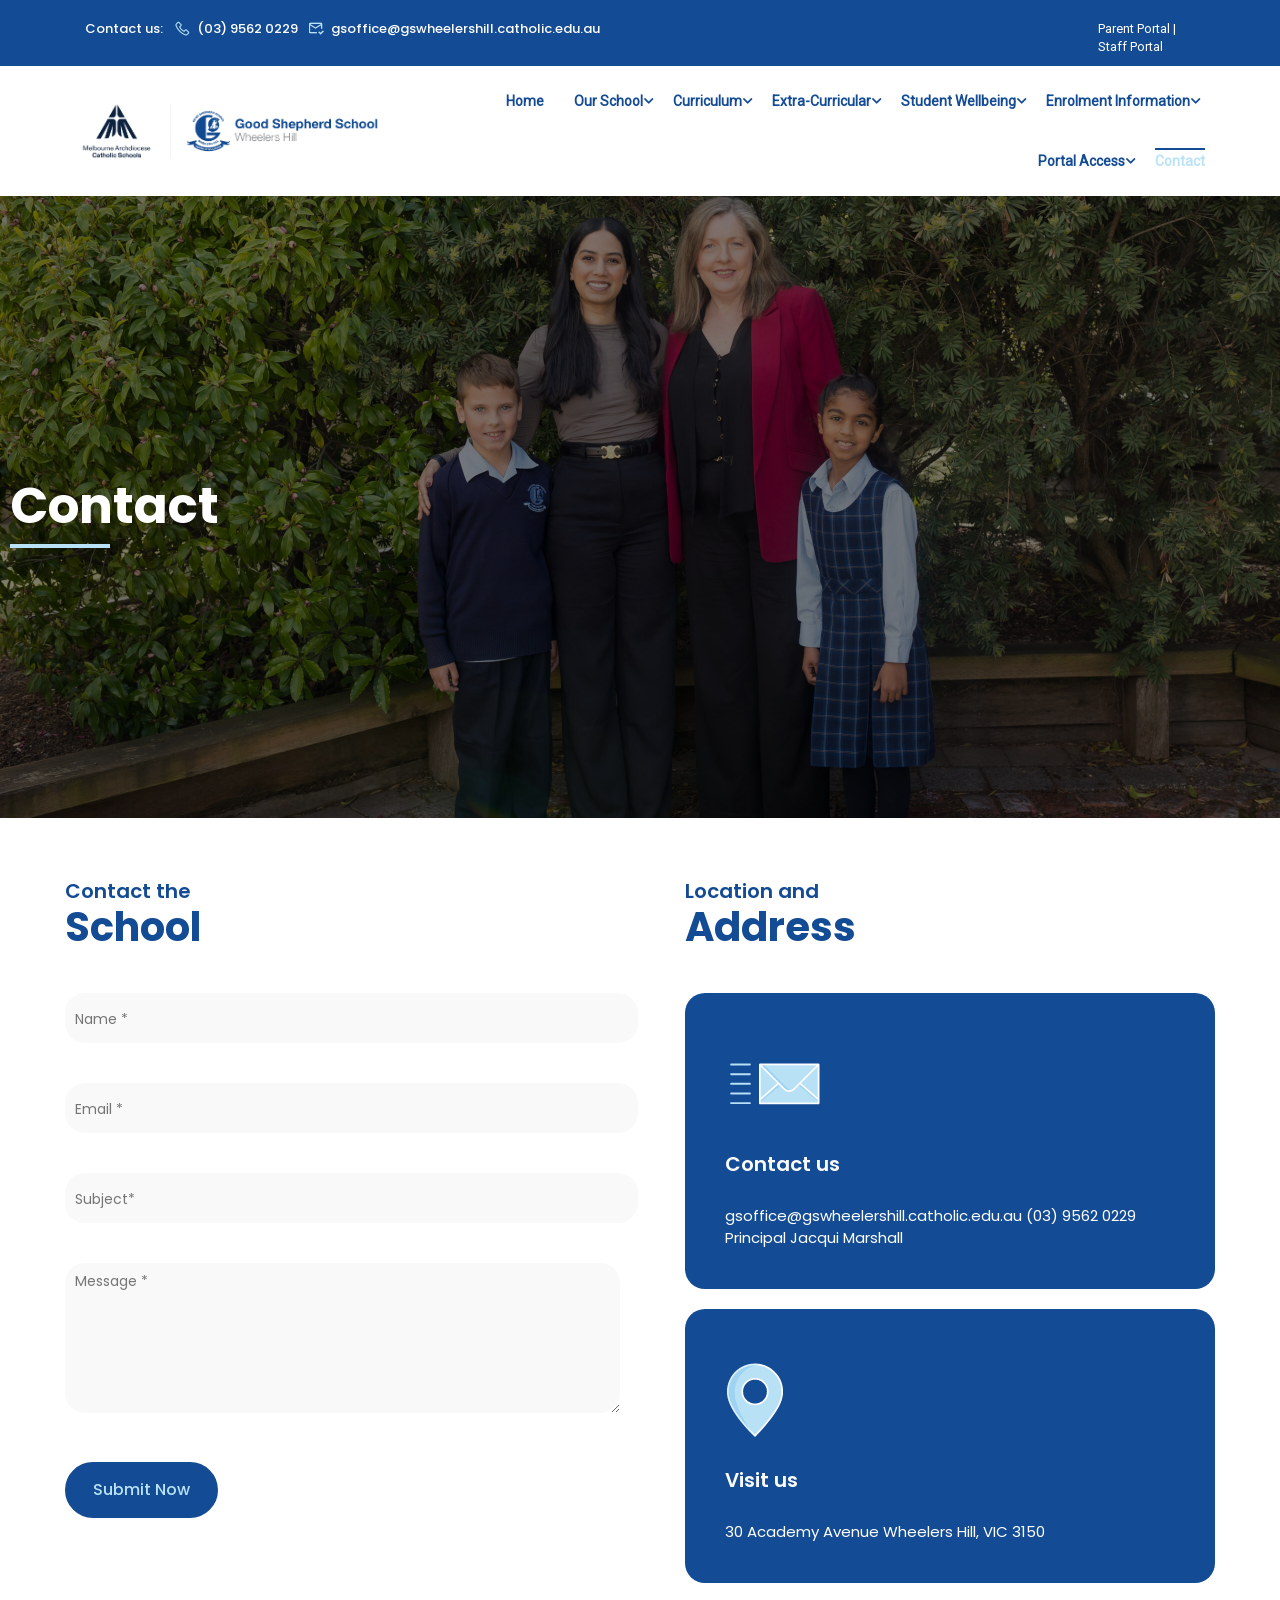
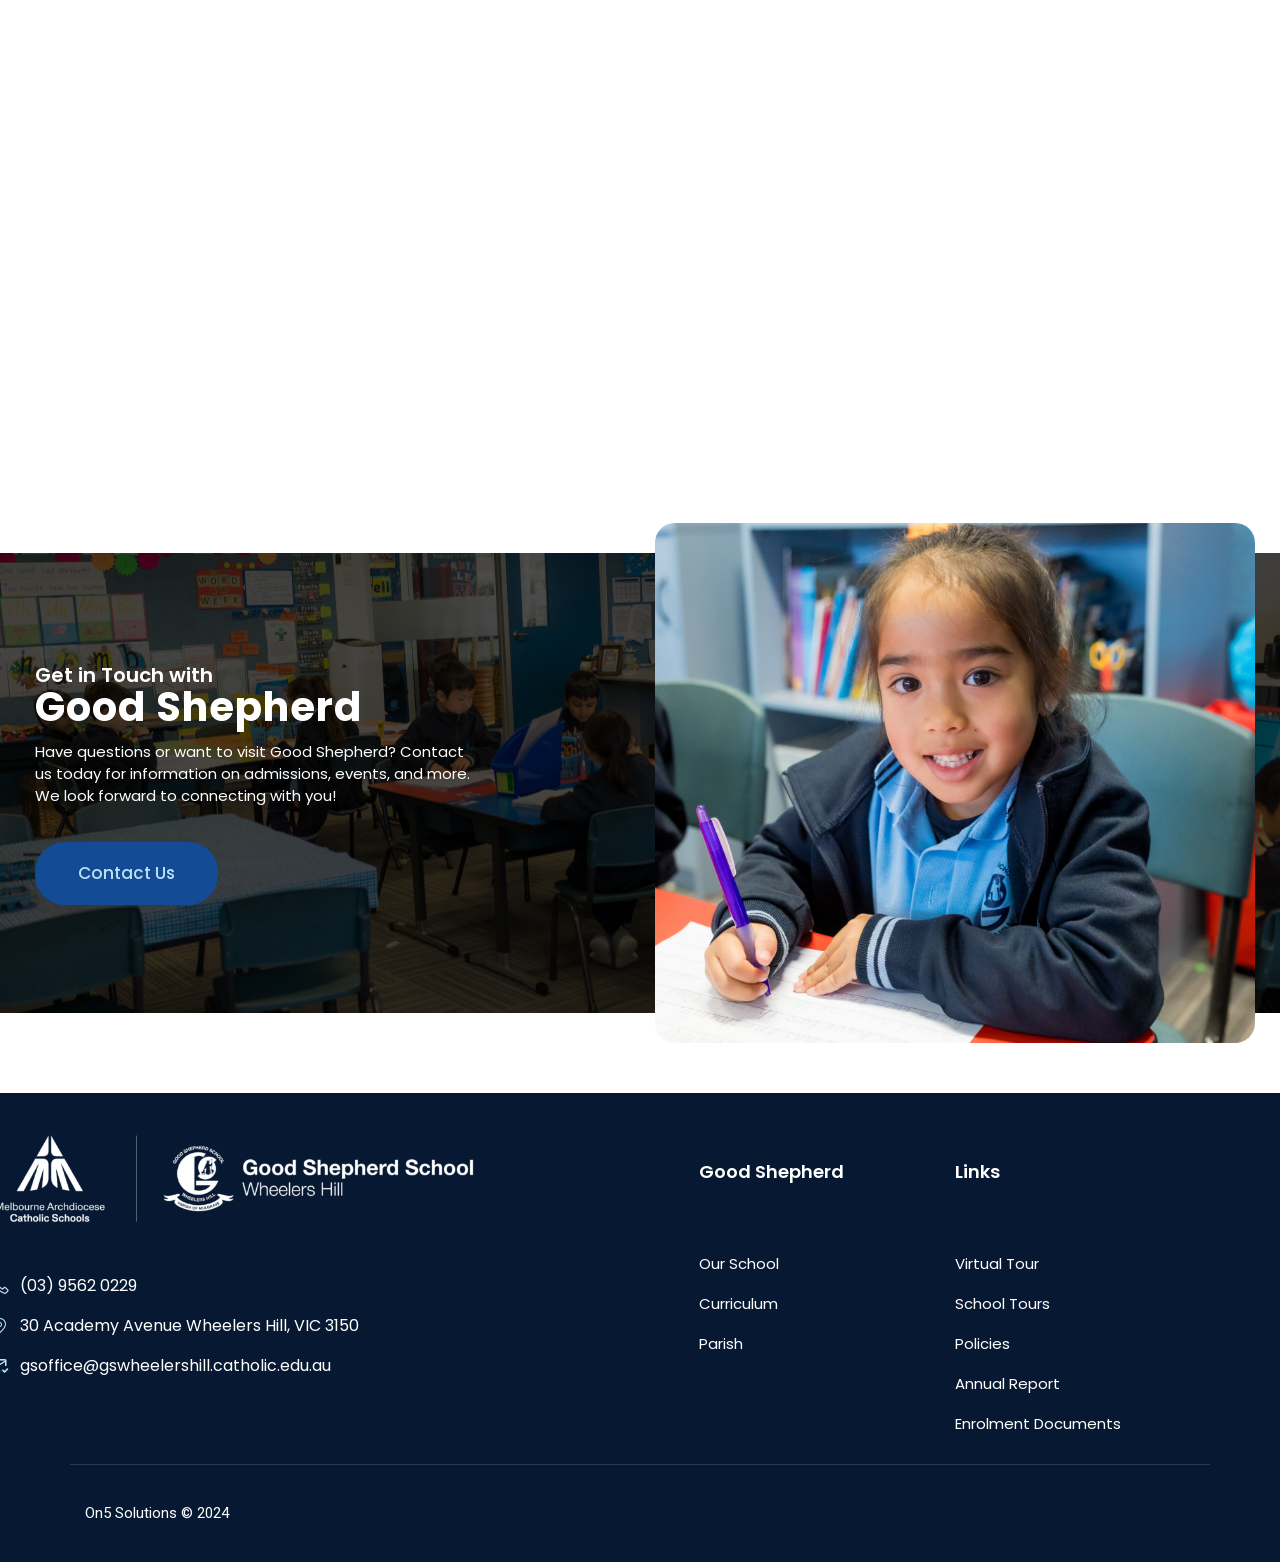
<file: contact.html>
<!DOCTYPE html><html itemscope itemtype="#" lang="en-AU"><head><meta charset="UTF-8"><meta name="viewport" content="width=device-width, initial-scale=1"><link rel="profile" href="#"><link rel="pingback" href="#.php"><title>Contact &#8211; Good Shepherd Primary School</title><link rel="stylesheet" id="siteground-optimizer-combined-css-393fb88040d11cd6153a8e68733f4ab7" href="assets/downloaded/siteground-optimizer-combined-css-393fb88040d11cd6153a8e68733f4ab7-3c8d0ca4b7.css" media="all" /><meta name='robots' content='noindex, nofollow' /><link rel="alternate" type="application/rss+xml" title="Good Shepherd Primary School &raquo; Feed" href="#/" /><link rel="alternate" type="application/rss+xml" title="Good Shepherd Primary School &raquo; Comments Feed" href="#/feed/" /><link rel="alternate" title="oEmbed (JSON)" type="application/json+oembed" href="#/oembed/1.0/embed?url=https%3A%2F%2Fgoodshep.vic.edu.au%2Fcontact%2F" /><link rel="alternate" title="oEmbed (XML)" type="text/xml+oembed" href="#/oembed/1.0/embed?url=https%3A%2F%2Fgoodshep.vic.edu.au%2Fcontact%2F&#038;format=xml" /> <style id="wp-img-auto-sizes-contain-inline-css"> img:is([sizes=auto i],[sizes^="auto," i]){contain-intrinsic-size:3000px 1500px}
/*# sourceURL=wp-img-auto-sizes-contain-inline-css */ </style> <style id="classic-theme-styles-inline-css"> /*! This file is auto-generated */
.wp-block-button__link{color:#fff;background-color:#32373c;border-radius:9999px;box-shadow:none;text-decoration:none;padding:calc(.667em + 2px) calc(1.333em + 2px);font-size:1.125em}.wp-block-file__button{background:#32373c;color:#fff;text-decoration:none}
/*# sourceURL=/wp-includes/css/classic-themes.min.css */ </style> <style id="global-styles-inline-css"> :root{--wp--preset--aspect-ratio--square: 1;--wp--preset--aspect-ratio--4-3: 4/3;--wp--preset--aspect-ratio--3-4: 3/4;--wp--preset--aspect-ratio--3-2: 3/2;--wp--preset--aspect-ratio--2-3: 2/3;--wp--preset--aspect-ratio--16-9: 16/9;--wp--preset--aspect-ratio--9-16: 9/16;--wp--preset--color--black: #000000;--wp--preset--color--cyan-bluish-gray: #abb8c3;--wp--preset--color--white: #ffffff;--wp--preset--color--pale-pink: #f78da7;--wp--preset--color--vivid-red: #cf2e2e;--wp--preset--color--luminous-vivid-orange: #ff6900;--wp--preset--color--luminous-vivid-amber: #fcb900;--wp--preset--color--light-green-cyan: #7bdcb5;--wp--preset--color--vivid-green-cyan: #00d084;--wp--preset--color--pale-cyan-blue: #8ed1fc;--wp--preset--color--vivid-cyan-blue: #0693e3;--wp--preset--color--vivid-purple: #9b51e0;--wp--preset--color--primary: #134b95;--wp--preset--color--title: #333;--wp--preset--color--sub-title: #999;--wp--preset--color--border-input: #ddd;--wp--preset--gradient--vivid-cyan-blue-to-vivid-purple: linear-gradient(135deg,rgb(6,147,227) 0%,rgb(155,81,224) 100%);--wp--preset--gradient--light-green-cyan-to-vivid-green-cyan: linear-gradient(135deg,rgb(122,220,180) 0%,rgb(0,208,130) 100%);--wp--preset--gradient--luminous-vivid-amber-to-luminous-vivid-orange: linear-gradient(135deg,rgb(252,185,0) 0%,rgb(255,105,0) 100%);--wp--preset--gradient--luminous-vivid-orange-to-vivid-red: linear-gradient(135deg,rgb(255,105,0) 0%,rgb(207,46,46) 100%);--wp--preset--gradient--very-light-gray-to-cyan-bluish-gray: linear-gradient(135deg,rgb(238,238,238) 0%,rgb(169,184,195) 100%);--wp--preset--gradient--cool-to-warm-spectrum: linear-gradient(135deg,rgb(74,234,220) 0%,rgb(151,120,209) 20%,rgb(207,42,186) 40%,rgb(238,44,130) 60%,rgb(251,105,98) 80%,rgb(254,248,76) 100%);--wp--preset--gradient--blush-light-purple: linear-gradient(135deg,rgb(255,206,236) 0%,rgb(152,150,240) 100%);--wp--preset--gradient--blush-bordeaux: linear-gradient(135deg,rgb(254,205,165) 0%,rgb(254,45,45) 50%,rgb(107,0,62) 100%);--wp--preset--gradient--luminous-dusk: linear-gradient(135deg,rgb(255,203,112) 0%,rgb(199,81,192) 50%,rgb(65,88,208) 100%);--wp--preset--gradient--pale-ocean: linear-gradient(135deg,rgb(255,245,203) 0%,rgb(182,227,212) 50%,rgb(51,167,181) 100%);--wp--preset--gradient--electric-grass: linear-gradient(135deg,rgb(202,248,128) 0%,rgb(113,206,126) 100%);--wp--preset--gradient--midnight: linear-gradient(135deg,rgb(2,3,129) 0%,rgb(40,116,252) 100%);--wp--preset--font-size--small: 13px;--wp--preset--font-size--medium: 20px;--wp--preset--font-size--large: 28px;--wp--preset--font-size--x-large: 42px;--wp--preset--font-size--normal: 15px;--wp--preset--font-size--huge: 36px;--wp--preset--spacing--20: 0.44rem;--wp--preset--spacing--30: 0.67rem;--wp--preset--spacing--40: 1rem;--wp--preset--spacing--50: 1.5rem;--wp--preset--spacing--60: 2.25rem;--wp--preset--spacing--70: 3.38rem;--wp--preset--spacing--80: 5.06rem;--wp--preset--shadow--natural: 6px 6px 9px rgba(0, 0, 0, 0.2);--wp--preset--shadow--deep: 12px 12px 50px rgba(0, 0, 0, 0.4);--wp--preset--shadow--sharp: 6px 6px 0px rgba(0, 0, 0, 0.2);--wp--preset--shadow--outlined: 6px 6px 0px -3px rgb(255, 255, 255), 6px 6px rgb(0, 0, 0);--wp--preset--shadow--crisp: 6px 6px 0px rgb(0, 0, 0);}:where(body) { margin: 0; }:where(.is-layout-flex){gap: 0.5em;}:where(.is-layout-grid){gap: 0.5em;}body .is-layout-flex{display: flex;}.is-layout-flex{flex-wrap: wrap;align-items: center;}.is-layout-flex > :is(*, div){margin: 0;}body .is-layout-grid{display: grid;}.is-layout-grid > :is(*, div){margin: 0;}body{padding-top: 0px;padding-right: 0px;padding-bottom: 0px;padding-left: 0px;}:root :where(.wp-element-button, .wp-block-button__link){background-color: #32373c;border-width: 0;color: #fff;font-family: inherit;font-size: inherit;font-style: inherit;font-weight: inherit;letter-spacing: inherit;line-height: inherit;padding-top: calc(0.667em + 2px);padding-right: calc(1.333em + 2px);padding-bottom: calc(0.667em + 2px);padding-left: calc(1.333em + 2px);text-decoration: none;text-transform: inherit;}.has-black-color{color: var(--wp--preset--color--black) !important;}.has-cyan-bluish-gray-color{color: var(--wp--preset--color--cyan-bluish-gray) !important;}.has-white-color{color: var(--wp--preset--color--white) !important;}.has-pale-pink-color{color: var(--wp--preset--color--pale-pink) !important;}.has-vivid-red-color{color: var(--wp--preset--color--vivid-red) !important;}.has-luminous-vivid-orange-color{color: var(--wp--preset--color--luminous-vivid-orange) !important;}.has-luminous-vivid-amber-color{color: var(--wp--preset--color--luminous-vivid-amber) !important;}.has-light-green-cyan-color{color: var(--wp--preset--color--light-green-cyan) !important;}.has-vivid-green-cyan-color{color: var(--wp--preset--color--vivid-green-cyan) !important;}.has-pale-cyan-blue-color{color: var(--wp--preset--color--pale-cyan-blue) !important;}.has-vivid-cyan-blue-color{color: var(--wp--preset--color--vivid-cyan-blue) !important;}.has-vivid-purple-color{color: var(--wp--preset--color--vivid-purple) !important;}.has-primary-color{color: var(--wp--preset--color--primary) !important;}.has-title-color{color: var(--wp--preset--color--title) !important;}.has-sub-title-color{color: var(--wp--preset--color--sub-title) !important;}.has-border-input-color{color: var(--wp--preset--color--border-input) !important;}.has-black-background-color{background-color: var(--wp--preset--color--black) !important;}.has-cyan-bluish-gray-background-color{background-color: var(--wp--preset--color--cyan-bluish-gray) !important;}.has-white-background-color{background-color: var(--wp--preset--color--white) !important;}.has-pale-pink-background-color{background-color: var(--wp--preset--color--pale-pink) !important;}.has-vivid-red-background-color{background-color: var(--wp--preset--color--vivid-red) !important;}.has-luminous-vivid-orange-background-color{background-color: var(--wp--preset--color--luminous-vivid-orange) !important;}.has-luminous-vivid-amber-background-color{background-color: var(--wp--preset--color--luminous-vivid-amber) !important;}.has-light-green-cyan-background-color{background-color: var(--wp--preset--color--light-green-cyan) !important;}.has-vivid-green-cyan-background-color{background-color: var(--wp--preset--color--vivid-green-cyan) !important;}.has-pale-cyan-blue-background-color{background-color: var(--wp--preset--color--pale-cyan-blue) !important;}.has-vivid-cyan-blue-background-color{background-color: var(--wp--preset--color--vivid-cyan-blue) !important;}.has-vivid-purple-background-color{background-color: var(--wp--preset--color--vivid-purple) !important;}.has-primary-background-color{background-color: var(--wp--preset--color--primary) !important;}.has-title-background-color{background-color: var(--wp--preset--color--title) !important;}.has-sub-title-background-color{background-color: var(--wp--preset--color--sub-title) !important;}.has-border-input-background-color{background-color: var(--wp--preset--color--border-input) !important;}.has-black-border-color{border-color: var(--wp--preset--color--black) !important;}.has-cyan-bluish-gray-border-color{border-color: var(--wp--preset--color--cyan-bluish-gray) !important;}.has-white-border-color{border-color: var(--wp--preset--color--white) !important;}.has-pale-pink-border-color{border-color: var(--wp--preset--color--pale-pink) !important;}.has-vivid-red-border-color{border-color: var(--wp--preset--color--vivid-red) !important;}.has-luminous-vivid-orange-border-color{border-color: var(--wp--preset--color--luminous-vivid-orange) !important;}.has-luminous-vivid-amber-border-color{border-color: var(--wp--preset--color--luminous-vivid-amber) !important;}.has-light-green-cyan-border-color{border-color: var(--wp--preset--color--light-green-cyan) !important;}.has-vivid-green-cyan-border-color{border-color: var(--wp--preset--color--vivid-green-cyan) !important;}.has-pale-cyan-blue-border-color{border-color: var(--wp--preset--color--pale-cyan-blue) !important;}.has-vivid-cyan-blue-border-color{border-color: var(--wp--preset--color--vivid-cyan-blue) !important;}.has-vivid-purple-border-color{border-color: var(--wp--preset--color--vivid-purple) !important;}.has-primary-border-color{border-color: var(--wp--preset--color--primary) !important;}.has-title-border-color{border-color: var(--wp--preset--color--title) !important;}.has-sub-title-border-color{border-color: var(--wp--preset--color--sub-title) !important;}.has-border-input-border-color{border-color: var(--wp--preset--color--border-input) !important;}.has-vivid-cyan-blue-to-vivid-purple-gradient-background{background: var(--wp--preset--gradient--vivid-cyan-blue-to-vivid-purple) !important;}.has-light-green-cyan-to-vivid-green-cyan-gradient-background{background: var(--wp--preset--gradient--light-green-cyan-to-vivid-green-cyan) !important;}.has-luminous-vivid-amber-to-luminous-vivid-orange-gradient-background{background: var(--wp--preset--gradient--luminous-vivid-amber-to-luminous-vivid-orange) !important;}.has-luminous-vivid-orange-to-vivid-red-gradient-background{background: var(--wp--preset--gradient--luminous-vivid-orange-to-vivid-red) !important;}.has-very-light-gray-to-cyan-bluish-gray-gradient-background{background: var(--wp--preset--gradient--very-light-gray-to-cyan-bluish-gray) !important;}.has-cool-to-warm-spectrum-gradient-background{background: var(--wp--preset--gradient--cool-to-warm-spectrum) !important;}.has-blush-light-purple-gradient-background{background: var(--wp--preset--gradient--blush-light-purple) !important;}.has-blush-bordeaux-gradient-background{background: var(--wp--preset--gradient--blush-bordeaux) !important;}.has-luminous-dusk-gradient-background{background: var(--wp--preset--gradient--luminous-dusk) !important;}.has-pale-ocean-gradient-background{background: var(--wp--preset--gradient--pale-ocean) !important;}.has-electric-grass-gradient-background{background: var(--wp--preset--gradient--electric-grass) !important;}.has-midnight-gradient-background{background: var(--wp--preset--gradient--midnight) !important;}.has-small-font-size{font-size: var(--wp--preset--font-size--small) !important;}.has-medium-font-size{font-size: var(--wp--preset--font-size--medium) !important;}.has-large-font-size{font-size: var(--wp--preset--font-size--large) !important;}.has-x-large-font-size{font-size: var(--wp--preset--font-size--x-large) !important;}.has-normal-font-size{font-size: var(--wp--preset--font-size--normal) !important;}.has-huge-font-size{font-size: var(--wp--preset--font-size--huge) !important;}
:root :where(.wp-block-icon svg){width: 24px;}
:where(.wp-block-post-template.is-layout-flex){gap: 1.25em;}:where(.wp-block-post-template.is-layout-grid){gap: 1.25em;}
:where(.wp-block-term-template.is-layout-flex){gap: 1.25em;}:where(.wp-block-term-template.is-layout-grid){gap: 1.25em;}
:where(.wp-block-columns.is-layout-flex){gap: 2em;}:where(.wp-block-columns.is-layout-grid){gap: 2em;}
:root :where(.wp-block-pullquote){font-size: 1.5em;line-height: 1.6;}
/*# sourceURL=global-styles-inline-css */ </style> <style id="elementor-frontend-inline-css"> .elementor-kit-8941{--e-global-color-primary:#134B95;--e-global-color-secondary:#B9E2F6;--e-global-color-text:#000000;--e-global-color-accent:#0F2F5A;--e-global-color-4588661:#A59130;--e-global-color-5f782af:#FFFFFF;--e-global-color-6b28c0b:#000000;--e-global-color-aac5579:#185FAF;}.elementor-kit-8941 e-page-transition{background-color:#FFBC7D;}.elementor-section.elementor-section-boxed > .elementor-container{max-width:1170px;}.e-con{--container-max-width:1170px;}.elementor-widget:not(:last-child){margin-block-end:20px;}.elementor-element{--widgets-spacing:20px 20px;--widgets-spacing-row:20px;--widgets-spacing-column:20px;}{}h1.entry-title{display:var(--page-title-display);}@media(max-width:1024px){.elementor-section.elementor-section-boxed > .elementor-container{max-width:1024px;}.e-con{--container-max-width:1024px;}}@media(max-width:767px){.elementor-section.elementor-section-boxed > .elementor-container{max-width:767px;}.e-con{--container-max-width:767px;}}
.elementor-17527 .elementor-element.elementor-element-d9115ff{--display:flex;--flex-direction:column;--container-widget-width:100%;--container-widget-height:initial;--container-widget-flex-grow:0;--container-widget-align-self:initial;--flex-wrap-mobile:wrap;--overlay-opacity:0.5;}.elementor-17527 .elementor-element.elementor-element-d9115ff:not(.elementor-motion-effects-element-type-background), .elementor-17527 .elementor-element.elementor-element-d9115ff > .elementor-motion-effects-container > .elementor-motion-effects-layer{background-image:url("assets/downloaded/contact-us-scaled-554a78ff8e.jpg");background-position:0px -122px;background-size:cover;}.elementor-17527 .elementor-element.elementor-element-d9115ff::before, .elementor-17527 .elementor-element.elementor-element-d9115ff > .elementor-background-video-container::before, .elementor-17527 .elementor-element.elementor-element-d9115ff > .e-con-inner > .elementor-background-video-container::before, .elementor-17527 .elementor-element.elementor-element-d9115ff > .elementor-background-slideshow::before, .elementor-17527 .elementor-element.elementor-element-d9115ff > .e-con-inner > .elementor-background-slideshow::before, .elementor-17527 .elementor-element.elementor-element-d9115ff > .elementor-motion-effects-container > .elementor-motion-effects-layer::before{background-color:#000000;--background-overlay:'';}.elementor-17527 .elementor-element.elementor-element-75bba61 > .elementor-widget-container{margin:0px 0px 260px 0px;padding:260px 0px 0px 0px;}.elementor-17527 .elementor-element.elementor-element-75bba61 .sc_heading .title{font-family:"Poppins", Sans-serif;font-size:50px;font-weight:700;}.elementor-17527 .elementor-element.elementor-element-75bba61 .sc_heading .title,.elementor-17527 .elementor-element.elementor-element-75bba61 .sc_heading .clone{color:#FFFFFF;}.elementor-17527 .elementor-element.elementor-element-75bba61 .sc_heading .title .thim-color{color:#C72027;}.elementor-17527 .elementor-element.elementor-element-75bba61 .sc_heading .line{width:100px;height:4px;background-color:var( --e-global-color-secondary );}.elementor-17527 .elementor-element.elementor-element-2af9aac{--display:flex;--flex-direction:row;--container-widget-width:initial;--container-widget-height:100%;--container-widget-flex-grow:1;--container-widget-align-self:stretch;--flex-wrap-mobile:wrap;--gap:0px 50px;--row-gap:0px;--column-gap:50px;--margin-top:40px;--margin-bottom:0px;--margin-left:0px;--margin-right:0px;}.elementor-17527 .elementor-element.elementor-element-462f353{--display:flex;--flex-direction:column;--container-widget-width:100%;--container-widget-height:initial;--container-widget-flex-grow:0;--container-widget-align-self:initial;--flex-wrap-mobile:wrap;}.elementor-17527 .elementor-element.elementor-element-462f353.e-con{--flex-grow:0;--flex-shrink:0;}.elementor-widget-heading .elementor-heading-title{line-height:var( --e-global-typography-primary-line-height );color:var( --e-global-color-primary );}.elementor-17527 .elementor-element.elementor-element-828029a .elementor-heading-title{font-family:"Poppins", Sans-serif;font-size:20px;font-weight:600;line-height:1.3em;}.elementor-17527 .elementor-element.elementor-element-a2f0b1f > .elementor-widget-container{margin:-23px 0px 20px 0px;}.elementor-17527 .elementor-element.elementor-element-a2f0b1f .elementor-heading-title{font-family:"Poppins", Sans-serif;font-size:40px;font-weight:700;line-height:1.3em;color:var( --e-global-color-primary );}.elementor-17527 .elementor-element.elementor-element-86a629c .jeg-elementor-kit.jkit-contact-form-7{text-align:left;}.elementor-17527 .elementor-element.elementor-element-86a629c .jeg-elementor-kit.jkit-contact-form-7 form label{text-align:left;max-width:380px;}.elementor-17527 .elementor-element.elementor-element-86a629c .jeg-elementor-kit.jkit-contact-form-7 form input:not([type=submit]):not([type=checkbox]):not([type=radio]), .elementor-17527 .elementor-element.elementor-element-86a629c .jeg-elementor-kit.jkit-contact-form-7 form select{height:50px;}.elementor-17527 .elementor-element.elementor-element-86a629c .jeg-elementor-kit.jkit-contact-form-7 form textarea{height:150px;}.elementor-17527 .elementor-element.elementor-element-86a629c .jeg-elementor-kit.jkit-contact-form-7 form input:not([type=submit]):not([type=checkbox]):not([type=radio])::placeholder, .elementor-17527 .elementor-element.elementor-element-86a629c .jeg-elementor-kit.jkit-contact-form-7 form textarea::placeholder, .elementor-17527 .elementor-element.elementor-element-86a629c .jeg-elementor-kit.jkit-contact-form-7 form select::placeholder{font-size:14px;}.elementor-17527 .elementor-element.elementor-element-e43db11{--display:flex;--flex-direction:column;--container-widget-width:100%;--container-widget-height:initial;--container-widget-flex-grow:0;--container-widget-align-self:initial;--flex-wrap-mobile:wrap;}.elementor-17527 .elementor-element.elementor-element-8fc7cde > .elementor-widget-container{margin:0px 0px 0px 0px;}.elementor-17527 .elementor-element.elementor-element-8fc7cde{text-align:start;}.elementor-17527 .elementor-element.elementor-element-8fc7cde .elementor-heading-title{font-family:"Poppins", Sans-serif;font-size:20px;font-weight:600;line-height:1.3em;}.elementor-17527 .elementor-element.elementor-element-254738e > .elementor-widget-container{margin:-23px 0px 20px 0px;}.elementor-17527 .elementor-element.elementor-element-254738e{text-align:start;}.elementor-17527 .elementor-element.elementor-element-254738e .elementor-heading-title{font-family:"Poppins", Sans-serif;font-size:40px;font-weight:700;line-height:1.3em;}.elementor-17527 .elementor-element.elementor-element-0c7209b.jkit-equal-height-enable, .elementor-17527 .elementor-element.elementor-element-0c7209b.jkit-equal-height-enable .elementor-widget-container, .elementor-17527 .elementor-element.elementor-element-0c7209b.jkit-equal-height-enable .jeg-elementor-kit.jkit-icon-box, .elementor-17527 .elementor-element.elementor-element-0c7209b.jkit-equal-height-enable .jeg-elementor-kit.jkit-icon-box .jkit-icon-box-wrapper{height:100%;}.elementor-17527 .elementor-element.elementor-element-0c7209b .jeg-elementor-kit.jkit-icon-box .jkit-icon-box-wrapper{background-color:var( --e-global-color-primary );text-align:left;padding:40px 40px 40px 40px;border-style:solid;border-width:0px 0px 0px 0px;border-color:#DDDDDD;border-radius:20px 20px 20px 20px;}.elementor-17527 .elementor-element.elementor-element-0c7209b .jeg-elementor-kit.jkit-icon-box .title{margin:15px 0px 10px 0px;color:#FBFBFB;font-family:"Poppins", Sans-serif;font-size:20px;font-weight:600;}.elementor-17527 .elementor-element.elementor-element-0c7209b .jeg-elementor-kit.jkit-icon-box .icon-box.icon-box-body .icon-box-description{color:#FFFFFF;font-family:"Poppins", Sans-serif;font-size:15px;font-weight:400;line-height:22px;margin:25px 0px 0px 0px;}.elementor-17527 .elementor-element.elementor-element-0c7209b .jeg-elementor-kit.jkit-icon-box .hover-watermark i{font-size:100px;}.elementor-17527 .elementor-element.elementor-element-0c7209b .jeg-elementor-kit.jkit-icon-box .hover-watermark svg{width:100px;}.elementor-17527 .elementor-element.elementor-element-0c7209b .jeg-elementor-kit.jkit-icon-box .icon-box > .icon{color:var( --e-global-color-secondary );margin:0px 0px 20px 0px;height:80px;width:100px;}.elementor-17527 .elementor-element.elementor-element-0c7209b .jeg-elementor-kit.jkit-icon-box .icon-box > .icon svg{fill:var( --e-global-color-secondary );width:60px;}.elementor-17527 .elementor-element.elementor-element-0c7209b .jeg-elementor-kit.jkit-icon-box .icon-box > .icon i{font-size:60px;}.elementor-17527 .elementor-element.elementor-element-c9ad753.jkit-equal-height-enable, .elementor-17527 .elementor-element.elementor-element-c9ad753.jkit-equal-height-enable .elementor-widget-container, .elementor-17527 .elementor-element.elementor-element-c9ad753.jkit-equal-height-enable .jeg-elementor-kit.jkit-icon-box, .elementor-17527 .elementor-element.elementor-element-c9ad753.jkit-equal-height-enable .jeg-elementor-kit.jkit-icon-box .jkit-icon-box-wrapper{height:100%;}.elementor-17527 .elementor-element.elementor-element-c9ad753 .jeg-elementor-kit.jkit-icon-box .jkit-icon-box-wrapper{background-color:var( --e-global-color-primary );text-align:left;padding:40px 40px 40px 40px;border-style:solid;border-width:0px 0px 0px 0px;border-color:#DDDDDD;border-radius:20px 20px 20px 20px;}.elementor-17527 .elementor-element.elementor-element-c9ad753 .jeg-elementor-kit.jkit-icon-box .title{margin:15px 0px 10px 0px;color:#FBFBFB;font-family:"Poppins", Sans-serif;font-size:20px;font-weight:600;}.elementor-17527 .elementor-element.elementor-element-c9ad753 .jeg-elementor-kit.jkit-icon-box .icon-box.icon-box-body .icon-box-description{color:#FFFFFF;font-family:"Poppins", Sans-serif;font-size:15px;font-weight:400;line-height:22px;margin:25px 0px 0px 0px;}.elementor-17527 .elementor-element.elementor-element-c9ad753 .jeg-elementor-kit.jkit-icon-box .hover-watermark i{font-size:100px;}.elementor-17527 .elementor-element.elementor-element-c9ad753 .jeg-elementor-kit.jkit-icon-box .hover-watermark svg{width:100px;}.elementor-17527 .elementor-element.elementor-element-c9ad753 .jeg-elementor-kit.jkit-icon-box .icon-box > .icon{color:var( --e-global-color-secondary );margin:0px 0px 20px -20px;height:80px;width:100px;}.elementor-17527 .elementor-element.elementor-element-c9ad753 .jeg-elementor-kit.jkit-icon-box .icon-box > .icon svg{fill:var( --e-global-color-secondary );width:60px;}.elementor-17527 .elementor-element.elementor-element-c9ad753 .jeg-elementor-kit.jkit-icon-box .icon-box > .icon i{font-size:60px;}.elementor-17527 .elementor-element.elementor-element-443198b{--display:flex;--flex-direction:column;--container-widget-width:100%;--container-widget-height:initial;--container-widget-flex-grow:0;--container-widget-align-self:initial;--flex-wrap-mobile:wrap;--margin-top:30px;--margin-bottom:30px;--margin-left:0px;--margin-right:0px;}.elementor-17527 .elementor-element.elementor-element-20aa3ee iframe{height:400px;}.elementor-17527 .elementor-element.elementor-element-4a8032b:not(.elementor-motion-effects-element-type-background), .elementor-17527 .elementor-element.elementor-element-4a8032b > .elementor-motion-effects-container > .elementor-motion-effects-layer{background-color:#4B4B4B00;background-image:url("assets/downloaded/GetInTouchBanner-scaled-da0276856e.jpg");background-position:center center;background-repeat:no-repeat;background-size:cover;}.elementor-17527 .elementor-element.elementor-element-4a8032b > .elementor-background-overlay{background-color:#000000;opacity:0.7;transition:background 0.3s, border-radius 0.3s, opacity 0.3s;}.elementor-17527 .elementor-element.elementor-element-4a8032b > .elementor-container{max-width:1250px;}.elementor-17527 .elementor-element.elementor-element-4a8032b{transition:background 0.3s, border 0.3s, border-radius 0.3s, box-shadow 0.3s;margin-top:100px;margin-bottom:80px;padding:0px 0px 0px 0px;}.elementor-bc-flex-widget .elementor-17527 .elementor-element.elementor-element-f31a4a2.elementor-column .elementor-widget-wrap{align-items:center;}.elementor-17527 .elementor-element.elementor-element-f31a4a2.elementor-column.elementor-element[data-element_type="column"] > .elementor-widget-wrap.elementor-element-populated{align-content:center;align-items:center;}.elementor-17527 .elementor-element.elementor-element-f31a4a2 > .elementor-element-populated{margin:10px 120px 10px 10px;--e-column-margin-right:120px;--e-column-margin-left:10px;}.elementor-17527 .elementor-element.elementor-element-539281d > .elementor-widget-container{margin:0px 0px -15px 0px;}.elementor-17527 .elementor-element.elementor-element-539281d{text-align:start;}.elementor-17527 .elementor-element.elementor-element-539281d .elementor-heading-title{font-family:"Poppins", Sans-serif;font-size:20px;font-weight:600;color:var( --e-global-color-5f782af );}.elementor-17527 .elementor-element.elementor-element-04a7274 > .elementor-widget-container{margin:0px 0px 0px 0px;}.elementor-17527 .elementor-element.elementor-element-04a7274{text-align:start;}.elementor-17527 .elementor-element.elementor-element-04a7274 .elementor-heading-title{font-family:"Poppins", Sans-serif;font-size:40px;font-weight:700;letter-spacing:1.1px;color:var( --e-global-color-5f782af );}.elementor-widget-text-editor{font-weight:var( --e-global-typography-text-font-weight );color:var( --e-global-color-text );}.elementor-widget-text-editor.elementor-drop-cap-view-stacked .elementor-drop-cap{background-color:var( --e-global-color-primary );}.elementor-widget-text-editor.elementor-drop-cap-view-framed .elementor-drop-cap, .elementor-widget-text-editor.elementor-drop-cap-view-default .elementor-drop-cap{color:var( --e-global-color-primary );border-color:var( --e-global-color-primary );}.elementor-17527 .elementor-element.elementor-element-f870f15{text-align:start;font-family:"Poppins", Sans-serif;font-size:15px;font-weight:400;line-height:22px;color:var( --e-global-color-5f782af );}.elementor-widget-button .elementor-button{background-color:var( --e-global-color-accent );}.elementor-17527 .elementor-element.elementor-element-f430261 .elementor-button{background-color:var( --e-global-color-primary );font-family:"Poppins", Sans-serif;font-size:17px;font-weight:500;fill:var( --e-global-color-secondary );color:var( --e-global-color-secondary );border-style:solid;border-width:3px 3px 3px 3px;border-color:var( --e-global-color-primary );border-radius:30px 30px 30px 30px;padding:20px 40px 20px 40px;}.elementor-17527 .elementor-element.elementor-element-f430261 .elementor-button:hover, .elementor-17527 .elementor-element.elementor-element-f430261 .elementor-button:focus{background-color:var( --e-global-color-secondary );color:var( --e-global-color-primary );}.elementor-17527 .elementor-element.elementor-element-f430261 > .elementor-widget-container{padding:15px 0px 0px 0px;}.elementor-17527 .elementor-element.elementor-element-f430261 .elementor-button:hover svg, .elementor-17527 .elementor-element.elementor-element-f430261 .elementor-button:focus svg{fill:var( --e-global-color-primary );}.elementor-17527 .elementor-element.elementor-element-8598b31 > .elementor-element-populated{transition:background 0.3s, border 0.3s, border-radius 0.3s, box-shadow 0.3s;margin:-30px 10px -30px 40px;--e-column-margin-right:10px;--e-column-margin-left:40px;padding:0px 0px 0px 0px;}.elementor-17527 .elementor-element.elementor-element-8598b31 > .elementor-element-populated > .elementor-background-overlay{transition:background 0.3s, border-radius 0.3s, opacity 0.3s;}.elementor-17527 .elementor-element.elementor-element-5b746a5{margin-top:0px;margin-bottom:0px;z-index:3;}.elementor-17527 .elementor-element.elementor-element-48ab572:not(.elementor-motion-effects-element-type-background) > .elementor-widget-wrap, .elementor-17527 .elementor-element.elementor-element-48ab572 > .elementor-widget-wrap > .elementor-motion-effects-container > .elementor-motion-effects-layer{background-image:url("assets/downloaded/GetInTouchBanner_SmallerTile-scaled-f72836dd6a.jpg");background-position:center right;background-repeat:no-repeat;background-size:cover;}.elementor-17527 .elementor-element.elementor-element-48ab572 > .elementor-element-populated >  .elementor-background-overlay{opacity:0.76;}.elementor-17527 .elementor-element.elementor-element-48ab572 > .elementor-element-populated, .elementor-17527 .elementor-element.elementor-element-48ab572 > .elementor-element-populated > .elementor-background-overlay, .elementor-17527 .elementor-element.elementor-element-48ab572 > .elementor-background-slideshow{border-radius:20px 20px 20px 20px;}.elementor-17527 .elementor-element.elementor-element-48ab572 > .elementor-element-populated{transition:background 0.3s, border 0.3s, border-radius 0.3s, box-shadow 0.3s;padding:100px 70px 100px 70px;}.elementor-17527 .elementor-element.elementor-element-48ab572 > .elementor-element-populated > .elementor-background-overlay{transition:background 0.3s, border-radius 0.3s, opacity 0.3s;}.elementor-17527 .elementor-element.elementor-element-e7f4d9e{--spacer-size:320px;}@media(min-width:768px){.elementor-17527 .elementor-element.elementor-element-d9115ff{--content-width:1275px;}.elementor-17527 .elementor-element.elementor-element-462f353{--width:48.729%;}.elementor-17527 .elementor-element.elementor-element-e43db11{--width:50%;}.elementor-17527 .elementor-element.elementor-element-f31a4a2{width:47.982%;}.elementor-17527 .elementor-element.elementor-element-8598b31{width:52.018%;}}@media(max-width:1024px) and (min-width:768px){.elementor-17527 .elementor-element.elementor-element-f31a4a2{width:100%;}.elementor-17527 .elementor-element.elementor-element-8598b31{width:100%;}}@media(max-width:1024px){.elementor-17527 .elementor-element.elementor-element-d9115ff:not(.elementor-motion-effects-element-type-background), .elementor-17527 .elementor-element.elementor-element-d9115ff > .elementor-motion-effects-container > .elementor-motion-effects-layer{background-position:0px 0px;}.elementor-widget-heading .elementor-heading-title{line-height:var( --e-global-typography-primary-line-height );}.elementor-17527 .elementor-element.elementor-element-4a8032b{margin-top:0px;margin-bottom:0px;padding:0px 10px 80px 10px;}.elementor-17527 .elementor-element.elementor-element-f31a4a2 > .elementor-element-populated{margin:30px 0px 0px 0px;--e-column-margin-right:0px;--e-column-margin-left:0px;padding:40px 40px 0px 10px;}.elementor-17527 .elementor-element.elementor-element-539281d{text-align:center;}.elementor-17527 .elementor-element.elementor-element-04a7274{text-align:center;}.elementor-17527 .elementor-element.elementor-element-f870f15 > .elementor-widget-container{padding:0% 0% 0% 0%;}.elementor-17527 .elementor-element.elementor-element-f870f15{text-align:center;}.elementor-17527 .elementor-element.elementor-element-8598b31 > .elementor-element-populated{margin:-40px 10px 0px 10px;--e-column-margin-right:10px;--e-column-margin-left:10px;}.elementor-17527 .elementor-element.elementor-element-5b746a5{margin-top:0px;margin-bottom:0px;}.elementor-17527 .elementor-element.elementor-element-48ab572 > .elementor-element-populated{padding:80px 0px 80px 0px;}}@media(max-width:767px){.elementor-17527 .elementor-element.elementor-element-d9115ff:not(.elementor-motion-effects-element-type-background), .elementor-17527 .elementor-element.elementor-element-d9115ff > .elementor-motion-effects-container > .elementor-motion-effects-layer{background-position:-337px 0px;}.elementor-17527 .elementor-element.elementor-element-75bba61 > .elementor-widget-container{margin:137px 0px 137px 12px;padding:150px 0px 150px 0px;}.elementor-17527 .elementor-element.elementor-element-75bba61 .sc_heading .title{font-size:35px;}.elementor-widget-heading .elementor-heading-title{line-height:var( --e-global-typography-primary-line-height );}.elementor-17527 .elementor-element.elementor-element-828029a .elementor-heading-title{font-size:18px;}.elementor-17527 .elementor-element.elementor-element-a2f0b1f .elementor-heading-title{font-size:35px;}.elementor-17527 .elementor-element.elementor-element-e43db11{--flex-direction:column;--container-widget-width:100%;--container-widget-height:initial;--container-widget-flex-grow:0;--container-widget-align-self:initial;--flex-wrap-mobile:wrap;--flex-wrap:nowrap;}.elementor-17527 .elementor-element.elementor-element-8fc7cde > .elementor-widget-container{margin:40px 0px 0px 0px;}.elementor-17527 .elementor-element.elementor-element-8fc7cde .elementor-heading-title{font-size:18px;}.elementor-17527 .elementor-element.elementor-element-254738e .elementor-heading-title{font-size:35px;}.elementor-17527 .elementor-element.elementor-element-0c7209b > .elementor-widget-container{margin:0px 0px 0px 0px;padding:0px 0px 0px 0px;}.elementor-17527 .elementor-element.elementor-element-0c7209b .jeg-elementor-kit.jkit-icon-box .jkit-icon-box-wrapper{padding:40px 30px 30px 30px;}.elementor-17527 .elementor-element.elementor-element-0c7209b .jeg-elementor-kit.jkit-icon-box .title{font-size:18px;}.elementor-17527 .elementor-element.elementor-element-0c7209b .jeg-elementor-kit.jkit-icon-box .icon-box.icon-box-body .icon-box-description{font-size:13px;line-height:17px;}.elementor-17527 .elementor-element.elementor-element-0c7209b .jeg-elementor-kit.jkit-icon-box .icon-box > .icon i{font-size:45px;}.elementor-17527 .elementor-element.elementor-element-0c7209b .jeg-elementor-kit.jkit-icon-box .icon-box > .icon svg{width:45px;}.elementor-17527 .elementor-element.elementor-element-0c7209b .jeg-elementor-kit.jkit-icon-box .icon-box > .icon{margin:0px 0px 5px 0px;height:50px;width:50px;}.elementor-17527 .elementor-element.elementor-element-c9ad753 .jeg-elementor-kit.jkit-icon-box .jkit-icon-box-wrapper{padding:40px 30px 30px 30px;}.elementor-17527 .elementor-element.elementor-element-c9ad753 .jeg-elementor-kit.jkit-icon-box .title{font-size:18px;}.elementor-17527 .elementor-element.elementor-element-c9ad753 .jeg-elementor-kit.jkit-icon-box .icon-box.icon-box-body .icon-box-description{font-size:13px;line-height:17px;}.elementor-17527 .elementor-element.elementor-element-c9ad753 .jeg-elementor-kit.jkit-icon-box .icon-box > .icon i{font-size:45px;}.elementor-17527 .elementor-element.elementor-element-c9ad753 .jeg-elementor-kit.jkit-icon-box .icon-box > .icon svg{width:45px;}.elementor-17527 .elementor-element.elementor-element-c9ad753 .jeg-elementor-kit.jkit-icon-box .icon-box > .icon{margin:0px 0px 5px 0px;height:50px;width:50px;}.elementor-17527 .elementor-element.elementor-element-4a8032b{padding:0px 0px 60px 0px;}.elementor-17527 .elementor-element.elementor-element-f31a4a2 > .elementor-element-populated{margin:20px 0px 0px 0px;--e-column-margin-right:0px;--e-column-margin-left:0px;padding:40px 20px 0px 20px;}.elementor-17527 .elementor-element.elementor-element-539281d .elementor-heading-title{font-size:18px;}.elementor-17527 .elementor-element.elementor-element-04a7274 .elementor-heading-title{font-size:35px;}.elementor-17527 .elementor-element.elementor-element-f870f15 > .elementor-widget-container{padding:0px 0px 0px 0px;}.elementor-17527 .elementor-element.elementor-element-f870f15{font-size:13px;line-height:17px;}.elementor-17527 .elementor-element.elementor-element-f430261 .elementor-button{font-size:13px;padding:15px 30px 15px 30px;}.elementor-17527 .elementor-element.elementor-element-8598b31 > .elementor-element-populated{margin:-20px 15px 0px 15px;--e-column-margin-right:15px;--e-column-margin-left:15px;}.elementor-17527 .elementor-element.elementor-element-48ab572 > .elementor-element-populated{margin:40px 0px 0px 0px;--e-column-margin-right:0px;--e-column-margin-left:0px;padding:60px 0px 60px 0px;}.elementor-17527 .elementor-element.elementor-element-e7f4d9e{--spacer-size:110px;}}
@media (min-width: 1025px) {.elementor-element.elementor-element-c9ad753 .jeg-elementor-kit.jkit-icon-box .jkit-icon-box-wrapper { display: block } }@media (min-width: 1025px) {.elementor-element.elementor-element-c9ad753 .jeg-elementor-kit.jkit-icon-box .jkit-icon-box-wrapper .icon-box.icon-box-header { margin-right: unset; margin-left: unset; } }
/*# sourceURL=elementor-frontend-inline-css */ </style> <style id="thim-style-inline-css"> :root{--thim-body-primary-color:#134b95;--thim-body-secondary-color:#b9e2f6;--thim-button-text-color:#333;--thim-button-hover-color:#b9e2f6;--thim-border-color:#eee;--top-info-course-background_color:#273044;--top-info-course-text_color:#fff;--thim-footer-font-title-variant:regular;--thim-footer-font-title-font-size:20px;--thim-footer-font-title-line-height:40px;--thim-footer-font-title-text-transform:none;--thim-top-heading-title-align:left;--thim-top-heading-title-font-size-desktop:40px;--thim-top-heading-title-font-size-mobile:30px;--thim-top-heading-title-font-text-transform:none;--thim-top-heading-title-font-weight:600;--thim-top-heading-padding-top:70px;--thim-top-heading-padding-bottom:70px;--thim-top-heading-padding-top-mobile:40px;--thim-top-heading-padding-bottom-mobile:40px;--thim-breacrumb-font-size:13px;--thim-breacrumb-color:#333333;--thim-breacrumb-bg-color:rgba(247,247,247,0);--thim-course-price-color:#f24c0a;--thim-width-logo:300px;--thim-bg-color-toolbar:#134b95;--thim-text-color-toolbar:#ffffff;--thim-link-color-toolbar:#ffffff;--thim-link-hover-color-toolbar:#b9e2f6;--thim-toolbar-variant:regular;--thim-toolbar-font-size:13px;--thim-toolbar-line-height:1.4em;--thim-toolbar-text-transform:none;--thim-toolbar-border-type:solid;--thim-toolbar-border-size:1px;--thim-link-color-toolbar-border-button:rgba(255,255,255,0.2);--thim-bg-main-menu-color:rgba(255,255,255,0);--thim-main-menu-variant:700;--thim-main-menu-font-size:14px;--thim-main-menu-line-height:1.3em;--thim-main-menu-text-transform:capitalize;--thim-main-menu-font-weight:500;--thim-main-menu-text-color:#134b95;--thim_main_menu_text_color_rgb:19,75,149;--thim-main-menu-text-hover-color:#b9e2f6;--thim-sticky-bg-main-menu-color:#ffffff;--thim-sticky-main-menu-text-color:#134b95;--thim_sticky_main_menu_text_color_rgb:19,75,149;--thim-sticky-main-menu-text-hover-color:#b9e2f6;--thim-sub-menu-bg-color:#ffffff;--thim-sub-menu-border-color:rgba(43,43,43,0);--thim-sub-menu-text-color:#134b95;--thim-sub-menu-text-color-hover:#b9e2f6;--thim-bg-mobile-menu-color:#ffffff;--thim-mobile-menu-text-color:#134b95;--thim_mobile_menu_text_color_rgb:19,75,149;--thim-mobile-menu-text-hover-color:#b9e2f6;--thim-bg-switch-layout-style:#f5f5f5;--thim-padding-switch-layout-style:10px;--thim-font-body-font-family:Roboto;--thim-font-body-variant:regular;--thim-font-body-font-size:15px;--thim-font-body-line-height:1.8em;--thim-font-body-color:#606060;--thim-font-title-font-family:Roboto Slab;--thim-font-title-color:#333333;--thim-font-title-variant:600;--thim-font-h1-font-size:36px;--thim-font-h1-line-height:1.6em;--thim-font-h1-text-transform:none;--thim-font-h2-font-size:28px;--thim-font-h2-line-height:1.6em;--thim-font-h2-text-transform:none;--thim-font-h3-font-size:24px;--thim-font-h3-line-height:1.6em;--thim-font-h3-text-transform:none;--thim-font-h4-font-size:18px;--thim-font-h4-line-height:1.6em;--thim-font-h4-text-transform:none;--thim-font-h5-font-size:16px;--thim-font-h5-line-height:1.6em;--thim-font-h5-text-transform:none;--thim-font-h6-font-size:16px;--thim-font-h6-line-height:1.4em;--thim-font-h6-text-transform:none;--thim-font-title-sidebar-font-size:18px;--thim-font-title-sidebar-line-height:1.4em;--thim-font-title-sidebar-text-transform:uppercase;--thim-font-button-variant:regular;--thim-font-button-font-size:13px;--thim-font-button-line-height:1.6em;--thim-font-button-text-transform:uppercase;--thim-preload-style-background:#134b95;--thim-preload-style-color:#b9e2f6;--thim-footer-bg-color:#071932;--thim-footer-color-title:#fff;--thim-footer-color-text:#ffffff;--thim-footer-color-link:#ffffff;--thim-footer-color-hover:#b9e2f6;--thim-padding-content-pdtop-desktop:60px;--thim-padding-content-pdbottom-desktop:60px;--thim-padding-content-pdtop-mobile:40px;--thim-padding-content-pdbottom-mobile:40px;--thim-copyright-bg-color:#2c2c2c;--thim-copyright-text-color:#707070;--thim-copyright-border-color:rgba(255,255,255,0.1);--thim-bg-pattern:url("assets/downloaded/pattern1-ac82622762.png");--thim-bg-repeat:no-repeat;--thim-bg-position:center center;--thim-bg-attachment:inherit;--thim-bg-size:inherit;--thim-footer-bg-repeat:no-repeat;--thim-footer-bg-position:center center;--thim-footer-bg-size:inherit;--thim-footer-bg-attachment:inherit;--thim-body-bg-color:#fff;}
/** CSS preloading */
.cssload-loader-style-1{margin:auto;width:62px;height:62px;border-radius:50%;-o-border-radius:50%;-ms-border-radius:50%;-webkit-border-radius:50%;-moz-border-radius:50%;perspective:780px}.cssload-loader-style-1 .cssload-inner{position:absolute;width:100%;height:100%;box-sizing:border-box;-o-box-sizing:border-box;-ms-box-sizing:border-box;-webkit-box-sizing:border-box;-moz-box-sizing:border-box;border-radius:50%;-o-border-radius:50%;-ms-border-radius:50%;-webkit-border-radius:50%;-moz-border-radius:50%}.cssload-loader-style-1 .cssload-inner.cssload-one{left:0;top:0;animation:cssload-rotate-one 1.15s linear infinite;-o-animation:cssload-rotate-one 1.15s linear infinite;-ms-animation:cssload-rotate-one 1.15s linear infinite;-webkit-animation:cssload-rotate-one 1.15s linear infinite;-moz-animation:cssload-rotate-one 1.15s linear infinite;border-bottom:3px solid rgb(0,0,0);border-bottom-color:var(--thim-preload-style-color,#ffb606)}.cssload-loader-style-1 .cssload-inner.cssload-two{right:0;top:0;animation:cssload-rotate-two 1.15s linear infinite;-o-animation:cssload-rotate-two 1.15s linear infinite;-ms-animation:cssload-rotate-two 1.15s linear infinite;-webkit-animation:cssload-rotate-two 1.15s linear infinite;-moz-animation:cssload-rotate-two 1.15s linear infinite;border-right:3px solid rgb(0,0,0);border-right-color:var(--thim-preload-style-color,#ffb606)}.cssload-loader-style-1 .cssload-inner.cssload-three{right:0;bottom:0;animation:cssload-rotate-three 1.15s linear infinite;-o-animation:cssload-rotate-three 1.15s linear infinite;-ms-animation:cssload-rotate-three 1.15s linear infinite;-webkit-animation:cssload-rotate-three 1.15s linear infinite;-moz-animation:cssload-rotate-three 1.15s linear infinite;border-top:3px solid rgb(0,0,0);border-top-color:var(--thim-preload-style-color,#ffb606)}@keyframes cssload-rotate-one{0%{transform:rotateX(35deg) rotateY(-45deg) rotateZ(0deg)}100%{transform:rotateX(35deg) rotateY(-45deg) rotateZ(360deg)}}@-o-keyframes cssload-rotate-one{0%{-o-transform:rotateX(35deg) rotateY(-45deg) rotateZ(0deg)}100%{-o-transform:rotateX(35deg) rotateY(-45deg) rotateZ(360deg)}}@-ms-keyframes cssload-rotate-one{0%{-ms-transform:rotateX(35deg) rotateY(-45deg) rotateZ(0deg)}100%{-ms-transform:rotateX(35deg) rotateY(-45deg) rotateZ(360deg)}}@-webkit-keyframes cssload-rotate-one{0%{-webkit-transform:rotateX(35deg) rotateY(-45deg) rotateZ(0deg)}100%{-webkit-transform:rotateX(35deg) rotateY(-45deg) rotateZ(360deg)}}@-moz-keyframes cssload-rotate-one{0%{-moz-transform:rotateX(35deg) rotateY(-45deg) rotateZ(0deg)}100%{-moz-transform:rotateX(35deg) rotateY(-45deg) rotateZ(360deg)}}@keyframes cssload-rotate-two{0%{transform:rotateX(50deg) rotateY(10deg) rotateZ(0deg)}100%{transform:rotateX(50deg) rotateY(10deg) rotateZ(360deg)}}@-o-keyframes cssload-rotate-two{0%{-o-transform:rotateX(50deg) rotateY(10deg) rotateZ(0deg)}100%{-o-transform:rotateX(50deg) rotateY(10deg) rotateZ(360deg)}}@-ms-keyframes cssload-rotate-two{0%{-ms-transform:rotateX(50deg) rotateY(10deg) rotateZ(0deg)}100%{-ms-transform:rotateX(50deg) rotateY(10deg) rotateZ(360deg)}}@-webkit-keyframes cssload-rotate-two{0%{-webkit-transform:rotateX(50deg) rotateY(10deg) rotateZ(0deg)}100%{-webkit-transform:rotateX(50deg) rotateY(10deg) rotateZ(360deg)}}@-moz-keyframes cssload-rotate-two{0%{-moz-transform:rotateX(50deg) rotateY(10deg) rotateZ(0deg)}100%{-moz-transform:rotateX(50deg) rotateY(10deg) rotateZ(360deg)}}@keyframes cssload-rotate-three{0%{transform:rotateX(35deg) rotateY(55deg) rotateZ(0deg)}100%{transform:rotateX(35deg) rotateY(55deg) rotateZ(360deg)}}@-o-keyframes cssload-rotate-three{0%{-o-transform:rotateX(35deg) rotateY(55deg) rotateZ(0deg)}100%{-o-transform:rotateX(35deg) rotateY(55deg) rotateZ(360deg)}}@-ms-keyframes cssload-rotate-three{0%{-ms-transform:rotateX(35deg) rotateY(55deg) rotateZ(0deg)}100%{-ms-transform:rotateX(35deg) rotateY(55deg) rotateZ(360deg)}}@-webkit-keyframes cssload-rotate-three{0%{-webkit-transform:rotateX(35deg) rotateY(55deg) rotateZ(0deg)}100%{-webkit-transform:rotateX(35deg) rotateY(55deg) rotateZ(360deg)}}@-moz-keyframes cssload-rotate-three{0%{-moz-transform:rotateX(35deg) rotateY(55deg) rotateZ(0deg)}100%{-moz-transform:rotateX(35deg) rotateY(55deg) rotateZ(360deg)}}.cssload-loader-style-2{position:absolute;top:50%;transform:translate(0,-50%);display:block;margin:0 auto;width:60px;height:60px;border:7px solid var(--thim-preload-style-color,#ffb606);animation:cssload-loader 2.3s infinite ease;-o-animation:cssload-loader 2.3s infinite ease;-ms-animation:cssload-loader 2.3s infinite ease;-webkit-animation:cssload-loader 2.3s infinite ease;-moz-animation:cssload-loader 2.3s infinite ease}.cssload-loader-style-2 .cssload-loader-inner{vertical-align:top;display:inline-block;width:100%;background-color:var(--thim-preload-style-color,#ffb606);animation:cssload-loader-inner 2.3s infinite ease-in;-o-animation:cssload-loader-inner 2.3s infinite ease-in;-ms-animation:cssload-loader-inner 2.3s infinite ease-in;-webkit-animation:cssload-loader-inner 2.3s infinite ease-in;-moz-animation:cssload-loader-inner 2.3s infinite ease-in}@keyframes cssload-loader{0%{transform:rotate(0deg)}25%{transform:rotate(180deg)}50%{transform:rotate(180deg)}75%{transform:rotate(360deg)}100%{transform:rotate(360deg)}}@-o-keyframes cssload-loader{0%{transform:rotate(0deg)}25%{transform:rotate(180deg)}50%{transform:rotate(180deg)}75%{transform:rotate(360deg)}100%{transform:rotate(360deg)}}@-ms-keyframes cssload-loader{0%{transform:rotate(0deg)}25%{transform:rotate(180deg)}50%{transform:rotate(180deg)}75%{transform:rotate(360deg)}100%{transform:rotate(360deg)}}@-webkit-keyframes cssload-loader{0%{transform:rotate(0deg)}25%{transform:rotate(180deg)}50%{transform:rotate(180deg)}75%{transform:rotate(360deg)}100%{transform:rotate(360deg)}}@-moz-keyframes cssload-loader{0%{transform:rotate(0deg)}25%{transform:rotate(180deg)}50%{transform:rotate(180deg)}75%{transform:rotate(360deg)}100%{transform:rotate(360deg)}}@keyframes cssload-loader-inner{0%{height:0%}25%{height:0%}50%{height:100%}75%{height:100%}100%{height:0%}}@-o-keyframes cssload-loader-inner{0%{height:0%}25%{height:0%}50%{height:100%}75%{height:100%}100%{height:0%}}@-ms-keyframes cssload-loader-inner{0%{height:0%}25%{height:0%}50%{height:100%}75%{height:100%}100%{height:0%}}@-webkit-keyframes cssload-loader-inner{0%{height:0%}25%{height:0%}50%{height:100%}75%{height:100%}100%{height:0%}}@-moz-keyframes cssload-loader-inner{0%{height:0%}25%{height:0%}50%{height:100%}75%{height:100%}100%{height:0%}}.sk-folding-cube{top:50%;left:50%;margin-left:-25px;margin-top:-25px;width:50px;height:50px;position:absolute;-webkit-transform:rotateZ(45deg);transform:rotateZ(45deg)}.sk-folding-cube .sk-cube{float:left;width:50%;height:50%;position:relative;-webkit-transform:scale(1.1);-ms-transform:scale(1.1);transform:scale(1.1)}.sk-folding-cube .sk-cube:before{content:"";position:absolute;top:0;left:0;width:100%;height:100%;-webkit-animation:sk-foldCubeAngle 2.4s infinite linear both;animation:sk-foldCubeAngle 2.4s infinite linear both;-webkit-transform-origin:100% 100%;-ms-transform-origin:100% 100%;transform-origin:100% 100%;background-color:var(--thim-preload-style-color,#ffb606)}.sk-folding-cube .sk-cube2{-webkit-transform:scale(1.1) rotateZ(90deg);transform:scale(1.1) rotateZ(90deg)}.sk-folding-cube .sk-cube3{-webkit-transform:scale(1.1) rotateZ(180deg);transform:scale(1.1) rotateZ(180deg)}.sk-folding-cube .sk-cube4{-webkit-transform:scale(1.1) rotateZ(270deg);transform:scale(1.1) rotateZ(270deg)}.sk-folding-cube .sk-cube2:before{-webkit-animation-delay:0.3s;animation-delay:0.3s}.sk-folding-cube .sk-cube3:before{-webkit-animation-delay:0.6s;animation-delay:0.6s}.sk-folding-cube .sk-cube4:before{-webkit-animation-delay:0.9s;animation-delay:0.9s}@-webkit-keyframes sk-foldCubeAngle{0%,10%{-webkit-transform:perspective(140px) rotateX(-180deg);transform:perspective(140px) rotateX(-180deg);opacity:0}25%,75%{-webkit-transform:perspective(140px) rotateX(0deg);transform:perspective(140px) rotateX(0deg);opacity:1}90%,100%{-webkit-transform:perspective(140px) rotateY(180deg);transform:perspective(140px) rotateY(180deg);opacity:0}}@keyframes sk-foldCubeAngle{0%,10%{-webkit-transform:perspective(140px) rotateX(-180deg);transform:perspective(140px) rotateX(-180deg);opacity:0}25%,75%{-webkit-transform:perspective(140px) rotateX(0deg);transform:perspective(140px) rotateX(0deg);opacity:1}90%,100%{-webkit-transform:perspective(140px) rotateY(180deg);transform:perspective(140px) rotateY(180deg);opacity:0}}.sk-wave{margin:40px auto;width:50px;height:40px;text-align:center;font-size:10px;position:absolute;top:50%;transform:translate(0,-50%)}.sk-wave .sk-rect{background-color:var(--thim-preload-style-color,#ffb606);height:100%;width:6px;display:inline-block;animation:sk-waveStretchDelay 1.2s infinite ease-in-out}.sk-wave .sk-rect1{animation-delay:-1.2s}.sk-wave .sk-rect2{animation-delay:-1.1s}.sk-wave .sk-rect3{animation-delay:-1s}.sk-wave .sk-rect4{animation-delay:-0.9s}.sk-wave .sk-rect5{animation-delay:-0.8s}@keyframes sk-waveStretchDelay{0%,40%,100%{transform:scaleY(0.4)}20%{transform:scaleY(1)}}.sk-rotating-plane{width:40px;height:40px;background-color:var(--thim-preload-style-color,#ffb606);margin:40px auto;animation:sk-rotatePlane 1.2s infinite ease-in-out;position:absolute;top:50%;transform:translate(0,-50%)}@keyframes sk-rotatePlane{0%{transform:perspective(120px) rotateX(0deg) rotateY(0deg)}50%{transform:perspective(120px) rotateX(-180.1deg) rotateY(0deg)}100%{transform:perspective(120px) rotateX(-180deg) rotateY(-179.9deg)}}.sk-double-bounce{width:40px;height:40px;margin:40px auto;position:absolute;top:50%;transform:translate(0,-50%)}.sk-double-bounce .sk-child{width:100%;height:100%;border-radius:50%;background-color:var(--thim-preload-style-color,#ffb606);opacity:0.6;position:absolute;top:0;left:0;animation:sk-doubleBounce 2s infinite ease-in-out}.sk-double-bounce .sk-double-bounce2{animation-delay:-1s}@keyframes sk-doubleBounce{0%,100%{transform:scale(0)}50%{transform:scale(1)}}.sk-wandering-cubes{margin:40px auto;width:40px;height:40px;position:absolute;top:50%;transform:translate(0,-50%)}.sk-wandering-cubes .sk-cube{background-color:var(--thim-preload-style-color,#ffb606);width:10px;height:10px;position:absolute;top:0;left:0;animation:sk-wanderingCube 1.8s ease-in-out -1.8s infinite both}.sk-wandering-cubes .sk-cube2{animation-delay:-0.9s}@keyframes sk-wanderingCube{0%{transform:rotate(0deg)}25%{transform:translateX(30px) rotate(-90deg) scale(0.5)}50%{transform:translateX(30px) translateY(30px) rotate(-179deg)}50.1%{transform:translateX(30px) translateY(30px) rotate(-180deg)}75%{transform:translateX(0) translateY(30px) rotate(-270deg) scale(0.5)}100%{transform:rotate(-360deg)}}.sk-spinner-pulse{width:40px;height:40px;margin:40px auto;background-color:var(--thim-preload-style-color,#ffb606);border-radius:100%;animation:sk-pulseScaleOut 1s infinite ease-in-out;position:absolute;top:50%;transform:translate(0,-50%)}@keyframes sk-pulseScaleOut{0%{transform:scale(0)}100%{transform:scale(1);opacity:0}}.sk-chasing-dots{margin:40px auto;width:40px;height:40px;position:absolute;top:50%;transform:translate(0,-50%);text-align:center;animation:sk-chasingDotsRotate 2s infinite linear}.sk-chasing-dots .sk-child{width:60%;height:60%;display:inline-block;position:absolute;top:0;background-color:var(--thim-preload-style-color,#ffb606);border-radius:100%;animation:sk-chasingDotsBounce 2s infinite ease-in-out}.sk-chasing-dots .sk-dot2{top:auto;bottom:0;animation-delay:-1s}@keyframes sk-chasingDotsRotate{100%{transform:rotate(360deg)}}@keyframes sk-chasingDotsBounce{0%,100%{transform:scale(0)}50%{transform:scale(1)}}.sk-three-bounce{margin:40px auto;width:80px;text-align:center;position:absolute;top:50%;transform:translate(0,-50%)}.sk-three-bounce .sk-child{width:20px;height:20px;background-color:var(--thim-preload-style-color,#ffb606);border-radius:100%;display:inline-block;animation:sk-three-bounce 1.4s ease-in-out 0s infinite both}.sk-three-bounce .sk-bounce1{animation-delay:-0.32s}.sk-three-bounce .sk-bounce2{animation-delay:-0.16s}@keyframes sk-three-bounce{0%,80%,100%{transform:scale(0)}40%{transform:scale(1)}}.sk-cube-grid{width:40px;height:40px;margin:40px auto;position:absolute;top:50%;transform:translate(0,-50%)}.sk-cube-grid .sk-cube{width:33.33%;height:33.33%;background-color:var(--thim-preload-style-color,#ffb606);float:left;animation:sk-cubeGridScaleDelay 1.3s infinite ease-in-out}.sk-cube-grid .sk-cube1{animation-delay:0.2s}.sk-cube-grid .sk-cube2{animation-delay:0.3s}.sk-cube-grid .sk-cube3{animation-delay:0.4s}.sk-cube-grid .sk-cube4{animation-delay:0.1s}.sk-cube-grid .sk-cube5{animation-delay:0.2s}.sk-cube-grid .sk-cube6{animation-delay:0.3s}.sk-cube-grid .sk-cube7{animation-delay:0s}.sk-cube-grid .sk-cube8{animation-delay:0.1s}.sk-cube-grid .sk-cube9{animation-delay:0.2s}@keyframes sk-cubeGridScaleDelay{0%,70%,100%{transform:scale3D(1,1,1)}35%{transform:scale3D(0,0,1)}}div#preload{margin:auto;position:fixed;width:100%;height:100%;background-color:var(--thim-preload-style-background);z-index:9999999;display:flex;align-content:center;justify-content:center}div#preload>img{position:absolute;top:50%;left:50%;-webkit-transform:translate(-50%,-50%);-moz-transform:translate(-50%,-50%);-ms-transform:translate(-50%,-50%);-o-transform:translate(-50%,-50%)}.thim-loading-container{position:absolute;z-index:999999;width:100%;height:100%;top:0;left:0;right:0;bottom:0;background:#fff}.cssload-container{display:block;width:97px;top:50%;margin-top:-10px;position:absolute;left:50%;margin-left:-48px}.cssload-loading i{width:19px;height:19px;display:inline-block;border-radius:50%;background:var(--thim-body-primary-color,#ffb606)}.cssload-loading i:first-child{opacity:0;animation:cssload-loading-ani2 0.58s linear infinite;-o-animation:cssload-loading-ani2 0.58s linear infinite;-ms-animation:cssload-loading-ani2 0.58s linear infinite;-webkit-animation:cssload-loading-ani2 0.58s linear infinite;-moz-animation:cssload-loading-ani2 0.58s linear infinite;transform:translate(-19px);-o-transform:translate(-19px);-ms-transform:translate(-19px);-webkit-transform:translate(-19px);-moz-transform:translate(-19px)}.cssload-loading i:nth-child(2),.cssload-loading i:nth-child(3){animation:cssload-loading-ani3 0.58s linear infinite;-o-animation:cssload-loading-ani3 0.58s linear infinite;-ms-animation:cssload-loading-ani3 0.58s linear infinite;-webkit-animation:cssload-loading-ani3 0.58s linear infinite;-moz-animation:cssload-loading-ani3 0.58s linear infinite}.cssload-loading i:last-child{animation:cssload-loading-ani1 0.58s linear infinite;-o-animation:cssload-loading-ani1 0.58s linear infinite;-ms-animation:cssload-loading-ani1 0.58s linear infinite;-webkit-animation:cssload-loading-ani1 0.58s linear infinite;-moz-animation:cssload-loading-ani1 0.58s linear infinite}@keyframes cssload-loading-ani1{100%{transform:translate(39px);opacity:0}}@-o-keyframes cssload-loading-ani1{100%{-o-transform:translate(39px);opacity:0}}@-ms-keyframes cssload-loading-ani1{100%{-ms-transform:translate(39px);opacity:0}}@-webkit-keyframes cssload-loading-ani1{100%{-webkit-transform:translate(39px);opacity:0}}@-moz-keyframes cssload-loading-ani1{100%{-moz-transform:translate(39px);opacity:0}}@keyframes cssload-loading-ani2{100%{transform:translate(19px);opacity:1}}@-o-keyframes cssload-loading-ani2{100%{-o-transform:translate(19px);opacity:1}}@-ms-keyframes cssload-loading-ani2{100%{-ms-transform:translate(19px);opacity:1}}@-webkit-keyframes cssload-loading-ani2{100%{-webkit-transform:translate(19px);opacity:1}}@-moz-keyframes cssload-loading-ani2{100%{-moz-transform:translate(19px);opacity:1}}@keyframes cssload-loading-ani3{100%{transform:translate(19px)}}@-o-keyframes cssload-loading-ani3{100%{-o-transform:translate(19px)}}@-ms-keyframes cssload-loading-ani3{100%{-ms-transform:translate(19px)}}@-webkit-keyframes cssload-loading-ani3{100%{-webkit-transform:translate(19px)}}@-moz-keyframes cssload-loading-ani3{100%{-moz-transform:translate(19px)}}.thim-loading{position:absolute;right:0;bottom:0;top:50%;left:50%;border-bottom:2px solid #e4e4e4;border-left:2px solid #e4e4e4;border-right:2px solid #000;border-top:2px solid #000;border-radius:100%;height:60px;width:60px;margin-left:-30px;margin-top:-30px;-webkit-animation:spin 0.6s infinite linear;-moz-animation:spin 0.6s infinite linear;-ms-animation:spin 0.6s infinite linear;-o-animation:spin 0.6s infinite linear;animation:spin 0.6s infinite linear}@keyframes spin{from{-webkit-transform:rotate(0deg);-moz-transform:rotate(0deg);-o-transform:rotate(0deg);-ms-transform:rotate(0deg);transform:rotate(0deg)}to{-webkit-transform:rotate(359deg);-moz-transform:rotate(359deg);-o-transform:rotate(359deg);-ms-transform:rotate(359deg);transform:rotate(359deg)}}@-moz-keyframes spin{from{-moz-transform:rotate(0deg);transform:rotate(0deg)}to{-moz-transform:rotate(359deg);transform:rotate(359deg)}}@-webkit-keyframes spin{from{-webkit-transform:rotate(0deg);transform:rotate(0deg)}to{-webkit-transform:rotate(359deg);transform:rotate(359deg)}}@-ms-keyframes spin{from{-ms-transform:rotate(0deg);transform:rotate(0deg)}to{-ms-transform:rotate(359deg);transform:rotate(359deg)}}@-o-keyframes spin{from{-o-transform:rotate(0deg);transform:rotate(0deg)}to{-o-transform:rotate(359deg);transform:rotate(359deg)}}
/** CSS RevSlider */
.thim_overlay_gradient .textwidget p,.thim_overlay_gradient_2 .textwidget p{margin-bottom:0}.thim_overlay_gradient .rev_slider li .slotholder,.thim_overlay_gradient_2 .rev_slider li .slotholder{position:relative}.thim_overlay_gradient .rev_slider li .slotholder:before,.thim_overlay_gradient_2 .rev_slider li .slotholder:before{background:#6020d2;background:-moz-linear-gradient(left,#6020d2 0%,#2e67f5 100%);background:-webkit-linear-gradient(left,#6020d2 0%,#2e67f5 100%);background:linear-gradient(to right,#6020d2 0%,#2e67f5 100%);filter:"progid:DXImageTransform.Microsoft.gradient(startColorstr='#6020d2', endColorstr='#2e67f5', GradientType=1)";content:"";position:absolute;left:0;top:0;width:100%;height:100%;filter:alpha(opacity=46);-ms-filter:"progid:DXImageTransform.Microsoft.Alpha(Opacity=46)";-webkit-opacity:0.46;-khtml-opacity:0.46;-moz-opacity:0.46;-ms-opacity:0.46;-o-opacity:0.46;opacity:0.46}.thim_overlay_gradient .rev_slider li .slotholder:after,.thim_overlay_gradient_2 .rev_slider li .slotholder:after{position:absolute;height:200px;width:100%;content:"";bottom:0;opacity:0.5;background:-moz-linear-gradient(top,rgba(125,185,232,0) 0%,rgb(0,0,0) 100%);background:-webkit-linear-gradient(top,rgba(125,185,232,0) 0%,rgb(0,0,0) 100%);background:linear-gradient(to bottom,rgba(125,185,232,0) 0%,rgb(0,0,0) 100%);filter:"progid:DXImageTransform.Microsoft.gradient(startColorstr='#007db9e8', endColorstr='#000000', GradientType=0)"}.thim_overlay_gradient .rev_slider li .thim-slider-button:hover,.thim_overlay_gradient_2 .rev_slider li .thim-slider-button:hover{color:#fff !important;background:#6020d2;background:-moz-linear-gradient(left,#6020d2 0%,#2e67f5 100%);background:-webkit-linear-gradient(left,#6020d2 0%,#2e67f5 100%);background:linear-gradient(to right,#6020d2 0%,#2e67f5 100%);filter:"progid:DXImageTransform.Microsoft.gradient(startColorstr='#6020d2', endColorstr='#2e67f5', GradientType=1)"}.thim_overlay_gradient rs-sbg-px>rs-sbg-wrap>rs-sbg.thim-overlayed:before,.thim_overlay_gradient rs-sbg-px>rs-sbg-wrap>rs-sbg:before,.thim_overlay_gradient_2 rs-sbg-px>rs-sbg-wrap>rs-sbg.thim-overlayed:before,.thim_overlay_gradient_2 rs-sbg-px>rs-sbg-wrap>rs-sbg:before{background:#6020d2;background:-moz-linear-gradient(left,#6020d2 0%,#2e67f5 100%);background:-webkit-linear-gradient(left,#6020d2 0%,#2e67f5 100%);background:linear-gradient(to right,#6020d2 0%,#2e67f5 100%);filter:"progid:DXImageTransform.Microsoft.gradient(startColorstr='#6020d2', endColorstr='#2e67f5', GradientType=1)";content:"";position:absolute;left:0;top:0;width:100%;height:100%;z-index:1;pointer-events:unset;filter:alpha(opacity=46);-ms-filter:"progid:DXImageTransform.Microsoft.Alpha(Opacity=46)";-webkit-opacity:0.46;-khtml-opacity:0.46;-moz-opacity:0.46;-ms-opacity:0.46;-o-opacity:0.46;opacity:0.46}.thim_overlay_gradient rs-layer-wrap>rs-loop-wrap>rs-mask-wrap>.rs-layer.thim-slider-button:hover,.thim_overlay_gradient_2 rs-layer-wrap>rs-loop-wrap>rs-mask-wrap>.rs-layer.thim-slider-button:hover{color:#fff !important;background:#6020d2;background:-moz-linear-gradient(left,#6020d2 0%,#2e67f5 100%);background:-webkit-linear-gradient(left,#6020d2 0%,#2e67f5 100%);background:linear-gradient(to right,#6020d2 0%,#2e67f5 100%);filter:"progid:DXImageTransform.Microsoft.gradient(startColorstr='#6020d2', endColorstr='#2e67f5', GradientType=1)"}.thim_overlay_gradient_2 .rev_slider li .slotholder{position:relative}.thim_overlay_gradient_2 .rev_slider li .slotholder:before{background:#6a11cb;background:-moz-linear-gradient(left,#6a11cb 0%,#2575fc 100%);background:-webkit-linear-gradient(left,#6a11cb 0%,#2575fc 100%);background:linear-gradient(to right,#6a11cb 0%,#2575fc 100%);filter:"progid:DXImageTransform.Microsoft.gradient(startColorstr='#6a11cb', endColorstr='#2575fc', GradientType=1)";filter:alpha(opacity=90);-ms-filter:"progid:DXImageTransform.Microsoft.Alpha(Opacity=90)";-webkit-opacity:0.9;-khtml-opacity:0.9;-moz-opacity:0.9;-ms-opacity:0.9;-o-opacity:0.9;opacity:0.9}.thim_overlay_gradient_2 rs-sbg-px>rs-sbg-wrap>rs-sbg.thim-overlayed:before{background:#6a11cb;background:-moz-linear-gradient(left,#6a11cb 0%,#2575fc 100%);background:-webkit-linear-gradient(left,#6a11cb 0%,#2575fc 100%);background:linear-gradient(to right,#6a11cb 0%,#2575fc 100%);filter:"progid:DXImageTransform.Microsoft.gradient(startColorstr='#6a11cb', endColorstr='#2575fc', GradientType=1)";filter:alpha(opacity=90);-ms-filter:"progid:DXImageTransform.Microsoft.Alpha(Opacity=90)";-webkit-opacity:0.9;-khtml-opacity:0.9;-moz-opacity:0.9;-ms-opacity:0.9;-o-opacity:0.9;opacity:0.9}.rev_slider .tp-tabs.hebe{border-top:1px solid rgba(255,255,255,0.2)}.rev_slider .tp-tabs.hebe .tp-tab-mask{width:1290px !important;left:auto !important;margin:0 auto;transform:matrix(1,0,0,1,0,0) !important;max-width:100% !important;bottom:auto;top:auto}.rev_slider .tp-tabs.hebe .tp-tab-mask .tp-tabs-inner-wrapper{width:100% !important}.rev_slider .tp-tabs.hebe .tp-tab-desc{font-weight:300}.rev_slider .tp-tabs.hebe .tp-tab{position:inherit;padding:45px 0;display:table-cell;padding-left:45px;padding-right:10px;width:25% !important;left:unset !important;opacity:1;border-top:4px solid transparent}.rev_slider .tp-tabs.hebe .tp-tab:before{content:"1";border:1px solid;position:absolute;border-radius:100%;left:0;margin-top:-15px;top:50%;color:#aaa;width:30px;line-height:30px;text-align:center}.rev_slider .tp-tabs.hebe .tp-tab>div{display:table-cell;line-height:20px;color:#aaaaaa;vertical-align:middle}.rev_slider .tp-tabs.hebe .tp-tab:hover>div,.rev_slider .tp-tabs.hebe .tp-tab:hover:before{color:#fff}.rev_slider .tp-tabs.hebe .tp-tab.selected{border-top:4px solid #fff}.rev_slider .tp-tabs.hebe .tp-tab.selected>div{color:#fff}.rev_slider .tp-tabs.hebe .tp-tab.selected:before{color:#fff}.rev_slider .tp-tabs.hebe .tp-tab:nth-child(2):before{content:"2"}.rev_slider .tp-tabs.hebe .tp-tab:nth-child(3):before{content:"3"}.rev_slider .tp-tabs.hebe .tp-tab:nth-child(4):before{content:"4"}.rev_slider .tp-tabs.hebe .tp-tab:nth-child(5):before{content:"5"}.tp-caption.rev-btn{-webkit-transition:all 0.3s !important;-khtml-transition:all 0.3s !important;-moz-transition:all 0.3s !important;-ms-transition:all 0.3s !important;-o-transition:all 0.3s !important;transition:all 0.3s !important}.rev-btn.thim-slider-button{color:var(--thim-button-text-color);background-color:var(--thim-body-primary-color,#ffb606)}.rev-btn.thim-slider-button:hover{background-color:var(--thim-button-hover-color);color:var(--thim-button-text-color)}.thim-demo-university-3 .rev-btn,.thim-demo-university-4 .rev-btn{font-family:var(--thim-font-body-font-family)}.revslider-initialised .tp-tabs.hebe{border-top:1px solid rgba(255,255,255,0.2)}.revslider-initialised .tp-tabs.hebe .tp-tab-mask{width:1392px !important;left:auto !important;margin:0 auto;transform:matrix(1,0,0,1,0,0) !important;max-width:100% !important;bottom:auto;top:auto}.revslider-initialised .tp-tabs.hebe .tp-tab-mask .tp-tabs-inner-wrapper{width:100% !important;display:flex}.revslider-initialised .tp-tabs.hebe .tp-tab-desc{font-weight:300}.revslider-initialised .tp-tabs.hebe .tp-tab{position:inherit;padding:0 10px 0 45px;display:-webkit-box;display:-moz-box;display:-ms-flexbox;display:-webkit-flex;display:flex;align-items:center;width:25% !important;left:unset !important;opacity:1;border-top:4px solid transparent}.revslider-initialised .tp-tabs.hebe .tp-tab:before{content:"1";border:1px solid;position:absolute;border-radius:100%;left:0;margin-top:-15px;top:50%;color:#aaa;width:30px;line-height:30px;text-align:center}.revslider-initialised .tp-tabs.hebe .tp-tab>div{display:table-cell;line-height:20px;color:#aaaaaa;vertical-align:middle}.revslider-initialised .tp-tabs.hebe .tp-tab:hover>div,.revslider-initialised .tp-tabs.hebe .tp-tab:hover:before{color:#fff}.revslider-initialised .tp-tabs.hebe .tp-tab.selected{border-top:4px solid #fff}.revslider-initialised .tp-tabs.hebe .tp-tab.selected>div{color:#fff}.revslider-initialised .tp-tabs.hebe .tp-tab.selected:before{color:#fff}.revslider-initialised .tp-tabs.hebe .tp-tab:nth-child(2):before{content:"2"}.revslider-initialised .tp-tabs.hebe .tp-tab:nth-child(3):before{content:"3"}.revslider-initialised .tp-tabs.hebe .tp-tab:nth-child(4):before{content:"4"}.revslider-initialised .tp-tabs.hebe .tp-tab:nth-child(5):before{content:"5"}.revslider-initialised .tp-tabs.hebe_thim{border-top:1px solid rgba(255,255,255,0.2)}.revslider-initialised .tp-tabs.hebe_thim .tp-tab-mask{width:1290px !important;left:auto !important;margin:0 auto;transform:matrix(1,0,0,1,0,0) !important;max-width:100% !important;bottom:auto;top:auto}.revslider-initialised .tp-tabs.hebe_thim .tp-tab-mask .tp-tabs-inner-wrapper{width:100% !important;display:flex}.revslider-initialised .tp-tabs.hebe_thim .tp-tab-desc{font-weight:300}.revslider-initialised .tp-tabs.hebe_thim .tp-tab{position:inherit;padding:0 10px 0 45px;display:-webkit-box;display:-moz-box;display:-ms-flexbox;display:-webkit-flex;display:flex;align-items:center;width:25% !important;left:unset !important;opacity:1;border-top:4px solid transparent}.revslider-initialised .tp-tabs.hebe_thim .tp-tab:before{content:"1";border:1px solid;position:absolute;border-radius:100%;left:0;margin-top:-15px;top:50%;color:rgba(255,255,255,0.7);width:30px;line-height:30px;text-align:center}.revslider-initialised .tp-tabs.hebe_thim .tp-tab>div{display:table-cell;line-height:20px;color:rgba(255,255,255,0.7);vertical-align:middle}.revslider-initialised .tp-tabs.hebe_thim .tp-tab:hover>div,.revslider-initialised .tp-tabs.hebe_thim .tp-tab:hover:before{color:#fff}.revslider-initialised .tp-tabs.hebe_thim .tp-tab.selected{border-top:2px solid #fff}.revslider-initialised .tp-tabs.hebe_thim .tp-tab.selected>div{color:#fff}.revslider-initialised .tp-tabs.hebe_thim .tp-tab.selected:before{color:#fff}.revslider-initialised .tp-tabs.hebe_thim .tp-tab:nth-child(2):before{content:"2"}.revslider-initialised .tp-tabs.hebe_thim .tp-tab:nth-child(3):before{content:"3"}.revslider-initialised .tp-tabs.hebe_thim .tp-tab:nth-child(4):before{content:"4"}.revslider-initialised .tp-tabs.hebe_thim .tp-tab:nth-child(5):before{content:"5"}.textwidget .rev_slider_wrapper.fullscreen-container{overflow:hidden !important}.rev_slider_wrapper .tp-bullet{width:10px;height:10px;border-radius:50%;border:2px solid #82888d}.rev_slider_wrapper .tp-bullet.selected{border-color:var(--thim-body-primary-color,#ffb606);background-color:var(--thim-body-primary-color,#ffb606)}.have_scroll_bottom{position:relative}.have_scroll_bottom .scroll_slider_tab{position:absolute;bottom:0;right:0;width:100%;text-align:right;z-index:1}.have_scroll_bottom .scroll_slider_tab .to_bottom{width:60px;text-align:center;position:absolute;top:-105px;margin-left:-50px;padding:12px 0;display:inline-block;border-left:1px solid rgba(255,255,255,0.2)}.have_scroll_bottom .scroll_slider_tab .to_bottom i{font-family:"thim-ekits";display:block;font-style:inherit;color:#fff;line-height:7px;font-size:12px}.have_scroll_bottom .scroll_slider_tab .to_bottom i.icon2{opacity:0.5}.have_scroll_bottom .rev_slider .tp-tabs.hebe .tp-tab-mask .tp-tabs-inner-wrapper{padding-right:70px}.have_scroll_bottom .revslider-initialised .tp-tabs.hebe .tp-tab-mask .tp-tabs-inner-wrapper{padding-right:70px}.have_scroll_bottom .revslider-initialised .tp-tabs.hebe_thim .tp-tab-mask .tp-tabs-inner-wrapper{padding-right:70px}.thim-click-to-bottom,.have_scroll_bottom .scroll_slider_tab .to_bottom i{-webkit-animation:bounce 2s infinite;-moz-animation:bounce 2s infinite;-ms-animation:bounce 2s infinite;-o-animation:bounce 2s infinite;animation:bounce 2s infinite}.thim-click-to-bottom,.have_scroll_bottom .scroll_slider_tab .to_bottom svg{margin-bottom:20px}.tp-caption.thim-slider-heading{font-size:100px;margin:0 !important}.tp-caption.thim-slider-sub-heading{font-size:24px}.tp-caption.thim-slider-button{transition:all 0.3s !important;white-space:nowrap !important}rs-fullwidth-wrap rs-module-wrap[data-alias=home-one-instructor]{left:0 !important}@media (min-width:1025px) and (max-width:1400px){.rev_slider .tp-tabs.hebe .tp-tab-mask{width:1110px !important}.rev_slider .tp-tabs.hebe .tp-tab-mask .tp-tabs-inner-wrapper{width:100% !important}.rev_slider .tp-tabs.hebe .tp-tab{left:auto !important;position:relative;float:left;width:25% !important}}@media (min-width:1024px) and (max-width:1024px){.rev_slider .tp-tabs.hebe .tp-tab{left:auto !important;position:relative;float:left;width:25% !important;padding-left:50px}.rev_slider .tp-tabs.hebe .tp-tab:before{left:10px}}@media (min-width:768px) and (max-width:992px){.tp-caption.thim-slider-heading{font-size:60px !important}}@media (max-width:1400px){.revslider-initialised .tp-tabs.hebe .tp-tab-mask{width:1140px !important;padding:0 15px}.revslider-initialised .tp-tabs.hebe_thim .tp-tab-mask{width:1140px !important;padding:0 15px}}@media (max-width:1200px){.thim-top-rev-slider{position:relative}.thim-top-rev-slider .tp-rightarrow{right:0;left:auto !important}}@media (max-width:1024px){.revslider-initialised .tp-tabs.hebe .tp-tab-mask{width:1140px !important;padding:0 15px}.revslider-initialised .tp-tabs.hebe_thim .tp-tab-mask{width:1140px !important;padding:0 15px}.tp-caption.thim-slider-heading{font-size:90px}}@media (max-width:991px){.rev_slider .tp-tabs.hebe{display:none}}@media (max-width:768px){.revslider-initialised .tp-tabs.hebe .tp-tab{display:block}.revslider-initialised .tp-tabs.hebe .tp-tab:before{left:50%;margin-left:-15px}.revslider-initialised .tp-tabs.hebe .tp-tab .tp-tab-desc{display:none}.revslider-initialised .tp-tabs.hebe_thim .tp-tab{display:block}.revslider-initialised .tp-tabs.hebe_thim .tp-tab:before{left:50%;margin-left:-15px}.revslider-initialised .tp-tabs.hebe_thim .tp-tab .tp-tab-desc{display:none}.tp-caption.thim-slider-heading{font-size:70px}}
/** CSS Extral Customizer */
.thim-list-event .item-event .image img {
 width: 100%;
 border-radius: 30px;
}
.thim-register-now-form {
 border-radius: 20px !important;}
.thim-register-now-form .title {
 border-radius:20px !important;}  .site-header .header_full {
 padding-left: 100px !important;
 padding-right: 50px !important; 
}
.navigation.col-sm-12{
 padding-right:40px !important; 
}
@media (max-width: 768px) {
 .site-header .header_full {
 padding-left: 0px !important;
 padding-right: 0px !important;
 } 
 .navigation.col-sm-12{
 padding-right:0px !important; 
}
}  /* ticket counter*/
.widget-area.col-sm-3.sidebar-events.sticky-sidebar {
 display: none !important;
}
/* Event List box*/
.thim-ekits-event-style.elementor-element.elementor-element-ef6e945.elementor-widget.elementor-widget-thim-list-event{
 font-family: 'Poppins' !important;
}
.title{
 font-family: 'Poppins' !important;
}
.description{
 font-size:15px !important;
 line-height:22px !important
}
@media (max-width: 768px) {
 .description{
 line-height:17px !important;
 font-size:13px !important;
}
}  /*view all eveent button*/
.view-all{
 color:#b9e2f6 !important;
 background: #134b95;
 border-radius: 30px;
 padding-left: 40px;
 padding-right: 40px;
 padding-top: 3px;
 padding-bottom: 3px;
 border: solid !important; 
 border-width: 2px !important;
 border-color: #b9e2f6 !important; 
 font-size: 15px !important;
 font-family: 'Poppins' !important;
 text-transform: capitalize !important;
 font-weight: 500 !important;
 line-height:43px !important; 
}
.view-all:hover{
 color:#134b95 !important;
 background-color:#b9e2f6 !important;
 border-color: #134b95 !important; 
}  @media (max-width: 768px) {
 .view-all {
 font-size:13px !important;
 margin-top:30px !important;
 color:white !important;
 margin-left:300px; 
 top:-130px !important;
 padding-left: 20px;
 padding-right: 20px;
 padding-top: 8px;
 padding-bottom: 8px;
 }
}  @media (max-width: 768px) {
 .elementor-8920 .elementor-element.elementor-element-3683d89 .elementor-column-gap-custom .elementor-column > .elementor-element-populated {
 padding: 22px !important;
 }
}  @media (max-width: 1024px) {
 .elementor-8920 .elementor-element.elementor-element-3683d89 .elementor-column-gap-custom .elementor-column > .elementor-element-populated {
 padding: 22px !important;
 }
}  /* event comment section*/
.comment-respond{
 display: none;
}  /* mobile menu view*/
@media (max-width: 768px){
 .width-logo.table-cell.sm-logo{
 padding-left:20px;
 }
 .menu-mobile-effect.navbar-toggle{
 padding-right:40px;
 } 
}  .header_full.navigation.nav.navbar-nav.menu-main-menu.li.menu-item.a{
 font-weight: 700 !important;
}
.thim-logo{
 margin-left: -20px !important;}
@media (max-width: 768px){
 .thim-logo{
 margin-left: 0px !important;}
}  /* Contact Us pafe form*/  /* text-area*/
.elementor-17527 .elementor-element.elementor-element-86a629c .jeg-elementor-kit.jkit-contact-form-7 form textarea {
 height: 150px;
 background: #f9f9f9;
 border-radius: 20px;
 border: 0px;
 font-family: 'Poppins';
}
/* other input fields*/
.elementor-17527 .elementor-element.elementor-element-86a629c .jeg-elementor-kit.jkit-contact-form-7 form input:not([type=submit]):not([type=checkbox]):not([type=radio]), .elementor-17527 .elementor-element.elementor-element-86a629c .jeg-elementor-kit.jkit-contact-form-7 form select {
 height: 50px;
 background: #f9f9f9;
 border: 0px;
 border-radius: 20px;
 font-family: 'Poppins';
}
/*Contact Submit button*/
.contact-page-button{
 color:#b9e2f6 !important;
 background-color: #134b95 !important;
padding-left: 25px !important;
 padding-right: 25px !important;
 font-size: 16px !important;
 font-family: 'Poppins' !important;
 text-transform: capitalize !important;
 font-weight: 500 !important; 
 border: solid !important;
 border-width: 3px !important;
 border-color: #134b95 !important;
 border-radius: 30px !important;
}
.contact-page-button:hover{
 color:#134b95 !important;
 background-color:#b9e2f6 !important;
}
/* mobile view for contact page form */
@media (max-width: 768px){
 .contact-page-button{
 font-size: 13px !important;
 }
}  /* Enrol page form */
.enrol-page-name,
.enrol-page-email,
.enrol-page-subject,
.enrol-page-message {
 background: #f9f9f9 !important;
 border: 0px !important;
 border-radius: 20px !important;
 font-family: 'Poppins' !important;
}
/* enrol submit button*/
.enrol-page-submit{
 margin-left:230px !important;
 color:#b9e2f6 !important;
 background-color: #134b95 !important;
padding-left: 25px !important;
 padding-right: 25px !important;
 font-size: 16px !important;
 font-family: 'Poppins' !important;
 text-transform: capitalize !important;
 font-weight: 500 !important; 
 border: solid !important;
 border-width: 3px !important;
 border-color: #134b95 !important;
 border-radius: 30px !important;
}
.enrol-page-submit:hover{
 color:#134b95 !important;
 background-color:#b9e2f6 !important;
}  /* Mobile view enrol form */
/* Mobile view for submit button */
@media (max-width: 768px) {
 .enrol-page-submit {
 margin-left: 120px !important; 
 }
}  /* Event fonts*/
.thim-list-event{
 font-family: 'Poppins' !important;
}
[data-toggle="tab"] {
 font-family: 'Poppins' !important;
}
.time-from{
 font-family: 'Poppins' !important;
}
/*# sourceURL=thim-style-inline-css */ </style> <script defer id="font-awesome-4-shim-js" src="assets/downloaded/v4-shims.min-e8017fe8b9.js"></script> <script id="jquery-core-js" src="assets/downloaded/jquery.min-7f2e343d57.js"></script> <script id="jquery-migrate-js" src="assets/downloaded/jquery-migrate.min-9f65358ec1.js"></script> <script defer data-wp-strategy="defer" defer id="thim-ekit-frontend-js" src="assets/downloaded/thim-ekit-frontend.min-aabf45b2ff.js"></script><link rel="#" href="#/" /><link rel="alternate" title="JSON" type="application/json" href="#/wp/v2/pages/17527" /><link rel="EditURI" type="application/rsd+xml" title="RSD" href="#.php?rsd" /><meta name="generator" content="WordPress 7.0" /><link rel="canonical" href="contact" /><link rel='shortlink' href='./' /><meta name="generator" content="Redux 4.3.20" /> <script type="text/javascript"> function tc_insert_internal_css(css) {
 var tc_style = document.createElement("style");
 tc_style.type = "text/css";
 tc_style.setAttribute('data-type', 'tc-internal-css');
 var tc_style_content = document.createTextNode(css);
 tc_style.appendChild(tc_style_content);
 document.head.appendChild(tc_style);
 } </script><meta name="generator" content="Elementor 4.1.4; features: e_font_icon_svg, additional_custom_breakpoints; settings: css_print_method-internal, google_font-enabled, font_display-swap"> <style> .e-con.e-parent:nth-of-type(n+4):not(.e-lazyloaded):not(.e-no-lazyload),
 .e-con.e-parent:nth-of-type(n+4):not(.e-lazyloaded):not(.e-no-lazyload) * {
 background-image: none !important;
 }
 @media screen and (max-height: 1024px) {
 .e-con.e-parent:nth-of-type(n+3):not(.e-lazyloaded):not(.e-no-lazyload),
 .e-con.e-parent:nth-of-type(n+3):not(.e-lazyloaded):not(.e-no-lazyload) * {
 background-image: none !important;
 }
 }
 @media screen and (max-height: 640px) {
 .e-con.e-parent:nth-of-type(n+2):not(.e-lazyloaded):not(.e-no-lazyload),
 .e-con.e-parent:nth-of-type(n+2):not(.e-lazyloaded):not(.e-no-lazyload) * {
 background-image: none !important;
 }
 } </style><meta name="generator" content="Powered by Slider Revolution 6.7.32 - responsive, Mobile-Friendly Slider Plugin for WordPress with comfortable drag and drop interface." /><link rel="icon" href="assets/downloaded/cropped-Good-Shepherd_REVERSE_FLAVICON-32x32-3f2c757a91.png" sizes="32x32" /><link rel="icon" href="assets/downloaded/cropped-Good-Shepherd_REVERSE_FLAVICON-192x192-390bb429fb.png" sizes="192x192" /><link rel="apple-touch-icon" href="assets/downloaded/cropped-Good-Shepherd_REVERSE_FLAVICON-180x180-8aefe51d97.png" /><meta name="msapplication-TileImage" content="assets/downloaded/cropped-Good-Shepherd_REVERSE_FLAVICON-270x270-7262e525fb.png" /> <script>function setREVStartSize(e){
 //window.requestAnimationFrame(function() {
 window.RSIW = window.RSIW===undefined ? window.innerWidth : window.RSIW;
 window.RSIH = window.RSIH===undefined ? window.innerHeight : window.RSIH;
 try {
 var pw = document.getElementById(e.c).parentNode.offsetWidth,
 newh;
 pw = pw===0 || isNaN(pw) || (e.l=="fullwidth" || e.layout=="fullwidth") ? window.RSIW : pw;
 e.tabw = e.tabw===undefined ? 0 : parseInt(e.tabw);
 e.thumbw = e.thumbw===undefined ? 0 : parseInt(e.thumbw);
 e.tabh = e.tabh===undefined ? 0 : parseInt(e.tabh);
 e.thumbh = e.thumbh===undefined ? 0 : parseInt(e.thumbh);
 e.tabhide = e.tabhide===undefined ? 0 : parseInt(e.tabhide);
 e.thumbhide = e.thumbhide===undefined ? 0 : parseInt(e.thumbhide);
 e.mh = e.mh===undefined || e.mh=="" || e.mh==="auto" ? 0 : parseInt(e.mh,0);
 if(e.layout==="fullscreen" || e.l==="fullscreen")
 newh = Math.max(e.mh,window.RSIH);
 else{
 e.gw = Array.isArray(e.gw) ? e.gw : [e.gw];
 for (var i in e.rl) if (e.gw[i]===undefined || e.gw[i]===0) e.gw[i] = e.gw[i-1];
 e.gh = e.el===undefined || e.el==="" || (Array.isArray(e.el) && e.el.length==0)? e.gh : e.el;
 e.gh = Array.isArray(e.gh) ? e.gh : [e.gh];
 for (var i in e.rl) if (e.gh[i]===undefined || e.gh[i]===0) e.gh[i] = e.gh[i-1]; 
 var nl = new Array(e.rl.length),
 ix = 0,
 sl;
 e.tabw = e.tabhide>=pw ? 0 : e.tabw;
 e.thumbw = e.thumbhide>=pw ? 0 : e.thumbw;
 e.tabh = e.tabhide>=pw ? 0 : e.tabh;
 e.thumbh = e.thumbhide>=pw ? 0 : e.thumbh;
 for (var i in e.rl) nl[i] = e.rl[i]<window.RSIW ? 0 : e.rl[i];
 sl = nl[0];
 for (var i in nl) if (sl>nl[i] && nl[i]>0) { sl = nl[i]; ix=i;}
 var m = pw>(e.gw[ix]+e.tabw+e.thumbw) ? 1 : (pw-(e.tabw+e.thumbw)) / (e.gw[ix]);
 newh =  (e.gh[ix] * m) + (e.tabh + e.thumbh);
 }
 var el = document.getElementById(e.c);
 if (el!==null && el) el.style.height = newh+"px";
 el = document.getElementById(e.c+"_wrapper");
 if (el!==null && el) {
 el.style.height = newh+"px";
 el.style.display = "block";
 }
 } catch(e){
 console.log("Failure at Presize of Slider:" + e)
 }
 //);
 };</script> <style id="thim-customizer-inline-styles">/* cyrillic-ext */
@font-face {
 font-family: 'Roboto';
 font-style: normal;
 font-weight: 400;
 font-stretch: 100%;
 font-display: swap;
 src: url(assets/downloaded/KFOMCnqEu92Fr1ME7kSn66aGLdTylUAMQXC89YmC2DPNWubEbVmZiAr0klQmz24O0g-846757a0cf.woff2) format('woff2');
 unicode-range: U+0460-052F, U+1C80-1C8A, U+20B4, U+2DE0-2DFF, U+A640-A69F, U+FE2E-FE2F;
}
/* cyrillic */
@font-face {
 font-family: 'Roboto';
 font-style: normal;
 font-weight: 400;
 font-stretch: 100%;
 font-display: swap;
 src: url(assets/downloaded/KFOMCnqEu92Fr1ME7kSn66aGLdTylUAMQXC89YmC2DPNWubEbVmQiAr0klQmz24O0g-7ee62c89e2.woff2) format('woff2');
 unicode-range: U+0301, U+0400-045F, U+0490-0491, U+04B0-04B1, U+2116;
}
/* greek-ext */
@font-face {
 font-family: 'Roboto';
 font-style: normal;
 font-weight: 400;
 font-stretch: 100%;
 font-display: swap;
 src: url(assets/downloaded/KFOMCnqEu92Fr1ME7kSn66aGLdTylUAMQXC89YmC2DPNWubEbVmYiAr0klQmz24O0g-8435101580.woff2) format('woff2');
 unicode-range: U+1F00-1FFF;
}
/* greek */
@font-face {
 font-family: 'Roboto';
 font-style: normal;
 font-weight: 400;
 font-stretch: 100%;
 font-display: swap;
 src: url(assets/downloaded/KFOMCnqEu92Fr1ME7kSn66aGLdTylUAMQXC89YmC2DPNWubEbVmXiAr0klQmz24O0g-0f7bbfe9bd.woff2) format('woff2');
 unicode-range: U+0370-0377, U+037A-037F, U+0384-038A, U+038C, U+038E-03A1, U+03A3-03FF;
}
/* math */
@font-face {
 font-family: 'Roboto';
 font-style: normal;
 font-weight: 400;
 font-stretch: 100%;
 font-display: swap;
 src: url(assets/downloaded/KFOMCnqEu92Fr1ME7kSn66aGLdTylUAMQXC89YmC2DPNWubEbVnoiAr0klQmz24O0g-ea696f71c3.woff2) format('woff2');
 unicode-range: U+0302-0303, U+0305, U+0307-0308, U+0310, U+0312, U+0315, U+031A, U+0326-0327, U+032C, U+032F-0330, U+0332-0333, U+0338, U+033A, U+0346, U+034D, U+0391-03A1, U+03A3-03A9, U+03B1-03C9, U+03D1, U+03D5-03D6, U+03F0-03F1, U+03F4-03F5, U+2016-2017, U+2034-2038, U+203C, U+2040, U+2043, U+2047, U+2050, U+2057, U+205F, U+2070-2071, U+2074-208E, U+2090-209C, U+20D0-20DC, U+20E1, U+20E5-20EF, U+2100-2112, U+2114-2115, U+2117-2121, U+2123-214F, U+2190, U+2192, U+2194-21AE, U+21B0-21E5, U+21F1-21F2, U+21F4-2211, U+2213-2214, U+2216-22FF, U+2308-230B, U+2310, U+2319, U+231C-2321, U+2336-237A, U+237C, U+2395, U+239B-23B7, U+23D0, U+23DC-23E1, U+2474-2475, U+25AF, U+25B3, U+25B7, U+25BD, U+25C1, U+25CA, U+25CC, U+25FB, U+266D-266F, U+27C0-27FF, U+2900-2AFF, U+2B0E-2B11, U+2B30-2B4C, U+2BFE, U+3030, U+FF5B, U+FF5D, U+1D400-1D7FF, U+1EE00-1EEFF;
}
/* symbols */
@font-face {
 font-family: 'Roboto';
 font-style: normal;
 font-weight: 400;
 font-stretch: 100%;
 font-display: swap;
 src: url(assets/downloaded/KFOMCnqEu92Fr1ME7kSn66aGLdTylUAMQXC89YmC2DPNWubEbVn6iAr0klQmz24O0g-37547dc43e.woff2) format('woff2');
 unicode-range: U+0001-000C, U+000E-001F, U+007F-009F, U+20DD-20E0, U+20E2-20E4, U+2150-218F, U+2190, U+2192, U+2194-2199, U+21AF, U+21E6-21F0, U+21F3, U+2218-2219, U+2299, U+22C4-22C6, U+2300-243F, U+2440-244A, U+2460-24FF, U+25A0-27BF, U+2800-28FF, U+2921-2922, U+2981, U+29BF, U+29EB, U+2B00-2BFF, U+4DC0-4DFF, U+FFF9-FFFB, U+10140-1018E, U+10190-1019C, U+101A0, U+101D0-101FD, U+102E0-102FB, U+10E60-10E7E, U+1D2C0-1D2D3, U+1D2E0-1D37F, U+1F000-1F0FF, U+1F100-1F1AD, U+1F1E6-1F1FF, U+1F30D-1F30F, U+1F315, U+1F31C, U+1F31E, U+1F320-1F32C, U+1F336, U+1F378, U+1F37D, U+1F382, U+1F393-1F39F, U+1F3A7-1F3A8, U+1F3AC-1F3AF, U+1F3C2, U+1F3C4-1F3C6, U+1F3CA-1F3CE, U+1F3D4-1F3E0, U+1F3ED, U+1F3F1-1F3F3, U+1F3F5-1F3F7, U+1F408, U+1F415, U+1F41F, U+1F426, U+1F43F, U+1F441-1F442, U+1F444, U+1F446-1F449, U+1F44C-1F44E, U+1F453, U+1F46A, U+1F47D, U+1F4A3, U+1F4B0, U+1F4B3, U+1F4B9, U+1F4BB, U+1F4BF, U+1F4C8-1F4CB, U+1F4D6, U+1F4DA, U+1F4DF, U+1F4E3-1F4E6, U+1F4EA-1F4ED, U+1F4F7, U+1F4F9-1F4FB, U+1F4FD-1F4FE, U+1F503, U+1F507-1F50B, U+1F50D, U+1F512-1F513, U+1F53E-1F54A, U+1F54F-1F5FA, U+1F610, U+1F650-1F67F, U+1F687, U+1F68D, U+1F691, U+1F694, U+1F698, U+1F6AD, U+1F6B2, U+1F6B9-1F6BA, U+1F6BC, U+1F6C6-1F6CF, U+1F6D3-1F6D7, U+1F6E0-1F6EA, U+1F6F0-1F6F3, U+1F6F7-1F6FC, U+1F700-1F7FF, U+1F800-1F80B, U+1F810-1F847, U+1F850-1F859, U+1F860-1F887, U+1F890-1F8AD, U+1F8B0-1F8BB, U+1F8C0-1F8C1, U+1F900-1F90B, U+1F93B, U+1F946, U+1F984, U+1F996, U+1F9E9, U+1FA00-1FA6F, U+1FA70-1FA7C, U+1FA80-1FA89, U+1FA8F-1FAC6, U+1FACE-1FADC, U+1FADF-1FAE9, U+1FAF0-1FAF8, U+1FB00-1FBFF;
}
/* vietnamese */
@font-face {
 font-family: 'Roboto';
 font-style: normal;
 font-weight: 400;
 font-stretch: 100%;
 font-display: swap;
 src: url(assets/downloaded/KFOMCnqEu92Fr1ME7kSn66aGLdTylUAMQXC89YmC2DPNWubEbVmbiAr0klQmz24O0g-d3f0ac0bee.woff2) format('woff2');
 unicode-range: U+0102-0103, U+0110-0111, U+0128-0129, U+0168-0169, U+01A0-01A1, U+01AF-01B0, U+0300-0301, U+0303-0304, U+0308-0309, U+0323, U+0329, U+1EA0-1EF9, U+20AB;
}
/* latin-ext */
@font-face {
 font-family: 'Roboto';
 font-style: normal;
 font-weight: 400;
 font-stretch: 100%;
 font-display: swap;
 src: url(assets/downloaded/KFOMCnqEu92Fr1ME7kSn66aGLdTylUAMQXC89YmC2DPNWubEbVmaiAr0klQmz24O0g-0817fbbbde.woff2) format('woff2');
 unicode-range: U+0100-02BA, U+02BD-02C5, U+02C7-02CC, U+02CE-02D7, U+02DD-02FF, U+0304, U+0308, U+0329, U+1D00-1DBF, U+1E00-1E9F, U+1EF2-1EFF, U+2020, U+20A0-20AB, U+20AD-20C0, U+2113, U+2C60-2C7F, U+A720-A7FF;
}
/* latin */
@font-face {
 font-family: 'Roboto';
 font-style: normal;
 font-weight: 400;
 font-stretch: 100%;
 font-display: swap;
 src: url(assets/downloaded/KFOMCnqEu92Fr1ME7kSn66aGLdTylUAMQXC89YmC2DPNWubEbVmUiAr0klQmz24-b6eb16b3ea.woff2) format('woff2');
 unicode-range: U+0000-00FF, U+0131, U+0152-0153, U+02BB-02BC, U+02C6, U+02DA, U+02DC, U+0304, U+0308, U+0329, U+2000-206F, U+20AC, U+2122, U+2191, U+2193, U+2212, U+2215, U+FEFF, U+FFFD;
}
/* cyrillic-ext */
@font-face {
 font-family: 'Roboto Slab';
 font-style: normal;
 font-weight: 400;
 font-display: swap;
 src: url(assets/downloaded/BngMUXZYTXPIvIBgJJSb6ufA5qWr4xCCQ_k-bb67763f07.woff2) format('woff2');
 unicode-range: U+0460-052F, U+1C80-1C8A, U+20B4, U+2DE0-2DFF, U+A640-A69F, U+FE2E-FE2F;
}
/* cyrillic */
@font-face {
 font-family: 'Roboto Slab';
 font-style: normal;
 font-weight: 400;
 font-display: swap;
 src: url(assets/downloaded/BngMUXZYTXPIvIBgJJSb6ufJ5qWr4xCCQ_k-db0d8cd3c4.woff2) format('woff2');
 unicode-range: U+0301, U+0400-045F, U+0490-0491, U+04B0-04B1, U+2116;
}
/* greek-ext */
@font-face {
 font-family: 'Roboto Slab';
 font-style: normal;
 font-weight: 400;
 font-display: swap;
 src: url(assets/downloaded/BngMUXZYTXPIvIBgJJSb6ufB5qWr4xCCQ_k-d4830f6c89.woff2) format('woff2');
 unicode-range: U+1F00-1FFF;
}
/* greek */
@font-face {
 font-family: 'Roboto Slab';
 font-style: normal;
 font-weight: 400;
 font-display: swap;
 src: url(assets/downloaded/BngMUXZYTXPIvIBgJJSb6ufO5qWr4xCCQ_k-f78bfb4eb8.woff2) format('woff2');
 unicode-range: U+0370-0377, U+037A-037F, U+0384-038A, U+038C, U+038E-03A1, U+03A3-03FF;
}
/* vietnamese */
@font-face {
 font-family: 'Roboto Slab';
 font-style: normal;
 font-weight: 400;
 font-display: swap;
 src: url(assets/downloaded/BngMUXZYTXPIvIBgJJSb6ufC5qWr4xCCQ_k-e31bf9f15c.woff2) format('woff2');
 unicode-range: U+0102-0103, U+0110-0111, U+0128-0129, U+0168-0169, U+01A0-01A1, U+01AF-01B0, U+0300-0301, U+0303-0304, U+0308-0309, U+0323, U+0329, U+1EA0-1EF9, U+20AB;
}
/* latin-ext */
@font-face {
 font-family: 'Roboto Slab';
 font-style: normal;
 font-weight: 400;
 font-display: swap;
 src: url(assets/downloaded/BngMUXZYTXPIvIBgJJSb6ufD5qWr4xCCQ_k-b0237c02c5.woff2) format('woff2');
 unicode-range: U+0100-02BA, U+02BD-02C5, U+02C7-02CC, U+02CE-02D7, U+02DD-02FF, U+0304, U+0308, U+0329, U+1D00-1DBF, U+1E00-1E9F, U+1EF2-1EFF, U+2020, U+20A0-20AB, U+20AD-20C0, U+2113, U+2C60-2C7F, U+A720-A7FF;
}
/* latin */
@font-face {
 font-family: 'Roboto Slab';
 font-style: normal;
 font-weight: 400;
 font-display: swap;
 src: url(assets/downloaded/BngMUXZYTXPIvIBgJJSb6ufN5qWr4xCC-bb2de057c0.woff2) format('woff2');
 unicode-range: U+0000-00FF, U+0131, U+0152-0153, U+02BB-02BC, U+02C6, U+02DA, U+02DC, U+0304, U+0308, U+0329, U+2000-206F, U+20AC, U+2122, U+2191, U+2193, U+2212, U+2215, U+FEFF, U+FFFD;
}
/* cyrillic-ext */
@font-face {
 font-family: 'Roboto Slab';
 font-style: normal;
 font-weight: 600;
 font-display: swap;
 src: url(assets/downloaded/BngMUXZYTXPIvIBgJJSb6ufA5qWr4xCCQ_k-bb67763f07.woff2) format('woff2');
 unicode-range: U+0460-052F, U+1C80-1C8A, U+20B4, U+2DE0-2DFF, U+A640-A69F, U+FE2E-FE2F;
}
/* cyrillic */
@font-face {
 font-family: 'Roboto Slab';
 font-style: normal;
 font-weight: 600;
 font-display: swap;
 src: url(assets/downloaded/BngMUXZYTXPIvIBgJJSb6ufJ5qWr4xCCQ_k-db0d8cd3c4.woff2) format('woff2');
 unicode-range: U+0301, U+0400-045F, U+0490-0491, U+04B0-04B1, U+2116;
}
/* greek-ext */
@font-face {
 font-family: 'Roboto Slab';
 font-style: normal;
 font-weight: 600;
 font-display: swap;
 src: url(assets/downloaded/BngMUXZYTXPIvIBgJJSb6ufB5qWr4xCCQ_k-d4830f6c89.woff2) format('woff2');
 unicode-range: U+1F00-1FFF;
}
/* greek */
@font-face {
 font-family: 'Roboto Slab';
 font-style: normal;
 font-weight: 600;
 font-display: swap;
 src: url(assets/downloaded/BngMUXZYTXPIvIBgJJSb6ufO5qWr4xCCQ_k-f78bfb4eb8.woff2) format('woff2');
 unicode-range: U+0370-0377, U+037A-037F, U+0384-038A, U+038C, U+038E-03A1, U+03A3-03FF;
}
/* vietnamese */
@font-face {
 font-family: 'Roboto Slab';
 font-style: normal;
 font-weight: 600;
 font-display: swap;
 src: url(assets/downloaded/BngMUXZYTXPIvIBgJJSb6ufC5qWr4xCCQ_k-e31bf9f15c.woff2) format('woff2');
 unicode-range: U+0102-0103, U+0110-0111, U+0128-0129, U+0168-0169, U+01A0-01A1, U+01AF-01B0, U+0300-0301, U+0303-0304, U+0308-0309, U+0323, U+0329, U+1EA0-1EF9, U+20AB;
}
/* latin-ext */
@font-face {
 font-family: 'Roboto Slab';
 font-style: normal;
 font-weight: 600;
 font-display: swap;
 src: url(assets/downloaded/BngMUXZYTXPIvIBgJJSb6ufD5qWr4xCCQ_k-b0237c02c5.woff2) format('woff2');
 unicode-range: U+0100-02BA, U+02BD-02C5, U+02C7-02CC, U+02CE-02D7, U+02DD-02FF, U+0304, U+0308, U+0329, U+1D00-1DBF, U+1E00-1E9F, U+1EF2-1EFF, U+2020, U+20A0-20AB, U+20AD-20C0, U+2113, U+2C60-2C7F, U+A720-A7FF;
}
/* latin */
@font-face {
 font-family: 'Roboto Slab';
 font-style: normal;
 font-weight: 600;
 font-display: swap;
 src: url(assets/downloaded/BngMUXZYTXPIvIBgJJSb6ufN5qWr4xCC-bb2de057c0.woff2) format('woff2');
 unicode-range: U+0000-00FF, U+0131, U+0152-0153, U+02BB-02BC, U+02C6, U+02DA, U+02DC, U+0304, U+0308, U+0329, U+2000-206F, U+20AC, U+2122, U+2191, U+2193, U+2212, U+2215, U+FEFF, U+FFFD;
}</style> <script type="text/javascript"> if (typeof ajaxurl === 'undefined') {
 /* <![CDATA[ */
 var ajaxurl = "#/admin-ajax.php"
 /* ]]> */
 } </script><style>#preload{display:none!important}</style></head><body class="wp-singular page-template-default page page-id-17527 wp-embed-responsive wp-theme-eduma edufu-core-activate not-logged-in jkit-color-scheme thim-body-preload bg-boxed-image thim-popup-feature learnpress-v4 fixloader eduma elementor-default elementor-template-full-width elementor-kit-8941 elementor-page elementor-page-17527" id="thim-body"><div id="preload"><div class="cssload-loader-style-1"><div class="cssload-inner cssload-one"></div><div class="cssload-inner cssload-two"></div><div class="cssload-inner cssload-three"></div></div></div> <!-- Mobile Menu--><div class="mobile-menu-wrapper"><div class="mobile-menu-inner"><div class="icon-wrapper"><div class="icon-menu-back" data-close="">Back<span></span></div><div class="menu-mobile-effect navbar-toggle close-icon" data-effect="mobile-effect"> <span class="icon-bar"></span> <span class="icon-bar"></span> <span class="icon-bar"></span></div></div><nav class="mobile-menu-container mobile-effect"><ul class="nav navbar-nav"><li id="menu-item-16579" class="menu-item menu-item-type-post_type menu-item-object-page menu-item-home menu-item-16579"><a href="./">Home</a></li><li id="menu-item-16244" class="menu-item menu-item-type-post_type menu-item-object-page menu-item-has-children menu-item-16244"><a href="our-school">Our School</a><ul class="sub-menu"><li id="menu-item-17211" class="menu-item menu-item-type-custom menu-item-object-custom menu-item-17211"><a href="our-school#pri-wel">Principal Welcome</a></li><li id="menu-item-17215" class="menu-item menu-item-type-custom menu-item-object-custom menu-item-17215"><a href="our-school#vis-sta">Vision Statement</a></li><li id="menu-item-17216" class="menu-item menu-item-type-custom menu-item-object-custom menu-item-17216"><a href="our-school#policies">Policies</a></li><li id="menu-item-17217" class="menu-item menu-item-type-custom menu-item-object-custom menu-item-17217"><a href="our-school#ann-rep">Annual Report to the Community</a></li><li id="menu-item-18279" class="menu-item menu-item-type-custom menu-item-object-custom menu-item-18279"><a href="our-school#events">Events</a></li><li id="menu-item-17218" class="menu-item menu-item-type-custom menu-item-object-custom menu-item-17218"><a href="our-school#sec-sch">Catholic Secondary School Partnerships</a></li></ul></li><li id="menu-item-16783" class="menu-item menu-item-type-post_type menu-item-object-page menu-item-has-children menu-item-16783"><a href="curriculum">Curriculum</a><ul class="sub-menu"><li id="menu-item-17222" class="menu-item menu-item-type-custom menu-item-object-custom menu-item-17222"><a href="curriculum#reg-edu">Religious Education</a></li><li id="menu-item-17224" class="menu-item menu-item-type-custom menu-item-object-custom menu-item-17224"><a href="curriculum#english">English</a></li><li id="menu-item-17225" class="menu-item menu-item-type-custom menu-item-object-custom menu-item-17225"><a href="curriculum#math">Mathematics</a></li><li id="menu-item-17226" class="menu-item menu-item-type-custom menu-item-object-custom menu-item-17226"><a href="curriculum#stem">Inquiry Learning</a></li><li id="menu-item-17227" class="menu-item menu-item-type-custom menu-item-object-custom menu-item-17227"><a href="curriculum#stem">STEM</a></li><li id="menu-item-17228" class="menu-item menu-item-type-custom menu-item-object-custom menu-item-17228"><a href="curriculum#mandarin">Languages-Mandarin</a></li><li id="menu-item-17229" class="menu-item menu-item-type-custom menu-item-object-custom menu-item-17229"><a href="curriculum#arts">The Arts</a></li><li id="menu-item-17230" class="menu-item menu-item-type-custom menu-item-object-custom menu-item-17230"><a href="curriculum#sports">Physical Education and Sport</a></li><li id="menu-item-17231" class="menu-item menu-item-type-custom menu-item-object-custom menu-item-17231"><a href="curriculum#int-pro">Intervention Programs</a></li><li id="menu-item-17232" class="menu-item menu-item-type-custom menu-item-object-custom menu-item-17232"><a href="curriculum#int-pro">Extension Programs</a></li></ul></li><li id="menu-item-16782" class="menu-item menu-item-type-post_type menu-item-object-page menu-item-has-children menu-item-16782"><a href="extra-curricular">Extra-Curricular</a><ul class="sub-menu"><li id="menu-item-17236" class="menu-item menu-item-type-custom menu-item-object-custom menu-item-17236"><a href="extra-curricular#choir">Choir</a></li><li id="menu-item-17237" class="menu-item menu-item-type-custom menu-item-object-custom menu-item-17237"><a href="extra-curricular#band">Band</a></li><li id="menu-item-17238" class="menu-item menu-item-type-custom menu-item-object-custom menu-item-17238"><a href="extra-curricular#chess">Chess</a></li><li id="menu-item-17239" class="menu-item menu-item-type-custom menu-item-object-custom menu-item-17239"><a href="extra-curricular#instrumental">Instrumental</a></li><li id="menu-item-17240" class="menu-item menu-item-type-custom menu-item-object-custom menu-item-17240"><a href="extra-curricular#gsnc">GSNC</a></li></ul></li><li id="menu-item-16781" class="menu-item menu-item-type-post_type menu-item-object-page menu-item-has-children menu-item-16781"><a href="wellbeing">Student Wellbeing</a><ul class="sub-menu"><li id="menu-item-17245" class="menu-item menu-item-type-custom menu-item-object-custom menu-item-17245"><a href="wellbeing#stu-well">Student Wellbeing</a></li><li id="menu-item-17246" class="menu-item menu-item-type-custom menu-item-object-custom menu-item-17246"><a href="wellbeing#stu-voice">Student Voice</a></li></ul></li><li id="menu-item-17631" class="menu-item menu-item-type-post_type menu-item-object-page menu-item-has-children menu-item-17631"><a href="enrolment">Enrolment Information</a><ul class="sub-menu"><li id="menu-item-17713" class="menu-item menu-item-type-custom menu-item-object-custom menu-item-17713"><a href="enrolment#sch-tour">School Tours</a></li><li id="menu-item-17714" class="menu-item menu-item-type-custom menu-item-object-custom menu-item-17714"><a href="enrolment#vir-tour">Virtual Tour</a></li><li id="menu-item-17715" class="menu-item menu-item-type-custom menu-item-object-custom menu-item-17715"><a href="enrolment#det-enrol">How to enrol</a></li><li id="menu-item-17722" class="menu-item menu-item-type-custom menu-item-object-custom menu-item-17722"><a href="enrolment#form-enrol">Enrolment form</a></li><li id="menu-item-17717" class="menu-item menu-item-type-custom menu-item-object-custom menu-item-17717"><a href="enrolment#when-apply">When To Apply?</a></li><li id="menu-item-17718" class="menu-item menu-item-type-custom menu-item-object-custom menu-item-17718"><a href="enrolment#doc-enrol">Enrolment Documents</a></li><li id="menu-item-19304" class="menu-item menu-item-type-custom menu-item-object-custom menu-item-19304"><a href="enrolment#iprf">Prospectus</a></li><li id="menu-item-19308" class="menu-item menu-item-type-custom menu-item-object-custom menu-item-19308"><a href="enrolment#votp">Enrolment Enquiry</a></li><li id="menu-item-19309" class="menu-item menu-item-type-custom menu-item-object-custom menu-item-19309"><a href="enrolment#enrol-form-new">Apply Now</a></li></ul></li><li id="menu-item-17629" class="menu-item menu-item-type-post_type menu-item-object-page menu-item-has-children menu-item-17629"><a href="portal-access">Portal Access</a><ul class="sub-menu"><li id="menu-item-17726" class="menu-item menu-item-type-custom menu-item-object-custom menu-item-17726"><a href="portal-access#p-portal">Parent Portal Access</a></li><li id="menu-item-17727" class="menu-item menu-item-type-custom menu-item-object-custom menu-item-17727"><a href="portal-access#s-portal">Staff Portal Access</a></li></ul></li><li id="menu-item-17731" class="menu-item menu-item-type-post_type menu-item-object-page current-menu-item page_item page-item-17527 current_page_item menu-item-17731"><a href="contact" aria-current="page">Contact</a></li></ul></nav></div></div><div id="wrapper-container" class="wrapper-container"><div class="content-pusher"><header id="masthead" class="site-header affix-top bg-custom-sticky sticky-header header_default header_v1"><div id="toolbar" class="toolbar"><div class="header_full"><div class="row"><div class="col-sm-12"><div class="toolbar-container"> <style id="elementor-post-9335">.elementor-9335 .elementor-element.elementor-element-ea06a99{--display:flex;--flex-direction:row;--container-widget-width:initial;--container-widget-height:100%;--container-widget-flex-grow:1;--container-widget-align-self:stretch;--flex-wrap-mobile:wrap;--gap:0px 0px;--row-gap:0px;--column-gap:0px;--margin-top:0px;--margin-bottom:0px;--margin-left:-25px;--margin-right:-120px;--padding-top:0px;--padding-bottom:0px;--padding-left:0px;--padding-right:0px;}.elementor-9335 .elementor-element.elementor-element-5c29d5f{--display:flex;--flex-direction:column;--container-widget-width:100%;--container-widget-height:initial;--container-widget-flex-grow:0;--container-widget-align-self:initial;--flex-wrap-mobile:wrap;}.elementor-9335 .elementor-element.elementor-element-5c29d5f.e-con{--flex-grow:0;--flex-shrink:0;}.elementor-9335 .elementor-element.elementor-element-b9a364a{width:var( --container-widget-width, 116.703% );max-width:116.703%;--container-widget-width:116.703%;--container-widget-flex-grow:0;}.elementor-9335 .elementor-element.elementor-element-b9a364a.elementor-element{--flex-grow:0;--flex-shrink:0;}.elementor-9335 .elementor-element.elementor-element-b9a364a .thim-header-info {margin:0;}.elementor-9335 .elementor-element.elementor-element-b9a364a .thim-header-info > li {display:inline-block;}.elementor-9335 .elementor-element.elementor-element-b9a364a .thim-header-info{text-align:left;}.elementor-9335 .elementor-element.elementor-element-b9a364a .thim-header-info > li{margin:0px 10px 0px 0px;}.elementor-9335 .elementor-element.elementor-element-b9a364a .thim-header-info > li > a,.elementor-9335 .elementor-element.elementor-element-b9a364a .thim-header-info > li{font-family:"Poppins", Sans-serif;font-size:13px;font-weight:500;}.elementor-9335 .elementor-element.elementor-element-b9a364a .thim-header-info > li i{color:var( --e-global-color-secondary );font-size:14px;}.elementor-9335 .elementor-element.elementor-element-b9a364a .thim-header-info > li svg path{stroke:var( --e-global-color-secondary );fill:var( --e-global-color-secondary );}.elementor-9335 .elementor-element.elementor-element-b9a364a .thim-header-info > li:hover i{color:var( --e-global-color-accent );}.elementor-9335 .elementor-element.elementor-element-b9a364a .thim-header-info > li:hover svg path{stroke:var( --e-global-color-accent );fill:var( --e-global-color-accent );}.elementor-9335 .elementor-element.elementor-element-b9a364a .thim-header-info > li svg{max-width:14px;height:auto;}body:not(.rtl) .elementor-9335 .elementor-element.elementor-element-b9a364a .thim-header-info > li i,body:not(.rtl) .elementor-9335 .elementor-element.elementor-element-b9a364a .thim-header-info > li svg{margin-right:3px;}body.rtl .elementor-9335 .elementor-element.elementor-element-b9a364a .thim-header-info > li i,body.rtl .elementor-9335 .elementor-element.elementor-element-b9a364a .thim-header-info > li svg{margin-left:3px;}.elementor-9335 .elementor-element.elementor-element-b9a364a .thim-header-info > li .focused-text{font-family:"Poppins", Sans-serif;}.elementor-9335 .elementor-element.elementor-element-9a40dc5{--display:flex;--flex-direction:column;--container-widget-width:100%;--container-widget-height:initial;--container-widget-flex-grow:0;--container-widget-align-self:initial;--flex-wrap-mobile:wrap;--margin-top:010px;--margin-bottom:0px;--margin-left:0px;--margin-right:0px;--padding-top:0px;--padding-bottom:0px;--padding-left:60px;--padding-right:0px;}.elementor-9335 .elementor-element.elementor-element-eedee64 > .elementor-widget-container{margin:0px 0px 0px 60px;padding:0px 0px 0px 0px;}@media(max-width:1024px){.elementor-9335 .elementor-element.elementor-element-b9a364a .thim-header-info > li{margin:0px 0px 0px 0px;}.elementor-9335 .elementor-element.elementor-element-b9a364a .thim-header-info > li > a,.elementor-9335 .elementor-element.elementor-element-b9a364a .thim-header-info > li{font-size:0px;}body:not(.rtl) .elementor-9335 .elementor-element.elementor-element-b9a364a .thim-header-info > li i,body:not(.rtl) .elementor-9335 .elementor-element.elementor-element-b9a364a .thim-header-info > li svg{margin-right:20px;}body.rtl .elementor-9335 .elementor-element.elementor-element-b9a364a .thim-header-info > li i,body.rtl .elementor-9335 .elementor-element.elementor-element-b9a364a .thim-header-info > li svg{margin-left:20px;}}@media(min-width:768px){.elementor-9335 .elementor-element.elementor-element-ea06a99{--content-width:1600px;}.elementor-9335 .elementor-element.elementor-element-5c29d5f{--width:79.953%;}.elementor-9335 .elementor-element.elementor-element-9a40dc5{--width:50%;}}@media(max-width:767px){.elementor-9335 .elementor-element.elementor-element-ea06a99{--flex-wrap:wrap;--margin-top:0px;--margin-bottom:0px;--margin-left:0px;--margin-right:0px;--padding-top:0px;--padding-bottom:0px;--padding-left:0px;--padding-right:0px;}.elementor-9335 .elementor-element.elementor-element-5c29d5f{--padding-top:0px;--padding-bottom:0px;--padding-left:0px;--padding-right:0px;}.elementor-9335 .elementor-element.elementor-element-b9a364a{width:var( --container-widget-width, 201.6px );max-width:201.6px;--container-widget-width:201.6px;--container-widget-flex-grow:0;}.elementor-9335 .elementor-element.elementor-element-b9a364a > .elementor-widget-container{margin:0px 0px 0px 5px;}.elementor-9335 .elementor-element.elementor-element-9a40dc5{--margin-top:0px;--margin-bottom:0px;--margin-left:0px;--margin-right:0px;--padding-top:0px;--padding-bottom:0px;--padding-left:0px;--padding-right:0px;}.elementor-9335 .elementor-element.elementor-element-eedee64 > .elementor-widget-container{margin:-17px 0px 0px 265px;padding:0px 0px 0px 0px;}}</style><aside id="text-1210020" class="widget widget_text"><div class="textwidget"><div data-elementor-type="wp-post" data-elementor-id="9335" class="elementor elementor-9335" data-elementor-post-type="thim_elementor_kit"><div class="elementor-element elementor-element-ea06a99 e-flex e-con-boxed e-con e-parent" data-id="ea06a99" data-element_type="container" data-e-type="container"><div class="e-con-inner"><div class="elementor-element elementor-element-5c29d5f e-con-full e-flex e-con e-child" data-id="5c29d5f" data-element_type="container" data-e-type="container"><div class="elementor-element elementor-element-b9a364a elementor-widget-mobile__width-initial elementor-widget__width-initial elementor-widget elementor-widget-thim-ekits-header-info" data-id="b9a364a" data-element_type="widget" data-e-type="widget" data-widget_type="thim-ekits-header-info.default"><div class="elementor-widget-container"><div class="header-info-swapper"><ul class="thim-header-info"><li> Contact us:</li><li> <a href="tel:+61395620229"> <span> <i aria-hidden="true" class="tk tk-phone"></i> </span> <span data-pp="global.phoneDisplay">(03) 9562 0229</span> </a></li><li> <a href="mailto:gsoffice@gswheelershill.catholic.edu.au"> <span> <i aria-hidden="true" class="tk tk-envelope"></i> </span> gsoffice@gswheelershill.catholic.edu.au </a></li></ul></div></div></div></div><div class="elementor-element elementor-element-9a40dc5 e-con-full e-flex e-con e-child" data-id="9a40dc5" data-element_type="container" data-e-type="container"><div class="elementor-element elementor-element-eedee64 elementor-widget elementor-widget-html" data-id="eedee64" data-element_type="widget" data-e-type="widget" data-widget_type="html.default"><div class="elementor-widget-container"><div class="portal-login-tool-bar"> <a href="portal-access#p-portal" class="portal-login-tool-bar__link">Parent Portal</a> <span class="portal-login-tool-bar__separator">|</span> <a href="portal-access#s-portal">Staff Portal</a></div></div></div></div></div></div></div></div></aside></div></div></div></div></div><!--End/div#toolbar--> <!--<div class="main-menu"> --><div class="thim-nav-wrapper header_full"><div class="row"><div class="navigation col-sm-12"><div class="tm-table"><div class="width-logo table-cell sm-logo"> <a href="./" title="Good Shepherd Primary School - " rel="home" class="thim-logo"><img src="assets/downloaded/Good-Shepherd-Horizontal-lock-up-COLOUR-1-42a377de84.png" alt="Good Shepherd Primary School" width="auto" height="auto" data-sticky="assets/downloaded/Good-Shepherd-Horizontal-lock-up-COLOUR-1-42a377de84.png"></a></div><nav class="width-navigation table-cell table-right"><ul class="nav navbar-nav menu-main-menu thim-ekits-menu__nav"><li class="menu-item menu-item-type-post_type menu-item-object-page menu-item-home menu-item-16579"><a href="./">Home</a></li><li class="menu-item menu-item-type-post_type menu-item-object-page menu-item-has-children menu-item-16244"><a href="our-school">Our School</a><ul class="sub-menu"><li class="menu-item menu-item-type-custom menu-item-object-custom menu-item-17211"><a href="our-school#pri-wel">Principal Welcome</a></li><li class="menu-item menu-item-type-custom menu-item-object-custom menu-item-17215"><a href="our-school#vis-sta">Vision Statement</a></li><li class="menu-item menu-item-type-custom menu-item-object-custom menu-item-17216"><a href="our-school#policies">Policies</a></li><li class="menu-item menu-item-type-custom menu-item-object-custom menu-item-17217"><a href="our-school#ann-rep">Annual Report to the Community</a></li><li class="menu-item menu-item-type-custom menu-item-object-custom menu-item-18279"><a href="our-school#events">Events</a></li><li class="menu-item menu-item-type-custom menu-item-object-custom menu-item-17218"><a href="our-school#sec-sch">Catholic Secondary School Partnerships</a></li></ul></li><li class="menu-item menu-item-type-post_type menu-item-object-page menu-item-has-children menu-item-16783"><a href="curriculum">Curriculum</a><ul class="sub-menu"><li class="menu-item menu-item-type-custom menu-item-object-custom menu-item-17222"><a href="curriculum#reg-edu">Religious Education</a></li><li class="menu-item menu-item-type-custom menu-item-object-custom menu-item-17224"><a href="curriculum#english">English</a></li><li class="menu-item menu-item-type-custom menu-item-object-custom menu-item-17225"><a href="curriculum#math">Mathematics</a></li><li class="menu-item menu-item-type-custom menu-item-object-custom menu-item-17226"><a href="curriculum#stem">Inquiry Learning</a></li><li class="menu-item menu-item-type-custom menu-item-object-custom menu-item-17227"><a href="curriculum#stem">STEM</a></li><li class="menu-item menu-item-type-custom menu-item-object-custom menu-item-17228"><a href="curriculum#mandarin">Languages-Mandarin</a></li><li class="menu-item menu-item-type-custom menu-item-object-custom menu-item-17229"><a href="curriculum#arts">The Arts</a></li><li class="menu-item menu-item-type-custom menu-item-object-custom menu-item-17230"><a href="curriculum#sports">Physical Education and Sport</a></li><li class="menu-item menu-item-type-custom menu-item-object-custom menu-item-17231"><a href="curriculum#int-pro">Intervention Programs</a></li><li class="menu-item menu-item-type-custom menu-item-object-custom menu-item-17232"><a href="curriculum#int-pro">Extension Programs</a></li></ul></li><li class="menu-item menu-item-type-post_type menu-item-object-page menu-item-has-children menu-item-16782"><a href="extra-curricular">Extra-Curricular</a><ul class="sub-menu"><li class="menu-item menu-item-type-custom menu-item-object-custom menu-item-17236"><a href="extra-curricular#choir">Choir</a></li><li class="menu-item menu-item-type-custom menu-item-object-custom menu-item-17237"><a href="extra-curricular#band">Band</a></li><li class="menu-item menu-item-type-custom menu-item-object-custom menu-item-17238"><a href="extra-curricular#chess">Chess</a></li><li class="menu-item menu-item-type-custom menu-item-object-custom menu-item-17239"><a href="extra-curricular#instrumental">Instrumental</a></li><li class="menu-item menu-item-type-custom menu-item-object-custom menu-item-17240"><a href="extra-curricular#gsnc">GSNC</a></li></ul></li><li class="menu-item menu-item-type-post_type menu-item-object-page menu-item-has-children menu-item-16781"><a href="wellbeing">Student Wellbeing</a><ul class="sub-menu"><li class="menu-item menu-item-type-custom menu-item-object-custom menu-item-17245"><a href="wellbeing#stu-well">Student Wellbeing</a></li><li class="menu-item menu-item-type-custom menu-item-object-custom menu-item-17246"><a href="wellbeing#stu-voice">Student Voice</a></li></ul></li><li class="menu-item menu-item-type-post_type menu-item-object-page menu-item-has-children menu-item-17631"><a href="enrolment">Enrolment Information</a><ul class="sub-menu"><li class="menu-item menu-item-type-custom menu-item-object-custom menu-item-17713"><a href="enrolment#sch-tour">School Tours</a></li><li class="menu-item menu-item-type-custom menu-item-object-custom menu-item-17714"><a href="enrolment#vir-tour">Virtual Tour</a></li><li class="menu-item menu-item-type-custom menu-item-object-custom menu-item-17715"><a href="enrolment#det-enrol">How to enrol</a></li><li class="menu-item menu-item-type-custom menu-item-object-custom menu-item-17722"><a href="enrolment#form-enrol">Enrolment form</a></li><li class="menu-item menu-item-type-custom menu-item-object-custom menu-item-17717"><a href="enrolment#when-apply">When To Apply?</a></li><li class="menu-item menu-item-type-custom menu-item-object-custom menu-item-17718"><a href="enrolment#doc-enrol">Enrolment Documents</a></li><li class="menu-item menu-item-type-custom menu-item-object-custom menu-item-19304"><a href="enrolment#iprf">Prospectus</a></li><li class="menu-item menu-item-type-custom menu-item-object-custom menu-item-19308"><a href="enrolment#votp">Enrolment Enquiry</a></li><li class="menu-item menu-item-type-custom menu-item-object-custom menu-item-19309"><a href="enrolment#enrol-form-new">Apply Now</a></li></ul></li><li class="menu-item menu-item-type-post_type menu-item-object-page menu-item-has-children menu-item-17629"><a href="portal-access">Portal Access</a><ul class="sub-menu"><li class="menu-item menu-item-type-custom menu-item-object-custom menu-item-17726"><a href="portal-access#p-portal">Parent Portal Access</a></li><li class="menu-item menu-item-type-custom menu-item-object-custom menu-item-17727"><a href="portal-access#s-portal">Staff Portal Access</a></li></ul></li><li class="menu-item menu-item-type-post_type menu-item-object-page current-menu-item page_item page-item-17527 current_page_item menu-item-17731"><a href="contact" aria-current="page">Contact</a></li></ul></nav><div class="menu-mobile-effect navbar-toggle" data-effect="mobile-effect"> <span class="icon-bar"></span> <span class="icon-bar"></span> <span class="icon-bar"></span></div></div> <!--end .row--></div></div></div></header><div id="main-content"><div data-elementor-type="wp-page" data-elementor-id="17527" class="elementor elementor-17527" data-elementor-post-type="page"><div class="elementor-element elementor-element-d9115ff e-flex e-con-boxed e-con e-parent" data-id="d9115ff" data-element_type="container" data-e-type="container" data-settings="{&quot;background_background&quot;:&quot;classic&quot;}"><div class="e-con-inner"><div class="elementor-element elementor-element-75bba61 elementor-widget thim-ekits-heading elementor-widget-thim-heading" data-id="75bba61" data-element_type="widget" data-e-type="widget" data-widget_type="thim-heading.default"><div class="elementor-widget-container"><div class="sc_heading "><h2 class="title">Contact</h2><span class="line"></span></div></div></div></div></div><div class="elementor-element elementor-element-2af9aac e-flex e-con-boxed e-con e-parent" data-id="2af9aac" data-element_type="container" data-e-type="container"><div class="e-con-inner"><div class="elementor-element elementor-element-462f353 e-con-full e-flex e-con e-child" data-id="462f353" data-element_type="container" data-e-type="container"><div class="elementor-element elementor-element-828029a elementor-widget elementor-widget-heading" data-id="828029a" data-element_type="widget" data-e-type="widget" data-widget_type="heading.default"><div class="elementor-widget-container"><h2 class="elementor-heading-title elementor-size-default" data-pp="pages.contact.s0">Contact the</h2></div></div><div class="elementor-element elementor-element-a2f0b1f elementor-widget elementor-widget-heading" data-id="a2f0b1f" data-element_type="widget" data-e-type="widget" data-widget_type="heading.default"><div class="elementor-widget-container"><h2 class="elementor-heading-title elementor-size-default" data-pp="pages.contact.s1">School</h2></div></div><div class="elementor-element elementor-element-86a629c elementor-widget elementor-widget-jkit_contact_form_7" data-id="86a629c" data-element_type="widget" data-e-type="widget" data-widget_type="jkit_contact_form_7.default"><div class="elementor-widget-container"><div  class="jeg-elementor-kit jkit-contact-form-7 jeg_module_17527__6a3ab18cbabf2" ><div class="wpcf7 no-js" id="wpcf7-f18081-p17527-o1" lang="en-US" dir="ltr" data-wpcf7-id="18081"><div class="screen-reader-response"><p role="status" aria-live="polite" aria-atomic="true"></p><ul></ul></div><form action="form-handler.php" method="post" class="pp-form init" aria-label="Contact form" novalidate="novalidate" data-status="init"><input type="hidden" name="_form" value="Contact enquiry"><input type="hidden" name="_back" value="contact"><div style="display: none;"> <input type="hidden" name="_wpcf7" value="18081" /> <input type="hidden" name="_wpcf7_version" value="6.0.6" /> <input type="hidden" name="_wpcf7_locale" value="en_US" /> <input type="hidden" name="_wpcf7_unit_tag" value="wpcf7-f18081-p17527-o1" /> <input type="hidden" name="_wpcf7_container_post" value="17527" /> <input type="hidden" name="_wpcf7_posted_data_hash" value="" /></div><p><span class="wpcf7-form-control-wrap" data-name="your-name"><input size="40" maxlength="400" class="wpcf7-form-control wpcf7-text" aria-invalid="false" placeholder="Name *" value="" type="text" name="your-name" /></span></p><p><span class="wpcf7-form-control-wrap" data-name="your-email"><input size="40" maxlength="400" class="wpcf7-form-control wpcf7-email wpcf7-validates-as-required wpcf7-text wpcf7-validates-as-email" aria-required="true" aria-invalid="false" placeholder="Email *" value="" type="email" name="your-email" /></span></p><p><span class="wpcf7-form-control-wrap" data-name="your-subject"><input size="40" maxlength="400" class="wpcf7-form-control wpcf7-text wpcf7-validates-as-required" aria-required="true" aria-invalid="false" placeholder="Subject*" value="" type="text" name="your-subject" /></span></p><p><span class="wpcf7-form-control-wrap" data-name="your-message"><textarea cols="40" rows="10" maxlength="2000" class="wpcf7-form-control wpcf7-textarea" aria-invalid="false" placeholder="Message *" name="your-message"></textarea></span></p><p><input type="submit" value="Submit Now" class="contact-page-button" /></p><div class="wpcf7-response-output" aria-hidden="true"></div></form></div></div></div></div></div><div class="elementor-element elementor-element-e43db11 e-con-full e-flex e-con e-child" data-id="e43db11" data-element_type="container" data-e-type="container"><div class="elementor-element elementor-element-8fc7cde elementor-widget elementor-widget-heading" data-id="8fc7cde" data-element_type="widget" data-e-type="widget" data-widget_type="heading.default"><div class="elementor-widget-container"><h2 class="elementor-heading-title elementor-size-default" data-pp="pages.contact.s2">Location and</h2></div></div><div class="elementor-element elementor-element-254738e elementor-widget elementor-widget-heading" data-id="254738e" data-element_type="widget" data-e-type="widget" data-widget_type="heading.default"><div class="elementor-widget-container"><h2 class="elementor-heading-title elementor-size-default" data-pp="pages.contact.s3">Address</h2></div></div><div class="elementor-element elementor-element-0c7209b jkit-equal-height-enable elementor-widget elementor-widget-jkit_icon_box" data-id="0c7209b" data-element_type="widget" data-e-type="widget" data-widget_type="jkit_icon_box.default"><div class="elementor-widget-container"><div  class="jeg-elementor-kit jkit-icon-box icon-position- elementor-animation- jeg_module_17527_1_6a3ab18cbdc35" ><div class="jkit-icon-box-wrapper hover-from-bottom"><div class="icon-box icon-box-header elementor-animation-"><div class="icon style-color"><img fetchpriority="high" decoding="async" width="400" height="400" src="[data-uri]#" data-src="assets/downloaded/wired-lineal-177-envelope-send-5edeb46157.gif" class="attachment-full size-full lazyload" alt="Contact us" url="assets/downloaded/wired-lineal-177-envelope-send-5edeb46157.gif" source="library" /><noscript><img decoding="async" width="400" height="400" src="assets/downloaded/wired-lineal-177-envelope-send-5edeb46157.gif" class="attachment-full size-full lazyload" alt="Contact us" url="assets/downloaded/wired-lineal-177-envelope-send-5edeb46157.gif" source="library" /></noscript></div></div><div class="icon-box icon-box-body"><h3 class="title">Contact us</h3><p class="icon-box-description">gsoffice@gswheelershill.catholic.edu.au
<span data-pp="global.phoneDisplay">(03) 9562 0229</span>
Principal Jacqui Marshall</p></div></div></div></div></div><div class="elementor-element elementor-element-c9ad753 jkit-equal-height-enable elementor-widget elementor-widget-jkit_icon_box" data-id="c9ad753" data-element_type="widget" data-e-type="widget" data-widget_type="jkit_icon_box.default"><div class="elementor-widget-container"><div  class="jeg-elementor-kit jkit-icon-box icon-position-top elementor-animation- jeg_module_17527_2_6a3ab18cbf350" ><div class="jkit-icon-box-wrapper hover-from-bottom"><div class="icon-box icon-box-header elementor-animation-"><div class="icon style-color"><img decoding="async" width="400" height="400" src="[data-uri]#" data-src="assets/downloaded/wired-lineal-18-location-pin-067ddff629.gif" class="attachment-full size-full lazyload" alt="Visit us" url="assets/downloaded/wired-lineal-18-location-pin-067ddff629.gif" source="library" /><noscript><img loading="lazy" decoding="async" width="400" height="400" src="assets/downloaded/wired-lineal-18-location-pin-067ddff629.gif" class="attachment-full size-full lazyload" alt="Visit us" url="assets/downloaded/wired-lineal-18-location-pin-067ddff629.gif" source="library" /></noscript></div></div><div class="icon-box icon-box-body"><h3 class="title">Visit us</h3><p class="icon-box-description"><span data-pp="global.addressShort">30 Academy Avenue Wheelers Hill, VIC 3150</span></p></div></div></div></div></div></div></div></div><div class="elementor-element elementor-element-443198b e-flex e-con-boxed e-con e-parent" data-id="443198b" data-element_type="container" data-e-type="container"><div class="e-con-inner"><div class="elementor-element elementor-element-20aa3ee elementor-widget elementor-widget-google_maps" data-id="20aa3ee" data-element_type="widget" data-e-type="widget" data-widget_type="google_maps.default"><div class="elementor-widget-container"><div class="elementor-custom-embed"> <iframe class="lazyload" loading="lazy"
 src="about:blank"
 title=" <span data-pp="global.addressShort">30 Academy Avenue Wheelers Hill, VIC 3150</span>"
 aria-label=" <span data-pp="global.addressShort">30 Academy Avenue Wheelers Hill, VIC 3150</span>"
 ></iframe></div></div></div></div></div><section class="elementor-section elementor-top-section elementor-element elementor-element-4a8032b elementor-reverse-tablet elementor-reverse-mobile elementor-section-boxed elementor-section-height-default elementor-section-height-default" data-id="4a8032b" data-element_type="section" data-e-type="section" data-settings="{&quot;background_background&quot;:&quot;classic&quot;}"><div class="elementor-background-overlay"></div><div class="elementor-container elementor-column-gap-default"><div class="elementor-column elementor-col-50 elementor-top-column elementor-element elementor-element-f31a4a2" data-id="f31a4a2" data-element_type="column" data-e-type="column"><div class="elementor-widget-wrap elementor-element-populated"><div class="elementor-element elementor-element-539281d elementor-widget elementor-widget-heading" data-id="539281d" data-element_type="widget" data-e-type="widget" data-widget_type="heading.default"><div class="elementor-widget-container"><h2 class="elementor-heading-title elementor-size-default">Get in Touch with</h2></div></div><div class="elementor-element elementor-element-04a7274 elementor-widget elementor-widget-heading" data-id="04a7274" data-element_type="widget" data-e-type="widget" data-widget_type="heading.default"><div class="elementor-widget-container"><h2 class="elementor-heading-title elementor-size-default">Good Shepherd</h2></div></div><div class="elementor-element elementor-element-f870f15 elementor-widget elementor-widget-text-editor" data-id="f870f15" data-element_type="widget" data-e-type="widget" data-widget_type="text-editor.default"><div class="elementor-widget-container"><p>Have questions or want to visit Good Shepherd? Contact us today for information on admissions, events, and more.<br />We look forward to connecting with you!</p></div></div><div class="elementor-element elementor-element-f430261 elementor-align-left elementor-tablet-align-center elementor-widget elementor-widget-button" data-id="f430261" data-element_type="widget" data-e-type="widget" data-widget_type="button.default"><div class="elementor-widget-container"><div class="elementor-button-wrapper"> <a class="elementor-button elementor-button-link elementor-size-sm elementor-animation-float" href="contact"> <span class="elementor-button-content-wrapper"> <span class="elementor-button-text">Contact Us</span> </span> </a></div></div></div></div></div><div class="elementor-column elementor-col-50 elementor-top-column elementor-element elementor-element-8598b31" data-id="8598b31" data-element_type="column" data-e-type="column" data-settings="{&quot;background_background&quot;:&quot;classic&quot;}"><div class="elementor-widget-wrap elementor-element-populated"><section class="elementor-section elementor-inner-section elementor-element elementor-element-5b746a5 elementor-section-boxed elementor-section-height-default elementor-section-height-default" data-id="5b746a5" data-element_type="section" data-e-type="section"><div class="elementor-container elementor-column-gap-default"><div class="elementor-column elementor-col-100 elementor-inner-column elementor-element elementor-element-48ab572" data-id="48ab572" data-element_type="column" data-e-type="column" data-settings="{&quot;background_background&quot;:&quot;classic&quot;}"><div class="elementor-widget-wrap elementor-element-populated"><div class="elementor-background-overlay"></div><div class="elementor-element elementor-element-e7f4d9e elementor-widget elementor-widget-spacer" data-id="e7f4d9e" data-element_type="widget" data-e-type="widget" data-widget_type="spacer.default"><div class="elementor-widget-container"><div class="elementor-spacer"><div class="elementor-spacer-inner"></div></div></div></div></div></div></div></section></div></div></div></section></div><footer id="colophon" class=" site-footer has-footer-bottom"><div class="footer"><div class="container"><div class="row"> <style id="elementor-post-8920">.elementor-8920 .elementor-element.elementor-element-ed52095{--display:flex;--flex-direction:row;--container-widget-width:calc( ( 1 - var( --container-widget-flex-grow ) ) * 100% );--container-widget-height:100%;--container-widget-flex-grow:1;--container-widget-align-self:stretch;--flex-wrap-mobile:wrap;--align-items:flex-start;--gap:0px 0px;--row-gap:0px;--column-gap:0px;}.elementor-8920 .elementor-element.elementor-element-ed52095.e-con{--flex-grow:0;--flex-shrink:0;}.elementor-8920 .elementor-element.elementor-element-90c82e7{--display:flex;--flex-direction:column;--container-widget-width:100%;--container-widget-height:initial;--container-widget-flex-grow:0;--container-widget-align-self:initial;--flex-wrap-mobile:wrap;--margin-top:0px;--margin-bottom:0px;--margin-left:-100px;--margin-right:0px;}.elementor-widget-image .widget-image-caption{color:var( --e-global-color-text );font-weight:var( --e-global-typography-text-font-weight );}.elementor-8920 .elementor-element.elementor-element-6e6a3b9 > .elementor-widget-container{margin:-27px 0px 0px 0px;padding:0px 0px 0px 0px;}.elementor-8920 .elementor-element.elementor-element-6e6a3b9.elementor-element{--flex-grow:0;--flex-shrink:0;}.elementor-8920 .elementor-element.elementor-element-5694064{width:var( --container-widget-width, 103.611% );max-width:103.611%;--container-widget-width:103.611%;--container-widget-flex-grow:0;}.elementor-8920 .elementor-element.elementor-element-5694064 > .elementor-widget-container{padding:20px 0px 0px 0px;}.elementor-8920 .elementor-element.elementor-element-5694064.elementor-element{--flex-grow:0;--flex-shrink:0;}.elementor-8920 .elementor-element.elementor-element-5694064 .thim-header-info {margin:0;}.elementor-8920 .elementor-element.elementor-element-5694064 .thim-header-info > li {display:block;}.elementor-8920 .elementor-element.elementor-element-5694064 .thim-header-info{text-align:left;}.elementor-8920 .elementor-element.elementor-element-5694064 .thim-header-info > li{margin:0px 0px 0px 0px;padding:5px 0px 5px 0px;}.elementor-8920 .elementor-element.elementor-element-5694064 .thim-header-info > li > a, .elementor-8920 .elementor-element.elementor-element-5694064 .thim-header-info > li{color:#FFFFFF;}.elementor-8920 .elementor-element.elementor-element-5694064 .thim-header-info > li > a,.elementor-8920 .elementor-element.elementor-element-5694064 .thim-header-info > li{font-family:"Poppins", Sans-serif;font-size:16px;font-weight:400;}.elementor-8920 .elementor-element.elementor-element-5694064 .thim-header-info > li:hover > a{color:var( --e-global-color-secondary );}.elementor-8920 .elementor-element.elementor-element-5694064 .thim-header-info > li i{color:var( --e-global-color-secondary );font-size:16px;}.elementor-8920 .elementor-element.elementor-element-5694064 .thim-header-info > li svg path{stroke:var( --e-global-color-secondary );fill:var( --e-global-color-secondary );}.elementor-8920 .elementor-element.elementor-element-5694064 .thim-header-info > li:hover i{color:var( --e-global-color-secondary );}.elementor-8920 .elementor-element.elementor-element-5694064 .thim-header-info > li:hover svg path{stroke:var( --e-global-color-secondary );fill:var( --e-global-color-secondary );}.elementor-8920 .elementor-element.elementor-element-5694064 .thim-header-info > li svg{max-width:16px;height:auto;}body:not(.rtl) .elementor-8920 .elementor-element.elementor-element-5694064 .thim-header-info > li i,body:not(.rtl) .elementor-8920 .elementor-element.elementor-element-5694064 .thim-header-info > li svg{margin-right:6px;}body.rtl .elementor-8920 .elementor-element.elementor-element-5694064 .thim-header-info > li i,body.rtl .elementor-8920 .elementor-element.elementor-element-5694064 .thim-header-info > li svg{margin-left:6px;}.elementor-8920 .elementor-element.elementor-element-5694064 .thim-header-info > li .focused-text{color:var( --e-global-color-secondary );}.elementor-8920 .elementor-element.elementor-element-f3e2d24{--display:flex;--flex-direction:column;--container-widget-width:100%;--container-widget-height:initial;--container-widget-flex-grow:0;--container-widget-align-self:initial;--flex-wrap-mobile:wrap;--margin-top:0px;--margin-bottom:0px;--margin-left:200px;--margin-right:0px;}.elementor-8920 .elementor-element.elementor-element-a53feef{width:var( --container-widget-width, 105.363% );max-width:105.363%;--container-widget-width:105.363%;--container-widget-flex-grow:0;}.elementor-8920 .elementor-element.elementor-element-a53feef > .elementor-widget-container{margin:0px 0px 40px 0px;}.elementor-8920 .elementor-element.elementor-element-a53feef.elementor-element{--flex-grow:0;--flex-shrink:0;}.elementor-8920 .elementor-element.elementor-element-a53feef .sc_heading .title{font-family:"Poppins", Sans-serif;}.elementor-8920 .elementor-element.elementor-element-a53feef .sc_heading .title,.elementor-8920 .elementor-element.elementor-element-a53feef .sc_heading .clone{color:#FFFFFF;}.elementor-8920 .elementor-element.elementor-element-49e1ad0 .thim-header-info {margin:0;}.elementor-8920 .elementor-element.elementor-element-49e1ad0 .thim-header-info > li {display:block;}.elementor-8920 .elementor-element.elementor-element-49e1ad0 .thim-header-info{text-align:left;}.elementor-8920 .elementor-element.elementor-element-49e1ad0 .thim-header-info > li{padding:0px 0px 5px 0px;}.elementor-8920 .elementor-element.elementor-element-49e1ad0 .thim-header-info > li > a,.elementor-8920 .elementor-element.elementor-element-49e1ad0 .thim-header-info > li{font-family:"Poppins", Sans-serif;}body:not(.rtl) .elementor-8920 .elementor-element.elementor-element-49e1ad0 .thim-header-info > li i,body:not(.rtl) .elementor-8920 .elementor-element.elementor-element-49e1ad0 .thim-header-info > li svg{margin-right:10px;}body.rtl .elementor-8920 .elementor-element.elementor-element-49e1ad0 .thim-header-info > li i,body.rtl .elementor-8920 .elementor-element.elementor-element-49e1ad0 .thim-header-info > li svg{margin-left:10px;}.elementor-8920 .elementor-element.elementor-element-44601a0{--display:flex;--flex-direction:column;--container-widget-width:100%;--container-widget-height:initial;--container-widget-flex-grow:0;--container-widget-align-self:initial;--flex-wrap-mobile:wrap;}.elementor-8920 .elementor-element.elementor-element-ac9a318 > .elementor-widget-container{margin:0px 0px 40px 0px;}.elementor-8920 .elementor-element.elementor-element-ac9a318 .sc_heading .title{font-family:"Poppins", Sans-serif;}.elementor-8920 .elementor-element.elementor-element-ac9a318 .sc_heading .title,.elementor-8920 .elementor-element.elementor-element-ac9a318 .sc_heading .clone{color:#FFFFFF;}.elementor-8920 .elementor-element.elementor-element-c8ca2c5 .thim-header-info {margin:0;}.elementor-8920 .elementor-element.elementor-element-c8ca2c5 .thim-header-info > li {display:block;}.elementor-8920 .elementor-element.elementor-element-c8ca2c5 .thim-header-info{text-align:left;}.elementor-8920 .elementor-element.elementor-element-c8ca2c5 .thim-header-info > li{padding:0px 0px 5px 0px;}.elementor-8920 .elementor-element.elementor-element-c8ca2c5 .thim-header-info > li > a,.elementor-8920 .elementor-element.elementor-element-c8ca2c5 .thim-header-info > li{font-family:"Poppins", Sans-serif;}body:not(.rtl) .elementor-8920 .elementor-element.elementor-element-c8ca2c5 .thim-header-info > li i,body:not(.rtl) .elementor-8920 .elementor-element.elementor-element-c8ca2c5 .thim-header-info > li svg{margin-right:10px;}body.rtl .elementor-8920 .elementor-element.elementor-element-c8ca2c5 .thim-header-info > li i,body.rtl .elementor-8920 .elementor-element.elementor-element-c8ca2c5 .thim-header-info > li svg{margin-left:10px;}.elementor-8920 .elementor-element.elementor-element-8ffc780 > .elementor-container > .elementor-column > .elementor-widget-wrap{align-content:center;align-items:center;}.elementor-8920 .elementor-element.elementor-element-8ffc780 > .elementor-container{max-width:1350px;}.elementor-8920 .elementor-element.elementor-element-8ffc780{border-style:solid;border-width:1px 0px 0px 0px;border-color:#FFFFFF24;padding:35px 0px 15px 0px;}.elementor-8920 .elementor-element.elementor-element-7964784 > .elementor-element-populated{padding:0px 15px 0px 15px;}.elementor-widget-text-editor{font-weight:var( --e-global-typography-text-font-weight );color:var( --e-global-color-text );}.elementor-widget-text-editor.elementor-drop-cap-view-stacked .elementor-drop-cap{background-color:var( --e-global-color-primary );}.elementor-widget-text-editor.elementor-drop-cap-view-framed .elementor-drop-cap, .elementor-widget-text-editor.elementor-drop-cap-view-default .elementor-drop-cap{color:var( --e-global-color-primary );border-color:var( --e-global-color-primary );}.elementor-8920 .elementor-element.elementor-element-efab023{color:var( --e-global-color-secondary );}.elementor-8920 .elementor-element.elementor-element-947903a > .elementor-element-populated{padding:0px 15px 0px 15px;}@media(max-width:1024px){.elementor-8920 .elementor-element.elementor-element-5694064 .thim-header-info > li{margin:0px 0px 0px 0px;}.elementor-8920 .elementor-element.elementor-element-5694064 .thim-header-info > li > a,.elementor-8920 .elementor-element.elementor-element-5694064 .thim-header-info > li{font-size:18px;}body:not(.rtl) .elementor-8920 .elementor-element.elementor-element-5694064 .thim-header-info > li i,body:not(.rtl) .elementor-8920 .elementor-element.elementor-element-5694064 .thim-header-info > li svg{margin-right:3px;}body.rtl .elementor-8920 .elementor-element.elementor-element-5694064 .thim-header-info > li i,body.rtl .elementor-8920 .elementor-element.elementor-element-5694064 .thim-header-info > li svg{margin-left:3px;}.elementor-8920 .elementor-element.elementor-element-8ffc780{padding:30px 0px 0px 0px;}}@media(min-width:768px){.elementor-8920 .elementor-element.elementor-element-ed52095{--width:100%;}.elementor-8920 .elementor-element.elementor-element-90c82e7{--width:50%;}.elementor-8920 .elementor-element.elementor-element-f3e2d24{--width:25%;}.elementor-8920 .elementor-element.elementor-element-44601a0{--width:25%;}}@media(max-width:767px){.elementor-8920 .elementor-element.elementor-element-90c82e7{--margin-top:0px;--margin-bottom:0px;--margin-left:0px;--margin-right:0px;}.elementor-8920 .elementor-element.elementor-element-6e6a3b9{width:var( --container-widget-width, 314px );max-width:314px;--container-widget-width:314px;--container-widget-flex-grow:0;}.elementor-8920 .elementor-element.elementor-element-6e6a3b9 > .elementor-widget-container{margin:-20px 0px 0px -20px;}.elementor-8920 .elementor-element.elementor-element-5694064 .thim-header-info > li{margin:0px 0px 10px -20px;}.elementor-8920 .elementor-element.elementor-element-5694064 .thim-header-info > li > a,.elementor-8920 .elementor-element.elementor-element-5694064 .thim-header-info > li{font-size:13px;}.elementor-8920 .elementor-element.elementor-element-5694064 .thim-header-info > li .focused-text{font-size:13px;}.elementor-8920 .elementor-element.elementor-element-f3e2d24{--margin-top:0px;--margin-bottom:0px;--margin-left:-20px;--margin-right:0px;}.elementor-8920 .elementor-element.elementor-element-a53feef > .elementor-widget-container{margin:40px 0px 0px 0px;}.elementor-8920 .elementor-element.elementor-element-44601a0{--margin-top:0px;--margin-bottom:0px;--margin-left:-20px;--margin-right:0px;}.elementor-8920 .elementor-element.elementor-element-ac9a318 > .elementor-widget-container{margin:40px 0px 0px 0px;}.elementor-8920 .elementor-element.elementor-element-7964784 > .elementor-element-populated{padding:10px 0px 0px 0px;}.elementor-8920 .elementor-element.elementor-element-efab023{text-align:center;}.elementor-8920 .elementor-element.elementor-element-947903a > .elementor-element-populated{padding:0px 10px 0px 10px;}}</style><aside id="text-1210019" class="widget widget_text footer_widget"><div class="textwidget"><div data-elementor-type="wp-post" data-elementor-id="8920" class="elementor elementor-8920" data-elementor-post-type="thim_elementor_kit"><div class="elementor-element elementor-element-ed52095 e-con-full e-flex e-con e-parent" data-id="ed52095" data-element_type="container" data-e-type="container"><div class="elementor-element elementor-element-90c82e7 e-con-full e-flex e-con e-child" data-id="90c82e7" data-element_type="container" data-e-type="container"><div class="elementor-element elementor-element-6e6a3b9 elementor-widget-mobile__width-initial elementor-widget elementor-widget-image" data-id="6e6a3b9" data-element_type="widget" data-e-type="widget" data-widget_type="image.default"><div class="elementor-widget-container"> <img loading="lazy" decoding="async" width="640" height="124" src="assets/downloaded/Good-Shepherd-Horizontal-lock-up-WHITE-1024x198-bf4a50ab66.png" class="attachment-large size-large wp-image-16149" alt="" srcset="assets/downloaded/Good-Shepherd-Horizontal-lock-up-WHITE-1024x198-bf4a50ab66.png 1024w, assets/downloaded/Good-Shepherd-Horizontal-lock-up-WHITE-300x58-4ecf4b5796.png 300w, assets/downloaded/Good-Shepherd-Horizontal-lock-up-WHITE-768x148-b14759b171.png 768w, assets/downloaded/Good-Shepherd-Horizontal-lock-up-WHITE-1536x296-d58047ba50.png 1536w, assets/downloaded/Good-Shepherd-Horizontal-lock-up-WHITE-2048x395-103bc7bd3d.png 2048w" sizes="(max-width: 640px) 100vw, 640px" /></div></div><div class="elementor-element elementor-element-5694064 elementor-widget__width-initial elementor-widget elementor-widget-thim-ekits-header-info" data-id="5694064" data-element_type="widget" data-e-type="widget" data-widget_type="thim-ekits-header-info.default"><div class="elementor-widget-container"><div class="header-info-swapper"><ul class="thim-header-info"><li> <span> <i aria-hidden="true" class="tk tk-phone"></i> </span> <span data-pp="global.phoneDisplay">(03) 9562 0229</span></li><li> <span> <i aria-hidden="true" class="tk tk-map-marker"></i> </span> <span data-pp="global.addressShort">30 Academy Avenue Wheelers Hill, VIC 3150</span></li><li> <a href="mailto:gsoffice@gswheelershill.catholic.edu.au"> <span> <i aria-hidden="true" class="tk tk-envelope"></i> </span> gsoffice@gswheelershill.catholic.edu.au </a></li></ul></div></div></div></div><div class="elementor-element elementor-element-f3e2d24 e-con-full e-flex e-con e-child" data-id="f3e2d24" data-element_type="container" data-e-type="container"><div class="elementor-element elementor-element-a53feef elementor-widget__width-initial elementor-widget thim-ekits-heading elementor-widget-thim-heading" data-id="a53feef" data-element_type="widget" data-e-type="widget" data-widget_type="thim-heading.default"><div class="elementor-widget-container"><div class="sc_heading "><h4 class="title">Good Shepherd</h4></div></div></div><div class="elementor-element elementor-element-49e1ad0 elementor-widget elementor-widget-thim-ekits-header-info" data-id="49e1ad0" data-element_type="widget" data-e-type="widget" data-widget_type="thim-ekits-header-info.default"><div class="elementor-widget-container"><div class="header-info-swapper"><ul class="thim-header-info"><li> <a href="our-school" target="_blank" rel="nofollow"> Our School </a></li><li> <a href="curriculum" target="_blank" rel="nofollow"> Curriculum </a></li><li> <a href="./#parish" target="_blank" rel="nofollow"> Parish </a></li></ul></div></div></div></div><div class="elementor-element elementor-element-44601a0 e-con-full e-flex e-con e-child" data-id="44601a0" data-element_type="container" data-e-type="container"><div class="elementor-element elementor-element-ac9a318 elementor-widget thim-ekits-heading elementor-widget-thim-heading" data-id="ac9a318" data-element_type="widget" data-e-type="widget" data-widget_type="thim-heading.default"><div class="elementor-widget-container"><div class="sc_heading "><h4 class="title">Links</h4></div></div></div><div class="elementor-element elementor-element-c8ca2c5 elementor-widget elementor-widget-thim-ekits-header-info" data-id="c8ca2c5" data-element_type="widget" data-e-type="widget" data-widget_type="thim-ekits-header-info.default"><div class="elementor-widget-container"><div class="header-info-swapper"><ul class="thim-header-info"><li> <a href="enrolment#vir-tour" target="_blank" rel="nofollow"> Virtual Tour </a></li><li> <a href="enrolment#sch-tour" target="_blank" rel="nofollow"> School Tours </a></li><li> <a href="our-school#policies" target="_blank" rel="nofollow"> Policies </a></li><li> <a href="assets/downloaded/2023-Annual-Report-to-the-Community-1-2d75d36d19.pdf" target="_blank" rel="nofollow"> Annual Report </a></li><li> <a href="enrolment"> Enrolment Documents </a></li></ul></div></div></div></div></div><section class="elementor-section elementor-top-section elementor-element elementor-element-8ffc780 elementor-section-content-middle elementor-section-stretched elementor-section-boxed elementor-section-height-default elementor-section-height-default" data-id="8ffc780" data-element_type="section" data-e-type="section" data-settings="{&quot;stretch_section&quot;:&quot;section-stretched&quot;}"><div class="elementor-container elementor-column-gap-no"><div class="elementor-column elementor-col-50 elementor-top-column elementor-element elementor-element-7964784" data-id="7964784" data-element_type="column" data-e-type="column"><div class="elementor-widget-wrap elementor-element-populated"><div class="elementor-element elementor-element-efab023 elementor-widget elementor-widget-text-editor" data-id="efab023" data-element_type="widget" data-e-type="widget" data-widget_type="text-editor.default"><div class="elementor-widget-container"><p><a href="https://on5.io" target="_blank" rel="noopener">On5 Solutions © 2024</a></p></div></div></div></div><div class="elementor-column elementor-col-50 elementor-top-column elementor-element elementor-element-947903a" data-id="947903a" data-element_type="column" data-e-type="column"><div class="elementor-widget-wrap"></div></div></div></section></div></div></aside></div></div></div></footer><!-- #colophon --></div><!--end main-content--><div class="footer-bottom"><div class="container"><aside id="text-1210018" class="widget widget_text footer_bottom_widget"><div class="textwidget"></div></aside></div></div></div><!-- end content-pusher--> <a href="#" id="back-to-top" aria-label="Back To Top"> <i class="fa fa-chevron-up" aria-hidden="true"></i> </a></div><!-- end wrapper-container --> <script> window.RS_MODULES = window.RS_MODULES || {};
 window.RS_MODULES.modules = window.RS_MODULES.modules || {};
 window.RS_MODULES.waiting = window.RS_MODULES.waiting || [];
 window.RS_MODULES.defered = true;
 window.RS_MODULES.moduleWaiting = window.RS_MODULES.moduleWaiting || {};
 window.RS_MODULES.type = 'compiled'; </script> <script type="speculationrules"> {"prefetch":[{"source":"document","where":{"and":[{"href_matches":"/*"},{"not":{"href_matches":["/wp-*.php","/wp-admin/*","/wp-content/uploads/*","/wp-content/*","/wp-content/plugins/*","/wp-content/themes/eduma/*","/*\\?(.+)"]}},{"not":{"selector_matches":"a[rel~=\"nofollow\"]"}},{"not":{"selector_matches":".no-prefetch, .no-prefetch a"}}]},"eagerness":"conservative"}]} </script> <script> // Quantity
 jQuery(document).ready(function($){
 $(document).on('click', '.plus', function(e) { // replace '.quantity' with document (without single quote)
 $input = $(this).prev('input.qty');
 var val = parseInt($input.val());
 var step = $input.attr('step');
 step = 'undefined' !== typeof(step) ? parseInt(step) : 1;
 $input.val( val + step ).change();
 });
 $(document).on('click', '.minus',  // replace '.quantity' with document (without single quote)
 function(e) {
 $input = $(this).next('input.qty');
 var val = parseInt($input.val());
 var step = $input.attr('step');
 step = 'undefined' !== typeof(step) ? parseInt(step) : 1;
 if (val > 0) {
 $input.val( val - step ).change();
 }
 });
 }); </script><div class="gallery-slider-content"></div> <script data-cfasync="false" type="text/javascript"> window.onload = function () {
 var thim_preload = document.getElementById('preload')
 if (thim_preload) {
 setTimeout(function () {
 var body = document.body;
 len = body.childNodes.length,
 class_name = body.className.replace(/(?:^|\s)thim-body-preload(?!\S)/, '').replace(/(?:^|\s)thim-body-load-overlay(?!\S)/, '')
 body.className = class_name
 if (typeof thim_preload !== 'undefined' && thim_preload !== null) {
 for (var i = 0; i < len; i++) {
 if (body.childNodes[i].id !== 'undefined' && body.childNodes[i].id == 'preload') {
 body.removeChild(body.childNodes[i])
 break
 }
 }
 }
 }, 500)
 } else {
 }
 }
 </script> <script> window.addEventListener('load', function () {
 setTimeout(function () {
 var $ = jQuery
 var $carousel = $('.thim-owl-carousel-post').each(function () {
 $(this).find('.image').css('min-height', 0)
 $(window).trigger('resize')
 })
 }, 500)
 }) </script> <script> const lazyloadRunObserver = () => {
 const lazyloadBackgrounds = document.querySelectorAll( `.e-con.e-parent:not(.e-lazyloaded)` );
 const lazyloadBackgroundObserver = new IntersectionObserver( ( entries ) => {
 entries.forEach( ( entry ) => {
 if ( entry.isIntersecting ) {
 let lazyloadBackground = entry.target;
 if( lazyloadBackground ) {
 lazyloadBackground.classList.add( 'e-lazyloaded' );
 }
 lazyloadBackgroundObserver.unobserve( entry.target );
 }
 });
 }, { rootMargin: '200px 0px 200px 0px' } );
 lazyloadBackgrounds.forEach( ( lazyloadBackground ) => {
 lazyloadBackgroundObserver.observe( lazyloadBackground );
 } );
 };
 const events = [
 'DOMContentLoaded',
 'elementor/lazyload/observe',
 ];
 events.forEach( ( event ) => {
 document.addEventListener( event, lazyloadRunObserver );
 } ); </script> <script> (function (document) {
 var loader = function () {
 fetch('#', {
 headers: {
 Accept: 'text/html',
 }
 })
 .then(response => response.text())
 .then(scriptText => {
 const script = document.createElement('script'), tag = document.getElementsByTagName('script')[0];
 tag.parentNode.insertBefore(script, tag);
 script.text = scriptText;
 script.onerror= function() {
 etWidgetDivs = document.getElementsByClassName('et-widget');
 var testDivs = Array.prototype.filter.call(etWidgetDivs, function(etWidgetDiv) {
 etWidgetDiv.innerHTML = '<p><span style="color:red">We are sorry for the inconvenience, but our forms are currently undergoing maintenance. Please check back again shortly.</span></p>';
 });
 }
 })
 };
 document.addEventListener("DOMContentLoaded", loader);
 })(document); </script> <style id="rs-plugin-settings-inline-css"> #rs-demo-id {}
/*# sourceURL=rs-plugin-settings-inline-css */ </style> <script defer id="wp-event-manager-common-js" src="assets/downloaded/common.min-6fde709225.js"></script> <script defer id="jquery-ui-core-js" src="assets/downloaded/core.min-e4d6b5305a.js"></script> <script defer id="jquery-ui-controlgroup-js" src="assets/downloaded/controlgroup.min-855d876f6b.js"></script> <script defer id="jquery-ui-checkboxradio-js" src="assets/downloaded/checkboxradio.min-fc33dbd84c.js"></script> <script defer id="jquery-ui-button-js" src="assets/downloaded/button.min-9aacf6d522.js"></script> <script defer id="jquery-ui-datepicker-js" src="assets/downloaded/datepicker.min-cbada16fab.js"></script> <script defer id="jquery-ui-datepicker-js-after"> jQuery(function(jQuery){jQuery.datepicker.setDefaults({"closeText":"Close","currentText":"Today","monthNames":["January","February","March","April","May","June","July","August","September","October","November","December"],"monthNamesShort":["Jan","Feb","Mar","Apr","May","Jun","Jul","Aug","Sep","Oct","Nov","Dec"],"nextText":"Next","prevText":"Previous","dayNames":["Sunday","Monday","Tuesday","Wednesday","Thursday","Friday","Saturday"],"dayNamesShort":["Sun","Mon","Tue","Wed","Thu","Fri","Sat"],"dayNamesMin":["S","M","T","W","T","F","S"],"dateFormat":"MM d, yy","firstDay":1,"isRTL":false});});
//# sourceURL=jquery-ui-datepicker-js-after </script> <script defer id="jquery-ui-menu-js" src="assets/downloaded/menu.min-997fbc4735.js"></script> <script defer id="moment-js" src="assets/downloaded/moment.min-0ea5a29ebc.js"></script> <script defer id="moment-js-after"> moment.updateLocale( 'en_AU', {"months":["January","February","March","April","May","June","July","August","September","October","November","December"],"monthsShort":["Jan","Feb","Mar","Apr","May","Jun","Jul","Aug","Sep","Oct","Nov","Dec"],"weekdays":["Sunday","Monday","Tuesday","Wednesday","Thursday","Friday","Saturday"],"weekdaysShort":["Sun","Mon","Tue","Wed","Thu","Fri","Sat"],"week":{"dow":1},"longDateFormat":{"LT":"g:i a","LTS":null,"L":null,"LL":"F j, Y","LLL":"j F Y g:i a","LLLL":null}} );
//# sourceURL=moment-js-after </script> <script defer id="wp-event-manager-jquery-ui-daterangepicker-js" src="assets/downloaded/wp-event-manager-jquery-ui-daterangepicker.min-9475eaa274.js"></script> <script id="wp-event-manager-content-event-listing-js-extra"> var event_manager_content_event_listing = {"i18n_initialText":"Select date range","i18n_applyButtonText":"Apply","i18n_clearButtonText":"Clear","i18n_cancelButtonText":"Cancel","i18n_today":"Today","i18n_tomorrow":"Tomorrow","i18n_thisWeek":"This Week","i18n_nextWeek":"Next Week","i18n_thisMonth":"This Month","i18n_nextMonth":"Next Month","i18n_thisYear":"This Year","i18n_nextYear":"Next Month"};
var event_manager_content_event_listing = {"i18n_datepicker_format":"yy-mm-dd","i18n_initialText":"Select Date Range","i18n_applyButtonText":"Apply","i18n_clearButtonText":"Clear","i18n_cancelButtonText":"Cancel","i18n_monthNames":["January","February","March","April","May","June","July","August","September","October","November","December"],"i18n_dayNames":["Sunday","Monday","Tuesday","Wednesday","Thursday","Friday","Saturday"],"i18n_dayNamesMin":["Sun","Mon","Tue","Wed","Thu","Fri","Sat"],"i18n_today":"Today","i18n_tomorrow":"Tomorrow","i18n_thisWeek":"This Week","i18n_nextWeek":"Next Week","i18n_thisMonth":"This Month","i18n_nextMonth":"Next Month","i18n_thisYear":"This Year","i18n_nextYear":"Next Year"};
//# sourceURL=wp-event-manager-content-event-listing-js-extra </script> <script defer id="wp-event-manager-content-event-listing-js" src="assets/downloaded/content-event-listing.min-a2a737d9ce.js"></script> <script defer id="jquery-deserialize-js" src="assets/downloaded/jquery-deserialize.min-ef2ca881c8.js"></script> <script id="wp-event-manager-ajax-filters-js-extra"> var event_manager_ajax_filters = {"ajax_url":"#/get_listings/","is_rtl":"0","lang":null};
var event_manager_ajax_filters = {"ajax_url":"/em-ajax/%%endpoint%%/","is_rtl":"0","lang":null};
//# sourceURL=wp-event-manager-ajax-filters-js-extra </script> <script defer id="wp-event-manager-ajax-filters-js" src="assets/downloaded/event-ajax-filters.min-8c22d8587a.js"></script> <script id="wp-hooks-js" src="assets/downloaded/hooks.min-958568df76.js"></script> <script id="wp-i18n-js" src="assets/downloaded/i18n.min-efbb03cd08.js"></script> <script id="wp-i18n-js-after"> wp.i18n.setLocaleData( { 'text direction\u0004ltr': [ 'ltr' ] } );
//# sourceURL=wp-i18n-js-after </script> <script defer id="swv-js" src="assets/downloaded/swv.min-cbe0dc7bf0.js"></script> <script defer id="contact-form-7-js-before"> var wpcf7 = {
 "api": {
 "root": "#\/",
 "namespace": "contact-form-7\/v1"
 }
};
//# sourceURL=contact-form-7-js-before </script> <script defer id="contact-form-7-js" src="assets/downloaded/contact-form-7.min-57bb06c3d1.js"></script> <script defer defer async id="tp-tools-js" src="assets/downloaded/rbtools.min-57d796ffc2.js"></script> <script defer defer async id="revmin-js" src="assets/downloaded/rs6.min-6c15aa5526.js"></script> <script defer id="siteground-optimizer-lazy-sizes-js-js" src="assets/downloaded/lazysizes.min-d029f6f6cf.js"></script> <script defer id="wp-event-manager-jquery-timepicker-js" src="assets/downloaded/jquery.timepicker.min-4e62b8c227.js"></script> <script defer id="underscore-js" src="assets/downloaded/underscore.min-d69eff39c8.js"></script> <script id="wp-util-js-extra"> var _wpUtilSettings = {"ajax":{"url":"/wp-admin/admin-ajax.php"}};
//# sourceURL=wp-util-js-extra </script> <script defer id="wp-util-js" src="assets/downloaded/wp-util.min-96c91efc73.js"></script> <script defer id="backbone-js" src="assets/downloaded/backbone.min-5bbe2b3e11.js"></script> <script defer id="elementor-webpack-runtime-js" src="assets/downloaded/webpack.runtime.min-9e7c117a92.js"></script> <script defer id="elementor-frontend-modules-js" src="assets/downloaded/frontend-modules.min-1d0906b7a6.js"></script> <script defer id="elementor-frontend-js-before"> var elementorFrontendConfig = {"environmentMode":{"edit":false,"wpPreview":false,"isScriptDebug":false},"i18n":{"shareOnFacebook":"Share on Facebook","shareOnTwitter":"Share on Twitter","pinIt":"Pin it","download":"Download","downloadImage":"Download image","fullscreen":"Fullscreen","zoom":"Zoom","share":"Share","playVideo":"Play Video","previous":"Previous","next":"Next","close":"Close","a11yCarouselPrevSlideMessage":"Previous slide","a11yCarouselNextSlideMessage":"Next slide","a11yCarouselFirstSlideMessage":"This is the first slide","a11yCarouselLastSlideMessage":"This is the last slide","a11yCarouselPaginationBulletMessage":"Go to slide"},"is_rtl":false,"breakpoints":{"xs":0,"sm":480,"md":768,"lg":1025,"xl":1440,"xxl":1600},"responsive":{"breakpoints":{"mobile":{"label":"Mobile Portrait","value":767,"default_value":767,"direction":"max","is_enabled":true},"mobile_extra":{"label":"Mobile Landscape","value":992,"default_value":880,"direction":"max","is_enabled":false},"tablet":{"label":"Tablet Portrait","value":1024,"default_value":1024,"direction":"max","is_enabled":true},"tablet_extra":{"label":"Tablet Landscape","value":1200,"default_value":1200,"direction":"max","is_enabled":false},"laptop":{"label":"Laptop","value":1366,"default_value":1366,"direction":"max","is_enabled":false},"widescreen":{"label":"Widescreen","value":2400,"default_value":2400,"direction":"min","is_enabled":false}},"hasCustomBreakpoints":false},"version":"4.1.4","is_static":false,"experimentalFeatures":{"e_font_icon_svg":true,"additional_custom_breakpoints":true,"container":true,"e_panel_promotions":true,"theme_builder_v2":true,"nested-elements":true,"global_classes_should_enforce_capabilities":true,"e_variables":true,"e_opt_in_v4_page":true,"e_components":true,"e_interactions":true,"e_widget_creation":true,"import-export-customization":true,"page-transitions":true,"notes":true,"form-submissions":true,"e_scroll_snap":true},"urls":{"assets":"#\/plugins\/elementor\/assets\/","ajaxurl":"#\/admin-ajax.php","uploadUrl":"#\/uploads"},"nonces":{"floatingButtonsClickTracking":"2b0aeaa1b4","atomicFormsSendForm":"3c5d80a42a"},"swiperClass":"swiper","settings":{"page":[],"editorPreferences":[]},"kit":{"viewport_tablet":1024,"active_breakpoints":["viewport_mobile","viewport_tablet"],"global_image_lightbox":"yes","lightbox_enable_counter":"yes","lightbox_enable_fullscreen":"yes","lightbox_enable_zoom":"yes","lightbox_enable_share":"yes","lightbox_title_src":"title","lightbox_description_src":"description"},"post":{"id":17527,"title":"Contact%20%E2%80%93%20Good%20Shepherd%20Primary%20School","excerpt":"","featuredImage":false}};
//# sourceURL=elementor-frontend-js-before </script> <script defer id="elementor-frontend-js" src="assets/downloaded/frontend.min-dfece61553.js"></script> <script defer id="elementor-frontend-js-after"> var jkit_ajax_url = "./", jkit_nonce = "3c6c5f0280";
//# sourceURL=elementor-frontend-js-after </script> <script defer id="cute-alert-js" src="assets/downloaded/cute-alert.min-9987d7c68b.js"></script> <script defer id="simcal-qtip-js" src="assets/downloaded/jquery.qtip.min-564f788d5b.js"></script> <script id="simcal-default-calendar-js-extra"> var simcal_default_calendar = {"ajax_url":"/wp-admin/admin-ajax.php","nonce":"d94b03b4fe","locale":"en_AU","text_dir":"ltr","months":{"full":["January","February","March","April","May","June","July","August","September","October","November","December"],"short":["Jan","Feb","Mar","Apr","May","Jun","Jul","Aug","Sep","Oct","Nov","Dec"]},"days":{"full":["Sunday","Monday","Tuesday","Wednesday","Thursday","Friday","Saturday"],"short":["Sun","Mon","Tue","Wed","Thu","Fri","Sat"]},"meridiem":{"AM":"AM","am":"am","PM":"PM","pm":"pm"}};
//# sourceURL=simcal-default-calendar-js-extra </script> <script defer id="simcal-default-calendar-js" src="assets/downloaded/default-calendar.min-e61a0ac7fd.js"></script> <script defer id="jkit-sticky-element-js" src="assets/downloaded/jkit-sticky-element.min-37b76bea14.js"></script> <script id="eael-general-js-extra"> var localize = {"ajaxurl":"#/admin-ajax.php","nonce":"3c81d56fae","i18n":{"added":"Added ","compare":"Compare","loading":"Loading..."},"eael_translate_text":{"required_text":"is a required field","invalid_text":"Invalid","billing_text":"Billing","shipping_text":"Shipping","fg_mfp_counter_text":"of"},"page_permalink":"contact","cart_redirectition":"no","cart_page_url":"","el_breakpoints":{"mobile":{"label":"Mobile Portrait","value":767,"default_value":767,"direction":"max","is_enabled":true},"mobile_extra":{"label":"Mobile Landscape","value":992,"default_value":880,"direction":"max","is_enabled":false},"tablet":{"label":"Tablet Portrait","value":1024,"default_value":1024,"direction":"max","is_enabled":true},"tablet_extra":{"label":"Tablet Landscape","value":1200,"default_value":1200,"direction":"max","is_enabled":false},"laptop":{"label":"Laptop","value":1366,"default_value":1366,"direction":"max","is_enabled":false},"widescreen":{"label":"Widescreen","value":2400,"default_value":2400,"direction":"min","is_enabled":false}}};
//# sourceURL=eael-general-js-extra </script> <script defer id="eael-general-js" src="assets/downloaded/general.min-426ea45e1f.js"></script> <script defer id="imagesloaded-js" src="assets/downloaded/imagesloaded.min-f19f2b4235.js"></script> <script defer id="thim-main-js" src="assets/downloaded/main.min-1662abdefd.js"></script> <script defer id="thim-scripts-js" src="assets/downloaded/thim-scripts.min-7ddf2540fb.js"></script> <script defer id="simplecalendar-imagesloaded-js" src="assets/downloaded/imagesloaded.pkgd.min-56e247c7fc.js"></script> <script id="elementor-pro-webpack-runtime-js" src="assets/downloaded/webpack-pro.runtime.min-81153e7abe.js"></script> <script id="elementor-pro-frontend-js-before"> var ElementorProFrontendConfig = {"ajaxurl":"#\/admin-ajax.php","nonce":"1af8daef45","urls":{"assets":"#\/plugins\/elementor-pro\/assets\/","rest":"#\/"},"shareButtonsNetworks":{"facebook":{"title":"Facebook","has_counter":true},"twitter":{"title":"Twitter"},"linkedin":{"title":"LinkedIn","has_counter":true},"pinterest":{"title":"Pinterest","has_counter":true},"reddit":{"title":"Reddit","has_counter":true},"vk":{"title":"VK","has_counter":true},"odnoklassniki":{"title":"OK","has_counter":true},"tumblr":{"title":"Tumblr"},"digg":{"title":"Digg"},"skype":{"title":"Skype"},"stumbleupon":{"title":"StumbleUpon","has_counter":true},"mix":{"title":"Mix"},"telegram":{"title":"Telegram"},"pocket":{"title":"Pocket","has_counter":true},"xing":{"title":"XING","has_counter":true},"whatsapp":{"title":"WhatsApp"},"email":{"title":"Email"},"print":{"title":"Print"}},"facebook_sdk":{"lang":"en_AU","app_id":""},"lottie":{"defaultAnimationUrl":"assets\/downloaded\/default-e417936280.json"}};
//# sourceURL=elementor-pro-frontend-js-before </script> <script id="elementor-pro-frontend-js" src="assets/downloaded/frontend.min-4735ab32d9.js"></script> <script id="pro-preloaded-elements-handlers-js" src="assets/downloaded/preloaded-elements-handlers.min-0b4b0d425a.js"></script> <script id="wp-url-js" src="assets/downloaded/url.min-8d30cf642c.js"></script> <script id="wp-api-fetch-js-translations"> ( function( domain, translations ) {
 var localeData = translations.locale_data[ domain ] || translations.locale_data.messages;
 localeData[""].domain = domain;
 wp.i18n.setLocaleData( localeData, domain );
} )( "default", {"translation-revision-date":"2026-05-22 08:10:45+0000","generator":"GlotPress\/4.0.3","domain":"messages","locale_data":{"messages":{"":{"domain":"messages","plural-forms":"nplurals=2; plural=n != 1;","lang":"en_AU"},"Could not get a valid response from the server.":["Could not get a valid response from the server."],"Unable to connect. Please check your Internet connection.":["Unable to connect. Please check your Internet connection."],"Media upload failed. If this is a photo or a large image, please scale it down and try again.":["Media upload failed. If this is a photo or a large image, please scale it down and try again."],"The response is not a valid JSON response.":["The response is not a valid JSON response."]}},"comment":{"reference":"wp-includes\/js\/dist\/api-fetch.js"}} );
//# sourceURL=wp-api-fetch-js-translations </script> <script id="wp-api-fetch-js" src="assets/downloaded/api-fetch.min-ee45e0cab1.js"></script> <script id="wp-api-fetch-js-after"> wp.apiFetch.use( wp.apiFetch.createRootURLMiddleware( "#/" ) );
wp.apiFetch.nonceMiddleware = wp.apiFetch.createNonceMiddleware( "52a0aa5262" );
wp.apiFetch.use( wp.apiFetch.nonceMiddleware );
wp.apiFetch.use( wp.apiFetch.mediaUploadMiddleware );
wp.apiFetch.nonceEndpoint = "#/admin-ajax.php?action=rest-nonce";
//# sourceURL=wp-api-fetch-js-after </script> <script id="thim-ekit-widgets-js-extra"> var ekits_script = {"ajax_url":"#/admin-ajax.php","text_minutes":"\u00a0minutes","text_second":"\u00a0second"};
//# sourceURL=thim-ekit-widgets-js-extra </script> <script data-wp-strategy="defer" defer id="thim-ekit-widgets-js" src="assets/downloaded/widgets-03d9b87819.js"></script><script src="assets/js/content-loader.js"></script></body></html>
</file>
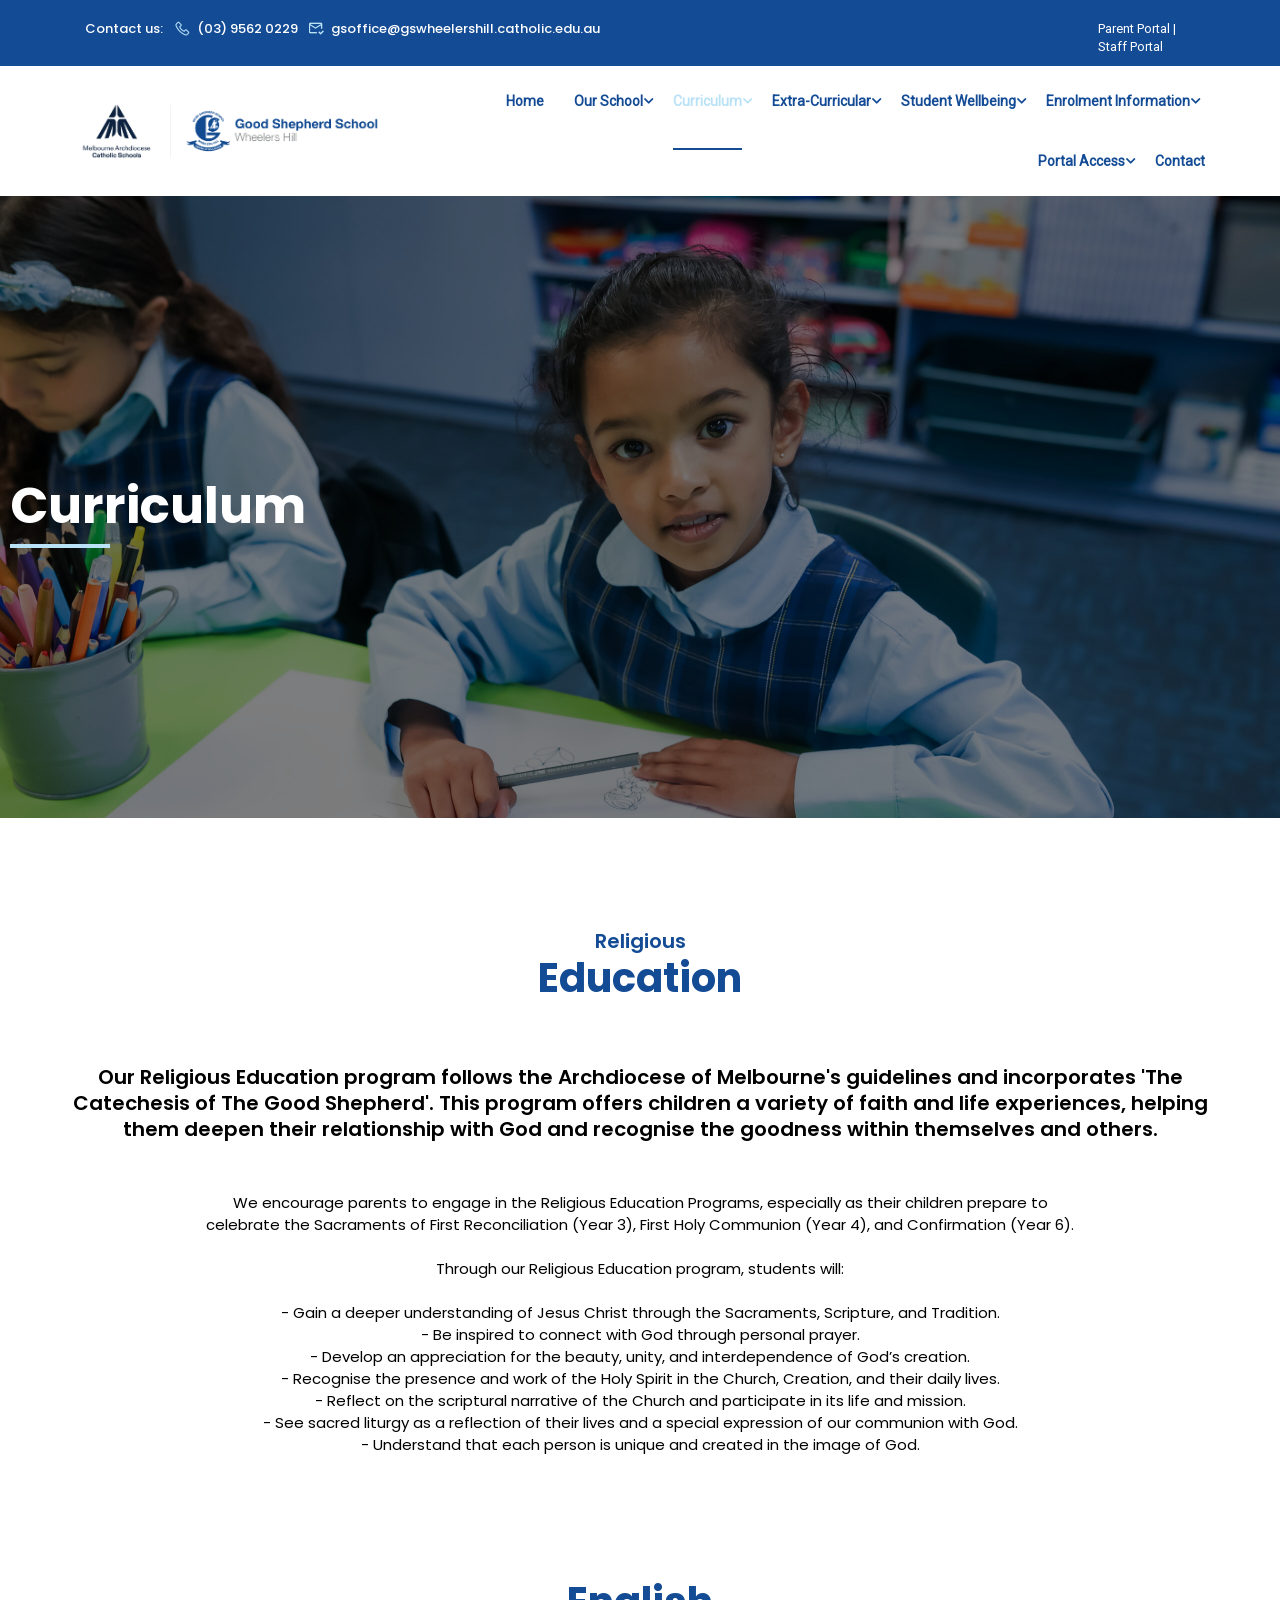
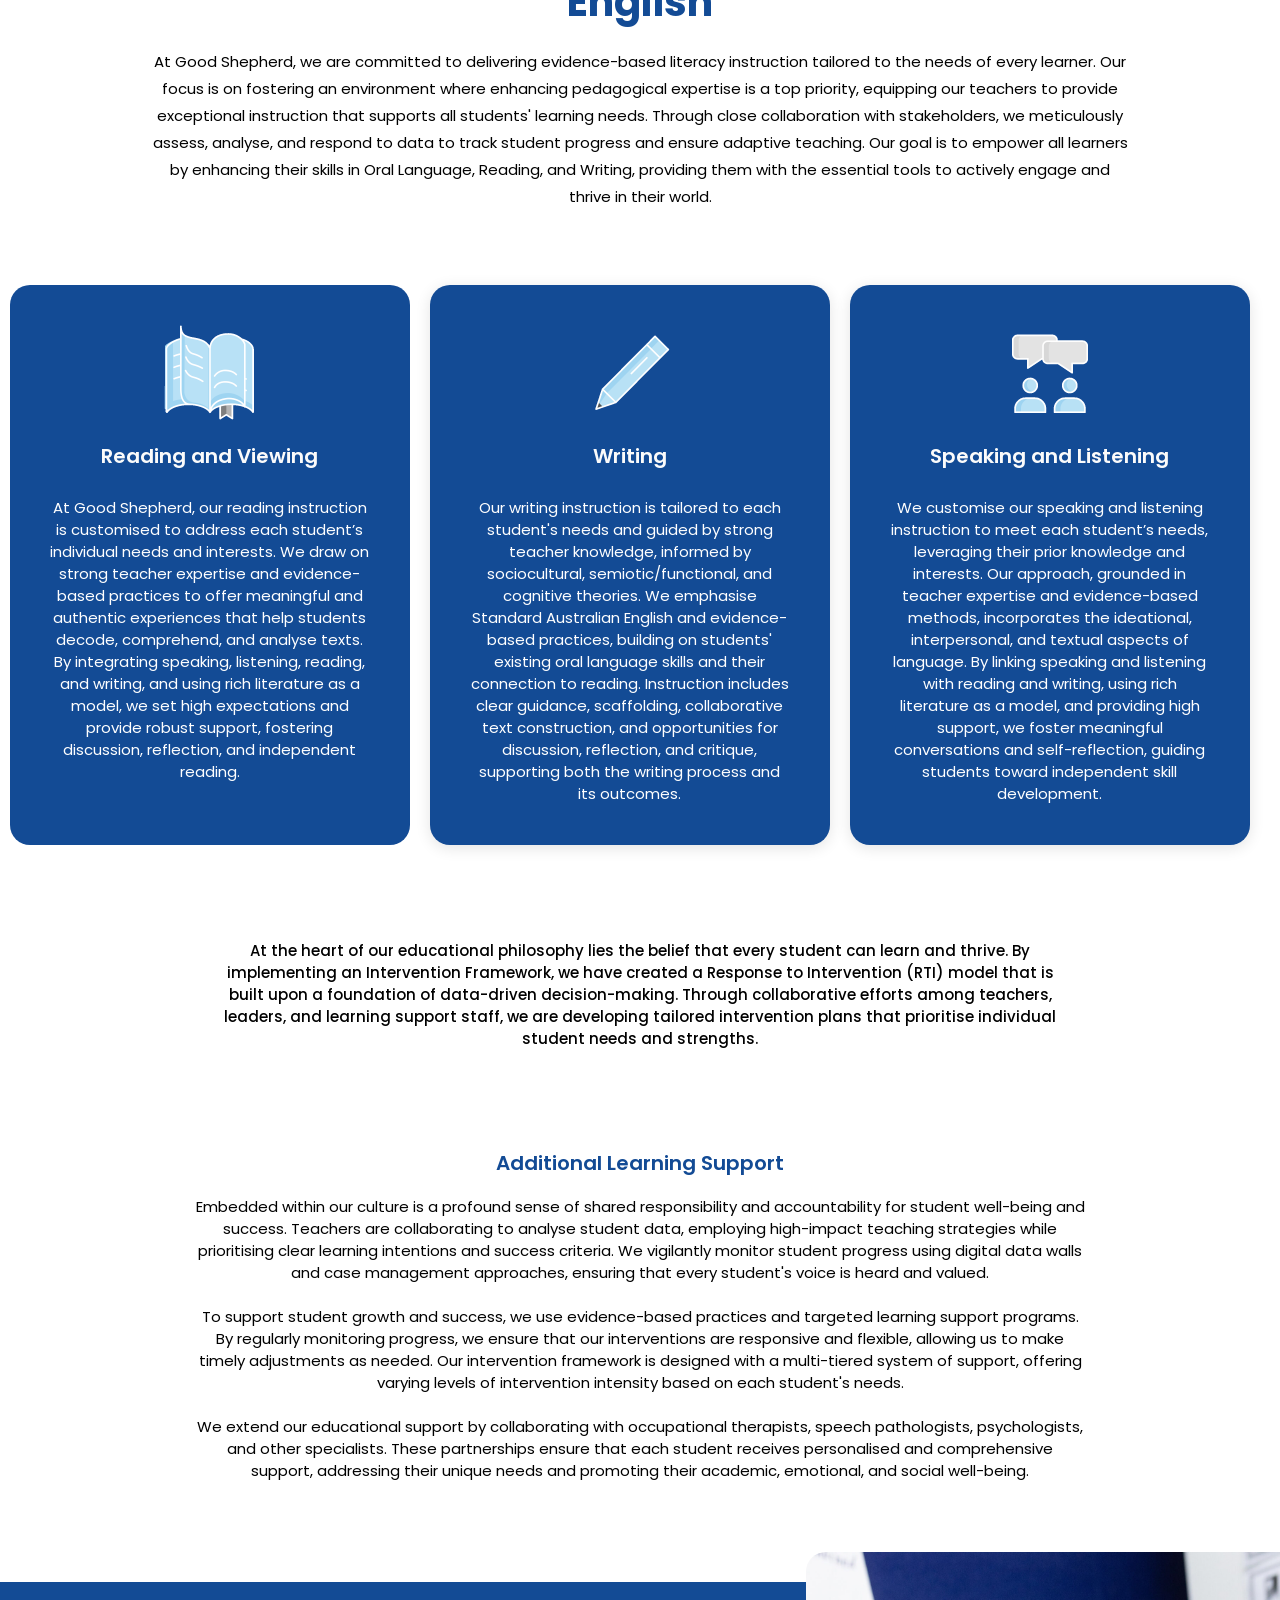
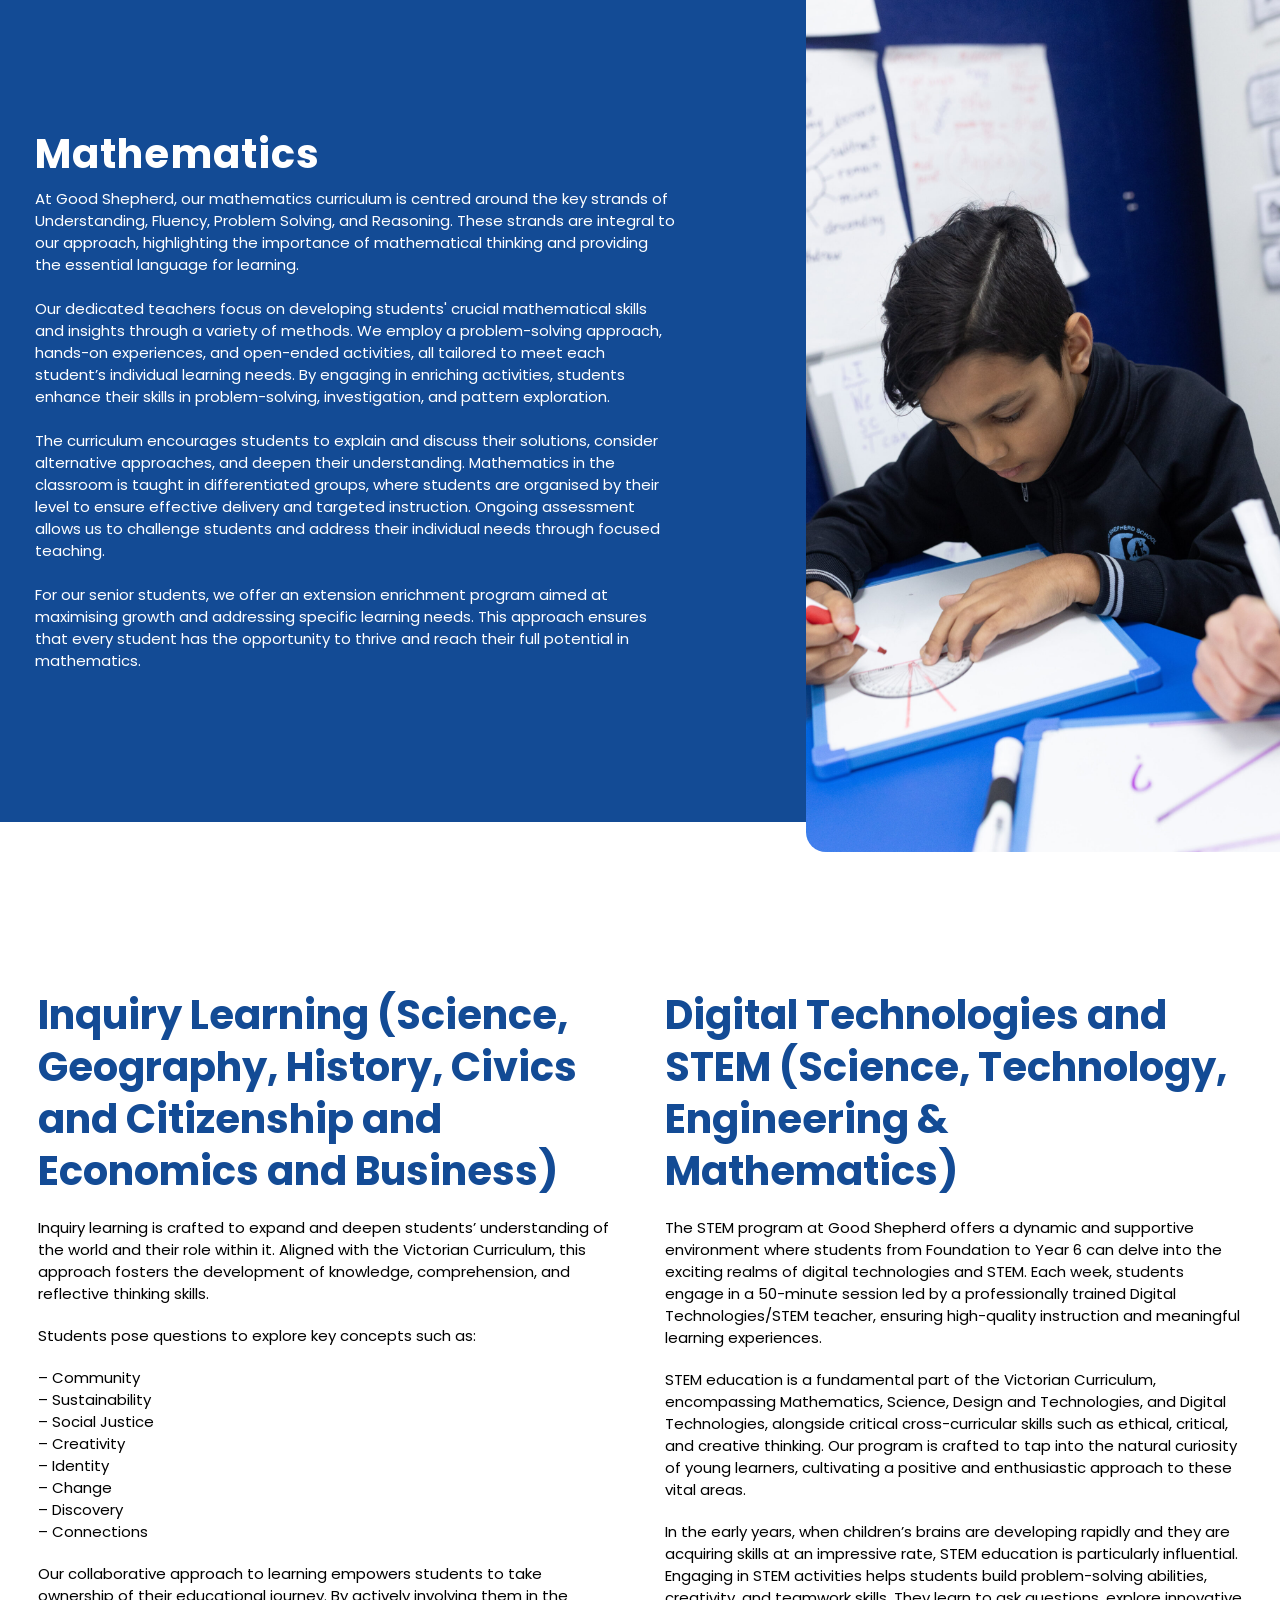
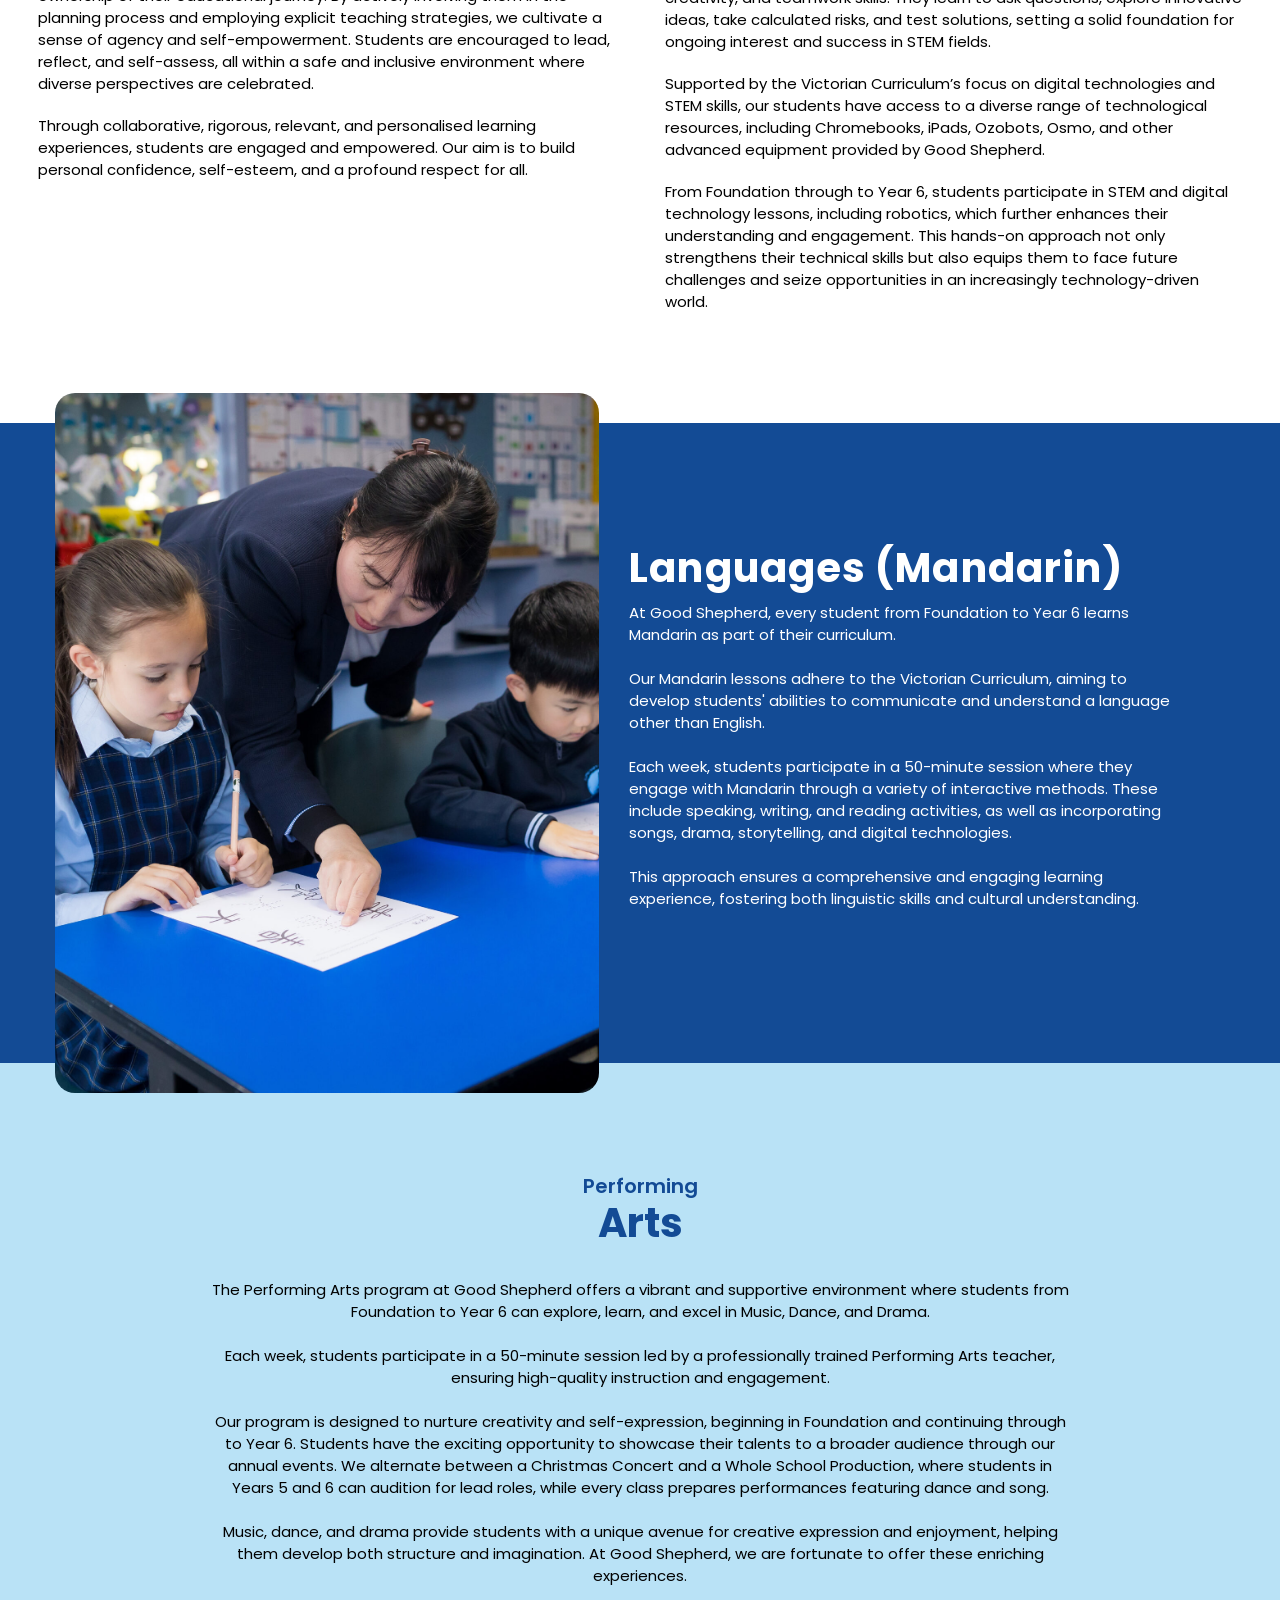
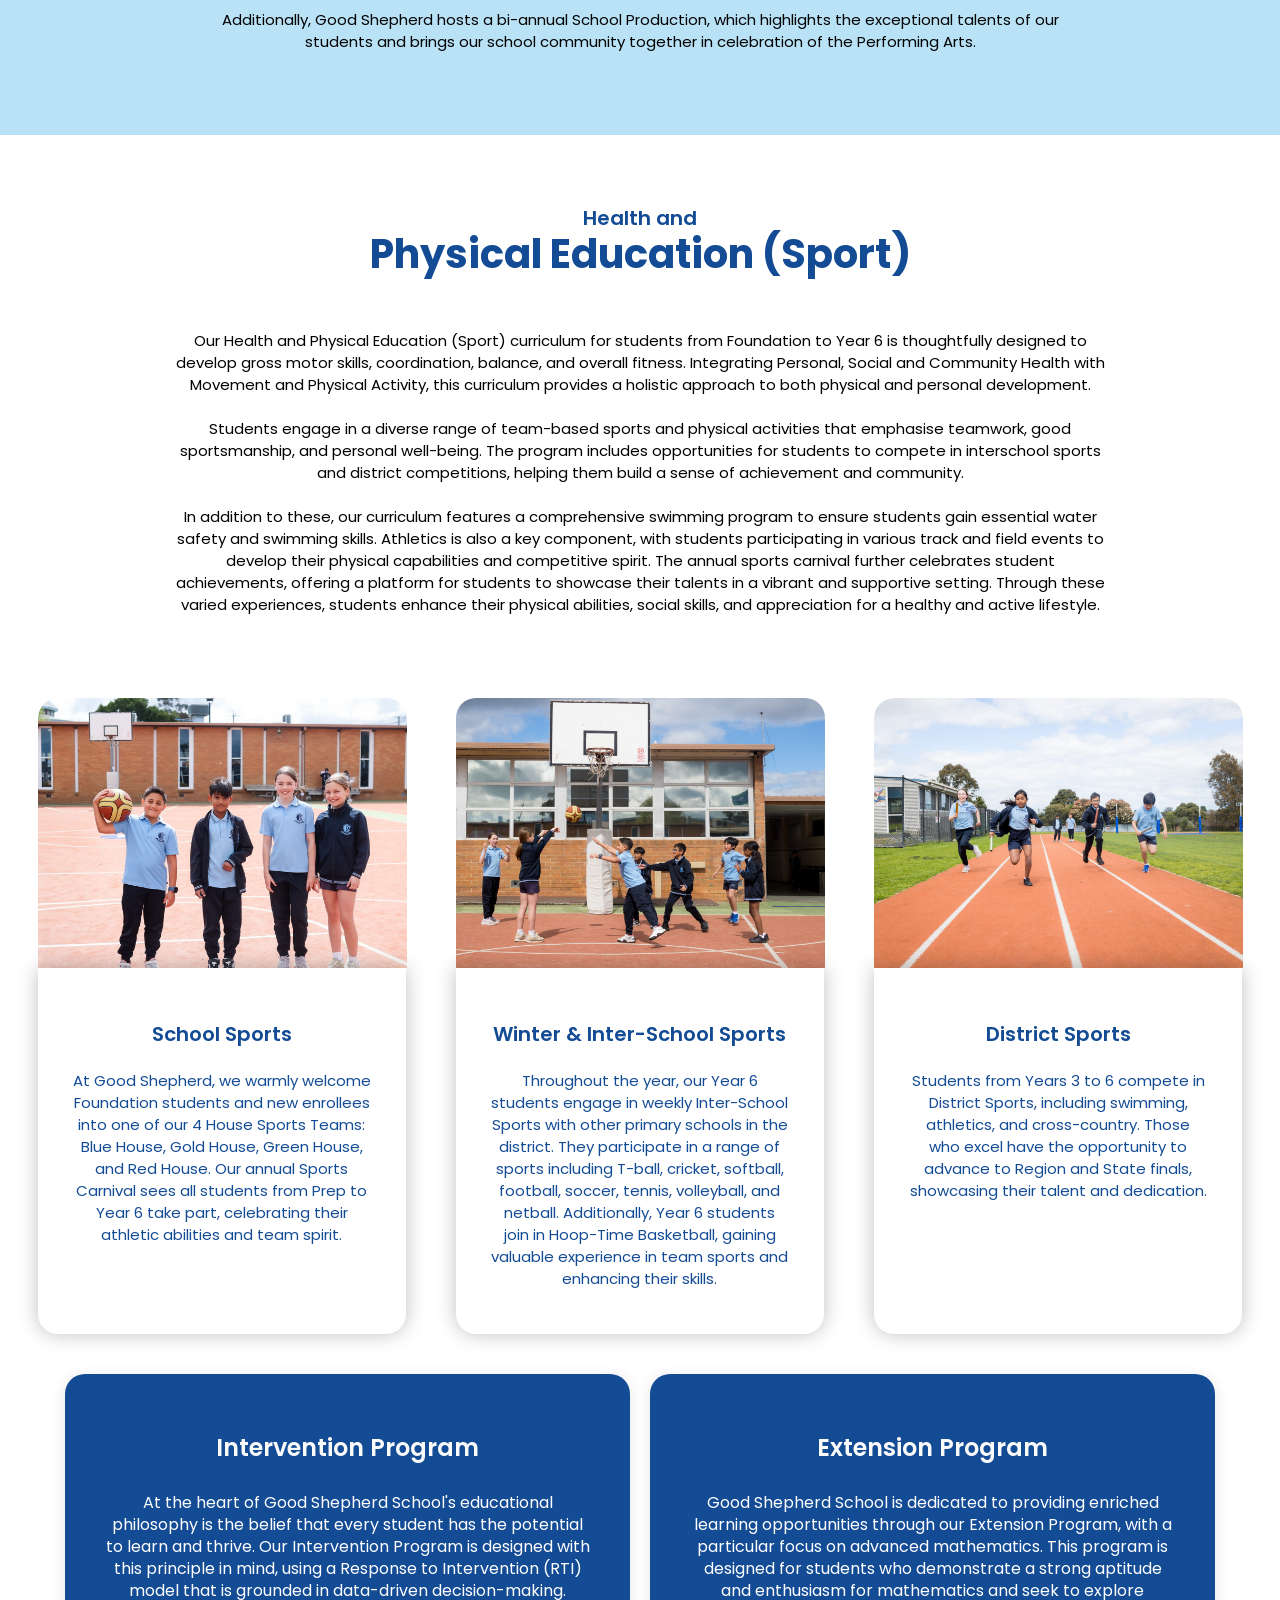
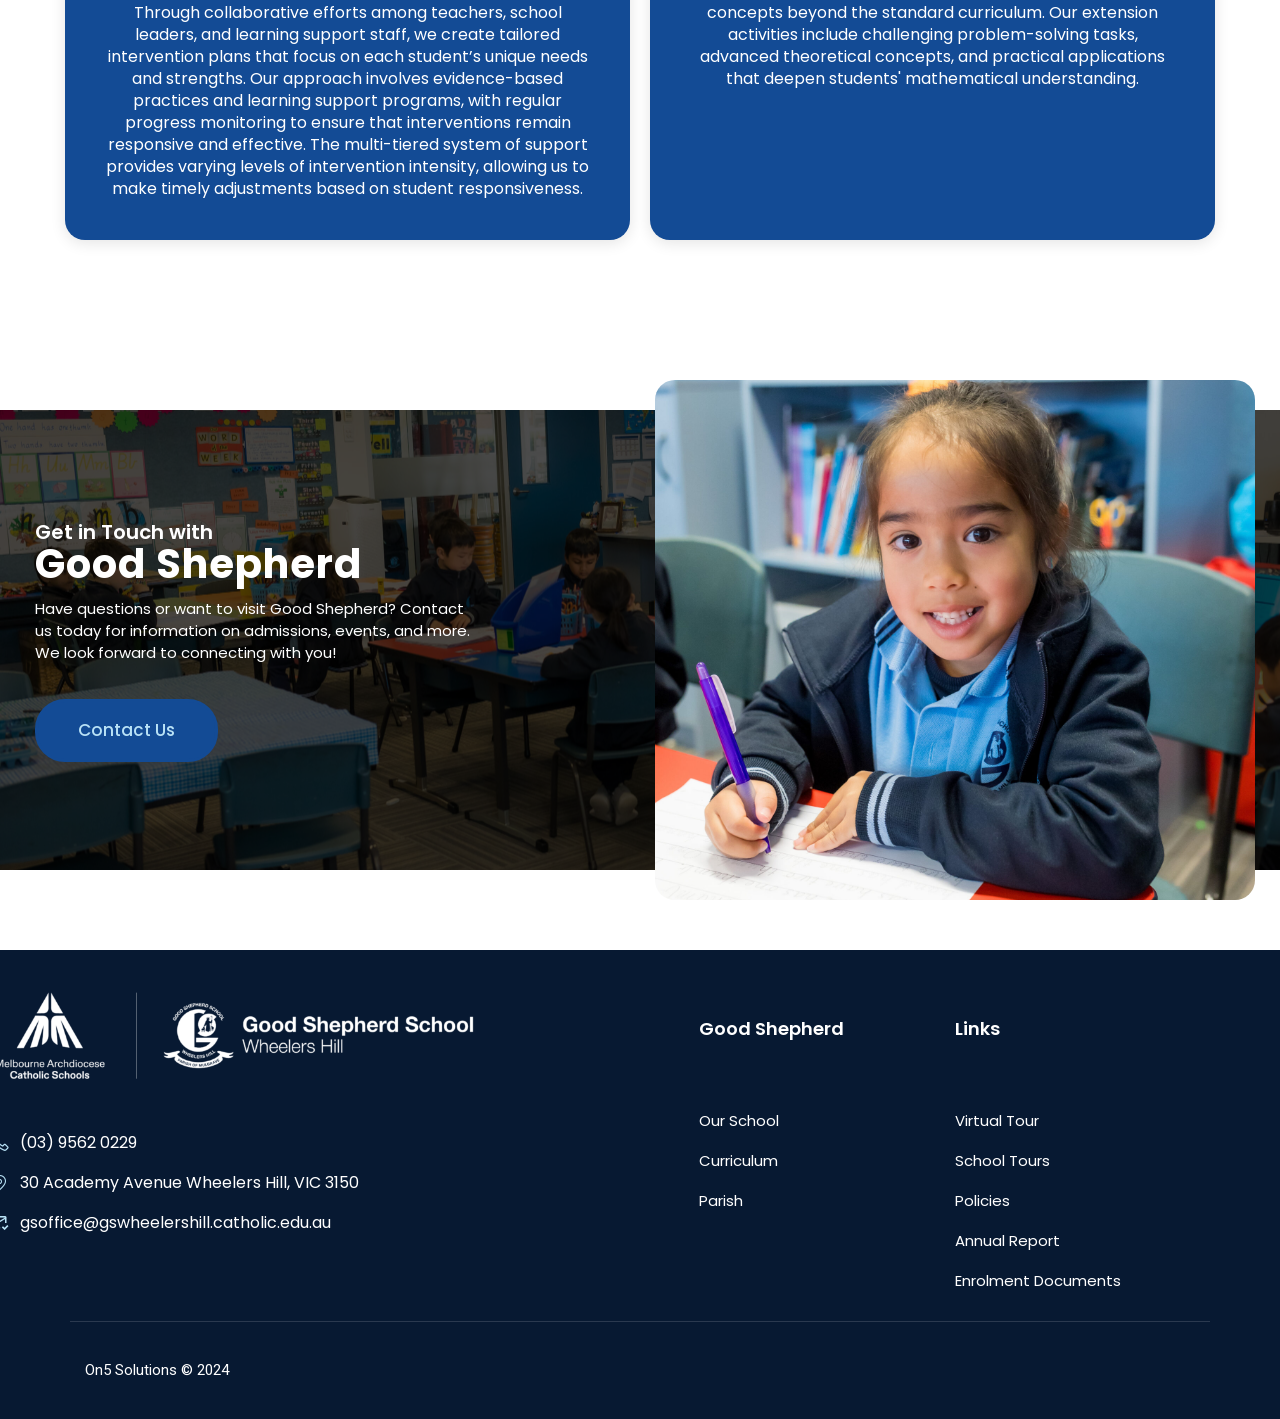
<file: curriculum.html>
<!DOCTYPE html><html itemscope itemtype="#" lang="en-AU"><head><meta charset="UTF-8"><meta name="viewport" content="width=device-width, initial-scale=1"><link rel="profile" href="#"><link rel="pingback" href="#"><title>Curriculum &#8211; Good Shepherd Primary School</title><link rel="stylesheet" id="siteground-optimizer-combined-css-0e56f6c49e8581aa935e7ae0cad77c0c" href="assets/downloaded/siteground-optimizer-combined-css-0e56f6c49e8581aa935e7ae0cad77c0c-13a9c85b4c.css" media="all" /><meta name='robots' content='noindex, nofollow' /><link rel="alternate" type="application/rss+xml" title="Good Shepherd Primary School &raquo; Feed" href="#" /><link rel="alternate" type="application/rss+xml" title="Good Shepherd Primary School &raquo; Comments Feed" href="#" /><link rel="alternate" title="oEmbed (JSON)" type="application/json+oembed" href="#" /><link rel="alternate" title="oEmbed (XML)" type="text/xml+oembed" href="#" /> <style id="wp-img-auto-sizes-contain-inline-css"> img:is([sizes=auto i],[sizes^="auto," i]){contain-intrinsic-size:3000px 1500px}
/*# sourceURL=wp-img-auto-sizes-contain-inline-css */ </style> <style id="classic-theme-styles-inline-css"> /*! This file is auto-generated */
.wp-block-button__link{color:#fff;background-color:#32373c;border-radius:9999px;box-shadow:none;text-decoration:none;padding:calc(.667em + 2px) calc(1.333em + 2px);font-size:1.125em}.wp-block-file__button{background:#32373c;color:#fff;text-decoration:none}
/*# sourceURL=/wp-includes/css/classic-themes.min.css */ </style> <style id="global-styles-inline-css"> :root{--wp--preset--aspect-ratio--square: 1;--wp--preset--aspect-ratio--4-3: 4/3;--wp--preset--aspect-ratio--3-4: 3/4;--wp--preset--aspect-ratio--3-2: 3/2;--wp--preset--aspect-ratio--2-3: 2/3;--wp--preset--aspect-ratio--16-9: 16/9;--wp--preset--aspect-ratio--9-16: 9/16;--wp--preset--color--black: #000000;--wp--preset--color--cyan-bluish-gray: #abb8c3;--wp--preset--color--white: #ffffff;--wp--preset--color--pale-pink: #f78da7;--wp--preset--color--vivid-red: #cf2e2e;--wp--preset--color--luminous-vivid-orange: #ff6900;--wp--preset--color--luminous-vivid-amber: #fcb900;--wp--preset--color--light-green-cyan: #7bdcb5;--wp--preset--color--vivid-green-cyan: #00d084;--wp--preset--color--pale-cyan-blue: #8ed1fc;--wp--preset--color--vivid-cyan-blue: #0693e3;--wp--preset--color--vivid-purple: #9b51e0;--wp--preset--color--primary: #134b95;--wp--preset--color--title: #333;--wp--preset--color--sub-title: #999;--wp--preset--color--border-input: #ddd;--wp--preset--gradient--vivid-cyan-blue-to-vivid-purple: linear-gradient(135deg,rgb(6,147,227) 0%,rgb(155,81,224) 100%);--wp--preset--gradient--light-green-cyan-to-vivid-green-cyan: linear-gradient(135deg,rgb(122,220,180) 0%,rgb(0,208,130) 100%);--wp--preset--gradient--luminous-vivid-amber-to-luminous-vivid-orange: linear-gradient(135deg,rgb(252,185,0) 0%,rgb(255,105,0) 100%);--wp--preset--gradient--luminous-vivid-orange-to-vivid-red: linear-gradient(135deg,rgb(255,105,0) 0%,rgb(207,46,46) 100%);--wp--preset--gradient--very-light-gray-to-cyan-bluish-gray: linear-gradient(135deg,rgb(238,238,238) 0%,rgb(169,184,195) 100%);--wp--preset--gradient--cool-to-warm-spectrum: linear-gradient(135deg,rgb(74,234,220) 0%,rgb(151,120,209) 20%,rgb(207,42,186) 40%,rgb(238,44,130) 60%,rgb(251,105,98) 80%,rgb(254,248,76) 100%);--wp--preset--gradient--blush-light-purple: linear-gradient(135deg,rgb(255,206,236) 0%,rgb(152,150,240) 100%);--wp--preset--gradient--blush-bordeaux: linear-gradient(135deg,rgb(254,205,165) 0%,rgb(254,45,45) 50%,rgb(107,0,62) 100%);--wp--preset--gradient--luminous-dusk: linear-gradient(135deg,rgb(255,203,112) 0%,rgb(199,81,192) 50%,rgb(65,88,208) 100%);--wp--preset--gradient--pale-ocean: linear-gradient(135deg,rgb(255,245,203) 0%,rgb(182,227,212) 50%,rgb(51,167,181) 100%);--wp--preset--gradient--electric-grass: linear-gradient(135deg,rgb(202,248,128) 0%,rgb(113,206,126) 100%);--wp--preset--gradient--midnight: linear-gradient(135deg,rgb(2,3,129) 0%,rgb(40,116,252) 100%);--wp--preset--font-size--small: 13px;--wp--preset--font-size--medium: 20px;--wp--preset--font-size--large: 28px;--wp--preset--font-size--x-large: 42px;--wp--preset--font-size--normal: 15px;--wp--preset--font-size--huge: 36px;--wp--preset--spacing--20: 0.44rem;--wp--preset--spacing--30: 0.67rem;--wp--preset--spacing--40: 1rem;--wp--preset--spacing--50: 1.5rem;--wp--preset--spacing--60: 2.25rem;--wp--preset--spacing--70: 3.38rem;--wp--preset--spacing--80: 5.06rem;--wp--preset--shadow--natural: 6px 6px 9px rgba(0, 0, 0, 0.2);--wp--preset--shadow--deep: 12px 12px 50px rgba(0, 0, 0, 0.4);--wp--preset--shadow--sharp: 6px 6px 0px rgba(0, 0, 0, 0.2);--wp--preset--shadow--outlined: 6px 6px 0px -3px rgb(255, 255, 255), 6px 6px rgb(0, 0, 0);--wp--preset--shadow--crisp: 6px 6px 0px rgb(0, 0, 0);}:where(body) { margin: 0; }:where(.is-layout-flex){gap: 0.5em;}:where(.is-layout-grid){gap: 0.5em;}body .is-layout-flex{display: flex;}.is-layout-flex{flex-wrap: wrap;align-items: center;}.is-layout-flex > :is(*, div){margin: 0;}body .is-layout-grid{display: grid;}.is-layout-grid > :is(*, div){margin: 0;}body{padding-top: 0px;padding-right: 0px;padding-bottom: 0px;padding-left: 0px;}:root :where(.wp-element-button, .wp-block-button__link){background-color: #32373c;border-width: 0;color: #fff;font-family: inherit;font-size: inherit;font-style: inherit;font-weight: inherit;letter-spacing: inherit;line-height: inherit;padding-top: calc(0.667em + 2px);padding-right: calc(1.333em + 2px);padding-bottom: calc(0.667em + 2px);padding-left: calc(1.333em + 2px);text-decoration: none;text-transform: inherit;}.has-black-color{color: var(--wp--preset--color--black) !important;}.has-cyan-bluish-gray-color{color: var(--wp--preset--color--cyan-bluish-gray) !important;}.has-white-color{color: var(--wp--preset--color--white) !important;}.has-pale-pink-color{color: var(--wp--preset--color--pale-pink) !important;}.has-vivid-red-color{color: var(--wp--preset--color--vivid-red) !important;}.has-luminous-vivid-orange-color{color: var(--wp--preset--color--luminous-vivid-orange) !important;}.has-luminous-vivid-amber-color{color: var(--wp--preset--color--luminous-vivid-amber) !important;}.has-light-green-cyan-color{color: var(--wp--preset--color--light-green-cyan) !important;}.has-vivid-green-cyan-color{color: var(--wp--preset--color--vivid-green-cyan) !important;}.has-pale-cyan-blue-color{color: var(--wp--preset--color--pale-cyan-blue) !important;}.has-vivid-cyan-blue-color{color: var(--wp--preset--color--vivid-cyan-blue) !important;}.has-vivid-purple-color{color: var(--wp--preset--color--vivid-purple) !important;}.has-primary-color{color: var(--wp--preset--color--primary) !important;}.has-title-color{color: var(--wp--preset--color--title) !important;}.has-sub-title-color{color: var(--wp--preset--color--sub-title) !important;}.has-border-input-color{color: var(--wp--preset--color--border-input) !important;}.has-black-background-color{background-color: var(--wp--preset--color--black) !important;}.has-cyan-bluish-gray-background-color{background-color: var(--wp--preset--color--cyan-bluish-gray) !important;}.has-white-background-color{background-color: var(--wp--preset--color--white) !important;}.has-pale-pink-background-color{background-color: var(--wp--preset--color--pale-pink) !important;}.has-vivid-red-background-color{background-color: var(--wp--preset--color--vivid-red) !important;}.has-luminous-vivid-orange-background-color{background-color: var(--wp--preset--color--luminous-vivid-orange) !important;}.has-luminous-vivid-amber-background-color{background-color: var(--wp--preset--color--luminous-vivid-amber) !important;}.has-light-green-cyan-background-color{background-color: var(--wp--preset--color--light-green-cyan) !important;}.has-vivid-green-cyan-background-color{background-color: var(--wp--preset--color--vivid-green-cyan) !important;}.has-pale-cyan-blue-background-color{background-color: var(--wp--preset--color--pale-cyan-blue) !important;}.has-vivid-cyan-blue-background-color{background-color: var(--wp--preset--color--vivid-cyan-blue) !important;}.has-vivid-purple-background-color{background-color: var(--wp--preset--color--vivid-purple) !important;}.has-primary-background-color{background-color: var(--wp--preset--color--primary) !important;}.has-title-background-color{background-color: var(--wp--preset--color--title) !important;}.has-sub-title-background-color{background-color: var(--wp--preset--color--sub-title) !important;}.has-border-input-background-color{background-color: var(--wp--preset--color--border-input) !important;}.has-black-border-color{border-color: var(--wp--preset--color--black) !important;}.has-cyan-bluish-gray-border-color{border-color: var(--wp--preset--color--cyan-bluish-gray) !important;}.has-white-border-color{border-color: var(--wp--preset--color--white) !important;}.has-pale-pink-border-color{border-color: var(--wp--preset--color--pale-pink) !important;}.has-vivid-red-border-color{border-color: var(--wp--preset--color--vivid-red) !important;}.has-luminous-vivid-orange-border-color{border-color: var(--wp--preset--color--luminous-vivid-orange) !important;}.has-luminous-vivid-amber-border-color{border-color: var(--wp--preset--color--luminous-vivid-amber) !important;}.has-light-green-cyan-border-color{border-color: var(--wp--preset--color--light-green-cyan) !important;}.has-vivid-green-cyan-border-color{border-color: var(--wp--preset--color--vivid-green-cyan) !important;}.has-pale-cyan-blue-border-color{border-color: var(--wp--preset--color--pale-cyan-blue) !important;}.has-vivid-cyan-blue-border-color{border-color: var(--wp--preset--color--vivid-cyan-blue) !important;}.has-vivid-purple-border-color{border-color: var(--wp--preset--color--vivid-purple) !important;}.has-primary-border-color{border-color: var(--wp--preset--color--primary) !important;}.has-title-border-color{border-color: var(--wp--preset--color--title) !important;}.has-sub-title-border-color{border-color: var(--wp--preset--color--sub-title) !important;}.has-border-input-border-color{border-color: var(--wp--preset--color--border-input) !important;}.has-vivid-cyan-blue-to-vivid-purple-gradient-background{background: var(--wp--preset--gradient--vivid-cyan-blue-to-vivid-purple) !important;}.has-light-green-cyan-to-vivid-green-cyan-gradient-background{background: var(--wp--preset--gradient--light-green-cyan-to-vivid-green-cyan) !important;}.has-luminous-vivid-amber-to-luminous-vivid-orange-gradient-background{background: var(--wp--preset--gradient--luminous-vivid-amber-to-luminous-vivid-orange) !important;}.has-luminous-vivid-orange-to-vivid-red-gradient-background{background: var(--wp--preset--gradient--luminous-vivid-orange-to-vivid-red) !important;}.has-very-light-gray-to-cyan-bluish-gray-gradient-background{background: var(--wp--preset--gradient--very-light-gray-to-cyan-bluish-gray) !important;}.has-cool-to-warm-spectrum-gradient-background{background: var(--wp--preset--gradient--cool-to-warm-spectrum) !important;}.has-blush-light-purple-gradient-background{background: var(--wp--preset--gradient--blush-light-purple) !important;}.has-blush-bordeaux-gradient-background{background: var(--wp--preset--gradient--blush-bordeaux) !important;}.has-luminous-dusk-gradient-background{background: var(--wp--preset--gradient--luminous-dusk) !important;}.has-pale-ocean-gradient-background{background: var(--wp--preset--gradient--pale-ocean) !important;}.has-electric-grass-gradient-background{background: var(--wp--preset--gradient--electric-grass) !important;}.has-midnight-gradient-background{background: var(--wp--preset--gradient--midnight) !important;}.has-small-font-size{font-size: var(--wp--preset--font-size--small) !important;}.has-medium-font-size{font-size: var(--wp--preset--font-size--medium) !important;}.has-large-font-size{font-size: var(--wp--preset--font-size--large) !important;}.has-x-large-font-size{font-size: var(--wp--preset--font-size--x-large) !important;}.has-normal-font-size{font-size: var(--wp--preset--font-size--normal) !important;}.has-huge-font-size{font-size: var(--wp--preset--font-size--huge) !important;}
:root :where(.wp-block-icon svg){width: 24px;}
:where(.wp-block-post-template.is-layout-flex){gap: 1.25em;}:where(.wp-block-post-template.is-layout-grid){gap: 1.25em;}
:where(.wp-block-term-template.is-layout-flex){gap: 1.25em;}:where(.wp-block-term-template.is-layout-grid){gap: 1.25em;}
:where(.wp-block-columns.is-layout-flex){gap: 2em;}:where(.wp-block-columns.is-layout-grid){gap: 2em;}
:root :where(.wp-block-pullquote){font-size: 1.5em;line-height: 1.6;}
/*# sourceURL=global-styles-inline-css */ </style> <style id="elementor-frontend-inline-css"> .elementor-kit-8941{--e-global-color-primary:#134B95;--e-global-color-secondary:#B9E2F6;--e-global-color-text:#000000;--e-global-color-accent:#0F2F5A;--e-global-color-4588661:#A59130;--e-global-color-5f782af:#FFFFFF;--e-global-color-6b28c0b:#000000;--e-global-color-aac5579:#185FAF;}.elementor-kit-8941 e-page-transition{background-color:#FFBC7D;}.elementor-section.elementor-section-boxed > .elementor-container{max-width:1170px;}.e-con{--container-max-width:1170px;}.elementor-widget:not(:last-child){margin-block-end:20px;}.elementor-element{--widgets-spacing:20px 20px;--widgets-spacing-row:20px;--widgets-spacing-column:20px;}{}h1.entry-title{display:var(--page-title-display);}@media(max-width:1024px){.elementor-section.elementor-section-boxed > .elementor-container{max-width:1024px;}.e-con{--container-max-width:1024px;}}@media(max-width:767px){.elementor-section.elementor-section-boxed > .elementor-container{max-width:767px;}.e-con{--container-max-width:767px;}}
.elementor-16686 .elementor-element.elementor-element-d9115ff{--display:flex;--flex-direction:column;--container-widget-width:100%;--container-widget-height:initial;--container-widget-flex-grow:0;--container-widget-align-self:initial;--flex-wrap-mobile:wrap;--overlay-opacity:0.5;}.elementor-16686 .elementor-element.elementor-element-d9115ff:not(.elementor-motion-effects-element-type-background), .elementor-16686 .elementor-element.elementor-element-d9115ff > .elementor-motion-effects-container > .elementor-motion-effects-layer{background-image:url("assets/downloaded/curriculum-scaled-fa4093b211.jpg");background-position:top center;background-size:cover;}.elementor-16686 .elementor-element.elementor-element-d9115ff::before, .elementor-16686 .elementor-element.elementor-element-d9115ff > .elementor-background-video-container::before, .elementor-16686 .elementor-element.elementor-element-d9115ff > .e-con-inner > .elementor-background-video-container::before, .elementor-16686 .elementor-element.elementor-element-d9115ff > .elementor-background-slideshow::before, .elementor-16686 .elementor-element.elementor-element-d9115ff > .e-con-inner > .elementor-background-slideshow::before, .elementor-16686 .elementor-element.elementor-element-d9115ff > .elementor-motion-effects-container > .elementor-motion-effects-layer::before{background-color:#000000;--background-overlay:'';}.elementor-16686 .elementor-element.elementor-element-75bba61 > .elementor-widget-container{margin:0px 0px 260px 0px;padding:260px 0px 0px 0px;}.elementor-16686 .elementor-element.elementor-element-75bba61 .sc_heading .title{font-family:"Poppins", Sans-serif;font-size:50px;font-weight:700;}.elementor-16686 .elementor-element.elementor-element-75bba61 .sc_heading .title,.elementor-16686 .elementor-element.elementor-element-75bba61 .sc_heading .clone{color:#FFFFFF;}.elementor-16686 .elementor-element.elementor-element-75bba61 .sc_heading .title .thim-color{color:#C72027;}.elementor-16686 .elementor-element.elementor-element-75bba61 .sc_heading .line{width:100px;height:4px;background-color:var( --e-global-color-secondary );}.elementor-16686 .elementor-element.elementor-element-25a7d09{--display:flex;}.elementor-widget-heading .elementor-heading-title{line-height:var( --e-global-typography-primary-line-height );color:var( --e-global-color-primary );}.elementor-16686 .elementor-element.elementor-element-860050f > .elementor-widget-container{margin:0px 0px 0px 0px;padding:100px 0px 0px 0px;}.elementor-16686 .elementor-element.elementor-element-860050f{text-align:center;}.elementor-16686 .elementor-element.elementor-element-860050f .elementor-heading-title{font-family:"Poppins", Sans-serif;font-size:20px;font-weight:600;line-height:1.3em;color:var( --e-global-color-primary );}.elementor-widget-animated-headline .elementor-headline-dynamic-wrapper path{stroke:var( --e-global-color-accent );}.elementor-widget-animated-headline .elementor-headline-plain-text{color:var( --e-global-color-secondary );}.elementor-widget-animated-headline .elementor-headline{line-height:var( --e-global-typography-primary-line-height );}.elementor-widget-animated-headline{--dynamic-text-color:var( --e-global-color-secondary );}.elementor-widget-animated-headline .elementor-headline-dynamic-text{line-height:var( --e-global-typography-primary-line-height );}.elementor-16686 .elementor-element.elementor-element-39ed553{--iteration-count:infinite;--animation-duration:5000ms;--dynamic-text-color:var( --e-global-color-primary );}.elementor-16686 .elementor-element.elementor-element-39ed553 > .elementor-widget-container{margin:-43px 0px 0px 0px;}.elementor-16686 .elementor-element.elementor-element-39ed553 .elementor-headline{text-align:center;font-size:40px;font-weight:700;line-height:1.3em;}.elementor-16686 .elementor-element.elementor-element-39ed553 .elementor-headline-dynamic-wrapper path{stroke:var( --e-global-color-secondary );stroke-width:6px;}.elementor-16686 .elementor-element.elementor-element-39ed553 .elementor-headline-plain-text{color:var( --e-global-color-primary );}.elementor-16686 .elementor-element.elementor-element-39ed553 .elementor-headline-dynamic-text{font-family:"Poppins", Sans-serif;font-weight:700;line-height:1.3em;}.elementor-16686 .elementor-element.elementor-element-1c01f31 > .elementor-widget-container{margin:30px 0px 0px 0px;}.elementor-16686 .elementor-element.elementor-element-1c01f31{text-align:center;}.elementor-16686 .elementor-element.elementor-element-1c01f31 .elementor-heading-title{font-family:"Poppins", Sans-serif;font-size:20px;font-weight:600;line-height:1.3em;color:#000000;}.elementor-widget-blockquote .elementor-blockquote__content{color:var( --e-global-color-text );}.elementor-widget-blockquote .elementor-blockquote__author{color:var( --e-global-color-secondary );}.elementor-16686 .elementor-element.elementor-element-d7fba0d > .elementor-widget-container{padding:30px 140px 20px 140px;}.elementor-16686 .elementor-element.elementor-element-d7fba0d .elementor-blockquote__content{color:#000000;font-family:"Poppins", Sans-serif;font-size:15px;font-weight:400;line-height:22px;}.elementor-16686 .elementor-element.elementor-element-d7fba0d .elementor-blockquote__content +.e-q-footer{margin-top:30px;}.elementor-16686 .elementor-element.elementor-element-d7fba0d .elementor-blockquote__author{font-family:"Poppins", Sans-serif;font-size:16px;font-weight:500;}.elementor-16686 .elementor-element.elementor-element-607e3f7 > .elementor-container{max-width:1400px;}.elementor-16686 .elementor-element.elementor-element-c9954ca > .elementor-widget-container{margin:80px 0px 0px 0px;}.elementor-16686 .elementor-element.elementor-element-c9954ca{text-align:center;}.elementor-16686 .elementor-element.elementor-element-c9954ca .elementor-heading-title{font-family:"Poppins", Sans-serif;font-size:40px;font-weight:700;line-height:1.3em;}.elementor-16686 .elementor-element.elementor-element-29598c3 > .elementor-widget-container{padding:0px 140px 20px 140px;}.elementor-16686 .elementor-element.elementor-element-29598c3 .elementor-blockquote__content{color:#000000;font-family:"Poppins", Sans-serif;font-size:15px;font-weight:400;}.elementor-16686 .elementor-element.elementor-element-29598c3 .elementor-blockquote__content +.e-q-footer{margin-top:30px;}.elementor-16686 .elementor-element.elementor-element-29598c3 .elementor-blockquote__author{font-family:"Poppins", Sans-serif;font-size:16px;font-weight:500;line-height:22px;}.elementor-16686 .elementor-element.elementor-element-149da77 > .elementor-container{max-width:1300px;}.elementor-16686 .elementor-element.elementor-element-149da77{margin-top:35px;margin-bottom:0px;}.elementor-16686 .elementor-element.elementor-element-e47c5b9 > .elementor-element-populated{margin:0px 20px 0px 0px;--e-column-margin-right:20px;--e-column-margin-left:0px;}.elementor-16686 .elementor-element.elementor-element-0c3d81f.jkit-equal-height-enable, .elementor-16686 .elementor-element.elementor-element-0c3d81f.jkit-equal-height-enable .elementor-widget-container, .elementor-16686 .elementor-element.elementor-element-0c3d81f.jkit-equal-height-enable .jeg-elementor-kit.jkit-icon-box, .elementor-16686 .elementor-element.elementor-element-0c3d81f.jkit-equal-height-enable .jeg-elementor-kit.jkit-icon-box .jkit-icon-box-wrapper{height:100%;}.elementor-16686 .elementor-element.elementor-element-0c3d81f .jeg-elementor-kit.jkit-icon-box .jkit-icon-box-wrapper{background-color:var( --e-global-color-primary );text-align:center;padding:40px 40px 40px 40px;border-style:solid;border-width:0px 0px 0px 0px;border-color:#DDDDDD;border-radius:20px 20px 20px 20px;}.elementor-16686 .elementor-element.elementor-element-0c3d81f .jeg-elementor-kit.jkit-icon-box .title{margin:15px 0px 10px 0px;color:#FBFBFB;font-family:"Poppins", Sans-serif;font-size:20px;font-weight:600;}.elementor-16686 .elementor-element.elementor-element-0c3d81f .jeg-elementor-kit.jkit-icon-box .icon-box.icon-box-body .icon-box-description{color:#FFFFFF;font-family:"Poppins", Sans-serif;font-size:15px;font-weight:400;line-height:22px;margin:25px 0px 0px 0px;}.elementor-16686 .elementor-element.elementor-element-0c3d81f .jeg-elementor-kit.jkit-icon-box .hover-watermark i{font-size:100px;}.elementor-16686 .elementor-element.elementor-element-0c3d81f .jeg-elementor-kit.jkit-icon-box .hover-watermark svg{width:100px;}.elementor-16686 .elementor-element.elementor-element-0c3d81f .jeg-elementor-kit.jkit-icon-box .icon-box > .icon{color:var( --e-global-color-secondary );margin:0px 0px 20px 0px;height:80px;width:100px;}.elementor-16686 .elementor-element.elementor-element-0c3d81f .jeg-elementor-kit.jkit-icon-box .icon-box > .icon svg{fill:var( --e-global-color-secondary );width:60px;}.elementor-16686 .elementor-element.elementor-element-0c3d81f .jeg-elementor-kit.jkit-icon-box .icon-box > .icon i{font-size:60px;}.elementor-16686 .elementor-element.elementor-element-a01bb69 > .elementor-element-populated{margin:0px 20px 0px 0px;--e-column-margin-right:20px;--e-column-margin-left:0px;}.elementor-16686 .elementor-element.elementor-element-eae61e8.jkit-equal-height-enable, .elementor-16686 .elementor-element.elementor-element-eae61e8.jkit-equal-height-enable .elementor-widget-container, .elementor-16686 .elementor-element.elementor-element-eae61e8.jkit-equal-height-enable .jeg-elementor-kit.jkit-icon-box, .elementor-16686 .elementor-element.elementor-element-eae61e8.jkit-equal-height-enable .jeg-elementor-kit.jkit-icon-box .jkit-icon-box-wrapper{height:100%;}.elementor-16686 .elementor-element.elementor-element-eae61e8 .jeg-elementor-kit.jkit-icon-box .jkit-icon-box-wrapper{background-color:var( --e-global-color-primary );text-align:center;padding:40px 40px 40px 40px;box-shadow:0px 3px 15px 0px rgba(0, 0, 0, 0.10980392156862745);border-style:solid;border-width:0px 0px 0px 0px;border-color:#DDDDDD;border-radius:20px 20px 20px 20px;}.elementor-16686 .elementor-element.elementor-element-eae61e8 .jeg-elementor-kit.jkit-icon-box .title{margin:15px 0px 10px 0px;color:#FBFBFB;font-family:"Poppins", Sans-serif;font-size:20px;font-weight:600;}.elementor-16686 .elementor-element.elementor-element-eae61e8 .jeg-elementor-kit.jkit-icon-box .icon-box.icon-box-body .icon-box-description{color:#FFFFFF;font-family:"Poppins", Sans-serif;font-size:15px;font-weight:400;line-height:22px;margin:25px 0px 0px 0px;}.elementor-16686 .elementor-element.elementor-element-eae61e8 .jeg-elementor-kit.jkit-icon-box .hover-watermark i{font-size:100px;}.elementor-16686 .elementor-element.elementor-element-eae61e8 .jeg-elementor-kit.jkit-icon-box .hover-watermark svg{width:100px;}.elementor-16686 .elementor-element.elementor-element-eae61e8 .jeg-elementor-kit.jkit-icon-box .icon-box > .icon{color:var( --e-global-color-secondary );margin:0px 0px 20px 0px;height:80px;width:100px;}.elementor-16686 .elementor-element.elementor-element-eae61e8 .jeg-elementor-kit.jkit-icon-box .icon-box > .icon svg{fill:var( --e-global-color-secondary );width:60px;}.elementor-16686 .elementor-element.elementor-element-eae61e8 .jeg-elementor-kit.jkit-icon-box .icon-box > .icon i{font-size:60px;}.elementor-16686 .elementor-element.elementor-element-a385ffd > .elementor-element-populated{margin:0px 20px 0px 0px;--e-column-margin-right:20px;--e-column-margin-left:0px;}.elementor-16686 .elementor-element.elementor-element-330506f.jkit-equal-height-enable, .elementor-16686 .elementor-element.elementor-element-330506f.jkit-equal-height-enable .elementor-widget-container, .elementor-16686 .elementor-element.elementor-element-330506f.jkit-equal-height-enable .jeg-elementor-kit.jkit-icon-box, .elementor-16686 .elementor-element.elementor-element-330506f.jkit-equal-height-enable .jeg-elementor-kit.jkit-icon-box .jkit-icon-box-wrapper{height:100%;}.elementor-16686 .elementor-element.elementor-element-330506f .jeg-elementor-kit.jkit-icon-box .jkit-icon-box-wrapper{background-color:var( --e-global-color-primary );text-align:center;padding:40px 40px 40px 40px;box-shadow:0px 3px 15px 0px rgba(0, 0, 0, 0.10980392156862745);border-style:solid;border-width:0px 0px 0px 0px;border-color:#DDDDDD;border-radius:20px 20px 20px 20px;}.elementor-16686 .elementor-element.elementor-element-330506f .jeg-elementor-kit.jkit-icon-box .title{margin:15px 0px 10px 0px;color:#FBFBFB;font-family:"Poppins", Sans-serif;font-size:20px;font-weight:600;}.elementor-16686 .elementor-element.elementor-element-330506f .jeg-elementor-kit.jkit-icon-box .icon-box.icon-box-body .icon-box-description{color:#FFFFFF;font-family:"Poppins", Sans-serif;font-size:15px;font-weight:400;line-height:22px;margin:25px 0px 0px 0px;}.elementor-16686 .elementor-element.elementor-element-330506f .jeg-elementor-kit.jkit-icon-box .hover-watermark i{font-size:100px;}.elementor-16686 .elementor-element.elementor-element-330506f .jeg-elementor-kit.jkit-icon-box .hover-watermark svg{width:100px;}.elementor-16686 .elementor-element.elementor-element-330506f .jeg-elementor-kit.jkit-icon-box .icon-box > .icon{color:var( --e-global-color-secondary );margin:0px 0px 20px 0px;height:80px;width:100px;}.elementor-16686 .elementor-element.elementor-element-330506f .jeg-elementor-kit.jkit-icon-box .icon-box > .icon svg{fill:var( --e-global-color-secondary );width:60px;}.elementor-16686 .elementor-element.elementor-element-330506f .jeg-elementor-kit.jkit-icon-box .icon-box > .icon i{font-size:60px;}.elementor-16686 .elementor-element.elementor-element-77ab470{--display:flex;--flex-direction:column;--container-widget-width:100%;--container-widget-height:initial;--container-widget-flex-grow:0;--container-widget-align-self:initial;--flex-wrap-mobile:wrap;}.elementor-16686 .elementor-element.elementor-element-17a2950 > .elementor-widget-container{margin:75px 0px 0px 0px;padding:0px 160px 0px 160px;}.elementor-16686 .elementor-element.elementor-element-17a2950{text-align:center;}.elementor-16686 .elementor-element.elementor-element-17a2950 .elementor-heading-title{font-family:"Poppins", Sans-serif;font-size:15px;font-weight:500;line-height:22px;color:#000000;}.elementor-16686 .elementor-element.elementor-element-1ecb543 > .elementor-widget-container{margin:80px 0px 0px 0px;}.elementor-16686 .elementor-element.elementor-element-1ecb543{text-align:center;}.elementor-16686 .elementor-element.elementor-element-1ecb543 .elementor-heading-title{font-family:"Poppins", Sans-serif;font-size:20px;font-weight:600;line-height:1.3em;}.elementor-16686 .elementor-element.elementor-element-e93cb0d > .elementor-widget-container{margin:0px 0px 0px 0px;padding:0px 140px 0px 140px;}.elementor-16686 .elementor-element.elementor-element-e93cb0d{text-align:center;}.elementor-16686 .elementor-element.elementor-element-e93cb0d .elementor-heading-title{font-family:"Poppins", Sans-serif;font-size:15px;font-weight:400;line-height:22px;color:#000000;}.elementor-16686 .elementor-element.elementor-element-1e1481d:not(.elementor-motion-effects-element-type-background), .elementor-16686 .elementor-element.elementor-element-1e1481d > .elementor-motion-effects-container > .elementor-motion-effects-layer{background-color:var( --e-global-color-primary );}.elementor-16686 .elementor-element.elementor-element-1e1481d > .elementor-background-overlay{background-color:#000000;opacity:0;transition:background 0.3s, border-radius 0.3s, opacity 0.3s;}.elementor-16686 .elementor-element.elementor-element-1e1481d > .elementor-container{max-width:1250px;}.elementor-16686 .elementor-element.elementor-element-1e1481d{transition:background 0.3s, border 0.3s, border-radius 0.3s, box-shadow 0.3s;margin-top:90px;margin-bottom:30px;padding:0px 0px 0px 0px;}.elementor-bc-flex-widget .elementor-16686 .elementor-element.elementor-element-9d7ac0e.elementor-column .elementor-widget-wrap{align-items:center;}.elementor-16686 .elementor-element.elementor-element-9d7ac0e.elementor-column.elementor-element[data-element_type="column"] > .elementor-widget-wrap.elementor-element-populated{align-content:center;align-items:center;}.elementor-16686 .elementor-element.elementor-element-9d7ac0e > .elementor-element-populated{margin:10px 80px 10px 10px;--e-column-margin-right:80px;--e-column-margin-left:10px;}.elementor-16686 .elementor-element.elementor-element-1e9d581 > .elementor-widget-container{margin:30px 0px 0px 0px;}.elementor-16686 .elementor-element.elementor-element-1e9d581{text-align:start;}.elementor-16686 .elementor-element.elementor-element-1e9d581 .elementor-heading-title{font-family:"Poppins", Sans-serif;font-size:40px;font-weight:700;letter-spacing:1.1px;color:var( --e-global-color-5f782af );}.elementor-16686 .elementor-element.elementor-element-ccbf231 > .elementor-widget-container{margin:0px 0px 0px 0px;}.elementor-16686 .elementor-element.elementor-element-ccbf231 .elementor-heading-title{font-family:"Poppins", Sans-serif;font-size:15px;font-weight:400;line-height:22px;color:var( --e-global-color-5f782af );}.elementor-16686 .elementor-element.elementor-element-794abf1 > .elementor-element-populated{transition:background 0.3s, border 0.3s, border-radius 0.3s, box-shadow 0.3s;margin:-30px 10px -30px 40px;--e-column-margin-right:10px;--e-column-margin-left:40px;padding:0px 0px 0px 0px;}.elementor-16686 .elementor-element.elementor-element-794abf1 > .elementor-element-populated > .elementor-background-overlay{transition:background 0.3s, border-radius 0.3s, opacity 0.3s;}.elementor-16686 .elementor-element.elementor-element-f5a831b{margin-top:0px;margin-bottom:0px;z-index:3;}.elementor-16686 .elementor-element.elementor-element-b297e27:not(.elementor-motion-effects-element-type-background) > .elementor-widget-wrap, .elementor-16686 .elementor-element.elementor-element-b297e27 > .elementor-widget-wrap > .elementor-motion-effects-container > .elementor-motion-effects-layer{background-image:url("assets/downloaded/Mathematics-scaled-993a1e1515.jpg");background-position:center right;background-repeat:no-repeat;background-size:cover;}.elementor-16686 .elementor-element.elementor-element-b297e27 > .elementor-element-populated >  .elementor-background-overlay{opacity:0.76;}.elementor-16686 .elementor-element.elementor-element-b297e27 > .elementor-element-populated, .elementor-16686 .elementor-element.elementor-element-b297e27 > .elementor-element-populated > .elementor-background-overlay, .elementor-16686 .elementor-element.elementor-element-b297e27 > .elementor-background-slideshow{border-radius:20px 20px 20px 20px;}.elementor-16686 .elementor-element.elementor-element-b297e27 > .elementor-element-populated{transition:background 0.3s, border 0.3s, border-radius 0.3s, box-shadow 0.3s;padding:100px 500px 200px 0px;}.elementor-16686 .elementor-element.elementor-element-b297e27 > .elementor-element-populated > .elementor-background-overlay{transition:background 0.3s, border-radius 0.3s, opacity 0.3s;}.elementor-16686 .elementor-element.elementor-element-3d1d64f{--spacer-size:600px;}.elementor-16686 .elementor-element.elementor-element-f19dfe0{--display:flex;--flex-direction:column;--container-widget-width:100%;--container-widget-height:initial;--container-widget-flex-grow:0;--container-widget-align-self:initial;--flex-wrap-mobile:wrap;}.elementor-16686 .elementor-element.elementor-element-194e7de{--spacer-size:120px;}.elementor-16686 .elementor-element.elementor-element-eef1eb6{--display:flex;--flex-direction:row;--container-widget-width:initial;--container-widget-height:100%;--container-widget-flex-grow:1;--container-widget-align-self:stretch;--flex-wrap-mobile:wrap;--gap:0px 30px;--row-gap:0px;--column-gap:30px;}.elementor-16686 .elementor-element.elementor-element-bb9acae{--display:flex;--flex-direction:column;--container-widget-width:100%;--container-widget-height:initial;--container-widget-flex-grow:0;--container-widget-align-self:initial;--flex-wrap-mobile:wrap;}.elementor-16686 .elementor-element.elementor-element-b3bc6be > .elementor-widget-container{margin:-23px 0px 0px 0px;}.elementor-16686 .elementor-element.elementor-element-b3bc6be .elementor-heading-title{font-family:"Poppins", Sans-serif;font-size:40px;font-weight:700;line-height:1.3em;}.elementor-widget-text-editor{font-weight:var( --e-global-typography-text-font-weight );color:var( --e-global-color-text );}.elementor-widget-text-editor.elementor-drop-cap-view-stacked .elementor-drop-cap{background-color:var( --e-global-color-primary );}.elementor-widget-text-editor.elementor-drop-cap-view-framed .elementor-drop-cap, .elementor-widget-text-editor.elementor-drop-cap-view-default .elementor-drop-cap{color:var( --e-global-color-primary );border-color:var( --e-global-color-primary );}.elementor-16686 .elementor-element.elementor-element-8005208{font-family:"Poppins", Sans-serif;font-size:15px;font-weight:400;line-height:22px;}.elementor-16686 .elementor-element.elementor-element-3abd3e8{--display:flex;--flex-direction:column;--container-widget-width:100%;--container-widget-height:initial;--container-widget-flex-grow:0;--container-widget-align-self:initial;--flex-wrap-mobile:wrap;}.elementor-16686 .elementor-element.elementor-element-3703105 > .elementor-widget-container{margin:-23px 0px 0px 0px;}.elementor-16686 .elementor-element.elementor-element-3703105 .elementor-heading-title{font-family:"Poppins", Sans-serif;font-size:40px;font-weight:700;line-height:1.3em;}.elementor-16686 .elementor-element.elementor-element-6468d7d{font-family:"Poppins", Sans-serif;font-size:15px;font-weight:400;line-height:22px;}.elementor-16686 .elementor-element.elementor-element-f98f0f4:not(.elementor-motion-effects-element-type-background), .elementor-16686 .elementor-element.elementor-element-f98f0f4 > .elementor-motion-effects-container > .elementor-motion-effects-layer{background-color:var( --e-global-color-primary );}.elementor-16686 .elementor-element.elementor-element-f98f0f4 > .elementor-background-overlay{background-color:#000000;opacity:0;transition:background 0.3s, border-radius 0.3s, opacity 0.3s;}.elementor-16686 .elementor-element.elementor-element-f98f0f4 > .elementor-container{max-width:1250px;}.elementor-16686 .elementor-element.elementor-element-f98f0f4{transition:background 0.3s, border 0.3s, border-radius 0.3s, box-shadow 0.3s;margin-top:90px;margin-bottom:30px;padding:0px 0px 0px 0px;}.elementor-16686 .elementor-element.elementor-element-46c7d77 > .elementor-element-populated{transition:background 0.3s, border 0.3s, border-radius 0.3s, box-shadow 0.3s;margin:-30px 10px -30px 40px;--e-column-margin-right:10px;--e-column-margin-left:40px;padding:0px 0px 0px 0px;}.elementor-16686 .elementor-element.elementor-element-46c7d77 > .elementor-element-populated > .elementor-background-overlay{transition:background 0.3s, border-radius 0.3s, opacity 0.3s;}.elementor-16686 .elementor-element.elementor-element-390a6da{margin-top:0px;margin-bottom:0px;z-index:3;}.elementor-16686 .elementor-element.elementor-element-02e120f:not(.elementor-motion-effects-element-type-background) > .elementor-widget-wrap, .elementor-16686 .elementor-element.elementor-element-02e120f > .elementor-widget-wrap > .elementor-motion-effects-container > .elementor-motion-effects-layer{background-image:url("assets/downloaded/Languages_Mandarin-scaled-18f46e9298.jpg");background-position:center center;background-repeat:no-repeat;background-size:cover;}.elementor-16686 .elementor-element.elementor-element-02e120f > .elementor-element-populated >  .elementor-background-overlay{opacity:0.76;}.elementor-16686 .elementor-element.elementor-element-02e120f > .elementor-element-populated, .elementor-16686 .elementor-element.elementor-element-02e120f > .elementor-element-populated > .elementor-background-overlay, .elementor-16686 .elementor-element.elementor-element-02e120f > .elementor-background-slideshow{border-radius:20px 20px 20px 20px;}.elementor-16686 .elementor-element.elementor-element-02e120f > .elementor-element-populated{transition:background 0.3s, border 0.3s, border-radius 0.3s, box-shadow 0.3s;padding:100px 500px 0300px 0px;}.elementor-16686 .elementor-element.elementor-element-02e120f > .elementor-element-populated > .elementor-background-overlay{transition:background 0.3s, border-radius 0.3s, opacity 0.3s;}.elementor-16686 .elementor-element.elementor-element-434714f{--spacer-size:300px;}.elementor-bc-flex-widget .elementor-16686 .elementor-element.elementor-element-e6c76af.elementor-column .elementor-widget-wrap{align-items:center;}.elementor-16686 .elementor-element.elementor-element-e6c76af.elementor-column.elementor-element[data-element_type="column"] > .elementor-widget-wrap.elementor-element-populated{align-content:center;align-items:center;}.elementor-16686 .elementor-element.elementor-element-e6c76af > .elementor-element-populated{margin:10px 80px 10px 10px;--e-column-margin-right:80px;--e-column-margin-left:10px;}.elementor-16686 .elementor-element.elementor-element-b3b7975 > .elementor-widget-container{margin:50px 0px 0px 0px;}.elementor-16686 .elementor-element.elementor-element-b3b7975{text-align:start;}.elementor-16686 .elementor-element.elementor-element-b3b7975 .elementor-heading-title{font-family:"Poppins", Sans-serif;font-size:40px;font-weight:700;letter-spacing:1.1px;color:var( --e-global-color-5f782af );}.elementor-16686 .elementor-element.elementor-element-ad85601 > .elementor-widget-container{margin:0px 0px 50px 0px;}.elementor-16686 .elementor-element.elementor-element-ad85601 .elementor-heading-title{font-family:"Poppins", Sans-serif;font-size:15px;font-weight:400;line-height:22px;color:var( --e-global-color-5f782af );}.elementor-16686 .elementor-element.elementor-element-af55451{--display:flex;--flex-direction:column;--container-widget-width:100%;--container-widget-height:initial;--container-widget-flex-grow:0;--container-widget-align-self:initial;--flex-wrap-mobile:wrap;--margin-top:-30px;--margin-bottom:0px;--margin-left:0px;--margin-right:0px;}.elementor-16686 .elementor-element.elementor-element-af55451:not(.elementor-motion-effects-element-type-background), .elementor-16686 .elementor-element.elementor-element-af55451 > .elementor-motion-effects-container > .elementor-motion-effects-layer{background-color:var( --e-global-color-secondary );}.elementor-16686 .elementor-element.elementor-element-47ae502 > .elementor-widget-container{margin:0px 0px 0px 0px;padding:100px 0px 0px 0px;}.elementor-16686 .elementor-element.elementor-element-47ae502{text-align:center;}.elementor-16686 .elementor-element.elementor-element-47ae502 .elementor-heading-title{font-family:"Poppins", Sans-serif;font-size:20px;font-weight:600;line-height:1.3em;color:var( --e-global-color-primary );}.elementor-16686 .elementor-element.elementor-element-63fdfa4{--iteration-count:infinite;--animation-duration:5000ms;--dynamic-text-color:var( --e-global-color-primary );}.elementor-16686 .elementor-element.elementor-element-63fdfa4 > .elementor-widget-container{margin:-43px 0px 0px 0px;}.elementor-16686 .elementor-element.elementor-element-63fdfa4 .elementor-headline{text-align:center;font-size:40px;font-weight:700;line-height:1.3em;}.elementor-16686 .elementor-element.elementor-element-63fdfa4 .elementor-headline-dynamic-wrapper path{stroke:var( --e-global-color-primary );stroke-width:6px;}.elementor-16686 .elementor-element.elementor-element-63fdfa4 .elementor-headline-plain-text{color:var( --e-global-color-primary );}.elementor-16686 .elementor-element.elementor-element-63fdfa4 .elementor-headline-dynamic-text{font-family:"Poppins", Sans-serif;font-weight:700;line-height:1.3em;}.elementor-16686 .elementor-element.elementor-element-33455b2 > .elementor-widget-container{margin:0px 0px 50px 0px;padding:0px 200px 0px 200px;}.elementor-16686 .elementor-element.elementor-element-33455b2{text-align:center;}.elementor-16686 .elementor-element.elementor-element-33455b2 .elementor-heading-title{font-family:"Poppins", Sans-serif;font-size:15px;font-weight:400;line-height:22px;color:#000000;}.elementor-16686 .elementor-element.elementor-element-d16f3b5{--display:flex;--flex-direction:column;--container-widget-width:100%;--container-widget-height:initial;--container-widget-flex-grow:0;--container-widget-align-self:initial;--flex-wrap-mobile:wrap;--margin-top:60px;--margin-bottom:0px;--margin-left:0px;--margin-right:0px;}.elementor-16686 .elementor-element.elementor-element-5869819{text-align:center;}.elementor-16686 .elementor-element.elementor-element-5869819 .elementor-heading-title{font-family:"Poppins", Sans-serif;font-size:20px;font-weight:600;line-height:1.3em;}.elementor-16686 .elementor-element.elementor-element-be72a32 > .elementor-widget-container{margin:-23px 0px 0px 0px;}.elementor-16686 .elementor-element.elementor-element-be72a32{text-align:center;}.elementor-16686 .elementor-element.elementor-element-be72a32 .elementor-heading-title{font-family:"Poppins", Sans-serif;font-size:40px;font-weight:700;line-height:1.3em;}.elementor-16686 .elementor-element.elementor-element-36cf49f > .elementor-widget-container{margin:30px 0px 30px 0px;padding:0px 120px 0px 120px;}.elementor-16686 .elementor-element.elementor-element-36cf49f{text-align:center;}.elementor-16686 .elementor-element.elementor-element-36cf49f .elementor-heading-title{font-family:"Poppins", Sans-serif;font-size:15px;font-weight:400;line-height:22px;color:var( --e-global-color-text );}.elementor-16686 .elementor-element.elementor-element-b7361a0{--display:flex;--flex-direction:row;--container-widget-width:initial;--container-widget-height:100%;--container-widget-flex-grow:1;--container-widget-align-self:stretch;--flex-wrap-mobile:wrap;--gap:0px 30px;--row-gap:0px;--column-gap:30px;}.elementor-16686 .elementor-element.elementor-element-527db76{--display:flex;--flex-direction:column;--container-widget-width:100%;--container-widget-height:initial;--container-widget-flex-grow:0;--container-widget-align-self:initial;--flex-wrap-mobile:wrap;}.elementor-16686 .elementor-element.elementor-element-50a4d02.jkit-equal-height-enable, .elementor-16686 .elementor-element.elementor-element-50a4d02.jkit-equal-height-enable .elementor-widget-container, .elementor-16686 .elementor-element.elementor-element-50a4d02.jkit-equal-height-enable .jeg-elementor-kit.jkit-image-box, .elementor-16686 .elementor-element.elementor-element-50a4d02.jkit-equal-height-enable .jeg-elementor-kit.jkit-image-box .image-box-body .body-inner{height:100%;}.elementor-16686 .elementor-element.elementor-element-50a4d02 > .elementor-widget-container{border-radius:0px 0px 0px 0px;}.elementor-16686 .elementor-element.elementor-element-50a4d02 .jeg-elementor-kit.jkit-image-box{flex-direction:column;}.elementor-16686 .elementor-element.elementor-element-50a4d02 .jeg-elementor-kit.jkit-image-box .image-box-body .body-inner{text-align:center;border-radius:0px 0px 20px 20px;}.elementor-16686 .elementor-element.elementor-element-50a4d02 .jeg-elementor-kit.jkit-image-box .image-box-header img{padding:0px 0px -16px 0px;height:270px;object-fit:cover;opacity:100%;}.elementor-16686 .elementor-element.elementor-element-50a4d02 .jeg-elementor-kit.jkit-image-box .image-box-header, .elementor-16686 .elementor-element.elementor-element-50a4d02 .jeg-elementor-kit.jkit-image-box .image-box-header img{border-radius:20px 20px 0px 0px;}.elementor-16686 .elementor-element.elementor-element-50a4d02 .jeg-elementor-kit.jkit-image-box .image-box-header{width:369px;}.elementor-16686 .elementor-element.elementor-element-50a4d02 .jeg-elementor-kit.jkit-image-box:hover .image-box-header img{opacity:100%;-webkit-transform:scale(1.1);-o-transform:scale(1.1);-moz-transform:scale(1.1);-ms-transform:scale(1.1);transform:scale(1.1);}.elementor-16686 .elementor-element.elementor-element-50a4d02 .jeg-elementor-kit.jkit-image-box .image-box-body .body-title{font-family:"Poppins", Sans-serif;font-size:20px;font-weight:600;color:var( --e-global-color-primary );}.elementor-16686 .elementor-element.elementor-element-50a4d02 .jeg-elementor-kit.jkit-image-box .image-box-body .body-title.icon-position-before i, .elementor-16686 .elementor-element.elementor-element-50a4d02 .jeg-elementor-kit.jkit-image-box .image-box-body .body-title.icon-position-before svg{margin-right:5px;}.elementor-16686 .elementor-element.elementor-element-50a4d02 .jeg-elementor-kit.jkit-image-box .image-box-body .body-title.icon-position-after i, .elementor-16686 .elementor-element.elementor-element-50a4d02 .jeg-elementor-kit.jkit-image-box .image-box-body .body-title.icon-position-after svg{margin-left:5px;}.elementor-16686 .elementor-element.elementor-element-50a4d02 .jeg-elementor-kit.jkit-image-box .image-box-body .body-inner .body-description{font-family:"Poppins", Sans-serif;font-size:15px;font-weight:400;line-height:22px;color:var( --e-global-color-primary );}.elementor-16686 .elementor-element.elementor-element-4e5ba75{--display:flex;--flex-direction:column;--container-widget-width:100%;--container-widget-height:initial;--container-widget-flex-grow:0;--container-widget-align-self:initial;--flex-wrap-mobile:wrap;--border-radius:0px 0px 0px 0px;}.elementor-16686 .elementor-element.elementor-element-a73030d.jkit-equal-height-enable, .elementor-16686 .elementor-element.elementor-element-a73030d.jkit-equal-height-enable .elementor-widget-container, .elementor-16686 .elementor-element.elementor-element-a73030d.jkit-equal-height-enable .jeg-elementor-kit.jkit-image-box, .elementor-16686 .elementor-element.elementor-element-a73030d.jkit-equal-height-enable .jeg-elementor-kit.jkit-image-box .image-box-body .body-inner{height:100%;}.elementor-16686 .elementor-element.elementor-element-a73030d > .elementor-widget-container{border-radius:0px 0px 0px 0px;}.elementor-16686 .elementor-element.elementor-element-a73030d .jeg-elementor-kit.jkit-image-box{flex-direction:column;}.elementor-16686 .elementor-element.elementor-element-a73030d .jeg-elementor-kit.jkit-image-box .image-box-body .body-inner{text-align:center;border-radius:0px 0px 20px 20px;}.elementor-16686 .elementor-element.elementor-element-a73030d .jeg-elementor-kit.jkit-image-box .image-box-header img{padding:0px 0px -16px 0px;height:270px;object-fit:cover;opacity:100%;}.elementor-16686 .elementor-element.elementor-element-a73030d .jeg-elementor-kit.jkit-image-box .image-box-header, .elementor-16686 .elementor-element.elementor-element-a73030d .jeg-elementor-kit.jkit-image-box .image-box-header img{border-radius:20px 20px 0px 0px;}.elementor-16686 .elementor-element.elementor-element-a73030d .jeg-elementor-kit.jkit-image-box .image-box-header{width:369px;border-radius:0px 0px 0px 0px;}.elementor-16686 .elementor-element.elementor-element-a73030d .jeg-elementor-kit.jkit-image-box:hover .image-box-header img{opacity:100%;-webkit-transform:scale(1.1);-o-transform:scale(1.1);-moz-transform:scale(1.1);-ms-transform:scale(1.1);transform:scale(1.1);}.elementor-16686 .elementor-element.elementor-element-a73030d .jeg-elementor-kit.jkit-image-box .image-box-body .body-title{font-family:"Poppins", Sans-serif;font-size:20px;font-weight:600;color:var( --e-global-color-primary );}.elementor-16686 .elementor-element.elementor-element-a73030d .jeg-elementor-kit.jkit-image-box .image-box-body .body-title.icon-position-before i, .elementor-16686 .elementor-element.elementor-element-a73030d .jeg-elementor-kit.jkit-image-box .image-box-body .body-title.icon-position-before svg{margin-right:5px;}.elementor-16686 .elementor-element.elementor-element-a73030d .jeg-elementor-kit.jkit-image-box .image-box-body .body-title.icon-position-after i, .elementor-16686 .elementor-element.elementor-element-a73030d .jeg-elementor-kit.jkit-image-box .image-box-body .body-title.icon-position-after svg{margin-left:5px;}.elementor-16686 .elementor-element.elementor-element-a73030d .jeg-elementor-kit.jkit-image-box .image-box-body .body-inner .body-description{font-family:"Poppins", Sans-serif;font-size:15px;font-weight:400;line-height:22px;color:var( --e-global-color-primary );}.elementor-16686 .elementor-element.elementor-element-0265d12{--display:flex;--flex-direction:column;--container-widget-width:100%;--container-widget-height:initial;--container-widget-flex-grow:0;--container-widget-align-self:initial;--flex-wrap-mobile:wrap;}.elementor-16686 .elementor-element.elementor-element-0106c83.jkit-equal-height-enable, .elementor-16686 .elementor-element.elementor-element-0106c83.jkit-equal-height-enable .elementor-widget-container, .elementor-16686 .elementor-element.elementor-element-0106c83.jkit-equal-height-enable .jeg-elementor-kit.jkit-image-box, .elementor-16686 .elementor-element.elementor-element-0106c83.jkit-equal-height-enable .jeg-elementor-kit.jkit-image-box .image-box-body .body-inner{height:100%;}.elementor-16686 .elementor-element.elementor-element-0106c83 > .elementor-widget-container{border-radius:0px 0px 0px 0px;}.elementor-16686 .elementor-element.elementor-element-0106c83 .jeg-elementor-kit.jkit-image-box{flex-direction:column;}.elementor-16686 .elementor-element.elementor-element-0106c83 .jeg-elementor-kit.jkit-image-box .image-box-body .body-inner{text-align:center;border-radius:0px 0px 20px 20px;}.elementor-16686 .elementor-element.elementor-element-0106c83 .jeg-elementor-kit.jkit-image-box .image-box-header img{padding:0px 0px -16px 0px;height:270px;object-fit:cover;opacity:100%;}.elementor-16686 .elementor-element.elementor-element-0106c83 .jeg-elementor-kit.jkit-image-box .image-box-header, .elementor-16686 .elementor-element.elementor-element-0106c83 .jeg-elementor-kit.jkit-image-box .image-box-header img{border-radius:20px 20px 0px 0px;}.elementor-16686 .elementor-element.elementor-element-0106c83 .jeg-elementor-kit.jkit-image-box .image-box-header{width:369px;}.elementor-16686 .elementor-element.elementor-element-0106c83 .jeg-elementor-kit.jkit-image-box:hover .image-box-header img{opacity:100%;-webkit-transform:scale(1.1);-o-transform:scale(1.1);-moz-transform:scale(1.1);-ms-transform:scale(1.1);transform:scale(1.1);}.elementor-16686 .elementor-element.elementor-element-0106c83 .jeg-elementor-kit.jkit-image-box .image-box-body .body-title{font-family:"Poppins", Sans-serif;font-size:20px;font-weight:600;color:var( --e-global-color-primary );}.elementor-16686 .elementor-element.elementor-element-0106c83 .jeg-elementor-kit.jkit-image-box .image-box-body .body-title.icon-position-before i, .elementor-16686 .elementor-element.elementor-element-0106c83 .jeg-elementor-kit.jkit-image-box .image-box-body .body-title.icon-position-before svg{margin-right:5px;}.elementor-16686 .elementor-element.elementor-element-0106c83 .jeg-elementor-kit.jkit-image-box .image-box-body .body-title.icon-position-after i, .elementor-16686 .elementor-element.elementor-element-0106c83 .jeg-elementor-kit.jkit-image-box .image-box-body .body-title.icon-position-after svg{margin-left:5px;}.elementor-16686 .elementor-element.elementor-element-0106c83 .jeg-elementor-kit.jkit-image-box .image-box-body .body-inner .body-description{font-family:"Poppins", Sans-serif;font-size:15px;font-weight:400;line-height:22px;color:var( --e-global-color-primary );}.elementor-16686 .elementor-element.elementor-element-b8bc213{--display:flex;--flex-direction:row;--container-widget-width:initial;--container-widget-height:100%;--container-widget-flex-grow:1;--container-widget-align-self:stretch;--flex-wrap-mobile:wrap;--gap:0px 0px;--row-gap:0px;--column-gap:0px;}.elementor-16686 .elementor-element.elementor-element-a985e84{--display:flex;--flex-direction:column;--container-widget-width:100%;--container-widget-height:initial;--container-widget-flex-grow:0;--container-widget-align-self:initial;--flex-wrap-mobile:wrap;}.elementor-16686 .elementor-element.elementor-element-9545359.jkit-equal-height-enable, .elementor-16686 .elementor-element.elementor-element-9545359.jkit-equal-height-enable .elementor-widget-container, .elementor-16686 .elementor-element.elementor-element-9545359.jkit-equal-height-enable .jeg-elementor-kit.jkit-icon-box, .elementor-16686 .elementor-element.elementor-element-9545359.jkit-equal-height-enable .jeg-elementor-kit.jkit-icon-box .jkit-icon-box-wrapper{height:100%;}.elementor-16686 .elementor-element.elementor-element-9545359 .jeg-elementor-kit.jkit-icon-box .jkit-icon-box-wrapper{background-color:var( --e-global-color-primary );text-align:center;padding:40px 40px 40px 40px;box-shadow:0px 3px 15px 0px rgba(0, 0, 0, 0.10980392156862745);border-style:solid;border-width:0px 0px 0px 0px;border-color:#DDDDDD;border-radius:20px 20px 20px 20px;}.elementor-16686 .elementor-element.elementor-element-9545359 .jeg-elementor-kit.jkit-icon-box .title{margin:15px 0px 10px 0px;color:#FBFBFB;font-family:"Poppins", Sans-serif;font-size:24px;font-weight:600;}.elementor-16686 .elementor-element.elementor-element-9545359 .jeg-elementor-kit.jkit-icon-box .icon-box.icon-box-body .icon-box-description{color:#FFFFFF;font-family:"Poppins", Sans-serif;font-size:16px;font-weight:400;line-height:22px;margin:25px 0px 0px 0px;}.elementor-16686 .elementor-element.elementor-element-9545359 .jeg-elementor-kit.jkit-icon-box .hover-watermark i{font-size:100px;}.elementor-16686 .elementor-element.elementor-element-9545359 .jeg-elementor-kit.jkit-icon-box .hover-watermark svg{width:100px;}.elementor-16686 .elementor-element.elementor-element-556fac8{--display:flex;--flex-direction:column;--container-widget-width:100%;--container-widget-height:initial;--container-widget-flex-grow:0;--container-widget-align-self:initial;--flex-wrap-mobile:wrap;}.elementor-16686 .elementor-element.elementor-element-9bf9d62.jkit-equal-height-enable, .elementor-16686 .elementor-element.elementor-element-9bf9d62.jkit-equal-height-enable .elementor-widget-container, .elementor-16686 .elementor-element.elementor-element-9bf9d62.jkit-equal-height-enable .jeg-elementor-kit.jkit-icon-box, .elementor-16686 .elementor-element.elementor-element-9bf9d62.jkit-equal-height-enable .jeg-elementor-kit.jkit-icon-box .jkit-icon-box-wrapper{height:100%;}.elementor-16686 .elementor-element.elementor-element-9bf9d62 .jeg-elementor-kit.jkit-icon-box .jkit-icon-box-wrapper{background-color:var( --e-global-color-primary );text-align:center;padding:40px 40px 40px 40px;box-shadow:0px 3px 15px 0px rgba(0, 0, 0, 0.10980392156862745);border-style:solid;border-width:0px 0px 0px 0px;border-color:#DDDDDD;border-radius:20px 20px 20px 20px;}.elementor-16686 .elementor-element.elementor-element-9bf9d62 > .elementor-widget-container{margin:0px 0px 0px 0px;padding:0px 0px 0px 0px;}.elementor-16686 .elementor-element.elementor-element-9bf9d62 .jeg-elementor-kit.jkit-icon-box .title{margin:15px 0px 10px 0px;color:#FBFBFB;font-family:"Poppins", Sans-serif;font-size:24px;font-weight:600;}.elementor-16686 .elementor-element.elementor-element-9bf9d62 .jeg-elementor-kit.jkit-icon-box .icon-box.icon-box-body .icon-box-description{color:#FFFFFF;font-family:"Poppins", Sans-serif;font-size:16px;font-weight:400;line-height:22px;margin:25px 0px 0px 0px;}.elementor-16686 .elementor-element.elementor-element-9bf9d62 .jeg-elementor-kit.jkit-icon-box .hover-watermark i{font-size:100px;}.elementor-16686 .elementor-element.elementor-element-9bf9d62 .jeg-elementor-kit.jkit-icon-box .hover-watermark svg{width:100px;}.elementor-16686 .elementor-element.elementor-element-80998bd:not(.elementor-motion-effects-element-type-background), .elementor-16686 .elementor-element.elementor-element-80998bd > .elementor-motion-effects-container > .elementor-motion-effects-layer{background-color:#4B4B4B00;background-image:url("assets/downloaded/GetInTouchBanner-scaled-da0276856e.jpg");background-position:center center;background-repeat:no-repeat;background-size:cover;}.elementor-16686 .elementor-element.elementor-element-80998bd > .elementor-background-overlay{background-color:#000000;opacity:0.7;transition:background 0.3s, border-radius 0.3s, opacity 0.3s;}.elementor-16686 .elementor-element.elementor-element-80998bd > .elementor-container{max-width:1250px;}.elementor-16686 .elementor-element.elementor-element-80998bd{transition:background 0.3s, border 0.3s, border-radius 0.3s, box-shadow 0.3s;margin-top:150px;margin-bottom:80px;padding:0px 0px 0px 0px;}.elementor-bc-flex-widget .elementor-16686 .elementor-element.elementor-element-6582591.elementor-column .elementor-widget-wrap{align-items:center;}.elementor-16686 .elementor-element.elementor-element-6582591.elementor-column.elementor-element[data-element_type="column"] > .elementor-widget-wrap.elementor-element-populated{align-content:center;align-items:center;}.elementor-16686 .elementor-element.elementor-element-6582591 > .elementor-element-populated{margin:10px 120px 10px 10px;--e-column-margin-right:120px;--e-column-margin-left:10px;}.elementor-16686 .elementor-element.elementor-element-72b8bf2 > .elementor-widget-container{margin:0px 0px -15px 0px;}.elementor-16686 .elementor-element.elementor-element-72b8bf2{text-align:start;}.elementor-16686 .elementor-element.elementor-element-72b8bf2 .elementor-heading-title{font-family:"Poppins", Sans-serif;font-size:20px;font-weight:600;color:var( --e-global-color-5f782af );}.elementor-16686 .elementor-element.elementor-element-3327cc4 > .elementor-widget-container{margin:0px 0px 0px 0px;}.elementor-16686 .elementor-element.elementor-element-3327cc4{text-align:start;}.elementor-16686 .elementor-element.elementor-element-3327cc4 .elementor-heading-title{font-family:"Poppins", Sans-serif;font-size:40px;font-weight:700;letter-spacing:1.1px;color:var( --e-global-color-5f782af );}.elementor-16686 .elementor-element.elementor-element-9796bda{text-align:start;font-family:"Poppins", Sans-serif;font-size:15px;font-weight:400;line-height:22px;color:var( --e-global-color-5f782af );}.elementor-widget-button .elementor-button{background-color:var( --e-global-color-accent );}.elementor-16686 .elementor-element.elementor-element-e833a06 .elementor-button{background-color:var( --e-global-color-primary );font-family:"Poppins", Sans-serif;font-size:17px;font-weight:500;fill:var( --e-global-color-secondary );color:var( --e-global-color-secondary );border-style:solid;border-width:3px 3px 3px 3px;border-color:var( --e-global-color-primary );border-radius:30px 30px 30px 30px;padding:20px 40px 20px 40px;}.elementor-16686 .elementor-element.elementor-element-e833a06 .elementor-button:hover, .elementor-16686 .elementor-element.elementor-element-e833a06 .elementor-button:focus{background-color:var( --e-global-color-secondary );color:var( --e-global-color-primary );}.elementor-16686 .elementor-element.elementor-element-e833a06 > .elementor-widget-container{padding:15px 0px 0px 0px;}.elementor-16686 .elementor-element.elementor-element-e833a06 .elementor-button:hover svg, .elementor-16686 .elementor-element.elementor-element-e833a06 .elementor-button:focus svg{fill:var( --e-global-color-primary );}.elementor-16686 .elementor-element.elementor-element-7b08074 > .elementor-element-populated{transition:background 0.3s, border 0.3s, border-radius 0.3s, box-shadow 0.3s;margin:-30px 10px -30px 40px;--e-column-margin-right:10px;--e-column-margin-left:40px;padding:0px 0px 0px 0px;}.elementor-16686 .elementor-element.elementor-element-7b08074 > .elementor-element-populated > .elementor-background-overlay{transition:background 0.3s, border-radius 0.3s, opacity 0.3s;}.elementor-16686 .elementor-element.elementor-element-58451d9{margin-top:0px;margin-bottom:0px;z-index:3;}.elementor-16686 .elementor-element.elementor-element-4ccf7cd:not(.elementor-motion-effects-element-type-background) > .elementor-widget-wrap, .elementor-16686 .elementor-element.elementor-element-4ccf7cd > .elementor-widget-wrap > .elementor-motion-effects-container > .elementor-motion-effects-layer{background-image:url("assets/downloaded/GetInTouchBanner_SmallerTile-scaled-f72836dd6a.jpg");background-position:center right;background-repeat:no-repeat;background-size:cover;}.elementor-16686 .elementor-element.elementor-element-4ccf7cd > .elementor-element-populated >  .elementor-background-overlay{opacity:0.76;}.elementor-16686 .elementor-element.elementor-element-4ccf7cd > .elementor-element-populated, .elementor-16686 .elementor-element.elementor-element-4ccf7cd > .elementor-element-populated > .elementor-background-overlay, .elementor-16686 .elementor-element.elementor-element-4ccf7cd > .elementor-background-slideshow{border-radius:20px 20px 20px 20px;}.elementor-16686 .elementor-element.elementor-element-4ccf7cd > .elementor-element-populated{transition:background 0.3s, border 0.3s, border-radius 0.3s, box-shadow 0.3s;padding:100px 70px 100px 70px;}.elementor-16686 .elementor-element.elementor-element-4ccf7cd > .elementor-element-populated > .elementor-background-overlay{transition:background 0.3s, border-radius 0.3s, opacity 0.3s;}.elementor-16686 .elementor-element.elementor-element-e87ac7f{--spacer-size:320px;}@media(min-width:768px){.elementor-16686 .elementor-element.elementor-element-d9115ff{--content-width:1275px;}.elementor-16686 .elementor-element.elementor-element-9d7ac0e{width:60.082%;}.elementor-16686 .elementor-element.elementor-element-794abf1{width:39.918%;}.elementor-16686 .elementor-element.elementor-element-eef1eb6{--content-width:1225px;}.elementor-16686 .elementor-element.elementor-element-bb9acae{--width:50%;}.elementor-16686 .elementor-element.elementor-element-3abd3e8{--width:50%;}.elementor-16686 .elementor-element.elementor-element-46c7d77{width:47.54%;}.elementor-16686 .elementor-element.elementor-element-e6c76af{width:52.46%;}.elementor-16686 .elementor-element.elementor-element-b7361a0{--content-width:1225px;}.elementor-16686 .elementor-element.elementor-element-527db76{--width:50%;}.elementor-16686 .elementor-element.elementor-element-4e5ba75{--width:50%;}.elementor-16686 .elementor-element.elementor-element-0265d12{--width:50%;}.elementor-16686 .elementor-element.elementor-element-a985e84{--width:50%;}.elementor-16686 .elementor-element.elementor-element-556fac8{--width:50%;}.elementor-16686 .elementor-element.elementor-element-6582591{width:47.982%;}.elementor-16686 .elementor-element.elementor-element-7b08074{width:52.018%;}}@media(max-width:1024px) and (min-width:768px){.elementor-16686 .elementor-element.elementor-element-e47c5b9{width:50%;}.elementor-16686 .elementor-element.elementor-element-a01bb69{width:50%;}.elementor-16686 .elementor-element.elementor-element-a385ffd{width:50%;}.elementor-16686 .elementor-element.elementor-element-9d7ac0e{width:100%;}.elementor-16686 .elementor-element.elementor-element-794abf1{width:100%;}.elementor-16686 .elementor-element.elementor-element-46c7d77{width:100%;}.elementor-16686 .elementor-element.elementor-element-e6c76af{width:100%;}.elementor-16686 .elementor-element.elementor-element-6582591{width:100%;}.elementor-16686 .elementor-element.elementor-element-7b08074{width:100%;}}@media(max-width:1024px){.elementor-widget-heading .elementor-heading-title{line-height:var( --e-global-typography-primary-line-height );}.elementor-widget-animated-headline .elementor-headline{line-height:var( --e-global-typography-primary-line-height );}.elementor-widget-animated-headline .elementor-headline-dynamic-text{line-height:var( --e-global-typography-primary-line-height );}.elementor-16686 .elementor-element.elementor-element-e47c5b9 > .elementor-element-populated{margin:0px 15px 0px 0px;--e-column-margin-right:15px;--e-column-margin-left:0px;}.elementor-16686 .elementor-element.elementor-element-a01bb69 > .elementor-element-populated{margin:0px 15px 0px 0px;--e-column-margin-right:15px;--e-column-margin-left:0px;}.elementor-16686 .elementor-element.elementor-element-a385ffd > .elementor-element-populated{margin:0px 15px 0px 0px;--e-column-margin-right:15px;--e-column-margin-left:0px;}.elementor-16686 .elementor-element.elementor-element-1e1481d{margin-top:0px;margin-bottom:0px;padding:0px 10px 80px 10px;}.elementor-16686 .elementor-element.elementor-element-9d7ac0e > .elementor-element-populated{margin:30px 0px 0px 0px;--e-column-margin-right:0px;--e-column-margin-left:0px;padding:40px 40px 0px 10px;}.elementor-16686 .elementor-element.elementor-element-1e9d581{text-align:center;}.elementor-16686 .elementor-element.elementor-element-794abf1 > .elementor-element-populated{margin:-40px 10px 0px 10px;--e-column-margin-right:10px;--e-column-margin-left:10px;}.elementor-16686 .elementor-element.elementor-element-f5a831b{margin-top:0px;margin-bottom:0px;}.elementor-16686 .elementor-element.elementor-element-b297e27 > .elementor-element-populated{padding:80px 0px 80px 0px;}.elementor-16686 .elementor-element.elementor-element-f98f0f4{margin-top:0px;margin-bottom:0px;padding:0px 10px 80px 10px;}.elementor-16686 .elementor-element.elementor-element-46c7d77 > .elementor-element-populated{margin:-40px 10px 0px 10px;--e-column-margin-right:10px;--e-column-margin-left:10px;}.elementor-16686 .elementor-element.elementor-element-390a6da{margin-top:0px;margin-bottom:0px;}.elementor-16686 .elementor-element.elementor-element-02e120f > .elementor-element-populated{padding:80px 0px 80px 0px;}.elementor-16686 .elementor-element.elementor-element-e6c76af > .elementor-element-populated{margin:30px 0px 0px 0px;--e-column-margin-right:0px;--e-column-margin-left:0px;padding:40px 40px 0px 10px;}.elementor-16686 .elementor-element.elementor-element-b3b7975{text-align:center;}.elementor-16686 .elementor-element.elementor-element-80998bd{margin-top:0px;margin-bottom:0px;padding:0px 10px 80px 10px;}.elementor-16686 .elementor-element.elementor-element-6582591 > .elementor-element-populated{margin:30px 0px 0px 0px;--e-column-margin-right:0px;--e-column-margin-left:0px;padding:40px 40px 0px 10px;}.elementor-16686 .elementor-element.elementor-element-72b8bf2{text-align:center;}.elementor-16686 .elementor-element.elementor-element-3327cc4{text-align:center;}.elementor-16686 .elementor-element.elementor-element-9796bda > .elementor-widget-container{padding:0% 0% 0% 0%;}.elementor-16686 .elementor-element.elementor-element-9796bda{text-align:center;}.elementor-16686 .elementor-element.elementor-element-7b08074 > .elementor-element-populated{margin:-40px 10px 0px 10px;--e-column-margin-right:10px;--e-column-margin-left:10px;}.elementor-16686 .elementor-element.elementor-element-58451d9{margin-top:0px;margin-bottom:0px;}.elementor-16686 .elementor-element.elementor-element-4ccf7cd > .elementor-element-populated{padding:80px 0px 80px 0px;}}@media(max-width:767px){.elementor-16686 .elementor-element.elementor-element-d9115ff:not(.elementor-motion-effects-element-type-background), .elementor-16686 .elementor-element.elementor-element-d9115ff > .elementor-motion-effects-container > .elementor-motion-effects-layer{background-position:-230px 0px;}.elementor-16686 .elementor-element.elementor-element-75bba61 > .elementor-widget-container{margin:137px 0px 137px 12px;padding:150px 0px 150px 0px;}.elementor-16686 .elementor-element.elementor-element-75bba61 .sc_heading .title{font-size:35px;}.elementor-16686 .elementor-element.elementor-element-25a7d09{--padding-top:060px;--padding-bottom:30px;--padding-left:0px;--padding-right:0px;}.elementor-widget-heading .elementor-heading-title{line-height:var( --e-global-typography-primary-line-height );}.elementor-16686 .elementor-element.elementor-element-860050f > .elementor-widget-container{padding:30px 0px 0px 0px;}.elementor-16686 .elementor-element.elementor-element-860050f .elementor-heading-title{font-size:18px;}.elementor-widget-animated-headline .elementor-headline{line-height:var( --e-global-typography-primary-line-height );}.elementor-widget-animated-headline .elementor-headline-dynamic-text{line-height:var( --e-global-typography-primary-line-height );}.elementor-16686 .elementor-element.elementor-element-39ed553 .elementor-headline{font-size:35px;}.elementor-16686 .elementor-element.elementor-element-1c01f31 > .elementor-widget-container{margin:0px 0px 0px 0px;padding:0px 10px 0px 10px;}.elementor-16686 .elementor-element.elementor-element-1c01f31 .elementor-heading-title{font-size:18px;line-height:22px;}.elementor-16686 .elementor-element.elementor-element-d7fba0d > .elementor-widget-container{padding:0px 10px 0px 10px;}.elementor-16686 .elementor-element.elementor-element-d7fba0d .elementor-blockquote__content{font-size:15px;}.elementor-16686 .elementor-element.elementor-element-d7fba0d .elementor-blockquote__content +.e-q-footer{margin-top:10px;}.elementor-16686 .elementor-element.elementor-element-c9954ca > .elementor-widget-container{margin:5px 0px 0px 0px;}.elementor-16686 .elementor-element.elementor-element-c9954ca .elementor-heading-title{font-size:35px;}.elementor-16686 .elementor-element.elementor-element-29598c3 > .elementor-widget-container{padding:0px 15px 0px 15px;}.elementor-16686 .elementor-element.elementor-element-29598c3 .elementor-blockquote__content{font-size:13px;line-height:17px;}.elementor-16686 .elementor-element.elementor-element-29598c3 .elementor-blockquote__content +.e-q-footer{margin-top:10px;}.elementor-16686 .elementor-element.elementor-element-149da77{margin-top:20px;margin-bottom:0px;}.elementor-16686 .elementor-element.elementor-element-e47c5b9 > .elementor-element-populated{margin:0px 0px 20px 0px;--e-column-margin-right:0px;--e-column-margin-left:0px;padding:0px 15px 0px 15px;}.elementor-16686 .elementor-element.elementor-element-0c3d81f .jeg-elementor-kit.jkit-icon-box .jkit-icon-box-wrapper{padding:40px 30px 30px 30px;}.elementor-16686 .elementor-element.elementor-element-0c3d81f .jeg-elementor-kit.jkit-icon-box .title{font-size:18px;}.elementor-16686 .elementor-element.elementor-element-0c3d81f .jeg-elementor-kit.jkit-icon-box .icon-box.icon-box-body .icon-box-description{font-size:13px;line-height:17px;}.elementor-16686 .elementor-element.elementor-element-0c3d81f .jeg-elementor-kit.jkit-icon-box .icon-box > .icon i{font-size:45px;}.elementor-16686 .elementor-element.elementor-element-0c3d81f .jeg-elementor-kit.jkit-icon-box .icon-box > .icon svg{width:45px;}.elementor-16686 .elementor-element.elementor-element-0c3d81f .jeg-elementor-kit.jkit-icon-box .icon-box > .icon{margin:0px 0px 5px 0px;height:50px;width:50px;}.elementor-16686 .elementor-element.elementor-element-a01bb69 > .elementor-element-populated{margin:0px 0px 0px 0px;--e-column-margin-right:0px;--e-column-margin-left:0px;padding:0px 015px 0px 015px;}.elementor-16686 .elementor-element.elementor-element-eae61e8 .jeg-elementor-kit.jkit-icon-box .jkit-icon-box-wrapper{padding:40px 30px 30px 30px;}.elementor-16686 .elementor-element.elementor-element-eae61e8 .jeg-elementor-kit.jkit-icon-box .title{font-size:18px;}.elementor-16686 .elementor-element.elementor-element-eae61e8 .jeg-elementor-kit.jkit-icon-box .icon-box.icon-box-body .icon-box-description{font-size:13px;line-height:17px;}.elementor-16686 .elementor-element.elementor-element-eae61e8 .jeg-elementor-kit.jkit-icon-box .icon-box > .icon i{font-size:45px;}.elementor-16686 .elementor-element.elementor-element-eae61e8 .jeg-elementor-kit.jkit-icon-box .icon-box > .icon svg{width:45px;}.elementor-16686 .elementor-element.elementor-element-eae61e8 .jeg-elementor-kit.jkit-icon-box .icon-box > .icon{height:50px;width:50px;}.elementor-16686 .elementor-element.elementor-element-a385ffd > .elementor-element-populated{margin:20px 0px 20px 0px;--e-column-margin-right:0px;--e-column-margin-left:0px;padding:0px 015px 0px 015px;}.elementor-16686 .elementor-element.elementor-element-330506f .jeg-elementor-kit.jkit-icon-box .jkit-icon-box-wrapper{padding:40px 30px 30px 30px;}.elementor-16686 .elementor-element.elementor-element-330506f .jeg-elementor-kit.jkit-icon-box .title{font-size:18px;}.elementor-16686 .elementor-element.elementor-element-330506f .jeg-elementor-kit.jkit-icon-box .icon-box.icon-box-body .icon-box-description{font-size:13px;line-height:17px;}.elementor-16686 .elementor-element.elementor-element-330506f .jeg-elementor-kit.jkit-icon-box .icon-box > .icon i{font-size:45px;}.elementor-16686 .elementor-element.elementor-element-330506f .jeg-elementor-kit.jkit-icon-box .icon-box > .icon svg{width:45px;}.elementor-16686 .elementor-element.elementor-element-330506f .jeg-elementor-kit.jkit-icon-box .icon-box > .icon{margin:0px 0px 5px 0px;height:50px;width:50px;}.elementor-16686 .elementor-element.elementor-element-17a2950 > .elementor-widget-container{margin:0px 0px 0px 0px;padding:0px 10px 0px 10px;}.elementor-16686 .elementor-element.elementor-element-17a2950 .elementor-heading-title{font-size:13px;line-height:17px;}.elementor-16686 .elementor-element.elementor-element-1ecb543 > .elementor-widget-container{margin:10px 0px 0px 0px;}.elementor-16686 .elementor-element.elementor-element-1ecb543 .elementor-heading-title{font-size:18px;}.elementor-16686 .elementor-element.elementor-element-e93cb0d > .elementor-widget-container{padding:0px 10px 0px 10px;}.elementor-16686 .elementor-element.elementor-element-e93cb0d .elementor-heading-title{font-size:13px;line-height:17px;}.elementor-16686 .elementor-element.elementor-element-1e1481d{margin-top:30px;margin-bottom:30px;padding:30px 0px 60px 0px;}.elementor-16686 .elementor-element.elementor-element-9d7ac0e > .elementor-element-populated{margin:20px 0px 0px 0px;--e-column-margin-right:0px;--e-column-margin-left:0px;padding:40px 20px 0px 20px;}.elementor-16686 .elementor-element.elementor-element-1e9d581 > .elementor-widget-container{margin:0px 0px 0px 0px;}.elementor-16686 .elementor-element.elementor-element-1e9d581 .elementor-heading-title{font-size:35px;}.elementor-16686 .elementor-element.elementor-element-ccbf231{text-align:center;}.elementor-16686 .elementor-element.elementor-element-ccbf231 .elementor-heading-title{font-size:13px;line-height:17px;}.elementor-16686 .elementor-element.elementor-element-794abf1 > .elementor-element-populated{margin:-20px 15px 0px 15px;--e-column-margin-right:15px;--e-column-margin-left:15px;}.elementor-16686 .elementor-element.elementor-element-b297e27 > .elementor-element-populated{margin:40px 0px 0px 0px;--e-column-margin-right:0px;--e-column-margin-left:0px;padding:60px 0px 60px 0px;}.elementor-16686 .elementor-element.elementor-element-3d1d64f{--spacer-size:110px;}.elementor-16686 .elementor-element.elementor-element-194e7de{--spacer-size:50px;}.elementor-16686 .elementor-element.elementor-element-b3bc6be .elementor-heading-title{font-size:35px;}.elementor-16686 .elementor-element.elementor-element-8005208 > .elementor-widget-container{margin:0px 0px 30px 0px;padding:0px 6px 0px 0px;}.elementor-16686 .elementor-element.elementor-element-8005208{font-size:13px;line-height:17px;}.elementor-16686 .elementor-element.elementor-element-3703105 .elementor-heading-title{font-size:35px;}.elementor-16686 .elementor-element.elementor-element-6468d7d{font-size:13px;line-height:17px;}.elementor-16686 .elementor-element.elementor-element-f98f0f4{margin-top:30px;margin-bottom:30px;padding:60px 0px 60px 0px;}.elementor-16686 .elementor-element.elementor-element-46c7d77 > .elementor-element-populated{margin:-20px 15px 0px 15px;--e-column-margin-right:15px;--e-column-margin-left:15px;}.elementor-16686 .elementor-element.elementor-element-02e120f > .elementor-element-populated{margin:40px 0px 0px 0px;--e-column-margin-right:0px;--e-column-margin-left:0px;padding:60px 0px 60px 0px;}.elementor-16686 .elementor-element.elementor-element-434714f{--spacer-size:110px;}.elementor-16686 .elementor-element.elementor-element-e6c76af > .elementor-element-populated{margin:20px 0px 0px 0px;--e-column-margin-right:0px;--e-column-margin-left:0px;padding:40px 20px 0px 20px;}.elementor-16686 .elementor-element.elementor-element-b3b7975 > .elementor-widget-container{margin:0px 0px 0px 0px;}.elementor-16686 .elementor-element.elementor-element-b3b7975 .elementor-heading-title{font-size:35px;line-height:45px;}.elementor-16686 .elementor-element.elementor-element-ad85601 > .elementor-widget-container{margin:0px 0px 0px 0px;}.elementor-16686 .elementor-element.elementor-element-ad85601{text-align:center;}.elementor-16686 .elementor-element.elementor-element-ad85601 .elementor-heading-title{font-size:13px;line-height:17px;}.elementor-16686 .elementor-element.elementor-element-47ae502 > .elementor-widget-container{padding:30px 0px 0px 0px;}.elementor-16686 .elementor-element.elementor-element-47ae502 .elementor-heading-title{font-size:18px;}.elementor-16686 .elementor-element.elementor-element-63fdfa4 .elementor-headline{font-size:35px;}.elementor-16686 .elementor-element.elementor-element-33455b2 > .elementor-widget-container{padding:0px 0px 0px 0px;}.elementor-16686 .elementor-element.elementor-element-33455b2 .elementor-heading-title{font-size:13px;line-height:17px;}.elementor-16686 .elementor-element.elementor-element-5869819 .elementor-heading-title{font-size:18px;}.elementor-16686 .elementor-element.elementor-element-be72a32 .elementor-heading-title{font-size:35px;}.elementor-16686 .elementor-element.elementor-element-36cf49f > .elementor-widget-container{margin:0px 0px 30px 0px;padding:0px 10px 0px 10px;}.elementor-16686 .elementor-element.elementor-element-36cf49f .elementor-heading-title{font-size:13px;line-height:17px;}.elementor-16686 .elementor-element.elementor-element-50a4d02 .jeg-elementor-kit.jkit-image-box .image-box-header{width:25.9em;}.elementor-16686 .elementor-element.elementor-element-50a4d02 .jeg-elementor-kit.jkit-image-box .image-box-body .body-title{font-size:18px;}.elementor-16686 .elementor-element.elementor-element-50a4d02 .jeg-elementor-kit.jkit-image-box .image-box-body .body-inner .body-description{font-size:13px;line-height:17px;}.elementor-16686 .elementor-element.elementor-element-a73030d .jeg-elementor-kit.jkit-image-box .image-box-header{width:25.9em;}.elementor-16686 .elementor-element.elementor-element-a73030d .jeg-elementor-kit.jkit-image-box .image-box-body .body-title{font-size:18px;}.elementor-16686 .elementor-element.elementor-element-a73030d .jeg-elementor-kit.jkit-image-box .image-box-body .body-inner .body-description{font-size:13px;line-height:17px;}.elementor-16686 .elementor-element.elementor-element-0106c83 .jeg-elementor-kit.jkit-image-box .image-box-header{width:25.9em;}.elementor-16686 .elementor-element.elementor-element-0106c83 .jeg-elementor-kit.jkit-image-box .image-box-body .body-title{font-size:18px;}.elementor-16686 .elementor-element.elementor-element-0106c83 .jeg-elementor-kit.jkit-image-box .image-box-body .body-inner .body-description{font-size:13px;line-height:17px;}.elementor-16686 .elementor-element.elementor-element-9545359 .jeg-elementor-kit.jkit-icon-box .jkit-icon-box-wrapper{padding:40px 30px 30px 30px;}.elementor-16686 .elementor-element.elementor-element-9545359 .jeg-elementor-kit.jkit-icon-box .title{font-size:18px;}.elementor-16686 .elementor-element.elementor-element-9545359 .jeg-elementor-kit.jkit-icon-box .icon-box.icon-box-body .icon-box-description{font-size:13px;line-height:17px;}.elementor-16686 .elementor-element.elementor-element-9bf9d62 .jeg-elementor-kit.jkit-icon-box .jkit-icon-box-wrapper{padding:40px 30px 30px 30px;}.elementor-16686 .elementor-element.elementor-element-9bf9d62 .jeg-elementor-kit.jkit-icon-box .title{font-size:18px;}.elementor-16686 .elementor-element.elementor-element-9bf9d62 .jeg-elementor-kit.jkit-icon-box .icon-box.icon-box-body .icon-box-description{font-size:13px;line-height:17px;}.elementor-16686 .elementor-element.elementor-element-80998bd{padding:0px 0px 60px 0px;}.elementor-16686 .elementor-element.elementor-element-6582591 > .elementor-element-populated{margin:20px 0px 0px 0px;--e-column-margin-right:0px;--e-column-margin-left:0px;padding:40px 20px 0px 20px;}.elementor-16686 .elementor-element.elementor-element-72b8bf2 .elementor-heading-title{font-size:18px;}.elementor-16686 .elementor-element.elementor-element-3327cc4 .elementor-heading-title{font-size:35px;}.elementor-16686 .elementor-element.elementor-element-9796bda > .elementor-widget-container{padding:0px 0px 0px 0px;}.elementor-16686 .elementor-element.elementor-element-9796bda{font-size:13px;line-height:17px;}.elementor-16686 .elementor-element.elementor-element-e833a06 .elementor-button{font-size:13px;padding:15px 30px 15px 30px;}.elementor-16686 .elementor-element.elementor-element-7b08074 > .elementor-element-populated{margin:-20px 15px 0px 15px;--e-column-margin-right:15px;--e-column-margin-left:15px;}.elementor-16686 .elementor-element.elementor-element-4ccf7cd > .elementor-element-populated{margin:40px 0px 0px 0px;--e-column-margin-right:0px;--e-column-margin-left:0px;padding:60px 0px 60px 0px;}.elementor-16686 .elementor-element.elementor-element-e87ac7f{--spacer-size:110px;}}  @media (min-width: 1025px) {.elementor-element.elementor-element-9545359 .jeg-elementor-kit.jkit-icon-box .jkit-icon-box-wrapper { display: block } }@media (min-width: 1025px) {.elementor-element.elementor-element-9545359 .jeg-elementor-kit.jkit-icon-box .jkit-icon-box-wrapper .icon-box.icon-box-header { margin-right: unset; margin-left: unset; } }
@media (min-width: 1025px) {.elementor-element.elementor-element-9bf9d62 .jeg-elementor-kit.jkit-icon-box .jkit-icon-box-wrapper { display: block } }@media (min-width: 1025px) {.elementor-element.elementor-element-9bf9d62 .jeg-elementor-kit.jkit-icon-box .jkit-icon-box-wrapper .icon-box.icon-box-header { margin-right: unset; margin-left: unset; } }
/*# sourceURL=elementor-frontend-inline-css */ </style> <style id="thim-style-inline-css"> :root{--thim-body-primary-color:#134b95;--thim-body-secondary-color:#b9e2f6;--thim-button-text-color:#333;--thim-button-hover-color:#b9e2f6;--thim-border-color:#eee;--top-info-course-background_color:#273044;--top-info-course-text_color:#fff;--thim-footer-font-title-variant:regular;--thim-footer-font-title-font-size:20px;--thim-footer-font-title-line-height:40px;--thim-footer-font-title-text-transform:none;--thim-top-heading-title-align:left;--thim-top-heading-title-font-size-desktop:40px;--thim-top-heading-title-font-size-mobile:30px;--thim-top-heading-title-font-text-transform:none;--thim-top-heading-title-font-weight:600;--thim-top-heading-padding-top:70px;--thim-top-heading-padding-bottom:70px;--thim-top-heading-padding-top-mobile:40px;--thim-top-heading-padding-bottom-mobile:40px;--thim-breacrumb-font-size:13px;--thim-breacrumb-color:#333333;--thim-breacrumb-bg-color:rgba(247,247,247,0);--thim-course-price-color:#f24c0a;--thim-width-logo:300px;--thim-bg-color-toolbar:#134b95;--thim-text-color-toolbar:#ffffff;--thim-link-color-toolbar:#ffffff;--thim-link-hover-color-toolbar:#b9e2f6;--thim-toolbar-variant:regular;--thim-toolbar-font-size:13px;--thim-toolbar-line-height:1.4em;--thim-toolbar-text-transform:none;--thim-toolbar-border-type:solid;--thim-toolbar-border-size:1px;--thim-link-color-toolbar-border-button:rgba(255,255,255,0.2);--thim-bg-main-menu-color:rgba(255,255,255,0);--thim-main-menu-variant:700;--thim-main-menu-font-size:14px;--thim-main-menu-line-height:1.3em;--thim-main-menu-text-transform:capitalize;--thim-main-menu-font-weight:500;--thim-main-menu-text-color:#134b95;--thim_main_menu_text_color_rgb:19,75,149;--thim-main-menu-text-hover-color:#b9e2f6;--thim-sticky-bg-main-menu-color:#ffffff;--thim-sticky-main-menu-text-color:#134b95;--thim_sticky_main_menu_text_color_rgb:19,75,149;--thim-sticky-main-menu-text-hover-color:#b9e2f6;--thim-sub-menu-bg-color:#ffffff;--thim-sub-menu-border-color:rgba(43,43,43,0);--thim-sub-menu-text-color:#134b95;--thim-sub-menu-text-color-hover:#b9e2f6;--thim-bg-mobile-menu-color:#ffffff;--thim-mobile-menu-text-color:#134b95;--thim_mobile_menu_text_color_rgb:19,75,149;--thim-mobile-menu-text-hover-color:#b9e2f6;--thim-bg-switch-layout-style:#f5f5f5;--thim-padding-switch-layout-style:10px;--thim-font-body-font-family:Roboto;--thim-font-body-variant:regular;--thim-font-body-font-size:15px;--thim-font-body-line-height:1.8em;--thim-font-body-color:#606060;--thim-font-title-font-family:Roboto Slab;--thim-font-title-color:#333333;--thim-font-title-variant:600;--thim-font-h1-font-size:36px;--thim-font-h1-line-height:1.6em;--thim-font-h1-text-transform:none;--thim-font-h2-font-size:28px;--thim-font-h2-line-height:1.6em;--thim-font-h2-text-transform:none;--thim-font-h3-font-size:24px;--thim-font-h3-line-height:1.6em;--thim-font-h3-text-transform:none;--thim-font-h4-font-size:18px;--thim-font-h4-line-height:1.6em;--thim-font-h4-text-transform:none;--thim-font-h5-font-size:16px;--thim-font-h5-line-height:1.6em;--thim-font-h5-text-transform:none;--thim-font-h6-font-size:16px;--thim-font-h6-line-height:1.4em;--thim-font-h6-text-transform:none;--thim-font-title-sidebar-font-size:18px;--thim-font-title-sidebar-line-height:1.4em;--thim-font-title-sidebar-text-transform:uppercase;--thim-font-button-variant:regular;--thim-font-button-font-size:13px;--thim-font-button-line-height:1.6em;--thim-font-button-text-transform:uppercase;--thim-preload-style-background:#134b95;--thim-preload-style-color:#b9e2f6;--thim-footer-bg-color:#071932;--thim-footer-color-title:#fff;--thim-footer-color-text:#ffffff;--thim-footer-color-link:#ffffff;--thim-footer-color-hover:#b9e2f6;--thim-padding-content-pdtop-desktop:60px;--thim-padding-content-pdbottom-desktop:60px;--thim-padding-content-pdtop-mobile:40px;--thim-padding-content-pdbottom-mobile:40px;--thim-copyright-bg-color:#2c2c2c;--thim-copyright-text-color:#707070;--thim-copyright-border-color:rgba(255,255,255,0.1);--thim-bg-pattern:url("assets/downloaded/pattern1-ac82622762.png");--thim-bg-repeat:no-repeat;--thim-bg-position:center center;--thim-bg-attachment:inherit;--thim-bg-size:inherit;--thim-footer-bg-repeat:no-repeat;--thim-footer-bg-position:center center;--thim-footer-bg-size:inherit;--thim-footer-bg-attachment:inherit;--thim-body-bg-color:#fff;}
/** CSS preloading */
.cssload-loader-style-1{margin:auto;width:62px;height:62px;border-radius:50%;-o-border-radius:50%;-ms-border-radius:50%;-webkit-border-radius:50%;-moz-border-radius:50%;perspective:780px}.cssload-loader-style-1 .cssload-inner{position:absolute;width:100%;height:100%;box-sizing:border-box;-o-box-sizing:border-box;-ms-box-sizing:border-box;-webkit-box-sizing:border-box;-moz-box-sizing:border-box;border-radius:50%;-o-border-radius:50%;-ms-border-radius:50%;-webkit-border-radius:50%;-moz-border-radius:50%}.cssload-loader-style-1 .cssload-inner.cssload-one{left:0;top:0;animation:cssload-rotate-one 1.15s linear infinite;-o-animation:cssload-rotate-one 1.15s linear infinite;-ms-animation:cssload-rotate-one 1.15s linear infinite;-webkit-animation:cssload-rotate-one 1.15s linear infinite;-moz-animation:cssload-rotate-one 1.15s linear infinite;border-bottom:3px solid rgb(0,0,0);border-bottom-color:var(--thim-preload-style-color,#ffb606)}.cssload-loader-style-1 .cssload-inner.cssload-two{right:0;top:0;animation:cssload-rotate-two 1.15s linear infinite;-o-animation:cssload-rotate-two 1.15s linear infinite;-ms-animation:cssload-rotate-two 1.15s linear infinite;-webkit-animation:cssload-rotate-two 1.15s linear infinite;-moz-animation:cssload-rotate-two 1.15s linear infinite;border-right:3px solid rgb(0,0,0);border-right-color:var(--thim-preload-style-color,#ffb606)}.cssload-loader-style-1 .cssload-inner.cssload-three{right:0;bottom:0;animation:cssload-rotate-three 1.15s linear infinite;-o-animation:cssload-rotate-three 1.15s linear infinite;-ms-animation:cssload-rotate-three 1.15s linear infinite;-webkit-animation:cssload-rotate-three 1.15s linear infinite;-moz-animation:cssload-rotate-three 1.15s linear infinite;border-top:3px solid rgb(0,0,0);border-top-color:var(--thim-preload-style-color,#ffb606)}@keyframes cssload-rotate-one{0%{transform:rotateX(35deg) rotateY(-45deg) rotateZ(0deg)}100%{transform:rotateX(35deg) rotateY(-45deg) rotateZ(360deg)}}@-o-keyframes cssload-rotate-one{0%{-o-transform:rotateX(35deg) rotateY(-45deg) rotateZ(0deg)}100%{-o-transform:rotateX(35deg) rotateY(-45deg) rotateZ(360deg)}}@-ms-keyframes cssload-rotate-one{0%{-ms-transform:rotateX(35deg) rotateY(-45deg) rotateZ(0deg)}100%{-ms-transform:rotateX(35deg) rotateY(-45deg) rotateZ(360deg)}}@-webkit-keyframes cssload-rotate-one{0%{-webkit-transform:rotateX(35deg) rotateY(-45deg) rotateZ(0deg)}100%{-webkit-transform:rotateX(35deg) rotateY(-45deg) rotateZ(360deg)}}@-moz-keyframes cssload-rotate-one{0%{-moz-transform:rotateX(35deg) rotateY(-45deg) rotateZ(0deg)}100%{-moz-transform:rotateX(35deg) rotateY(-45deg) rotateZ(360deg)}}@keyframes cssload-rotate-two{0%{transform:rotateX(50deg) rotateY(10deg) rotateZ(0deg)}100%{transform:rotateX(50deg) rotateY(10deg) rotateZ(360deg)}}@-o-keyframes cssload-rotate-two{0%{-o-transform:rotateX(50deg) rotateY(10deg) rotateZ(0deg)}100%{-o-transform:rotateX(50deg) rotateY(10deg) rotateZ(360deg)}}@-ms-keyframes cssload-rotate-two{0%{-ms-transform:rotateX(50deg) rotateY(10deg) rotateZ(0deg)}100%{-ms-transform:rotateX(50deg) rotateY(10deg) rotateZ(360deg)}}@-webkit-keyframes cssload-rotate-two{0%{-webkit-transform:rotateX(50deg) rotateY(10deg) rotateZ(0deg)}100%{-webkit-transform:rotateX(50deg) rotateY(10deg) rotateZ(360deg)}}@-moz-keyframes cssload-rotate-two{0%{-moz-transform:rotateX(50deg) rotateY(10deg) rotateZ(0deg)}100%{-moz-transform:rotateX(50deg) rotateY(10deg) rotateZ(360deg)}}@keyframes cssload-rotate-three{0%{transform:rotateX(35deg) rotateY(55deg) rotateZ(0deg)}100%{transform:rotateX(35deg) rotateY(55deg) rotateZ(360deg)}}@-o-keyframes cssload-rotate-three{0%{-o-transform:rotateX(35deg) rotateY(55deg) rotateZ(0deg)}100%{-o-transform:rotateX(35deg) rotateY(55deg) rotateZ(360deg)}}@-ms-keyframes cssload-rotate-three{0%{-ms-transform:rotateX(35deg) rotateY(55deg) rotateZ(0deg)}100%{-ms-transform:rotateX(35deg) rotateY(55deg) rotateZ(360deg)}}@-webkit-keyframes cssload-rotate-three{0%{-webkit-transform:rotateX(35deg) rotateY(55deg) rotateZ(0deg)}100%{-webkit-transform:rotateX(35deg) rotateY(55deg) rotateZ(360deg)}}@-moz-keyframes cssload-rotate-three{0%{-moz-transform:rotateX(35deg) rotateY(55deg) rotateZ(0deg)}100%{-moz-transform:rotateX(35deg) rotateY(55deg) rotateZ(360deg)}}.cssload-loader-style-2{position:absolute;top:50%;transform:translate(0,-50%);display:block;margin:0 auto;width:60px;height:60px;border:7px solid var(--thim-preload-style-color,#ffb606);animation:cssload-loader 2.3s infinite ease;-o-animation:cssload-loader 2.3s infinite ease;-ms-animation:cssload-loader 2.3s infinite ease;-webkit-animation:cssload-loader 2.3s infinite ease;-moz-animation:cssload-loader 2.3s infinite ease}.cssload-loader-style-2 .cssload-loader-inner{vertical-align:top;display:inline-block;width:100%;background-color:var(--thim-preload-style-color,#ffb606);animation:cssload-loader-inner 2.3s infinite ease-in;-o-animation:cssload-loader-inner 2.3s infinite ease-in;-ms-animation:cssload-loader-inner 2.3s infinite ease-in;-webkit-animation:cssload-loader-inner 2.3s infinite ease-in;-moz-animation:cssload-loader-inner 2.3s infinite ease-in}@keyframes cssload-loader{0%{transform:rotate(0deg)}25%{transform:rotate(180deg)}50%{transform:rotate(180deg)}75%{transform:rotate(360deg)}100%{transform:rotate(360deg)}}@-o-keyframes cssload-loader{0%{transform:rotate(0deg)}25%{transform:rotate(180deg)}50%{transform:rotate(180deg)}75%{transform:rotate(360deg)}100%{transform:rotate(360deg)}}@-ms-keyframes cssload-loader{0%{transform:rotate(0deg)}25%{transform:rotate(180deg)}50%{transform:rotate(180deg)}75%{transform:rotate(360deg)}100%{transform:rotate(360deg)}}@-webkit-keyframes cssload-loader{0%{transform:rotate(0deg)}25%{transform:rotate(180deg)}50%{transform:rotate(180deg)}75%{transform:rotate(360deg)}100%{transform:rotate(360deg)}}@-moz-keyframes cssload-loader{0%{transform:rotate(0deg)}25%{transform:rotate(180deg)}50%{transform:rotate(180deg)}75%{transform:rotate(360deg)}100%{transform:rotate(360deg)}}@keyframes cssload-loader-inner{0%{height:0%}25%{height:0%}50%{height:100%}75%{height:100%}100%{height:0%}}@-o-keyframes cssload-loader-inner{0%{height:0%}25%{height:0%}50%{height:100%}75%{height:100%}100%{height:0%}}@-ms-keyframes cssload-loader-inner{0%{height:0%}25%{height:0%}50%{height:100%}75%{height:100%}100%{height:0%}}@-webkit-keyframes cssload-loader-inner{0%{height:0%}25%{height:0%}50%{height:100%}75%{height:100%}100%{height:0%}}@-moz-keyframes cssload-loader-inner{0%{height:0%}25%{height:0%}50%{height:100%}75%{height:100%}100%{height:0%}}.sk-folding-cube{top:50%;left:50%;margin-left:-25px;margin-top:-25px;width:50px;height:50px;position:absolute;-webkit-transform:rotateZ(45deg);transform:rotateZ(45deg)}.sk-folding-cube .sk-cube{float:left;width:50%;height:50%;position:relative;-webkit-transform:scale(1.1);-ms-transform:scale(1.1);transform:scale(1.1)}.sk-folding-cube .sk-cube:before{content:"";position:absolute;top:0;left:0;width:100%;height:100%;-webkit-animation:sk-foldCubeAngle 2.4s infinite linear both;animation:sk-foldCubeAngle 2.4s infinite linear both;-webkit-transform-origin:100% 100%;-ms-transform-origin:100% 100%;transform-origin:100% 100%;background-color:var(--thim-preload-style-color,#ffb606)}.sk-folding-cube .sk-cube2{-webkit-transform:scale(1.1) rotateZ(90deg);transform:scale(1.1) rotateZ(90deg)}.sk-folding-cube .sk-cube3{-webkit-transform:scale(1.1) rotateZ(180deg);transform:scale(1.1) rotateZ(180deg)}.sk-folding-cube .sk-cube4{-webkit-transform:scale(1.1) rotateZ(270deg);transform:scale(1.1) rotateZ(270deg)}.sk-folding-cube .sk-cube2:before{-webkit-animation-delay:0.3s;animation-delay:0.3s}.sk-folding-cube .sk-cube3:before{-webkit-animation-delay:0.6s;animation-delay:0.6s}.sk-folding-cube .sk-cube4:before{-webkit-animation-delay:0.9s;animation-delay:0.9s}@-webkit-keyframes sk-foldCubeAngle{0%,10%{-webkit-transform:perspective(140px) rotateX(-180deg);transform:perspective(140px) rotateX(-180deg);opacity:0}25%,75%{-webkit-transform:perspective(140px) rotateX(0deg);transform:perspective(140px) rotateX(0deg);opacity:1}90%,100%{-webkit-transform:perspective(140px) rotateY(180deg);transform:perspective(140px) rotateY(180deg);opacity:0}}@keyframes sk-foldCubeAngle{0%,10%{-webkit-transform:perspective(140px) rotateX(-180deg);transform:perspective(140px) rotateX(-180deg);opacity:0}25%,75%{-webkit-transform:perspective(140px) rotateX(0deg);transform:perspective(140px) rotateX(0deg);opacity:1}90%,100%{-webkit-transform:perspective(140px) rotateY(180deg);transform:perspective(140px) rotateY(180deg);opacity:0}}.sk-wave{margin:40px auto;width:50px;height:40px;text-align:center;font-size:10px;position:absolute;top:50%;transform:translate(0,-50%)}.sk-wave .sk-rect{background-color:var(--thim-preload-style-color,#ffb606);height:100%;width:6px;display:inline-block;animation:sk-waveStretchDelay 1.2s infinite ease-in-out}.sk-wave .sk-rect1{animation-delay:-1.2s}.sk-wave .sk-rect2{animation-delay:-1.1s}.sk-wave .sk-rect3{animation-delay:-1s}.sk-wave .sk-rect4{animation-delay:-0.9s}.sk-wave .sk-rect5{animation-delay:-0.8s}@keyframes sk-waveStretchDelay{0%,40%,100%{transform:scaleY(0.4)}20%{transform:scaleY(1)}}.sk-rotating-plane{width:40px;height:40px;background-color:var(--thim-preload-style-color,#ffb606);margin:40px auto;animation:sk-rotatePlane 1.2s infinite ease-in-out;position:absolute;top:50%;transform:translate(0,-50%)}@keyframes sk-rotatePlane{0%{transform:perspective(120px) rotateX(0deg) rotateY(0deg)}50%{transform:perspective(120px) rotateX(-180.1deg) rotateY(0deg)}100%{transform:perspective(120px) rotateX(-180deg) rotateY(-179.9deg)}}.sk-double-bounce{width:40px;height:40px;margin:40px auto;position:absolute;top:50%;transform:translate(0,-50%)}.sk-double-bounce .sk-child{width:100%;height:100%;border-radius:50%;background-color:var(--thim-preload-style-color,#ffb606);opacity:0.6;position:absolute;top:0;left:0;animation:sk-doubleBounce 2s infinite ease-in-out}.sk-double-bounce .sk-double-bounce2{animation-delay:-1s}@keyframes sk-doubleBounce{0%,100%{transform:scale(0)}50%{transform:scale(1)}}.sk-wandering-cubes{margin:40px auto;width:40px;height:40px;position:absolute;top:50%;transform:translate(0,-50%)}.sk-wandering-cubes .sk-cube{background-color:var(--thim-preload-style-color,#ffb606);width:10px;height:10px;position:absolute;top:0;left:0;animation:sk-wanderingCube 1.8s ease-in-out -1.8s infinite both}.sk-wandering-cubes .sk-cube2{animation-delay:-0.9s}@keyframes sk-wanderingCube{0%{transform:rotate(0deg)}25%{transform:translateX(30px) rotate(-90deg) scale(0.5)}50%{transform:translateX(30px) translateY(30px) rotate(-179deg)}50.1%{transform:translateX(30px) translateY(30px) rotate(-180deg)}75%{transform:translateX(0) translateY(30px) rotate(-270deg) scale(0.5)}100%{transform:rotate(-360deg)}}.sk-spinner-pulse{width:40px;height:40px;margin:40px auto;background-color:var(--thim-preload-style-color,#ffb606);border-radius:100%;animation:sk-pulseScaleOut 1s infinite ease-in-out;position:absolute;top:50%;transform:translate(0,-50%)}@keyframes sk-pulseScaleOut{0%{transform:scale(0)}100%{transform:scale(1);opacity:0}}.sk-chasing-dots{margin:40px auto;width:40px;height:40px;position:absolute;top:50%;transform:translate(0,-50%);text-align:center;animation:sk-chasingDotsRotate 2s infinite linear}.sk-chasing-dots .sk-child{width:60%;height:60%;display:inline-block;position:absolute;top:0;background-color:var(--thim-preload-style-color,#ffb606);border-radius:100%;animation:sk-chasingDotsBounce 2s infinite ease-in-out}.sk-chasing-dots .sk-dot2{top:auto;bottom:0;animation-delay:-1s}@keyframes sk-chasingDotsRotate{100%{transform:rotate(360deg)}}@keyframes sk-chasingDotsBounce{0%,100%{transform:scale(0)}50%{transform:scale(1)}}.sk-three-bounce{margin:40px auto;width:80px;text-align:center;position:absolute;top:50%;transform:translate(0,-50%)}.sk-three-bounce .sk-child{width:20px;height:20px;background-color:var(--thim-preload-style-color,#ffb606);border-radius:100%;display:inline-block;animation:sk-three-bounce 1.4s ease-in-out 0s infinite both}.sk-three-bounce .sk-bounce1{animation-delay:-0.32s}.sk-three-bounce .sk-bounce2{animation-delay:-0.16s}@keyframes sk-three-bounce{0%,80%,100%{transform:scale(0)}40%{transform:scale(1)}}.sk-cube-grid{width:40px;height:40px;margin:40px auto;position:absolute;top:50%;transform:translate(0,-50%)}.sk-cube-grid .sk-cube{width:33.33%;height:33.33%;background-color:var(--thim-preload-style-color,#ffb606);float:left;animation:sk-cubeGridScaleDelay 1.3s infinite ease-in-out}.sk-cube-grid .sk-cube1{animation-delay:0.2s}.sk-cube-grid .sk-cube2{animation-delay:0.3s}.sk-cube-grid .sk-cube3{animation-delay:0.4s}.sk-cube-grid .sk-cube4{animation-delay:0.1s}.sk-cube-grid .sk-cube5{animation-delay:0.2s}.sk-cube-grid .sk-cube6{animation-delay:0.3s}.sk-cube-grid .sk-cube7{animation-delay:0s}.sk-cube-grid .sk-cube8{animation-delay:0.1s}.sk-cube-grid .sk-cube9{animation-delay:0.2s}@keyframes sk-cubeGridScaleDelay{0%,70%,100%{transform:scale3D(1,1,1)}35%{transform:scale3D(0,0,1)}}div#preload{margin:auto;position:fixed;width:100%;height:100%;background-color:var(--thim-preload-style-background);z-index:9999999;display:flex;align-content:center;justify-content:center}div#preload>img{position:absolute;top:50%;left:50%;-webkit-transform:translate(-50%,-50%);-moz-transform:translate(-50%,-50%);-ms-transform:translate(-50%,-50%);-o-transform:translate(-50%,-50%)}.thim-loading-container{position:absolute;z-index:999999;width:100%;height:100%;top:0;left:0;right:0;bottom:0;background:#fff}.cssload-container{display:block;width:97px;top:50%;margin-top:-10px;position:absolute;left:50%;margin-left:-48px}.cssload-loading i{width:19px;height:19px;display:inline-block;border-radius:50%;background:var(--thim-body-primary-color,#ffb606)}.cssload-loading i:first-child{opacity:0;animation:cssload-loading-ani2 0.58s linear infinite;-o-animation:cssload-loading-ani2 0.58s linear infinite;-ms-animation:cssload-loading-ani2 0.58s linear infinite;-webkit-animation:cssload-loading-ani2 0.58s linear infinite;-moz-animation:cssload-loading-ani2 0.58s linear infinite;transform:translate(-19px);-o-transform:translate(-19px);-ms-transform:translate(-19px);-webkit-transform:translate(-19px);-moz-transform:translate(-19px)}.cssload-loading i:nth-child(2),.cssload-loading i:nth-child(3){animation:cssload-loading-ani3 0.58s linear infinite;-o-animation:cssload-loading-ani3 0.58s linear infinite;-ms-animation:cssload-loading-ani3 0.58s linear infinite;-webkit-animation:cssload-loading-ani3 0.58s linear infinite;-moz-animation:cssload-loading-ani3 0.58s linear infinite}.cssload-loading i:last-child{animation:cssload-loading-ani1 0.58s linear infinite;-o-animation:cssload-loading-ani1 0.58s linear infinite;-ms-animation:cssload-loading-ani1 0.58s linear infinite;-webkit-animation:cssload-loading-ani1 0.58s linear infinite;-moz-animation:cssload-loading-ani1 0.58s linear infinite}@keyframes cssload-loading-ani1{100%{transform:translate(39px);opacity:0}}@-o-keyframes cssload-loading-ani1{100%{-o-transform:translate(39px);opacity:0}}@-ms-keyframes cssload-loading-ani1{100%{-ms-transform:translate(39px);opacity:0}}@-webkit-keyframes cssload-loading-ani1{100%{-webkit-transform:translate(39px);opacity:0}}@-moz-keyframes cssload-loading-ani1{100%{-moz-transform:translate(39px);opacity:0}}@keyframes cssload-loading-ani2{100%{transform:translate(19px);opacity:1}}@-o-keyframes cssload-loading-ani2{100%{-o-transform:translate(19px);opacity:1}}@-ms-keyframes cssload-loading-ani2{100%{-ms-transform:translate(19px);opacity:1}}@-webkit-keyframes cssload-loading-ani2{100%{-webkit-transform:translate(19px);opacity:1}}@-moz-keyframes cssload-loading-ani2{100%{-moz-transform:translate(19px);opacity:1}}@keyframes cssload-loading-ani3{100%{transform:translate(19px)}}@-o-keyframes cssload-loading-ani3{100%{-o-transform:translate(19px)}}@-ms-keyframes cssload-loading-ani3{100%{-ms-transform:translate(19px)}}@-webkit-keyframes cssload-loading-ani3{100%{-webkit-transform:translate(19px)}}@-moz-keyframes cssload-loading-ani3{100%{-moz-transform:translate(19px)}}.thim-loading{position:absolute;right:0;bottom:0;top:50%;left:50%;border-bottom:2px solid #e4e4e4;border-left:2px solid #e4e4e4;border-right:2px solid #000;border-top:2px solid #000;border-radius:100%;height:60px;width:60px;margin-left:-30px;margin-top:-30px;-webkit-animation:spin 0.6s infinite linear;-moz-animation:spin 0.6s infinite linear;-ms-animation:spin 0.6s infinite linear;-o-animation:spin 0.6s infinite linear;animation:spin 0.6s infinite linear}@keyframes spin{from{-webkit-transform:rotate(0deg);-moz-transform:rotate(0deg);-o-transform:rotate(0deg);-ms-transform:rotate(0deg);transform:rotate(0deg)}to{-webkit-transform:rotate(359deg);-moz-transform:rotate(359deg);-o-transform:rotate(359deg);-ms-transform:rotate(359deg);transform:rotate(359deg)}}@-moz-keyframes spin{from{-moz-transform:rotate(0deg);transform:rotate(0deg)}to{-moz-transform:rotate(359deg);transform:rotate(359deg)}}@-webkit-keyframes spin{from{-webkit-transform:rotate(0deg);transform:rotate(0deg)}to{-webkit-transform:rotate(359deg);transform:rotate(359deg)}}@-ms-keyframes spin{from{-ms-transform:rotate(0deg);transform:rotate(0deg)}to{-ms-transform:rotate(359deg);transform:rotate(359deg)}}@-o-keyframes spin{from{-o-transform:rotate(0deg);transform:rotate(0deg)}to{-o-transform:rotate(359deg);transform:rotate(359deg)}}
/** CSS RevSlider */
.thim_overlay_gradient .textwidget p,.thim_overlay_gradient_2 .textwidget p{margin-bottom:0}.thim_overlay_gradient .rev_slider li .slotholder,.thim_overlay_gradient_2 .rev_slider li .slotholder{position:relative}.thim_overlay_gradient .rev_slider li .slotholder:before,.thim_overlay_gradient_2 .rev_slider li .slotholder:before{background:#6020d2;background:-moz-linear-gradient(left,#6020d2 0%,#2e67f5 100%);background:-webkit-linear-gradient(left,#6020d2 0%,#2e67f5 100%);background:linear-gradient(to right,#6020d2 0%,#2e67f5 100%);filter:"progid:DXImageTransform.Microsoft.gradient(startColorstr='#6020d2', endColorstr='#2e67f5', GradientType=1)";content:"";position:absolute;left:0;top:0;width:100%;height:100%;filter:alpha(opacity=46);-ms-filter:"progid:DXImageTransform.Microsoft.Alpha(Opacity=46)";-webkit-opacity:0.46;-khtml-opacity:0.46;-moz-opacity:0.46;-ms-opacity:0.46;-o-opacity:0.46;opacity:0.46}.thim_overlay_gradient .rev_slider li .slotholder:after,.thim_overlay_gradient_2 .rev_slider li .slotholder:after{position:absolute;height:200px;width:100%;content:"";bottom:0;opacity:0.5;background:-moz-linear-gradient(top,rgba(125,185,232,0) 0%,rgb(0,0,0) 100%);background:-webkit-linear-gradient(top,rgba(125,185,232,0) 0%,rgb(0,0,0) 100%);background:linear-gradient(to bottom,rgba(125,185,232,0) 0%,rgb(0,0,0) 100%);filter:"progid:DXImageTransform.Microsoft.gradient(startColorstr='#007db9e8', endColorstr='#000000', GradientType=0)"}.thim_overlay_gradient .rev_slider li .thim-slider-button:hover,.thim_overlay_gradient_2 .rev_slider li .thim-slider-button:hover{color:#fff !important;background:#6020d2;background:-moz-linear-gradient(left,#6020d2 0%,#2e67f5 100%);background:-webkit-linear-gradient(left,#6020d2 0%,#2e67f5 100%);background:linear-gradient(to right,#6020d2 0%,#2e67f5 100%);filter:"progid:DXImageTransform.Microsoft.gradient(startColorstr='#6020d2', endColorstr='#2e67f5', GradientType=1)"}.thim_overlay_gradient rs-sbg-px>rs-sbg-wrap>rs-sbg.thim-overlayed:before,.thim_overlay_gradient rs-sbg-px>rs-sbg-wrap>rs-sbg:before,.thim_overlay_gradient_2 rs-sbg-px>rs-sbg-wrap>rs-sbg.thim-overlayed:before,.thim_overlay_gradient_2 rs-sbg-px>rs-sbg-wrap>rs-sbg:before{background:#6020d2;background:-moz-linear-gradient(left,#6020d2 0%,#2e67f5 100%);background:-webkit-linear-gradient(left,#6020d2 0%,#2e67f5 100%);background:linear-gradient(to right,#6020d2 0%,#2e67f5 100%);filter:"progid:DXImageTransform.Microsoft.gradient(startColorstr='#6020d2', endColorstr='#2e67f5', GradientType=1)";content:"";position:absolute;left:0;top:0;width:100%;height:100%;z-index:1;pointer-events:unset;filter:alpha(opacity=46);-ms-filter:"progid:DXImageTransform.Microsoft.Alpha(Opacity=46)";-webkit-opacity:0.46;-khtml-opacity:0.46;-moz-opacity:0.46;-ms-opacity:0.46;-o-opacity:0.46;opacity:0.46}.thim_overlay_gradient rs-layer-wrap>rs-loop-wrap>rs-mask-wrap>.rs-layer.thim-slider-button:hover,.thim_overlay_gradient_2 rs-layer-wrap>rs-loop-wrap>rs-mask-wrap>.rs-layer.thim-slider-button:hover{color:#fff !important;background:#6020d2;background:-moz-linear-gradient(left,#6020d2 0%,#2e67f5 100%);background:-webkit-linear-gradient(left,#6020d2 0%,#2e67f5 100%);background:linear-gradient(to right,#6020d2 0%,#2e67f5 100%);filter:"progid:DXImageTransform.Microsoft.gradient(startColorstr='#6020d2', endColorstr='#2e67f5', GradientType=1)"}.thim_overlay_gradient_2 .rev_slider li .slotholder{position:relative}.thim_overlay_gradient_2 .rev_slider li .slotholder:before{background:#6a11cb;background:-moz-linear-gradient(left,#6a11cb 0%,#2575fc 100%);background:-webkit-linear-gradient(left,#6a11cb 0%,#2575fc 100%);background:linear-gradient(to right,#6a11cb 0%,#2575fc 100%);filter:"progid:DXImageTransform.Microsoft.gradient(startColorstr='#6a11cb', endColorstr='#2575fc', GradientType=1)";filter:alpha(opacity=90);-ms-filter:"progid:DXImageTransform.Microsoft.Alpha(Opacity=90)";-webkit-opacity:0.9;-khtml-opacity:0.9;-moz-opacity:0.9;-ms-opacity:0.9;-o-opacity:0.9;opacity:0.9}.thim_overlay_gradient_2 rs-sbg-px>rs-sbg-wrap>rs-sbg.thim-overlayed:before{background:#6a11cb;background:-moz-linear-gradient(left,#6a11cb 0%,#2575fc 100%);background:-webkit-linear-gradient(left,#6a11cb 0%,#2575fc 100%);background:linear-gradient(to right,#6a11cb 0%,#2575fc 100%);filter:"progid:DXImageTransform.Microsoft.gradient(startColorstr='#6a11cb', endColorstr='#2575fc', GradientType=1)";filter:alpha(opacity=90);-ms-filter:"progid:DXImageTransform.Microsoft.Alpha(Opacity=90)";-webkit-opacity:0.9;-khtml-opacity:0.9;-moz-opacity:0.9;-ms-opacity:0.9;-o-opacity:0.9;opacity:0.9}.rev_slider .tp-tabs.hebe{border-top:1px solid rgba(255,255,255,0.2)}.rev_slider .tp-tabs.hebe .tp-tab-mask{width:1290px !important;left:auto !important;margin:0 auto;transform:matrix(1,0,0,1,0,0) !important;max-width:100% !important;bottom:auto;top:auto}.rev_slider .tp-tabs.hebe .tp-tab-mask .tp-tabs-inner-wrapper{width:100% !important}.rev_slider .tp-tabs.hebe .tp-tab-desc{font-weight:300}.rev_slider .tp-tabs.hebe .tp-tab{position:inherit;padding:45px 0;display:table-cell;padding-left:45px;padding-right:10px;width:25% !important;left:unset !important;opacity:1;border-top:4px solid transparent}.rev_slider .tp-tabs.hebe .tp-tab:before{content:"1";border:1px solid;position:absolute;border-radius:100%;left:0;margin-top:-15px;top:50%;color:#aaa;width:30px;line-height:30px;text-align:center}.rev_slider .tp-tabs.hebe .tp-tab>div{display:table-cell;line-height:20px;color:#aaaaaa;vertical-align:middle}.rev_slider .tp-tabs.hebe .tp-tab:hover>div,.rev_slider .tp-tabs.hebe .tp-tab:hover:before{color:#fff}.rev_slider .tp-tabs.hebe .tp-tab.selected{border-top:4px solid #fff}.rev_slider .tp-tabs.hebe .tp-tab.selected>div{color:#fff}.rev_slider .tp-tabs.hebe .tp-tab.selected:before{color:#fff}.rev_slider .tp-tabs.hebe .tp-tab:nth-child(2):before{content:"2"}.rev_slider .tp-tabs.hebe .tp-tab:nth-child(3):before{content:"3"}.rev_slider .tp-tabs.hebe .tp-tab:nth-child(4):before{content:"4"}.rev_slider .tp-tabs.hebe .tp-tab:nth-child(5):before{content:"5"}.tp-caption.rev-btn{-webkit-transition:all 0.3s !important;-khtml-transition:all 0.3s !important;-moz-transition:all 0.3s !important;-ms-transition:all 0.3s !important;-o-transition:all 0.3s !important;transition:all 0.3s !important}.rev-btn.thim-slider-button{color:var(--thim-button-text-color);background-color:var(--thim-body-primary-color,#ffb606)}.rev-btn.thim-slider-button:hover{background-color:var(--thim-button-hover-color);color:var(--thim-button-text-color)}.thim-demo-university-3 .rev-btn,.thim-demo-university-4 .rev-btn{font-family:var(--thim-font-body-font-family)}.revslider-initialised .tp-tabs.hebe{border-top:1px solid rgba(255,255,255,0.2)}.revslider-initialised .tp-tabs.hebe .tp-tab-mask{width:1392px !important;left:auto !important;margin:0 auto;transform:matrix(1,0,0,1,0,0) !important;max-width:100% !important;bottom:auto;top:auto}.revslider-initialised .tp-tabs.hebe .tp-tab-mask .tp-tabs-inner-wrapper{width:100% !important;display:flex}.revslider-initialised .tp-tabs.hebe .tp-tab-desc{font-weight:300}.revslider-initialised .tp-tabs.hebe .tp-tab{position:inherit;padding:0 10px 0 45px;display:-webkit-box;display:-moz-box;display:-ms-flexbox;display:-webkit-flex;display:flex;align-items:center;width:25% !important;left:unset !important;opacity:1;border-top:4px solid transparent}.revslider-initialised .tp-tabs.hebe .tp-tab:before{content:"1";border:1px solid;position:absolute;border-radius:100%;left:0;margin-top:-15px;top:50%;color:#aaa;width:30px;line-height:30px;text-align:center}.revslider-initialised .tp-tabs.hebe .tp-tab>div{display:table-cell;line-height:20px;color:#aaaaaa;vertical-align:middle}.revslider-initialised .tp-tabs.hebe .tp-tab:hover>div,.revslider-initialised .tp-tabs.hebe .tp-tab:hover:before{color:#fff}.revslider-initialised .tp-tabs.hebe .tp-tab.selected{border-top:4px solid #fff}.revslider-initialised .tp-tabs.hebe .tp-tab.selected>div{color:#fff}.revslider-initialised .tp-tabs.hebe .tp-tab.selected:before{color:#fff}.revslider-initialised .tp-tabs.hebe .tp-tab:nth-child(2):before{content:"2"}.revslider-initialised .tp-tabs.hebe .tp-tab:nth-child(3):before{content:"3"}.revslider-initialised .tp-tabs.hebe .tp-tab:nth-child(4):before{content:"4"}.revslider-initialised .tp-tabs.hebe .tp-tab:nth-child(5):before{content:"5"}.revslider-initialised .tp-tabs.hebe_thim{border-top:1px solid rgba(255,255,255,0.2)}.revslider-initialised .tp-tabs.hebe_thim .tp-tab-mask{width:1290px !important;left:auto !important;margin:0 auto;transform:matrix(1,0,0,1,0,0) !important;max-width:100% !important;bottom:auto;top:auto}.revslider-initialised .tp-tabs.hebe_thim .tp-tab-mask .tp-tabs-inner-wrapper{width:100% !important;display:flex}.revslider-initialised .tp-tabs.hebe_thim .tp-tab-desc{font-weight:300}.revslider-initialised .tp-tabs.hebe_thim .tp-tab{position:inherit;padding:0 10px 0 45px;display:-webkit-box;display:-moz-box;display:-ms-flexbox;display:-webkit-flex;display:flex;align-items:center;width:25% !important;left:unset !important;opacity:1;border-top:4px solid transparent}.revslider-initialised .tp-tabs.hebe_thim .tp-tab:before{content:"1";border:1px solid;position:absolute;border-radius:100%;left:0;margin-top:-15px;top:50%;color:rgba(255,255,255,0.7);width:30px;line-height:30px;text-align:center}.revslider-initialised .tp-tabs.hebe_thim .tp-tab>div{display:table-cell;line-height:20px;color:rgba(255,255,255,0.7);vertical-align:middle}.revslider-initialised .tp-tabs.hebe_thim .tp-tab:hover>div,.revslider-initialised .tp-tabs.hebe_thim .tp-tab:hover:before{color:#fff}.revslider-initialised .tp-tabs.hebe_thim .tp-tab.selected{border-top:2px solid #fff}.revslider-initialised .tp-tabs.hebe_thim .tp-tab.selected>div{color:#fff}.revslider-initialised .tp-tabs.hebe_thim .tp-tab.selected:before{color:#fff}.revslider-initialised .tp-tabs.hebe_thim .tp-tab:nth-child(2):before{content:"2"}.revslider-initialised .tp-tabs.hebe_thim .tp-tab:nth-child(3):before{content:"3"}.revslider-initialised .tp-tabs.hebe_thim .tp-tab:nth-child(4):before{content:"4"}.revslider-initialised .tp-tabs.hebe_thim .tp-tab:nth-child(5):before{content:"5"}.textwidget .rev_slider_wrapper.fullscreen-container{overflow:hidden !important}.rev_slider_wrapper .tp-bullet{width:10px;height:10px;border-radius:50%;border:2px solid #82888d}.rev_slider_wrapper .tp-bullet.selected{border-color:var(--thim-body-primary-color,#ffb606);background-color:var(--thim-body-primary-color,#ffb606)}.have_scroll_bottom{position:relative}.have_scroll_bottom .scroll_slider_tab{position:absolute;bottom:0;right:0;width:100%;text-align:right;z-index:1}.have_scroll_bottom .scroll_slider_tab .to_bottom{width:60px;text-align:center;position:absolute;top:-105px;margin-left:-50px;padding:12px 0;display:inline-block;border-left:1px solid rgba(255,255,255,0.2)}.have_scroll_bottom .scroll_slider_tab .to_bottom i{font-family:"thim-ekits";display:block;font-style:inherit;color:#fff;line-height:7px;font-size:12px}.have_scroll_bottom .scroll_slider_tab .to_bottom i.icon2{opacity:0.5}.have_scroll_bottom .rev_slider .tp-tabs.hebe .tp-tab-mask .tp-tabs-inner-wrapper{padding-right:70px}.have_scroll_bottom .revslider-initialised .tp-tabs.hebe .tp-tab-mask .tp-tabs-inner-wrapper{padding-right:70px}.have_scroll_bottom .revslider-initialised .tp-tabs.hebe_thim .tp-tab-mask .tp-tabs-inner-wrapper{padding-right:70px}.thim-click-to-bottom,.have_scroll_bottom .scroll_slider_tab .to_bottom i{-webkit-animation:bounce 2s infinite;-moz-animation:bounce 2s infinite;-ms-animation:bounce 2s infinite;-o-animation:bounce 2s infinite;animation:bounce 2s infinite}.thim-click-to-bottom,.have_scroll_bottom .scroll_slider_tab .to_bottom svg{margin-bottom:20px}.tp-caption.thim-slider-heading{font-size:100px;margin:0 !important}.tp-caption.thim-slider-sub-heading{font-size:24px}.tp-caption.thim-slider-button{transition:all 0.3s !important;white-space:nowrap !important}rs-fullwidth-wrap rs-module-wrap[data-alias=home-one-instructor]{left:0 !important}@media (min-width:1025px) and (max-width:1400px){.rev_slider .tp-tabs.hebe .tp-tab-mask{width:1110px !important}.rev_slider .tp-tabs.hebe .tp-tab-mask .tp-tabs-inner-wrapper{width:100% !important}.rev_slider .tp-tabs.hebe .tp-tab{left:auto !important;position:relative;float:left;width:25% !important}}@media (min-width:1024px) and (max-width:1024px){.rev_slider .tp-tabs.hebe .tp-tab{left:auto !important;position:relative;float:left;width:25% !important;padding-left:50px}.rev_slider .tp-tabs.hebe .tp-tab:before{left:10px}}@media (min-width:768px) and (max-width:992px){.tp-caption.thim-slider-heading{font-size:60px !important}}@media (max-width:1400px){.revslider-initialised .tp-tabs.hebe .tp-tab-mask{width:1140px !important;padding:0 15px}.revslider-initialised .tp-tabs.hebe_thim .tp-tab-mask{width:1140px !important;padding:0 15px}}@media (max-width:1200px){.thim-top-rev-slider{position:relative}.thim-top-rev-slider .tp-rightarrow{right:0;left:auto !important}}@media (max-width:1024px){.revslider-initialised .tp-tabs.hebe .tp-tab-mask{width:1140px !important;padding:0 15px}.revslider-initialised .tp-tabs.hebe_thim .tp-tab-mask{width:1140px !important;padding:0 15px}.tp-caption.thim-slider-heading{font-size:90px}}@media (max-width:991px){.rev_slider .tp-tabs.hebe{display:none}}@media (max-width:768px){.revslider-initialised .tp-tabs.hebe .tp-tab{display:block}.revslider-initialised .tp-tabs.hebe .tp-tab:before{left:50%;margin-left:-15px}.revslider-initialised .tp-tabs.hebe .tp-tab .tp-tab-desc{display:none}.revslider-initialised .tp-tabs.hebe_thim .tp-tab{display:block}.revslider-initialised .tp-tabs.hebe_thim .tp-tab:before{left:50%;margin-left:-15px}.revslider-initialised .tp-tabs.hebe_thim .tp-tab .tp-tab-desc{display:none}.tp-caption.thim-slider-heading{font-size:70px}}
/** CSS Extral Customizer */
.thim-list-event .item-event .image img {
 width: 100%;
 border-radius: 30px;
}
.thim-register-now-form {
 border-radius: 20px !important;}
.thim-register-now-form .title {
 border-radius:20px !important;}  .site-header .header_full {
 padding-left: 100px !important;
 padding-right: 50px !important; 
}
.navigation.col-sm-12{
 padding-right:40px !important; 
}
@media (max-width: 768px) {
 .site-header .header_full {
 padding-left: 0px !important;
 padding-right: 0px !important;
 } 
 .navigation.col-sm-12{
 padding-right:0px !important; 
}
}  /* ticket counter*/
.widget-area.col-sm-3.sidebar-events.sticky-sidebar {
 display: none !important;
}
/* Event List box*/
.thim-ekits-event-style.elementor-element.elementor-element-ef6e945.elementor-widget.elementor-widget-thim-list-event{
 font-family: 'Poppins' !important;
}
.title{
 font-family: 'Poppins' !important;
}
.description{
 font-size:15px !important;
 line-height:22px !important
}
@media (max-width: 768px) {
 .description{
 line-height:17px !important;
 font-size:13px !important;
}
}  /*view all eveent button*/
.view-all{
 color:#b9e2f6 !important;
 background: #134b95;
 border-radius: 30px;
 padding-left: 40px;
 padding-right: 40px;
 padding-top: 3px;
 padding-bottom: 3px;
 border: solid !important; 
 border-width: 2px !important;
 border-color: #b9e2f6 !important; 
 font-size: 15px !important;
 font-family: 'Poppins' !important;
 text-transform: capitalize !important;
 font-weight: 500 !important;
 line-height:43px !important; 
}
.view-all:hover{
 color:#134b95 !important;
 background-color:#b9e2f6 !important;
 border-color: #134b95 !important; 
}  @media (max-width: 768px) {
 .view-all {
 font-size:13px !important;
 margin-top:30px !important;
 color:white !important;
 margin-left:300px; 
 top:-130px !important;
 padding-left: 20px;
 padding-right: 20px;
 padding-top: 8px;
 padding-bottom: 8px;
 }
}  @media (max-width: 768px) {
 .elementor-8920 .elementor-element.elementor-element-3683d89 .elementor-column-gap-custom .elementor-column > .elementor-element-populated {
 padding: 22px !important;
 }
}  @media (max-width: 1024px) {
 .elementor-8920 .elementor-element.elementor-element-3683d89 .elementor-column-gap-custom .elementor-column > .elementor-element-populated {
 padding: 22px !important;
 }
}  /* event comment section*/
.comment-respond{
 display: none;
}  /* mobile menu view*/
@media (max-width: 768px){
 .width-logo.table-cell.sm-logo{
 padding-left:20px;
 }
 .menu-mobile-effect.navbar-toggle{
 padding-right:40px;
 } 
}  .header_full.navigation.nav.navbar-nav.menu-main-menu.li.menu-item.a{
 font-weight: 700 !important;
}
.thim-logo{
 margin-left: -20px !important;}
@media (max-width: 768px){
 .thim-logo{
 margin-left: 0px !important;}
}  /* Contact Us pafe form*/  /* text-area*/
.elementor-17527 .elementor-element.elementor-element-86a629c .jeg-elementor-kit.jkit-contact-form-7 form textarea {
 height: 150px;
 background: #f9f9f9;
 border-radius: 20px;
 border: 0px;
 font-family: 'Poppins';
}
/* other input fields*/
.elementor-17527 .elementor-element.elementor-element-86a629c .jeg-elementor-kit.jkit-contact-form-7 form input:not([type=submit]):not([type=checkbox]):not([type=radio]), .elementor-17527 .elementor-element.elementor-element-86a629c .jeg-elementor-kit.jkit-contact-form-7 form select {
 height: 50px;
 background: #f9f9f9;
 border: 0px;
 border-radius: 20px;
 font-family: 'Poppins';
}
/*Contact Submit button*/
.contact-page-button{
 color:#b9e2f6 !important;
 background-color: #134b95 !important;
padding-left: 25px !important;
 padding-right: 25px !important;
 font-size: 16px !important;
 font-family: 'Poppins' !important;
 text-transform: capitalize !important;
 font-weight: 500 !important; 
 border: solid !important;
 border-width: 3px !important;
 border-color: #134b95 !important;
 border-radius: 30px !important;
}
.contact-page-button:hover{
 color:#134b95 !important;
 background-color:#b9e2f6 !important;
}
/* mobile view for contact page form */
@media (max-width: 768px){
 .contact-page-button{
 font-size: 13px !important;
 }
}  /* Enrol page form */
.enrol-page-name,
.enrol-page-email,
.enrol-page-subject,
.enrol-page-message {
 background: #f9f9f9 !important;
 border: 0px !important;
 border-radius: 20px !important;
 font-family: 'Poppins' !important;
}
/* enrol submit button*/
.enrol-page-submit{
 margin-left:230px !important;
 color:#b9e2f6 !important;
 background-color: #134b95 !important;
padding-left: 25px !important;
 padding-right: 25px !important;
 font-size: 16px !important;
 font-family: 'Poppins' !important;
 text-transform: capitalize !important;
 font-weight: 500 !important; 
 border: solid !important;
 border-width: 3px !important;
 border-color: #134b95 !important;
 border-radius: 30px !important;
}
.enrol-page-submit:hover{
 color:#134b95 !important;
 background-color:#b9e2f6 !important;
}  /* Mobile view enrol form */
/* Mobile view for submit button */
@media (max-width: 768px) {
 .enrol-page-submit {
 margin-left: 120px !important; 
 }
}  /* Event fonts*/
.thim-list-event{
 font-family: 'Poppins' !important;
}
[data-toggle="tab"] {
 font-family: 'Poppins' !important;
}
.time-from{
 font-family: 'Poppins' !important;
}
/*# sourceURL=thim-style-inline-css */ </style> <script defer id="font-awesome-4-shim-js" src="assets/downloaded/v4-shims.min-e8017fe8b9.js"></script> <script id="jquery-core-js" src="assets/downloaded/jquery.min-7f2e343d57.js"></script> <script id="jquery-migrate-js" src="assets/downloaded/jquery-migrate.min-9f65358ec1.js"></script> <script defer data-wp-strategy="defer" defer id="thim-ekit-frontend-js" src="assets/downloaded/thim-ekit-frontend.min-aabf45b2ff.js"></script><link rel="#" href="#" /><link rel="alternate" title="JSON" type="application/json" href="#" /><link rel="EditURI" type="application/rsd+xml" title="RSD" href="#" /><meta name="generator" content="WordPress 7.0" /><link rel="canonical" href="curriculum" /><link rel='shortlink' href='./' /><meta name="generator" content="Redux 4.3.20" /> <script type="text/javascript"> function tc_insert_internal_css(css) {
 var tc_style = document.createElement("style");
 tc_style.type = "text/css";
 tc_style.setAttribute('data-type', 'tc-internal-css');
 var tc_style_content = document.createTextNode(css);
 tc_style.appendChild(tc_style_content);
 document.head.appendChild(tc_style);
 } </script><meta name="generator" content="Elementor 4.1.4; features: e_font_icon_svg, additional_custom_breakpoints; settings: css_print_method-internal, google_font-enabled, font_display-swap"> <style> .e-con.e-parent:nth-of-type(n+4):not(.e-lazyloaded):not(.e-no-lazyload),
 .e-con.e-parent:nth-of-type(n+4):not(.e-lazyloaded):not(.e-no-lazyload) * {
 background-image: none !important;
 }
 @media screen and (max-height: 1024px) {
 .e-con.e-parent:nth-of-type(n+3):not(.e-lazyloaded):not(.e-no-lazyload),
 .e-con.e-parent:nth-of-type(n+3):not(.e-lazyloaded):not(.e-no-lazyload) * {
 background-image: none !important;
 }
 }
 @media screen and (max-height: 640px) {
 .e-con.e-parent:nth-of-type(n+2):not(.e-lazyloaded):not(.e-no-lazyload),
 .e-con.e-parent:nth-of-type(n+2):not(.e-lazyloaded):not(.e-no-lazyload) * {
 background-image: none !important;
 }
 } </style><meta name="generator" content="Powered by Slider Revolution 6.7.32 - responsive, Mobile-Friendly Slider Plugin for WordPress with comfortable drag and drop interface." /><link rel="icon" href="assets/downloaded/cropped-Good-Shepherd_REVERSE_FLAVICON-32x32-3f2c757a91.png" sizes="32x32" /><link rel="icon" href="assets/downloaded/cropped-Good-Shepherd_REVERSE_FLAVICON-192x192-390bb429fb.png" sizes="192x192" /><link rel="apple-touch-icon" href="assets/downloaded/cropped-Good-Shepherd_REVERSE_FLAVICON-180x180-8aefe51d97.png" /><meta name="msapplication-TileImage" content="assets/downloaded/cropped-Good-Shepherd_REVERSE_FLAVICON-270x270-7262e525fb.png" /> <script>function setREVStartSize(e){
 //window.requestAnimationFrame(function() {
 window.RSIW = window.RSIW===undefined ? window.innerWidth : window.RSIW;
 window.RSIH = window.RSIH===undefined ? window.innerHeight : window.RSIH;
 try {
 var pw = document.getElementById(e.c).parentNode.offsetWidth,
 newh;
 pw = pw===0 || isNaN(pw) || (e.l=="fullwidth" || e.layout=="fullwidth") ? window.RSIW : pw;
 e.tabw = e.tabw===undefined ? 0 : parseInt(e.tabw);
 e.thumbw = e.thumbw===undefined ? 0 : parseInt(e.thumbw);
 e.tabh = e.tabh===undefined ? 0 : parseInt(e.tabh);
 e.thumbh = e.thumbh===undefined ? 0 : parseInt(e.thumbh);
 e.tabhide = e.tabhide===undefined ? 0 : parseInt(e.tabhide);
 e.thumbhide = e.thumbhide===undefined ? 0 : parseInt(e.thumbhide);
 e.mh = e.mh===undefined || e.mh=="" || e.mh==="auto" ? 0 : parseInt(e.mh,0);
 if(e.layout==="fullscreen" || e.l==="fullscreen")
 newh = Math.max(e.mh,window.RSIH);
 else{
 e.gw = Array.isArray(e.gw) ? e.gw : [e.gw];
 for (var i in e.rl) if (e.gw[i]===undefined || e.gw[i]===0) e.gw[i] = e.gw[i-1];
 e.gh = e.el===undefined || e.el==="" || (Array.isArray(e.el) && e.el.length==0)? e.gh : e.el;
 e.gh = Array.isArray(e.gh) ? e.gh : [e.gh];
 for (var i in e.rl) if (e.gh[i]===undefined || e.gh[i]===0) e.gh[i] = e.gh[i-1]; 
 var nl = new Array(e.rl.length),
 ix = 0,
 sl;
 e.tabw = e.tabhide>=pw ? 0 : e.tabw;
 e.thumbw = e.thumbhide>=pw ? 0 : e.thumbw;
 e.tabh = e.tabhide>=pw ? 0 : e.tabh;
 e.thumbh = e.thumbhide>=pw ? 0 : e.thumbh;
 for (var i in e.rl) nl[i] = e.rl[i]<window.RSIW ? 0 : e.rl[i];
 sl = nl[0];
 for (var i in nl) if (sl>nl[i] && nl[i]>0) { sl = nl[i]; ix=i;}
 var m = pw>(e.gw[ix]+e.tabw+e.thumbw) ? 1 : (pw-(e.tabw+e.thumbw)) / (e.gw[ix]);
 newh =  (e.gh[ix] * m) + (e.tabh + e.thumbh);
 }
 var el = document.getElementById(e.c);
 if (el!==null && el) el.style.height = newh+"px";
 el = document.getElementById(e.c+"_wrapper");
 if (el!==null && el) {
 el.style.height = newh+"px";
 el.style.display = "block";
 }
 } catch(e){
 console.log("Failure at Presize of Slider:" + e)
 }
 //);
 };</script> <style id="thim-customizer-inline-styles">/* cyrillic-ext */
@font-face {
 font-family: 'Roboto';
 font-style: normal;
 font-weight: 400;
 font-stretch: 100%;
 font-display: swap;
 src: url(assets/downloaded/KFOMCnqEu92Fr1ME7kSn66aGLdTylUAMQXC89YmC2DPNWubEbVmZiAr0klQmz24O0g-846757a0cf.woff2) format('woff2');
 unicode-range: U+0460-052F, U+1C80-1C8A, U+20B4, U+2DE0-2DFF, U+A640-A69F, U+FE2E-FE2F;
}
/* cyrillic */
@font-face {
 font-family: 'Roboto';
 font-style: normal;
 font-weight: 400;
 font-stretch: 100%;
 font-display: swap;
 src: url(assets/downloaded/KFOMCnqEu92Fr1ME7kSn66aGLdTylUAMQXC89YmC2DPNWubEbVmQiAr0klQmz24O0g-7ee62c89e2.woff2) format('woff2');
 unicode-range: U+0301, U+0400-045F, U+0490-0491, U+04B0-04B1, U+2116;
}
/* greek-ext */
@font-face {
 font-family: 'Roboto';
 font-style: normal;
 font-weight: 400;
 font-stretch: 100%;
 font-display: swap;
 src: url(assets/downloaded/KFOMCnqEu92Fr1ME7kSn66aGLdTylUAMQXC89YmC2DPNWubEbVmYiAr0klQmz24O0g-8435101580.woff2) format('woff2');
 unicode-range: U+1F00-1FFF;
}
/* greek */
@font-face {
 font-family: 'Roboto';
 font-style: normal;
 font-weight: 400;
 font-stretch: 100%;
 font-display: swap;
 src: url(assets/downloaded/KFOMCnqEu92Fr1ME7kSn66aGLdTylUAMQXC89YmC2DPNWubEbVmXiAr0klQmz24O0g-0f7bbfe9bd.woff2) format('woff2');
 unicode-range: U+0370-0377, U+037A-037F, U+0384-038A, U+038C, U+038E-03A1, U+03A3-03FF;
}
/* math */
@font-face {
 font-family: 'Roboto';
 font-style: normal;
 font-weight: 400;
 font-stretch: 100%;
 font-display: swap;
 src: url(assets/downloaded/KFOMCnqEu92Fr1ME7kSn66aGLdTylUAMQXC89YmC2DPNWubEbVnoiAr0klQmz24O0g-ea696f71c3.woff2) format('woff2');
 unicode-range: U+0302-0303, U+0305, U+0307-0308, U+0310, U+0312, U+0315, U+031A, U+0326-0327, U+032C, U+032F-0330, U+0332-0333, U+0338, U+033A, U+0346, U+034D, U+0391-03A1, U+03A3-03A9, U+03B1-03C9, U+03D1, U+03D5-03D6, U+03F0-03F1, U+03F4-03F5, U+2016-2017, U+2034-2038, U+203C, U+2040, U+2043, U+2047, U+2050, U+2057, U+205F, U+2070-2071, U+2074-208E, U+2090-209C, U+20D0-20DC, U+20E1, U+20E5-20EF, U+2100-2112, U+2114-2115, U+2117-2121, U+2123-214F, U+2190, U+2192, U+2194-21AE, U+21B0-21E5, U+21F1-21F2, U+21F4-2211, U+2213-2214, U+2216-22FF, U+2308-230B, U+2310, U+2319, U+231C-2321, U+2336-237A, U+237C, U+2395, U+239B-23B7, U+23D0, U+23DC-23E1, U+2474-2475, U+25AF, U+25B3, U+25B7, U+25BD, U+25C1, U+25CA, U+25CC, U+25FB, U+266D-266F, U+27C0-27FF, U+2900-2AFF, U+2B0E-2B11, U+2B30-2B4C, U+2BFE, U+3030, U+FF5B, U+FF5D, U+1D400-1D7FF, U+1EE00-1EEFF;
}
/* symbols */
@font-face {
 font-family: 'Roboto';
 font-style: normal;
 font-weight: 400;
 font-stretch: 100%;
 font-display: swap;
 src: url(assets/downloaded/KFOMCnqEu92Fr1ME7kSn66aGLdTylUAMQXC89YmC2DPNWubEbVn6iAr0klQmz24O0g-37547dc43e.woff2) format('woff2');
 unicode-range: U+0001-000C, U+000E-001F, U+007F-009F, U+20DD-20E0, U+20E2-20E4, U+2150-218F, U+2190, U+2192, U+2194-2199, U+21AF, U+21E6-21F0, U+21F3, U+2218-2219, U+2299, U+22C4-22C6, U+2300-243F, U+2440-244A, U+2460-24FF, U+25A0-27BF, U+2800-28FF, U+2921-2922, U+2981, U+29BF, U+29EB, U+2B00-2BFF, U+4DC0-4DFF, U+FFF9-FFFB, U+10140-1018E, U+10190-1019C, U+101A0, U+101D0-101FD, U+102E0-102FB, U+10E60-10E7E, U+1D2C0-1D2D3, U+1D2E0-1D37F, U+1F000-1F0FF, U+1F100-1F1AD, U+1F1E6-1F1FF, U+1F30D-1F30F, U+1F315, U+1F31C, U+1F31E, U+1F320-1F32C, U+1F336, U+1F378, U+1F37D, U+1F382, U+1F393-1F39F, U+1F3A7-1F3A8, U+1F3AC-1F3AF, U+1F3C2, U+1F3C4-1F3C6, U+1F3CA-1F3CE, U+1F3D4-1F3E0, U+1F3ED, U+1F3F1-1F3F3, U+1F3F5-1F3F7, U+1F408, U+1F415, U+1F41F, U+1F426, U+1F43F, U+1F441-1F442, U+1F444, U+1F446-1F449, U+1F44C-1F44E, U+1F453, U+1F46A, U+1F47D, U+1F4A3, U+1F4B0, U+1F4B3, U+1F4B9, U+1F4BB, U+1F4BF, U+1F4C8-1F4CB, U+1F4D6, U+1F4DA, U+1F4DF, U+1F4E3-1F4E6, U+1F4EA-1F4ED, U+1F4F7, U+1F4F9-1F4FB, U+1F4FD-1F4FE, U+1F503, U+1F507-1F50B, U+1F50D, U+1F512-1F513, U+1F53E-1F54A, U+1F54F-1F5FA, U+1F610, U+1F650-1F67F, U+1F687, U+1F68D, U+1F691, U+1F694, U+1F698, U+1F6AD, U+1F6B2, U+1F6B9-1F6BA, U+1F6BC, U+1F6C6-1F6CF, U+1F6D3-1F6D7, U+1F6E0-1F6EA, U+1F6F0-1F6F3, U+1F6F7-1F6FC, U+1F700-1F7FF, U+1F800-1F80B, U+1F810-1F847, U+1F850-1F859, U+1F860-1F887, U+1F890-1F8AD, U+1F8B0-1F8BB, U+1F8C0-1F8C1, U+1F900-1F90B, U+1F93B, U+1F946, U+1F984, U+1F996, U+1F9E9, U+1FA00-1FA6F, U+1FA70-1FA7C, U+1FA80-1FA89, U+1FA8F-1FAC6, U+1FACE-1FADC, U+1FADF-1FAE9, U+1FAF0-1FAF8, U+1FB00-1FBFF;
}
/* vietnamese */
@font-face {
 font-family: 'Roboto';
 font-style: normal;
 font-weight: 400;
 font-stretch: 100%;
 font-display: swap;
 src: url(assets/downloaded/KFOMCnqEu92Fr1ME7kSn66aGLdTylUAMQXC89YmC2DPNWubEbVmbiAr0klQmz24O0g-d3f0ac0bee.woff2) format('woff2');
 unicode-range: U+0102-0103, U+0110-0111, U+0128-0129, U+0168-0169, U+01A0-01A1, U+01AF-01B0, U+0300-0301, U+0303-0304, U+0308-0309, U+0323, U+0329, U+1EA0-1EF9, U+20AB;
}
/* latin-ext */
@font-face {
 font-family: 'Roboto';
 font-style: normal;
 font-weight: 400;
 font-stretch: 100%;
 font-display: swap;
 src: url(assets/downloaded/KFOMCnqEu92Fr1ME7kSn66aGLdTylUAMQXC89YmC2DPNWubEbVmaiAr0klQmz24O0g-0817fbbbde.woff2) format('woff2');
 unicode-range: U+0100-02BA, U+02BD-02C5, U+02C7-02CC, U+02CE-02D7, U+02DD-02FF, U+0304, U+0308, U+0329, U+1D00-1DBF, U+1E00-1E9F, U+1EF2-1EFF, U+2020, U+20A0-20AB, U+20AD-20C0, U+2113, U+2C60-2C7F, U+A720-A7FF;
}
/* latin */
@font-face {
 font-family: 'Roboto';
 font-style: normal;
 font-weight: 400;
 font-stretch: 100%;
 font-display: swap;
 src: url(assets/downloaded/KFOMCnqEu92Fr1ME7kSn66aGLdTylUAMQXC89YmC2DPNWubEbVmUiAr0klQmz24-b6eb16b3ea.woff2) format('woff2');
 unicode-range: U+0000-00FF, U+0131, U+0152-0153, U+02BB-02BC, U+02C6, U+02DA, U+02DC, U+0304, U+0308, U+0329, U+2000-206F, U+20AC, U+2122, U+2191, U+2193, U+2212, U+2215, U+FEFF, U+FFFD;
}
/* cyrillic-ext */
@font-face {
 font-family: 'Roboto Slab';
 font-style: normal;
 font-weight: 400;
 font-display: swap;
 src: url(assets/downloaded/BngMUXZYTXPIvIBgJJSb6ufA5qWr4xCCQ_k-bb67763f07.woff2) format('woff2');
 unicode-range: U+0460-052F, U+1C80-1C8A, U+20B4, U+2DE0-2DFF, U+A640-A69F, U+FE2E-FE2F;
}
/* cyrillic */
@font-face {
 font-family: 'Roboto Slab';
 font-style: normal;
 font-weight: 400;
 font-display: swap;
 src: url(assets/downloaded/BngMUXZYTXPIvIBgJJSb6ufJ5qWr4xCCQ_k-db0d8cd3c4.woff2) format('woff2');
 unicode-range: U+0301, U+0400-045F, U+0490-0491, U+04B0-04B1, U+2116;
}
/* greek-ext */
@font-face {
 font-family: 'Roboto Slab';
 font-style: normal;
 font-weight: 400;
 font-display: swap;
 src: url(assets/downloaded/BngMUXZYTXPIvIBgJJSb6ufB5qWr4xCCQ_k-d4830f6c89.woff2) format('woff2');
 unicode-range: U+1F00-1FFF;
}
/* greek */
@font-face {
 font-family: 'Roboto Slab';
 font-style: normal;
 font-weight: 400;
 font-display: swap;
 src: url(assets/downloaded/BngMUXZYTXPIvIBgJJSb6ufO5qWr4xCCQ_k-f78bfb4eb8.woff2) format('woff2');
 unicode-range: U+0370-0377, U+037A-037F, U+0384-038A, U+038C, U+038E-03A1, U+03A3-03FF;
}
/* vietnamese */
@font-face {
 font-family: 'Roboto Slab';
 font-style: normal;
 font-weight: 400;
 font-display: swap;
 src: url(assets/downloaded/BngMUXZYTXPIvIBgJJSb6ufC5qWr4xCCQ_k-e31bf9f15c.woff2) format('woff2');
 unicode-range: U+0102-0103, U+0110-0111, U+0128-0129, U+0168-0169, U+01A0-01A1, U+01AF-01B0, U+0300-0301, U+0303-0304, U+0308-0309, U+0323, U+0329, U+1EA0-1EF9, U+20AB;
}
/* latin-ext */
@font-face {
 font-family: 'Roboto Slab';
 font-style: normal;
 font-weight: 400;
 font-display: swap;
 src: url(assets/downloaded/BngMUXZYTXPIvIBgJJSb6ufD5qWr4xCCQ_k-b0237c02c5.woff2) format('woff2');
 unicode-range: U+0100-02BA, U+02BD-02C5, U+02C7-02CC, U+02CE-02D7, U+02DD-02FF, U+0304, U+0308, U+0329, U+1D00-1DBF, U+1E00-1E9F, U+1EF2-1EFF, U+2020, U+20A0-20AB, U+20AD-20C0, U+2113, U+2C60-2C7F, U+A720-A7FF;
}
/* latin */
@font-face {
 font-family: 'Roboto Slab';
 font-style: normal;
 font-weight: 400;
 font-display: swap;
 src: url(assets/downloaded/BngMUXZYTXPIvIBgJJSb6ufN5qWr4xCC-bb2de057c0.woff2) format('woff2');
 unicode-range: U+0000-00FF, U+0131, U+0152-0153, U+02BB-02BC, U+02C6, U+02DA, U+02DC, U+0304, U+0308, U+0329, U+2000-206F, U+20AC, U+2122, U+2191, U+2193, U+2212, U+2215, U+FEFF, U+FFFD;
}
/* cyrillic-ext */
@font-face {
 font-family: 'Roboto Slab';
 font-style: normal;
 font-weight: 600;
 font-display: swap;
 src: url(assets/downloaded/BngMUXZYTXPIvIBgJJSb6ufA5qWr4xCCQ_k-bb67763f07.woff2) format('woff2');
 unicode-range: U+0460-052F, U+1C80-1C8A, U+20B4, U+2DE0-2DFF, U+A640-A69F, U+FE2E-FE2F;
}
/* cyrillic */
@font-face {
 font-family: 'Roboto Slab';
 font-style: normal;
 font-weight: 600;
 font-display: swap;
 src: url(assets/downloaded/BngMUXZYTXPIvIBgJJSb6ufJ5qWr4xCCQ_k-db0d8cd3c4.woff2) format('woff2');
 unicode-range: U+0301, U+0400-045F, U+0490-0491, U+04B0-04B1, U+2116;
}
/* greek-ext */
@font-face {
 font-family: 'Roboto Slab';
 font-style: normal;
 font-weight: 600;
 font-display: swap;
 src: url(assets/downloaded/BngMUXZYTXPIvIBgJJSb6ufB5qWr4xCCQ_k-d4830f6c89.woff2) format('woff2');
 unicode-range: U+1F00-1FFF;
}
/* greek */
@font-face {
 font-family: 'Roboto Slab';
 font-style: normal;
 font-weight: 600;
 font-display: swap;
 src: url(assets/downloaded/BngMUXZYTXPIvIBgJJSb6ufO5qWr4xCCQ_k-f78bfb4eb8.woff2) format('woff2');
 unicode-range: U+0370-0377, U+037A-037F, U+0384-038A, U+038C, U+038E-03A1, U+03A3-03FF;
}
/* vietnamese */
@font-face {
 font-family: 'Roboto Slab';
 font-style: normal;
 font-weight: 600;
 font-display: swap;
 src: url(assets/downloaded/BngMUXZYTXPIvIBgJJSb6ufC5qWr4xCCQ_k-e31bf9f15c.woff2) format('woff2');
 unicode-range: U+0102-0103, U+0110-0111, U+0128-0129, U+0168-0169, U+01A0-01A1, U+01AF-01B0, U+0300-0301, U+0303-0304, U+0308-0309, U+0323, U+0329, U+1EA0-1EF9, U+20AB;
}
/* latin-ext */
@font-face {
 font-family: 'Roboto Slab';
 font-style: normal;
 font-weight: 600;
 font-display: swap;
 src: url(assets/downloaded/BngMUXZYTXPIvIBgJJSb6ufD5qWr4xCCQ_k-b0237c02c5.woff2) format('woff2');
 unicode-range: U+0100-02BA, U+02BD-02C5, U+02C7-02CC, U+02CE-02D7, U+02DD-02FF, U+0304, U+0308, U+0329, U+1D00-1DBF, U+1E00-1E9F, U+1EF2-1EFF, U+2020, U+20A0-20AB, U+20AD-20C0, U+2113, U+2C60-2C7F, U+A720-A7FF;
}
/* latin */
@font-face {
 font-family: 'Roboto Slab';
 font-style: normal;
 font-weight: 600;
 font-display: swap;
 src: url(assets/downloaded/BngMUXZYTXPIvIBgJJSb6ufN5qWr4xCC-bb2de057c0.woff2) format('woff2');
 unicode-range: U+0000-00FF, U+0131, U+0152-0153, U+02BB-02BC, U+02C6, U+02DA, U+02DC, U+0304, U+0308, U+0329, U+2000-206F, U+20AC, U+2122, U+2191, U+2193, U+2212, U+2215, U+FEFF, U+FFFD;
}</style> <script type="text/javascript"> if (typeof ajaxurl === 'undefined') {
 /* <![CDATA[ */
 var ajaxurl = "#/admin-ajax.php"
 /* ]]> */
 } </script></head><body class="wp-singular page-template-default page page-id-16686 wp-embed-responsive wp-theme-eduma edufu-core-activate not-logged-in jkit-color-scheme thim-body-preload bg-boxed-image thim-popup-feature learnpress-v4 fixloader eduma elementor-default elementor-template-full-width elementor-kit-8941 elementor-page elementor-page-16686" id="thim-body"><div id="preload"><div class="cssload-loader-style-1"><div class="cssload-inner cssload-one"></div><div class="cssload-inner cssload-two"></div><div class="cssload-inner cssload-three"></div></div></div> <!-- Mobile Menu--><div class="mobile-menu-wrapper"><div class="mobile-menu-inner"><div class="icon-wrapper"><div class="icon-menu-back" data-close="">Back<span></span></div><div class="menu-mobile-effect navbar-toggle close-icon" data-effect="mobile-effect"> <span class="icon-bar"></span> <span class="icon-bar"></span> <span class="icon-bar"></span></div></div><nav class="mobile-menu-container mobile-effect"><ul class="nav navbar-nav"><li id="menu-item-16579" class="menu-item menu-item-type-post_type menu-item-object-page menu-item-home menu-item-16579"><a href="./">Home</a></li><li id="menu-item-16244" class="menu-item menu-item-type-post_type menu-item-object-page menu-item-has-children menu-item-16244"><a href="our-school">Our School</a><ul class="sub-menu"><li id="menu-item-17211" class="menu-item menu-item-type-custom menu-item-object-custom menu-item-17211"><a href="our-school#pri-wel">Principal Welcome</a></li><li id="menu-item-17215" class="menu-item menu-item-type-custom menu-item-object-custom menu-item-17215"><a href="our-school#vis-sta">Vision Statement</a></li><li id="menu-item-17216" class="menu-item menu-item-type-custom menu-item-object-custom menu-item-17216"><a href="our-school#policies">Policies</a></li><li id="menu-item-17217" class="menu-item menu-item-type-custom menu-item-object-custom menu-item-17217"><a href="our-school#ann-rep">Annual Report to the Community</a></li><li id="menu-item-18279" class="menu-item menu-item-type-custom menu-item-object-custom menu-item-18279"><a href="our-school#events">Events</a></li><li id="menu-item-17218" class="menu-item menu-item-type-custom menu-item-object-custom menu-item-17218"><a href="our-school#sec-sch">Catholic Secondary School Partnerships</a></li></ul></li><li id="menu-item-16783" class="menu-item menu-item-type-post_type menu-item-object-page current-menu-item page_item page-item-16686 current_page_item current-menu-ancestor current-menu-parent current_page_parent current_page_ancestor menu-item-has-children menu-item-16783"><a href="curriculum" aria-current="page">Curriculum</a><ul class="sub-menu"><li id="menu-item-17222" class="menu-item menu-item-type-custom menu-item-object-custom current-menu-item menu-item-17222"><a href="curriculum#reg-edu" aria-current="page">Religious Education</a></li><li id="menu-item-17224" class="menu-item menu-item-type-custom menu-item-object-custom current-menu-item menu-item-17224"><a href="curriculum#english" aria-current="page">English</a></li><li id="menu-item-17225" class="menu-item menu-item-type-custom menu-item-object-custom current-menu-item menu-item-17225"><a href="curriculum#math" aria-current="page">Mathematics</a></li><li id="menu-item-17226" class="menu-item menu-item-type-custom menu-item-object-custom current-menu-item menu-item-17226"><a href="curriculum#stem" aria-current="page">Inquiry Learning</a></li><li id="menu-item-17227" class="menu-item menu-item-type-custom menu-item-object-custom current-menu-item menu-item-17227"><a href="curriculum#stem" aria-current="page">STEM</a></li><li id="menu-item-17228" class="menu-item menu-item-type-custom menu-item-object-custom current-menu-item menu-item-17228"><a href="curriculum#mandarin" aria-current="page">Languages-Mandarin</a></li><li id="menu-item-17229" class="menu-item menu-item-type-custom menu-item-object-custom current-menu-item menu-item-17229"><a href="curriculum#arts" aria-current="page">The Arts</a></li><li id="menu-item-17230" class="menu-item menu-item-type-custom menu-item-object-custom current-menu-item menu-item-17230"><a href="curriculum#sports" aria-current="page">Physical Education and Sport</a></li><li id="menu-item-17231" class="menu-item menu-item-type-custom menu-item-object-custom current-menu-item menu-item-17231"><a href="curriculum#int-pro" aria-current="page">Intervention Programs</a></li><li id="menu-item-17232" class="menu-item menu-item-type-custom menu-item-object-custom current-menu-item menu-item-17232"><a href="curriculum#int-pro" aria-current="page">Extension Programs</a></li></ul></li><li id="menu-item-16782" class="menu-item menu-item-type-post_type menu-item-object-page menu-item-has-children menu-item-16782"><a href="extra-curricular">Extra-Curricular</a><ul class="sub-menu"><li id="menu-item-17236" class="menu-item menu-item-type-custom menu-item-object-custom menu-item-17236"><a href="extra-curricular#choir">Choir</a></li><li id="menu-item-17237" class="menu-item menu-item-type-custom menu-item-object-custom menu-item-17237"><a href="extra-curricular#band">Band</a></li><li id="menu-item-17238" class="menu-item menu-item-type-custom menu-item-object-custom menu-item-17238"><a href="extra-curricular#chess">Chess</a></li><li id="menu-item-17239" class="menu-item menu-item-type-custom menu-item-object-custom menu-item-17239"><a href="extra-curricular#instrumental">Instrumental</a></li><li id="menu-item-17240" class="menu-item menu-item-type-custom menu-item-object-custom menu-item-17240"><a href="extra-curricular#gsnc">GSNC</a></li></ul></li><li id="menu-item-16781" class="menu-item menu-item-type-post_type menu-item-object-page menu-item-has-children menu-item-16781"><a href="wellbeing">Student Wellbeing</a><ul class="sub-menu"><li id="menu-item-17245" class="menu-item menu-item-type-custom menu-item-object-custom menu-item-17245"><a href="wellbeing#stu-well">Student Wellbeing</a></li><li id="menu-item-17246" class="menu-item menu-item-type-custom menu-item-object-custom menu-item-17246"><a href="wellbeing#stu-voice">Student Voice</a></li></ul></li><li id="menu-item-17631" class="menu-item menu-item-type-post_type menu-item-object-page menu-item-has-children menu-item-17631"><a href="enrolment">Enrolment Information</a><ul class="sub-menu"><li id="menu-item-17713" class="menu-item menu-item-type-custom menu-item-object-custom menu-item-17713"><a href="enrolment#sch-tour">School Tours</a></li><li id="menu-item-17714" class="menu-item menu-item-type-custom menu-item-object-custom menu-item-17714"><a href="enrolment#vir-tour">Virtual Tour</a></li><li id="menu-item-17715" class="menu-item menu-item-type-custom menu-item-object-custom menu-item-17715"><a href="enrolment#det-enrol">How to enrol</a></li><li id="menu-item-17722" class="menu-item menu-item-type-custom menu-item-object-custom menu-item-17722"><a href="enrolment#form-enrol">Enrolment form</a></li><li id="menu-item-17717" class="menu-item menu-item-type-custom menu-item-object-custom menu-item-17717"><a href="enrolment#when-apply">When To Apply?</a></li><li id="menu-item-17718" class="menu-item menu-item-type-custom menu-item-object-custom menu-item-17718"><a href="enrolment#doc-enrol">Enrolment Documents</a></li><li id="menu-item-19304" class="menu-item menu-item-type-custom menu-item-object-custom menu-item-19304"><a href="enrolment#iprf">Prospectus</a></li><li id="menu-item-19308" class="menu-item menu-item-type-custom menu-item-object-custom menu-item-19308"><a href="enrolment#votp">Enrolment Enquiry</a></li><li id="menu-item-19309" class="menu-item menu-item-type-custom menu-item-object-custom menu-item-19309"><a href="enrolment#enrol-form-new">Apply Now</a></li></ul></li><li id="menu-item-17629" class="menu-item menu-item-type-post_type menu-item-object-page menu-item-has-children menu-item-17629"><a href="portal-access">Portal Access</a><ul class="sub-menu"><li id="menu-item-17726" class="menu-item menu-item-type-custom menu-item-object-custom menu-item-17726"><a href="portal-access#p-portal">Parent Portal Access</a></li><li id="menu-item-17727" class="menu-item menu-item-type-custom menu-item-object-custom menu-item-17727"><a href="portal-access#s-portal">Staff Portal Access</a></li></ul></li><li id="menu-item-17731" class="menu-item menu-item-type-post_type menu-item-object-page menu-item-17731"><a href="contact">Contact</a></li></ul></nav></div></div><div id="wrapper-container" class="wrapper-container"><div class="content-pusher"><header id="masthead" class="site-header affix-top bg-custom-sticky sticky-header header_default header_v1"><div id="toolbar" class="toolbar"><div class="header_full"><div class="row"><div class="col-sm-12"><div class="toolbar-container"> <style id="elementor-post-9335">.elementor-9335 .elementor-element.elementor-element-ea06a99{--display:flex;--flex-direction:row;--container-widget-width:initial;--container-widget-height:100%;--container-widget-flex-grow:1;--container-widget-align-self:stretch;--flex-wrap-mobile:wrap;--gap:0px 0px;--row-gap:0px;--column-gap:0px;--margin-top:0px;--margin-bottom:0px;--margin-left:-25px;--margin-right:-120px;--padding-top:0px;--padding-bottom:0px;--padding-left:0px;--padding-right:0px;}.elementor-9335 .elementor-element.elementor-element-5c29d5f{--display:flex;--flex-direction:column;--container-widget-width:100%;--container-widget-height:initial;--container-widget-flex-grow:0;--container-widget-align-self:initial;--flex-wrap-mobile:wrap;}.elementor-9335 .elementor-element.elementor-element-5c29d5f.e-con{--flex-grow:0;--flex-shrink:0;}.elementor-9335 .elementor-element.elementor-element-b9a364a{width:var( --container-widget-width, 116.703% );max-width:116.703%;--container-widget-width:116.703%;--container-widget-flex-grow:0;}.elementor-9335 .elementor-element.elementor-element-b9a364a.elementor-element{--flex-grow:0;--flex-shrink:0;}.elementor-9335 .elementor-element.elementor-element-b9a364a .thim-header-info {margin:0;}.elementor-9335 .elementor-element.elementor-element-b9a364a .thim-header-info > li {display:inline-block;}.elementor-9335 .elementor-element.elementor-element-b9a364a .thim-header-info{text-align:left;}.elementor-9335 .elementor-element.elementor-element-b9a364a .thim-header-info > li{margin:0px 10px 0px 0px;}.elementor-9335 .elementor-element.elementor-element-b9a364a .thim-header-info > li > a,.elementor-9335 .elementor-element.elementor-element-b9a364a .thim-header-info > li{font-family:"Poppins", Sans-serif;font-size:13px;font-weight:500;}.elementor-9335 .elementor-element.elementor-element-b9a364a .thim-header-info > li i{color:var( --e-global-color-secondary );font-size:14px;}.elementor-9335 .elementor-element.elementor-element-b9a364a .thim-header-info > li svg path{stroke:var( --e-global-color-secondary );fill:var( --e-global-color-secondary );}.elementor-9335 .elementor-element.elementor-element-b9a364a .thim-header-info > li:hover i{color:var( --e-global-color-accent );}.elementor-9335 .elementor-element.elementor-element-b9a364a .thim-header-info > li:hover svg path{stroke:var( --e-global-color-accent );fill:var( --e-global-color-accent );}.elementor-9335 .elementor-element.elementor-element-b9a364a .thim-header-info > li svg{max-width:14px;height:auto;}body:not(.rtl) .elementor-9335 .elementor-element.elementor-element-b9a364a .thim-header-info > li i,body:not(.rtl) .elementor-9335 .elementor-element.elementor-element-b9a364a .thim-header-info > li svg{margin-right:3px;}body.rtl .elementor-9335 .elementor-element.elementor-element-b9a364a .thim-header-info > li i,body.rtl .elementor-9335 .elementor-element.elementor-element-b9a364a .thim-header-info > li svg{margin-left:3px;}.elementor-9335 .elementor-element.elementor-element-b9a364a .thim-header-info > li .focused-text{font-family:"Poppins", Sans-serif;}.elementor-9335 .elementor-element.elementor-element-9a40dc5{--display:flex;--flex-direction:column;--container-widget-width:100%;--container-widget-height:initial;--container-widget-flex-grow:0;--container-widget-align-self:initial;--flex-wrap-mobile:wrap;--margin-top:010px;--margin-bottom:0px;--margin-left:0px;--margin-right:0px;--padding-top:0px;--padding-bottom:0px;--padding-left:60px;--padding-right:0px;}.elementor-9335 .elementor-element.elementor-element-eedee64 > .elementor-widget-container{margin:0px 0px 0px 60px;padding:0px 0px 0px 0px;}@media(max-width:1024px){.elementor-9335 .elementor-element.elementor-element-b9a364a .thim-header-info > li{margin:0px 0px 0px 0px;}.elementor-9335 .elementor-element.elementor-element-b9a364a .thim-header-info > li > a,.elementor-9335 .elementor-element.elementor-element-b9a364a .thim-header-info > li{font-size:0px;}body:not(.rtl) .elementor-9335 .elementor-element.elementor-element-b9a364a .thim-header-info > li i,body:not(.rtl) .elementor-9335 .elementor-element.elementor-element-b9a364a .thim-header-info > li svg{margin-right:20px;}body.rtl .elementor-9335 .elementor-element.elementor-element-b9a364a .thim-header-info > li i,body.rtl .elementor-9335 .elementor-element.elementor-element-b9a364a .thim-header-info > li svg{margin-left:20px;}}@media(min-width:768px){.elementor-9335 .elementor-element.elementor-element-ea06a99{--content-width:1600px;}.elementor-9335 .elementor-element.elementor-element-5c29d5f{--width:79.953%;}.elementor-9335 .elementor-element.elementor-element-9a40dc5{--width:50%;}}@media(max-width:767px){.elementor-9335 .elementor-element.elementor-element-ea06a99{--flex-wrap:wrap;--margin-top:0px;--margin-bottom:0px;--margin-left:0px;--margin-right:0px;--padding-top:0px;--padding-bottom:0px;--padding-left:0px;--padding-right:0px;}.elementor-9335 .elementor-element.elementor-element-5c29d5f{--padding-top:0px;--padding-bottom:0px;--padding-left:0px;--padding-right:0px;}.elementor-9335 .elementor-element.elementor-element-b9a364a{width:var( --container-widget-width, 201.6px );max-width:201.6px;--container-widget-width:201.6px;--container-widget-flex-grow:0;}.elementor-9335 .elementor-element.elementor-element-b9a364a > .elementor-widget-container{margin:0px 0px 0px 5px;}.elementor-9335 .elementor-element.elementor-element-9a40dc5{--margin-top:0px;--margin-bottom:0px;--margin-left:0px;--margin-right:0px;--padding-top:0px;--padding-bottom:0px;--padding-left:0px;--padding-right:0px;}.elementor-9335 .elementor-element.elementor-element-eedee64 > .elementor-widget-container{margin:-17px 0px 0px 265px;padding:0px 0px 0px 0px;}}</style><aside id="text-1210020" class="widget widget_text"><div class="textwidget"><div data-elementor-type="wp-post" data-elementor-id="9335" class="elementor elementor-9335" data-elementor-post-type="thim_elementor_kit"><div class="elementor-element elementor-element-ea06a99 e-flex e-con-boxed e-con e-parent" data-id="ea06a99" data-element_type="container" data-e-type="container"><div class="e-con-inner"><div class="elementor-element elementor-element-5c29d5f e-con-full e-flex e-con e-child" data-id="5c29d5f" data-element_type="container" data-e-type="container"><div class="elementor-element elementor-element-b9a364a elementor-widget-mobile__width-initial elementor-widget__width-initial elementor-widget elementor-widget-thim-ekits-header-info" data-id="b9a364a" data-element_type="widget" data-e-type="widget" data-widget_type="thim-ekits-header-info.default"><div class="elementor-widget-container"><div class="header-info-swapper"><ul class="thim-header-info"><li> Contact us:</li><li> <a href="tel:+61395620229"> <span> <i aria-hidden="true" class="tk tk-phone"></i> </span> <span data-pp="global.phoneDisplay">(03) 9562 0229</span> </a></li><li> <a href="mailto:gsoffice@gswheelershill.catholic.edu.au"> <span> <i aria-hidden="true" class="tk tk-envelope"></i> </span> gsoffice@gswheelershill.catholic.edu.au </a></li></ul></div></div></div></div><div class="elementor-element elementor-element-9a40dc5 e-con-full e-flex e-con e-child" data-id="9a40dc5" data-element_type="container" data-e-type="container"><div class="elementor-element elementor-element-eedee64 elementor-widget elementor-widget-html" data-id="eedee64" data-element_type="widget" data-e-type="widget" data-widget_type="html.default"><div class="elementor-widget-container"><div class="portal-login-tool-bar"> <a href="portal-access#p-portal" class="portal-login-tool-bar__link">Parent Portal</a> <span class="portal-login-tool-bar__separator">|</span> <a href="portal-access#s-portal">Staff Portal</a></div></div></div></div></div></div></div></div></aside></div></div></div></div></div><!--End/div#toolbar--> <!--<div class="main-menu"> --><div class="thim-nav-wrapper header_full"><div class="row"><div class="navigation col-sm-12"><div class="tm-table"><div class="width-logo table-cell sm-logo"> <a href="./" title="Good Shepherd Primary School - " rel="home" class="thim-logo"><img src="assets/downloaded/Good-Shepherd-Horizontal-lock-up-COLOUR-1-42a377de84.png" alt="Good Shepherd Primary School" width="auto" height="auto" data-sticky="assets/downloaded/Good-Shepherd-Horizontal-lock-up-COLOUR-1-42a377de84.png"></a></div><nav class="width-navigation table-cell table-right"><ul class="nav navbar-nav menu-main-menu thim-ekits-menu__nav"><li class="menu-item menu-item-type-post_type menu-item-object-page menu-item-home menu-item-16579"><a href="./">Home</a></li><li class="menu-item menu-item-type-post_type menu-item-object-page menu-item-has-children menu-item-16244"><a href="our-school">Our School</a><ul class="sub-menu"><li class="menu-item menu-item-type-custom menu-item-object-custom menu-item-17211"><a href="our-school#pri-wel">Principal Welcome</a></li><li class="menu-item menu-item-type-custom menu-item-object-custom menu-item-17215"><a href="our-school#vis-sta">Vision Statement</a></li><li class="menu-item menu-item-type-custom menu-item-object-custom menu-item-17216"><a href="our-school#policies">Policies</a></li><li class="menu-item menu-item-type-custom menu-item-object-custom menu-item-17217"><a href="our-school#ann-rep">Annual Report to the Community</a></li><li class="menu-item menu-item-type-custom menu-item-object-custom menu-item-18279"><a href="our-school#events">Events</a></li><li class="menu-item menu-item-type-custom menu-item-object-custom menu-item-17218"><a href="our-school#sec-sch">Catholic Secondary School Partnerships</a></li></ul></li><li class="menu-item menu-item-type-post_type menu-item-object-page current-menu-item page_item page-item-16686 current_page_item current-menu-ancestor current-menu-parent current_page_parent current_page_ancestor menu-item-has-children menu-item-16783"><a href="curriculum" aria-current="page">Curriculum</a><ul class="sub-menu"><li class="menu-item menu-item-type-custom menu-item-object-custom current-menu-item menu-item-17222"><a href="curriculum#reg-edu" aria-current="page">Religious Education</a></li><li class="menu-item menu-item-type-custom menu-item-object-custom current-menu-item menu-item-17224"><a href="curriculum#english" aria-current="page">English</a></li><li class="menu-item menu-item-type-custom menu-item-object-custom current-menu-item menu-item-17225"><a href="curriculum#math" aria-current="page">Mathematics</a></li><li class="menu-item menu-item-type-custom menu-item-object-custom current-menu-item menu-item-17226"><a href="curriculum#stem" aria-current="page">Inquiry Learning</a></li><li class="menu-item menu-item-type-custom menu-item-object-custom current-menu-item menu-item-17227"><a href="curriculum#stem" aria-current="page">STEM</a></li><li class="menu-item menu-item-type-custom menu-item-object-custom current-menu-item menu-item-17228"><a href="curriculum#mandarin" aria-current="page">Languages-Mandarin</a></li><li class="menu-item menu-item-type-custom menu-item-object-custom current-menu-item menu-item-17229"><a href="curriculum#arts" aria-current="page">The Arts</a></li><li class="menu-item menu-item-type-custom menu-item-object-custom current-menu-item menu-item-17230"><a href="curriculum#sports" aria-current="page">Physical Education and Sport</a></li><li class="menu-item menu-item-type-custom menu-item-object-custom current-menu-item menu-item-17231"><a href="curriculum#int-pro" aria-current="page">Intervention Programs</a></li><li class="menu-item menu-item-type-custom menu-item-object-custom current-menu-item menu-item-17232"><a href="curriculum#int-pro" aria-current="page">Extension Programs</a></li></ul></li><li class="menu-item menu-item-type-post_type menu-item-object-page menu-item-has-children menu-item-16782"><a href="extra-curricular">Extra-Curricular</a><ul class="sub-menu"><li class="menu-item menu-item-type-custom menu-item-object-custom menu-item-17236"><a href="extra-curricular#choir">Choir</a></li><li class="menu-item menu-item-type-custom menu-item-object-custom menu-item-17237"><a href="extra-curricular#band">Band</a></li><li class="menu-item menu-item-type-custom menu-item-object-custom menu-item-17238"><a href="extra-curricular#chess">Chess</a></li><li class="menu-item menu-item-type-custom menu-item-object-custom menu-item-17239"><a href="extra-curricular#instrumental">Instrumental</a></li><li class="menu-item menu-item-type-custom menu-item-object-custom menu-item-17240"><a href="extra-curricular#gsnc">GSNC</a></li></ul></li><li class="menu-item menu-item-type-post_type menu-item-object-page menu-item-has-children menu-item-16781"><a href="wellbeing">Student Wellbeing</a><ul class="sub-menu"><li class="menu-item menu-item-type-custom menu-item-object-custom menu-item-17245"><a href="wellbeing#stu-well">Student Wellbeing</a></li><li class="menu-item menu-item-type-custom menu-item-object-custom menu-item-17246"><a href="wellbeing#stu-voice">Student Voice</a></li></ul></li><li class="menu-item menu-item-type-post_type menu-item-object-page menu-item-has-children menu-item-17631"><a href="enrolment">Enrolment Information</a><ul class="sub-menu"><li class="menu-item menu-item-type-custom menu-item-object-custom menu-item-17713"><a href="enrolment#sch-tour">School Tours</a></li><li class="menu-item menu-item-type-custom menu-item-object-custom menu-item-17714"><a href="enrolment#vir-tour">Virtual Tour</a></li><li class="menu-item menu-item-type-custom menu-item-object-custom menu-item-17715"><a href="enrolment#det-enrol">How to enrol</a></li><li class="menu-item menu-item-type-custom menu-item-object-custom menu-item-17722"><a href="enrolment#form-enrol">Enrolment form</a></li><li class="menu-item menu-item-type-custom menu-item-object-custom menu-item-17717"><a href="enrolment#when-apply">When To Apply?</a></li><li class="menu-item menu-item-type-custom menu-item-object-custom menu-item-17718"><a href="enrolment#doc-enrol">Enrolment Documents</a></li><li class="menu-item menu-item-type-custom menu-item-object-custom menu-item-19304"><a href="enrolment#iprf">Prospectus</a></li><li class="menu-item menu-item-type-custom menu-item-object-custom menu-item-19308"><a href="enrolment#votp">Enrolment Enquiry</a></li><li class="menu-item menu-item-type-custom menu-item-object-custom menu-item-19309"><a href="enrolment#enrol-form-new">Apply Now</a></li></ul></li><li class="menu-item menu-item-type-post_type menu-item-object-page menu-item-has-children menu-item-17629"><a href="portal-access">Portal Access</a><ul class="sub-menu"><li class="menu-item menu-item-type-custom menu-item-object-custom menu-item-17726"><a href="portal-access#p-portal">Parent Portal Access</a></li><li class="menu-item menu-item-type-custom menu-item-object-custom menu-item-17727"><a href="portal-access#s-portal">Staff Portal Access</a></li></ul></li><li class="menu-item menu-item-type-post_type menu-item-object-page menu-item-17731"><a href="contact">Contact</a></li></ul></nav><div class="menu-mobile-effect navbar-toggle" data-effect="mobile-effect"> <span class="icon-bar"></span> <span class="icon-bar"></span> <span class="icon-bar"></span></div></div> <!--end .row--></div></div></div></header><div id="main-content"><div data-elementor-type="wp-page" data-elementor-id="16686" class="elementor elementor-16686" data-elementor-post-type="page"><div class="elementor-element elementor-element-d9115ff e-flex e-con-boxed e-con e-parent" data-id="d9115ff" data-element_type="container" data-e-type="container" data-settings="{&quot;background_background&quot;:&quot;classic&quot;}"><div class="e-con-inner"><div class="elementor-element elementor-element-75bba61 elementor-widget thim-ekits-heading elementor-widget-thim-heading" data-id="75bba61" data-element_type="widget" data-e-type="widget" data-widget_type="thim-heading.default"><div class="elementor-widget-container"><div class="sc_heading "><h2 class="title">Curriculum</h2><span class="line"></span></div></div></div></div></div><div class="elementor-element elementor-element-25a7d09 e-flex e-con-boxed e-con e-parent" data-id="25a7d09" data-element_type="container" data-e-type="container" id="reg-edu"><div class="e-con-inner"><div class="elementor-element elementor-element-860050f animated-slow elementor-invisible elementor-widget elementor-widget-heading" data-id="860050f" data-element_type="widget" data-e-type="widget" data-settings="{&quot;_animation&quot;:&quot;fadeInDown&quot;}" data-widget_type="heading.default"><div class="elementor-widget-container"><h5 class="elementor-heading-title elementor-size-default" data-pp="pages.curriculum.s0">Religious</h5></div></div><div class="elementor-element elementor-element-39ed553 votp elementor-headline--style-highlight elementor-widget elementor-widget-animated-headline" data-id="39ed553" data-element_type="widget" data-e-type="widget" data-settings="{&quot;marker&quot;:&quot;curly&quot;,&quot;highlighted_text&quot;:&quot;Education&quot;,&quot;highlight_animation_duration&quot;:5000,&quot;highlight_iteration_delay&quot;:3000,&quot;headline_style&quot;:&quot;highlight&quot;,&quot;loop&quot;:&quot;yes&quot;}" data-widget_type="animated-headline.default"><div class="elementor-widget-container"><h3 class="elementor-headline"> <span class="elementor-headline-dynamic-wrapper elementor-headline-text-wrapper"> <span class="elementor-headline-dynamic-text elementor-headline-text-active">Education</span> </span></h3></div></div><div class="elementor-element elementor-element-1c01f31 elementor-widget elementor-widget-heading" data-id="1c01f31" data-element_type="widget" data-e-type="widget" data-widget_type="heading.default"><div class="elementor-widget-container"><h2 class="elementor-heading-title elementor-size-default">Our Religious Education program follows the Archdiocese of Melbourne's guidelines and incorporates 'The Catechesis of The Good Shepherd'. This program offers children a variety of faith and life experiences, helping them deepen their relationship with God and recognise the goodness within themselves and others.</h2></div></div><div class="elementor-element elementor-element-d7fba0d elementor-blockquote--skin-clean elementor-blockquote--align-center elementor-blockquote--button-color-official elementor-widget elementor-widget-blockquote" data-id="d7fba0d" data-element_type="widget" data-e-type="widget" data-widget_type="blockquote.default"><div class="elementor-widget-container"><blockquote class="elementor-blockquote"><p class="elementor-blockquote__content"> We encourage parents to engage in the Religious Education Programs, especially as their children prepare to celebrate the Sacraments of First Reconciliation (Year 3), First Holy Communion (Year 4), and Confirmation (Year 6). <br><br> Through our Religious Education program, students will: <br><br> - Gain a deeper understanding of Jesus Christ through the Sacraments, Scripture, and Tradition.<br> - Be inspired to connect with God through personal prayer.<br> - Develop an appreciation for the beauty, unity, and interdependence of God’s creation.<br> - Recognise the presence and work of the Holy Spirit in the Church, Creation, and their daily lives.<br> - Reflect on the scriptural narrative of the Church and participate in its life and mission.<br> - See sacred liturgy as a reflection of their lives and a special expression of our communion with God.<br> - Understand that each person is unique and created in the image of God.<br></p></blockquote></div></div></div></div><section class="elementor-section elementor-top-section elementor-element elementor-element-607e3f7 elementor-section-boxed elementor-section-height-default elementor-section-height-default" data-id="607e3f7" data-element_type="section" data-e-type="section" id="english"><div class="elementor-container elementor-column-gap-default"><div class="elementor-column elementor-col-100 elementor-top-column elementor-element elementor-element-d4cf04e" data-id="d4cf04e" data-element_type="column" data-e-type="column"><div class="elementor-widget-wrap elementor-element-populated"><div class="elementor-element elementor-element-c9954ca elementor-widget elementor-widget-heading" data-id="c9954ca" data-element_type="widget" data-e-type="widget" data-widget_type="heading.default"><div class="elementor-widget-container"><h2 class="elementor-heading-title elementor-size-default" data-pp="pages.curriculum.s1">English</h2></div></div><div class="elementor-element elementor-element-29598c3 elementor-blockquote--skin-clean elementor-blockquote--align-center elementor-blockquote--button-color-official elementor-widget elementor-widget-blockquote" data-id="29598c3" data-element_type="widget" data-e-type="widget" data-widget_type="blockquote.default"><div class="elementor-widget-container"><blockquote class="elementor-blockquote"><p class="elementor-blockquote__content"> At Good Shepherd, we are committed to delivering evidence-based literacy instruction tailored to the needs of every learner. Our focus is on fostering an environment where enhancing pedagogical expertise is a top priority, equipping our teachers to provide exceptional instruction that supports all students' learning needs. Through close collaboration with stakeholders, we meticulously assess, analyse, and respond to data to track student progress and ensure adaptive teaching. Our goal is to empower all learners by enhancing their skills in Oral Language, Reading, and Writing, providing them with the essential tools to actively engage and thrive in their world.</p></blockquote></div></div><section class="elementor-section elementor-inner-section elementor-element elementor-element-149da77 animated-slow elementor-section-boxed elementor-section-height-default elementor-section-height-default elementor-invisible" data-id="149da77" data-element_type="section" data-e-type="section" data-settings="{&quot;animation&quot;:&quot;fadeInUp&quot;}"><div class="elementor-container elementor-column-gap-no"><div class="elementor-column elementor-col-33 elementor-inner-column elementor-element elementor-element-e47c5b9" data-id="e47c5b9" data-element_type="column" data-e-type="column"><div class="elementor-widget-wrap elementor-element-populated"><div class="elementor-element elementor-element-0c3d81f jkit-equal-height-enable elementor-widget elementor-widget-jkit_icon_box" data-id="0c3d81f" data-element_type="widget" data-e-type="widget" data-widget_type="jkit_icon_box.default"><div class="elementor-widget-container"><div  class="jeg-elementor-kit jkit-icon-box icon-position- elementor-animation- jeg_module_16686__6a3ab097d8ac7" ><div class="jkit-icon-box-wrapper hover-from-bottom"><div class="icon-box icon-box-header elementor-animation-"><div class="icon style-color"><img fetchpriority="high" decoding="async" width="400" height="400" src="[data-uri]#" data-src="assets/downloaded/wired-lineal-112-open-book-1-copy-6a2e552c70.gif" class="attachment-full size-full lazyload" alt="Reading and Viewing " url="assets/downloaded/wired-lineal-112-open-book-1-copy-6a2e552c70.gif" source="library" /><noscript><img decoding="async" width="400" height="400" src="assets/downloaded/wired-lineal-112-open-book-1-copy-6a2e552c70.gif" class="attachment-full size-full lazyload" alt="Reading and Viewing " url="assets/downloaded/wired-lineal-112-open-book-1-copy-6a2e552c70.gif" source="library" /></noscript></div></div><div class="icon-box icon-box-body"><h3 class="title">Reading and Viewing</h3><p class="icon-box-description">At Good Shepherd, our reading instruction is customised to address each student’s individual needs and interests. We draw on strong teacher expertise and evidence-based practices to offer meaningful and authentic experiences that help students decode, comprehend, and analyse texts. By integrating speaking, listening, reading, and writing, and using rich literature as a model, we set high expectations and provide robust support, fostering discussion, reflection, and independent reading.</p></div></div></div></div></div></div></div><div class="elementor-column elementor-col-33 elementor-inner-column elementor-element elementor-element-a01bb69" data-id="a01bb69" data-element_type="column" data-e-type="column"><div class="elementor-widget-wrap elementor-element-populated"><div class="elementor-element elementor-element-eae61e8 jkit-equal-height-enable elementor-widget elementor-widget-jkit_icon_box" data-id="eae61e8" data-element_type="widget" data-e-type="widget" data-widget_type="jkit_icon_box.default"><div class="elementor-widget-container"><div  class="jeg-elementor-kit jkit-icon-box icon-position- elementor-animation- jeg_module_16686_1_6a3ab097da732" ><div class="jkit-icon-box-wrapper hover-from-bottom"><div class="icon-box icon-box-header elementor-animation-"><div class="icon style-color"><img decoding="async" width="400" height="400" src="[data-uri]#" data-src="assets/downloaded/wired-lineal-35-edit-d599d6d525.gif" class="attachment-full size-full lazyload" alt="Writing " url="assets/downloaded/wired-lineal-35-edit-d599d6d525.gif" source="library" /><noscript><img loading="lazy" decoding="async" width="400" height="400" src="assets/downloaded/wired-lineal-35-edit-d599d6d525.gif" class="attachment-full size-full lazyload" alt="Writing " url="assets/downloaded/wired-lineal-35-edit-d599d6d525.gif" source="library" /></noscript></div></div><div class="icon-box icon-box-body"><h3 class="title">Writing</h3><p class="icon-box-description">Our writing instruction is tailored to each student's needs and guided by strong teacher knowledge, informed by sociocultural, semiotic/functional, and cognitive theories. We emphasise Standard Australian English and evidence-based practices, building on students' existing oral language skills and their connection to reading. Instruction includes clear guidance, scaffolding, collaborative text construction, and opportunities for discussion, reflection, and critique, supporting both the writing process and its outcomes.</p></div></div></div></div></div></div></div><div class="elementor-column elementor-col-33 elementor-inner-column elementor-element elementor-element-a385ffd" data-id="a385ffd" data-element_type="column" data-e-type="column"><div class="elementor-widget-wrap elementor-element-populated"><div class="elementor-element elementor-element-330506f jkit-equal-height-enable elementor-widget elementor-widget-jkit_icon_box" data-id="330506f" data-element_type="widget" data-e-type="widget" data-widget_type="jkit_icon_box.default"><div class="elementor-widget-container"><div  class="jeg-elementor-kit jkit-icon-box icon-position- elementor-animation- jeg_module_16686_2_6a3ab097db83a" ><div class="jkit-icon-box-wrapper hover-from-bottom"><div class="icon-box icon-box-header elementor-animation-"><div class="icon style-color"><img loading="lazy" decoding="async" width="400" height="400" src="[data-uri]#" data-src="assets/downloaded/wired-lineal-981-consultation-5b6b02ea4d.gif" class="attachment-full size-full lazyload" alt="Speaking and Listening " url="assets/downloaded/wired-lineal-981-consultation-5b6b02ea4d.gif" source="library" /><noscript><img loading="lazy" decoding="async" width="400" height="400" src="assets/downloaded/wired-lineal-981-consultation-5b6b02ea4d.gif" class="attachment-full size-full lazyload" alt="Speaking and Listening " url="assets/downloaded/wired-lineal-981-consultation-5b6b02ea4d.gif" source="library" /></noscript></div></div><div class="icon-box icon-box-body"><h3 class="title">Speaking and Listening</h3><p class="icon-box-description">We customise our speaking and listening instruction to meet each student’s needs, leveraging their prior knowledge and interests. Our approach, grounded in teacher expertise and evidence-based methods, incorporates the ideational, interpersonal, and textual aspects of language. By linking speaking and listening with reading and writing, using rich literature as a model, and providing high support, we foster meaningful conversations and self-reflection, guiding students toward independent skill development.</p></div></div></div></div></div></div></div></div></section></div></div></div></section><div class="elementor-element elementor-element-77ab470 elementor-hidden-tablet e-flex e-con-boxed e-con e-parent" data-id="77ab470" data-element_type="container" data-e-type="container"><div class="e-con-inner"><div class="elementor-element elementor-element-17a2950 elementor-widget elementor-widget-heading" data-id="17a2950" data-element_type="widget" data-e-type="widget" data-widget_type="heading.default"><div class="elementor-widget-container"><h2 class="elementor-heading-title elementor-size-default">At the heart of our educational philosophy lies the belief that every student can learn and thrive. By implementing an Intervention Framework, we have created a Response to Intervention (RTI) model that is built upon a foundation of data-driven decision-making. Through collaborative efforts among teachers, leaders, and learning support staff, we are developing tailored intervention plans that prioritise individual student needs and strengths.</h2></div></div><div class="elementor-element elementor-element-1ecb543 elementor-widget elementor-widget-heading" data-id="1ecb543" data-element_type="widget" data-e-type="widget" data-widget_type="heading.default"><div class="elementor-widget-container"><h2 class="elementor-heading-title elementor-size-default" data-pp="pages.curriculum.s2">Additional Learning Support</h2></div></div><div class="elementor-element elementor-element-e93cb0d elementor-widget elementor-widget-heading" data-id="e93cb0d" data-element_type="widget" data-e-type="widget" data-widget_type="heading.default"><div class="elementor-widget-container"><h2 class="elementor-heading-title elementor-size-default">Embedded within our culture is a profound sense of shared responsibility and accountability for student well-being and success. Teachers are collaborating to analyse student data, employing high-impact teaching strategies while prioritising clear learning intentions and success criteria. We vigilantly monitor student progress using digital data walls and case management approaches, ensuring that every student's voice is heard and valued. <br><br> To support student growth and success, we use evidence-based practices and targeted learning support programs. By regularly monitoring progress, we ensure that our interventions are responsive and flexible, allowing us to make timely adjustments as needed. Our intervention framework is designed with a multi-tiered system of support, offering varying levels of intervention intensity based on each student's needs.<br><br> We extend our educational support by collaborating with occupational therapists, speech pathologists, psychologists, and other specialists. These partnerships ensure that each student receives personalised and comprehensive support, addressing their unique needs and promoting their academic, emotional, and social well-being.</h2></div></div></div></div><section class="elementor-section elementor-top-section elementor-element elementor-element-1e1481d elementor-reverse-tablet elementor-reverse-mobile elementor-section-boxed elementor-section-height-default elementor-section-height-default" data-id="1e1481d" data-element_type="section" data-e-type="section" id="math" data-settings="{&quot;background_background&quot;:&quot;classic&quot;}"><div class="elementor-background-overlay"></div><div class="elementor-container elementor-column-gap-default"><div class="elementor-column elementor-col-50 elementor-top-column elementor-element elementor-element-9d7ac0e animated-slow elementor-invisible" data-id="9d7ac0e" data-element_type="column" data-e-type="column" data-settings="{&quot;animation&quot;:&quot;slideInLeft&quot;}"><div class="elementor-widget-wrap elementor-element-populated"><div class="elementor-element elementor-element-1e9d581 elementor-widget elementor-widget-heading" data-id="1e9d581" data-element_type="widget" data-e-type="widget" data-widget_type="heading.default"><div class="elementor-widget-container"><h2 class="elementor-heading-title elementor-size-default" data-pp="pages.curriculum.s3">Mathematics</h2></div></div><div class="elementor-element elementor-element-ccbf231 elementor-widget elementor-widget-heading" data-id="ccbf231" data-element_type="widget" data-e-type="widget" data-widget_type="heading.default"><div class="elementor-widget-container"><h2 class="elementor-heading-title elementor-size-default">At Good Shepherd, our mathematics curriculum is centred around the key strands of Understanding, Fluency, Problem Solving, and Reasoning. These strands are integral to our approach, highlighting the importance of mathematical thinking and providing the essential language for learning.<br><br> Our dedicated teachers focus on developing students' crucial mathematical skills and insights through a variety of methods. We employ a problem-solving approach, hands-on experiences, and open-ended activities, all tailored to meet each student’s individual learning needs. By engaging in enriching activities, students enhance their skills in problem-solving, investigation, and pattern exploration.<br><br> The curriculum encourages students to explain and discuss their solutions, consider alternative approaches, and deepen their understanding. Mathematics in the classroom is taught in differentiated groups, where students are organised by their level to ensure effective delivery and targeted instruction. Ongoing assessment allows us to challenge students and address their individual needs through focused teaching.<br><br> For our senior students, we offer an extension enrichment program aimed at maximising growth and addressing specific learning needs. This approach ensures that every student has the opportunity to thrive and reach their full potential in mathematics.<br><br></h2></div></div></div></div><div class="elementor-column elementor-col-50 elementor-top-column elementor-element elementor-element-794abf1" data-id="794abf1" data-element_type="column" data-e-type="column" data-settings="{&quot;background_background&quot;:&quot;classic&quot;}"><div class="elementor-widget-wrap elementor-element-populated"><section class="elementor-section elementor-inner-section elementor-element elementor-element-f5a831b elementor-section-boxed elementor-section-height-default elementor-section-height-default" data-id="f5a831b" data-element_type="section" data-e-type="section"><div class="elementor-container elementor-column-gap-default"><div class="elementor-column elementor-col-100 elementor-inner-column elementor-element elementor-element-b297e27 elementor-invisible" data-id="b297e27" data-element_type="column" data-e-type="column" data-settings="{&quot;background_background&quot;:&quot;classic&quot;,&quot;animation&quot;:&quot;fadeInRight&quot;}"><div class="elementor-widget-wrap elementor-element-populated"><div class="elementor-background-overlay"></div><div class="elementor-element elementor-element-3d1d64f elementor-widget elementor-widget-spacer" data-id="3d1d64f" data-element_type="widget" data-e-type="widget" data-widget_type="spacer.default"><div class="elementor-widget-container"><div class="elementor-spacer"><div class="elementor-spacer-inner"></div></div></div></div></div></div></div></section></div></div></div></section><div class="elementor-element elementor-element-f19dfe0 elementor-hidden-mobile e-flex e-con-boxed e-con e-parent" data-id="f19dfe0" data-element_type="container" data-e-type="container"><div class="e-con-inner"><div class="elementor-element elementor-element-194e7de elementor-widget elementor-widget-spacer" data-id="194e7de" data-element_type="widget" data-e-type="widget" data-widget_type="spacer.default"><div class="elementor-widget-container"><div class="elementor-spacer"><div class="elementor-spacer-inner"></div></div></div></div></div></div><div class="elementor-element elementor-element-eef1eb6 e-flex e-con-boxed e-con e-parent" data-id="eef1eb6" data-element_type="container" data-e-type="container" id="stem"><div class="e-con-inner"><div class="elementor-element elementor-element-bb9acae e-con-full e-flex e-con e-child" data-id="bb9acae" data-element_type="container" data-e-type="container"><div class="elementor-element elementor-element-b3bc6be animated-slow elementor-invisible elementor-widget elementor-widget-heading" data-id="b3bc6be" data-element_type="widget" data-e-type="widget" data-settings="{&quot;_animation&quot;:&quot;ekit--scale&quot;}" data-widget_type="heading.default"><div class="elementor-widget-container"><h2 class="elementor-heading-title elementor-size-default" data-pp="pages.curriculum.s4">Inquiry Learning (Science, Geography, History, Civics and Citizenship and Economics and Business)</h2></div></div><div class="elementor-element elementor-element-8005208 elementor-widget elementor-widget-text-editor" data-id="8005208" data-element_type="widget" data-e-type="widget" data-widget_type="text-editor.default"><div class="elementor-widget-container"><p>Inquiry learning is crafted to expand and deepen students’ understanding of the world and their role within it. Aligned with the Victorian Curriculum, this approach fosters the development of knowledge, comprehension, and reflective thinking skills.</p><p>Students pose questions to explore key concepts such as:</p><p>&#8211; Community<br />&#8211; Sustainability<br />&#8211; Social Justice<br />&#8211; Creativity<br />&#8211; Identity<br />&#8211; Change<br />&#8211; Discovery<br />&#8211; Connections</p><p>Our collaborative approach to learning empowers students to take ownership of their educational journey. By actively involving them in the planning process and employing explicit teaching strategies, we cultivate a sense of agency and self-empowerment. Students are encouraged to lead, reflect, and self-assess, all within a safe and inclusive environment where diverse perspectives are celebrated.</p><p>Through collaborative, rigorous, relevant, and personalised learning experiences, students are engaged and empowered. Our aim is to build personal confidence, self-esteem, and a profound respect for all.</p></div></div></div><div class="elementor-element elementor-element-3abd3e8 e-con-full e-flex e-con e-child" data-id="3abd3e8" data-element_type="container" data-e-type="container"><div class="elementor-element elementor-element-3703105 animated-slow elementor-invisible elementor-widget elementor-widget-heading" data-id="3703105" data-element_type="widget" data-e-type="widget" data-settings="{&quot;_animation&quot;:&quot;ekit--scale&quot;}" data-widget_type="heading.default"><div class="elementor-widget-container"><h2 class="elementor-heading-title elementor-size-default" data-pp="pages.curriculum.s5">Digital Technologies and STEM (Science, Technology, Engineering &amp; Mathematics)</h2></div></div><div class="elementor-element elementor-element-6468d7d elementor-widget elementor-widget-text-editor" data-id="6468d7d" data-element_type="widget" data-e-type="widget" data-widget_type="text-editor.default"><div class="elementor-widget-container"><p>The STEM program at Good Shepherd offers a dynamic and supportive environment where students from Foundation to Year 6 can delve into the exciting realms of digital technologies and STEM. Each week, students engage in a 50-minute session led by a professionally trained Digital Technologies/STEM teacher, ensuring high-quality instruction and meaningful learning experiences.</p><p>STEM education is a fundamental part of the Victorian Curriculum, encompassing Mathematics, Science, Design and Technologies, and Digital Technologies, alongside critical cross-curricular skills such as ethical, critical, and creative thinking. Our program is crafted to tap into the natural curiosity of young learners, cultivating a positive and enthusiastic approach to these vital areas.</p><p>In the early years, when children&#8217;s brains are developing rapidly and they are acquiring skills at an impressive rate, STEM education is particularly influential. Engaging in STEM activities helps students build problem-solving abilities, creativity, and teamwork skills. They learn to ask questions, explore innovative ideas, take calculated risks, and test solutions, setting a solid foundation for ongoing interest and success in STEM fields.</p><p>Supported by the Victorian Curriculum’s focus on digital technologies and STEM skills, our students have access to a diverse range of technological resources, including Chromebooks, iPads, Ozobots, Osmo, and other advanced equipment provided by Good Shepherd.</p><p>From Foundation through to Year 6, students participate in STEM and digital technology lessons, including robotics, which further enhances their understanding and engagement. This hands-on approach not only strengthens their technical skills but also equips them to face future challenges and seize opportunities in an increasingly technology-driven world.</p></div></div></div></div></div><section class="elementor-section elementor-top-section elementor-element elementor-element-f98f0f4 elementor-section-boxed elementor-section-height-default elementor-section-height-default" data-id="f98f0f4" data-element_type="section" data-e-type="section" id="mandarin" data-settings="{&quot;background_background&quot;:&quot;classic&quot;}"><div class="elementor-background-overlay"></div><div class="elementor-container elementor-column-gap-default"><div class="elementor-column elementor-col-50 elementor-top-column elementor-element elementor-element-46c7d77" data-id="46c7d77" data-element_type="column" data-e-type="column" data-settings="{&quot;background_background&quot;:&quot;classic&quot;}"><div class="elementor-widget-wrap elementor-element-populated"><section class="elementor-section elementor-inner-section elementor-element elementor-element-390a6da elementor-section-boxed elementor-section-height-default elementor-section-height-default" data-id="390a6da" data-element_type="section" data-e-type="section"><div class="elementor-container elementor-column-gap-default"><div class="elementor-column elementor-col-100 elementor-inner-column elementor-element elementor-element-02e120f animated-slow elementor-invisible" data-id="02e120f" data-element_type="column" data-e-type="column" data-settings="{&quot;background_background&quot;:&quot;classic&quot;,&quot;animation&quot;:&quot;slideInLeft&quot;}"><div class="elementor-widget-wrap elementor-element-populated"><div class="elementor-background-overlay"></div><div class="elementor-element elementor-element-434714f elementor-widget elementor-widget-spacer" data-id="434714f" data-element_type="widget" data-e-type="widget" data-widget_type="spacer.default"><div class="elementor-widget-container"><div class="elementor-spacer"><div class="elementor-spacer-inner"></div></div></div></div></div></div></div></section></div></div><div class="elementor-column elementor-col-50 elementor-top-column elementor-element elementor-element-e6c76af" data-id="e6c76af" data-element_type="column" data-e-type="column"><div class="elementor-widget-wrap elementor-element-populated"><div class="elementor-element elementor-element-b3b7975 elementor-widget elementor-widget-heading" data-id="b3b7975" data-element_type="widget" data-e-type="widget" data-widget_type="heading.default"><div class="elementor-widget-container"><h2 class="elementor-heading-title elementor-size-default" data-pp="pages.curriculum.s6">Languages (Mandarin)</h2></div></div><div class="elementor-element elementor-element-ad85601 elementor-widget elementor-widget-heading" data-id="ad85601" data-element_type="widget" data-e-type="widget" data-widget_type="heading.default"><div class="elementor-widget-container"><h2 class="elementor-heading-title elementor-size-default">At Good Shepherd, every student from Foundation to Year 6 learns Mandarin as part of their curriculum.<br><br> Our Mandarin lessons adhere to the Victorian Curriculum, aiming to develop students' abilities to communicate and understand a language other than English.<br><br> Each week, students participate in a 50-minute session where they engage with Mandarin through a variety of interactive methods. These include speaking, writing, and reading activities, as well as incorporating songs, drama, storytelling, and digital technologies.<br><br> This approach ensures a comprehensive and engaging learning experience, fostering both linguistic skills and cultural understanding.<br><br></h2></div></div></div></div></div></section><div class="elementor-element elementor-element-af55451 e-con-full e-flex e-con e-parent" data-id="af55451" data-element_type="container" data-e-type="container" id="arts" data-settings="{&quot;background_background&quot;:&quot;classic&quot;}"><div class="elementor-element elementor-element-47ae502 animated-slow elementor-invisible elementor-widget elementor-widget-heading" data-id="47ae502" data-element_type="widget" data-e-type="widget" data-settings="{&quot;_animation&quot;:&quot;fadeInDown&quot;}" data-widget_type="heading.default"><div class="elementor-widget-container"><h5 class="elementor-heading-title elementor-size-default" data-pp="pages.curriculum.s7">Performing</h5></div></div><div class="elementor-element elementor-element-63fdfa4 votp elementor-headline--style-highlight elementor-widget elementor-widget-animated-headline" data-id="63fdfa4" data-element_type="widget" data-e-type="widget" data-settings="{&quot;marker&quot;:&quot;double_underline&quot;,&quot;highlighted_text&quot;:&quot;Arts&quot;,&quot;highlight_animation_duration&quot;:5000,&quot;highlight_iteration_delay&quot;:3000,&quot;headline_style&quot;:&quot;highlight&quot;,&quot;loop&quot;:&quot;yes&quot;}" data-widget_type="animated-headline.default"><div class="elementor-widget-container"><h3 class="elementor-headline"> <span class="elementor-headline-dynamic-wrapper elementor-headline-text-wrapper"> <span class="elementor-headline-dynamic-text elementor-headline-text-active">Arts</span> </span></h3></div></div><div class="elementor-element elementor-element-33455b2 elementor-widget elementor-widget-heading" data-id="33455b2" data-element_type="widget" data-e-type="widget" data-widget_type="heading.default"><div class="elementor-widget-container"><h2 class="elementor-heading-title elementor-size-default">The Performing Arts program at Good Shepherd offers a vibrant and supportive environment where students from Foundation to Year 6 can explore, learn, and excel in Music, Dance, and Drama.<br><br> Each week, students participate in a 50-minute session led by a professionally trained Performing Arts teacher, ensuring high-quality instruction and engagement.<br><br> Our program is designed to nurture creativity and self-expression, beginning in Foundation and continuing through to Year 6. Students have the exciting opportunity to showcase their talents to a broader audience through our annual events. We alternate between a Christmas Concert and a Whole School Production, where students in Years 5 and 6 can audition for lead roles, while every class prepares performances featuring dance and song.<br><br> Music, dance, and drama provide students with a unique avenue for creative expression and enjoyment, helping them develop both structure and imagination. At Good Shepherd, we are fortunate to offer these enriching experiences.<br><br> Additionally, Good Shepherd hosts a bi-annual School Production, which highlights the exceptional talents of our students and brings our school community together in celebration of the Performing Arts.<br><br></h2></div></div></div><div class="elementor-element elementor-element-d16f3b5 e-flex e-con-boxed e-con e-parent" data-id="d16f3b5" data-element_type="container" data-e-type="container" id="sports"><div class="e-con-inner"><div class="elementor-element elementor-element-5869819 elementor-widget elementor-widget-heading" data-id="5869819" data-element_type="widget" data-e-type="widget" data-widget_type="heading.default"><div class="elementor-widget-container"><h2 class="elementor-heading-title elementor-size-default" data-pp="pages.curriculum.s8">Health and</h2></div></div><div class="elementor-element elementor-element-be72a32 elementor-widget elementor-widget-heading" data-id="be72a32" data-element_type="widget" data-e-type="widget" data-widget_type="heading.default"><div class="elementor-widget-container"><h2 class="elementor-heading-title elementor-size-default" data-pp="pages.curriculum.s9">Physical Education (Sport)</h2></div></div><div class="elementor-element elementor-element-36cf49f elementor-widget elementor-widget-heading" data-id="36cf49f" data-element_type="widget" data-e-type="widget" data-widget_type="heading.default"><div class="elementor-widget-container"><h2 class="elementor-heading-title elementor-size-default">Our Health and Physical Education (Sport) curriculum for students from Foundation to Year 6 is thoughtfully designed to develop gross motor skills, coordination, balance, and overall fitness. Integrating Personal, Social and Community Health with Movement and Physical Activity, this curriculum provides a holistic approach to both physical and personal development.<br><br> Students engage in a diverse range of team-based sports and physical activities that emphasise teamwork, good sportsmanship, and personal well-being. The program includes opportunities for students to compete in interschool sports and district competitions, helping them build a sense of achievement and community.<br><br> In addition to these, our curriculum features a comprehensive swimming program to ensure students gain essential water safety and swimming skills. Athletics is also a key component, with students participating in various track and field events to develop their physical capabilities and competitive spirit. The annual sports carnival further celebrates student achievements, offering a platform for students to showcase their talents in a vibrant and supportive setting. Through these varied experiences, students enhance their physical abilities, social skills, and appreciation for a healthy and active lifestyle.<br><br></h2></div></div></div></div><div class="elementor-element elementor-element-b7361a0 e-flex e-con-boxed e-con e-parent" data-id="b7361a0" data-element_type="container" data-e-type="container"><div class="e-con-inner"><div class="elementor-element elementor-element-527db76 e-con-full e-flex e-con e-child" data-id="527db76" data-element_type="container" data-e-type="container"><div class="elementor-element elementor-element-50a4d02 jkit-equal-height-enable elementor-widget elementor-widget-jkit_image_box" data-id="50a4d02" data-element_type="widget" data-e-type="widget" data-widget_type="jkit_image_box.default"><div class="elementor-widget-container"><div  class="jeg-elementor-kit jkit-image-box style-default elementor-animation- jeg_module_16686_3_6a3ab097dea0d" ><div class="image-box-header elementor-animation-"><img loading="lazy" decoding="async" width="2560" height="1707" src="[data-uri]#" data-src="assets/downloaded/SchoolSports-scaled-d125c4bae5.jpg" class="attachment-full size-full lazyload" alt="" url="assets/downloaded/SchoolSports-scaled-d125c4bae5.jpg" source="library" data-srcset="assets/downloaded/SchoolSports-scaled-d125c4bae5.jpg 2560w, assets/downloaded/SchoolSports-300x200-0cc724775c.jpg 300w, assets/downloaded/SchoolSports-1024x683-5813fa2178.jpg 1024w, assets/downloaded/SchoolSports-768x512-3e691b2be9.jpg 768w, assets/downloaded/SchoolSports-1536x1024-4ca5872126.jpg 1536w, assets/downloaded/SchoolSports-2048x1365-ee1eaf078c.jpg 2048w" sizes="(max-width: 2560px) 100vw, 2560px" /><noscript><img loading="lazy" decoding="async" width="2560" height="1707" src="assets/downloaded/SchoolSports-scaled-d125c4bae5.jpg" class="attachment-full size-full lazyload" alt="" url="assets/downloaded/SchoolSports-scaled-d125c4bae5.jpg" source="library" srcset="assets/downloaded/SchoolSports-scaled-d125c4bae5.jpg 2560w, assets/downloaded/SchoolSports-300x200-0cc724775c.jpg 300w, assets/downloaded/SchoolSports-1024x683-5813fa2178.jpg 1024w, assets/downloaded/SchoolSports-768x512-3e691b2be9.jpg 768w, assets/downloaded/SchoolSports-1536x1024-4ca5872126.jpg 1536w, assets/downloaded/SchoolSports-2048x1365-ee1eaf078c.jpg 2048w" sizes="(max-width: 2560px) 100vw, 2560px" /></noscript></div><div class="image-box-body"><div class="body-inner"><h2 class="body-title icon-position-before">School Sports</h2><div class="body-description"><p>At Good Shepherd, we warmly welcome Foundation students and new enrollees into one of our 4 House Sports Teams: Blue House, Gold House, Green House, and Red House. Our annual Sports Carnival sees all students from Prep to Year 6 take part, celebrating their athletic abilities and team spirit.</p></div><div class="body-button"></div></div></div></div></div></div></div><div class="elementor-element elementor-element-4e5ba75 e-con-full e-flex e-con e-child" data-id="4e5ba75" data-element_type="container" data-e-type="container"><div class="elementor-element elementor-element-a73030d jkit-equal-height-enable elementor-widget elementor-widget-jkit_image_box" data-id="a73030d" data-element_type="widget" data-e-type="widget" data-widget_type="jkit_image_box.default"><div class="elementor-widget-container"><div  class="jeg-elementor-kit jkit-image-box style-default elementor-animation- jeg_module_16686_4_6a3ab097df816" ><div class="image-box-header elementor-animation-"><img loading="lazy" decoding="async" width="2560" height="1700" src="[data-uri]#" data-src="assets/downloaded/WinterInterschoolSports-scaled-ebfc1bd99b.jpg" class="attachment-full size-full lazyload" alt="" url="assets/downloaded/WinterInterschoolSports-scaled-ebfc1bd99b.jpg" source="library" data-srcset="assets/downloaded/WinterInterschoolSports-scaled-ebfc1bd99b.jpg 2560w, assets/downloaded/WinterInterschoolSports-300x199-a906f53dfc.jpg 300w, assets/downloaded/WinterInterschoolSports-1024x680-77ec552bee.jpg 1024w, assets/downloaded/WinterInterschoolSports-768x510-4707e172d3.jpg 768w, assets/downloaded/WinterInterschoolSports-1536x1020-a098698a0a.jpg 1536w, assets/downloaded/WinterInterschoolSports-2048x1360-307b3bb5b4.jpg 2048w" sizes="(max-width: 2560px) 100vw, 2560px" /><noscript><img loading="lazy" decoding="async" width="2560" height="1700" src="assets/downloaded/WinterInterschoolSports-scaled-ebfc1bd99b.jpg" class="attachment-full size-full lazyload" alt="" url="assets/downloaded/WinterInterschoolSports-scaled-ebfc1bd99b.jpg" source="library" srcset="assets/downloaded/WinterInterschoolSports-scaled-ebfc1bd99b.jpg 2560w, assets/downloaded/WinterInterschoolSports-300x199-a906f53dfc.jpg 300w, assets/downloaded/WinterInterschoolSports-1024x680-77ec552bee.jpg 1024w, assets/downloaded/WinterInterschoolSports-768x510-4707e172d3.jpg 768w, assets/downloaded/WinterInterschoolSports-1536x1020-a098698a0a.jpg 1536w, assets/downloaded/WinterInterschoolSports-2048x1360-307b3bb5b4.jpg 2048w" sizes="(max-width: 2560px) 100vw, 2560px" /></noscript></div><div class="image-box-body"><div class="body-inner"><h2 class="body-title icon-position-before">Winter &amp; Inter-School Sports</h2><div class="body-description"><p>Throughout the year, our Year 6 students engage in weekly Inter-School Sports with other primary schools in the district. They participate in a range of sports including T-ball, cricket, softball, football, soccer, tennis, volleyball, and netball. Additionally, Year 6 students join in Hoop-Time Basketball, gaining valuable experience in team sports and enhancing their skills.</p></div><div class="body-button"></div></div></div></div></div></div></div><div class="elementor-element elementor-element-0265d12 e-con-full e-flex e-con e-child" data-id="0265d12" data-element_type="container" data-e-type="container"><div class="elementor-element elementor-element-0106c83 jkit-equal-height-enable elementor-widget elementor-widget-jkit_image_box" data-id="0106c83" data-element_type="widget" data-e-type="widget" data-widget_type="jkit_image_box.default"><div class="elementor-widget-container"><div  class="jeg-elementor-kit jkit-image-box style-default elementor-animation- jeg_module_16686_5_6a3ab097e01cb" ><div class="image-box-header elementor-animation-"><img loading="lazy" decoding="async" width="2560" height="1707" src="[data-uri]#" data-src="assets/downloaded/DistrictSports-scaled-82dee24259.jpg" class="attachment-full size-full lazyload" alt="" url="assets/downloaded/DistrictSports-scaled-82dee24259.jpg" source="library" data-srcset="assets/downloaded/DistrictSports-scaled-82dee24259.jpg 2560w, assets/downloaded/DistrictSports-300x200-6a94a99f55.jpg 300w, assets/downloaded/DistrictSports-1024x683-c0e0a09473.jpg 1024w, assets/downloaded/DistrictSports-768x512-adfd919cd1.jpg 768w, assets/downloaded/DistrictSports-1536x1024-a4c7841c5d.jpg 1536w, assets/downloaded/DistrictSports-2048x1365-561d19a471.jpg 2048w" sizes="(max-width: 2560px) 100vw, 2560px" /><noscript><img loading="lazy" decoding="async" width="2560" height="1707" src="assets/downloaded/DistrictSports-scaled-82dee24259.jpg" class="attachment-full size-full lazyload" alt="" url="assets/downloaded/DistrictSports-scaled-82dee24259.jpg" source="library" srcset="assets/downloaded/DistrictSports-scaled-82dee24259.jpg 2560w, assets/downloaded/DistrictSports-300x200-6a94a99f55.jpg 300w, assets/downloaded/DistrictSports-1024x683-c0e0a09473.jpg 1024w, assets/downloaded/DistrictSports-768x512-adfd919cd1.jpg 768w, assets/downloaded/DistrictSports-1536x1024-a4c7841c5d.jpg 1536w, assets/downloaded/DistrictSports-2048x1365-561d19a471.jpg 2048w" sizes="(max-width: 2560px) 100vw, 2560px" /></noscript></div><div class="image-box-body"><div class="body-inner"><h2 class="body-title icon-position-before">District Sports</h2><div class="body-description"><p>Students from Years 3 to 6 compete in District Sports, including swimming, athletics, and cross-country. Those who excel have the opportunity to advance to Region and State finals, showcasing their talent and dedication.</p></div><div class="body-button"></div></div></div></div></div></div></div></div></div><div class="elementor-element elementor-element-b8bc213 e-flex e-con-boxed e-con e-parent" data-id="b8bc213" data-element_type="container" data-e-type="container"><div class="e-con-inner"><div class="elementor-element elementor-element-a985e84 e-con-full e-flex e-con e-child" data-id="a985e84" data-element_type="container" data-e-type="container"><div class="elementor-element elementor-element-9545359 jkit-equal-height-enable elementor-widget elementor-widget-jkit_icon_box" data-id="9545359" data-element_type="widget" data-e-type="widget" id="int-pro" data-widget_type="jkit_icon_box.default"><div class="elementor-widget-container"><div  class="jeg-elementor-kit jkit-icon-box icon-position-top elementor-animation- jeg_module_16686_6_6a3ab097e0ca0" ><div class="jkit-icon-box-wrapper hover-from-bottom"><div class="icon-box icon-box-body"><h3 class="title">Intervention Program</h3><p class="icon-box-description">At the heart of Good Shepherd School's educational philosophy is the belief that every student has the potential to learn and thrive. Our Intervention Program is designed with this principle in mind, using a Response to Intervention (RTI) model that is grounded in data-driven decision-making. Through collaborative efforts among teachers, school leaders, and learning support staff, we create tailored intervention plans that focus on each student’s unique needs and strengths. Our approach involves evidence-based practices and learning support programs, with regular progress monitoring to ensure that interventions remain responsive and effective. The multi-tiered system of support provides varying levels of intervention intensity, allowing us to make timely adjustments based on student responsiveness.</p></div></div></div></div></div></div><div class="elementor-element elementor-element-556fac8 e-con-full e-flex e-con e-child" data-id="556fac8" data-element_type="container" data-e-type="container"><div class="elementor-element elementor-element-9bf9d62 jkit-equal-height-enable elementor-widget elementor-widget-jkit_icon_box" data-id="9bf9d62" data-element_type="widget" data-e-type="widget" id="int-pro" data-widget_type="jkit_icon_box.default"><div class="elementor-widget-container"><div  class="jeg-elementor-kit jkit-icon-box icon-position-top elementor-animation- jeg_module_16686_7_6a3ab097e1535" ><div class="jkit-icon-box-wrapper hover-from-bottom"><div class="icon-box icon-box-body"><h3 class="title">Extension Program</h3><p class="icon-box-description">Good Shepherd School is dedicated to providing enriched learning opportunities through our Extension Program, with a particular focus on advanced mathematics. This program is designed for students who demonstrate a strong aptitude and enthusiasm for mathematics and seek to explore concepts beyond the standard curriculum. Our extension activities include challenging problem-solving tasks, advanced theoretical concepts, and practical applications that deepen students' mathematical understanding.</p></div></div></div></div></div></div></div></div><section class="elementor-section elementor-top-section elementor-element elementor-element-80998bd elementor-reverse-tablet elementor-reverse-mobile elementor-section-boxed elementor-section-height-default elementor-section-height-default" data-id="80998bd" data-element_type="section" data-e-type="section" data-settings="{&quot;background_background&quot;:&quot;classic&quot;}"><div class="elementor-background-overlay"></div><div class="elementor-container elementor-column-gap-default"><div class="elementor-column elementor-col-50 elementor-top-column elementor-element elementor-element-6582591" data-id="6582591" data-element_type="column" data-e-type="column"><div class="elementor-widget-wrap elementor-element-populated"><div class="elementor-element elementor-element-72b8bf2 elementor-widget elementor-widget-heading" data-id="72b8bf2" data-element_type="widget" data-e-type="widget" data-widget_type="heading.default"><div class="elementor-widget-container"><h2 class="elementor-heading-title elementor-size-default">Get in Touch with</h2></div></div><div class="elementor-element elementor-element-3327cc4 elementor-widget elementor-widget-heading" data-id="3327cc4" data-element_type="widget" data-e-type="widget" data-widget_type="heading.default"><div class="elementor-widget-container"><h2 class="elementor-heading-title elementor-size-default">Good Shepherd</h2></div></div><div class="elementor-element elementor-element-9796bda elementor-widget elementor-widget-text-editor" data-id="9796bda" data-element_type="widget" data-e-type="widget" data-widget_type="text-editor.default"><div class="elementor-widget-container"><p>Have questions or want to visit Good Shepherd? Contact us today for information on admissions, events, and more.<br />We look forward to connecting with you!</p></div></div><div class="elementor-element elementor-element-e833a06 elementor-align-left elementor-tablet-align-center elementor-widget elementor-widget-button" data-id="e833a06" data-element_type="widget" data-e-type="widget" data-widget_type="button.default"><div class="elementor-widget-container"><div class="elementor-button-wrapper"> <a class="elementor-button elementor-button-link elementor-size-sm elementor-animation-float" href="contact"> <span class="elementor-button-content-wrapper"> <span class="elementor-button-text">Contact Us</span> </span> </a></div></div></div></div></div><div class="elementor-column elementor-col-50 elementor-top-column elementor-element elementor-element-7b08074" data-id="7b08074" data-element_type="column" data-e-type="column" data-settings="{&quot;background_background&quot;:&quot;classic&quot;}"><div class="elementor-widget-wrap elementor-element-populated"><section class="elementor-section elementor-inner-section elementor-element elementor-element-58451d9 elementor-section-boxed elementor-section-height-default elementor-section-height-default" data-id="58451d9" data-element_type="section" data-e-type="section"><div class="elementor-container elementor-column-gap-default"><div class="elementor-column elementor-col-100 elementor-inner-column elementor-element elementor-element-4ccf7cd" data-id="4ccf7cd" data-element_type="column" data-e-type="column" data-settings="{&quot;background_background&quot;:&quot;classic&quot;}"><div class="elementor-widget-wrap elementor-element-populated"><div class="elementor-background-overlay"></div><div class="elementor-element elementor-element-e87ac7f elementor-widget elementor-widget-spacer" data-id="e87ac7f" data-element_type="widget" data-e-type="widget" data-widget_type="spacer.default"><div class="elementor-widget-container"><div class="elementor-spacer"><div class="elementor-spacer-inner"></div></div></div></div></div></div></div></section></div></div></div></section></div><footer id="colophon" class=" site-footer has-footer-bottom"><div class="footer"><div class="container"><div class="row"> <style id="elementor-post-8920">.elementor-8920 .elementor-element.elementor-element-ed52095{--display:flex;--flex-direction:row;--container-widget-width:calc( ( 1 - var( --container-widget-flex-grow ) ) * 100% );--container-widget-height:100%;--container-widget-flex-grow:1;--container-widget-align-self:stretch;--flex-wrap-mobile:wrap;--align-items:flex-start;--gap:0px 0px;--row-gap:0px;--column-gap:0px;}.elementor-8920 .elementor-element.elementor-element-ed52095.e-con{--flex-grow:0;--flex-shrink:0;}.elementor-8920 .elementor-element.elementor-element-90c82e7{--display:flex;--flex-direction:column;--container-widget-width:100%;--container-widget-height:initial;--container-widget-flex-grow:0;--container-widget-align-self:initial;--flex-wrap-mobile:wrap;--margin-top:0px;--margin-bottom:0px;--margin-left:-100px;--margin-right:0px;}.elementor-widget-image .widget-image-caption{color:var( --e-global-color-text );font-weight:var( --e-global-typography-text-font-weight );}.elementor-8920 .elementor-element.elementor-element-6e6a3b9 > .elementor-widget-container{margin:-27px 0px 0px 0px;padding:0px 0px 0px 0px;}.elementor-8920 .elementor-element.elementor-element-6e6a3b9.elementor-element{--flex-grow:0;--flex-shrink:0;}.elementor-8920 .elementor-element.elementor-element-5694064{width:var( --container-widget-width, 103.611% );max-width:103.611%;--container-widget-width:103.611%;--container-widget-flex-grow:0;}.elementor-8920 .elementor-element.elementor-element-5694064 > .elementor-widget-container{padding:20px 0px 0px 0px;}.elementor-8920 .elementor-element.elementor-element-5694064.elementor-element{--flex-grow:0;--flex-shrink:0;}.elementor-8920 .elementor-element.elementor-element-5694064 .thim-header-info {margin:0;}.elementor-8920 .elementor-element.elementor-element-5694064 .thim-header-info > li {display:block;}.elementor-8920 .elementor-element.elementor-element-5694064 .thim-header-info{text-align:left;}.elementor-8920 .elementor-element.elementor-element-5694064 .thim-header-info > li{margin:0px 0px 0px 0px;padding:5px 0px 5px 0px;}.elementor-8920 .elementor-element.elementor-element-5694064 .thim-header-info > li > a, .elementor-8920 .elementor-element.elementor-element-5694064 .thim-header-info > li{color:#FFFFFF;}.elementor-8920 .elementor-element.elementor-element-5694064 .thim-header-info > li > a,.elementor-8920 .elementor-element.elementor-element-5694064 .thim-header-info > li{font-family:"Poppins", Sans-serif;font-size:16px;font-weight:400;}.elementor-8920 .elementor-element.elementor-element-5694064 .thim-header-info > li:hover > a{color:var( --e-global-color-secondary );}.elementor-8920 .elementor-element.elementor-element-5694064 .thim-header-info > li i{color:var( --e-global-color-secondary );font-size:16px;}.elementor-8920 .elementor-element.elementor-element-5694064 .thim-header-info > li svg path{stroke:var( --e-global-color-secondary );fill:var( --e-global-color-secondary );}.elementor-8920 .elementor-element.elementor-element-5694064 .thim-header-info > li:hover i{color:var( --e-global-color-secondary );}.elementor-8920 .elementor-element.elementor-element-5694064 .thim-header-info > li:hover svg path{stroke:var( --e-global-color-secondary );fill:var( --e-global-color-secondary );}.elementor-8920 .elementor-element.elementor-element-5694064 .thim-header-info > li svg{max-width:16px;height:auto;}body:not(.rtl) .elementor-8920 .elementor-element.elementor-element-5694064 .thim-header-info > li i,body:not(.rtl) .elementor-8920 .elementor-element.elementor-element-5694064 .thim-header-info > li svg{margin-right:6px;}body.rtl .elementor-8920 .elementor-element.elementor-element-5694064 .thim-header-info > li i,body.rtl .elementor-8920 .elementor-element.elementor-element-5694064 .thim-header-info > li svg{margin-left:6px;}.elementor-8920 .elementor-element.elementor-element-5694064 .thim-header-info > li .focused-text{color:var( --e-global-color-secondary );}.elementor-8920 .elementor-element.elementor-element-f3e2d24{--display:flex;--flex-direction:column;--container-widget-width:100%;--container-widget-height:initial;--container-widget-flex-grow:0;--container-widget-align-self:initial;--flex-wrap-mobile:wrap;--margin-top:0px;--margin-bottom:0px;--margin-left:200px;--margin-right:0px;}.elementor-8920 .elementor-element.elementor-element-a53feef{width:var( --container-widget-width, 105.363% );max-width:105.363%;--container-widget-width:105.363%;--container-widget-flex-grow:0;}.elementor-8920 .elementor-element.elementor-element-a53feef > .elementor-widget-container{margin:0px 0px 40px 0px;}.elementor-8920 .elementor-element.elementor-element-a53feef.elementor-element{--flex-grow:0;--flex-shrink:0;}.elementor-8920 .elementor-element.elementor-element-a53feef .sc_heading .title{font-family:"Poppins", Sans-serif;}.elementor-8920 .elementor-element.elementor-element-a53feef .sc_heading .title,.elementor-8920 .elementor-element.elementor-element-a53feef .sc_heading .clone{color:#FFFFFF;}.elementor-8920 .elementor-element.elementor-element-49e1ad0 .thim-header-info {margin:0;}.elementor-8920 .elementor-element.elementor-element-49e1ad0 .thim-header-info > li {display:block;}.elementor-8920 .elementor-element.elementor-element-49e1ad0 .thim-header-info{text-align:left;}.elementor-8920 .elementor-element.elementor-element-49e1ad0 .thim-header-info > li{padding:0px 0px 5px 0px;}.elementor-8920 .elementor-element.elementor-element-49e1ad0 .thim-header-info > li > a,.elementor-8920 .elementor-element.elementor-element-49e1ad0 .thim-header-info > li{font-family:"Poppins", Sans-serif;}body:not(.rtl) .elementor-8920 .elementor-element.elementor-element-49e1ad0 .thim-header-info > li i,body:not(.rtl) .elementor-8920 .elementor-element.elementor-element-49e1ad0 .thim-header-info > li svg{margin-right:10px;}body.rtl .elementor-8920 .elementor-element.elementor-element-49e1ad0 .thim-header-info > li i,body.rtl .elementor-8920 .elementor-element.elementor-element-49e1ad0 .thim-header-info > li svg{margin-left:10px;}.elementor-8920 .elementor-element.elementor-element-44601a0{--display:flex;--flex-direction:column;--container-widget-width:100%;--container-widget-height:initial;--container-widget-flex-grow:0;--container-widget-align-self:initial;--flex-wrap-mobile:wrap;}.elementor-8920 .elementor-element.elementor-element-ac9a318 > .elementor-widget-container{margin:0px 0px 40px 0px;}.elementor-8920 .elementor-element.elementor-element-ac9a318 .sc_heading .title{font-family:"Poppins", Sans-serif;}.elementor-8920 .elementor-element.elementor-element-ac9a318 .sc_heading .title,.elementor-8920 .elementor-element.elementor-element-ac9a318 .sc_heading .clone{color:#FFFFFF;}.elementor-8920 .elementor-element.elementor-element-c8ca2c5 .thim-header-info {margin:0;}.elementor-8920 .elementor-element.elementor-element-c8ca2c5 .thim-header-info > li {display:block;}.elementor-8920 .elementor-element.elementor-element-c8ca2c5 .thim-header-info{text-align:left;}.elementor-8920 .elementor-element.elementor-element-c8ca2c5 .thim-header-info > li{padding:0px 0px 5px 0px;}.elementor-8920 .elementor-element.elementor-element-c8ca2c5 .thim-header-info > li > a,.elementor-8920 .elementor-element.elementor-element-c8ca2c5 .thim-header-info > li{font-family:"Poppins", Sans-serif;}body:not(.rtl) .elementor-8920 .elementor-element.elementor-element-c8ca2c5 .thim-header-info > li i,body:not(.rtl) .elementor-8920 .elementor-element.elementor-element-c8ca2c5 .thim-header-info > li svg{margin-right:10px;}body.rtl .elementor-8920 .elementor-element.elementor-element-c8ca2c5 .thim-header-info > li i,body.rtl .elementor-8920 .elementor-element.elementor-element-c8ca2c5 .thim-header-info > li svg{margin-left:10px;}.elementor-8920 .elementor-element.elementor-element-8ffc780 > .elementor-container > .elementor-column > .elementor-widget-wrap{align-content:center;align-items:center;}.elementor-8920 .elementor-element.elementor-element-8ffc780 > .elementor-container{max-width:1350px;}.elementor-8920 .elementor-element.elementor-element-8ffc780{border-style:solid;border-width:1px 0px 0px 0px;border-color:#FFFFFF24;padding:35px 0px 15px 0px;}.elementor-8920 .elementor-element.elementor-element-7964784 > .elementor-element-populated{padding:0px 15px 0px 15px;}.elementor-widget-text-editor{font-weight:var( --e-global-typography-text-font-weight );color:var( --e-global-color-text );}.elementor-widget-text-editor.elementor-drop-cap-view-stacked .elementor-drop-cap{background-color:var( --e-global-color-primary );}.elementor-widget-text-editor.elementor-drop-cap-view-framed .elementor-drop-cap, .elementor-widget-text-editor.elementor-drop-cap-view-default .elementor-drop-cap{color:var( --e-global-color-primary );border-color:var( --e-global-color-primary );}.elementor-8920 .elementor-element.elementor-element-efab023{color:var( --e-global-color-secondary );}.elementor-8920 .elementor-element.elementor-element-947903a > .elementor-element-populated{padding:0px 15px 0px 15px;}@media(max-width:1024px){.elementor-8920 .elementor-element.elementor-element-5694064 .thim-header-info > li{margin:0px 0px 0px 0px;}.elementor-8920 .elementor-element.elementor-element-5694064 .thim-header-info > li > a,.elementor-8920 .elementor-element.elementor-element-5694064 .thim-header-info > li{font-size:18px;}body:not(.rtl) .elementor-8920 .elementor-element.elementor-element-5694064 .thim-header-info > li i,body:not(.rtl) .elementor-8920 .elementor-element.elementor-element-5694064 .thim-header-info > li svg{margin-right:3px;}body.rtl .elementor-8920 .elementor-element.elementor-element-5694064 .thim-header-info > li i,body.rtl .elementor-8920 .elementor-element.elementor-element-5694064 .thim-header-info > li svg{margin-left:3px;}.elementor-8920 .elementor-element.elementor-element-8ffc780{padding:30px 0px 0px 0px;}}@media(min-width:768px){.elementor-8920 .elementor-element.elementor-element-ed52095{--width:100%;}.elementor-8920 .elementor-element.elementor-element-90c82e7{--width:50%;}.elementor-8920 .elementor-element.elementor-element-f3e2d24{--width:25%;}.elementor-8920 .elementor-element.elementor-element-44601a0{--width:25%;}}@media(max-width:767px){.elementor-8920 .elementor-element.elementor-element-90c82e7{--margin-top:0px;--margin-bottom:0px;--margin-left:0px;--margin-right:0px;}.elementor-8920 .elementor-element.elementor-element-6e6a3b9{width:var( --container-widget-width, 314px );max-width:314px;--container-widget-width:314px;--container-widget-flex-grow:0;}.elementor-8920 .elementor-element.elementor-element-6e6a3b9 > .elementor-widget-container{margin:-20px 0px 0px -20px;}.elementor-8920 .elementor-element.elementor-element-5694064 .thim-header-info > li{margin:0px 0px 10px -20px;}.elementor-8920 .elementor-element.elementor-element-5694064 .thim-header-info > li > a,.elementor-8920 .elementor-element.elementor-element-5694064 .thim-header-info > li{font-size:13px;}.elementor-8920 .elementor-element.elementor-element-5694064 .thim-header-info > li .focused-text{font-size:13px;}.elementor-8920 .elementor-element.elementor-element-f3e2d24{--margin-top:0px;--margin-bottom:0px;--margin-left:-20px;--margin-right:0px;}.elementor-8920 .elementor-element.elementor-element-a53feef > .elementor-widget-container{margin:40px 0px 0px 0px;}.elementor-8920 .elementor-element.elementor-element-44601a0{--margin-top:0px;--margin-bottom:0px;--margin-left:-20px;--margin-right:0px;}.elementor-8920 .elementor-element.elementor-element-ac9a318 > .elementor-widget-container{margin:40px 0px 0px 0px;}.elementor-8920 .elementor-element.elementor-element-7964784 > .elementor-element-populated{padding:10px 0px 0px 0px;}.elementor-8920 .elementor-element.elementor-element-efab023{text-align:center;}.elementor-8920 .elementor-element.elementor-element-947903a > .elementor-element-populated{padding:0px 10px 0px 10px;}}</style><aside id="text-1210019" class="widget widget_text footer_widget"><div class="textwidget"><div data-elementor-type="wp-post" data-elementor-id="8920" class="elementor elementor-8920" data-elementor-post-type="thim_elementor_kit"><div class="elementor-element elementor-element-ed52095 e-con-full e-flex e-con e-parent" data-id="ed52095" data-element_type="container" data-e-type="container"><div class="elementor-element elementor-element-90c82e7 e-con-full e-flex e-con e-child" data-id="90c82e7" data-element_type="container" data-e-type="container"><div class="elementor-element elementor-element-6e6a3b9 elementor-widget-mobile__width-initial elementor-widget elementor-widget-image" data-id="6e6a3b9" data-element_type="widget" data-e-type="widget" data-widget_type="image.default"><div class="elementor-widget-container"> <img loading="lazy" decoding="async" width="640" height="124" src="assets/downloaded/Good-Shepherd-Horizontal-lock-up-WHITE-1024x198-bf4a50ab66.png" class="attachment-large size-large wp-image-16149" alt="" srcset="assets/downloaded/Good-Shepherd-Horizontal-lock-up-WHITE-1024x198-bf4a50ab66.png 1024w, assets/downloaded/Good-Shepherd-Horizontal-lock-up-WHITE-300x58-4ecf4b5796.png 300w, assets/downloaded/Good-Shepherd-Horizontal-lock-up-WHITE-768x148-b14759b171.png 768w, assets/downloaded/Good-Shepherd-Horizontal-lock-up-WHITE-1536x296-d58047ba50.png 1536w, assets/downloaded/Good-Shepherd-Horizontal-lock-up-WHITE-2048x395-103bc7bd3d.png 2048w" sizes="(max-width: 640px) 100vw, 640px" /></div></div><div class="elementor-element elementor-element-5694064 elementor-widget__width-initial elementor-widget elementor-widget-thim-ekits-header-info" data-id="5694064" data-element_type="widget" data-e-type="widget" data-widget_type="thim-ekits-header-info.default"><div class="elementor-widget-container"><div class="header-info-swapper"><ul class="thim-header-info"><li> <span> <i aria-hidden="true" class="tk tk-phone"></i> </span> <span data-pp="global.phoneDisplay">(03) 9562 0229</span></li><li> <span> <i aria-hidden="true" class="tk tk-map-marker"></i> </span> <span data-pp="global.addressShort">30 Academy Avenue Wheelers Hill, VIC 3150</span></li><li> <a href="mailto:gsoffice@gswheelershill.catholic.edu.au"> <span> <i aria-hidden="true" class="tk tk-envelope"></i> </span> gsoffice@gswheelershill.catholic.edu.au </a></li></ul></div></div></div></div><div class="elementor-element elementor-element-f3e2d24 e-con-full e-flex e-con e-child" data-id="f3e2d24" data-element_type="container" data-e-type="container"><div class="elementor-element elementor-element-a53feef elementor-widget__width-initial elementor-widget thim-ekits-heading elementor-widget-thim-heading" data-id="a53feef" data-element_type="widget" data-e-type="widget" data-widget_type="thim-heading.default"><div class="elementor-widget-container"><div class="sc_heading "><h4 class="title">Good Shepherd</h4></div></div></div><div class="elementor-element elementor-element-49e1ad0 elementor-widget elementor-widget-thim-ekits-header-info" data-id="49e1ad0" data-element_type="widget" data-e-type="widget" data-widget_type="thim-ekits-header-info.default"><div class="elementor-widget-container"><div class="header-info-swapper"><ul class="thim-header-info"><li> <a href="our-school" target="_blank" rel="nofollow"> Our School </a></li><li> <a href="curriculum" target="_blank" rel="nofollow"> Curriculum </a></li><li> <a href="./#parish" target="_blank" rel="nofollow"> Parish </a></li></ul></div></div></div></div><div class="elementor-element elementor-element-44601a0 e-con-full e-flex e-con e-child" data-id="44601a0" data-element_type="container" data-e-type="container"><div class="elementor-element elementor-element-ac9a318 elementor-widget thim-ekits-heading elementor-widget-thim-heading" data-id="ac9a318" data-element_type="widget" data-e-type="widget" data-widget_type="thim-heading.default"><div class="elementor-widget-container"><div class="sc_heading "><h4 class="title">Links</h4></div></div></div><div class="elementor-element elementor-element-c8ca2c5 elementor-widget elementor-widget-thim-ekits-header-info" data-id="c8ca2c5" data-element_type="widget" data-e-type="widget" data-widget_type="thim-ekits-header-info.default"><div class="elementor-widget-container"><div class="header-info-swapper"><ul class="thim-header-info"><li> <a href="enrolment#vir-tour" target="_blank" rel="nofollow"> Virtual Tour </a></li><li> <a href="enrolment#sch-tour" target="_blank" rel="nofollow"> School Tours </a></li><li> <a href="our-school#policies" target="_blank" rel="nofollow"> Policies </a></li><li> <a href="assets/downloaded/2023-Annual-Report-to-the-Community-1-2d75d36d19.pdf" target="_blank" rel="nofollow"> Annual Report </a></li><li> <a href="enrolment"> Enrolment Documents </a></li></ul></div></div></div></div></div><section class="elementor-section elementor-top-section elementor-element elementor-element-8ffc780 elementor-section-content-middle elementor-section-stretched elementor-section-boxed elementor-section-height-default elementor-section-height-default" data-id="8ffc780" data-element_type="section" data-e-type="section" data-settings="{&quot;stretch_section&quot;:&quot;section-stretched&quot;}"><div class="elementor-container elementor-column-gap-no"><div class="elementor-column elementor-col-50 elementor-top-column elementor-element elementor-element-7964784" data-id="7964784" data-element_type="column" data-e-type="column"><div class="elementor-widget-wrap elementor-element-populated"><div class="elementor-element elementor-element-efab023 elementor-widget elementor-widget-text-editor" data-id="efab023" data-element_type="widget" data-e-type="widget" data-widget_type="text-editor.default"><div class="elementor-widget-container"><p><a href="https://on5.io" target="_blank" rel="noopener">On5 Solutions © 2024</a></p></div></div></div></div><div class="elementor-column elementor-col-50 elementor-top-column elementor-element elementor-element-947903a" data-id="947903a" data-element_type="column" data-e-type="column"><div class="elementor-widget-wrap"></div></div></div></section></div></div></aside></div></div></div></footer><!-- #colophon --></div><!--end main-content--><div class="footer-bottom"><div class="container"><aside id="text-1210018" class="widget widget_text footer_bottom_widget"><div class="textwidget"></div></aside></div></div></div><!-- end content-pusher--> <a href="#" id="back-to-top" aria-label="Back To Top"> <i class="fa fa-chevron-up" aria-hidden="true"></i> </a></div><!-- end wrapper-container --> <script> window.RS_MODULES = window.RS_MODULES || {};
 window.RS_MODULES.modules = window.RS_MODULES.modules || {};
 window.RS_MODULES.waiting = window.RS_MODULES.waiting || [];
 window.RS_MODULES.defered = true;
 window.RS_MODULES.moduleWaiting = window.RS_MODULES.moduleWaiting || {};
 window.RS_MODULES.type = 'compiled'; </script> <script type="speculationrules"> {"prefetch":[{"source":"document","where":{"and":[{"href_matches":"/*"},{"not":{"href_matches":["/wp-*.php","/wp-admin/*","/wp-content/uploads/*","/wp-content/*","/wp-content/plugins/*","/wp-content/themes/eduma/*","/*\\?(.+)"]}},{"not":{"selector_matches":"a[rel~=\"nofollow\"]"}},{"not":{"selector_matches":".no-prefetch, .no-prefetch a"}}]},"eagerness":"conservative"}]} </script> <script> // Quantity
 jQuery(document).ready(function($){
 $(document).on('click', '.plus', function(e) { // replace '.quantity' with document (without single quote)
 $input = $(this).prev('input.qty');
 var val = parseInt($input.val());
 var step = $input.attr('step');
 step = 'undefined' !== typeof(step) ? parseInt(step) : 1;
 $input.val( val + step ).change();
 });
 $(document).on('click', '.minus',  // replace '.quantity' with document (without single quote)
 function(e) {
 $input = $(this).next('input.qty');
 var val = parseInt($input.val());
 var step = $input.attr('step');
 step = 'undefined' !== typeof(step) ? parseInt(step) : 1;
 if (val > 0) {
 $input.val( val - step ).change();
 }
 });
 }); </script><div class="gallery-slider-content"></div> <script data-cfasync="false" type="text/javascript"> window.onload = function () {
 var thim_preload = document.getElementById('preload')
 if (thim_preload) {
 setTimeout(function () {
 var body = document.body;
 len = body.childNodes.length,
 class_name = body.className.replace(/(?:^|\s)thim-body-preload(?!\S)/, '').replace(/(?:^|\s)thim-body-load-overlay(?!\S)/, '')
 body.className = class_name
 if (typeof thim_preload !== 'undefined' && thim_preload !== null) {
 for (var i = 0; i < len; i++) {
 if (body.childNodes[i].id !== 'undefined' && body.childNodes[i].id == 'preload') {
 body.removeChild(body.childNodes[i])
 break
 }
 }
 }
 }, 500)
 } else {
 }
 }
 </script> <script> window.addEventListener('load', function () {
 setTimeout(function () {
 var $ = jQuery
 var $carousel = $('.thim-owl-carousel-post').each(function () {
 $(this).find('.image').css('min-height', 0)
 $(window).trigger('resize')
 })
 }, 500)
 }) </script> <script> const lazyloadRunObserver = () => {
 const lazyloadBackgrounds = document.querySelectorAll( `.e-con.e-parent:not(.e-lazyloaded)` );
 const lazyloadBackgroundObserver = new IntersectionObserver( ( entries ) => {
 entries.forEach( ( entry ) => {
 if ( entry.isIntersecting ) {
 let lazyloadBackground = entry.target;
 if( lazyloadBackground ) {
 lazyloadBackground.classList.add( 'e-lazyloaded' );
 }
 lazyloadBackgroundObserver.unobserve( entry.target );
 }
 });
 }, { rootMargin: '200px 0px 200px 0px' } );
 lazyloadBackgrounds.forEach( ( lazyloadBackground ) => {
 lazyloadBackgroundObserver.observe( lazyloadBackground );
 } );
 };
 const events = [
 'DOMContentLoaded',
 'elementor/lazyload/observe',
 ];
 events.forEach( ( event ) => {
 document.addEventListener( event, lazyloadRunObserver );
 } ); </script> <script> (function (document) {
 var loader = function () {
 fetch('#', {
 headers: {
 Accept: 'text/html',
 }
 })
 .then(response => response.text())
 .then(scriptText => {
 const script = document.createElement('script'), tag = document.getElementsByTagName('script')[0];
 tag.parentNode.insertBefore(script, tag);
 script.text = scriptText;
 script.onerror= function() {
 etWidgetDivs = document.getElementsByClassName('et-widget');
 var testDivs = Array.prototype.filter.call(etWidgetDivs, function(etWidgetDiv) {
 etWidgetDiv.innerHTML = '<p><span style="color:red">We are sorry for the inconvenience, but our forms are currently undergoing maintenance. Please check back again shortly.</span></p>';
 });
 }
 })
 };
 document.addEventListener("DOMContentLoaded", loader);
 })(document); </script> <style id="rs-plugin-settings-inline-css"> #rs-demo-id {}
/*# sourceURL=rs-plugin-settings-inline-css */ </style> <script defer id="wp-event-manager-common-js" src="assets/downloaded/common.min-6fde709225.js"></script> <script defer id="jquery-ui-core-js" src="assets/downloaded/core.min-e4d6b5305a.js"></script> <script defer id="jquery-ui-controlgroup-js" src="assets/downloaded/controlgroup.min-855d876f6b.js"></script> <script defer id="jquery-ui-checkboxradio-js" src="assets/downloaded/checkboxradio.min-fc33dbd84c.js"></script> <script defer id="jquery-ui-button-js" src="assets/downloaded/button.min-9aacf6d522.js"></script> <script defer id="jquery-ui-datepicker-js" src="assets/downloaded/datepicker.min-cbada16fab.js"></script> <script defer id="jquery-ui-datepicker-js-after"> jQuery(function(jQuery){jQuery.datepicker.setDefaults({"closeText":"Close","currentText":"Today","monthNames":["January","February","March","April","May","June","July","August","September","October","November","December"],"monthNamesShort":["Jan","Feb","Mar","Apr","May","Jun","Jul","Aug","Sep","Oct","Nov","Dec"],"nextText":"Next","prevText":"Previous","dayNames":["Sunday","Monday","Tuesday","Wednesday","Thursday","Friday","Saturday"],"dayNamesShort":["Sun","Mon","Tue","Wed","Thu","Fri","Sat"],"dayNamesMin":["S","M","T","W","T","F","S"],"dateFormat":"MM d, yy","firstDay":1,"isRTL":false});});
//# sourceURL=jquery-ui-datepicker-js-after </script> <script defer id="jquery-ui-menu-js" src="assets/downloaded/menu.min-997fbc4735.js"></script> <script defer id="moment-js" src="assets/downloaded/moment.min-0ea5a29ebc.js"></script> <script defer id="moment-js-after"> moment.updateLocale( 'en_AU', {"months":["January","February","March","April","May","June","July","August","September","October","November","December"],"monthsShort":["Jan","Feb","Mar","Apr","May","Jun","Jul","Aug","Sep","Oct","Nov","Dec"],"weekdays":["Sunday","Monday","Tuesday","Wednesday","Thursday","Friday","Saturday"],"weekdaysShort":["Sun","Mon","Tue","Wed","Thu","Fri","Sat"],"week":{"dow":1},"longDateFormat":{"LT":"g:i a","LTS":null,"L":null,"LL":"F j, Y","LLL":"j F Y g:i a","LLLL":null}} );
//# sourceURL=moment-js-after </script> <script defer id="wp-event-manager-jquery-ui-daterangepicker-js" src="assets/downloaded/wp-event-manager-jquery-ui-daterangepicker.min-9475eaa274.js"></script> <script id="wp-event-manager-content-event-listing-js-extra"> var event_manager_content_event_listing = {"i18n_initialText":"Select date range","i18n_applyButtonText":"Apply","i18n_clearButtonText":"Clear","i18n_cancelButtonText":"Cancel","i18n_today":"Today","i18n_tomorrow":"Tomorrow","i18n_thisWeek":"This Week","i18n_nextWeek":"Next Week","i18n_thisMonth":"This Month","i18n_nextMonth":"Next Month","i18n_thisYear":"This Year","i18n_nextYear":"Next Month"};
var event_manager_content_event_listing = {"i18n_datepicker_format":"yy-mm-dd","i18n_initialText":"Select Date Range","i18n_applyButtonText":"Apply","i18n_clearButtonText":"Clear","i18n_cancelButtonText":"Cancel","i18n_monthNames":["January","February","March","April","May","June","July","August","September","October","November","December"],"i18n_dayNames":["Sunday","Monday","Tuesday","Wednesday","Thursday","Friday","Saturday"],"i18n_dayNamesMin":["Sun","Mon","Tue","Wed","Thu","Fri","Sat"],"i18n_today":"Today","i18n_tomorrow":"Tomorrow","i18n_thisWeek":"This Week","i18n_nextWeek":"Next Week","i18n_thisMonth":"This Month","i18n_nextMonth":"Next Month","i18n_thisYear":"This Year","i18n_nextYear":"Next Year"};
//# sourceURL=wp-event-manager-content-event-listing-js-extra </script> <script defer id="wp-event-manager-content-event-listing-js" src="assets/downloaded/content-event-listing.min-a2a737d9ce.js"></script> <script defer id="jquery-deserialize-js" src="assets/downloaded/jquery-deserialize.min-ef2ca881c8.js"></script> <script id="wp-event-manager-ajax-filters-js-extra"> var event_manager_ajax_filters = {"ajax_url":"#/get_listings/","is_rtl":"0","lang":null};
var event_manager_ajax_filters = {"ajax_url":"/em-ajax/%%endpoint%%/","is_rtl":"0","lang":null};
//# sourceURL=wp-event-manager-ajax-filters-js-extra </script> <script defer id="wp-event-manager-ajax-filters-js" src="assets/downloaded/event-ajax-filters.min-8c22d8587a.js"></script> <script id="wp-hooks-js" src="assets/downloaded/hooks.min-958568df76.js"></script> <script id="wp-i18n-js" src="assets/downloaded/i18n.min-efbb03cd08.js"></script> <script id="wp-i18n-js-after"> wp.i18n.setLocaleData( { 'text direction\u0004ltr': [ 'ltr' ] } );
//# sourceURL=wp-i18n-js-after </script> <script defer id="swv-js" src="assets/downloaded/swv.min-cbe0dc7bf0.js"></script> <script defer id="contact-form-7-js-before"> var wpcf7 = {
 "api": {
 "root": "#\/",
 "namespace": "contact-form-7\/v1"
 }
};
//# sourceURL=contact-form-7-js-before </script> <script defer id="contact-form-7-js" src="assets/downloaded/contact-form-7.min-57bb06c3d1.js"></script> <script defer defer async id="tp-tools-js" src="assets/downloaded/rbtools.min-57d796ffc2.js"></script> <script defer defer async id="revmin-js" src="assets/downloaded/rs6.min-6c15aa5526.js"></script> <script defer id="siteground-optimizer-lazy-sizes-js-js" src="assets/downloaded/lazysizes.min-d029f6f6cf.js"></script> <script defer id="wp-event-manager-jquery-timepicker-js" src="assets/downloaded/jquery.timepicker.min-4e62b8c227.js"></script> <script defer id="underscore-js" src="assets/downloaded/underscore.min-d69eff39c8.js"></script> <script id="wp-util-js-extra"> var _wpUtilSettings = {"ajax":{"url":"/wp-admin/admin-ajax.php"}};
//# sourceURL=wp-util-js-extra </script> <script defer id="wp-util-js" src="assets/downloaded/wp-util.min-96c91efc73.js"></script> <script defer id="backbone-js" src="assets/downloaded/backbone.min-5bbe2b3e11.js"></script> <script defer id="elementor-webpack-runtime-js" src="assets/downloaded/webpack.runtime.min-9e7c117a92.js"></script> <script defer id="elementor-frontend-modules-js" src="assets/downloaded/frontend-modules.min-1d0906b7a6.js"></script> <script defer id="elementor-frontend-js-before"> var elementorFrontendConfig = {"environmentMode":{"edit":false,"wpPreview":false,"isScriptDebug":false},"i18n":{"shareOnFacebook":"Share on Facebook","shareOnTwitter":"Share on Twitter","pinIt":"Pin it","download":"Download","downloadImage":"Download image","fullscreen":"Fullscreen","zoom":"Zoom","share":"Share","playVideo":"Play Video","previous":"Previous","next":"Next","close":"Close","a11yCarouselPrevSlideMessage":"Previous slide","a11yCarouselNextSlideMessage":"Next slide","a11yCarouselFirstSlideMessage":"This is the first slide","a11yCarouselLastSlideMessage":"This is the last slide","a11yCarouselPaginationBulletMessage":"Go to slide"},"is_rtl":false,"breakpoints":{"xs":0,"sm":480,"md":768,"lg":1025,"xl":1440,"xxl":1600},"responsive":{"breakpoints":{"mobile":{"label":"Mobile Portrait","value":767,"default_value":767,"direction":"max","is_enabled":true},"mobile_extra":{"label":"Mobile Landscape","value":992,"default_value":880,"direction":"max","is_enabled":false},"tablet":{"label":"Tablet Portrait","value":1024,"default_value":1024,"direction":"max","is_enabled":true},"tablet_extra":{"label":"Tablet Landscape","value":1200,"default_value":1200,"direction":"max","is_enabled":false},"laptop":{"label":"Laptop","value":1366,"default_value":1366,"direction":"max","is_enabled":false},"widescreen":{"label":"Widescreen","value":2400,"default_value":2400,"direction":"min","is_enabled":false}},"hasCustomBreakpoints":false},"version":"4.1.4","is_static":false,"experimentalFeatures":{"e_font_icon_svg":true,"additional_custom_breakpoints":true,"container":true,"e_panel_promotions":true,"theme_builder_v2":true,"nested-elements":true,"global_classes_should_enforce_capabilities":true,"e_variables":true,"e_opt_in_v4_page":true,"e_components":true,"e_interactions":true,"e_widget_creation":true,"import-export-customization":true,"page-transitions":true,"notes":true,"form-submissions":true,"e_scroll_snap":true},"urls":{"assets":"#\/plugins\/elementor\/assets\/","ajaxurl":"#\/admin-ajax.php","uploadUrl":"#\/uploads"},"nonces":{"floatingButtonsClickTracking":"2b0aeaa1b4","atomicFormsSendForm":"3c5d80a42a"},"swiperClass":"swiper","settings":{"page":[],"editorPreferences":[]},"kit":{"viewport_tablet":1024,"active_breakpoints":["viewport_mobile","viewport_tablet"],"global_image_lightbox":"yes","lightbox_enable_counter":"yes","lightbox_enable_fullscreen":"yes","lightbox_enable_zoom":"yes","lightbox_enable_share":"yes","lightbox_title_src":"title","lightbox_description_src":"description"},"post":{"id":16686,"title":"Curriculum%20%E2%80%93%20Good%20Shepherd%20Primary%20School","excerpt":"","featuredImage":false}};
//# sourceURL=elementor-frontend-js-before </script> <script defer id="elementor-frontend-js" src="assets/downloaded/frontend.min-dfece61553.js"></script> <script defer id="elementor-frontend-js-after"> var jkit_ajax_url = "./", jkit_nonce = "3c6c5f0280";
//# sourceURL=elementor-frontend-js-after </script> <script defer id="cute-alert-js" src="assets/downloaded/cute-alert.min-9987d7c68b.js"></script> <script defer id="simcal-qtip-js" src="assets/downloaded/jquery.qtip.min-564f788d5b.js"></script> <script id="simcal-default-calendar-js-extra"> var simcal_default_calendar = {"ajax_url":"/wp-admin/admin-ajax.php","nonce":"d94b03b4fe","locale":"en_AU","text_dir":"ltr","months":{"full":["January","February","March","April","May","June","July","August","September","October","November","December"],"short":["Jan","Feb","Mar","Apr","May","Jun","Jul","Aug","Sep","Oct","Nov","Dec"]},"days":{"full":["Sunday","Monday","Tuesday","Wednesday","Thursday","Friday","Saturday"],"short":["Sun","Mon","Tue","Wed","Thu","Fri","Sat"]},"meridiem":{"AM":"AM","am":"am","PM":"PM","pm":"pm"}};
//# sourceURL=simcal-default-calendar-js-extra </script> <script defer id="simcal-default-calendar-js" src="assets/downloaded/default-calendar.min-e61a0ac7fd.js"></script> <script defer id="jkit-sticky-element-js" src="assets/downloaded/jkit-sticky-element.min-37b76bea14.js"></script> <script id="eael-general-js-extra"> var localize = {"ajaxurl":"#/admin-ajax.php","nonce":"3c81d56fae","i18n":{"added":"Added ","compare":"Compare","loading":"Loading..."},"eael_translate_text":{"required_text":"is a required field","invalid_text":"Invalid","billing_text":"Billing","shipping_text":"Shipping","fg_mfp_counter_text":"of"},"page_permalink":"curriculum","cart_redirectition":"no","cart_page_url":"","el_breakpoints":{"mobile":{"label":"Mobile Portrait","value":767,"default_value":767,"direction":"max","is_enabled":true},"mobile_extra":{"label":"Mobile Landscape","value":992,"default_value":880,"direction":"max","is_enabled":false},"tablet":{"label":"Tablet Portrait","value":1024,"default_value":1024,"direction":"max","is_enabled":true},"tablet_extra":{"label":"Tablet Landscape","value":1200,"default_value":1200,"direction":"max","is_enabled":false},"laptop":{"label":"Laptop","value":1366,"default_value":1366,"direction":"max","is_enabled":false},"widescreen":{"label":"Widescreen","value":2400,"default_value":2400,"direction":"min","is_enabled":false}}};
//# sourceURL=eael-general-js-extra </script> <script defer id="eael-general-js" src="assets/downloaded/general.min-426ea45e1f.js"></script> <script defer id="imagesloaded-js" src="assets/downloaded/imagesloaded.min-f19f2b4235.js"></script> <script defer id="thim-main-js" src="assets/downloaded/main.min-1662abdefd.js"></script> <script defer id="thim-scripts-js" src="assets/downloaded/thim-scripts.min-7ddf2540fb.js"></script> <script defer id="simplecalendar-imagesloaded-js" src="assets/downloaded/imagesloaded.pkgd.min-56e247c7fc.js"></script> <script id="elementor-pro-webpack-runtime-js" src="assets/downloaded/webpack-pro.runtime.min-81153e7abe.js"></script> <script id="elementor-pro-frontend-js-before"> var ElementorProFrontendConfig = {"ajaxurl":"#\/admin-ajax.php","nonce":"1af8daef45","urls":{"assets":"#\/plugins\/elementor-pro\/assets\/","rest":"#\/"},"shareButtonsNetworks":{"facebook":{"title":"Facebook","has_counter":true},"twitter":{"title":"Twitter"},"linkedin":{"title":"LinkedIn","has_counter":true},"pinterest":{"title":"Pinterest","has_counter":true},"reddit":{"title":"Reddit","has_counter":true},"vk":{"title":"VK","has_counter":true},"odnoklassniki":{"title":"OK","has_counter":true},"tumblr":{"title":"Tumblr"},"digg":{"title":"Digg"},"skype":{"title":"Skype"},"stumbleupon":{"title":"StumbleUpon","has_counter":true},"mix":{"title":"Mix"},"telegram":{"title":"Telegram"},"pocket":{"title":"Pocket","has_counter":true},"xing":{"title":"XING","has_counter":true},"whatsapp":{"title":"WhatsApp"},"email":{"title":"Email"},"print":{"title":"Print"}},"facebook_sdk":{"lang":"en_AU","app_id":""},"lottie":{"defaultAnimationUrl":"assets\/downloaded\/default-e417936280.json"}};
//# sourceURL=elementor-pro-frontend-js-before </script> <script id="elementor-pro-frontend-js" src="assets/downloaded/frontend.min-4735ab32d9.js"></script> <script id="pro-preloaded-elements-handlers-js" src="assets/downloaded/preloaded-elements-handlers.min-0b4b0d425a.js"></script> <script id="wp-url-js" src="assets/downloaded/url.min-8d30cf642c.js"></script> <script id="wp-api-fetch-js-translations"> ( function( domain, translations ) {
 var localeData = translations.locale_data[ domain ] || translations.locale_data.messages;
 localeData[""].domain = domain;
 wp.i18n.setLocaleData( localeData, domain );
} )( "default", {"translation-revision-date":"2026-05-22 08:10:45+0000","generator":"GlotPress\/4.0.3","domain":"messages","locale_data":{"messages":{"":{"domain":"messages","plural-forms":"nplurals=2; plural=n != 1;","lang":"en_AU"},"Could not get a valid response from the server.":["Could not get a valid response from the server."],"Unable to connect. Please check your Internet connection.":["Unable to connect. Please check your Internet connection."],"Media upload failed. If this is a photo or a large image, please scale it down and try again.":["Media upload failed. If this is a photo or a large image, please scale it down and try again."],"The response is not a valid JSON response.":["The response is not a valid JSON response."]}},"comment":{"reference":"wp-includes\/js\/dist\/api-fetch.js"}} );
//# sourceURL=wp-api-fetch-js-translations </script> <script id="wp-api-fetch-js" src="assets/downloaded/api-fetch.min-ee45e0cab1.js"></script> <script id="wp-api-fetch-js-after"> wp.apiFetch.use( wp.apiFetch.createRootURLMiddleware( "#/" ) );
wp.apiFetch.nonceMiddleware = wp.apiFetch.createNonceMiddleware( "52a0aa5262" );
wp.apiFetch.use( wp.apiFetch.nonceMiddleware );
wp.apiFetch.use( wp.apiFetch.mediaUploadMiddleware );
wp.apiFetch.nonceEndpoint = "#/admin-ajax.php?action=rest-nonce";
//# sourceURL=wp-api-fetch-js-after </script> <script id="thim-ekit-widgets-js-extra"> var ekits_script = {"ajax_url":"#/admin-ajax.php","text_minutes":"\u00a0minutes","text_second":"\u00a0second"};
//# sourceURL=thim-ekit-widgets-js-extra </script> <script data-wp-strategy="defer" defer id="thim-ekit-widgets-js" src="assets/downloaded/widgets-03d9b87819.js"></script><script src="assets/js/content-loader.js"></script></body></html>
</file>
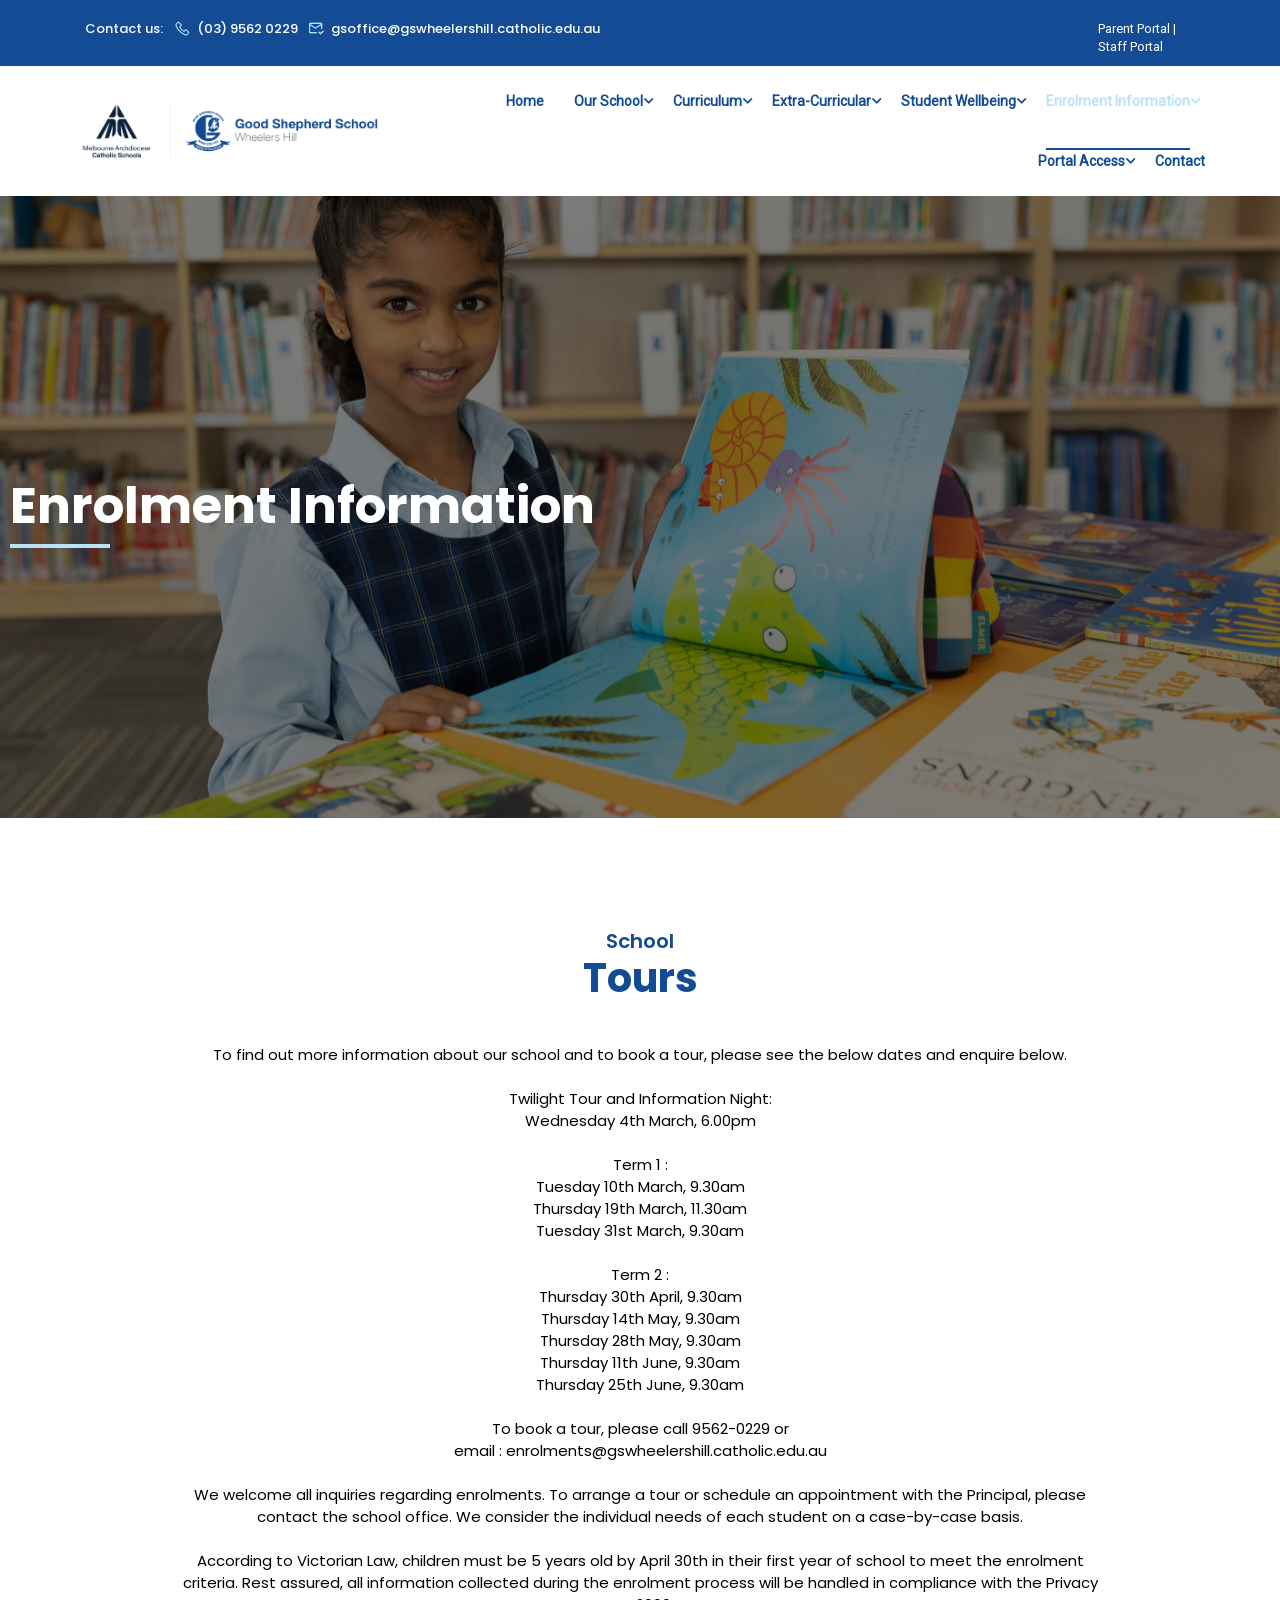
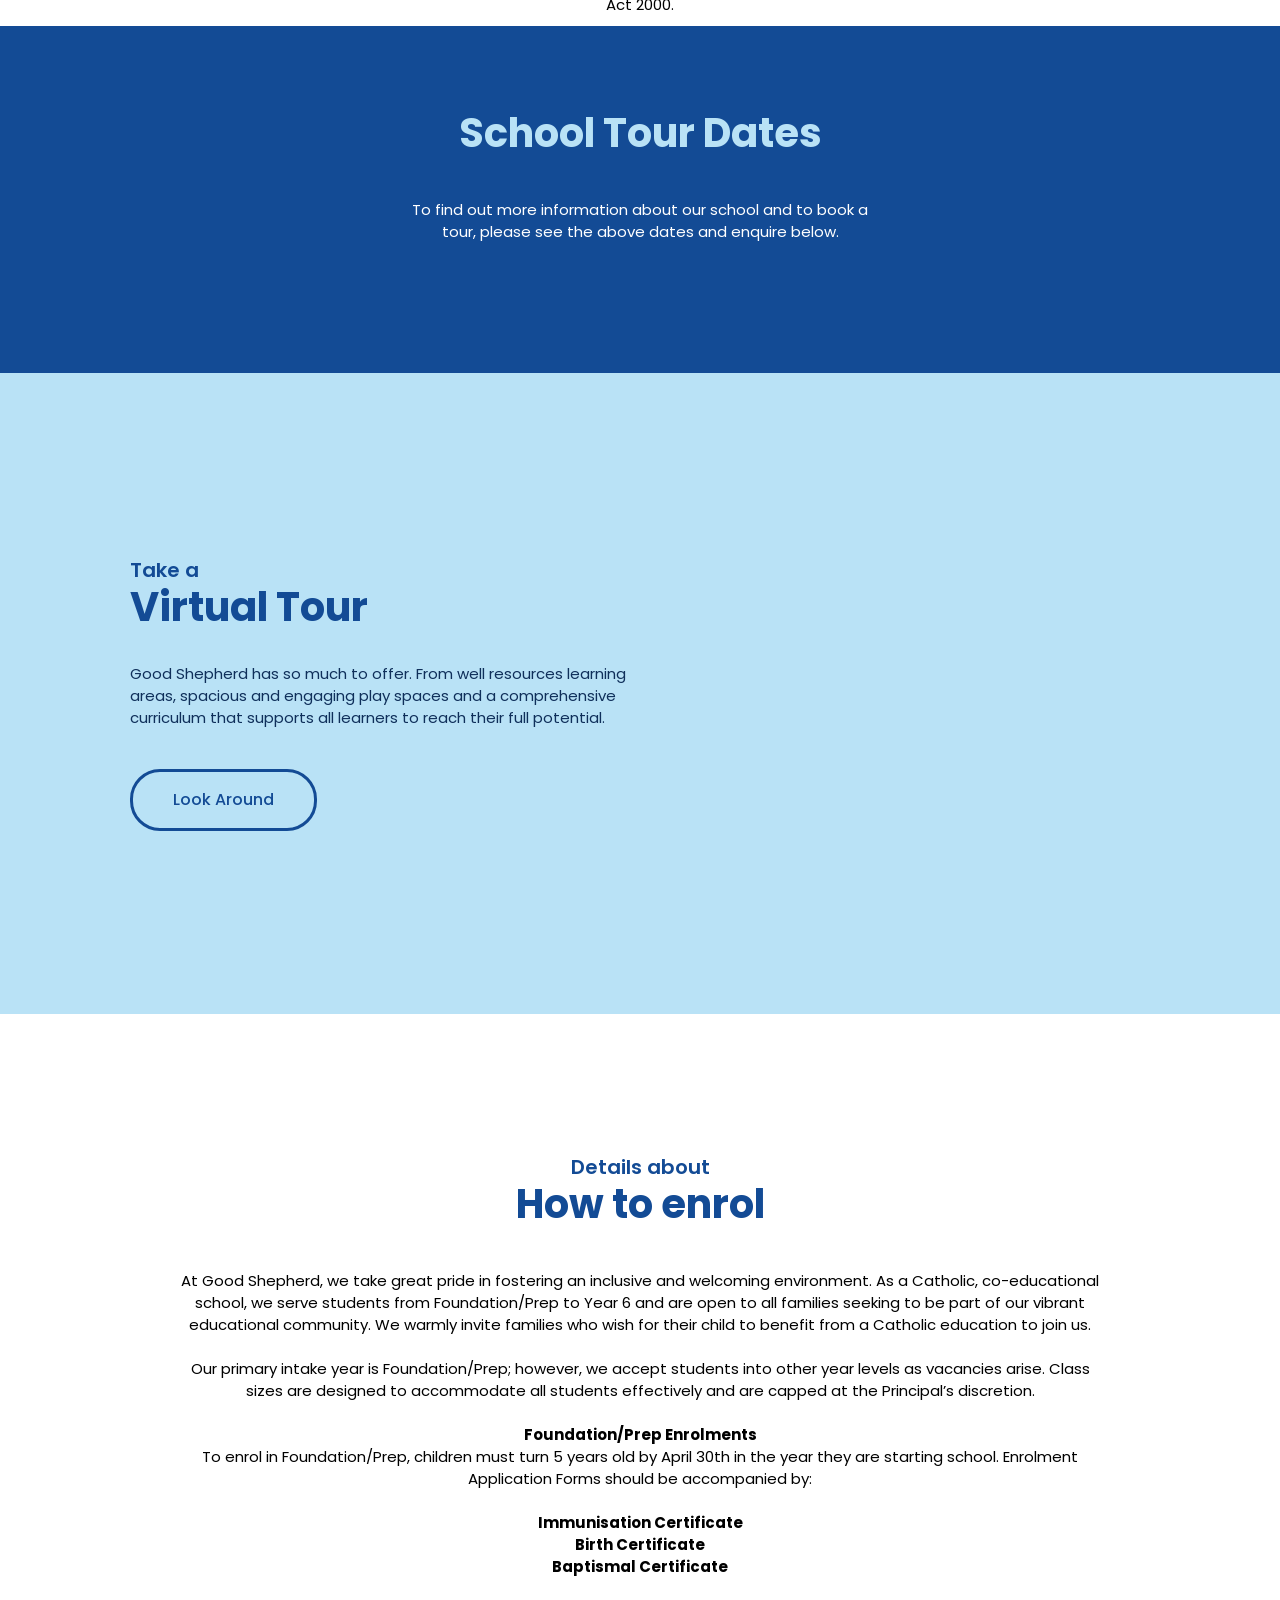
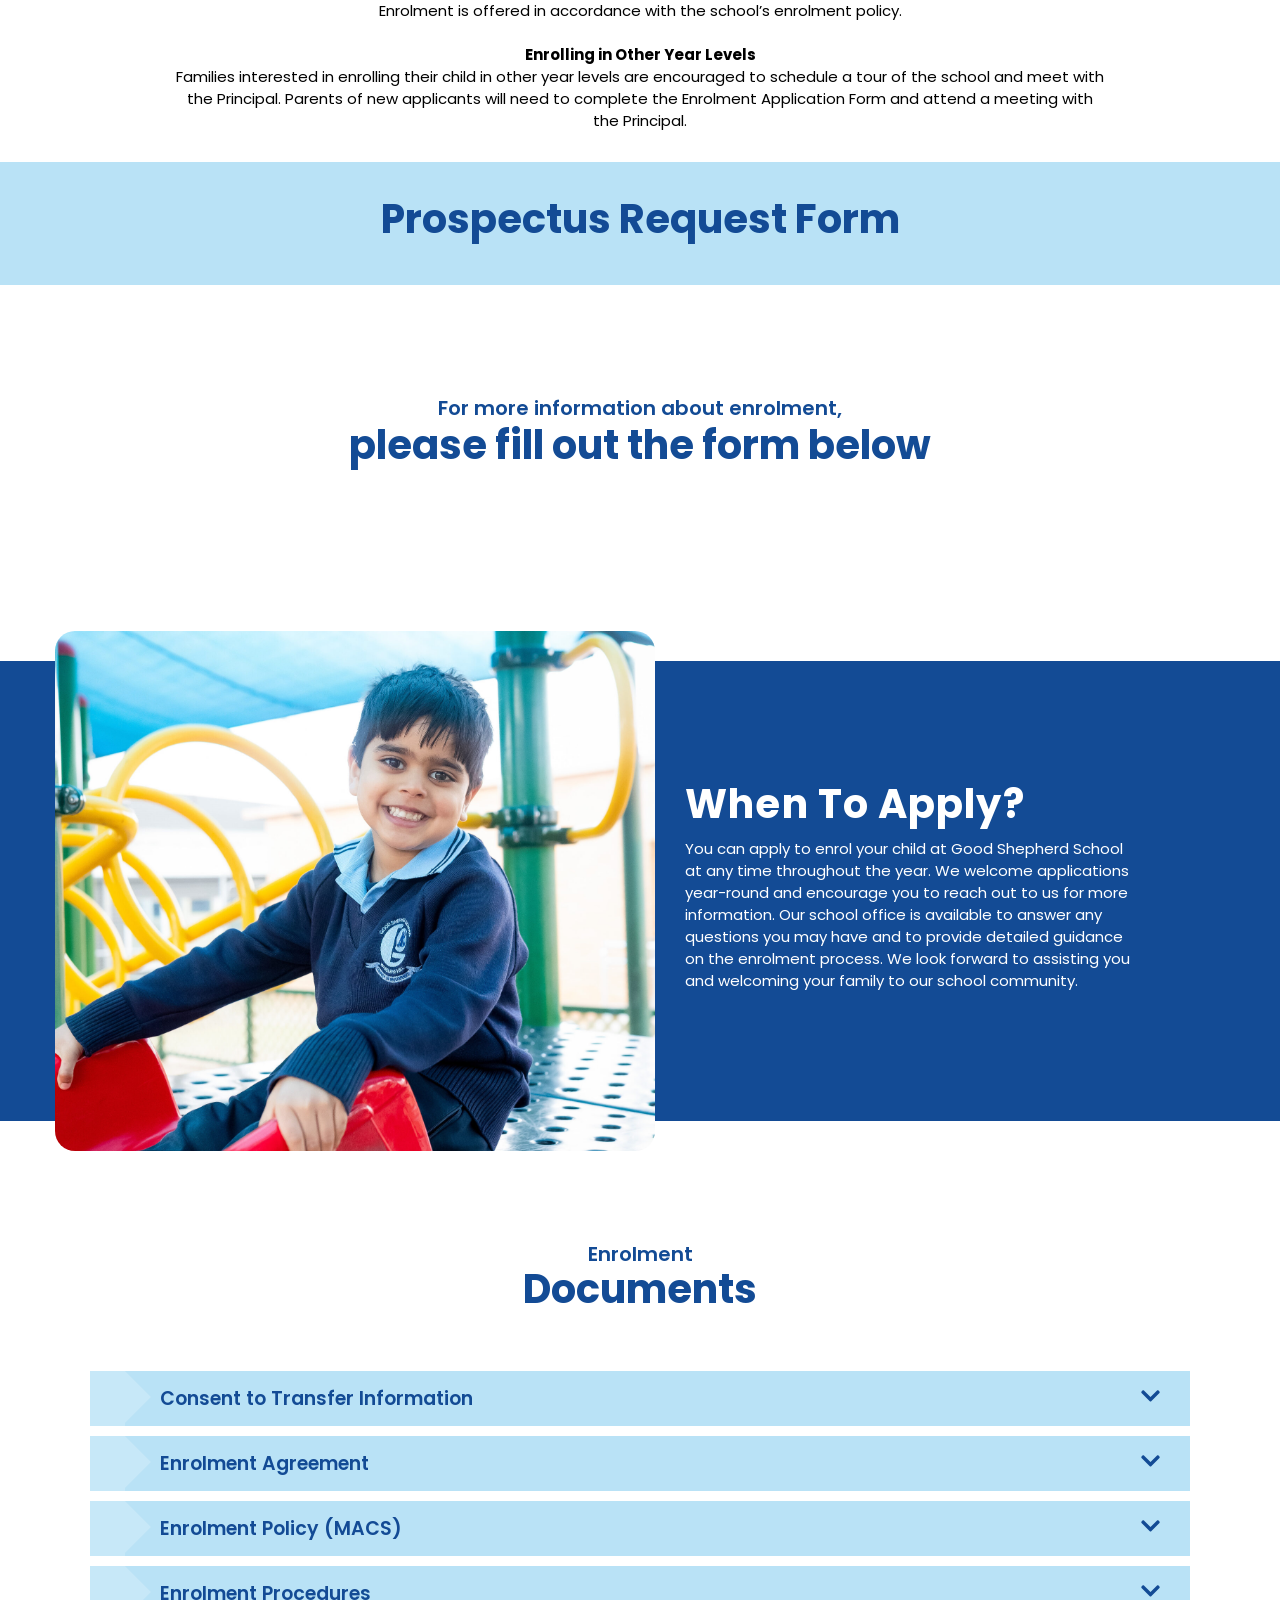
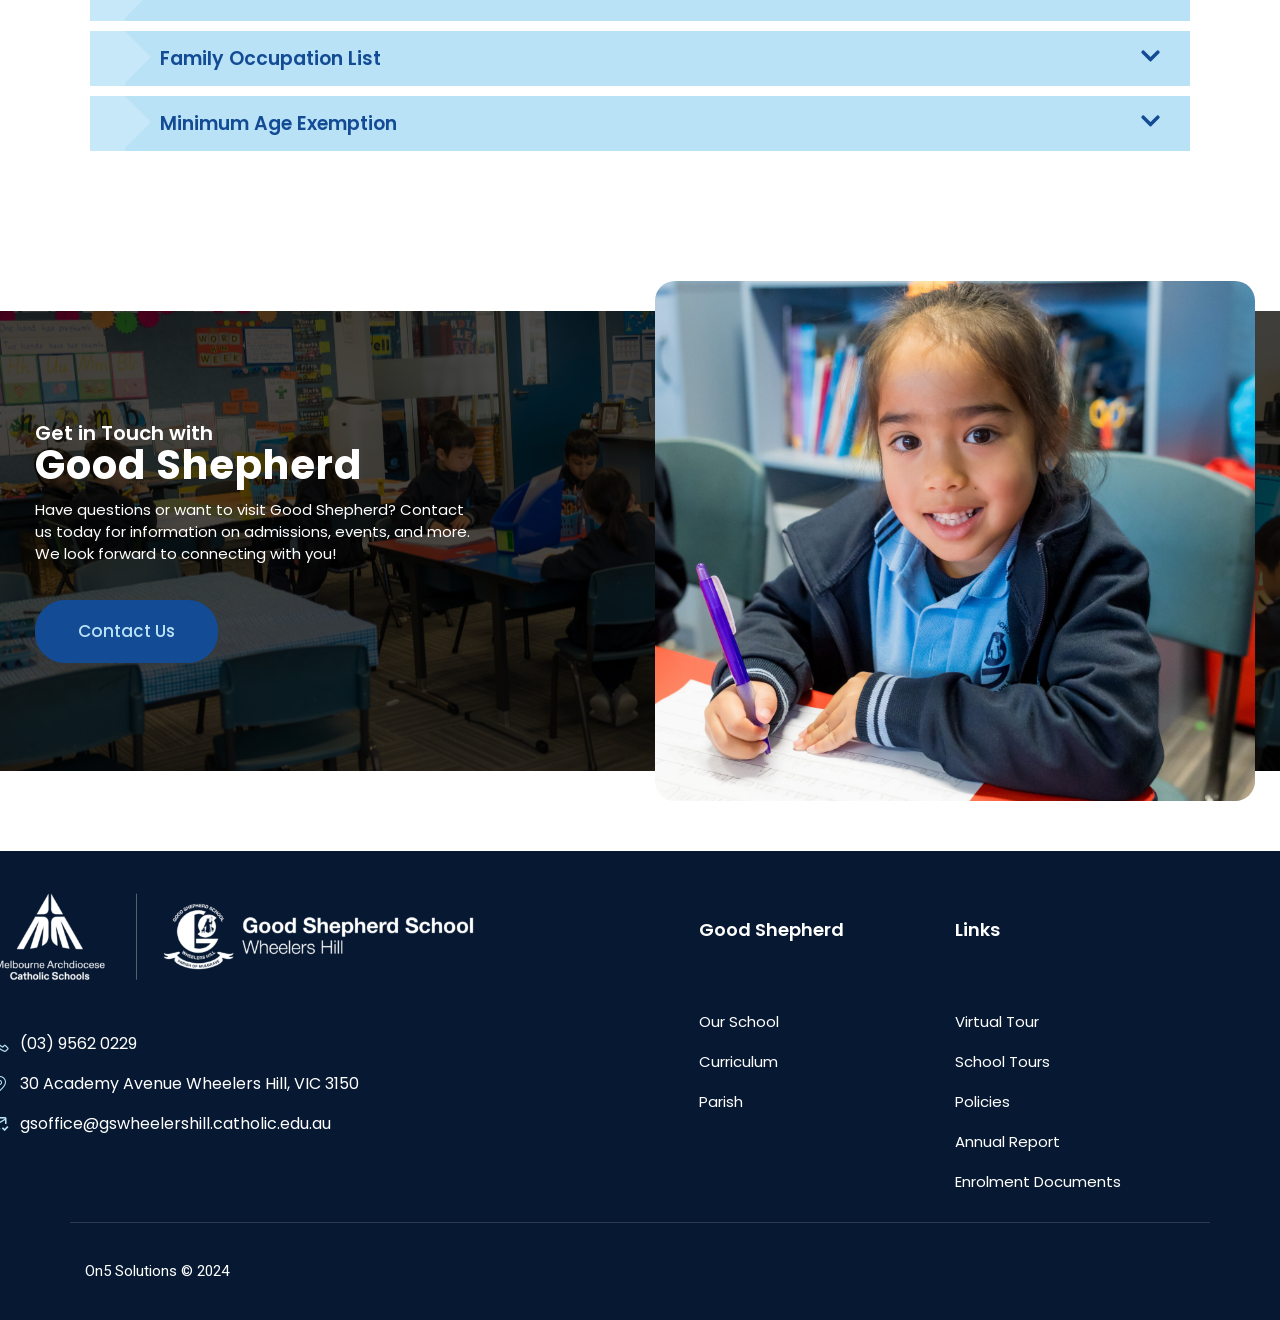
<file: enrolment.html>
<!DOCTYPE html><html itemscope itemtype="#" lang="en-AU"><head><meta charset="UTF-8"><meta name="viewport" content="width=device-width, initial-scale=1"><link rel="profile" href="#"><link rel="pingback" href="#"><title>Enrolment Information &#8211; Good Shepherd Primary School</title><link rel="stylesheet" id="siteground-optimizer-combined-css-746cc985f21eaf92ef09b52c09d874b1" href="assets/downloaded/siteground-optimizer-combined-css-746cc985f21eaf92ef09b52c09d874b1-1249325b23.css" media="all" /><meta name='robots' content='noindex, nofollow' /><link rel="alternate" type="application/rss+xml" title="Good Shepherd Primary School &raquo; Feed" href="#" /><link rel="alternate" type="application/rss+xml" title="Good Shepherd Primary School &raquo; Comments Feed" href="#" /><link rel="alternate" title="oEmbed (JSON)" type="application/json+oembed" href="#" /><link rel="alternate" title="oEmbed (XML)" type="text/xml+oembed" href="#" /> <style id="wp-img-auto-sizes-contain-inline-css"> img:is([sizes=auto i],[sizes^="auto," i]){contain-intrinsic-size:3000px 1500px}
/*# sourceURL=wp-img-auto-sizes-contain-inline-css */ </style> <style id="classic-theme-styles-inline-css"> /*! This file is auto-generated */
.wp-block-button__link{color:#fff;background-color:#32373c;border-radius:9999px;box-shadow:none;text-decoration:none;padding:calc(.667em + 2px) calc(1.333em + 2px);font-size:1.125em}.wp-block-file__button{background:#32373c;color:#fff;text-decoration:none}
/*# sourceURL=/wp-includes/css/classic-themes.min.css */ </style> <style id="global-styles-inline-css"> :root{--wp--preset--aspect-ratio--square: 1;--wp--preset--aspect-ratio--4-3: 4/3;--wp--preset--aspect-ratio--3-4: 3/4;--wp--preset--aspect-ratio--3-2: 3/2;--wp--preset--aspect-ratio--2-3: 2/3;--wp--preset--aspect-ratio--16-9: 16/9;--wp--preset--aspect-ratio--9-16: 9/16;--wp--preset--color--black: #000000;--wp--preset--color--cyan-bluish-gray: #abb8c3;--wp--preset--color--white: #ffffff;--wp--preset--color--pale-pink: #f78da7;--wp--preset--color--vivid-red: #cf2e2e;--wp--preset--color--luminous-vivid-orange: #ff6900;--wp--preset--color--luminous-vivid-amber: #fcb900;--wp--preset--color--light-green-cyan: #7bdcb5;--wp--preset--color--vivid-green-cyan: #00d084;--wp--preset--color--pale-cyan-blue: #8ed1fc;--wp--preset--color--vivid-cyan-blue: #0693e3;--wp--preset--color--vivid-purple: #9b51e0;--wp--preset--color--primary: #134b95;--wp--preset--color--title: #333;--wp--preset--color--sub-title: #999;--wp--preset--color--border-input: #ddd;--wp--preset--gradient--vivid-cyan-blue-to-vivid-purple: linear-gradient(135deg,rgb(6,147,227) 0%,rgb(155,81,224) 100%);--wp--preset--gradient--light-green-cyan-to-vivid-green-cyan: linear-gradient(135deg,rgb(122,220,180) 0%,rgb(0,208,130) 100%);--wp--preset--gradient--luminous-vivid-amber-to-luminous-vivid-orange: linear-gradient(135deg,rgb(252,185,0) 0%,rgb(255,105,0) 100%);--wp--preset--gradient--luminous-vivid-orange-to-vivid-red: linear-gradient(135deg,rgb(255,105,0) 0%,rgb(207,46,46) 100%);--wp--preset--gradient--very-light-gray-to-cyan-bluish-gray: linear-gradient(135deg,rgb(238,238,238) 0%,rgb(169,184,195) 100%);--wp--preset--gradient--cool-to-warm-spectrum: linear-gradient(135deg,rgb(74,234,220) 0%,rgb(151,120,209) 20%,rgb(207,42,186) 40%,rgb(238,44,130) 60%,rgb(251,105,98) 80%,rgb(254,248,76) 100%);--wp--preset--gradient--blush-light-purple: linear-gradient(135deg,rgb(255,206,236) 0%,rgb(152,150,240) 100%);--wp--preset--gradient--blush-bordeaux: linear-gradient(135deg,rgb(254,205,165) 0%,rgb(254,45,45) 50%,rgb(107,0,62) 100%);--wp--preset--gradient--luminous-dusk: linear-gradient(135deg,rgb(255,203,112) 0%,rgb(199,81,192) 50%,rgb(65,88,208) 100%);--wp--preset--gradient--pale-ocean: linear-gradient(135deg,rgb(255,245,203) 0%,rgb(182,227,212) 50%,rgb(51,167,181) 100%);--wp--preset--gradient--electric-grass: linear-gradient(135deg,rgb(202,248,128) 0%,rgb(113,206,126) 100%);--wp--preset--gradient--midnight: linear-gradient(135deg,rgb(2,3,129) 0%,rgb(40,116,252) 100%);--wp--preset--font-size--small: 13px;--wp--preset--font-size--medium: 20px;--wp--preset--font-size--large: 28px;--wp--preset--font-size--x-large: 42px;--wp--preset--font-size--normal: 15px;--wp--preset--font-size--huge: 36px;--wp--preset--spacing--20: 0.44rem;--wp--preset--spacing--30: 0.67rem;--wp--preset--spacing--40: 1rem;--wp--preset--spacing--50: 1.5rem;--wp--preset--spacing--60: 2.25rem;--wp--preset--spacing--70: 3.38rem;--wp--preset--spacing--80: 5.06rem;--wp--preset--shadow--natural: 6px 6px 9px rgba(0, 0, 0, 0.2);--wp--preset--shadow--deep: 12px 12px 50px rgba(0, 0, 0, 0.4);--wp--preset--shadow--sharp: 6px 6px 0px rgba(0, 0, 0, 0.2);--wp--preset--shadow--outlined: 6px 6px 0px -3px rgb(255, 255, 255), 6px 6px rgb(0, 0, 0);--wp--preset--shadow--crisp: 6px 6px 0px rgb(0, 0, 0);}:where(body) { margin: 0; }:where(.is-layout-flex){gap: 0.5em;}:where(.is-layout-grid){gap: 0.5em;}body .is-layout-flex{display: flex;}.is-layout-flex{flex-wrap: wrap;align-items: center;}.is-layout-flex > :is(*, div){margin: 0;}body .is-layout-grid{display: grid;}.is-layout-grid > :is(*, div){margin: 0;}body{padding-top: 0px;padding-right: 0px;padding-bottom: 0px;padding-left: 0px;}:root :where(.wp-element-button, .wp-block-button__link){background-color: #32373c;border-width: 0;color: #fff;font-family: inherit;font-size: inherit;font-style: inherit;font-weight: inherit;letter-spacing: inherit;line-height: inherit;padding-top: calc(0.667em + 2px);padding-right: calc(1.333em + 2px);padding-bottom: calc(0.667em + 2px);padding-left: calc(1.333em + 2px);text-decoration: none;text-transform: inherit;}.has-black-color{color: var(--wp--preset--color--black) !important;}.has-cyan-bluish-gray-color{color: var(--wp--preset--color--cyan-bluish-gray) !important;}.has-white-color{color: var(--wp--preset--color--white) !important;}.has-pale-pink-color{color: var(--wp--preset--color--pale-pink) !important;}.has-vivid-red-color{color: var(--wp--preset--color--vivid-red) !important;}.has-luminous-vivid-orange-color{color: var(--wp--preset--color--luminous-vivid-orange) !important;}.has-luminous-vivid-amber-color{color: var(--wp--preset--color--luminous-vivid-amber) !important;}.has-light-green-cyan-color{color: var(--wp--preset--color--light-green-cyan) !important;}.has-vivid-green-cyan-color{color: var(--wp--preset--color--vivid-green-cyan) !important;}.has-pale-cyan-blue-color{color: var(--wp--preset--color--pale-cyan-blue) !important;}.has-vivid-cyan-blue-color{color: var(--wp--preset--color--vivid-cyan-blue) !important;}.has-vivid-purple-color{color: var(--wp--preset--color--vivid-purple) !important;}.has-primary-color{color: var(--wp--preset--color--primary) !important;}.has-title-color{color: var(--wp--preset--color--title) !important;}.has-sub-title-color{color: var(--wp--preset--color--sub-title) !important;}.has-border-input-color{color: var(--wp--preset--color--border-input) !important;}.has-black-background-color{background-color: var(--wp--preset--color--black) !important;}.has-cyan-bluish-gray-background-color{background-color: var(--wp--preset--color--cyan-bluish-gray) !important;}.has-white-background-color{background-color: var(--wp--preset--color--white) !important;}.has-pale-pink-background-color{background-color: var(--wp--preset--color--pale-pink) !important;}.has-vivid-red-background-color{background-color: var(--wp--preset--color--vivid-red) !important;}.has-luminous-vivid-orange-background-color{background-color: var(--wp--preset--color--luminous-vivid-orange) !important;}.has-luminous-vivid-amber-background-color{background-color: var(--wp--preset--color--luminous-vivid-amber) !important;}.has-light-green-cyan-background-color{background-color: var(--wp--preset--color--light-green-cyan) !important;}.has-vivid-green-cyan-background-color{background-color: var(--wp--preset--color--vivid-green-cyan) !important;}.has-pale-cyan-blue-background-color{background-color: var(--wp--preset--color--pale-cyan-blue) !important;}.has-vivid-cyan-blue-background-color{background-color: var(--wp--preset--color--vivid-cyan-blue) !important;}.has-vivid-purple-background-color{background-color: var(--wp--preset--color--vivid-purple) !important;}.has-primary-background-color{background-color: var(--wp--preset--color--primary) !important;}.has-title-background-color{background-color: var(--wp--preset--color--title) !important;}.has-sub-title-background-color{background-color: var(--wp--preset--color--sub-title) !important;}.has-border-input-background-color{background-color: var(--wp--preset--color--border-input) !important;}.has-black-border-color{border-color: var(--wp--preset--color--black) !important;}.has-cyan-bluish-gray-border-color{border-color: var(--wp--preset--color--cyan-bluish-gray) !important;}.has-white-border-color{border-color: var(--wp--preset--color--white) !important;}.has-pale-pink-border-color{border-color: var(--wp--preset--color--pale-pink) !important;}.has-vivid-red-border-color{border-color: var(--wp--preset--color--vivid-red) !important;}.has-luminous-vivid-orange-border-color{border-color: var(--wp--preset--color--luminous-vivid-orange) !important;}.has-luminous-vivid-amber-border-color{border-color: var(--wp--preset--color--luminous-vivid-amber) !important;}.has-light-green-cyan-border-color{border-color: var(--wp--preset--color--light-green-cyan) !important;}.has-vivid-green-cyan-border-color{border-color: var(--wp--preset--color--vivid-green-cyan) !important;}.has-pale-cyan-blue-border-color{border-color: var(--wp--preset--color--pale-cyan-blue) !important;}.has-vivid-cyan-blue-border-color{border-color: var(--wp--preset--color--vivid-cyan-blue) !important;}.has-vivid-purple-border-color{border-color: var(--wp--preset--color--vivid-purple) !important;}.has-primary-border-color{border-color: var(--wp--preset--color--primary) !important;}.has-title-border-color{border-color: var(--wp--preset--color--title) !important;}.has-sub-title-border-color{border-color: var(--wp--preset--color--sub-title) !important;}.has-border-input-border-color{border-color: var(--wp--preset--color--border-input) !important;}.has-vivid-cyan-blue-to-vivid-purple-gradient-background{background: var(--wp--preset--gradient--vivid-cyan-blue-to-vivid-purple) !important;}.has-light-green-cyan-to-vivid-green-cyan-gradient-background{background: var(--wp--preset--gradient--light-green-cyan-to-vivid-green-cyan) !important;}.has-luminous-vivid-amber-to-luminous-vivid-orange-gradient-background{background: var(--wp--preset--gradient--luminous-vivid-amber-to-luminous-vivid-orange) !important;}.has-luminous-vivid-orange-to-vivid-red-gradient-background{background: var(--wp--preset--gradient--luminous-vivid-orange-to-vivid-red) !important;}.has-very-light-gray-to-cyan-bluish-gray-gradient-background{background: var(--wp--preset--gradient--very-light-gray-to-cyan-bluish-gray) !important;}.has-cool-to-warm-spectrum-gradient-background{background: var(--wp--preset--gradient--cool-to-warm-spectrum) !important;}.has-blush-light-purple-gradient-background{background: var(--wp--preset--gradient--blush-light-purple) !important;}.has-blush-bordeaux-gradient-background{background: var(--wp--preset--gradient--blush-bordeaux) !important;}.has-luminous-dusk-gradient-background{background: var(--wp--preset--gradient--luminous-dusk) !important;}.has-pale-ocean-gradient-background{background: var(--wp--preset--gradient--pale-ocean) !important;}.has-electric-grass-gradient-background{background: var(--wp--preset--gradient--electric-grass) !important;}.has-midnight-gradient-background{background: var(--wp--preset--gradient--midnight) !important;}.has-small-font-size{font-size: var(--wp--preset--font-size--small) !important;}.has-medium-font-size{font-size: var(--wp--preset--font-size--medium) !important;}.has-large-font-size{font-size: var(--wp--preset--font-size--large) !important;}.has-x-large-font-size{font-size: var(--wp--preset--font-size--x-large) !important;}.has-normal-font-size{font-size: var(--wp--preset--font-size--normal) !important;}.has-huge-font-size{font-size: var(--wp--preset--font-size--huge) !important;}
:root :where(.wp-block-icon svg){width: 24px;}
:where(.wp-block-post-template.is-layout-flex){gap: 1.25em;}:where(.wp-block-post-template.is-layout-grid){gap: 1.25em;}
:where(.wp-block-term-template.is-layout-flex){gap: 1.25em;}:where(.wp-block-term-template.is-layout-grid){gap: 1.25em;}
:where(.wp-block-columns.is-layout-flex){gap: 2em;}:where(.wp-block-columns.is-layout-grid){gap: 2em;}
:root :where(.wp-block-pullquote){font-size: 1.5em;line-height: 1.6;}
/*# sourceURL=global-styles-inline-css */ </style> <style id="elementor-frontend-inline-css"> .elementor-kit-8941{--e-global-color-primary:#134B95;--e-global-color-secondary:#B9E2F6;--e-global-color-text:#000000;--e-global-color-accent:#0F2F5A;--e-global-color-4588661:#A59130;--e-global-color-5f782af:#FFFFFF;--e-global-color-6b28c0b:#000000;--e-global-color-aac5579:#185FAF;}.elementor-kit-8941 e-page-transition{background-color:#FFBC7D;}.elementor-section.elementor-section-boxed > .elementor-container{max-width:1170px;}.e-con{--container-max-width:1170px;}.elementor-widget:not(:last-child){margin-block-end:20px;}.elementor-element{--widgets-spacing:20px 20px;--widgets-spacing-row:20px;--widgets-spacing-column:20px;}{}h1.entry-title{display:var(--page-title-display);}@media(max-width:1024px){.elementor-section.elementor-section-boxed > .elementor-container{max-width:1024px;}.e-con{--container-max-width:1024px;}}@media(max-width:767px){.elementor-section.elementor-section-boxed > .elementor-container{max-width:767px;}.e-con{--container-max-width:767px;}}
.elementor-17474 .elementor-element.elementor-element-d9115ff{--display:flex;--flex-direction:column;--container-widget-width:100%;--container-widget-height:initial;--container-widget-flex-grow:0;--container-widget-align-self:initial;--flex-wrap-mobile:wrap;--overlay-opacity:0.5;}.elementor-17474 .elementor-element.elementor-element-d9115ff:not(.elementor-motion-effects-element-type-background), .elementor-17474 .elementor-element.elementor-element-d9115ff > .elementor-motion-effects-container > .elementor-motion-effects-layer{background-image:url("assets/downloaded/EnrolmentInformation_BannerImage-scaled-195bf55add.jpg");background-position:center center;background-size:cover;}.elementor-17474 .elementor-element.elementor-element-d9115ff::before, .elementor-17474 .elementor-element.elementor-element-d9115ff > .elementor-background-video-container::before, .elementor-17474 .elementor-element.elementor-element-d9115ff > .e-con-inner > .elementor-background-video-container::before, .elementor-17474 .elementor-element.elementor-element-d9115ff > .elementor-background-slideshow::before, .elementor-17474 .elementor-element.elementor-element-d9115ff > .e-con-inner > .elementor-background-slideshow::before, .elementor-17474 .elementor-element.elementor-element-d9115ff > .elementor-motion-effects-container > .elementor-motion-effects-layer::before{background-color:#000000;--background-overlay:'';}.elementor-17474 .elementor-element.elementor-element-75bba61 > .elementor-widget-container{margin:0px 0px 260px 0px;padding:260px 0px 0px 0px;}.elementor-17474 .elementor-element.elementor-element-75bba61 .sc_heading .title{font-family:"Poppins", Sans-serif;font-size:50px;font-weight:700;}.elementor-17474 .elementor-element.elementor-element-75bba61 .sc_heading .title,.elementor-17474 .elementor-element.elementor-element-75bba61 .sc_heading .clone{color:#FFFFFF;}.elementor-17474 .elementor-element.elementor-element-75bba61 .sc_heading .title .thim-color{color:#C72027;}.elementor-17474 .elementor-element.elementor-element-75bba61 .sc_heading .line{width:100px;height:4px;background-color:var( --e-global-color-secondary );}.elementor-17474 .elementor-element.elementor-element-25a7d09{--display:flex;}.elementor-widget-heading .elementor-heading-title{line-height:var( --e-global-typography-primary-line-height );color:var( --e-global-color-primary );}.elementor-17474 .elementor-element.elementor-element-860050f > .elementor-widget-container{margin:0px 0px 0px 0px;padding:100px 0px 0px 0px;}.elementor-17474 .elementor-element.elementor-element-860050f{text-align:center;}.elementor-17474 .elementor-element.elementor-element-860050f .elementor-heading-title{font-family:"Poppins", Sans-serif;font-size:20px;font-weight:600;line-height:1.3em;color:var( --e-global-color-primary );}.elementor-widget-animated-headline .elementor-headline-dynamic-wrapper path{stroke:var( --e-global-color-accent );}.elementor-widget-animated-headline .elementor-headline-plain-text{color:var( --e-global-color-secondary );}.elementor-widget-animated-headline .elementor-headline{line-height:var( --e-global-typography-primary-line-height );}.elementor-widget-animated-headline{--dynamic-text-color:var( --e-global-color-secondary );}.elementor-widget-animated-headline .elementor-headline-dynamic-text{line-height:var( --e-global-typography-primary-line-height );}.elementor-17474 .elementor-element.elementor-element-39ed553{--iteration-count:infinite;--animation-duration:5000ms;--dynamic-text-color:var( --e-global-color-primary );}.elementor-17474 .elementor-element.elementor-element-39ed553 > .elementor-widget-container{margin:-43px 0px 0px 0px;}.elementor-17474 .elementor-element.elementor-element-39ed553 .elementor-headline{text-align:center;font-size:40px;font-weight:700;line-height:1.3em;}.elementor-17474 .elementor-element.elementor-element-39ed553 .elementor-headline-dynamic-wrapper path{stroke:var( --e-global-color-secondary );stroke-width:6px;}.elementor-17474 .elementor-element.elementor-element-39ed553 .elementor-headline-plain-text{color:var( --e-global-color-primary );}.elementor-17474 .elementor-element.elementor-element-39ed553 .elementor-headline-dynamic-text{font-family:"Poppins", Sans-serif;font-weight:700;line-height:1.3em;}.elementor-17474 .elementor-element.elementor-element-9764a45 > .elementor-widget-container{margin:10px 0px 0px 0px;padding:0px 120px 0px 120px;}.elementor-17474 .elementor-element.elementor-element-9764a45{text-align:center;}.elementor-17474 .elementor-element.elementor-element-9764a45 .elementor-heading-title{font-family:"Poppins", Sans-serif;font-size:15px;font-weight:400;line-height:22px;color:#000000;}.elementor-17474 .elementor-element.elementor-element-1c01f31 > .elementor-widget-container{margin:0px 0px 15px 0px;}.elementor-17474 .elementor-element.elementor-element-1c01f31{text-align:center;}.elementor-17474 .elementor-element.elementor-element-1c01f31 .elementor-heading-title{font-family:"Poppins", Sans-serif;font-size:20px;font-weight:600;line-height:1.3em;color:#000000;}.elementor-widget-button .elementor-button{background-color:var( --e-global-color-accent );}.elementor-17474 .elementor-element.elementor-element-6a17677 .elementor-button{background-color:var( --e-global-color-primary );font-family:"Poppins", Sans-serif;font-size:16px;font-weight:500;fill:var( --e-global-color-secondary );color:var( --e-global-color-secondary );border-style:solid;border-width:2px 2px 2px 2px;border-color:var( --e-global-color-secondary );border-radius:30px 30px 30px 30px;padding:18px 32px 18px 32px;}.elementor-17474 .elementor-element.elementor-element-6a17677 .elementor-button:hover, .elementor-17474 .elementor-element.elementor-element-6a17677 .elementor-button:focus{background-color:var( --e-global-color-secondary );color:var( --e-global-color-primary );border-color:var( --e-global-color-primary );}.elementor-17474 .elementor-element.elementor-element-6a17677 > .elementor-widget-container{margin:20px 0px 30px 27px;padding:0px 0px 0px 0px;}.elementor-17474 .elementor-element.elementor-element-6a17677 .elementor-button:hover svg, .elementor-17474 .elementor-element.elementor-element-6a17677 .elementor-button:focus svg{fill:var( --e-global-color-primary );}.elementor-17474 .elementor-element.elementor-element-61446da:not(.elementor-motion-effects-element-type-background), .elementor-17474 .elementor-element.elementor-element-61446da > .elementor-motion-effects-container > .elementor-motion-effects-layer{background-color:var( --e-global-color-primary );}.elementor-17474 .elementor-element.elementor-element-61446da > .elementor-container{max-width:1170px;}.elementor-17474 .elementor-element.elementor-element-61446da > .elementor-background-overlay{opacity:0.06;transition:background 0.3s, border-radius 0.3s, opacity 0.3s;}.elementor-17474 .elementor-element.elementor-element-61446da{transition:background 0.3s, border 0.3s, border-radius 0.3s, box-shadow 0.3s;margin-top:0px;margin-bottom:-30px;padding:50px 0px 100px 0px;}.elementor-17474 .elementor-element.elementor-element-d8de07a{--iteration-count:infinite;--animation-duration:5000ms;--dynamic-text-color:var( --e-global-color-secondary );}.elementor-17474 .elementor-element.elementor-element-d8de07a > .elementor-widget-container{margin:0px 0px 20px 0px;}.elementor-17474 .elementor-element.elementor-element-d8de07a .elementor-headline{text-align:center;font-size:40px;font-weight:700;line-height:1.3em;}.elementor-17474 .elementor-element.elementor-element-d8de07a .elementor-headline-dynamic-wrapper path{stroke:var( --e-global-color-5f782af );stroke-width:6px;}.elementor-17474 .elementor-element.elementor-element-d8de07a .elementor-headline-plain-text{color:var( --e-global-color-primary );}.elementor-17474 .elementor-element.elementor-element-d8de07a .elementor-headline-dynamic-text{font-family:"Poppins", Sans-serif;font-weight:700;line-height:1.3em;}.elementor-widget-text-editor{font-weight:var( --e-global-typography-text-font-weight );color:var( --e-global-color-text );}.elementor-widget-text-editor.elementor-drop-cap-view-stacked .elementor-drop-cap{background-color:var( --e-global-color-primary );}.elementor-widget-text-editor.elementor-drop-cap-view-framed .elementor-drop-cap, .elementor-widget-text-editor.elementor-drop-cap-view-default .elementor-drop-cap{color:var( --e-global-color-primary );border-color:var( --e-global-color-primary );}.elementor-17474 .elementor-element.elementor-element-cd6eeaf > .elementor-widget-container{padding:0% 30% 0% 30%;}.elementor-17474 .elementor-element.elementor-element-cd6eeaf{text-align:center;font-family:"Poppins", Sans-serif;font-size:15px;font-weight:400;line-height:22px;color:#FFFFFF;}.elementor-17474 .elementor-element.elementor-element-d2508d8 .elementor-button{background-color:var( --e-global-color-secondary );font-family:"Poppins", Sans-serif;font-size:16px;font-weight:500;fill:var( --e-global-color-primary );color:var( --e-global-color-primary );border-style:solid;border-width:3px 3px 3px 3px;border-color:var( --e-global-color-primary );border-radius:30px 30px 30px 30px;padding:20px 40px 20px 40px;}.elementor-17474 .elementor-element.elementor-element-d2508d8 .elementor-button:hover, .elementor-17474 .elementor-element.elementor-element-d2508d8 .elementor-button:focus{background-color:var( --e-global-color-primary );color:var( --e-global-color-secondary );border-color:var( --e-global-color-secondary );}.elementor-17474 .elementor-element.elementor-element-d2508d8 > .elementor-widget-container{padding:40px 0px 0px 0px;}.elementor-17474 .elementor-element.elementor-element-d2508d8 .elementor-button:hover svg, .elementor-17474 .elementor-element.elementor-element-d2508d8 .elementor-button:focus svg{fill:var( --e-global-color-secondary );}.elementor-17474 .elementor-element.elementor-element-1d6ac7e:not(.elementor-motion-effects-element-type-background), .elementor-17474 .elementor-element.elementor-element-1d6ac7e > .elementor-motion-effects-container > .elementor-motion-effects-layer{background-color:var( --e-global-color-secondary );}.elementor-17474 .elementor-element.elementor-element-1d6ac7e > .elementor-background-overlay{opacity:0.85;transition:background 0.3s, border-radius 0.3s, opacity 0.3s;}.elementor-17474 .elementor-element.elementor-element-1d6ac7e{transition:background 0.3s, border 0.3s, border-radius 0.3s, box-shadow 0.3s;margin-top:30px;margin-bottom:30px;padding:0px 0px 0px 0px;}.elementor-bc-flex-widget .elementor-17474 .elementor-element.elementor-element-7ae34be.elementor-column .elementor-widget-wrap{align-items:center;}.elementor-17474 .elementor-element.elementor-element-7ae34be.elementor-column.elementor-element[data-element_type="column"] > .elementor-widget-wrap.elementor-element-populated{align-content:center;align-items:center;}.elementor-17474 .elementor-element.elementor-element-7ae34be > .elementor-element-populated{margin:10px 50px 10px 120px;--e-column-margin-right:50px;--e-column-margin-left:120px;}.elementor-17474 .elementor-element.elementor-element-a115218 > .elementor-widget-container{margin:0px 195px 0px 0px;padding:50px 0px 0px 0px;}.elementor-17474 .elementor-element.elementor-element-a115218{text-align:start;}.elementor-17474 .elementor-element.elementor-element-a115218 .elementor-heading-title{font-family:"Poppins", Sans-serif;font-size:20px;font-weight:600;line-height:1.3em;color:var( --e-global-color-primary );}.elementor-17474 .elementor-element.elementor-element-835410b{--iteration-count:infinite;--animation-duration:5000ms;--dynamic-text-color:var( --e-global-color-primary );}.elementor-17474 .elementor-element.elementor-element-835410b > .elementor-widget-container{margin:-43px 0px 0px 0px;}.elementor-17474 .elementor-element.elementor-element-835410b .elementor-headline{text-align:left;font-size:40px;font-weight:700;line-height:1.3em;}.elementor-17474 .elementor-element.elementor-element-835410b .elementor-headline-dynamic-wrapper path{stroke:var( --e-global-color-primary );stroke-width:6px;}.elementor-17474 .elementor-element.elementor-element-835410b .elementor-headline-plain-text{color:var( --e-global-color-primary );}.elementor-17474 .elementor-element.elementor-element-835410b .elementor-headline-dynamic-text{font-family:"Poppins", Sans-serif;font-weight:700;line-height:1.3em;}.elementor-17474 .elementor-element.elementor-element-1c08647{width:var( --container-widget-width, 100% );max-width:100%;--container-widget-width:100%;--container-widget-flex-grow:0;text-align:start;font-family:"Poppins", Sans-serif;font-size:15px;font-weight:400;line-height:22px;color:var( --e-global-color-accent );}.elementor-17474 .elementor-element.elementor-element-1c08647 > .elementor-widget-container{margin:0px 0px 0px 0px;padding:0% 0% 0% 0%;}.elementor-17474 .elementor-element.elementor-element-1c08647.elementor-element{--flex-grow:0;--flex-shrink:0;}.elementor-17474 .elementor-element.elementor-element-55d07d9 .elementor-button{background-color:var( --e-global-color-secondary );font-family:"Poppins", Sans-serif;font-size:16px;font-weight:500;fill:var( --e-global-color-primary );color:var( --e-global-color-primary );border-style:solid;border-width:3px 3px 3px 3px;border-color:var( --e-global-color-primary );border-radius:30px 30px 30px 30px;padding:20px 40px 20px 40px;}.elementor-17474 .elementor-element.elementor-element-55d07d9 .elementor-button:hover, .elementor-17474 .elementor-element.elementor-element-55d07d9 .elementor-button:focus{background-color:var( --e-global-color-primary );color:var( --e-global-color-secondary );border-color:var( --e-global-color-secondary );}.elementor-17474 .elementor-element.elementor-element-55d07d9 > .elementor-widget-container{padding:40px 0px 50px 0px;}.elementor-17474 .elementor-element.elementor-element-55d07d9 .elementor-button:hover svg, .elementor-17474 .elementor-element.elementor-element-55d07d9 .elementor-button:focus svg{fill:var( --e-global-color-secondary );}.elementor-bc-flex-widget .elementor-17474 .elementor-element.elementor-element-5c56342.elementor-column .elementor-widget-wrap{align-items:center;}.elementor-17474 .elementor-element.elementor-element-5c56342.elementor-column.elementor-element[data-element_type="column"] > .elementor-widget-wrap.elementor-element-populated{align-content:center;align-items:center;}.elementor-17474 .elementor-element.elementor-element-5c56342 > .elementor-element-populated{margin:10px 120px 10px 10px;--e-column-margin-right:120px;--e-column-margin-left:10px;}.elementor-17474 .elementor-element.elementor-element-5dce1ea > .elementor-widget-container{margin:-20px 0px -28px 0px;}.elementor-17474 .elementor-element.elementor-element-55a8c55{--display:flex;--flex-direction:column;--container-widget-width:100%;--container-widget-height:initial;--container-widget-flex-grow:0;--container-widget-align-self:initial;--flex-wrap-mobile:wrap;}.elementor-17474 .elementor-element.elementor-element-f1cb3c4 > .elementor-widget-container{margin:0px 0px 0px 0px;padding:100px 0px 0px 0px;}.elementor-17474 .elementor-element.elementor-element-f1cb3c4{text-align:center;}.elementor-17474 .elementor-element.elementor-element-f1cb3c4 .elementor-heading-title{font-family:"Poppins", Sans-serif;font-size:20px;font-weight:600;line-height:1.3em;color:var( --e-global-color-primary );}.elementor-17474 .elementor-element.elementor-element-430a2c2{--iteration-count:infinite;--animation-duration:5000ms;--dynamic-text-color:var( --e-global-color-primary );}.elementor-17474 .elementor-element.elementor-element-430a2c2 > .elementor-widget-container{margin:-43px 0px 0px 0px;}.elementor-17474 .elementor-element.elementor-element-430a2c2 .elementor-headline{text-align:center;font-size:40px;font-weight:700;line-height:1.3em;}.elementor-17474 .elementor-element.elementor-element-430a2c2 .elementor-headline-dynamic-wrapper path{stroke:var( --e-global-color-secondary );stroke-width:6px;}.elementor-17474 .elementor-element.elementor-element-430a2c2 .elementor-headline-plain-text{color:var( --e-global-color-primary );}.elementor-17474 .elementor-element.elementor-element-430a2c2 .elementor-headline-dynamic-text{font-family:"Poppins", Sans-serif;font-weight:700;line-height:1.3em;}.elementor-17474 .elementor-element.elementor-element-7bb395d > .elementor-widget-container{margin:10px 0px 0px 0px;padding:0px 120px 0px 120px;}.elementor-17474 .elementor-element.elementor-element-7bb395d{text-align:center;}.elementor-17474 .elementor-element.elementor-element-7bb395d .elementor-heading-title{font-family:"Poppins", Sans-serif;font-size:15px;font-weight:400;line-height:22px;color:#000000;}.elementor-17474 .elementor-element.elementor-element-e1dac00{--display:flex;--flex-direction:column;--container-widget-width:100%;--container-widget-height:initial;--container-widget-flex-grow:0;--container-widget-align-self:initial;--flex-wrap-mobile:wrap;}.elementor-17474 .elementor-element.elementor-element-e1dac00:not(.elementor-motion-effects-element-type-background), .elementor-17474 .elementor-element.elementor-element-e1dac00 > .elementor-motion-effects-container > .elementor-motion-effects-layer{background-color:var( --e-global-color-secondary );}.elementor-17474 .elementor-element.elementor-element-7d062de{--iteration-count:infinite;--animation-duration:5000ms;--dynamic-text-color:var( --e-global-color-primary );}.elementor-17474 .elementor-element.elementor-element-7d062de > .elementor-widget-container{margin:0px 0px 0px 0px;}.elementor-17474 .elementor-element.elementor-element-7d062de .elementor-headline{text-align:center;font-size:40px;font-weight:700;line-height:1.3em;}.elementor-17474 .elementor-element.elementor-element-7d062de .elementor-headline-dynamic-wrapper path{stroke:var( --e-global-color-secondary );stroke-width:6px;}.elementor-17474 .elementor-element.elementor-element-7d062de .elementor-headline-plain-text{color:var( --e-global-color-primary );}.elementor-17474 .elementor-element.elementor-element-7d062de .elementor-headline-dynamic-text{font-family:"Poppins", Sans-serif;font-weight:700;line-height:1.3em;}.elementor-17474 .elementor-element.elementor-element-dddfef4{--display:flex;--flex-direction:column;--container-widget-width:100%;--container-widget-height:initial;--container-widget-flex-grow:0;--container-widget-align-self:initial;--flex-wrap-mobile:wrap;}.elementor-17474 .elementor-element.elementor-element-fb80704 > .elementor-widget-container{margin:0px 0px 0px 0px;padding:100px 0px 0px 0px;}.elementor-17474 .elementor-element.elementor-element-fb80704{text-align:center;}.elementor-17474 .elementor-element.elementor-element-fb80704 .elementor-heading-title{font-family:"Poppins", Sans-serif;font-size:20px;font-weight:600;line-height:1.3em;color:var( --e-global-color-primary );}.elementor-17474 .elementor-element.elementor-element-4f8530d{--iteration-count:infinite;--animation-duration:5000ms;--dynamic-text-color:var( --e-global-color-primary );}.elementor-17474 .elementor-element.elementor-element-4f8530d > .elementor-widget-container{margin:-43px 0px 0px 0px;}.elementor-17474 .elementor-element.elementor-element-4f8530d .elementor-headline{text-align:center;font-size:40px;font-weight:700;line-height:1.3em;}.elementor-17474 .elementor-element.elementor-element-4f8530d .elementor-headline-dynamic-wrapper path{stroke:var( --e-global-color-secondary );stroke-width:6px;stroke-linecap:round;stroke-linejoin:round;}.elementor-17474 .elementor-element.elementor-element-4f8530d .elementor-headline-plain-text{color:var( --e-global-color-primary );}.elementor-17474 .elementor-element.elementor-element-4f8530d .elementor-headline-dynamic-text{font-family:"Poppins", Sans-serif;font-weight:700;line-height:1.3em;}.elementor-17474 .elementor-element.elementor-element-bfccc28{--display:flex;--flex-direction:column;--container-widget-width:100%;--container-widget-height:initial;--container-widget-flex-grow:0;--container-widget-align-self:initial;--flex-wrap-mobile:wrap;}.elementor-17474 .elementor-element.elementor-element-80998bd:not(.elementor-motion-effects-element-type-background), .elementor-17474 .elementor-element.elementor-element-80998bd > .elementor-motion-effects-container > .elementor-motion-effects-layer{background-color:var( --e-global-color-primary );}.elementor-17474 .elementor-element.elementor-element-80998bd > .elementor-container{max-width:1250px;}.elementor-17474 .elementor-element.elementor-element-80998bd{transition:background 0.3s, border 0.3s, border-radius 0.3s, box-shadow 0.3s;margin-top:150px;margin-bottom:80px;padding:0px 0px 0px 0px;}.elementor-17474 .elementor-element.elementor-element-80998bd > .elementor-background-overlay{transition:background 0.3s, border-radius 0.3s, opacity 0.3s;}.elementor-17474 .elementor-element.elementor-element-7b08074 > .elementor-element-populated{transition:background 0.3s, border 0.3s, border-radius 0.3s, box-shadow 0.3s;margin:-30px 10px -30px 40px;--e-column-margin-right:10px;--e-column-margin-left:40px;padding:0px 0px 0px 0px;}.elementor-17474 .elementor-element.elementor-element-7b08074 > .elementor-element-populated > .elementor-background-overlay{transition:background 0.3s, border-radius 0.3s, opacity 0.3s;}.elementor-17474 .elementor-element.elementor-element-58451d9{margin-top:0px;margin-bottom:0px;z-index:3;}.elementor-17474 .elementor-element.elementor-element-4ccf7cd:not(.elementor-motion-effects-element-type-background) > .elementor-widget-wrap, .elementor-17474 .elementor-element.elementor-element-4ccf7cd > .elementor-widget-wrap > .elementor-motion-effects-container > .elementor-motion-effects-layer{background-image:url("assets/downloaded/WhentoApply-scaled-c9a5bf8469.jpg");background-position:center center;background-repeat:no-repeat;background-size:cover;}.elementor-17474 .elementor-element.elementor-element-4ccf7cd > .elementor-element-populated >  .elementor-background-overlay{opacity:0.76;}.elementor-17474 .elementor-element.elementor-element-4ccf7cd > .elementor-element-populated, .elementor-17474 .elementor-element.elementor-element-4ccf7cd > .elementor-element-populated > .elementor-background-overlay, .elementor-17474 .elementor-element.elementor-element-4ccf7cd > .elementor-background-slideshow{border-radius:20px 20px 20px 20px;}.elementor-17474 .elementor-element.elementor-element-4ccf7cd > .elementor-element-populated{transition:background 0.3s, border 0.3s, border-radius 0.3s, box-shadow 0.3s;padding:100px 70px 100px 70px;}.elementor-17474 .elementor-element.elementor-element-4ccf7cd > .elementor-element-populated > .elementor-background-overlay{transition:background 0.3s, border-radius 0.3s, opacity 0.3s;}.elementor-17474 .elementor-element.elementor-element-e87ac7f{--spacer-size:320px;}.elementor-bc-flex-widget .elementor-17474 .elementor-element.elementor-element-6582591.elementor-column .elementor-widget-wrap{align-items:center;}.elementor-17474 .elementor-element.elementor-element-6582591.elementor-column.elementor-element[data-element_type="column"] > .elementor-widget-wrap.elementor-element-populated{align-content:center;align-items:center;}.elementor-17474 .elementor-element.elementor-element-6582591 > .elementor-element-populated{margin:10px 120px 10px 10px;--e-column-margin-right:120px;--e-column-margin-left:10px;}.elementor-17474 .elementor-element.elementor-element-3327cc4 > .elementor-widget-container{margin:0px 0px 0px 0px;}.elementor-17474 .elementor-element.elementor-element-3327cc4{text-align:start;}.elementor-17474 .elementor-element.elementor-element-3327cc4 .elementor-heading-title{font-family:"Poppins", Sans-serif;font-size:40px;font-weight:700;letter-spacing:1.1px;color:var( --e-global-color-5f782af );}.elementor-17474 .elementor-element.elementor-element-9796bda{text-align:start;font-family:"Poppins", Sans-serif;font-size:15px;font-weight:400;line-height:22px;color:var( --e-global-color-5f782af );}.elementor-17474 .elementor-element.elementor-element-957dd1d{--display:flex;--flex-direction:column;--container-widget-width:100%;--container-widget-height:initial;--container-widget-flex-grow:0;--container-widget-align-self:initial;--flex-wrap-mobile:wrap;--margin-top:0px;--margin-bottom:0px;--margin-left:0px;--margin-right:0px;}.elementor-17474 .elementor-element.elementor-element-d42e2af > .elementor-widget-container{margin:30px 0px -12px 0px;padding:0px 0px 0px 0px;}.elementor-17474 .elementor-element.elementor-element-d42e2af{text-align:center;}.elementor-17474 .elementor-element.elementor-element-d42e2af .elementor-heading-title{font-family:"Poppins", Sans-serif;font-size:20px;font-weight:600;line-height:1.3em;color:var( --e-global-color-primary );}.elementor-17474 .elementor-element.elementor-element-b5979fe{--iteration-count:infinite;--animation-duration:5000ms;--dynamic-text-color:var( --e-global-color-primary );}.elementor-17474 .elementor-element.elementor-element-b5979fe > .elementor-widget-container{margin:-43px 0px 0px 0px;}.elementor-17474 .elementor-element.elementor-element-b5979fe .elementor-headline{text-align:center;font-size:40px;font-weight:700;line-height:1.3em;}.elementor-17474 .elementor-element.elementor-element-b5979fe .elementor-headline-dynamic-wrapper path{stroke:var( --e-global-color-secondary );stroke-width:6px;}.elementor-17474 .elementor-element.elementor-element-b5979fe .elementor-headline-plain-text{color:var( --e-global-color-primary );}.elementor-17474 .elementor-element.elementor-element-b5979fe .elementor-headline-dynamic-text{font-family:"Poppins", Sans-serif;font-weight:700;line-height:74px;}.elementor-17474 .elementor-element.elementor-element-68991a1 .jeg-elementor-kit.jkit-accordion .card-wrapper.expand:not(.background-gradient), .elementor-17474 .elementor-element.elementor-element-68991a1 .jeg-elementor-kit.jkit-accordion .card-wrapper.background-gradient:after{background-color:var( --e-global-color-secondary );}.elementor-17474 .elementor-element.elementor-element-68991a1 .jeg-elementor-kit.jkit-accordion .card-wrapper:not(.background-gradient), .elementor-17474 .elementor-element.elementor-element-68991a1 .jeg-elementor-kit.jkit-accordion .card-wrapper.background-gradient:before{background-color:var( --e-global-color-secondary );}.elementor-17474 .elementor-element.elementor-element-68991a1 .jeg-elementor-kit.jkit-accordion .card-wrapper:hover{background-color:var( --e-global-color-secondary );}.elementor-17474 .elementor-element.elementor-element-68991a1 .jeg-elementor-kit.jkit-accordion .card-wrapper .card-header:not(.background-gradient) .card-header-button, .elementor-17474 .elementor-element.elementor-element-68991a1 .jeg-elementor-kit.jkit-accordion .card-wrapper .card-header.background-gradient:before{background-color:var( --e-global-color-secondary );}.elementor-17474 .elementor-element.elementor-element-68991a1 .jeg-elementor-kit.jkit-accordion .card-expand .card-body{background-color:var( --e-global-color-primary );color:#FFFFFF;font-family:"Poppins", Sans-serif;font-weight:400;}.elementor-17474 .elementor-element.elementor-element-68991a1 > .elementor-widget-container{margin:15px 0px 0px 0px;}.elementor-17474 .elementor-element.elementor-element-68991a1 .jeg-elementor-kit.jkit-accordion .card-wrapper .card-header .card-header-button{font-family:"Poppins", Sans-serif;font-size:19px;font-weight:600;}.elementor-17474 .elementor-element.elementor-element-68991a1 .jeg-elementor-kit.jkit-accordion .card-wrapper.expand .card-header .card-header-button{color:var( --e-global-color-primary );}.elementor-17474 .elementor-element.elementor-element-68991a1 .jeg-elementor-kit.jkit-accordion .card-wrapper:not(.expand) .card-header .card-header-button{color:var( --e-global-color-primary );}.elementor-17474 .elementor-element.elementor-element-9395d0c:not(.elementor-motion-effects-element-type-background), .elementor-17474 .elementor-element.elementor-element-9395d0c > .elementor-motion-effects-container > .elementor-motion-effects-layer{background-color:#4B4B4B00;background-image:url("assets/downloaded/GetInTouchBanner-scaled-da0276856e.jpg");background-position:center center;background-repeat:no-repeat;background-size:cover;}.elementor-17474 .elementor-element.elementor-element-9395d0c > .elementor-background-overlay{background-color:#000000;opacity:0.7;transition:background 0.3s, border-radius 0.3s, opacity 0.3s;}.elementor-17474 .elementor-element.elementor-element-9395d0c > .elementor-container{max-width:1250px;}.elementor-17474 .elementor-element.elementor-element-9395d0c{transition:background 0.3s, border 0.3s, border-radius 0.3s, box-shadow 0.3s;margin-top:150px;margin-bottom:80px;padding:0px 0px 0px 0px;}.elementor-bc-flex-widget .elementor-17474 .elementor-element.elementor-element-20c80d5.elementor-column .elementor-widget-wrap{align-items:center;}.elementor-17474 .elementor-element.elementor-element-20c80d5.elementor-column.elementor-element[data-element_type="column"] > .elementor-widget-wrap.elementor-element-populated{align-content:center;align-items:center;}.elementor-17474 .elementor-element.elementor-element-20c80d5 > .elementor-element-populated{margin:10px 120px 10px 10px;--e-column-margin-right:120px;--e-column-margin-left:10px;}.elementor-17474 .elementor-element.elementor-element-88f0da7 > .elementor-widget-container{margin:0px 0px -15px 0px;}.elementor-17474 .elementor-element.elementor-element-88f0da7{text-align:start;}.elementor-17474 .elementor-element.elementor-element-88f0da7 .elementor-heading-title{font-family:"Poppins", Sans-serif;font-size:20px;font-weight:600;color:var( --e-global-color-5f782af );}.elementor-17474 .elementor-element.elementor-element-f58b64b > .elementor-widget-container{margin:0px 0px 0px 0px;}.elementor-17474 .elementor-element.elementor-element-f58b64b{text-align:start;}.elementor-17474 .elementor-element.elementor-element-f58b64b .elementor-heading-title{font-family:"Poppins", Sans-serif;font-size:40px;font-weight:700;letter-spacing:1.1px;color:var( --e-global-color-5f782af );}.elementor-17474 .elementor-element.elementor-element-74b1461{text-align:start;font-family:"Poppins", Sans-serif;font-size:15px;font-weight:400;line-height:22px;color:var( --e-global-color-5f782af );}.elementor-17474 .elementor-element.elementor-element-156c612 .elementor-button{background-color:var( --e-global-color-primary );font-family:"Poppins", Sans-serif;font-size:17px;font-weight:500;fill:var( --e-global-color-secondary );color:var( --e-global-color-secondary );border-style:solid;border-width:3px 3px 3px 3px;border-color:var( --e-global-color-primary );border-radius:30px 30px 30px 30px;padding:20px 40px 20px 40px;}.elementor-17474 .elementor-element.elementor-element-156c612 .elementor-button:hover, .elementor-17474 .elementor-element.elementor-element-156c612 .elementor-button:focus{background-color:var( --e-global-color-secondary );color:var( --e-global-color-primary );}.elementor-17474 .elementor-element.elementor-element-156c612 > .elementor-widget-container{padding:15px 0px 0px 0px;}.elementor-17474 .elementor-element.elementor-element-156c612 .elementor-button:hover svg, .elementor-17474 .elementor-element.elementor-element-156c612 .elementor-button:focus svg{fill:var( --e-global-color-primary );}.elementor-17474 .elementor-element.elementor-element-29a8aa9 > .elementor-element-populated{transition:background 0.3s, border 0.3s, border-radius 0.3s, box-shadow 0.3s;margin:-30px 10px -30px 40px;--e-column-margin-right:10px;--e-column-margin-left:40px;padding:0px 0px 0px 0px;}.elementor-17474 .elementor-element.elementor-element-29a8aa9 > .elementor-element-populated > .elementor-background-overlay{transition:background 0.3s, border-radius 0.3s, opacity 0.3s;}.elementor-17474 .elementor-element.elementor-element-553ecad{margin-top:0px;margin-bottom:0px;z-index:3;}.elementor-17474 .elementor-element.elementor-element-5131225:not(.elementor-motion-effects-element-type-background) > .elementor-widget-wrap, .elementor-17474 .elementor-element.elementor-element-5131225 > .elementor-widget-wrap > .elementor-motion-effects-container > .elementor-motion-effects-layer{background-image:url("assets/downloaded/GetInTouchBanner_SmallerTile-scaled-f72836dd6a.jpg");background-position:center right;background-repeat:no-repeat;background-size:cover;}.elementor-17474 .elementor-element.elementor-element-5131225 > .elementor-element-populated >  .elementor-background-overlay{opacity:0.76;}.elementor-17474 .elementor-element.elementor-element-5131225 > .elementor-element-populated, .elementor-17474 .elementor-element.elementor-element-5131225 > .elementor-element-populated > .elementor-background-overlay, .elementor-17474 .elementor-element.elementor-element-5131225 > .elementor-background-slideshow{border-radius:20px 20px 20px 20px;}.elementor-17474 .elementor-element.elementor-element-5131225 > .elementor-element-populated{transition:background 0.3s, border 0.3s, border-radius 0.3s, box-shadow 0.3s;padding:100px 70px 100px 70px;}.elementor-17474 .elementor-element.elementor-element-5131225 > .elementor-element-populated > .elementor-background-overlay{transition:background 0.3s, border-radius 0.3s, opacity 0.3s;}.elementor-17474 .elementor-element.elementor-element-ae83cb5{--spacer-size:320px;}@media(min-width:768px){.elementor-17474 .elementor-element.elementor-element-d9115ff{--content-width:1275px;}.elementor-17474 .elementor-element.elementor-element-7ae34be{width:54.508%;}.elementor-17474 .elementor-element.elementor-element-5c56342{width:45.247%;}.elementor-17474 .elementor-element.elementor-element-7b08074{width:52.018%;}.elementor-17474 .elementor-element.elementor-element-6582591{width:47.982%;}.elementor-17474 .elementor-element.elementor-element-957dd1d{--content-width:1100px;}.elementor-17474 .elementor-element.elementor-element-20c80d5{width:47.982%;}.elementor-17474 .elementor-element.elementor-element-29a8aa9{width:52.018%;}}@media(max-width:1024px) and (min-width:768px){.elementor-17474 .elementor-element.elementor-element-7ae34be{width:100%;}.elementor-17474 .elementor-element.elementor-element-5c56342{width:100%;}.elementor-17474 .elementor-element.elementor-element-7b08074{width:100%;}.elementor-17474 .elementor-element.elementor-element-6582591{width:100%;}.elementor-17474 .elementor-element.elementor-element-20c80d5{width:100%;}.elementor-17474 .elementor-element.elementor-element-29a8aa9{width:100%;}}@media(max-width:1024px){.elementor-widget-heading .elementor-heading-title{line-height:var( --e-global-typography-primary-line-height );}.elementor-widget-animated-headline .elementor-headline{line-height:var( --e-global-typography-primary-line-height );}.elementor-widget-animated-headline .elementor-headline-dynamic-text{line-height:var( --e-global-typography-primary-line-height );}.elementor-17474 .elementor-element.elementor-element-61446da{margin-top:0px;margin-bottom:0px;padding:80px 10px 80px 10px;}.elementor-17474 .elementor-element.elementor-element-cd6eeaf > .elementor-widget-container{padding:0% 12% 0% 12%;}.elementor-17474 .elementor-element.elementor-element-1d6ac7e{margin-top:0px;margin-bottom:0px;padding:0px 10px 80px 10px;}.elementor-17474 .elementor-element.elementor-element-7ae34be > .elementor-element-populated{margin:30px 0px 0px 0px;--e-column-margin-right:0px;--e-column-margin-left:0px;padding:40px 40px 0px 10px;}.elementor-17474 .elementor-element.elementor-element-1c08647 > .elementor-widget-container{padding:0% 0% 0% 0%;}.elementor-17474 .elementor-element.elementor-element-1c08647{text-align:center;}.elementor-17474 .elementor-element.elementor-element-5c56342 > .elementor-element-populated{margin:30px 0px 0px 0px;--e-column-margin-right:0px;--e-column-margin-left:0px;padding:40px 40px 0px 10px;}.elementor-17474 .elementor-element.elementor-element-80998bd{margin-top:0px;margin-bottom:0px;padding:0px 10px 80px 10px;}.elementor-17474 .elementor-element.elementor-element-7b08074 > .elementor-element-populated{margin:-40px 10px 0px 10px;--e-column-margin-right:10px;--e-column-margin-left:10px;}.elementor-17474 .elementor-element.elementor-element-58451d9{margin-top:0px;margin-bottom:0px;}.elementor-17474 .elementor-element.elementor-element-4ccf7cd > .elementor-element-populated{padding:80px 0px 80px 0px;}.elementor-17474 .elementor-element.elementor-element-6582591 > .elementor-element-populated{margin:30px 0px 0px 0px;--e-column-margin-right:0px;--e-column-margin-left:0px;padding:40px 40px 0px 10px;}.elementor-17474 .elementor-element.elementor-element-3327cc4{text-align:center;}.elementor-17474 .elementor-element.elementor-element-9796bda > .elementor-widget-container{padding:0% 0% 0% 0%;}.elementor-17474 .elementor-element.elementor-element-9796bda{text-align:center;}.elementor-17474 .elementor-element.elementor-element-9395d0c{margin-top:0px;margin-bottom:0px;padding:0px 10px 80px 10px;}.elementor-17474 .elementor-element.elementor-element-20c80d5 > .elementor-element-populated{margin:30px 0px 0px 0px;--e-column-margin-right:0px;--e-column-margin-left:0px;padding:40px 40px 0px 10px;}.elementor-17474 .elementor-element.elementor-element-88f0da7{text-align:center;}.elementor-17474 .elementor-element.elementor-element-f58b64b{text-align:center;}.elementor-17474 .elementor-element.elementor-element-74b1461 > .elementor-widget-container{padding:0% 0% 0% 0%;}.elementor-17474 .elementor-element.elementor-element-74b1461{text-align:center;}.elementor-17474 .elementor-element.elementor-element-29a8aa9 > .elementor-element-populated{margin:-40px 10px 0px 10px;--e-column-margin-right:10px;--e-column-margin-left:10px;}.elementor-17474 .elementor-element.elementor-element-553ecad{margin-top:0px;margin-bottom:0px;}.elementor-17474 .elementor-element.elementor-element-5131225 > .elementor-element-populated{padding:80px 0px 80px 0px;}}@media(max-width:767px){.elementor-17474 .elementor-element.elementor-element-d9115ff:not(.elementor-motion-effects-element-type-background), .elementor-17474 .elementor-element.elementor-element-d9115ff > .elementor-motion-effects-container > .elementor-motion-effects-layer{background-position:-170px 0px;}.elementor-17474 .elementor-element.elementor-element-75bba61 > .elementor-widget-container{margin:137px 0px 137px 12px;padding:150px 0px 150px 0px;}.elementor-17474 .elementor-element.elementor-element-75bba61 .sc_heading .title{font-size:35px;}.elementor-17474 .elementor-element.elementor-element-25a7d09{--padding-top:060px;--padding-bottom:30px;--padding-left:0px;--padding-right:0px;}.elementor-widget-heading .elementor-heading-title{line-height:var( --e-global-typography-primary-line-height );}.elementor-17474 .elementor-element.elementor-element-860050f > .elementor-widget-container{padding:0px 0px 0px 0px;}.elementor-17474 .elementor-element.elementor-element-860050f .elementor-heading-title{font-size:18px;}.elementor-widget-animated-headline .elementor-headline{line-height:var( --e-global-typography-primary-line-height );}.elementor-widget-animated-headline .elementor-headline-dynamic-text{line-height:var( --e-global-typography-primary-line-height );}.elementor-17474 .elementor-element.elementor-element-39ed553 .elementor-headline{font-size:35px;}.elementor-17474 .elementor-element.elementor-element-9764a45 > .elementor-widget-container{padding:0px 10px 0px 10px;}.elementor-17474 .elementor-element.elementor-element-9764a45 .elementor-heading-title{font-size:13px;line-height:17px;}.elementor-17474 .elementor-element.elementor-element-1c01f31 > .elementor-widget-container{margin:0px 0px 0px 0px;padding:0px 10px 0px 10px;}.elementor-17474 .elementor-element.elementor-element-1c01f31 .elementor-heading-title{font-size:17px;line-height:17px;}.elementor-17474 .elementor-element.elementor-element-6a17677 > .elementor-widget-container{margin:15px 0px 20px 0px;}.elementor-17474 .elementor-element.elementor-element-6a17677 .elementor-button{font-size:13px;padding:15px 20px 15px 20px;}.elementor-17474 .elementor-element.elementor-element-61446da{margin-top:0px;margin-bottom:0px;padding:0px 10px 40px 10px;}.elementor-17474 .elementor-element.elementor-element-d8de07a > .elementor-widget-container{margin:0px 0px 0px 0px;}.elementor-17474 .elementor-element.elementor-element-d8de07a .elementor-headline{font-size:35px;}.elementor-17474 .elementor-element.elementor-element-cd6eeaf > .elementor-widget-container{padding:0px 0px 0px 0px;}.elementor-17474 .elementor-element.elementor-element-cd6eeaf{font-size:13px;line-height:17px;}.elementor-17474 .elementor-element.elementor-element-d2508d8 > .elementor-widget-container{padding:30px 0px 0px 0px;}.elementor-17474 .elementor-element.elementor-element-d2508d8 .elementor-button{padding:15px 30px 15px 30px;}.elementor-17474 .elementor-element.elementor-element-1d6ac7e{padding:0px 0px 60px 0px;}.elementor-17474 .elementor-element.elementor-element-7ae34be > .elementor-element-populated{margin:20px 0px 0px 0px;--e-column-margin-right:0px;--e-column-margin-left:0px;padding:40px 20px 0px 20px;}.elementor-17474 .elementor-element.elementor-element-a115218 > .elementor-widget-container{margin:0px 0px 0px 0px;padding:0px 0px 0px 0px;}.elementor-17474 .elementor-element.elementor-element-a115218{text-align:center;}.elementor-17474 .elementor-element.elementor-element-a115218 .elementor-heading-title{font-size:18px;}.elementor-17474 .elementor-element.elementor-element-835410b .elementor-headline{text-align:center;font-size:35px;}.elementor-17474 .elementor-element.elementor-element-1c08647 > .elementor-widget-container{padding:0px 0px 0px 0px;}.elementor-17474 .elementor-element.elementor-element-1c08647{font-size:13px;line-height:17px;}.elementor-17474 .elementor-element.elementor-element-55d07d9 > .elementor-widget-container{padding:30px 0px 0px 0px;}.elementor-17474 .elementor-element.elementor-element-55d07d9 .elementor-button{padding:15px 30px 15px 30px;}.elementor-17474 .elementor-element.elementor-element-5c56342 > .elementor-element-populated{margin:20px 0px 0px 0px;--e-column-margin-right:0px;--e-column-margin-left:0px;padding:40px 20px 0px 20px;}.elementor-17474 .elementor-element.elementor-element-f1cb3c4 > .elementor-widget-container{padding:30px 0px 0px 0px;}.elementor-17474 .elementor-element.elementor-element-f1cb3c4 .elementor-heading-title{font-size:18px;}.elementor-17474 .elementor-element.elementor-element-430a2c2 .elementor-headline{font-size:35px;}.elementor-17474 .elementor-element.elementor-element-7bb395d > .elementor-widget-container{padding:0px 40px 0px 40px;}.elementor-17474 .elementor-element.elementor-element-7bb395d .elementor-heading-title{font-size:13px;line-height:17px;}.elementor-17474 .elementor-element.elementor-element-7d062de .elementor-headline{font-size:35px;}.elementor-17474 .elementor-element.elementor-element-fb80704 > .elementor-widget-container{padding:30px 0px 0px 0px;}.elementor-17474 .elementor-element.elementor-element-fb80704 .elementor-heading-title{font-size:16px;line-height:17px;}.elementor-17474 .elementor-element.elementor-element-4f8530d > .elementor-widget-container{margin:-27px 0px 0px 0px;}.elementor-17474 .elementor-element.elementor-element-4f8530d .elementor-headline{font-size:20px;}.elementor-17474 .elementor-element.elementor-element-bfccc28{--padding-top:20px;--padding-bottom:20px;--padding-left:20px;--padding-right:20px;}.elementor-17474 .elementor-element.elementor-element-80998bd{padding:0px 0px 60px 0px;}.elementor-17474 .elementor-element.elementor-element-7b08074 > .elementor-element-populated{margin:-20px 15px 0px 15px;--e-column-margin-right:15px;--e-column-margin-left:15px;}.elementor-17474 .elementor-element.elementor-element-4ccf7cd > .elementor-element-populated{margin:40px 0px 0px 0px;--e-column-margin-right:0px;--e-column-margin-left:0px;padding:60px 0px 60px 0px;}.elementor-17474 .elementor-element.elementor-element-e87ac7f{--spacer-size:110px;}.elementor-17474 .elementor-element.elementor-element-6582591 > .elementor-element-populated{margin:20px 0px 0px 0px;--e-column-margin-right:0px;--e-column-margin-left:0px;padding:40px 20px 0px 20px;}.elementor-17474 .elementor-element.elementor-element-3327cc4 .elementor-heading-title{font-size:35px;line-height:30px;letter-spacing:0px;}.elementor-17474 .elementor-element.elementor-element-9796bda > .elementor-widget-container{padding:0px 0px 0px 0px;}.elementor-17474 .elementor-element.elementor-element-9796bda{font-size:13px;line-height:17px;}.elementor-17474 .elementor-element.elementor-element-957dd1d{--margin-top:40px;--margin-bottom:80px;--margin-left:0px;--margin-right:0px;--padding-top:0px;--padding-bottom:0px;--padding-left:0px;--padding-right:0px;}.elementor-17474 .elementor-element.elementor-element-d42e2af > .elementor-widget-container{padding:0px 0px 0px 0px;}.elementor-17474 .elementor-element.elementor-element-d42e2af .elementor-heading-title{font-size:18px;line-height:17px;}.elementor-17474 .elementor-element.elementor-element-b5979fe > .elementor-widget-container{margin:-30px 0px 0px 0px;padding:0px 0px 15px 0px;}.elementor-17474 .elementor-element.elementor-element-b5979fe .elementor-headline{font-size:35px;}.elementor-17474 .elementor-element.elementor-element-b5979fe .elementor-headline-dynamic-text{line-height:50px;}.elementor-17474 .elementor-element.elementor-element-68991a1 .jeg-elementor-kit.jkit-accordion .card-wrapper .card-header .card-header-button{font-size:18px;}.elementor-17474 .elementor-element.elementor-element-68991a1 .jeg-elementor-kit.jkit-accordion .card-expand .card-body{font-size:13px;}.elementor-17474 .elementor-element.elementor-element-9395d0c{padding:0px 0px 60px 0px;}.elementor-17474 .elementor-element.elementor-element-20c80d5 > .elementor-element-populated{margin:20px 0px 0px 0px;--e-column-margin-right:0px;--e-column-margin-left:0px;padding:40px 20px 0px 20px;}.elementor-17474 .elementor-element.elementor-element-88f0da7 .elementor-heading-title{font-size:18px;}.elementor-17474 .elementor-element.elementor-element-f58b64b .elementor-heading-title{font-size:35px;}.elementor-17474 .elementor-element.elementor-element-74b1461 > .elementor-widget-container{padding:0px 0px 0px 0px;}.elementor-17474 .elementor-element.elementor-element-74b1461{font-size:13px;}.elementor-17474 .elementor-element.elementor-element-156c612 .elementor-button{font-size:13px;padding:15px 30px 15px 30px;}.elementor-17474 .elementor-element.elementor-element-29a8aa9 > .elementor-element-populated{margin:-20px 15px 0px 15px;--e-column-margin-right:15px;--e-column-margin-left:15px;}.elementor-17474 .elementor-element.elementor-element-5131225 > .elementor-element-populated{margin:40px 0px 0px 0px;--e-column-margin-right:0px;--e-column-margin-left:0px;padding:60px 0px 60px 0px;}.elementor-17474 .elementor-element.elementor-element-ae83cb5{--spacer-size:110px;}}
/*# sourceURL=elementor-frontend-inline-css */ </style> <style id="thim-style-inline-css"> :root{--thim-body-primary-color:#134b95;--thim-body-secondary-color:#b9e2f6;--thim-button-text-color:#333;--thim-button-hover-color:#b9e2f6;--thim-border-color:#eee;--top-info-course-background_color:#273044;--top-info-course-text_color:#fff;--thim-footer-font-title-variant:regular;--thim-footer-font-title-font-size:20px;--thim-footer-font-title-line-height:40px;--thim-footer-font-title-text-transform:none;--thim-top-heading-title-align:left;--thim-top-heading-title-font-size-desktop:40px;--thim-top-heading-title-font-size-mobile:30px;--thim-top-heading-title-font-text-transform:none;--thim-top-heading-title-font-weight:600;--thim-top-heading-padding-top:70px;--thim-top-heading-padding-bottom:70px;--thim-top-heading-padding-top-mobile:40px;--thim-top-heading-padding-bottom-mobile:40px;--thim-breacrumb-font-size:13px;--thim-breacrumb-color:#333333;--thim-breacrumb-bg-color:rgba(247,247,247,0);--thim-course-price-color:#f24c0a;--thim-width-logo:300px;--thim-bg-color-toolbar:#134b95;--thim-text-color-toolbar:#ffffff;--thim-link-color-toolbar:#ffffff;--thim-link-hover-color-toolbar:#b9e2f6;--thim-toolbar-variant:regular;--thim-toolbar-font-size:13px;--thim-toolbar-line-height:1.4em;--thim-toolbar-text-transform:none;--thim-toolbar-border-type:solid;--thim-toolbar-border-size:1px;--thim-link-color-toolbar-border-button:rgba(255,255,255,0.2);--thim-bg-main-menu-color:rgba(255,255,255,0);--thim-main-menu-variant:700;--thim-main-menu-font-size:14px;--thim-main-menu-line-height:1.3em;--thim-main-menu-text-transform:capitalize;--thim-main-menu-font-weight:500;--thim-main-menu-text-color:#134b95;--thim_main_menu_text_color_rgb:19,75,149;--thim-main-menu-text-hover-color:#b9e2f6;--thim-sticky-bg-main-menu-color:#ffffff;--thim-sticky-main-menu-text-color:#134b95;--thim_sticky_main_menu_text_color_rgb:19,75,149;--thim-sticky-main-menu-text-hover-color:#b9e2f6;--thim-sub-menu-bg-color:#ffffff;--thim-sub-menu-border-color:rgba(43,43,43,0);--thim-sub-menu-text-color:#134b95;--thim-sub-menu-text-color-hover:#b9e2f6;--thim-bg-mobile-menu-color:#ffffff;--thim-mobile-menu-text-color:#134b95;--thim_mobile_menu_text_color_rgb:19,75,149;--thim-mobile-menu-text-hover-color:#b9e2f6;--thim-bg-switch-layout-style:#f5f5f5;--thim-padding-switch-layout-style:10px;--thim-font-body-font-family:Roboto;--thim-font-body-variant:regular;--thim-font-body-font-size:15px;--thim-font-body-line-height:1.8em;--thim-font-body-color:#606060;--thim-font-title-font-family:Roboto Slab;--thim-font-title-color:#333333;--thim-font-title-variant:600;--thim-font-h1-font-size:36px;--thim-font-h1-line-height:1.6em;--thim-font-h1-text-transform:none;--thim-font-h2-font-size:28px;--thim-font-h2-line-height:1.6em;--thim-font-h2-text-transform:none;--thim-font-h3-font-size:24px;--thim-font-h3-line-height:1.6em;--thim-font-h3-text-transform:none;--thim-font-h4-font-size:18px;--thim-font-h4-line-height:1.6em;--thim-font-h4-text-transform:none;--thim-font-h5-font-size:16px;--thim-font-h5-line-height:1.6em;--thim-font-h5-text-transform:none;--thim-font-h6-font-size:16px;--thim-font-h6-line-height:1.4em;--thim-font-h6-text-transform:none;--thim-font-title-sidebar-font-size:18px;--thim-font-title-sidebar-line-height:1.4em;--thim-font-title-sidebar-text-transform:uppercase;--thim-font-button-variant:regular;--thim-font-button-font-size:13px;--thim-font-button-line-height:1.6em;--thim-font-button-text-transform:uppercase;--thim-preload-style-background:#134b95;--thim-preload-style-color:#b9e2f6;--thim-footer-bg-color:#071932;--thim-footer-color-title:#fff;--thim-footer-color-text:#ffffff;--thim-footer-color-link:#ffffff;--thim-footer-color-hover:#b9e2f6;--thim-padding-content-pdtop-desktop:60px;--thim-padding-content-pdbottom-desktop:60px;--thim-padding-content-pdtop-mobile:40px;--thim-padding-content-pdbottom-mobile:40px;--thim-copyright-bg-color:#2c2c2c;--thim-copyright-text-color:#707070;--thim-copyright-border-color:rgba(255,255,255,0.1);--thim-bg-pattern:url("assets/downloaded/pattern1-ac82622762.png");--thim-bg-repeat:no-repeat;--thim-bg-position:center center;--thim-bg-attachment:inherit;--thim-bg-size:inherit;--thim-footer-bg-repeat:no-repeat;--thim-footer-bg-position:center center;--thim-footer-bg-size:inherit;--thim-footer-bg-attachment:inherit;--thim-body-bg-color:#fff;}
/** CSS preloading */
.cssload-loader-style-1{margin:auto;width:62px;height:62px;border-radius:50%;-o-border-radius:50%;-ms-border-radius:50%;-webkit-border-radius:50%;-moz-border-radius:50%;perspective:780px}.cssload-loader-style-1 .cssload-inner{position:absolute;width:100%;height:100%;box-sizing:border-box;-o-box-sizing:border-box;-ms-box-sizing:border-box;-webkit-box-sizing:border-box;-moz-box-sizing:border-box;border-radius:50%;-o-border-radius:50%;-ms-border-radius:50%;-webkit-border-radius:50%;-moz-border-radius:50%}.cssload-loader-style-1 .cssload-inner.cssload-one{left:0;top:0;animation:cssload-rotate-one 1.15s linear infinite;-o-animation:cssload-rotate-one 1.15s linear infinite;-ms-animation:cssload-rotate-one 1.15s linear infinite;-webkit-animation:cssload-rotate-one 1.15s linear infinite;-moz-animation:cssload-rotate-one 1.15s linear infinite;border-bottom:3px solid rgb(0,0,0);border-bottom-color:var(--thim-preload-style-color,#ffb606)}.cssload-loader-style-1 .cssload-inner.cssload-two{right:0;top:0;animation:cssload-rotate-two 1.15s linear infinite;-o-animation:cssload-rotate-two 1.15s linear infinite;-ms-animation:cssload-rotate-two 1.15s linear infinite;-webkit-animation:cssload-rotate-two 1.15s linear infinite;-moz-animation:cssload-rotate-two 1.15s linear infinite;border-right:3px solid rgb(0,0,0);border-right-color:var(--thim-preload-style-color,#ffb606)}.cssload-loader-style-1 .cssload-inner.cssload-three{right:0;bottom:0;animation:cssload-rotate-three 1.15s linear infinite;-o-animation:cssload-rotate-three 1.15s linear infinite;-ms-animation:cssload-rotate-three 1.15s linear infinite;-webkit-animation:cssload-rotate-three 1.15s linear infinite;-moz-animation:cssload-rotate-three 1.15s linear infinite;border-top:3px solid rgb(0,0,0);border-top-color:var(--thim-preload-style-color,#ffb606)}@keyframes cssload-rotate-one{0%{transform:rotateX(35deg) rotateY(-45deg) rotateZ(0deg)}100%{transform:rotateX(35deg) rotateY(-45deg) rotateZ(360deg)}}@-o-keyframes cssload-rotate-one{0%{-o-transform:rotateX(35deg) rotateY(-45deg) rotateZ(0deg)}100%{-o-transform:rotateX(35deg) rotateY(-45deg) rotateZ(360deg)}}@-ms-keyframes cssload-rotate-one{0%{-ms-transform:rotateX(35deg) rotateY(-45deg) rotateZ(0deg)}100%{-ms-transform:rotateX(35deg) rotateY(-45deg) rotateZ(360deg)}}@-webkit-keyframes cssload-rotate-one{0%{-webkit-transform:rotateX(35deg) rotateY(-45deg) rotateZ(0deg)}100%{-webkit-transform:rotateX(35deg) rotateY(-45deg) rotateZ(360deg)}}@-moz-keyframes cssload-rotate-one{0%{-moz-transform:rotateX(35deg) rotateY(-45deg) rotateZ(0deg)}100%{-moz-transform:rotateX(35deg) rotateY(-45deg) rotateZ(360deg)}}@keyframes cssload-rotate-two{0%{transform:rotateX(50deg) rotateY(10deg) rotateZ(0deg)}100%{transform:rotateX(50deg) rotateY(10deg) rotateZ(360deg)}}@-o-keyframes cssload-rotate-two{0%{-o-transform:rotateX(50deg) rotateY(10deg) rotateZ(0deg)}100%{-o-transform:rotateX(50deg) rotateY(10deg) rotateZ(360deg)}}@-ms-keyframes cssload-rotate-two{0%{-ms-transform:rotateX(50deg) rotateY(10deg) rotateZ(0deg)}100%{-ms-transform:rotateX(50deg) rotateY(10deg) rotateZ(360deg)}}@-webkit-keyframes cssload-rotate-two{0%{-webkit-transform:rotateX(50deg) rotateY(10deg) rotateZ(0deg)}100%{-webkit-transform:rotateX(50deg) rotateY(10deg) rotateZ(360deg)}}@-moz-keyframes cssload-rotate-two{0%{-moz-transform:rotateX(50deg) rotateY(10deg) rotateZ(0deg)}100%{-moz-transform:rotateX(50deg) rotateY(10deg) rotateZ(360deg)}}@keyframes cssload-rotate-three{0%{transform:rotateX(35deg) rotateY(55deg) rotateZ(0deg)}100%{transform:rotateX(35deg) rotateY(55deg) rotateZ(360deg)}}@-o-keyframes cssload-rotate-three{0%{-o-transform:rotateX(35deg) rotateY(55deg) rotateZ(0deg)}100%{-o-transform:rotateX(35deg) rotateY(55deg) rotateZ(360deg)}}@-ms-keyframes cssload-rotate-three{0%{-ms-transform:rotateX(35deg) rotateY(55deg) rotateZ(0deg)}100%{-ms-transform:rotateX(35deg) rotateY(55deg) rotateZ(360deg)}}@-webkit-keyframes cssload-rotate-three{0%{-webkit-transform:rotateX(35deg) rotateY(55deg) rotateZ(0deg)}100%{-webkit-transform:rotateX(35deg) rotateY(55deg) rotateZ(360deg)}}@-moz-keyframes cssload-rotate-three{0%{-moz-transform:rotateX(35deg) rotateY(55deg) rotateZ(0deg)}100%{-moz-transform:rotateX(35deg) rotateY(55deg) rotateZ(360deg)}}.cssload-loader-style-2{position:absolute;top:50%;transform:translate(0,-50%);display:block;margin:0 auto;width:60px;height:60px;border:7px solid var(--thim-preload-style-color,#ffb606);animation:cssload-loader 2.3s infinite ease;-o-animation:cssload-loader 2.3s infinite ease;-ms-animation:cssload-loader 2.3s infinite ease;-webkit-animation:cssload-loader 2.3s infinite ease;-moz-animation:cssload-loader 2.3s infinite ease}.cssload-loader-style-2 .cssload-loader-inner{vertical-align:top;display:inline-block;width:100%;background-color:var(--thim-preload-style-color,#ffb606);animation:cssload-loader-inner 2.3s infinite ease-in;-o-animation:cssload-loader-inner 2.3s infinite ease-in;-ms-animation:cssload-loader-inner 2.3s infinite ease-in;-webkit-animation:cssload-loader-inner 2.3s infinite ease-in;-moz-animation:cssload-loader-inner 2.3s infinite ease-in}@keyframes cssload-loader{0%{transform:rotate(0deg)}25%{transform:rotate(180deg)}50%{transform:rotate(180deg)}75%{transform:rotate(360deg)}100%{transform:rotate(360deg)}}@-o-keyframes cssload-loader{0%{transform:rotate(0deg)}25%{transform:rotate(180deg)}50%{transform:rotate(180deg)}75%{transform:rotate(360deg)}100%{transform:rotate(360deg)}}@-ms-keyframes cssload-loader{0%{transform:rotate(0deg)}25%{transform:rotate(180deg)}50%{transform:rotate(180deg)}75%{transform:rotate(360deg)}100%{transform:rotate(360deg)}}@-webkit-keyframes cssload-loader{0%{transform:rotate(0deg)}25%{transform:rotate(180deg)}50%{transform:rotate(180deg)}75%{transform:rotate(360deg)}100%{transform:rotate(360deg)}}@-moz-keyframes cssload-loader{0%{transform:rotate(0deg)}25%{transform:rotate(180deg)}50%{transform:rotate(180deg)}75%{transform:rotate(360deg)}100%{transform:rotate(360deg)}}@keyframes cssload-loader-inner{0%{height:0%}25%{height:0%}50%{height:100%}75%{height:100%}100%{height:0%}}@-o-keyframes cssload-loader-inner{0%{height:0%}25%{height:0%}50%{height:100%}75%{height:100%}100%{height:0%}}@-ms-keyframes cssload-loader-inner{0%{height:0%}25%{height:0%}50%{height:100%}75%{height:100%}100%{height:0%}}@-webkit-keyframes cssload-loader-inner{0%{height:0%}25%{height:0%}50%{height:100%}75%{height:100%}100%{height:0%}}@-moz-keyframes cssload-loader-inner{0%{height:0%}25%{height:0%}50%{height:100%}75%{height:100%}100%{height:0%}}.sk-folding-cube{top:50%;left:50%;margin-left:-25px;margin-top:-25px;width:50px;height:50px;position:absolute;-webkit-transform:rotateZ(45deg);transform:rotateZ(45deg)}.sk-folding-cube .sk-cube{float:left;width:50%;height:50%;position:relative;-webkit-transform:scale(1.1);-ms-transform:scale(1.1);transform:scale(1.1)}.sk-folding-cube .sk-cube:before{content:"";position:absolute;top:0;left:0;width:100%;height:100%;-webkit-animation:sk-foldCubeAngle 2.4s infinite linear both;animation:sk-foldCubeAngle 2.4s infinite linear both;-webkit-transform-origin:100% 100%;-ms-transform-origin:100% 100%;transform-origin:100% 100%;background-color:var(--thim-preload-style-color,#ffb606)}.sk-folding-cube .sk-cube2{-webkit-transform:scale(1.1) rotateZ(90deg);transform:scale(1.1) rotateZ(90deg)}.sk-folding-cube .sk-cube3{-webkit-transform:scale(1.1) rotateZ(180deg);transform:scale(1.1) rotateZ(180deg)}.sk-folding-cube .sk-cube4{-webkit-transform:scale(1.1) rotateZ(270deg);transform:scale(1.1) rotateZ(270deg)}.sk-folding-cube .sk-cube2:before{-webkit-animation-delay:0.3s;animation-delay:0.3s}.sk-folding-cube .sk-cube3:before{-webkit-animation-delay:0.6s;animation-delay:0.6s}.sk-folding-cube .sk-cube4:before{-webkit-animation-delay:0.9s;animation-delay:0.9s}@-webkit-keyframes sk-foldCubeAngle{0%,10%{-webkit-transform:perspective(140px) rotateX(-180deg);transform:perspective(140px) rotateX(-180deg);opacity:0}25%,75%{-webkit-transform:perspective(140px) rotateX(0deg);transform:perspective(140px) rotateX(0deg);opacity:1}90%,100%{-webkit-transform:perspective(140px) rotateY(180deg);transform:perspective(140px) rotateY(180deg);opacity:0}}@keyframes sk-foldCubeAngle{0%,10%{-webkit-transform:perspective(140px) rotateX(-180deg);transform:perspective(140px) rotateX(-180deg);opacity:0}25%,75%{-webkit-transform:perspective(140px) rotateX(0deg);transform:perspective(140px) rotateX(0deg);opacity:1}90%,100%{-webkit-transform:perspective(140px) rotateY(180deg);transform:perspective(140px) rotateY(180deg);opacity:0}}.sk-wave{margin:40px auto;width:50px;height:40px;text-align:center;font-size:10px;position:absolute;top:50%;transform:translate(0,-50%)}.sk-wave .sk-rect{background-color:var(--thim-preload-style-color,#ffb606);height:100%;width:6px;display:inline-block;animation:sk-waveStretchDelay 1.2s infinite ease-in-out}.sk-wave .sk-rect1{animation-delay:-1.2s}.sk-wave .sk-rect2{animation-delay:-1.1s}.sk-wave .sk-rect3{animation-delay:-1s}.sk-wave .sk-rect4{animation-delay:-0.9s}.sk-wave .sk-rect5{animation-delay:-0.8s}@keyframes sk-waveStretchDelay{0%,40%,100%{transform:scaleY(0.4)}20%{transform:scaleY(1)}}.sk-rotating-plane{width:40px;height:40px;background-color:var(--thim-preload-style-color,#ffb606);margin:40px auto;animation:sk-rotatePlane 1.2s infinite ease-in-out;position:absolute;top:50%;transform:translate(0,-50%)}@keyframes sk-rotatePlane{0%{transform:perspective(120px) rotateX(0deg) rotateY(0deg)}50%{transform:perspective(120px) rotateX(-180.1deg) rotateY(0deg)}100%{transform:perspective(120px) rotateX(-180deg) rotateY(-179.9deg)}}.sk-double-bounce{width:40px;height:40px;margin:40px auto;position:absolute;top:50%;transform:translate(0,-50%)}.sk-double-bounce .sk-child{width:100%;height:100%;border-radius:50%;background-color:var(--thim-preload-style-color,#ffb606);opacity:0.6;position:absolute;top:0;left:0;animation:sk-doubleBounce 2s infinite ease-in-out}.sk-double-bounce .sk-double-bounce2{animation-delay:-1s}@keyframes sk-doubleBounce{0%,100%{transform:scale(0)}50%{transform:scale(1)}}.sk-wandering-cubes{margin:40px auto;width:40px;height:40px;position:absolute;top:50%;transform:translate(0,-50%)}.sk-wandering-cubes .sk-cube{background-color:var(--thim-preload-style-color,#ffb606);width:10px;height:10px;position:absolute;top:0;left:0;animation:sk-wanderingCube 1.8s ease-in-out -1.8s infinite both}.sk-wandering-cubes .sk-cube2{animation-delay:-0.9s}@keyframes sk-wanderingCube{0%{transform:rotate(0deg)}25%{transform:translateX(30px) rotate(-90deg) scale(0.5)}50%{transform:translateX(30px) translateY(30px) rotate(-179deg)}50.1%{transform:translateX(30px) translateY(30px) rotate(-180deg)}75%{transform:translateX(0) translateY(30px) rotate(-270deg) scale(0.5)}100%{transform:rotate(-360deg)}}.sk-spinner-pulse{width:40px;height:40px;margin:40px auto;background-color:var(--thim-preload-style-color,#ffb606);border-radius:100%;animation:sk-pulseScaleOut 1s infinite ease-in-out;position:absolute;top:50%;transform:translate(0,-50%)}@keyframes sk-pulseScaleOut{0%{transform:scale(0)}100%{transform:scale(1);opacity:0}}.sk-chasing-dots{margin:40px auto;width:40px;height:40px;position:absolute;top:50%;transform:translate(0,-50%);text-align:center;animation:sk-chasingDotsRotate 2s infinite linear}.sk-chasing-dots .sk-child{width:60%;height:60%;display:inline-block;position:absolute;top:0;background-color:var(--thim-preload-style-color,#ffb606);border-radius:100%;animation:sk-chasingDotsBounce 2s infinite ease-in-out}.sk-chasing-dots .sk-dot2{top:auto;bottom:0;animation-delay:-1s}@keyframes sk-chasingDotsRotate{100%{transform:rotate(360deg)}}@keyframes sk-chasingDotsBounce{0%,100%{transform:scale(0)}50%{transform:scale(1)}}.sk-three-bounce{margin:40px auto;width:80px;text-align:center;position:absolute;top:50%;transform:translate(0,-50%)}.sk-three-bounce .sk-child{width:20px;height:20px;background-color:var(--thim-preload-style-color,#ffb606);border-radius:100%;display:inline-block;animation:sk-three-bounce 1.4s ease-in-out 0s infinite both}.sk-three-bounce .sk-bounce1{animation-delay:-0.32s}.sk-three-bounce .sk-bounce2{animation-delay:-0.16s}@keyframes sk-three-bounce{0%,80%,100%{transform:scale(0)}40%{transform:scale(1)}}.sk-cube-grid{width:40px;height:40px;margin:40px auto;position:absolute;top:50%;transform:translate(0,-50%)}.sk-cube-grid .sk-cube{width:33.33%;height:33.33%;background-color:var(--thim-preload-style-color,#ffb606);float:left;animation:sk-cubeGridScaleDelay 1.3s infinite ease-in-out}.sk-cube-grid .sk-cube1{animation-delay:0.2s}.sk-cube-grid .sk-cube2{animation-delay:0.3s}.sk-cube-grid .sk-cube3{animation-delay:0.4s}.sk-cube-grid .sk-cube4{animation-delay:0.1s}.sk-cube-grid .sk-cube5{animation-delay:0.2s}.sk-cube-grid .sk-cube6{animation-delay:0.3s}.sk-cube-grid .sk-cube7{animation-delay:0s}.sk-cube-grid .sk-cube8{animation-delay:0.1s}.sk-cube-grid .sk-cube9{animation-delay:0.2s}@keyframes sk-cubeGridScaleDelay{0%,70%,100%{transform:scale3D(1,1,1)}35%{transform:scale3D(0,0,1)}}div#preload{margin:auto;position:fixed;width:100%;height:100%;background-color:var(--thim-preload-style-background);z-index:9999999;display:flex;align-content:center;justify-content:center}div#preload>img{position:absolute;top:50%;left:50%;-webkit-transform:translate(-50%,-50%);-moz-transform:translate(-50%,-50%);-ms-transform:translate(-50%,-50%);-o-transform:translate(-50%,-50%)}.thim-loading-container{position:absolute;z-index:999999;width:100%;height:100%;top:0;left:0;right:0;bottom:0;background:#fff}.cssload-container{display:block;width:97px;top:50%;margin-top:-10px;position:absolute;left:50%;margin-left:-48px}.cssload-loading i{width:19px;height:19px;display:inline-block;border-radius:50%;background:var(--thim-body-primary-color,#ffb606)}.cssload-loading i:first-child{opacity:0;animation:cssload-loading-ani2 0.58s linear infinite;-o-animation:cssload-loading-ani2 0.58s linear infinite;-ms-animation:cssload-loading-ani2 0.58s linear infinite;-webkit-animation:cssload-loading-ani2 0.58s linear infinite;-moz-animation:cssload-loading-ani2 0.58s linear infinite;transform:translate(-19px);-o-transform:translate(-19px);-ms-transform:translate(-19px);-webkit-transform:translate(-19px);-moz-transform:translate(-19px)}.cssload-loading i:nth-child(2),.cssload-loading i:nth-child(3){animation:cssload-loading-ani3 0.58s linear infinite;-o-animation:cssload-loading-ani3 0.58s linear infinite;-ms-animation:cssload-loading-ani3 0.58s linear infinite;-webkit-animation:cssload-loading-ani3 0.58s linear infinite;-moz-animation:cssload-loading-ani3 0.58s linear infinite}.cssload-loading i:last-child{animation:cssload-loading-ani1 0.58s linear infinite;-o-animation:cssload-loading-ani1 0.58s linear infinite;-ms-animation:cssload-loading-ani1 0.58s linear infinite;-webkit-animation:cssload-loading-ani1 0.58s linear infinite;-moz-animation:cssload-loading-ani1 0.58s linear infinite}@keyframes cssload-loading-ani1{100%{transform:translate(39px);opacity:0}}@-o-keyframes cssload-loading-ani1{100%{-o-transform:translate(39px);opacity:0}}@-ms-keyframes cssload-loading-ani1{100%{-ms-transform:translate(39px);opacity:0}}@-webkit-keyframes cssload-loading-ani1{100%{-webkit-transform:translate(39px);opacity:0}}@-moz-keyframes cssload-loading-ani1{100%{-moz-transform:translate(39px);opacity:0}}@keyframes cssload-loading-ani2{100%{transform:translate(19px);opacity:1}}@-o-keyframes cssload-loading-ani2{100%{-o-transform:translate(19px);opacity:1}}@-ms-keyframes cssload-loading-ani2{100%{-ms-transform:translate(19px);opacity:1}}@-webkit-keyframes cssload-loading-ani2{100%{-webkit-transform:translate(19px);opacity:1}}@-moz-keyframes cssload-loading-ani2{100%{-moz-transform:translate(19px);opacity:1}}@keyframes cssload-loading-ani3{100%{transform:translate(19px)}}@-o-keyframes cssload-loading-ani3{100%{-o-transform:translate(19px)}}@-ms-keyframes cssload-loading-ani3{100%{-ms-transform:translate(19px)}}@-webkit-keyframes cssload-loading-ani3{100%{-webkit-transform:translate(19px)}}@-moz-keyframes cssload-loading-ani3{100%{-moz-transform:translate(19px)}}.thim-loading{position:absolute;right:0;bottom:0;top:50%;left:50%;border-bottom:2px solid #e4e4e4;border-left:2px solid #e4e4e4;border-right:2px solid #000;border-top:2px solid #000;border-radius:100%;height:60px;width:60px;margin-left:-30px;margin-top:-30px;-webkit-animation:spin 0.6s infinite linear;-moz-animation:spin 0.6s infinite linear;-ms-animation:spin 0.6s infinite linear;-o-animation:spin 0.6s infinite linear;animation:spin 0.6s infinite linear}@keyframes spin{from{-webkit-transform:rotate(0deg);-moz-transform:rotate(0deg);-o-transform:rotate(0deg);-ms-transform:rotate(0deg);transform:rotate(0deg)}to{-webkit-transform:rotate(359deg);-moz-transform:rotate(359deg);-o-transform:rotate(359deg);-ms-transform:rotate(359deg);transform:rotate(359deg)}}@-moz-keyframes spin{from{-moz-transform:rotate(0deg);transform:rotate(0deg)}to{-moz-transform:rotate(359deg);transform:rotate(359deg)}}@-webkit-keyframes spin{from{-webkit-transform:rotate(0deg);transform:rotate(0deg)}to{-webkit-transform:rotate(359deg);transform:rotate(359deg)}}@-ms-keyframes spin{from{-ms-transform:rotate(0deg);transform:rotate(0deg)}to{-ms-transform:rotate(359deg);transform:rotate(359deg)}}@-o-keyframes spin{from{-o-transform:rotate(0deg);transform:rotate(0deg)}to{-o-transform:rotate(359deg);transform:rotate(359deg)}}
/** CSS RevSlider */
.thim_overlay_gradient .textwidget p,.thim_overlay_gradient_2 .textwidget p{margin-bottom:0}.thim_overlay_gradient .rev_slider li .slotholder,.thim_overlay_gradient_2 .rev_slider li .slotholder{position:relative}.thim_overlay_gradient .rev_slider li .slotholder:before,.thim_overlay_gradient_2 .rev_slider li .slotholder:before{background:#6020d2;background:-moz-linear-gradient(left,#6020d2 0%,#2e67f5 100%);background:-webkit-linear-gradient(left,#6020d2 0%,#2e67f5 100%);background:linear-gradient(to right,#6020d2 0%,#2e67f5 100%);filter:"progid:DXImageTransform.Microsoft.gradient(startColorstr='#6020d2', endColorstr='#2e67f5', GradientType=1)";content:"";position:absolute;left:0;top:0;width:100%;height:100%;filter:alpha(opacity=46);-ms-filter:"progid:DXImageTransform.Microsoft.Alpha(Opacity=46)";-webkit-opacity:0.46;-khtml-opacity:0.46;-moz-opacity:0.46;-ms-opacity:0.46;-o-opacity:0.46;opacity:0.46}.thim_overlay_gradient .rev_slider li .slotholder:after,.thim_overlay_gradient_2 .rev_slider li .slotholder:after{position:absolute;height:200px;width:100%;content:"";bottom:0;opacity:0.5;background:-moz-linear-gradient(top,rgba(125,185,232,0) 0%,rgb(0,0,0) 100%);background:-webkit-linear-gradient(top,rgba(125,185,232,0) 0%,rgb(0,0,0) 100%);background:linear-gradient(to bottom,rgba(125,185,232,0) 0%,rgb(0,0,0) 100%);filter:"progid:DXImageTransform.Microsoft.gradient(startColorstr='#007db9e8', endColorstr='#000000', GradientType=0)"}.thim_overlay_gradient .rev_slider li .thim-slider-button:hover,.thim_overlay_gradient_2 .rev_slider li .thim-slider-button:hover{color:#fff !important;background:#6020d2;background:-moz-linear-gradient(left,#6020d2 0%,#2e67f5 100%);background:-webkit-linear-gradient(left,#6020d2 0%,#2e67f5 100%);background:linear-gradient(to right,#6020d2 0%,#2e67f5 100%);filter:"progid:DXImageTransform.Microsoft.gradient(startColorstr='#6020d2', endColorstr='#2e67f5', GradientType=1)"}.thim_overlay_gradient rs-sbg-px>rs-sbg-wrap>rs-sbg.thim-overlayed:before,.thim_overlay_gradient rs-sbg-px>rs-sbg-wrap>rs-sbg:before,.thim_overlay_gradient_2 rs-sbg-px>rs-sbg-wrap>rs-sbg.thim-overlayed:before,.thim_overlay_gradient_2 rs-sbg-px>rs-sbg-wrap>rs-sbg:before{background:#6020d2;background:-moz-linear-gradient(left,#6020d2 0%,#2e67f5 100%);background:-webkit-linear-gradient(left,#6020d2 0%,#2e67f5 100%);background:linear-gradient(to right,#6020d2 0%,#2e67f5 100%);filter:"progid:DXImageTransform.Microsoft.gradient(startColorstr='#6020d2', endColorstr='#2e67f5', GradientType=1)";content:"";position:absolute;left:0;top:0;width:100%;height:100%;z-index:1;pointer-events:unset;filter:alpha(opacity=46);-ms-filter:"progid:DXImageTransform.Microsoft.Alpha(Opacity=46)";-webkit-opacity:0.46;-khtml-opacity:0.46;-moz-opacity:0.46;-ms-opacity:0.46;-o-opacity:0.46;opacity:0.46}.thim_overlay_gradient rs-layer-wrap>rs-loop-wrap>rs-mask-wrap>.rs-layer.thim-slider-button:hover,.thim_overlay_gradient_2 rs-layer-wrap>rs-loop-wrap>rs-mask-wrap>.rs-layer.thim-slider-button:hover{color:#fff !important;background:#6020d2;background:-moz-linear-gradient(left,#6020d2 0%,#2e67f5 100%);background:-webkit-linear-gradient(left,#6020d2 0%,#2e67f5 100%);background:linear-gradient(to right,#6020d2 0%,#2e67f5 100%);filter:"progid:DXImageTransform.Microsoft.gradient(startColorstr='#6020d2', endColorstr='#2e67f5', GradientType=1)"}.thim_overlay_gradient_2 .rev_slider li .slotholder{position:relative}.thim_overlay_gradient_2 .rev_slider li .slotholder:before{background:#6a11cb;background:-moz-linear-gradient(left,#6a11cb 0%,#2575fc 100%);background:-webkit-linear-gradient(left,#6a11cb 0%,#2575fc 100%);background:linear-gradient(to right,#6a11cb 0%,#2575fc 100%);filter:"progid:DXImageTransform.Microsoft.gradient(startColorstr='#6a11cb', endColorstr='#2575fc', GradientType=1)";filter:alpha(opacity=90);-ms-filter:"progid:DXImageTransform.Microsoft.Alpha(Opacity=90)";-webkit-opacity:0.9;-khtml-opacity:0.9;-moz-opacity:0.9;-ms-opacity:0.9;-o-opacity:0.9;opacity:0.9}.thim_overlay_gradient_2 rs-sbg-px>rs-sbg-wrap>rs-sbg.thim-overlayed:before{background:#6a11cb;background:-moz-linear-gradient(left,#6a11cb 0%,#2575fc 100%);background:-webkit-linear-gradient(left,#6a11cb 0%,#2575fc 100%);background:linear-gradient(to right,#6a11cb 0%,#2575fc 100%);filter:"progid:DXImageTransform.Microsoft.gradient(startColorstr='#6a11cb', endColorstr='#2575fc', GradientType=1)";filter:alpha(opacity=90);-ms-filter:"progid:DXImageTransform.Microsoft.Alpha(Opacity=90)";-webkit-opacity:0.9;-khtml-opacity:0.9;-moz-opacity:0.9;-ms-opacity:0.9;-o-opacity:0.9;opacity:0.9}.rev_slider .tp-tabs.hebe{border-top:1px solid rgba(255,255,255,0.2)}.rev_slider .tp-tabs.hebe .tp-tab-mask{width:1290px !important;left:auto !important;margin:0 auto;transform:matrix(1,0,0,1,0,0) !important;max-width:100% !important;bottom:auto;top:auto}.rev_slider .tp-tabs.hebe .tp-tab-mask .tp-tabs-inner-wrapper{width:100% !important}.rev_slider .tp-tabs.hebe .tp-tab-desc{font-weight:300}.rev_slider .tp-tabs.hebe .tp-tab{position:inherit;padding:45px 0;display:table-cell;padding-left:45px;padding-right:10px;width:25% !important;left:unset !important;opacity:1;border-top:4px solid transparent}.rev_slider .tp-tabs.hebe .tp-tab:before{content:"1";border:1px solid;position:absolute;border-radius:100%;left:0;margin-top:-15px;top:50%;color:#aaa;width:30px;line-height:30px;text-align:center}.rev_slider .tp-tabs.hebe .tp-tab>div{display:table-cell;line-height:20px;color:#aaaaaa;vertical-align:middle}.rev_slider .tp-tabs.hebe .tp-tab:hover>div,.rev_slider .tp-tabs.hebe .tp-tab:hover:before{color:#fff}.rev_slider .tp-tabs.hebe .tp-tab.selected{border-top:4px solid #fff}.rev_slider .tp-tabs.hebe .tp-tab.selected>div{color:#fff}.rev_slider .tp-tabs.hebe .tp-tab.selected:before{color:#fff}.rev_slider .tp-tabs.hebe .tp-tab:nth-child(2):before{content:"2"}.rev_slider .tp-tabs.hebe .tp-tab:nth-child(3):before{content:"3"}.rev_slider .tp-tabs.hebe .tp-tab:nth-child(4):before{content:"4"}.rev_slider .tp-tabs.hebe .tp-tab:nth-child(5):before{content:"5"}.tp-caption.rev-btn{-webkit-transition:all 0.3s !important;-khtml-transition:all 0.3s !important;-moz-transition:all 0.3s !important;-ms-transition:all 0.3s !important;-o-transition:all 0.3s !important;transition:all 0.3s !important}.rev-btn.thim-slider-button{color:var(--thim-button-text-color);background-color:var(--thim-body-primary-color,#ffb606)}.rev-btn.thim-slider-button:hover{background-color:var(--thim-button-hover-color);color:var(--thim-button-text-color)}.thim-demo-university-3 .rev-btn,.thim-demo-university-4 .rev-btn{font-family:var(--thim-font-body-font-family)}.revslider-initialised .tp-tabs.hebe{border-top:1px solid rgba(255,255,255,0.2)}.revslider-initialised .tp-tabs.hebe .tp-tab-mask{width:1392px !important;left:auto !important;margin:0 auto;transform:matrix(1,0,0,1,0,0) !important;max-width:100% !important;bottom:auto;top:auto}.revslider-initialised .tp-tabs.hebe .tp-tab-mask .tp-tabs-inner-wrapper{width:100% !important;display:flex}.revslider-initialised .tp-tabs.hebe .tp-tab-desc{font-weight:300}.revslider-initialised .tp-tabs.hebe .tp-tab{position:inherit;padding:0 10px 0 45px;display:-webkit-box;display:-moz-box;display:-ms-flexbox;display:-webkit-flex;display:flex;align-items:center;width:25% !important;left:unset !important;opacity:1;border-top:4px solid transparent}.revslider-initialised .tp-tabs.hebe .tp-tab:before{content:"1";border:1px solid;position:absolute;border-radius:100%;left:0;margin-top:-15px;top:50%;color:#aaa;width:30px;line-height:30px;text-align:center}.revslider-initialised .tp-tabs.hebe .tp-tab>div{display:table-cell;line-height:20px;color:#aaaaaa;vertical-align:middle}.revslider-initialised .tp-tabs.hebe .tp-tab:hover>div,.revslider-initialised .tp-tabs.hebe .tp-tab:hover:before{color:#fff}.revslider-initialised .tp-tabs.hebe .tp-tab.selected{border-top:4px solid #fff}.revslider-initialised .tp-tabs.hebe .tp-tab.selected>div{color:#fff}.revslider-initialised .tp-tabs.hebe .tp-tab.selected:before{color:#fff}.revslider-initialised .tp-tabs.hebe .tp-tab:nth-child(2):before{content:"2"}.revslider-initialised .tp-tabs.hebe .tp-tab:nth-child(3):before{content:"3"}.revslider-initialised .tp-tabs.hebe .tp-tab:nth-child(4):before{content:"4"}.revslider-initialised .tp-tabs.hebe .tp-tab:nth-child(5):before{content:"5"}.revslider-initialised .tp-tabs.hebe_thim{border-top:1px solid rgba(255,255,255,0.2)}.revslider-initialised .tp-tabs.hebe_thim .tp-tab-mask{width:1290px !important;left:auto !important;margin:0 auto;transform:matrix(1,0,0,1,0,0) !important;max-width:100% !important;bottom:auto;top:auto}.revslider-initialised .tp-tabs.hebe_thim .tp-tab-mask .tp-tabs-inner-wrapper{width:100% !important;display:flex}.revslider-initialised .tp-tabs.hebe_thim .tp-tab-desc{font-weight:300}.revslider-initialised .tp-tabs.hebe_thim .tp-tab{position:inherit;padding:0 10px 0 45px;display:-webkit-box;display:-moz-box;display:-ms-flexbox;display:-webkit-flex;display:flex;align-items:center;width:25% !important;left:unset !important;opacity:1;border-top:4px solid transparent}.revslider-initialised .tp-tabs.hebe_thim .tp-tab:before{content:"1";border:1px solid;position:absolute;border-radius:100%;left:0;margin-top:-15px;top:50%;color:rgba(255,255,255,0.7);width:30px;line-height:30px;text-align:center}.revslider-initialised .tp-tabs.hebe_thim .tp-tab>div{display:table-cell;line-height:20px;color:rgba(255,255,255,0.7);vertical-align:middle}.revslider-initialised .tp-tabs.hebe_thim .tp-tab:hover>div,.revslider-initialised .tp-tabs.hebe_thim .tp-tab:hover:before{color:#fff}.revslider-initialised .tp-tabs.hebe_thim .tp-tab.selected{border-top:2px solid #fff}.revslider-initialised .tp-tabs.hebe_thim .tp-tab.selected>div{color:#fff}.revslider-initialised .tp-tabs.hebe_thim .tp-tab.selected:before{color:#fff}.revslider-initialised .tp-tabs.hebe_thim .tp-tab:nth-child(2):before{content:"2"}.revslider-initialised .tp-tabs.hebe_thim .tp-tab:nth-child(3):before{content:"3"}.revslider-initialised .tp-tabs.hebe_thim .tp-tab:nth-child(4):before{content:"4"}.revslider-initialised .tp-tabs.hebe_thim .tp-tab:nth-child(5):before{content:"5"}.textwidget .rev_slider_wrapper.fullscreen-container{overflow:hidden !important}.rev_slider_wrapper .tp-bullet{width:10px;height:10px;border-radius:50%;border:2px solid #82888d}.rev_slider_wrapper .tp-bullet.selected{border-color:var(--thim-body-primary-color,#ffb606);background-color:var(--thim-body-primary-color,#ffb606)}.have_scroll_bottom{position:relative}.have_scroll_bottom .scroll_slider_tab{position:absolute;bottom:0;right:0;width:100%;text-align:right;z-index:1}.have_scroll_bottom .scroll_slider_tab .to_bottom{width:60px;text-align:center;position:absolute;top:-105px;margin-left:-50px;padding:12px 0;display:inline-block;border-left:1px solid rgba(255,255,255,0.2)}.have_scroll_bottom .scroll_slider_tab .to_bottom i{font-family:"thim-ekits";display:block;font-style:inherit;color:#fff;line-height:7px;font-size:12px}.have_scroll_bottom .scroll_slider_tab .to_bottom i.icon2{opacity:0.5}.have_scroll_bottom .rev_slider .tp-tabs.hebe .tp-tab-mask .tp-tabs-inner-wrapper{padding-right:70px}.have_scroll_bottom .revslider-initialised .tp-tabs.hebe .tp-tab-mask .tp-tabs-inner-wrapper{padding-right:70px}.have_scroll_bottom .revslider-initialised .tp-tabs.hebe_thim .tp-tab-mask .tp-tabs-inner-wrapper{padding-right:70px}.thim-click-to-bottom,.have_scroll_bottom .scroll_slider_tab .to_bottom i{-webkit-animation:bounce 2s infinite;-moz-animation:bounce 2s infinite;-ms-animation:bounce 2s infinite;-o-animation:bounce 2s infinite;animation:bounce 2s infinite}.thim-click-to-bottom,.have_scroll_bottom .scroll_slider_tab .to_bottom svg{margin-bottom:20px}.tp-caption.thim-slider-heading{font-size:100px;margin:0 !important}.tp-caption.thim-slider-sub-heading{font-size:24px}.tp-caption.thim-slider-button{transition:all 0.3s !important;white-space:nowrap !important}rs-fullwidth-wrap rs-module-wrap[data-alias=home-one-instructor]{left:0 !important}@media (min-width:1025px) and (max-width:1400px){.rev_slider .tp-tabs.hebe .tp-tab-mask{width:1110px !important}.rev_slider .tp-tabs.hebe .tp-tab-mask .tp-tabs-inner-wrapper{width:100% !important}.rev_slider .tp-tabs.hebe .tp-tab{left:auto !important;position:relative;float:left;width:25% !important}}@media (min-width:1024px) and (max-width:1024px){.rev_slider .tp-tabs.hebe .tp-tab{left:auto !important;position:relative;float:left;width:25% !important;padding-left:50px}.rev_slider .tp-tabs.hebe .tp-tab:before{left:10px}}@media (min-width:768px) and (max-width:992px){.tp-caption.thim-slider-heading{font-size:60px !important}}@media (max-width:1400px){.revslider-initialised .tp-tabs.hebe .tp-tab-mask{width:1140px !important;padding:0 15px}.revslider-initialised .tp-tabs.hebe_thim .tp-tab-mask{width:1140px !important;padding:0 15px}}@media (max-width:1200px){.thim-top-rev-slider{position:relative}.thim-top-rev-slider .tp-rightarrow{right:0;left:auto !important}}@media (max-width:1024px){.revslider-initialised .tp-tabs.hebe .tp-tab-mask{width:1140px !important;padding:0 15px}.revslider-initialised .tp-tabs.hebe_thim .tp-tab-mask{width:1140px !important;padding:0 15px}.tp-caption.thim-slider-heading{font-size:90px}}@media (max-width:991px){.rev_slider .tp-tabs.hebe{display:none}}@media (max-width:768px){.revslider-initialised .tp-tabs.hebe .tp-tab{display:block}.revslider-initialised .tp-tabs.hebe .tp-tab:before{left:50%;margin-left:-15px}.revslider-initialised .tp-tabs.hebe .tp-tab .tp-tab-desc{display:none}.revslider-initialised .tp-tabs.hebe_thim .tp-tab{display:block}.revslider-initialised .tp-tabs.hebe_thim .tp-tab:before{left:50%;margin-left:-15px}.revslider-initialised .tp-tabs.hebe_thim .tp-tab .tp-tab-desc{display:none}.tp-caption.thim-slider-heading{font-size:70px}}
/** CSS Extral Customizer */
.thim-list-event .item-event .image img {
 width: 100%;
 border-radius: 30px;
}
.thim-register-now-form {
 border-radius: 20px !important;}
.thim-register-now-form .title {
 border-radius:20px !important;}  .site-header .header_full {
 padding-left: 100px !important;
 padding-right: 50px !important; 
}
.navigation.col-sm-12{
 padding-right:40px !important; 
}
@media (max-width: 768px) {
 .site-header .header_full {
 padding-left: 0px !important;
 padding-right: 0px !important;
 } 
 .navigation.col-sm-12{
 padding-right:0px !important; 
}
}  /* ticket counter*/
.widget-area.col-sm-3.sidebar-events.sticky-sidebar {
 display: none !important;
}
/* Event List box*/
.thim-ekits-event-style.elementor-element.elementor-element-ef6e945.elementor-widget.elementor-widget-thim-list-event{
 font-family: 'Poppins' !important;
}
.title{
 font-family: 'Poppins' !important;
}
.description{
 font-size:15px !important;
 line-height:22px !important
}
@media (max-width: 768px) {
 .description{
 line-height:17px !important;
 font-size:13px !important;
}
}  /*view all eveent button*/
.view-all{
 color:#b9e2f6 !important;
 background: #134b95;
 border-radius: 30px;
 padding-left: 40px;
 padding-right: 40px;
 padding-top: 3px;
 padding-bottom: 3px;
 border: solid !important; 
 border-width: 2px !important;
 border-color: #b9e2f6 !important; 
 font-size: 15px !important;
 font-family: 'Poppins' !important;
 text-transform: capitalize !important;
 font-weight: 500 !important;
 line-height:43px !important; 
}
.view-all:hover{
 color:#134b95 !important;
 background-color:#b9e2f6 !important;
 border-color: #134b95 !important; 
}  @media (max-width: 768px) {
 .view-all {
 font-size:13px !important;
 margin-top:30px !important;
 color:white !important;
 margin-left:300px; 
 top:-130px !important;
 padding-left: 20px;
 padding-right: 20px;
 padding-top: 8px;
 padding-bottom: 8px;
 }
}  @media (max-width: 768px) {
 .elementor-8920 .elementor-element.elementor-element-3683d89 .elementor-column-gap-custom .elementor-column > .elementor-element-populated {
 padding: 22px !important;
 }
}  @media (max-width: 1024px) {
 .elementor-8920 .elementor-element.elementor-element-3683d89 .elementor-column-gap-custom .elementor-column > .elementor-element-populated {
 padding: 22px !important;
 }
}  /* event comment section*/
.comment-respond{
 display: none;
}  /* mobile menu view*/
@media (max-width: 768px){
 .width-logo.table-cell.sm-logo{
 padding-left:20px;
 }
 .menu-mobile-effect.navbar-toggle{
 padding-right:40px;
 } 
}  .header_full.navigation.nav.navbar-nav.menu-main-menu.li.menu-item.a{
 font-weight: 700 !important;
}
.thim-logo{
 margin-left: -20px !important;}
@media (max-width: 768px){
 .thim-logo{
 margin-left: 0px !important;}
}  /* Contact Us pafe form*/  /* text-area*/
.elementor-17527 .elementor-element.elementor-element-86a629c .jeg-elementor-kit.jkit-contact-form-7 form textarea {
 height: 150px;
 background: #f9f9f9;
 border-radius: 20px;
 border: 0px;
 font-family: 'Poppins';
}
/* other input fields*/
.elementor-17527 .elementor-element.elementor-element-86a629c .jeg-elementor-kit.jkit-contact-form-7 form input:not([type=submit]):not([type=checkbox]):not([type=radio]), .elementor-17527 .elementor-element.elementor-element-86a629c .jeg-elementor-kit.jkit-contact-form-7 form select {
 height: 50px;
 background: #f9f9f9;
 border: 0px;
 border-radius: 20px;
 font-family: 'Poppins';
}
/*Contact Submit button*/
.contact-page-button{
 color:#b9e2f6 !important;
 background-color: #134b95 !important;
padding-left: 25px !important;
 padding-right: 25px !important;
 font-size: 16px !important;
 font-family: 'Poppins' !important;
 text-transform: capitalize !important;
 font-weight: 500 !important; 
 border: solid !important;
 border-width: 3px !important;
 border-color: #134b95 !important;
 border-radius: 30px !important;
}
.contact-page-button:hover{
 color:#134b95 !important;
 background-color:#b9e2f6 !important;
}
/* mobile view for contact page form */
@media (max-width: 768px){
 .contact-page-button{
 font-size: 13px !important;
 }
}  /* Enrol page form */
.enrol-page-name,
.enrol-page-email,
.enrol-page-subject,
.enrol-page-message {
 background: #f9f9f9 !important;
 border: 0px !important;
 border-radius: 20px !important;
 font-family: 'Poppins' !important;
}
/* enrol submit button*/
.enrol-page-submit{
 margin-left:230px !important;
 color:#b9e2f6 !important;
 background-color: #134b95 !important;
padding-left: 25px !important;
 padding-right: 25px !important;
 font-size: 16px !important;
 font-family: 'Poppins' !important;
 text-transform: capitalize !important;
 font-weight: 500 !important; 
 border: solid !important;
 border-width: 3px !important;
 border-color: #134b95 !important;
 border-radius: 30px !important;
}
.enrol-page-submit:hover{
 color:#134b95 !important;
 background-color:#b9e2f6 !important;
}  /* Mobile view enrol form */
/* Mobile view for submit button */
@media (max-width: 768px) {
 .enrol-page-submit {
 margin-left: 120px !important; 
 }
}  /* Event fonts*/
.thim-list-event{
 font-family: 'Poppins' !important;
}
[data-toggle="tab"] {
 font-family: 'Poppins' !important;
}
.time-from{
 font-family: 'Poppins' !important;
}
/*# sourceURL=thim-style-inline-css */ </style> <script defer id="font-awesome-4-shim-js" src="assets/downloaded/v4-shims.min-e8017fe8b9.js"></script> <script id="jquery-core-js" src="assets/downloaded/jquery.min-7f2e343d57.js"></script> <script id="jquery-migrate-js" src="assets/downloaded/jquery-migrate.min-9f65358ec1.js"></script> <script defer data-wp-strategy="defer" defer id="thim-ekit-frontend-js" src="assets/downloaded/thim-ekit-frontend.min-aabf45b2ff.js"></script><link rel="#" href="#" /><link rel="alternate" title="JSON" type="application/json" href="#" /><link rel="EditURI" type="application/rsd+xml" title="RSD" href="#" /><meta name="generator" content="WordPress 7.0" /><link rel="canonical" href="enrolment" /><link rel='shortlink' href='./' /><meta name="generator" content="Redux 4.3.20" /> <script type="text/javascript"> function tc_insert_internal_css(css) {
 var tc_style = document.createElement("style");
 tc_style.type = "text/css";
 tc_style.setAttribute('data-type', 'tc-internal-css');
 var tc_style_content = document.createTextNode(css);
 tc_style.appendChild(tc_style_content);
 document.head.appendChild(tc_style);
 } </script><meta name="generator" content="Elementor 4.1.4; features: e_font_icon_svg, additional_custom_breakpoints; settings: css_print_method-internal, google_font-enabled, font_display-swap"> <style> .e-con.e-parent:nth-of-type(n+4):not(.e-lazyloaded):not(.e-no-lazyload),
 .e-con.e-parent:nth-of-type(n+4):not(.e-lazyloaded):not(.e-no-lazyload) * {
 background-image: none !important;
 }
 @media screen and (max-height: 1024px) {
 .e-con.e-parent:nth-of-type(n+3):not(.e-lazyloaded):not(.e-no-lazyload),
 .e-con.e-parent:nth-of-type(n+3):not(.e-lazyloaded):not(.e-no-lazyload) * {
 background-image: none !important;
 }
 }
 @media screen and (max-height: 640px) {
 .e-con.e-parent:nth-of-type(n+2):not(.e-lazyloaded):not(.e-no-lazyload),
 .e-con.e-parent:nth-of-type(n+2):not(.e-lazyloaded):not(.e-no-lazyload) * {
 background-image: none !important;
 }
 } </style><meta name="generator" content="Powered by Slider Revolution 6.7.32 - responsive, Mobile-Friendly Slider Plugin for WordPress with comfortable drag and drop interface." /><link rel="icon" href="assets/downloaded/cropped-Good-Shepherd_REVERSE_FLAVICON-32x32-3f2c757a91.png" sizes="32x32" /><link rel="icon" href="assets/downloaded/cropped-Good-Shepherd_REVERSE_FLAVICON-192x192-390bb429fb.png" sizes="192x192" /><link rel="apple-touch-icon" href="assets/downloaded/cropped-Good-Shepherd_REVERSE_FLAVICON-180x180-8aefe51d97.png" /><meta name="msapplication-TileImage" content="assets/downloaded/cropped-Good-Shepherd_REVERSE_FLAVICON-270x270-7262e525fb.png" /> <script>function setREVStartSize(e){
 //window.requestAnimationFrame(function() {
 window.RSIW = window.RSIW===undefined ? window.innerWidth : window.RSIW;
 window.RSIH = window.RSIH===undefined ? window.innerHeight : window.RSIH;
 try {
 var pw = document.getElementById(e.c).parentNode.offsetWidth,
 newh;
 pw = pw===0 || isNaN(pw) || (e.l=="fullwidth" || e.layout=="fullwidth") ? window.RSIW : pw;
 e.tabw = e.tabw===undefined ? 0 : parseInt(e.tabw);
 e.thumbw = e.thumbw===undefined ? 0 : parseInt(e.thumbw);
 e.tabh = e.tabh===undefined ? 0 : parseInt(e.tabh);
 e.thumbh = e.thumbh===undefined ? 0 : parseInt(e.thumbh);
 e.tabhide = e.tabhide===undefined ? 0 : parseInt(e.tabhide);
 e.thumbhide = e.thumbhide===undefined ? 0 : parseInt(e.thumbhide);
 e.mh = e.mh===undefined || e.mh=="" || e.mh==="auto" ? 0 : parseInt(e.mh,0);
 if(e.layout==="fullscreen" || e.l==="fullscreen")
 newh = Math.max(e.mh,window.RSIH);
 else{
 e.gw = Array.isArray(e.gw) ? e.gw : [e.gw];
 for (var i in e.rl) if (e.gw[i]===undefined || e.gw[i]===0) e.gw[i] = e.gw[i-1];
 e.gh = e.el===undefined || e.el==="" || (Array.isArray(e.el) && e.el.length==0)? e.gh : e.el;
 e.gh = Array.isArray(e.gh) ? e.gh : [e.gh];
 for (var i in e.rl) if (e.gh[i]===undefined || e.gh[i]===0) e.gh[i] = e.gh[i-1]; 
 var nl = new Array(e.rl.length),
 ix = 0,
 sl;
 e.tabw = e.tabhide>=pw ? 0 : e.tabw;
 e.thumbw = e.thumbhide>=pw ? 0 : e.thumbw;
 e.tabh = e.tabhide>=pw ? 0 : e.tabh;
 e.thumbh = e.thumbhide>=pw ? 0 : e.thumbh;
 for (var i in e.rl) nl[i] = e.rl[i]<window.RSIW ? 0 : e.rl[i];
 sl = nl[0];
 for (var i in nl) if (sl>nl[i] && nl[i]>0) { sl = nl[i]; ix=i;}
 var m = pw>(e.gw[ix]+e.tabw+e.thumbw) ? 1 : (pw-(e.tabw+e.thumbw)) / (e.gw[ix]);
 newh =  (e.gh[ix] * m) + (e.tabh + e.thumbh);
 }
 var el = document.getElementById(e.c);
 if (el!==null && el) el.style.height = newh+"px";
 el = document.getElementById(e.c+"_wrapper");
 if (el!==null && el) {
 el.style.height = newh+"px";
 el.style.display = "block";
 }
 } catch(e){
 console.log("Failure at Presize of Slider:" + e)
 }
 //);
 };</script> <style id="thim-customizer-inline-styles">/* cyrillic-ext */
@font-face {
 font-family: 'Roboto';
 font-style: normal;
 font-weight: 400;
 font-stretch: 100%;
 font-display: swap;
 src: url(assets/downloaded/KFOMCnqEu92Fr1ME7kSn66aGLdTylUAMQXC89YmC2DPNWubEbVmZiAr0klQmz24O0g-846757a0cf.woff2) format('woff2');
 unicode-range: U+0460-052F, U+1C80-1C8A, U+20B4, U+2DE0-2DFF, U+A640-A69F, U+FE2E-FE2F;
}
/* cyrillic */
@font-face {
 font-family: 'Roboto';
 font-style: normal;
 font-weight: 400;
 font-stretch: 100%;
 font-display: swap;
 src: url(assets/downloaded/KFOMCnqEu92Fr1ME7kSn66aGLdTylUAMQXC89YmC2DPNWubEbVmQiAr0klQmz24O0g-7ee62c89e2.woff2) format('woff2');
 unicode-range: U+0301, U+0400-045F, U+0490-0491, U+04B0-04B1, U+2116;
}
/* greek-ext */
@font-face {
 font-family: 'Roboto';
 font-style: normal;
 font-weight: 400;
 font-stretch: 100%;
 font-display: swap;
 src: url(assets/downloaded/KFOMCnqEu92Fr1ME7kSn66aGLdTylUAMQXC89YmC2DPNWubEbVmYiAr0klQmz24O0g-8435101580.woff2) format('woff2');
 unicode-range: U+1F00-1FFF;
}
/* greek */
@font-face {
 font-family: 'Roboto';
 font-style: normal;
 font-weight: 400;
 font-stretch: 100%;
 font-display: swap;
 src: url(assets/downloaded/KFOMCnqEu92Fr1ME7kSn66aGLdTylUAMQXC89YmC2DPNWubEbVmXiAr0klQmz24O0g-0f7bbfe9bd.woff2) format('woff2');
 unicode-range: U+0370-0377, U+037A-037F, U+0384-038A, U+038C, U+038E-03A1, U+03A3-03FF;
}
/* math */
@font-face {
 font-family: 'Roboto';
 font-style: normal;
 font-weight: 400;
 font-stretch: 100%;
 font-display: swap;
 src: url(assets/downloaded/KFOMCnqEu92Fr1ME7kSn66aGLdTylUAMQXC89YmC2DPNWubEbVnoiAr0klQmz24O0g-ea696f71c3.woff2) format('woff2');
 unicode-range: U+0302-0303, U+0305, U+0307-0308, U+0310, U+0312, U+0315, U+031A, U+0326-0327, U+032C, U+032F-0330, U+0332-0333, U+0338, U+033A, U+0346, U+034D, U+0391-03A1, U+03A3-03A9, U+03B1-03C9, U+03D1, U+03D5-03D6, U+03F0-03F1, U+03F4-03F5, U+2016-2017, U+2034-2038, U+203C, U+2040, U+2043, U+2047, U+2050, U+2057, U+205F, U+2070-2071, U+2074-208E, U+2090-209C, U+20D0-20DC, U+20E1, U+20E5-20EF, U+2100-2112, U+2114-2115, U+2117-2121, U+2123-214F, U+2190, U+2192, U+2194-21AE, U+21B0-21E5, U+21F1-21F2, U+21F4-2211, U+2213-2214, U+2216-22FF, U+2308-230B, U+2310, U+2319, U+231C-2321, U+2336-237A, U+237C, U+2395, U+239B-23B7, U+23D0, U+23DC-23E1, U+2474-2475, U+25AF, U+25B3, U+25B7, U+25BD, U+25C1, U+25CA, U+25CC, U+25FB, U+266D-266F, U+27C0-27FF, U+2900-2AFF, U+2B0E-2B11, U+2B30-2B4C, U+2BFE, U+3030, U+FF5B, U+FF5D, U+1D400-1D7FF, U+1EE00-1EEFF;
}
/* symbols */
@font-face {
 font-family: 'Roboto';
 font-style: normal;
 font-weight: 400;
 font-stretch: 100%;
 font-display: swap;
 src: url(assets/downloaded/KFOMCnqEu92Fr1ME7kSn66aGLdTylUAMQXC89YmC2DPNWubEbVn6iAr0klQmz24O0g-37547dc43e.woff2) format('woff2');
 unicode-range: U+0001-000C, U+000E-001F, U+007F-009F, U+20DD-20E0, U+20E2-20E4, U+2150-218F, U+2190, U+2192, U+2194-2199, U+21AF, U+21E6-21F0, U+21F3, U+2218-2219, U+2299, U+22C4-22C6, U+2300-243F, U+2440-244A, U+2460-24FF, U+25A0-27BF, U+2800-28FF, U+2921-2922, U+2981, U+29BF, U+29EB, U+2B00-2BFF, U+4DC0-4DFF, U+FFF9-FFFB, U+10140-1018E, U+10190-1019C, U+101A0, U+101D0-101FD, U+102E0-102FB, U+10E60-10E7E, U+1D2C0-1D2D3, U+1D2E0-1D37F, U+1F000-1F0FF, U+1F100-1F1AD, U+1F1E6-1F1FF, U+1F30D-1F30F, U+1F315, U+1F31C, U+1F31E, U+1F320-1F32C, U+1F336, U+1F378, U+1F37D, U+1F382, U+1F393-1F39F, U+1F3A7-1F3A8, U+1F3AC-1F3AF, U+1F3C2, U+1F3C4-1F3C6, U+1F3CA-1F3CE, U+1F3D4-1F3E0, U+1F3ED, U+1F3F1-1F3F3, U+1F3F5-1F3F7, U+1F408, U+1F415, U+1F41F, U+1F426, U+1F43F, U+1F441-1F442, U+1F444, U+1F446-1F449, U+1F44C-1F44E, U+1F453, U+1F46A, U+1F47D, U+1F4A3, U+1F4B0, U+1F4B3, U+1F4B9, U+1F4BB, U+1F4BF, U+1F4C8-1F4CB, U+1F4D6, U+1F4DA, U+1F4DF, U+1F4E3-1F4E6, U+1F4EA-1F4ED, U+1F4F7, U+1F4F9-1F4FB, U+1F4FD-1F4FE, U+1F503, U+1F507-1F50B, U+1F50D, U+1F512-1F513, U+1F53E-1F54A, U+1F54F-1F5FA, U+1F610, U+1F650-1F67F, U+1F687, U+1F68D, U+1F691, U+1F694, U+1F698, U+1F6AD, U+1F6B2, U+1F6B9-1F6BA, U+1F6BC, U+1F6C6-1F6CF, U+1F6D3-1F6D7, U+1F6E0-1F6EA, U+1F6F0-1F6F3, U+1F6F7-1F6FC, U+1F700-1F7FF, U+1F800-1F80B, U+1F810-1F847, U+1F850-1F859, U+1F860-1F887, U+1F890-1F8AD, U+1F8B0-1F8BB, U+1F8C0-1F8C1, U+1F900-1F90B, U+1F93B, U+1F946, U+1F984, U+1F996, U+1F9E9, U+1FA00-1FA6F, U+1FA70-1FA7C, U+1FA80-1FA89, U+1FA8F-1FAC6, U+1FACE-1FADC, U+1FADF-1FAE9, U+1FAF0-1FAF8, U+1FB00-1FBFF;
}
/* vietnamese */
@font-face {
 font-family: 'Roboto';
 font-style: normal;
 font-weight: 400;
 font-stretch: 100%;
 font-display: swap;
 src: url(assets/downloaded/KFOMCnqEu92Fr1ME7kSn66aGLdTylUAMQXC89YmC2DPNWubEbVmbiAr0klQmz24O0g-d3f0ac0bee.woff2) format('woff2');
 unicode-range: U+0102-0103, U+0110-0111, U+0128-0129, U+0168-0169, U+01A0-01A1, U+01AF-01B0, U+0300-0301, U+0303-0304, U+0308-0309, U+0323, U+0329, U+1EA0-1EF9, U+20AB;
}
/* latin-ext */
@font-face {
 font-family: 'Roboto';
 font-style: normal;
 font-weight: 400;
 font-stretch: 100%;
 font-display: swap;
 src: url(assets/downloaded/KFOMCnqEu92Fr1ME7kSn66aGLdTylUAMQXC89YmC2DPNWubEbVmaiAr0klQmz24O0g-0817fbbbde.woff2) format('woff2');
 unicode-range: U+0100-02BA, U+02BD-02C5, U+02C7-02CC, U+02CE-02D7, U+02DD-02FF, U+0304, U+0308, U+0329, U+1D00-1DBF, U+1E00-1E9F, U+1EF2-1EFF, U+2020, U+20A0-20AB, U+20AD-20C0, U+2113, U+2C60-2C7F, U+A720-A7FF;
}
/* latin */
@font-face {
 font-family: 'Roboto';
 font-style: normal;
 font-weight: 400;
 font-stretch: 100%;
 font-display: swap;
 src: url(assets/downloaded/KFOMCnqEu92Fr1ME7kSn66aGLdTylUAMQXC89YmC2DPNWubEbVmUiAr0klQmz24-b6eb16b3ea.woff2) format('woff2');
 unicode-range: U+0000-00FF, U+0131, U+0152-0153, U+02BB-02BC, U+02C6, U+02DA, U+02DC, U+0304, U+0308, U+0329, U+2000-206F, U+20AC, U+2122, U+2191, U+2193, U+2212, U+2215, U+FEFF, U+FFFD;
}
/* cyrillic-ext */
@font-face {
 font-family: 'Roboto Slab';
 font-style: normal;
 font-weight: 400;
 font-display: swap;
 src: url(assets/downloaded/BngMUXZYTXPIvIBgJJSb6ufA5qWr4xCCQ_k-bb67763f07.woff2) format('woff2');
 unicode-range: U+0460-052F, U+1C80-1C8A, U+20B4, U+2DE0-2DFF, U+A640-A69F, U+FE2E-FE2F;
}
/* cyrillic */
@font-face {
 font-family: 'Roboto Slab';
 font-style: normal;
 font-weight: 400;
 font-display: swap;
 src: url(assets/downloaded/BngMUXZYTXPIvIBgJJSb6ufJ5qWr4xCCQ_k-db0d8cd3c4.woff2) format('woff2');
 unicode-range: U+0301, U+0400-045F, U+0490-0491, U+04B0-04B1, U+2116;
}
/* greek-ext */
@font-face {
 font-family: 'Roboto Slab';
 font-style: normal;
 font-weight: 400;
 font-display: swap;
 src: url(assets/downloaded/BngMUXZYTXPIvIBgJJSb6ufB5qWr4xCCQ_k-d4830f6c89.woff2) format('woff2');
 unicode-range: U+1F00-1FFF;
}
/* greek */
@font-face {
 font-family: 'Roboto Slab';
 font-style: normal;
 font-weight: 400;
 font-display: swap;
 src: url(assets/downloaded/BngMUXZYTXPIvIBgJJSb6ufO5qWr4xCCQ_k-f78bfb4eb8.woff2) format('woff2');
 unicode-range: U+0370-0377, U+037A-037F, U+0384-038A, U+038C, U+038E-03A1, U+03A3-03FF;
}
/* vietnamese */
@font-face {
 font-family: 'Roboto Slab';
 font-style: normal;
 font-weight: 400;
 font-display: swap;
 src: url(assets/downloaded/BngMUXZYTXPIvIBgJJSb6ufC5qWr4xCCQ_k-e31bf9f15c.woff2) format('woff2');
 unicode-range: U+0102-0103, U+0110-0111, U+0128-0129, U+0168-0169, U+01A0-01A1, U+01AF-01B0, U+0300-0301, U+0303-0304, U+0308-0309, U+0323, U+0329, U+1EA0-1EF9, U+20AB;
}
/* latin-ext */
@font-face {
 font-family: 'Roboto Slab';
 font-style: normal;
 font-weight: 400;
 font-display: swap;
 src: url(assets/downloaded/BngMUXZYTXPIvIBgJJSb6ufD5qWr4xCCQ_k-b0237c02c5.woff2) format('woff2');
 unicode-range: U+0100-02BA, U+02BD-02C5, U+02C7-02CC, U+02CE-02D7, U+02DD-02FF, U+0304, U+0308, U+0329, U+1D00-1DBF, U+1E00-1E9F, U+1EF2-1EFF, U+2020, U+20A0-20AB, U+20AD-20C0, U+2113, U+2C60-2C7F, U+A720-A7FF;
}
/* latin */
@font-face {
 font-family: 'Roboto Slab';
 font-style: normal;
 font-weight: 400;
 font-display: swap;
 src: url(assets/downloaded/BngMUXZYTXPIvIBgJJSb6ufN5qWr4xCC-bb2de057c0.woff2) format('woff2');
 unicode-range: U+0000-00FF, U+0131, U+0152-0153, U+02BB-02BC, U+02C6, U+02DA, U+02DC, U+0304, U+0308, U+0329, U+2000-206F, U+20AC, U+2122, U+2191, U+2193, U+2212, U+2215, U+FEFF, U+FFFD;
}
/* cyrillic-ext */
@font-face {
 font-family: 'Roboto Slab';
 font-style: normal;
 font-weight: 600;
 font-display: swap;
 src: url(assets/downloaded/BngMUXZYTXPIvIBgJJSb6ufA5qWr4xCCQ_k-bb67763f07.woff2) format('woff2');
 unicode-range: U+0460-052F, U+1C80-1C8A, U+20B4, U+2DE0-2DFF, U+A640-A69F, U+FE2E-FE2F;
}
/* cyrillic */
@font-face {
 font-family: 'Roboto Slab';
 font-style: normal;
 font-weight: 600;
 font-display: swap;
 src: url(assets/downloaded/BngMUXZYTXPIvIBgJJSb6ufJ5qWr4xCCQ_k-db0d8cd3c4.woff2) format('woff2');
 unicode-range: U+0301, U+0400-045F, U+0490-0491, U+04B0-04B1, U+2116;
}
/* greek-ext */
@font-face {
 font-family: 'Roboto Slab';
 font-style: normal;
 font-weight: 600;
 font-display: swap;
 src: url(assets/downloaded/BngMUXZYTXPIvIBgJJSb6ufB5qWr4xCCQ_k-d4830f6c89.woff2) format('woff2');
 unicode-range: U+1F00-1FFF;
}
/* greek */
@font-face {
 font-family: 'Roboto Slab';
 font-style: normal;
 font-weight: 600;
 font-display: swap;
 src: url(assets/downloaded/BngMUXZYTXPIvIBgJJSb6ufO5qWr4xCCQ_k-f78bfb4eb8.woff2) format('woff2');
 unicode-range: U+0370-0377, U+037A-037F, U+0384-038A, U+038C, U+038E-03A1, U+03A3-03FF;
}
/* vietnamese */
@font-face {
 font-family: 'Roboto Slab';
 font-style: normal;
 font-weight: 600;
 font-display: swap;
 src: url(assets/downloaded/BngMUXZYTXPIvIBgJJSb6ufC5qWr4xCCQ_k-e31bf9f15c.woff2) format('woff2');
 unicode-range: U+0102-0103, U+0110-0111, U+0128-0129, U+0168-0169, U+01A0-01A1, U+01AF-01B0, U+0300-0301, U+0303-0304, U+0308-0309, U+0323, U+0329, U+1EA0-1EF9, U+20AB;
}
/* latin-ext */
@font-face {
 font-family: 'Roboto Slab';
 font-style: normal;
 font-weight: 600;
 font-display: swap;
 src: url(assets/downloaded/BngMUXZYTXPIvIBgJJSb6ufD5qWr4xCCQ_k-b0237c02c5.woff2) format('woff2');
 unicode-range: U+0100-02BA, U+02BD-02C5, U+02C7-02CC, U+02CE-02D7, U+02DD-02FF, U+0304, U+0308, U+0329, U+1D00-1DBF, U+1E00-1E9F, U+1EF2-1EFF, U+2020, U+20A0-20AB, U+20AD-20C0, U+2113, U+2C60-2C7F, U+A720-A7FF;
}
/* latin */
@font-face {
 font-family: 'Roboto Slab';
 font-style: normal;
 font-weight: 600;
 font-display: swap;
 src: url(assets/downloaded/BngMUXZYTXPIvIBgJJSb6ufN5qWr4xCC-bb2de057c0.woff2) format('woff2');
 unicode-range: U+0000-00FF, U+0131, U+0152-0153, U+02BB-02BC, U+02C6, U+02DA, U+02DC, U+0304, U+0308, U+0329, U+2000-206F, U+20AC, U+2122, U+2191, U+2193, U+2212, U+2215, U+FEFF, U+FFFD;
}</style> <script type="text/javascript"> if (typeof ajaxurl === 'undefined') {
 /* <![CDATA[ */
 var ajaxurl = "#/admin-ajax.php"
 /* ]]> */
 } </script></head><body class="wp-singular page-template-default page page-id-17474 wp-embed-responsive wp-theme-eduma edufu-core-activate not-logged-in jkit-color-scheme thim-body-preload bg-boxed-image thim-popup-feature learnpress-v4 fixloader eduma elementor-default elementor-template-full-width elementor-kit-8941 elementor-page elementor-page-17474" id="thim-body"><div id="preload"><div class="cssload-loader-style-1"><div class="cssload-inner cssload-one"></div><div class="cssload-inner cssload-two"></div><div class="cssload-inner cssload-three"></div></div></div> <!-- Mobile Menu--><div class="mobile-menu-wrapper"><div class="mobile-menu-inner"><div class="icon-wrapper"><div class="icon-menu-back" data-close="">Back<span></span></div><div class="menu-mobile-effect navbar-toggle close-icon" data-effect="mobile-effect"> <span class="icon-bar"></span> <span class="icon-bar"></span> <span class="icon-bar"></span></div></div><nav class="mobile-menu-container mobile-effect"><ul class="nav navbar-nav"><li id="menu-item-16579" class="menu-item menu-item-type-post_type menu-item-object-page menu-item-home menu-item-16579"><a href="./">Home</a></li><li id="menu-item-16244" class="menu-item menu-item-type-post_type menu-item-object-page menu-item-has-children menu-item-16244"><a href="our-school">Our School</a><ul class="sub-menu"><li id="menu-item-17211" class="menu-item menu-item-type-custom menu-item-object-custom menu-item-17211"><a href="our-school#pri-wel">Principal Welcome</a></li><li id="menu-item-17215" class="menu-item menu-item-type-custom menu-item-object-custom menu-item-17215"><a href="our-school#vis-sta">Vision Statement</a></li><li id="menu-item-17216" class="menu-item menu-item-type-custom menu-item-object-custom menu-item-17216"><a href="our-school#policies">Policies</a></li><li id="menu-item-17217" class="menu-item menu-item-type-custom menu-item-object-custom menu-item-17217"><a href="our-school#ann-rep">Annual Report to the Community</a></li><li id="menu-item-18279" class="menu-item menu-item-type-custom menu-item-object-custom menu-item-18279"><a href="our-school#events">Events</a></li><li id="menu-item-17218" class="menu-item menu-item-type-custom menu-item-object-custom menu-item-17218"><a href="our-school#sec-sch">Catholic Secondary School Partnerships</a></li></ul></li><li id="menu-item-16783" class="menu-item menu-item-type-post_type menu-item-object-page menu-item-has-children menu-item-16783"><a href="curriculum">Curriculum</a><ul class="sub-menu"><li id="menu-item-17222" class="menu-item menu-item-type-custom menu-item-object-custom menu-item-17222"><a href="curriculum#reg-edu">Religious Education</a></li><li id="menu-item-17224" class="menu-item menu-item-type-custom menu-item-object-custom menu-item-17224"><a href="curriculum#english">English</a></li><li id="menu-item-17225" class="menu-item menu-item-type-custom menu-item-object-custom menu-item-17225"><a href="curriculum#math">Mathematics</a></li><li id="menu-item-17226" class="menu-item menu-item-type-custom menu-item-object-custom menu-item-17226"><a href="curriculum#stem">Inquiry Learning</a></li><li id="menu-item-17227" class="menu-item menu-item-type-custom menu-item-object-custom menu-item-17227"><a href="curriculum#stem">STEM</a></li><li id="menu-item-17228" class="menu-item menu-item-type-custom menu-item-object-custom menu-item-17228"><a href="curriculum#mandarin">Languages-Mandarin</a></li><li id="menu-item-17229" class="menu-item menu-item-type-custom menu-item-object-custom menu-item-17229"><a href="curriculum#arts">The Arts</a></li><li id="menu-item-17230" class="menu-item menu-item-type-custom menu-item-object-custom menu-item-17230"><a href="curriculum#sports">Physical Education and Sport</a></li><li id="menu-item-17231" class="menu-item menu-item-type-custom menu-item-object-custom menu-item-17231"><a href="curriculum#int-pro">Intervention Programs</a></li><li id="menu-item-17232" class="menu-item menu-item-type-custom menu-item-object-custom menu-item-17232"><a href="curriculum#int-pro">Extension Programs</a></li></ul></li><li id="menu-item-16782" class="menu-item menu-item-type-post_type menu-item-object-page menu-item-has-children menu-item-16782"><a href="extra-curricular">Extra-Curricular</a><ul class="sub-menu"><li id="menu-item-17236" class="menu-item menu-item-type-custom menu-item-object-custom menu-item-17236"><a href="extra-curricular#choir">Choir</a></li><li id="menu-item-17237" class="menu-item menu-item-type-custom menu-item-object-custom menu-item-17237"><a href="extra-curricular#band">Band</a></li><li id="menu-item-17238" class="menu-item menu-item-type-custom menu-item-object-custom menu-item-17238"><a href="extra-curricular#chess">Chess</a></li><li id="menu-item-17239" class="menu-item menu-item-type-custom menu-item-object-custom menu-item-17239"><a href="extra-curricular#instrumental">Instrumental</a></li><li id="menu-item-17240" class="menu-item menu-item-type-custom menu-item-object-custom menu-item-17240"><a href="extra-curricular#gsnc">GSNC</a></li></ul></li><li id="menu-item-16781" class="menu-item menu-item-type-post_type menu-item-object-page menu-item-has-children menu-item-16781"><a href="wellbeing">Student Wellbeing</a><ul class="sub-menu"><li id="menu-item-17245" class="menu-item menu-item-type-custom menu-item-object-custom menu-item-17245"><a href="wellbeing#stu-well">Student Wellbeing</a></li><li id="menu-item-17246" class="menu-item menu-item-type-custom menu-item-object-custom menu-item-17246"><a href="wellbeing#stu-voice">Student Voice</a></li></ul></li><li id="menu-item-17631" class="menu-item menu-item-type-post_type menu-item-object-page current-menu-item page_item page-item-17474 current_page_item current-menu-ancestor current-menu-parent current_page_parent current_page_ancestor menu-item-has-children menu-item-17631"><a href="enrolment" aria-current="page">Enrolment Information</a><ul class="sub-menu"><li id="menu-item-17713" class="menu-item menu-item-type-custom menu-item-object-custom current-menu-item menu-item-17713"><a href="enrolment#sch-tour" aria-current="page">School Tours</a></li><li id="menu-item-17714" class="menu-item menu-item-type-custom menu-item-object-custom current-menu-item menu-item-17714"><a href="enrolment#vir-tour" aria-current="page">Virtual Tour</a></li><li id="menu-item-17715" class="menu-item menu-item-type-custom menu-item-object-custom current-menu-item menu-item-17715"><a href="enrolment#det-enrol" aria-current="page">How to enrol</a></li><li id="menu-item-17722" class="menu-item menu-item-type-custom menu-item-object-custom current-menu-item menu-item-17722"><a href="enrolment#form-enrol" aria-current="page">Enrolment form</a></li><li id="menu-item-17717" class="menu-item menu-item-type-custom menu-item-object-custom current-menu-item menu-item-17717"><a href="enrolment#when-apply" aria-current="page">When To Apply?</a></li><li id="menu-item-17718" class="menu-item menu-item-type-custom menu-item-object-custom current-menu-item menu-item-17718"><a href="enrolment#doc-enrol" aria-current="page">Enrolment Documents</a></li><li id="menu-item-19304" class="menu-item menu-item-type-custom menu-item-object-custom current-menu-item menu-item-19304"><a href="enrolment#iprf" aria-current="page">Prospectus</a></li><li id="menu-item-19308" class="menu-item menu-item-type-custom menu-item-object-custom current-menu-item menu-item-19308"><a href="enrolment#votp" aria-current="page">Enrolment Enquiry</a></li><li id="menu-item-19309" class="menu-item menu-item-type-custom menu-item-object-custom current-menu-item menu-item-19309"><a href="enrolment#enrol-form-new" aria-current="page">Apply Now</a></li></ul></li><li id="menu-item-17629" class="menu-item menu-item-type-post_type menu-item-object-page menu-item-has-children menu-item-17629"><a href="portal-access">Portal Access</a><ul class="sub-menu"><li id="menu-item-17726" class="menu-item menu-item-type-custom menu-item-object-custom menu-item-17726"><a href="portal-access#p-portal">Parent Portal Access</a></li><li id="menu-item-17727" class="menu-item menu-item-type-custom menu-item-object-custom menu-item-17727"><a href="portal-access#s-portal">Staff Portal Access</a></li></ul></li><li id="menu-item-17731" class="menu-item menu-item-type-post_type menu-item-object-page menu-item-17731"><a href="contact">Contact</a></li></ul></nav></div></div><div id="wrapper-container" class="wrapper-container"><div class="content-pusher"><header id="masthead" class="site-header affix-top bg-custom-sticky sticky-header header_default header_v1"><div id="toolbar" class="toolbar"><div class="header_full"><div class="row"><div class="col-sm-12"><div class="toolbar-container"> <style id="elementor-post-9335">.elementor-9335 .elementor-element.elementor-element-ea06a99{--display:flex;--flex-direction:row;--container-widget-width:initial;--container-widget-height:100%;--container-widget-flex-grow:1;--container-widget-align-self:stretch;--flex-wrap-mobile:wrap;--gap:0px 0px;--row-gap:0px;--column-gap:0px;--margin-top:0px;--margin-bottom:0px;--margin-left:-25px;--margin-right:-120px;--padding-top:0px;--padding-bottom:0px;--padding-left:0px;--padding-right:0px;}.elementor-9335 .elementor-element.elementor-element-5c29d5f{--display:flex;--flex-direction:column;--container-widget-width:100%;--container-widget-height:initial;--container-widget-flex-grow:0;--container-widget-align-self:initial;--flex-wrap-mobile:wrap;}.elementor-9335 .elementor-element.elementor-element-5c29d5f.e-con{--flex-grow:0;--flex-shrink:0;}.elementor-9335 .elementor-element.elementor-element-b9a364a{width:var( --container-widget-width, 116.703% );max-width:116.703%;--container-widget-width:116.703%;--container-widget-flex-grow:0;}.elementor-9335 .elementor-element.elementor-element-b9a364a.elementor-element{--flex-grow:0;--flex-shrink:0;}.elementor-9335 .elementor-element.elementor-element-b9a364a .thim-header-info {margin:0;}.elementor-9335 .elementor-element.elementor-element-b9a364a .thim-header-info > li {display:inline-block;}.elementor-9335 .elementor-element.elementor-element-b9a364a .thim-header-info{text-align:left;}.elementor-9335 .elementor-element.elementor-element-b9a364a .thim-header-info > li{margin:0px 10px 0px 0px;}.elementor-9335 .elementor-element.elementor-element-b9a364a .thim-header-info > li > a,.elementor-9335 .elementor-element.elementor-element-b9a364a .thim-header-info > li{font-family:"Poppins", Sans-serif;font-size:13px;font-weight:500;}.elementor-9335 .elementor-element.elementor-element-b9a364a .thim-header-info > li i{color:var( --e-global-color-secondary );font-size:14px;}.elementor-9335 .elementor-element.elementor-element-b9a364a .thim-header-info > li svg path{stroke:var( --e-global-color-secondary );fill:var( --e-global-color-secondary );}.elementor-9335 .elementor-element.elementor-element-b9a364a .thim-header-info > li:hover i{color:var( --e-global-color-accent );}.elementor-9335 .elementor-element.elementor-element-b9a364a .thim-header-info > li:hover svg path{stroke:var( --e-global-color-accent );fill:var( --e-global-color-accent );}.elementor-9335 .elementor-element.elementor-element-b9a364a .thim-header-info > li svg{max-width:14px;height:auto;}body:not(.rtl) .elementor-9335 .elementor-element.elementor-element-b9a364a .thim-header-info > li i,body:not(.rtl) .elementor-9335 .elementor-element.elementor-element-b9a364a .thim-header-info > li svg{margin-right:3px;}body.rtl .elementor-9335 .elementor-element.elementor-element-b9a364a .thim-header-info > li i,body.rtl .elementor-9335 .elementor-element.elementor-element-b9a364a .thim-header-info > li svg{margin-left:3px;}.elementor-9335 .elementor-element.elementor-element-b9a364a .thim-header-info > li .focused-text{font-family:"Poppins", Sans-serif;}.elementor-9335 .elementor-element.elementor-element-9a40dc5{--display:flex;--flex-direction:column;--container-widget-width:100%;--container-widget-height:initial;--container-widget-flex-grow:0;--container-widget-align-self:initial;--flex-wrap-mobile:wrap;--margin-top:010px;--margin-bottom:0px;--margin-left:0px;--margin-right:0px;--padding-top:0px;--padding-bottom:0px;--padding-left:60px;--padding-right:0px;}.elementor-9335 .elementor-element.elementor-element-eedee64 > .elementor-widget-container{margin:0px 0px 0px 60px;padding:0px 0px 0px 0px;}@media(max-width:1024px){.elementor-9335 .elementor-element.elementor-element-b9a364a .thim-header-info > li{margin:0px 0px 0px 0px;}.elementor-9335 .elementor-element.elementor-element-b9a364a .thim-header-info > li > a,.elementor-9335 .elementor-element.elementor-element-b9a364a .thim-header-info > li{font-size:0px;}body:not(.rtl) .elementor-9335 .elementor-element.elementor-element-b9a364a .thim-header-info > li i,body:not(.rtl) .elementor-9335 .elementor-element.elementor-element-b9a364a .thim-header-info > li svg{margin-right:20px;}body.rtl .elementor-9335 .elementor-element.elementor-element-b9a364a .thim-header-info > li i,body.rtl .elementor-9335 .elementor-element.elementor-element-b9a364a .thim-header-info > li svg{margin-left:20px;}}@media(min-width:768px){.elementor-9335 .elementor-element.elementor-element-ea06a99{--content-width:1600px;}.elementor-9335 .elementor-element.elementor-element-5c29d5f{--width:79.953%;}.elementor-9335 .elementor-element.elementor-element-9a40dc5{--width:50%;}}@media(max-width:767px){.elementor-9335 .elementor-element.elementor-element-ea06a99{--flex-wrap:wrap;--margin-top:0px;--margin-bottom:0px;--margin-left:0px;--margin-right:0px;--padding-top:0px;--padding-bottom:0px;--padding-left:0px;--padding-right:0px;}.elementor-9335 .elementor-element.elementor-element-5c29d5f{--padding-top:0px;--padding-bottom:0px;--padding-left:0px;--padding-right:0px;}.elementor-9335 .elementor-element.elementor-element-b9a364a{width:var( --container-widget-width, 201.6px );max-width:201.6px;--container-widget-width:201.6px;--container-widget-flex-grow:0;}.elementor-9335 .elementor-element.elementor-element-b9a364a > .elementor-widget-container{margin:0px 0px 0px 5px;}.elementor-9335 .elementor-element.elementor-element-9a40dc5{--margin-top:0px;--margin-bottom:0px;--margin-left:0px;--margin-right:0px;--padding-top:0px;--padding-bottom:0px;--padding-left:0px;--padding-right:0px;}.elementor-9335 .elementor-element.elementor-element-eedee64 > .elementor-widget-container{margin:-17px 0px 0px 265px;padding:0px 0px 0px 0px;}}</style><aside id="text-1210020" class="widget widget_text"><div class="textwidget"><div data-elementor-type="wp-post" data-elementor-id="9335" class="elementor elementor-9335" data-elementor-post-type="thim_elementor_kit"><div class="elementor-element elementor-element-ea06a99 e-flex e-con-boxed e-con e-parent" data-id="ea06a99" data-element_type="container" data-e-type="container"><div class="e-con-inner"><div class="elementor-element elementor-element-5c29d5f e-con-full e-flex e-con e-child" data-id="5c29d5f" data-element_type="container" data-e-type="container"><div class="elementor-element elementor-element-b9a364a elementor-widget-mobile__width-initial elementor-widget__width-initial elementor-widget elementor-widget-thim-ekits-header-info" data-id="b9a364a" data-element_type="widget" data-e-type="widget" data-widget_type="thim-ekits-header-info.default"><div class="elementor-widget-container"><div class="header-info-swapper"><ul class="thim-header-info"><li> Contact us:</li><li> <a href="tel:+61395620229"> <span> <i aria-hidden="true" class="tk tk-phone"></i> </span> <span data-pp="global.phoneDisplay">(03) 9562 0229</span> </a></li><li> <a href="mailto:gsoffice@gswheelershill.catholic.edu.au"> <span> <i aria-hidden="true" class="tk tk-envelope"></i> </span> gsoffice@gswheelershill.catholic.edu.au </a></li></ul></div></div></div></div><div class="elementor-element elementor-element-9a40dc5 e-con-full e-flex e-con e-child" data-id="9a40dc5" data-element_type="container" data-e-type="container"><div class="elementor-element elementor-element-eedee64 elementor-widget elementor-widget-html" data-id="eedee64" data-element_type="widget" data-e-type="widget" data-widget_type="html.default"><div class="elementor-widget-container"><div class="portal-login-tool-bar"> <a href="portal-access#p-portal" class="portal-login-tool-bar__link">Parent Portal</a> <span class="portal-login-tool-bar__separator">|</span> <a href="portal-access#s-portal">Staff Portal</a></div></div></div></div></div></div></div></div></aside></div></div></div></div></div><!--End/div#toolbar--> <!--<div class="main-menu"> --><div class="thim-nav-wrapper header_full"><div class="row"><div class="navigation col-sm-12"><div class="tm-table"><div class="width-logo table-cell sm-logo"> <a href="./" title="Good Shepherd Primary School - " rel="home" class="thim-logo"><img src="assets/downloaded/Good-Shepherd-Horizontal-lock-up-COLOUR-1-42a377de84.png" alt="Good Shepherd Primary School" width="auto" height="auto" data-sticky="assets/downloaded/Good-Shepherd-Horizontal-lock-up-COLOUR-1-42a377de84.png"></a></div><nav class="width-navigation table-cell table-right"><ul class="nav navbar-nav menu-main-menu thim-ekits-menu__nav"><li class="menu-item menu-item-type-post_type menu-item-object-page menu-item-home menu-item-16579"><a href="./">Home</a></li><li class="menu-item menu-item-type-post_type menu-item-object-page menu-item-has-children menu-item-16244"><a href="our-school">Our School</a><ul class="sub-menu"><li class="menu-item menu-item-type-custom menu-item-object-custom menu-item-17211"><a href="our-school#pri-wel">Principal Welcome</a></li><li class="menu-item menu-item-type-custom menu-item-object-custom menu-item-17215"><a href="our-school#vis-sta">Vision Statement</a></li><li class="menu-item menu-item-type-custom menu-item-object-custom menu-item-17216"><a href="our-school#policies">Policies</a></li><li class="menu-item menu-item-type-custom menu-item-object-custom menu-item-17217"><a href="our-school#ann-rep">Annual Report to the Community</a></li><li class="menu-item menu-item-type-custom menu-item-object-custom menu-item-18279"><a href="our-school#events">Events</a></li><li class="menu-item menu-item-type-custom menu-item-object-custom menu-item-17218"><a href="our-school#sec-sch">Catholic Secondary School Partnerships</a></li></ul></li><li class="menu-item menu-item-type-post_type menu-item-object-page menu-item-has-children menu-item-16783"><a href="curriculum">Curriculum</a><ul class="sub-menu"><li class="menu-item menu-item-type-custom menu-item-object-custom menu-item-17222"><a href="curriculum#reg-edu">Religious Education</a></li><li class="menu-item menu-item-type-custom menu-item-object-custom menu-item-17224"><a href="curriculum#english">English</a></li><li class="menu-item menu-item-type-custom menu-item-object-custom menu-item-17225"><a href="curriculum#math">Mathematics</a></li><li class="menu-item menu-item-type-custom menu-item-object-custom menu-item-17226"><a href="curriculum#stem">Inquiry Learning</a></li><li class="menu-item menu-item-type-custom menu-item-object-custom menu-item-17227"><a href="curriculum#stem">STEM</a></li><li class="menu-item menu-item-type-custom menu-item-object-custom menu-item-17228"><a href="curriculum#mandarin">Languages-Mandarin</a></li><li class="menu-item menu-item-type-custom menu-item-object-custom menu-item-17229"><a href="curriculum#arts">The Arts</a></li><li class="menu-item menu-item-type-custom menu-item-object-custom menu-item-17230"><a href="curriculum#sports">Physical Education and Sport</a></li><li class="menu-item menu-item-type-custom menu-item-object-custom menu-item-17231"><a href="curriculum#int-pro">Intervention Programs</a></li><li class="menu-item menu-item-type-custom menu-item-object-custom menu-item-17232"><a href="curriculum#int-pro">Extension Programs</a></li></ul></li><li class="menu-item menu-item-type-post_type menu-item-object-page menu-item-has-children menu-item-16782"><a href="extra-curricular">Extra-Curricular</a><ul class="sub-menu"><li class="menu-item menu-item-type-custom menu-item-object-custom menu-item-17236"><a href="extra-curricular#choir">Choir</a></li><li class="menu-item menu-item-type-custom menu-item-object-custom menu-item-17237"><a href="extra-curricular#band">Band</a></li><li class="menu-item menu-item-type-custom menu-item-object-custom menu-item-17238"><a href="extra-curricular#chess">Chess</a></li><li class="menu-item menu-item-type-custom menu-item-object-custom menu-item-17239"><a href="extra-curricular#instrumental">Instrumental</a></li><li class="menu-item menu-item-type-custom menu-item-object-custom menu-item-17240"><a href="extra-curricular#gsnc">GSNC</a></li></ul></li><li class="menu-item menu-item-type-post_type menu-item-object-page menu-item-has-children menu-item-16781"><a href="wellbeing">Student Wellbeing</a><ul class="sub-menu"><li class="menu-item menu-item-type-custom menu-item-object-custom menu-item-17245"><a href="wellbeing#stu-well">Student Wellbeing</a></li><li class="menu-item menu-item-type-custom menu-item-object-custom menu-item-17246"><a href="wellbeing#stu-voice">Student Voice</a></li></ul></li><li class="menu-item menu-item-type-post_type menu-item-object-page current-menu-item page_item page-item-17474 current_page_item current-menu-ancestor current-menu-parent current_page_parent current_page_ancestor menu-item-has-children menu-item-17631"><a href="enrolment" aria-current="page">Enrolment Information</a><ul class="sub-menu"><li class="menu-item menu-item-type-custom menu-item-object-custom current-menu-item menu-item-17713"><a href="enrolment#sch-tour" aria-current="page">School Tours</a></li><li class="menu-item menu-item-type-custom menu-item-object-custom current-menu-item menu-item-17714"><a href="enrolment#vir-tour" aria-current="page">Virtual Tour</a></li><li class="menu-item menu-item-type-custom menu-item-object-custom current-menu-item menu-item-17715"><a href="enrolment#det-enrol" aria-current="page">How to enrol</a></li><li class="menu-item menu-item-type-custom menu-item-object-custom current-menu-item menu-item-17722"><a href="enrolment#form-enrol" aria-current="page">Enrolment form</a></li><li class="menu-item menu-item-type-custom menu-item-object-custom current-menu-item menu-item-17717"><a href="enrolment#when-apply" aria-current="page">When To Apply?</a></li><li class="menu-item menu-item-type-custom menu-item-object-custom current-menu-item menu-item-17718"><a href="enrolment#doc-enrol" aria-current="page">Enrolment Documents</a></li><li class="menu-item menu-item-type-custom menu-item-object-custom current-menu-item menu-item-19304"><a href="enrolment#iprf" aria-current="page">Prospectus</a></li><li class="menu-item menu-item-type-custom menu-item-object-custom current-menu-item menu-item-19308"><a href="enrolment#votp" aria-current="page">Enrolment Enquiry</a></li><li class="menu-item menu-item-type-custom menu-item-object-custom current-menu-item menu-item-19309"><a href="enrolment#enrol-form-new" aria-current="page">Apply Now</a></li></ul></li><li class="menu-item menu-item-type-post_type menu-item-object-page menu-item-has-children menu-item-17629"><a href="portal-access">Portal Access</a><ul class="sub-menu"><li class="menu-item menu-item-type-custom menu-item-object-custom menu-item-17726"><a href="portal-access#p-portal">Parent Portal Access</a></li><li class="menu-item menu-item-type-custom menu-item-object-custom menu-item-17727"><a href="portal-access#s-portal">Staff Portal Access</a></li></ul></li><li class="menu-item menu-item-type-post_type menu-item-object-page menu-item-17731"><a href="contact">Contact</a></li></ul></nav><div class="menu-mobile-effect navbar-toggle" data-effect="mobile-effect"> <span class="icon-bar"></span> <span class="icon-bar"></span> <span class="icon-bar"></span></div></div> <!--end .row--></div></div></div></header><div id="main-content"><div data-elementor-type="wp-page" data-elementor-id="17474" class="elementor elementor-17474" data-elementor-post-type="page"><div class="elementor-element elementor-element-d9115ff e-flex e-con-boxed e-con e-parent" data-id="d9115ff" data-element_type="container" data-e-type="container" data-settings="{&quot;background_background&quot;:&quot;classic&quot;}"><div class="e-con-inner"><div class="elementor-element elementor-element-75bba61 elementor-widget thim-ekits-heading elementor-widget-thim-heading" data-id="75bba61" data-element_type="widget" data-e-type="widget" data-widget_type="thim-heading.default"><div class="elementor-widget-container"><div class="sc_heading "><h2 class="title">Enrolment Information</h2><span class="line"></span></div></div></div></div></div><div class="elementor-element elementor-element-25a7d09 e-flex e-con-boxed e-con e-parent" data-id="25a7d09" data-element_type="container" data-e-type="container" id="sch-tour"><div class="e-con-inner"><div class="elementor-element elementor-element-860050f animated-slow elementor-invisible elementor-widget elementor-widget-heading" data-id="860050f" data-element_type="widget" data-e-type="widget" data-settings="{&quot;_animation&quot;:&quot;fadeInDown&quot;}" data-widget_type="heading.default"><div class="elementor-widget-container"><h5 class="elementor-heading-title elementor-size-default" data-pp="pages.enrolment.s0">School</h5></div></div><div class="elementor-element elementor-element-39ed553 votp elementor-headline--style-highlight elementor-widget elementor-widget-animated-headline" data-id="39ed553" data-element_type="widget" data-e-type="widget" data-settings="{&quot;marker&quot;:&quot;curly&quot;,&quot;highlighted_text&quot;:&quot;Tours&quot;,&quot;highlight_animation_duration&quot;:5000,&quot;highlight_iteration_delay&quot;:3000,&quot;headline_style&quot;:&quot;highlight&quot;,&quot;loop&quot;:&quot;yes&quot;}" data-widget_type="animated-headline.default"><div class="elementor-widget-container"><h3 class="elementor-headline"> <span class="elementor-headline-dynamic-wrapper elementor-headline-text-wrapper"> <span class="elementor-headline-dynamic-text elementor-headline-text-active">Tours</span> </span></h3></div></div><div class="elementor-element elementor-element-9764a45 elementor-widget elementor-widget-heading" data-id="9764a45" data-element_type="widget" data-e-type="widget" data-widget_type="heading.default"><div class="elementor-widget-container"><h2 class="elementor-heading-title elementor-size-default">To find out more information about our school and to book a tour, please see the below dates and enquire below.<br><br>Twilight Tour and Information Night:<br>Wednesday 4th March, 6.00pm<br><br>Term 1 :<br>Tuesday 10th March, 9.30am<br>Thursday 19th March, 11.30am<br>Tuesday 31st March, 9.30am<br><br>Term 2 :<br>Thursday 30th April, 9.30am<br>Thursday 14th May, 9.30am<br>Thursday 28th May, 9.30am<br>Thursday 11th June, 9.30am<br>Thursday 25th June, 9.30am<br><br>To book a tour, please call 9562-0229 or<br>email : enrolments@gswheelershill.catholic.edu.au <br> <br>We welcome all inquiries regarding enrolments. To arrange a tour or schedule an appointment with the Principal, please contact the school office. We consider the individual needs of each student on a case-by-case basis. <br><br> According to Victorian Law, children must be 5 years old by April 30th in their first year of school to meet the enrolment criteria. Rest assured, all information collected during the enrolment process will be handled in compliance with the Privacy Act 2000.</h2></div></div><div class="elementor-element elementor-element-1c01f31 elementor-hidden-desktop elementor-hidden-tablet elementor-hidden-mobile elementor-widget elementor-widget-heading" data-id="1c01f31" data-element_type="widget" data-e-type="widget" data-widget_type="heading.default"><div class="elementor-widget-container"><h2 class="elementor-heading-title elementor-size-default" data-pp="pages.enrolment.s1">Click the button below to download a copy of our enrolment form.</h2></div></div><div class="elementor-element elementor-element-6a17677 elementor-align-center elementor-mobile-align-center elementor-hidden-desktop elementor-hidden-tablet elementor-hidden-mobile elementor-widget elementor-widget-button" data-id="6a17677" data-element_type="widget" data-e-type="widget" data-widget_type="button.default"><div class="elementor-widget-container"><div class="elementor-button-wrapper"> <a class="elementor-button elementor-button-link elementor-size-sm elementor-animation-float" href="assets/downloaded/Enrolment-Policy-Enrolment-Form-Primary-2023-34107373b4.pdf" target="_blank"> <span class="elementor-button-content-wrapper"> <span class="elementor-button-text">Enrolment Form</span> </span> </a></div></div></div></div></div><section class="elementor-section elementor-top-section elementor-element elementor-element-61446da elementor-section-boxed elementor-section-height-default elementor-section-height-default" data-id="61446da" data-element_type="section" data-e-type="section" data-settings="{&quot;background_background&quot;:&quot;classic&quot;}"><div class="elementor-background-overlay"></div><div class="elementor-container elementor-column-gap-default"><div class="elementor-column elementor-col-100 elementor-top-column elementor-element elementor-element-6a4207b" data-id="6a4207b" data-element_type="column" data-e-type="column"><div class="elementor-widget-wrap elementor-element-populated"><div class="elementor-element elementor-element-d8de07a elementor-headline--style-highlight elementor-widget elementor-widget-animated-headline" data-id="d8de07a" data-element_type="widget" data-e-type="widget" data-settings="{&quot;marker&quot;:&quot;curly&quot;,&quot;highlighted_text&quot;:&quot;School Tour Dates&quot;,&quot;highlight_animation_duration&quot;:5000,&quot;highlight_iteration_delay&quot;:3000,&quot;headline_style&quot;:&quot;highlight&quot;,&quot;loop&quot;:&quot;yes&quot;}" data-widget_type="animated-headline.default"><div class="elementor-widget-container"><h3 class="elementor-headline"> <span class="elementor-headline-dynamic-wrapper elementor-headline-text-wrapper"> <span class="elementor-headline-dynamic-text elementor-headline-text-active">School Tour Dates</span> </span></h3></div></div><div class="elementor-element elementor-element-cd6eeaf elementor-widget elementor-widget-text-editor" data-id="cd6eeaf" data-element_type="widget" data-e-type="widget" data-widget_type="text-editor.default"><div class="elementor-widget-container"><p>To find out more information about our school and to book a tour, please see the above dates and enquire below.</p></div></div><div class="elementor-element elementor-element-d2508d8 elementor-align-center elementor-tablet-align-center elementor-hidden-desktop elementor-hidden-tablet elementor-hidden-mobile elementor-widget elementor-widget-button" data-id="d2508d8" data-element_type="widget" data-e-type="widget" data-widget_type="button.default"><div class="elementor-widget-container"><div class="elementor-button-wrapper"> <a class="elementor-button elementor-button-link elementor-size-sm elementor-animation-float" href="mailto:enrolments@gswheelershill.catholic.edu.au" target="_blank"> <span class="elementor-button-content-wrapper"> <span class="elementor-button-text"> Book a Tour Now</span> </span> </a></div></div></div><div class="elementor-element elementor-element-a78a46c elementor-widget elementor-widget-html" data-id="a78a46c" data-element_type="widget" data-e-type="widget" id="std-form" data-widget_type="html.default"><div class="elementor-widget-container"> <!-- Enquiry
Tracker Form Code. Paste the below div where you want the form (or button) to
appear --><div class="et-widget" data-widget-type="1"
data-widget-id="2"
data-widget-event-type="TTN,ST,OD"></div> <!-- Enquiry Tracker Form Code. Paste the below code at the end of your
page, typically as part of your footer --> <script> (function (document) {
 var loader = function () {
 fetch('#', {
 headers: {
 Accept:
'text/html',
 }
 })
 .then(response => response.text())
 .then(scriptText => {
 const script =
document.createElement('script'), tag =
document.getElementsByTagName('script')[0]; 
 tag.parentNode.insertBefore(script, tag);
 script.text = scriptText;
 script.onerror= function() {
 etWidgetDivs =
document.getElementsByClassName('et-widget');
 var testDivs =
Array.prototype.filter.call(etWidgetDivs, function(etWidgetDiv) { 
 etWidgetDiv.innerHTML = '<p><span style="color:red">We are sorry for the inconvenience, but our forms are currently undergoing maintenance. Please check back again shortly.</span></p>';
 });
 }
 })
 };
 document.addEventListener("DOMContentLoaded",
loader);
 })(document); </script></div></div></div></div></div></section><section class="elementor-section elementor-top-section elementor-element elementor-element-1d6ac7e elementor-section-full_width elementor-section-height-default elementor-section-height-default" data-id="1d6ac7e" data-element_type="section" data-e-type="section" id="vir-tour" data-settings="{&quot;background_background&quot;:&quot;classic&quot;}"><div class="elementor-background-overlay"></div><div class="elementor-container elementor-column-gap-default"><div class="elementor-column elementor-col-50 elementor-top-column elementor-element elementor-element-7ae34be" data-id="7ae34be" data-element_type="column" data-e-type="column"><div class="elementor-widget-wrap elementor-element-populated"><div class="elementor-element elementor-element-a115218 animated-slow elementor-invisible elementor-widget elementor-widget-heading" data-id="a115218" data-element_type="widget" data-e-type="widget" data-settings="{&quot;_animation&quot;:&quot;fadeInUp&quot;}" data-widget_type="heading.default"><div class="elementor-widget-container"><h5 class="elementor-heading-title elementor-size-default" data-pp="pages.enrolment.s2">Take a</h5></div></div><div class="elementor-element elementor-element-835410b elementor-headline--style-highlight elementor-widget elementor-widget-animated-headline" data-id="835410b" data-element_type="widget" data-e-type="widget" data-settings="{&quot;marker&quot;:&quot;underline_zigzag&quot;,&quot;highlighted_text&quot;:&quot;Virtual Tour&quot;,&quot;highlight_animation_duration&quot;:5000,&quot;highlight_iteration_delay&quot;:3000,&quot;headline_style&quot;:&quot;highlight&quot;,&quot;loop&quot;:&quot;yes&quot;}" data-widget_type="animated-headline.default"><div class="elementor-widget-container"><h3 class="elementor-headline"> <span class="elementor-headline-dynamic-wrapper elementor-headline-text-wrapper"> <span class="elementor-headline-dynamic-text elementor-headline-text-active">Virtual Tour</span> </span></h3></div></div><div class="elementor-element elementor-element-1c08647 elementor-widget__width-initial elementor-widget elementor-widget-text-editor" data-id="1c08647" data-element_type="widget" data-e-type="widget" data-widget_type="text-editor.default"><div class="elementor-widget-container"><p>Good Shepherd has so much to offer. From well resources learning areas, spacious and engaging play spaces and a comprehensive curriculum that supports all learners to reach their full potential.</p></div></div><div class="elementor-element elementor-element-55d07d9 elementor-align-left elementor-tablet-align-center elementor-widget elementor-widget-button" data-id="55d07d9" data-element_type="widget" data-e-type="widget" data-widget_type="button.default"><div class="elementor-widget-container"><div class="elementor-button-wrapper"> <a class="elementor-button elementor-button-link elementor-size-sm elementor-animation-float" href="enrolment#vir-tour" target="_blank"> <span class="elementor-button-content-wrapper"> <span class="elementor-button-text">Look Around</span> </span> </a></div></div></div></div></div><div class="elementor-column elementor-col-50 elementor-top-column elementor-element elementor-element-5c56342" data-id="5c56342" data-element_type="column" data-e-type="column"><div class="elementor-widget-wrap elementor-element-populated"><div class="elementor-element elementor-element-5dce1ea elementor-widget elementor-widget-html" data-id="5dce1ea" data-element_type="widget" data-e-type="widget" data-widget_type="html.default"><div class="elementor-widget-container"> <iframe class="lazyload" width="100%" height="640" frameborder="0" allow="xr-spatial-tracking; gyroscope; accelerometer" allowfullscreen scrolling="no" src="https://kuula.co/share/collection/7Z5p1?logo=-1&info=0&fs=1&vr=1&initload=0&thumbs=1" data-src="https://kuula.co/share/collection/7Z5p1?logo=-1&info=0&fs=1&vr=1&initload=0&thumbs=1"></iframe></div></div></div></div></div></section><div class="elementor-element elementor-element-55a8c55 e-flex e-con-boxed e-con e-parent" data-id="55a8c55" data-element_type="container" data-e-type="container" id="det-enrol"><div class="e-con-inner"><div class="elementor-element elementor-element-f1cb3c4 animated-slow elementor-invisible elementor-widget elementor-widget-heading" data-id="f1cb3c4" data-element_type="widget" data-e-type="widget" data-settings="{&quot;_animation&quot;:&quot;fadeInDown&quot;}" data-widget_type="heading.default"><div class="elementor-widget-container"><h5 class="elementor-heading-title elementor-size-default" data-pp="pages.enrolment.s3">Details about</h5></div></div><div class="elementor-element elementor-element-430a2c2 votp elementor-headline--style-highlight elementor-widget elementor-widget-animated-headline" data-id="430a2c2" data-element_type="widget" data-e-type="widget" data-settings="{&quot;marker&quot;:&quot;curly&quot;,&quot;highlighted_text&quot;:&quot;How to enrol&quot;,&quot;highlight_animation_duration&quot;:5000,&quot;highlight_iteration_delay&quot;:3000,&quot;headline_style&quot;:&quot;highlight&quot;,&quot;loop&quot;:&quot;yes&quot;}" data-widget_type="animated-headline.default"><div class="elementor-widget-container"><h3 class="elementor-headline"> <span class="elementor-headline-dynamic-wrapper elementor-headline-text-wrapper"> <span class="elementor-headline-dynamic-text elementor-headline-text-active">How to enrol</span> </span></h3></div></div><div class="elementor-element elementor-element-7bb395d elementor-widget elementor-widget-heading" data-id="7bb395d" data-element_type="widget" data-e-type="widget" data-widget_type="heading.default"><div class="elementor-widget-container"><h2 class="elementor-heading-title elementor-size-default">At Good Shepherd, we take great pride in fostering an inclusive and welcoming environment. As a Catholic, co-educational school, we serve students from Foundation/Prep to Year 6 and are open to all families seeking to be part of our vibrant educational community. We warmly invite families who wish for their child to benefit from a Catholic education to join us.<br><br> Our primary intake year is Foundation/Prep; however, we accept students into other year levels as vacancies arise. Class sizes are designed to accommodate all students effectively and are capped at the Principal’s discretion.<br><br> <b>Foundation/Prep Enrolments</b><br> To enrol in Foundation/Prep, children must turn 5 years old by April 30th in the year they are starting school.
Enrolment Application Forms should be accompanied by:<br><br> <b>Immunisation Certificate</b><br> <b>Birth Certificate</b><br> <b>Baptismal Certificate</b> <br><br> Enrolment is offered in accordance with the school’s enrolment policy.<br><br> <b>Enrolling in Other Year Levels</b><br> Families interested in enrolling their child in other year levels are encouraged to schedule a tour of the school and meet with the Principal. Parents of new applicants will need to complete the Enrolment Application Form and attend a meeting with the Principal.</h2></div></div><div class="elementor-element elementor-element-5d3d28b elementor-widget elementor-widget-html" data-id="5d3d28b" data-element_type="widget" data-e-type="widget" id="enrol-form-new" data-widget_type="html.default"><div class="elementor-widget-container"> <!-- Enquiry Tracker Form Code.
 Paste the below div where you want the form (or button) to appear --><div
 class="et-widget"
 data-widget-type="2"
 data-widget-id="4"
 data-form-id="ASWmWKnvVSSkpOqI4jnP"></div> <!-- Enquiry Tracker Form Code.
 Paste the below code at the end of your page, typically in the footer --> <script> (function (document) {
 var loader = function () {
 fetch(
 "#",
 {
 headers: {
 Accept: "text/html"
 }
 }
 )
 .then(function (response) {
 return response.text();
 })
 .then(function (scriptText) {
 var script = document.createElement("script");
 var tag = document.getElementsByTagName("script")[0];
 tag.parentNode.insertBefore(script, tag);
 script.text = scriptText;
 script.onerror = function () {
 var etWidgetDivs =
 document.getElementsByClassName("et-widget");
 Array.prototype.filter.call(etWidgetDivs, function (etWidgetDiv) {
 etWidgetDiv.innerHTML =
 '<p><span style="color:red">' +
 "We are sorry for the inconvenience, but our forms are currently undergoing maintenance. " +
 "Please check back again shortly." +
 "</span></p>";
 });
 };
 });
 };
 document.addEventListener("DOMContentLoaded", loader);
 })(document); </script></div></div></div></div><div class="elementor-element elementor-element-e1dac00 e-flex e-con-boxed e-con e-parent" data-id="e1dac00" data-element_type="container" data-e-type="container" data-settings="{&quot;background_background&quot;:&quot;classic&quot;}"><div class="e-con-inner"><div class="elementor-element elementor-element-7d062de iprf elementor-headline--style-highlight elementor-widget elementor-widget-animated-headline" data-id="7d062de" data-element_type="widget" data-e-type="widget" data-settings="{&quot;marker&quot;:&quot;curly&quot;,&quot;highlighted_text&quot;:&quot;Prospectus Request Form&quot;,&quot;highlight_animation_duration&quot;:5000,&quot;highlight_iteration_delay&quot;:3000,&quot;headline_style&quot;:&quot;highlight&quot;,&quot;loop&quot;:&quot;yes&quot;}" data-widget_type="animated-headline.default"><div class="elementor-widget-container"><h3 class="elementor-headline"> <span class="elementor-headline-dynamic-wrapper elementor-headline-text-wrapper"> <span class="elementor-headline-dynamic-text elementor-headline-text-active">Prospectus Request Form</span> </span></h3></div></div><div class="elementor-element elementor-element-4135278 elementor-widget elementor-widget-html" data-id="4135278" data-element_type="widget" data-e-type="widget" id="ipr-form" data-widget_type="html.default"><div class="elementor-widget-container"> <!-- Enquiry Tracker Form Code
 Paste the below div where you want the form (or button) to appear --><div
 class="et-widget"
 data-widget-type="1"
 data-widget-id="1"></div> <!-- Enquiry Tracker Form Code
 Paste the below code at the end of your page, typically in the footer --> <script> (function (document) {
 var loader = function () {
 fetch(
 '#',
 {
 headers: {
 Accept: 'text/html'
 }
 }
 )
 .then(function (response) {
 return response.text();
 })
 .then(function (scriptText) {
 var script = document.createElement('script');
 var tag = document.getElementsByTagName('script')[0];
 tag.parentNode.insertBefore(script, tag);
 script.text = scriptText;
 script.onerror = function () {
 var etWidgetDivs = document.getElementsByClassName('et-widget');
 Array.prototype.filter.call(etWidgetDivs, function (etWidgetDiv) {
 etWidgetDiv.innerHTML =
 '<p><span style="color:red">' +
 'We are sorry for the inconvenience, but our forms are currently undergoing maintenance. ' +
 'Please check back again shortly.' +
 '</span></p>';
 });
 };
 });
 };
 document.addEventListener('DOMContentLoaded', loader);
 })(document); </script></div></div></div></div><div class="elementor-element elementor-element-dddfef4 e-flex e-con-boxed e-con e-parent" data-id="dddfef4" data-element_type="container" data-e-type="container" id="form-enrol"><div class="e-con-inner"><div class="elementor-element elementor-element-fb80704 animated-slow elementor-invisible elementor-widget elementor-widget-heading" data-id="fb80704" data-element_type="widget" data-e-type="widget" data-settings="{&quot;_animation&quot;:&quot;fadeInDown&quot;}" data-widget_type="heading.default"><div class="elementor-widget-container"><h5 class="elementor-heading-title elementor-size-default" data-pp="pages.enrolment.s4">For more information about enrolment,</h5></div></div><div class="elementor-element elementor-element-4f8530d elementor-headline--style-highlight elementor-widget elementor-widget-animated-headline" data-id="4f8530d" data-element_type="widget" data-e-type="widget" id="votp" data-settings="{&quot;marker&quot;:&quot;underline_zigzag&quot;,&quot;highlighted_text&quot;:&quot;please fill out the form below&quot;,&quot;highlight_animation_duration&quot;:5000,&quot;highlight_iteration_delay&quot;:3000,&quot;headline_style&quot;:&quot;highlight&quot;,&quot;loop&quot;:&quot;yes&quot;}" data-widget_type="animated-headline.default"><div class="elementor-widget-container"><h3 class="elementor-headline"> <span class="elementor-headline-dynamic-wrapper elementor-headline-text-wrapper"> <span class="elementor-headline-dynamic-text elementor-headline-text-active">please fill out the form below</span> </span></h3></div></div></div></div><div class="elementor-element elementor-element-bfccc28 e-flex e-con-boxed e-con e-parent" data-id="bfccc28" data-element_type="container" data-e-type="container" id="gi-form"><div class="e-con-inner"><div class="elementor-element elementor-element-af8894e elementor-widget elementor-widget-html" data-id="af8894e" data-element_type="widget" data-e-type="widget" id="gi-form" data-widget_type="html.default"><div class="elementor-widget-container"> <!-- Enquiry Tracker Form Code.
 Paste the below div where you want the form (or button) to appear --><div
 class="et-widget"
 data-widget-type="1"
 data-widget-id="5"></div> <!-- Enquiry Tracker Form Code.
 Paste the below code at the end of your page, typically in the footer --> <script> (function (document) {
 var loader = function () {
 fetch(
 "#",
 {
 headers: {
 Accept: "text/html"
 }
 }
 )
 .then(function (response) {
 return response.text();
 })
 .then(function (scriptText) {
 var script = document.createElement("script");
 var tag = document.getElementsByTagName("script")[0];
 tag.parentNode.insertBefore(script, tag);
 script.text = scriptText;
 script.onerror = function () {
 var etWidgetDivs = document.getElementsByClassName("et-widget");
 Array.prototype.filter.call(etWidgetDivs, function (etWidgetDiv) {
 etWidgetDiv.innerHTML =
 '<p><span style="color:red">' +
 "We are sorry for the inconvenience, but our forms are currently undergoing maintenance. " +
 "Please check back again shortly." +
 "</span></p>";
 });
 };
 });
 };
 document.addEventListener("DOMContentLoaded", loader);
 })(document); </script></div></div></div></div><section class="elementor-section elementor-top-section elementor-element elementor-element-80998bd elementor-reverse-tablet elementor-reverse-mobile elementor-section-boxed elementor-section-height-default elementor-section-height-default" data-id="80998bd" data-element_type="section" data-e-type="section" id="when-apply" data-settings="{&quot;background_background&quot;:&quot;classic&quot;}"><div class="elementor-container elementor-column-gap-default"><div class="elementor-column elementor-col-50 elementor-top-column elementor-element elementor-element-7b08074" data-id="7b08074" data-element_type="column" data-e-type="column" data-settings="{&quot;background_background&quot;:&quot;classic&quot;}"><div class="elementor-widget-wrap elementor-element-populated"><section class="elementor-section elementor-inner-section elementor-element elementor-element-58451d9 elementor-section-boxed elementor-section-height-default elementor-section-height-default" data-id="58451d9" data-element_type="section" data-e-type="section"><div class="elementor-container elementor-column-gap-default"><div class="elementor-column elementor-col-100 elementor-inner-column elementor-element elementor-element-4ccf7cd animated-slow elementor-invisible" data-id="4ccf7cd" data-element_type="column" data-e-type="column" data-settings="{&quot;background_background&quot;:&quot;classic&quot;,&quot;animation&quot;:&quot;slideInLeft&quot;}"><div class="elementor-widget-wrap elementor-element-populated"><div class="elementor-background-overlay"></div><div class="elementor-element elementor-element-e87ac7f elementor-widget elementor-widget-spacer" data-id="e87ac7f" data-element_type="widget" data-e-type="widget" data-widget_type="spacer.default"><div class="elementor-widget-container"><div class="elementor-spacer"><div class="elementor-spacer-inner"></div></div></div></div></div></div></div></section></div></div><div class="elementor-column elementor-col-50 elementor-top-column elementor-element elementor-element-6582591" data-id="6582591" data-element_type="column" data-e-type="column"><div class="elementor-widget-wrap elementor-element-populated"><div class="elementor-element elementor-element-3327cc4 elementor-widget elementor-widget-heading" data-id="3327cc4" data-element_type="widget" data-e-type="widget" data-widget_type="heading.default"><div class="elementor-widget-container"><h2 class="elementor-heading-title elementor-size-default" data-pp="pages.enrolment.s5">When To Apply?</h2></div></div><div class="elementor-element elementor-element-9796bda elementor-widget elementor-widget-text-editor" data-id="9796bda" data-element_type="widget" data-e-type="widget" data-widget_type="text-editor.default"><div class="elementor-widget-container"><p>You can apply to enrol your child at Good Shepherd School at any time throughout the year. We welcome applications year-round and encourage you to reach out to us for more information. Our school office is available to answer any questions you may have and to provide detailed guidance on the enrolment process. We look forward to assisting you and welcoming your family to our school community.</p></div></div></div></div></div></section><div class="elementor-element elementor-element-957dd1d e-flex e-con-boxed e-con e-parent" data-id="957dd1d" data-element_type="container" data-e-type="container" id="doc-enrol" data-settings="{&quot;background_background&quot;:&quot;classic&quot;}"><div class="e-con-inner"><div class="elementor-element elementor-element-d42e2af animated-slow elementor-invisible elementor-widget elementor-widget-heading" data-id="d42e2af" data-element_type="widget" data-e-type="widget" data-settings="{&quot;_animation&quot;:&quot;fadeInDown&quot;}" data-widget_type="heading.default"><div class="elementor-widget-container"><h5 class="elementor-heading-title elementor-size-default" data-pp="pages.enrolment.s6">Enrolment</h5></div></div><div class="elementor-element elementor-element-b5979fe votp elementor-headline--style-highlight elementor-widget elementor-widget-animated-headline" data-id="b5979fe" data-element_type="widget" data-e-type="widget" data-settings="{&quot;marker&quot;:&quot;double_underline&quot;,&quot;highlighted_text&quot;:&quot;Documents&quot;,&quot;highlight_animation_duration&quot;:5000,&quot;highlight_iteration_delay&quot;:3000,&quot;headline_style&quot;:&quot;highlight&quot;,&quot;loop&quot;:&quot;yes&quot;}" data-widget_type="animated-headline.default"><div class="elementor-widget-container"><h3 class="elementor-headline"> <span class="elementor-headline-dynamic-wrapper elementor-headline-text-wrapper"> <span class="elementor-headline-dynamic-text elementor-headline-text-active">Documents</span> </span></h3></div></div><div class="elementor-element elementor-element-68991a1 elementor-widget elementor-widget-jkit_accordion" data-id="68991a1" data-element_type="widget" data-e-type="widget" data-widget_type="jkit_accordion.default"><div class="elementor-widget-container"><div  class="jeg-elementor-kit jkit-accordion style-curve jeg_module_17474__6a3ab136afd78" ><div class="card-wrapper "><div class="card-header"> <a href="#expand-0509363" class="card-header-button" aria-expanded="false" data-target="#expand-0509363" aria-controls="expand-0509363"> <span class="title">Consent to Transfer Information</span><div class="right-icon-group"><div class="normal-icon"><svg aria-hidden="true" class="e-font-icon-svg e-fas-chevron-down" viewBox="0 0 448 512" xmlns="#"><path d="M207.029 381.476L12.686 187.132c-9.373-9.373-9.373-24.569 0-33.941l22.667-22.667c9.357-9.357 24.522-9.375 33.901-.04L224 284.505l154.745-154.021c9.379-9.335 24.544-9.317 33.901.04l22.667 22.667c9.373 9.373 9.373 24.569 0 33.941L240.971 381.476c-9.373 9.372-24.569 9.372-33.942 0z"></path></svg></div><div class="active-icon"><svg aria-hidden="true" class="e-font-icon-svg e-fas-chevron-up" viewBox="0 0 448 512" xmlns="#"><path d="M240.971 130.524l194.343 194.343c9.373 9.373 9.373 24.569 0 33.941l-22.667 22.667c-9.357 9.357-24.522 9.375-33.901.04L224 227.495 69.255 381.516c-9.379 9.335-24.544 9.317-33.901-.04l-22.667-22.667c-9.373-9.373-9.373-24.569 0-33.941L207.03 130.525c9.372-9.373 24.568-9.373 33.941-.001z"></path></svg></div></div> </a></div><div class="card-expand" id="expand-0509363" style="display:none"><div class="card-body"><style> .pdf-link {
 color: white;
 text-decoration: none;
 }
 .pdf-link:hover {
 color: #b9e2f6;
 } </style><ul style="list-style-type: disc"><li><a class="pdf-link" href="assets/downloaded/Enrolment-Policy-Consent-to-Transfer-Information-Form-2023-c1183036cf.pdf" target="_blank" rel="noopener">View PDF for more details.</a></li></ul></div></div></div><div class="card-wrapper "><div class="card-header"> <a href="#expand-ef0bfd6" class="card-header-button" aria-expanded="false" data-target="#expand-ef0bfd6" aria-controls="expand-ef0bfd6"> <span class="title">Enrolment Agreement</span><div class="right-icon-group"><div class="normal-icon"><svg aria-hidden="true" class="e-font-icon-svg e-fas-chevron-down" viewBox="0 0 448 512" xmlns="#"><path d="M207.029 381.476L12.686 187.132c-9.373-9.373-9.373-24.569 0-33.941l22.667-22.667c9.357-9.357 24.522-9.375 33.901-.04L224 284.505l154.745-154.021c9.379-9.335 24.544-9.317 33.901.04l22.667 22.667c9.373 9.373 9.373 24.569 0 33.941L240.971 381.476c-9.373 9.372-24.569 9.372-33.942 0z"></path></svg></div><div class="active-icon"><svg aria-hidden="true" class="e-font-icon-svg e-fas-chevron-up" viewBox="0 0 448 512" xmlns="#"><path d="M240.971 130.524l194.343 194.343c9.373 9.373 9.373 24.569 0 33.941l-22.667 22.667c-9.357 9.357-24.522 9.375-33.901.04L224 227.495 69.255 381.516c-9.379 9.335-24.544 9.317-33.901-.04l-22.667-22.667c-9.373-9.373-9.373-24.569 0-33.941L207.03 130.525c9.372-9.373 24.568-9.373 33.941-.001z"></path></svg></div></div> </a></div><div class="card-expand" id="expand-ef0bfd6" style="display:none"><div class="card-body"><style> .pdf-link {
 color: white;
 text-decoration: none;
 }
 .pdf-link:hover {
 color: #b9e2f6;
 } </style><ul style="list-style-type: disc"><li><a class="pdf-link" href="assets/downloaded/Enrolment-Agreement-Primary-Schools-2023-f2cc43126f.pdf" target="_blank" rel="noopener">View PDF for more details.</a></li></ul></div></div></div><div class="card-wrapper "><div class="card-header"> <a href="#expand-da3d886" class="card-header-button" aria-expanded="false" data-target="#expand-da3d886" aria-controls="expand-da3d886"> <span class="title">Enrolment Policy (MACS)</span><div class="right-icon-group"><div class="normal-icon"><svg aria-hidden="true" class="e-font-icon-svg e-fas-chevron-down" viewBox="0 0 448 512" xmlns="#"><path d="M207.029 381.476L12.686 187.132c-9.373-9.373-9.373-24.569 0-33.941l22.667-22.667c9.357-9.357 24.522-9.375 33.901-.04L224 284.505l154.745-154.021c9.379-9.335 24.544-9.317 33.901.04l22.667 22.667c9.373 9.373 9.373 24.569 0 33.941L240.971 381.476c-9.373 9.372-24.569 9.372-33.942 0z"></path></svg></div><div class="active-icon"><svg aria-hidden="true" class="e-font-icon-svg e-fas-chevron-up" viewBox="0 0 448 512" xmlns="#"><path d="M240.971 130.524l194.343 194.343c9.373 9.373 9.373 24.569 0 33.941l-22.667 22.667c-9.357 9.357-24.522 9.375-33.901.04L224 227.495 69.255 381.516c-9.379 9.335-24.544 9.317-33.901-.04l-22.667-22.667c-9.373-9.373-9.373-24.569 0-33.941L207.03 130.525c9.372-9.373 24.568-9.373 33.941-.001z"></path></svg></div></div> </a></div><div class="card-expand" id="expand-da3d886" style="display:none"><div class="card-body"><style> .pdf-link {
 color: white;
 text-decoration: none;
 }
 .pdf-link:hover {
 color: #b9e2f6;
 } </style><ul style="list-style-type: disc"><li><a class="pdf-link" href="assets/downloaded/Enrolment-Policy-for-MACS-Schools-82ee46c679.pdf" target="_blank" rel="noopener">View PDF for more details.</a></li></ul></div></div></div><div class="card-wrapper "><div class="card-header"> <a href="#expand-b5812cd" class="card-header-button" aria-expanded="false" data-target="#expand-b5812cd" aria-controls="expand-b5812cd"> <span class="title">Enrolment Procedures</span><div class="right-icon-group"><div class="normal-icon"><svg aria-hidden="true" class="e-font-icon-svg e-fas-chevron-down" viewBox="0 0 448 512" xmlns="#"><path d="M207.029 381.476L12.686 187.132c-9.373-9.373-9.373-24.569 0-33.941l22.667-22.667c9.357-9.357 24.522-9.375 33.901-.04L224 284.505l154.745-154.021c9.379-9.335 24.544-9.317 33.901.04l22.667 22.667c9.373 9.373 9.373 24.569 0 33.941L240.971 381.476c-9.373 9.372-24.569 9.372-33.942 0z"></path></svg></div><div class="active-icon"><svg aria-hidden="true" class="e-font-icon-svg e-fas-chevron-up" viewBox="0 0 448 512" xmlns="#"><path d="M240.971 130.524l194.343 194.343c9.373 9.373 9.373 24.569 0 33.941l-22.667 22.667c-9.357 9.357-24.522 9.375-33.901.04L224 227.495 69.255 381.516c-9.379 9.335-24.544 9.317-33.901-.04l-22.667-22.667c-9.373-9.373-9.373-24.569 0-33.941L207.03 130.525c9.372-9.373 24.568-9.373 33.941-.001z"></path></svg></div></div> </a></div><div class="card-expand" id="expand-b5812cd" style="display:none"><div class="card-body"><style> .pdf-link {
 color: white;
 text-decoration: none;
 }
 .pdf-link:hover {
 color: #b9e2f6;
 } </style><ul style="list-style-type: disc"><li><a class="pdf-link" href="assets/downloaded/Enrolment-Policy-Enrolment-Procedures-for-MACS-Schools-2023-a6974bab84.pdf" target="_blank" rel="noopener">View PDF for more details.</a></li></ul></div></div></div><div class="card-wrapper "><div class="card-header"> <a href="#expand-022d2d9" class="card-header-button" aria-expanded="false" data-target="#expand-022d2d9" aria-controls="expand-022d2d9"> <span class="title">Family Occupation List</span><div class="right-icon-group"><div class="normal-icon"><svg aria-hidden="true" class="e-font-icon-svg e-fas-chevron-down" viewBox="0 0 448 512" xmlns="#"><path d="M207.029 381.476L12.686 187.132c-9.373-9.373-9.373-24.569 0-33.941l22.667-22.667c9.357-9.357 24.522-9.375 33.901-.04L224 284.505l154.745-154.021c9.379-9.335 24.544-9.317 33.901.04l22.667 22.667c9.373 9.373 9.373 24.569 0 33.941L240.971 381.476c-9.373 9.372-24.569 9.372-33.942 0z"></path></svg></div><div class="active-icon"><svg aria-hidden="true" class="e-font-icon-svg e-fas-chevron-up" viewBox="0 0 448 512" xmlns="#"><path d="M240.971 130.524l194.343 194.343c9.373 9.373 9.373 24.569 0 33.941l-22.667 22.667c-9.357 9.357-24.522 9.375-33.901.04L224 227.495 69.255 381.516c-9.379 9.335-24.544 9.317-33.901-.04l-22.667-22.667c-9.373-9.373-9.373-24.569 0-33.941L207.03 130.525c9.372-9.373 24.568-9.373 33.941-.001z"></path></svg></div></div> </a></div><div class="card-expand" id="expand-022d2d9" style="display:none"><div class="card-body"><style> .pdf-link {
 color: white;
 text-decoration: none;
 }
 .pdf-link:hover {
 color: #b9e2f6;
 } </style><ul style="list-style-type: disc"><li><a class="pdf-link" href="assets/downloaded/School-Family-Occupation-Index-Parent-Occupation-Groups-v1-0-2021-ac4b86a823.pdf" target="_blank" rel="noopener">View PDF for more details.</a></li></ul></div></div></div><div class="card-wrapper "><div class="card-header"> <a href="#expand-7c26f3a" class="card-header-button" aria-expanded="false" data-target="#expand-7c26f3a" aria-controls="expand-7c26f3a"> <span class="title">Minimum Age Exemption</span><div class="right-icon-group"><div class="normal-icon"><svg aria-hidden="true" class="e-font-icon-svg e-fas-chevron-down" viewBox="0 0 448 512" xmlns="#"><path d="M207.029 381.476L12.686 187.132c-9.373-9.373-9.373-24.569 0-33.941l22.667-22.667c9.357-9.357 24.522-9.375 33.901-.04L224 284.505l154.745-154.021c9.379-9.335 24.544-9.317 33.901.04l22.667 22.667c9.373 9.373 9.373 24.569 0 33.941L240.971 381.476c-9.373 9.372-24.569 9.372-33.942 0z"></path></svg></div><div class="active-icon"><svg aria-hidden="true" class="e-font-icon-svg e-fas-chevron-up" viewBox="0 0 448 512" xmlns="#"><path d="M240.971 130.524l194.343 194.343c9.373 9.373 9.373 24.569 0 33.941l-22.667 22.667c-9.357 9.357-24.522 9.375-33.901.04L224 227.495 69.255 381.516c-9.379 9.335-24.544 9.317-33.901-.04l-22.667-22.667c-9.373-9.373-9.373-24.569 0-33.941L207.03 130.525c9.372-9.373 24.568-9.373 33.941-.001z"></path></svg></div></div> </a></div><div class="card-expand" id="expand-7c26f3a" style="display:none"><div class="card-body"><style> .pdf-link {
 color: white;
 text-decoration: none;
 }
 .pdf-link:hover {
 color: #b9e2f6;
 } </style><ul style="list-style-type: disc"><li><a class="pdf-link" href="assets/downloaded/Enrolment-Policy-Minimum-Age-Exemption-Application-Form-2023-a88238ffc0.pdf" target="_blank" rel="noopener">View PDF for more details.</a></li></ul></div></div></div></div></div></div></div></div><section class="elementor-section elementor-top-section elementor-element elementor-element-9395d0c elementor-reverse-tablet elementor-reverse-mobile elementor-section-boxed elementor-section-height-default elementor-section-height-default" data-id="9395d0c" data-element_type="section" data-e-type="section" data-settings="{&quot;background_background&quot;:&quot;classic&quot;}"><div class="elementor-background-overlay"></div><div class="elementor-container elementor-column-gap-default"><div class="elementor-column elementor-col-50 elementor-top-column elementor-element elementor-element-20c80d5" data-id="20c80d5" data-element_type="column" data-e-type="column"><div class="elementor-widget-wrap elementor-element-populated"><div class="elementor-element elementor-element-88f0da7 elementor-widget elementor-widget-heading" data-id="88f0da7" data-element_type="widget" data-e-type="widget" data-widget_type="heading.default"><div class="elementor-widget-container"><h2 class="elementor-heading-title elementor-size-default">Get in Touch with</h2></div></div><div class="elementor-element elementor-element-f58b64b elementor-widget elementor-widget-heading" data-id="f58b64b" data-element_type="widget" data-e-type="widget" data-widget_type="heading.default"><div class="elementor-widget-container"><h2 class="elementor-heading-title elementor-size-default">Good Shepherd</h2></div></div><div class="elementor-element elementor-element-74b1461 elementor-widget elementor-widget-text-editor" data-id="74b1461" data-element_type="widget" data-e-type="widget" data-widget_type="text-editor.default"><div class="elementor-widget-container"><p>Have questions or want to visit Good Shepherd? Contact us today for information on admissions, events, and more.<br />We look forward to connecting with you!</p></div></div><div class="elementor-element elementor-element-156c612 elementor-align-left elementor-tablet-align-center elementor-widget elementor-widget-button" data-id="156c612" data-element_type="widget" data-e-type="widget" data-widget_type="button.default"><div class="elementor-widget-container"><div class="elementor-button-wrapper"> <a class="elementor-button elementor-button-link elementor-size-sm elementor-animation-float" href="contact"> <span class="elementor-button-content-wrapper"> <span class="elementor-button-text">Contact Us</span> </span> </a></div></div></div></div></div><div class="elementor-column elementor-col-50 elementor-top-column elementor-element elementor-element-29a8aa9" data-id="29a8aa9" data-element_type="column" data-e-type="column" data-settings="{&quot;background_background&quot;:&quot;classic&quot;}"><div class="elementor-widget-wrap elementor-element-populated"><section class="elementor-section elementor-inner-section elementor-element elementor-element-553ecad elementor-section-boxed elementor-section-height-default elementor-section-height-default" data-id="553ecad" data-element_type="section" data-e-type="section"><div class="elementor-container elementor-column-gap-default"><div class="elementor-column elementor-col-100 elementor-inner-column elementor-element elementor-element-5131225" data-id="5131225" data-element_type="column" data-e-type="column" data-settings="{&quot;background_background&quot;:&quot;classic&quot;}"><div class="elementor-widget-wrap elementor-element-populated"><div class="elementor-background-overlay"></div><div class="elementor-element elementor-element-ae83cb5 elementor-widget elementor-widget-spacer" data-id="ae83cb5" data-element_type="widget" data-e-type="widget" data-widget_type="spacer.default"><div class="elementor-widget-container"><div class="elementor-spacer"><div class="elementor-spacer-inner"></div></div></div></div></div></div></div></section></div></div></div></section></div><footer id="colophon" class=" site-footer has-footer-bottom"><div class="footer"><div class="container"><div class="row"> <style id="elementor-post-8920">.elementor-8920 .elementor-element.elementor-element-ed52095{--display:flex;--flex-direction:row;--container-widget-width:calc( ( 1 - var( --container-widget-flex-grow ) ) * 100% );--container-widget-height:100%;--container-widget-flex-grow:1;--container-widget-align-self:stretch;--flex-wrap-mobile:wrap;--align-items:flex-start;--gap:0px 0px;--row-gap:0px;--column-gap:0px;}.elementor-8920 .elementor-element.elementor-element-ed52095.e-con{--flex-grow:0;--flex-shrink:0;}.elementor-8920 .elementor-element.elementor-element-90c82e7{--display:flex;--flex-direction:column;--container-widget-width:100%;--container-widget-height:initial;--container-widget-flex-grow:0;--container-widget-align-self:initial;--flex-wrap-mobile:wrap;--margin-top:0px;--margin-bottom:0px;--margin-left:-100px;--margin-right:0px;}.elementor-widget-image .widget-image-caption{color:var( --e-global-color-text );font-weight:var( --e-global-typography-text-font-weight );}.elementor-8920 .elementor-element.elementor-element-6e6a3b9 > .elementor-widget-container{margin:-27px 0px 0px 0px;padding:0px 0px 0px 0px;}.elementor-8920 .elementor-element.elementor-element-6e6a3b9.elementor-element{--flex-grow:0;--flex-shrink:0;}.elementor-8920 .elementor-element.elementor-element-5694064{width:var( --container-widget-width, 103.611% );max-width:103.611%;--container-widget-width:103.611%;--container-widget-flex-grow:0;}.elementor-8920 .elementor-element.elementor-element-5694064 > .elementor-widget-container{padding:20px 0px 0px 0px;}.elementor-8920 .elementor-element.elementor-element-5694064.elementor-element{--flex-grow:0;--flex-shrink:0;}.elementor-8920 .elementor-element.elementor-element-5694064 .thim-header-info {margin:0;}.elementor-8920 .elementor-element.elementor-element-5694064 .thim-header-info > li {display:block;}.elementor-8920 .elementor-element.elementor-element-5694064 .thim-header-info{text-align:left;}.elementor-8920 .elementor-element.elementor-element-5694064 .thim-header-info > li{margin:0px 0px 0px 0px;padding:5px 0px 5px 0px;}.elementor-8920 .elementor-element.elementor-element-5694064 .thim-header-info > li > a, .elementor-8920 .elementor-element.elementor-element-5694064 .thim-header-info > li{color:#FFFFFF;}.elementor-8920 .elementor-element.elementor-element-5694064 .thim-header-info > li > a,.elementor-8920 .elementor-element.elementor-element-5694064 .thim-header-info > li{font-family:"Poppins", Sans-serif;font-size:16px;font-weight:400;}.elementor-8920 .elementor-element.elementor-element-5694064 .thim-header-info > li:hover > a{color:var( --e-global-color-secondary );}.elementor-8920 .elementor-element.elementor-element-5694064 .thim-header-info > li i{color:var( --e-global-color-secondary );font-size:16px;}.elementor-8920 .elementor-element.elementor-element-5694064 .thim-header-info > li svg path{stroke:var( --e-global-color-secondary );fill:var( --e-global-color-secondary );}.elementor-8920 .elementor-element.elementor-element-5694064 .thim-header-info > li:hover i{color:var( --e-global-color-secondary );}.elementor-8920 .elementor-element.elementor-element-5694064 .thim-header-info > li:hover svg path{stroke:var( --e-global-color-secondary );fill:var( --e-global-color-secondary );}.elementor-8920 .elementor-element.elementor-element-5694064 .thim-header-info > li svg{max-width:16px;height:auto;}body:not(.rtl) .elementor-8920 .elementor-element.elementor-element-5694064 .thim-header-info > li i,body:not(.rtl) .elementor-8920 .elementor-element.elementor-element-5694064 .thim-header-info > li svg{margin-right:6px;}body.rtl .elementor-8920 .elementor-element.elementor-element-5694064 .thim-header-info > li i,body.rtl .elementor-8920 .elementor-element.elementor-element-5694064 .thim-header-info > li svg{margin-left:6px;}.elementor-8920 .elementor-element.elementor-element-5694064 .thim-header-info > li .focused-text{color:var( --e-global-color-secondary );}.elementor-8920 .elementor-element.elementor-element-f3e2d24{--display:flex;--flex-direction:column;--container-widget-width:100%;--container-widget-height:initial;--container-widget-flex-grow:0;--container-widget-align-self:initial;--flex-wrap-mobile:wrap;--margin-top:0px;--margin-bottom:0px;--margin-left:200px;--margin-right:0px;}.elementor-8920 .elementor-element.elementor-element-a53feef{width:var( --container-widget-width, 105.363% );max-width:105.363%;--container-widget-width:105.363%;--container-widget-flex-grow:0;}.elementor-8920 .elementor-element.elementor-element-a53feef > .elementor-widget-container{margin:0px 0px 40px 0px;}.elementor-8920 .elementor-element.elementor-element-a53feef.elementor-element{--flex-grow:0;--flex-shrink:0;}.elementor-8920 .elementor-element.elementor-element-a53feef .sc_heading .title{font-family:"Poppins", Sans-serif;}.elementor-8920 .elementor-element.elementor-element-a53feef .sc_heading .title,.elementor-8920 .elementor-element.elementor-element-a53feef .sc_heading .clone{color:#FFFFFF;}.elementor-8920 .elementor-element.elementor-element-49e1ad0 .thim-header-info {margin:0;}.elementor-8920 .elementor-element.elementor-element-49e1ad0 .thim-header-info > li {display:block;}.elementor-8920 .elementor-element.elementor-element-49e1ad0 .thim-header-info{text-align:left;}.elementor-8920 .elementor-element.elementor-element-49e1ad0 .thim-header-info > li{padding:0px 0px 5px 0px;}.elementor-8920 .elementor-element.elementor-element-49e1ad0 .thim-header-info > li > a,.elementor-8920 .elementor-element.elementor-element-49e1ad0 .thim-header-info > li{font-family:"Poppins", Sans-serif;}body:not(.rtl) .elementor-8920 .elementor-element.elementor-element-49e1ad0 .thim-header-info > li i,body:not(.rtl) .elementor-8920 .elementor-element.elementor-element-49e1ad0 .thim-header-info > li svg{margin-right:10px;}body.rtl .elementor-8920 .elementor-element.elementor-element-49e1ad0 .thim-header-info > li i,body.rtl .elementor-8920 .elementor-element.elementor-element-49e1ad0 .thim-header-info > li svg{margin-left:10px;}.elementor-8920 .elementor-element.elementor-element-44601a0{--display:flex;--flex-direction:column;--container-widget-width:100%;--container-widget-height:initial;--container-widget-flex-grow:0;--container-widget-align-self:initial;--flex-wrap-mobile:wrap;}.elementor-8920 .elementor-element.elementor-element-ac9a318 > .elementor-widget-container{margin:0px 0px 40px 0px;}.elementor-8920 .elementor-element.elementor-element-ac9a318 .sc_heading .title{font-family:"Poppins", Sans-serif;}.elementor-8920 .elementor-element.elementor-element-ac9a318 .sc_heading .title,.elementor-8920 .elementor-element.elementor-element-ac9a318 .sc_heading .clone{color:#FFFFFF;}.elementor-8920 .elementor-element.elementor-element-c8ca2c5 .thim-header-info {margin:0;}.elementor-8920 .elementor-element.elementor-element-c8ca2c5 .thim-header-info > li {display:block;}.elementor-8920 .elementor-element.elementor-element-c8ca2c5 .thim-header-info{text-align:left;}.elementor-8920 .elementor-element.elementor-element-c8ca2c5 .thim-header-info > li{padding:0px 0px 5px 0px;}.elementor-8920 .elementor-element.elementor-element-c8ca2c5 .thim-header-info > li > a,.elementor-8920 .elementor-element.elementor-element-c8ca2c5 .thim-header-info > li{font-family:"Poppins", Sans-serif;}body:not(.rtl) .elementor-8920 .elementor-element.elementor-element-c8ca2c5 .thim-header-info > li i,body:not(.rtl) .elementor-8920 .elementor-element.elementor-element-c8ca2c5 .thim-header-info > li svg{margin-right:10px;}body.rtl .elementor-8920 .elementor-element.elementor-element-c8ca2c5 .thim-header-info > li i,body.rtl .elementor-8920 .elementor-element.elementor-element-c8ca2c5 .thim-header-info > li svg{margin-left:10px;}.elementor-8920 .elementor-element.elementor-element-8ffc780 > .elementor-container > .elementor-column > .elementor-widget-wrap{align-content:center;align-items:center;}.elementor-8920 .elementor-element.elementor-element-8ffc780 > .elementor-container{max-width:1350px;}.elementor-8920 .elementor-element.elementor-element-8ffc780{border-style:solid;border-width:1px 0px 0px 0px;border-color:#FFFFFF24;padding:35px 0px 15px 0px;}.elementor-8920 .elementor-element.elementor-element-7964784 > .elementor-element-populated{padding:0px 15px 0px 15px;}.elementor-widget-text-editor{font-weight:var( --e-global-typography-text-font-weight );color:var( --e-global-color-text );}.elementor-widget-text-editor.elementor-drop-cap-view-stacked .elementor-drop-cap{background-color:var( --e-global-color-primary );}.elementor-widget-text-editor.elementor-drop-cap-view-framed .elementor-drop-cap, .elementor-widget-text-editor.elementor-drop-cap-view-default .elementor-drop-cap{color:var( --e-global-color-primary );border-color:var( --e-global-color-primary );}.elementor-8920 .elementor-element.elementor-element-efab023{color:var( --e-global-color-secondary );}.elementor-8920 .elementor-element.elementor-element-947903a > .elementor-element-populated{padding:0px 15px 0px 15px;}@media(max-width:1024px){.elementor-8920 .elementor-element.elementor-element-5694064 .thim-header-info > li{margin:0px 0px 0px 0px;}.elementor-8920 .elementor-element.elementor-element-5694064 .thim-header-info > li > a,.elementor-8920 .elementor-element.elementor-element-5694064 .thim-header-info > li{font-size:18px;}body:not(.rtl) .elementor-8920 .elementor-element.elementor-element-5694064 .thim-header-info > li i,body:not(.rtl) .elementor-8920 .elementor-element.elementor-element-5694064 .thim-header-info > li svg{margin-right:3px;}body.rtl .elementor-8920 .elementor-element.elementor-element-5694064 .thim-header-info > li i,body.rtl .elementor-8920 .elementor-element.elementor-element-5694064 .thim-header-info > li svg{margin-left:3px;}.elementor-8920 .elementor-element.elementor-element-8ffc780{padding:30px 0px 0px 0px;}}@media(min-width:768px){.elementor-8920 .elementor-element.elementor-element-ed52095{--width:100%;}.elementor-8920 .elementor-element.elementor-element-90c82e7{--width:50%;}.elementor-8920 .elementor-element.elementor-element-f3e2d24{--width:25%;}.elementor-8920 .elementor-element.elementor-element-44601a0{--width:25%;}}@media(max-width:767px){.elementor-8920 .elementor-element.elementor-element-90c82e7{--margin-top:0px;--margin-bottom:0px;--margin-left:0px;--margin-right:0px;}.elementor-8920 .elementor-element.elementor-element-6e6a3b9{width:var( --container-widget-width, 314px );max-width:314px;--container-widget-width:314px;--container-widget-flex-grow:0;}.elementor-8920 .elementor-element.elementor-element-6e6a3b9 > .elementor-widget-container{margin:-20px 0px 0px -20px;}.elementor-8920 .elementor-element.elementor-element-5694064 .thim-header-info > li{margin:0px 0px 10px -20px;}.elementor-8920 .elementor-element.elementor-element-5694064 .thim-header-info > li > a,.elementor-8920 .elementor-element.elementor-element-5694064 .thim-header-info > li{font-size:13px;}.elementor-8920 .elementor-element.elementor-element-5694064 .thim-header-info > li .focused-text{font-size:13px;}.elementor-8920 .elementor-element.elementor-element-f3e2d24{--margin-top:0px;--margin-bottom:0px;--margin-left:-20px;--margin-right:0px;}.elementor-8920 .elementor-element.elementor-element-a53feef > .elementor-widget-container{margin:40px 0px 0px 0px;}.elementor-8920 .elementor-element.elementor-element-44601a0{--margin-top:0px;--margin-bottom:0px;--margin-left:-20px;--margin-right:0px;}.elementor-8920 .elementor-element.elementor-element-ac9a318 > .elementor-widget-container{margin:40px 0px 0px 0px;}.elementor-8920 .elementor-element.elementor-element-7964784 > .elementor-element-populated{padding:10px 0px 0px 0px;}.elementor-8920 .elementor-element.elementor-element-efab023{text-align:center;}.elementor-8920 .elementor-element.elementor-element-947903a > .elementor-element-populated{padding:0px 10px 0px 10px;}}</style><aside id="text-1210019" class="widget widget_text footer_widget"><div class="textwidget"><div data-elementor-type="wp-post" data-elementor-id="8920" class="elementor elementor-8920" data-elementor-post-type="thim_elementor_kit"><div class="elementor-element elementor-element-ed52095 e-con-full e-flex e-con e-parent" data-id="ed52095" data-element_type="container" data-e-type="container"><div class="elementor-element elementor-element-90c82e7 e-con-full e-flex e-con e-child" data-id="90c82e7" data-element_type="container" data-e-type="container"><div class="elementor-element elementor-element-6e6a3b9 elementor-widget-mobile__width-initial elementor-widget elementor-widget-image" data-id="6e6a3b9" data-element_type="widget" data-e-type="widget" data-widget_type="image.default"><div class="elementor-widget-container"> <img fetchpriority="high" decoding="async" width="640" height="124" src="assets/downloaded/Good-Shepherd-Horizontal-lock-up-WHITE-1024x198-bf4a50ab66.png" class="attachment-large size-large wp-image-16149" alt="" srcset="assets/downloaded/Good-Shepherd-Horizontal-lock-up-WHITE-1024x198-bf4a50ab66.png 1024w, assets/downloaded/Good-Shepherd-Horizontal-lock-up-WHITE-300x58-4ecf4b5796.png 300w, assets/downloaded/Good-Shepherd-Horizontal-lock-up-WHITE-768x148-b14759b171.png 768w, assets/downloaded/Good-Shepherd-Horizontal-lock-up-WHITE-1536x296-d58047ba50.png 1536w, assets/downloaded/Good-Shepherd-Horizontal-lock-up-WHITE-2048x395-103bc7bd3d.png 2048w" sizes="(max-width: 640px) 100vw, 640px" /></div></div><div class="elementor-element elementor-element-5694064 elementor-widget__width-initial elementor-widget elementor-widget-thim-ekits-header-info" data-id="5694064" data-element_type="widget" data-e-type="widget" data-widget_type="thim-ekits-header-info.default"><div class="elementor-widget-container"><div class="header-info-swapper"><ul class="thim-header-info"><li> <span> <i aria-hidden="true" class="tk tk-phone"></i> </span> <span data-pp="global.phoneDisplay">(03) 9562 0229</span></li><li> <span> <i aria-hidden="true" class="tk tk-map-marker"></i> </span> <span data-pp="global.addressShort">30 Academy Avenue Wheelers Hill, VIC 3150</span></li><li> <a href="mailto:gsoffice@gswheelershill.catholic.edu.au"> <span> <i aria-hidden="true" class="tk tk-envelope"></i> </span> gsoffice@gswheelershill.catholic.edu.au </a></li></ul></div></div></div></div><div class="elementor-element elementor-element-f3e2d24 e-con-full e-flex e-con e-child" data-id="f3e2d24" data-element_type="container" data-e-type="container"><div class="elementor-element elementor-element-a53feef elementor-widget__width-initial elementor-widget thim-ekits-heading elementor-widget-thim-heading" data-id="a53feef" data-element_type="widget" data-e-type="widget" data-widget_type="thim-heading.default"><div class="elementor-widget-container"><div class="sc_heading "><h4 class="title">Good Shepherd</h4></div></div></div><div class="elementor-element elementor-element-49e1ad0 elementor-widget elementor-widget-thim-ekits-header-info" data-id="49e1ad0" data-element_type="widget" data-e-type="widget" data-widget_type="thim-ekits-header-info.default"><div class="elementor-widget-container"><div class="header-info-swapper"><ul class="thim-header-info"><li> <a href="our-school" target="_blank" rel="nofollow"> Our School </a></li><li> <a href="curriculum" target="_blank" rel="nofollow"> Curriculum </a></li><li> <a href="./#parish" target="_blank" rel="nofollow"> Parish </a></li></ul></div></div></div></div><div class="elementor-element elementor-element-44601a0 e-con-full e-flex e-con e-child" data-id="44601a0" data-element_type="container" data-e-type="container"><div class="elementor-element elementor-element-ac9a318 elementor-widget thim-ekits-heading elementor-widget-thim-heading" data-id="ac9a318" data-element_type="widget" data-e-type="widget" data-widget_type="thim-heading.default"><div class="elementor-widget-container"><div class="sc_heading "><h4 class="title">Links</h4></div></div></div><div class="elementor-element elementor-element-c8ca2c5 elementor-widget elementor-widget-thim-ekits-header-info" data-id="c8ca2c5" data-element_type="widget" data-e-type="widget" data-widget_type="thim-ekits-header-info.default"><div class="elementor-widget-container"><div class="header-info-swapper"><ul class="thim-header-info"><li> <a href="enrolment#vir-tour" target="_blank" rel="nofollow"> Virtual Tour </a></li><li> <a href="enrolment#sch-tour" target="_blank" rel="nofollow"> School Tours </a></li><li> <a href="our-school#policies" target="_blank" rel="nofollow"> Policies </a></li><li> <a href="assets/downloaded/2023-Annual-Report-to-the-Community-1-2d75d36d19.pdf" target="_blank" rel="nofollow"> Annual Report </a></li><li> <a href="enrolment"> Enrolment Documents </a></li></ul></div></div></div></div></div><section class="elementor-section elementor-top-section elementor-element elementor-element-8ffc780 elementor-section-content-middle elementor-section-stretched elementor-section-boxed elementor-section-height-default elementor-section-height-default" data-id="8ffc780" data-element_type="section" data-e-type="section" data-settings="{&quot;stretch_section&quot;:&quot;section-stretched&quot;}"><div class="elementor-container elementor-column-gap-no"><div class="elementor-column elementor-col-50 elementor-top-column elementor-element elementor-element-7964784" data-id="7964784" data-element_type="column" data-e-type="column"><div class="elementor-widget-wrap elementor-element-populated"><div class="elementor-element elementor-element-efab023 elementor-widget elementor-widget-text-editor" data-id="efab023" data-element_type="widget" data-e-type="widget" data-widget_type="text-editor.default"><div class="elementor-widget-container"><p><a href="https://on5.io" target="_blank" rel="noopener">On5 Solutions © 2024</a></p></div></div></div></div><div class="elementor-column elementor-col-50 elementor-top-column elementor-element elementor-element-947903a" data-id="947903a" data-element_type="column" data-e-type="column"><div class="elementor-widget-wrap"></div></div></div></section></div></div></aside></div></div></div></footer><!-- #colophon --></div><!--end main-content--><div class="footer-bottom"><div class="container"><aside id="text-1210018" class="widget widget_text footer_bottom_widget"><div class="textwidget"></div></aside></div></div></div><!-- end content-pusher--> <a href="#" id="back-to-top" aria-label="Back To Top"> <i class="fa fa-chevron-up" aria-hidden="true"></i> </a></div><!-- end wrapper-container --> <script> window.RS_MODULES = window.RS_MODULES || {};
 window.RS_MODULES.modules = window.RS_MODULES.modules || {};
 window.RS_MODULES.waiting = window.RS_MODULES.waiting || [];
 window.RS_MODULES.defered = true;
 window.RS_MODULES.moduleWaiting = window.RS_MODULES.moduleWaiting || {};
 window.RS_MODULES.type = 'compiled'; </script> <script type="speculationrules"> {"prefetch":[{"source":"document","where":{"and":[{"href_matches":"/*"},{"not":{"href_matches":["/wp-*.php","/wp-admin/*","/wp-content/uploads/*","/wp-content/*","/wp-content/plugins/*","/wp-content/themes/eduma/*","/*\\?(.+)"]}},{"not":{"selector_matches":"a[rel~=\"nofollow\"]"}},{"not":{"selector_matches":".no-prefetch, .no-prefetch a"}}]},"eagerness":"conservative"}]} </script> <script> // Quantity
 jQuery(document).ready(function($){
 $(document).on('click', '.plus', function(e) { // replace '.quantity' with document (without single quote)
 $input = $(this).prev('input.qty');
 var val = parseInt($input.val());
 var step = $input.attr('step');
 step = 'undefined' !== typeof(step) ? parseInt(step) : 1;
 $input.val( val + step ).change();
 });
 $(document).on('click', '.minus',  // replace '.quantity' with document (without single quote)
 function(e) {
 $input = $(this).next('input.qty');
 var val = parseInt($input.val());
 var step = $input.attr('step');
 step = 'undefined' !== typeof(step) ? parseInt(step) : 1;
 if (val > 0) {
 $input.val( val - step ).change();
 }
 });
 }); </script><div class="gallery-slider-content"></div> <script data-cfasync="false" type="text/javascript"> window.onload = function () {
 var thim_preload = document.getElementById('preload')
 if (thim_preload) {
 setTimeout(function () {
 var body = document.body;
 len = body.childNodes.length,
 class_name = body.className.replace(/(?:^|\s)thim-body-preload(?!\S)/, '').replace(/(?:^|\s)thim-body-load-overlay(?!\S)/, '')
 body.className = class_name
 if (typeof thim_preload !== 'undefined' && thim_preload !== null) {
 for (var i = 0; i < len; i++) {
 if (body.childNodes[i].id !== 'undefined' && body.childNodes[i].id == 'preload') {
 body.removeChild(body.childNodes[i])
 break
 }
 }
 }
 }, 500)
 } else {
 }
 }
 </script> <script> window.addEventListener('load', function () {
 setTimeout(function () {
 var $ = jQuery
 var $carousel = $('.thim-owl-carousel-post').each(function () {
 $(this).find('.image').css('min-height', 0)
 $(window).trigger('resize')
 })
 }, 500)
 }) </script> <script> const lazyloadRunObserver = () => {
 const lazyloadBackgrounds = document.querySelectorAll( `.e-con.e-parent:not(.e-lazyloaded)` );
 const lazyloadBackgroundObserver = new IntersectionObserver( ( entries ) => {
 entries.forEach( ( entry ) => {
 if ( entry.isIntersecting ) {
 let lazyloadBackground = entry.target;
 if( lazyloadBackground ) {
 lazyloadBackground.classList.add( 'e-lazyloaded' );
 }
 lazyloadBackgroundObserver.unobserve( entry.target );
 }
 });
 }, { rootMargin: '200px 0px 200px 0px' } );
 lazyloadBackgrounds.forEach( ( lazyloadBackground ) => {
 lazyloadBackgroundObserver.observe( lazyloadBackground );
 } );
 };
 const events = [
 'DOMContentLoaded',
 'elementor/lazyload/observe',
 ];
 events.forEach( ( event ) => {
 document.addEventListener( event, lazyloadRunObserver );
 } ); </script> <script> (function (document) {
 var loader = function () {
 fetch('#', {
 headers: {
 Accept: 'text/html',
 }
 })
 .then(response => response.text())
 .then(scriptText => {
 const script = document.createElement('script'), tag = document.getElementsByTagName('script')[0];
 tag.parentNode.insertBefore(script, tag);
 script.text = scriptText;
 script.onerror= function() {
 etWidgetDivs = document.getElementsByClassName('et-widget');
 var testDivs = Array.prototype.filter.call(etWidgetDivs, function(etWidgetDiv) {
 etWidgetDiv.innerHTML = '<p><span style="color:red">We are sorry for the inconvenience, but our forms are currently undergoing maintenance. Please check back again shortly.</span></p>';
 });
 }
 })
 };
 document.addEventListener("DOMContentLoaded", loader);
 })(document); </script> <style id="rs-plugin-settings-inline-css"> #rs-demo-id {}
/*# sourceURL=rs-plugin-settings-inline-css */ </style> <script defer id="wp-event-manager-common-js" src="assets/downloaded/common.min-6fde709225.js"></script> <script defer id="jquery-ui-core-js" src="assets/downloaded/core.min-e4d6b5305a.js"></script> <script defer id="jquery-ui-controlgroup-js" src="assets/downloaded/controlgroup.min-855d876f6b.js"></script> <script defer id="jquery-ui-checkboxradio-js" src="assets/downloaded/checkboxradio.min-fc33dbd84c.js"></script> <script defer id="jquery-ui-button-js" src="assets/downloaded/button.min-9aacf6d522.js"></script> <script defer id="jquery-ui-datepicker-js" src="assets/downloaded/datepicker.min-cbada16fab.js"></script> <script defer id="jquery-ui-datepicker-js-after"> jQuery(function(jQuery){jQuery.datepicker.setDefaults({"closeText":"Close","currentText":"Today","monthNames":["January","February","March","April","May","June","July","August","September","October","November","December"],"monthNamesShort":["Jan","Feb","Mar","Apr","May","Jun","Jul","Aug","Sep","Oct","Nov","Dec"],"nextText":"Next","prevText":"Previous","dayNames":["Sunday","Monday","Tuesday","Wednesday","Thursday","Friday","Saturday"],"dayNamesShort":["Sun","Mon","Tue","Wed","Thu","Fri","Sat"],"dayNamesMin":["S","M","T","W","T","F","S"],"dateFormat":"MM d, yy","firstDay":1,"isRTL":false});});
//# sourceURL=jquery-ui-datepicker-js-after </script> <script defer id="jquery-ui-menu-js" src="assets/downloaded/menu.min-997fbc4735.js"></script> <script defer id="moment-js" src="assets/downloaded/moment.min-0ea5a29ebc.js"></script> <script defer id="moment-js-after"> moment.updateLocale( 'en_AU', {"months":["January","February","March","April","May","June","July","August","September","October","November","December"],"monthsShort":["Jan","Feb","Mar","Apr","May","Jun","Jul","Aug","Sep","Oct","Nov","Dec"],"weekdays":["Sunday","Monday","Tuesday","Wednesday","Thursday","Friday","Saturday"],"weekdaysShort":["Sun","Mon","Tue","Wed","Thu","Fri","Sat"],"week":{"dow":1},"longDateFormat":{"LT":"g:i a","LTS":null,"L":null,"LL":"F j, Y","LLL":"j F Y g:i a","LLLL":null}} );
//# sourceURL=moment-js-after </script> <script defer id="wp-event-manager-jquery-ui-daterangepicker-js" src="assets/downloaded/wp-event-manager-jquery-ui-daterangepicker.min-9475eaa274.js"></script> <script id="wp-event-manager-content-event-listing-js-extra"> var event_manager_content_event_listing = {"i18n_initialText":"Select date range","i18n_applyButtonText":"Apply","i18n_clearButtonText":"Clear","i18n_cancelButtonText":"Cancel","i18n_today":"Today","i18n_tomorrow":"Tomorrow","i18n_thisWeek":"This Week","i18n_nextWeek":"Next Week","i18n_thisMonth":"This Month","i18n_nextMonth":"Next Month","i18n_thisYear":"This Year","i18n_nextYear":"Next Month"};
var event_manager_content_event_listing = {"i18n_datepicker_format":"yy-mm-dd","i18n_initialText":"Select Date Range","i18n_applyButtonText":"Apply","i18n_clearButtonText":"Clear","i18n_cancelButtonText":"Cancel","i18n_monthNames":["January","February","March","April","May","June","July","August","September","October","November","December"],"i18n_dayNames":["Sunday","Monday","Tuesday","Wednesday","Thursday","Friday","Saturday"],"i18n_dayNamesMin":["Sun","Mon","Tue","Wed","Thu","Fri","Sat"],"i18n_today":"Today","i18n_tomorrow":"Tomorrow","i18n_thisWeek":"This Week","i18n_nextWeek":"Next Week","i18n_thisMonth":"This Month","i18n_nextMonth":"Next Month","i18n_thisYear":"This Year","i18n_nextYear":"Next Year"};
//# sourceURL=wp-event-manager-content-event-listing-js-extra </script> <script defer id="wp-event-manager-content-event-listing-js" src="assets/downloaded/content-event-listing.min-a2a737d9ce.js"></script> <script defer id="jquery-deserialize-js" src="assets/downloaded/jquery-deserialize.min-ef2ca881c8.js"></script> <script id="wp-event-manager-ajax-filters-js-extra"> var event_manager_ajax_filters = {"ajax_url":"#/get_listings/","is_rtl":"0","lang":null};
var event_manager_ajax_filters = {"ajax_url":"/em-ajax/%%endpoint%%/","is_rtl":"0","lang":null};
//# sourceURL=wp-event-manager-ajax-filters-js-extra </script> <script defer id="wp-event-manager-ajax-filters-js" src="assets/downloaded/event-ajax-filters.min-8c22d8587a.js"></script> <script id="wp-hooks-js" src="assets/downloaded/hooks.min-958568df76.js"></script> <script id="wp-i18n-js" src="assets/downloaded/i18n.min-efbb03cd08.js"></script> <script id="wp-i18n-js-after"> wp.i18n.setLocaleData( { 'text direction\u0004ltr': [ 'ltr' ] } );
//# sourceURL=wp-i18n-js-after </script> <script defer id="swv-js" src="assets/downloaded/swv.min-cbe0dc7bf0.js"></script> <script defer id="contact-form-7-js-before"> var wpcf7 = {
 "api": {
 "root": "#\/",
 "namespace": "contact-form-7\/v1"
 }
};
//# sourceURL=contact-form-7-js-before </script> <script defer id="contact-form-7-js" src="assets/downloaded/contact-form-7.min-57bb06c3d1.js"></script> <script defer defer async id="tp-tools-js" src="assets/downloaded/rbtools.min-57d796ffc2.js"></script> <script defer defer async id="revmin-js" src="assets/downloaded/rs6.min-6c15aa5526.js"></script> <script defer id="siteground-optimizer-lazy-sizes-js-js" src="assets/downloaded/lazysizes.min-d029f6f6cf.js"></script> <script defer id="wp-event-manager-jquery-timepicker-js" src="assets/downloaded/jquery.timepicker.min-4e62b8c227.js"></script> <script defer id="underscore-js" src="assets/downloaded/underscore.min-d69eff39c8.js"></script> <script id="wp-util-js-extra"> var _wpUtilSettings = {"ajax":{"url":"/wp-admin/admin-ajax.php"}};
//# sourceURL=wp-util-js-extra </script> <script defer id="wp-util-js" src="assets/downloaded/wp-util.min-96c91efc73.js"></script> <script defer id="backbone-js" src="assets/downloaded/backbone.min-5bbe2b3e11.js"></script> <script defer id="elementor-webpack-runtime-js" src="assets/downloaded/webpack.runtime.min-9e7c117a92.js"></script> <script defer id="elementor-frontend-modules-js" src="assets/downloaded/frontend-modules.min-1d0906b7a6.js"></script> <script defer id="elementor-frontend-js-before"> var elementorFrontendConfig = {"environmentMode":{"edit":false,"wpPreview":false,"isScriptDebug":false},"i18n":{"shareOnFacebook":"Share on Facebook","shareOnTwitter":"Share on Twitter","pinIt":"Pin it","download":"Download","downloadImage":"Download image","fullscreen":"Fullscreen","zoom":"Zoom","share":"Share","playVideo":"Play Video","previous":"Previous","next":"Next","close":"Close","a11yCarouselPrevSlideMessage":"Previous slide","a11yCarouselNextSlideMessage":"Next slide","a11yCarouselFirstSlideMessage":"This is the first slide","a11yCarouselLastSlideMessage":"This is the last slide","a11yCarouselPaginationBulletMessage":"Go to slide"},"is_rtl":false,"breakpoints":{"xs":0,"sm":480,"md":768,"lg":1025,"xl":1440,"xxl":1600},"responsive":{"breakpoints":{"mobile":{"label":"Mobile Portrait","value":767,"default_value":767,"direction":"max","is_enabled":true},"mobile_extra":{"label":"Mobile Landscape","value":992,"default_value":880,"direction":"max","is_enabled":false},"tablet":{"label":"Tablet Portrait","value":1024,"default_value":1024,"direction":"max","is_enabled":true},"tablet_extra":{"label":"Tablet Landscape","value":1200,"default_value":1200,"direction":"max","is_enabled":false},"laptop":{"label":"Laptop","value":1366,"default_value":1366,"direction":"max","is_enabled":false},"widescreen":{"label":"Widescreen","value":2400,"default_value":2400,"direction":"min","is_enabled":false}},"hasCustomBreakpoints":false},"version":"4.1.4","is_static":false,"experimentalFeatures":{"e_font_icon_svg":true,"additional_custom_breakpoints":true,"container":true,"e_panel_promotions":true,"theme_builder_v2":true,"nested-elements":true,"global_classes_should_enforce_capabilities":true,"e_variables":true,"e_opt_in_v4_page":true,"e_components":true,"e_interactions":true,"e_widget_creation":true,"import-export-customization":true,"page-transitions":true,"notes":true,"form-submissions":true,"e_scroll_snap":true},"urls":{"assets":"#\/plugins\/elementor\/assets\/","ajaxurl":"#\/admin-ajax.php","uploadUrl":"#\/uploads"},"nonces":{"floatingButtonsClickTracking":"2b0aeaa1b4","atomicFormsSendForm":"3c5d80a42a"},"swiperClass":"swiper","settings":{"page":[],"editorPreferences":[]},"kit":{"viewport_tablet":1024,"active_breakpoints":["viewport_mobile","viewport_tablet"],"global_image_lightbox":"yes","lightbox_enable_counter":"yes","lightbox_enable_fullscreen":"yes","lightbox_enable_zoom":"yes","lightbox_enable_share":"yes","lightbox_title_src":"title","lightbox_description_src":"description"},"post":{"id":17474,"title":"Enrolment%20Information%20%E2%80%93%20Good%20Shepherd%20Primary%20School","excerpt":"","featuredImage":false}};
//# sourceURL=elementor-frontend-js-before </script> <script defer id="elementor-frontend-js" src="assets/downloaded/frontend.min-dfece61553.js"></script> <script defer id="elementor-frontend-js-after"> var jkit_ajax_url = "./", jkit_nonce = "3c6c5f0280";
//# sourceURL=elementor-frontend-js-after </script> <script defer id="cute-alert-js" src="assets/downloaded/cute-alert.min-9987d7c68b.js"></script> <script defer id="simcal-qtip-js" src="assets/downloaded/jquery.qtip.min-564f788d5b.js"></script> <script id="simcal-default-calendar-js-extra"> var simcal_default_calendar = {"ajax_url":"/wp-admin/admin-ajax.php","nonce":"d94b03b4fe","locale":"en_AU","text_dir":"ltr","months":{"full":["January","February","March","April","May","June","July","August","September","October","November","December"],"short":["Jan","Feb","Mar","Apr","May","Jun","Jul","Aug","Sep","Oct","Nov","Dec"]},"days":{"full":["Sunday","Monday","Tuesday","Wednesday","Thursday","Friday","Saturday"],"short":["Sun","Mon","Tue","Wed","Thu","Fri","Sat"]},"meridiem":{"AM":"AM","am":"am","PM":"PM","pm":"pm"}};
//# sourceURL=simcal-default-calendar-js-extra </script> <script defer id="simcal-default-calendar-js" src="assets/downloaded/default-calendar.min-e61a0ac7fd.js"></script> <script defer id="jkit-element-accordion-js" src="assets/downloaded/jkit-element-accordion.min-eb62d5899a.js"></script> <script defer id="jkit-sticky-element-js" src="assets/downloaded/jkit-sticky-element.min-37b76bea14.js"></script> <script id="eael-general-js-extra"> var localize = {"ajaxurl":"#/admin-ajax.php","nonce":"3c81d56fae","i18n":{"added":"Added ","compare":"Compare","loading":"Loading..."},"eael_translate_text":{"required_text":"is a required field","invalid_text":"Invalid","billing_text":"Billing","shipping_text":"Shipping","fg_mfp_counter_text":"of"},"page_permalink":"enrolment","cart_redirectition":"no","cart_page_url":"","el_breakpoints":{"mobile":{"label":"Mobile Portrait","value":767,"default_value":767,"direction":"max","is_enabled":true},"mobile_extra":{"label":"Mobile Landscape","value":992,"default_value":880,"direction":"max","is_enabled":false},"tablet":{"label":"Tablet Portrait","value":1024,"default_value":1024,"direction":"max","is_enabled":true},"tablet_extra":{"label":"Tablet Landscape","value":1200,"default_value":1200,"direction":"max","is_enabled":false},"laptop":{"label":"Laptop","value":1366,"default_value":1366,"direction":"max","is_enabled":false},"widescreen":{"label":"Widescreen","value":2400,"default_value":2400,"direction":"min","is_enabled":false}}};
//# sourceURL=eael-general-js-extra </script> <script defer id="eael-general-js" src="assets/downloaded/general.min-426ea45e1f.js"></script> <script defer id="imagesloaded-js" src="assets/downloaded/imagesloaded.min-f19f2b4235.js"></script> <script defer id="thim-main-js" src="assets/downloaded/main.min-1662abdefd.js"></script> <script defer id="thim-scripts-js" src="assets/downloaded/thim-scripts.min-7ddf2540fb.js"></script> <script defer id="simplecalendar-imagesloaded-js" src="assets/downloaded/imagesloaded.pkgd.min-56e247c7fc.js"></script> <script id="elementor-pro-webpack-runtime-js" src="assets/downloaded/webpack-pro.runtime.min-81153e7abe.js"></script> <script id="elementor-pro-frontend-js-before"> var ElementorProFrontendConfig = {"ajaxurl":"#\/admin-ajax.php","nonce":"1af8daef45","urls":{"assets":"#\/plugins\/elementor-pro\/assets\/","rest":"#\/"},"shareButtonsNetworks":{"facebook":{"title":"Facebook","has_counter":true},"twitter":{"title":"Twitter"},"linkedin":{"title":"LinkedIn","has_counter":true},"pinterest":{"title":"Pinterest","has_counter":true},"reddit":{"title":"Reddit","has_counter":true},"vk":{"title":"VK","has_counter":true},"odnoklassniki":{"title":"OK","has_counter":true},"tumblr":{"title":"Tumblr"},"digg":{"title":"Digg"},"skype":{"title":"Skype"},"stumbleupon":{"title":"StumbleUpon","has_counter":true},"mix":{"title":"Mix"},"telegram":{"title":"Telegram"},"pocket":{"title":"Pocket","has_counter":true},"xing":{"title":"XING","has_counter":true},"whatsapp":{"title":"WhatsApp"},"email":{"title":"Email"},"print":{"title":"Print"}},"facebook_sdk":{"lang":"en_AU","app_id":""},"lottie":{"defaultAnimationUrl":"assets\/downloaded\/default-e417936280.json"}};
//# sourceURL=elementor-pro-frontend-js-before </script> <script id="elementor-pro-frontend-js" src="assets/downloaded/frontend.min-4735ab32d9.js"></script> <script id="pro-preloaded-elements-handlers-js" src="assets/downloaded/preloaded-elements-handlers.min-0b4b0d425a.js"></script> <script id="wp-url-js" src="assets/downloaded/url.min-8d30cf642c.js"></script> <script id="wp-api-fetch-js-translations"> ( function( domain, translations ) {
 var localeData = translations.locale_data[ domain ] || translations.locale_data.messages;
 localeData[""].domain = domain;
 wp.i18n.setLocaleData( localeData, domain );
} )( "default", {"translation-revision-date":"2026-05-22 08:10:45+0000","generator":"GlotPress\/4.0.3","domain":"messages","locale_data":{"messages":{"":{"domain":"messages","plural-forms":"nplurals=2; plural=n != 1;","lang":"en_AU"},"Could not get a valid response from the server.":["Could not get a valid response from the server."],"Unable to connect. Please check your Internet connection.":["Unable to connect. Please check your Internet connection."],"Media upload failed. If this is a photo or a large image, please scale it down and try again.":["Media upload failed. If this is a photo or a large image, please scale it down and try again."],"The response is not a valid JSON response.":["The response is not a valid JSON response."]}},"comment":{"reference":"wp-includes\/js\/dist\/api-fetch.js"}} );
//# sourceURL=wp-api-fetch-js-translations </script> <script id="wp-api-fetch-js" src="assets/downloaded/api-fetch.min-ee45e0cab1.js"></script> <script id="wp-api-fetch-js-after"> wp.apiFetch.use( wp.apiFetch.createRootURLMiddleware( "#/" ) );
wp.apiFetch.nonceMiddleware = wp.apiFetch.createNonceMiddleware( "52a0aa5262" );
wp.apiFetch.use( wp.apiFetch.nonceMiddleware );
wp.apiFetch.use( wp.apiFetch.mediaUploadMiddleware );
wp.apiFetch.nonceEndpoint = "#/admin-ajax.php?action=rest-nonce";
//# sourceURL=wp-api-fetch-js-after </script> <script id="thim-ekit-widgets-js-extra"> var ekits_script = {"ajax_url":"#/admin-ajax.php","text_minutes":"\u00a0minutes","text_second":"\u00a0second"};
//# sourceURL=thim-ekit-widgets-js-extra </script> <script data-wp-strategy="defer" defer id="thim-ekit-widgets-js" src="assets/downloaded/widgets-03d9b87819.js"></script><script src="assets/js/content-loader.js"></script></body></html>
</file>
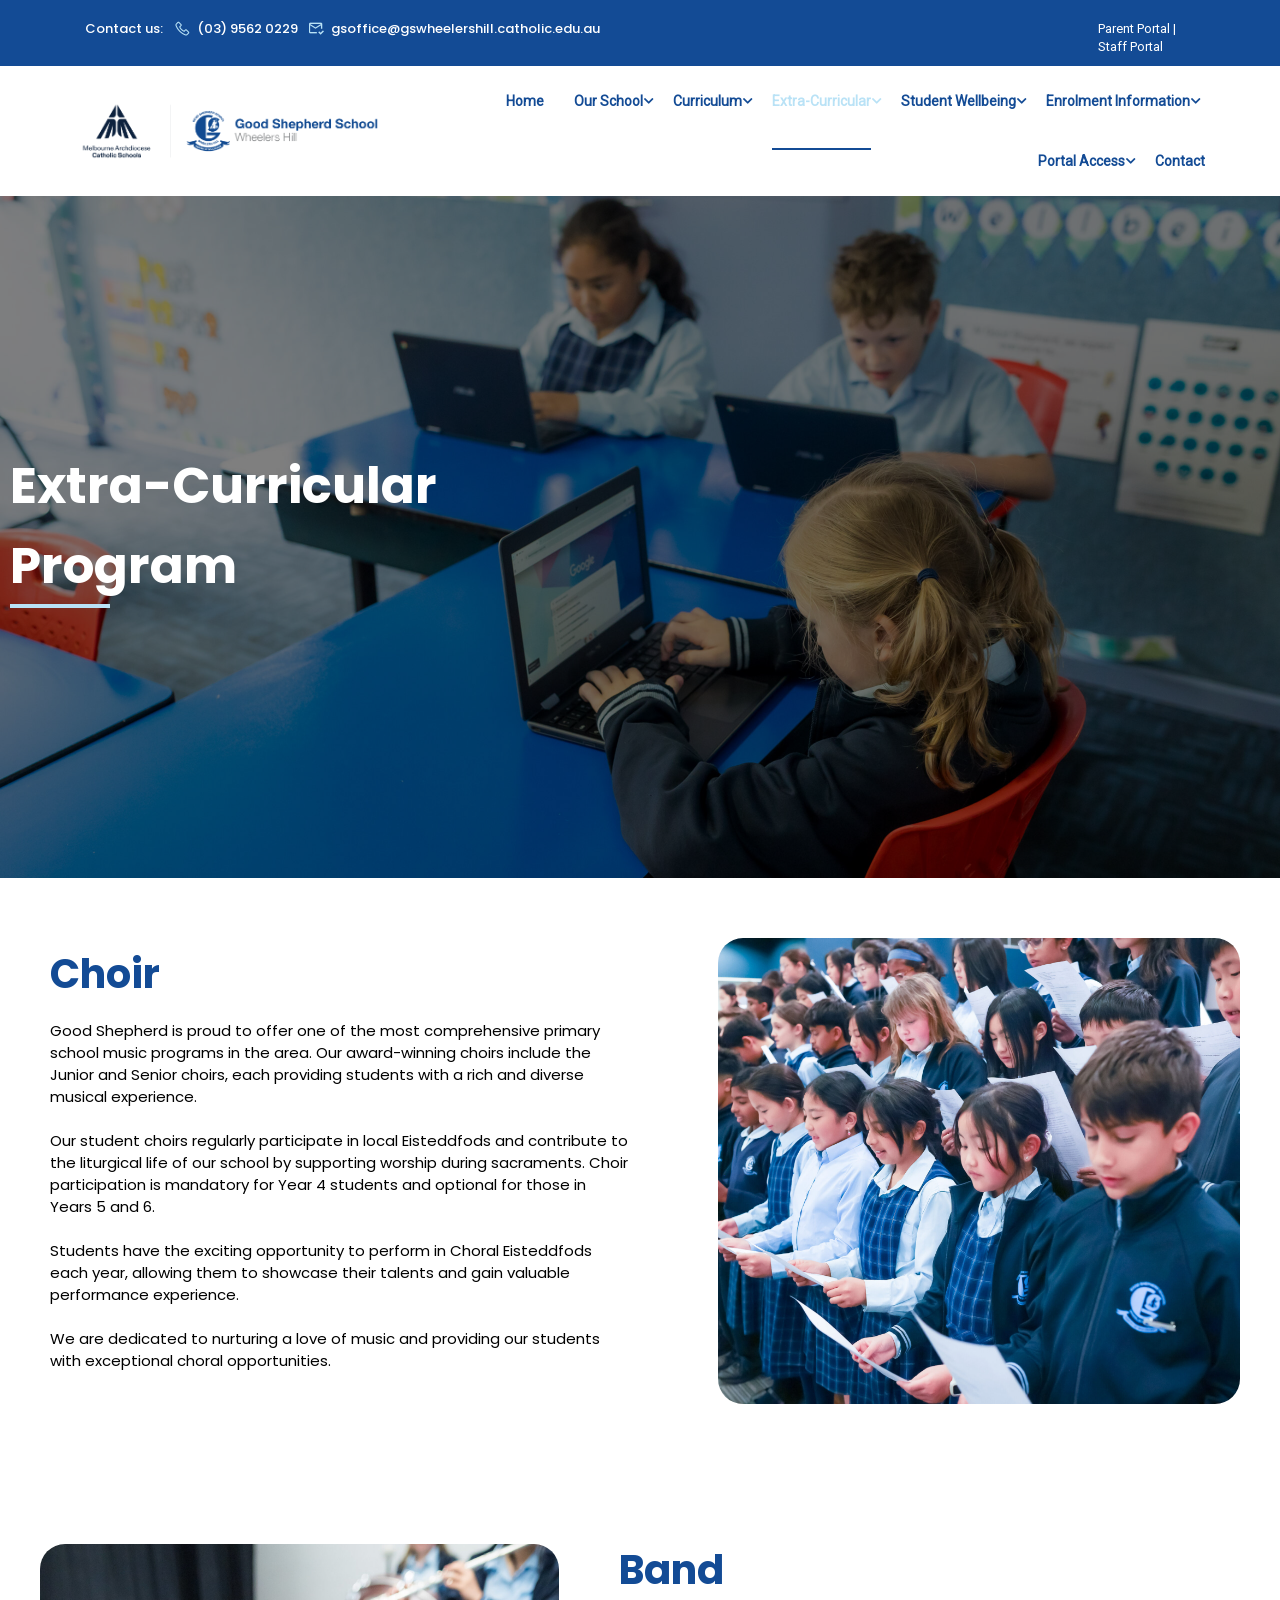
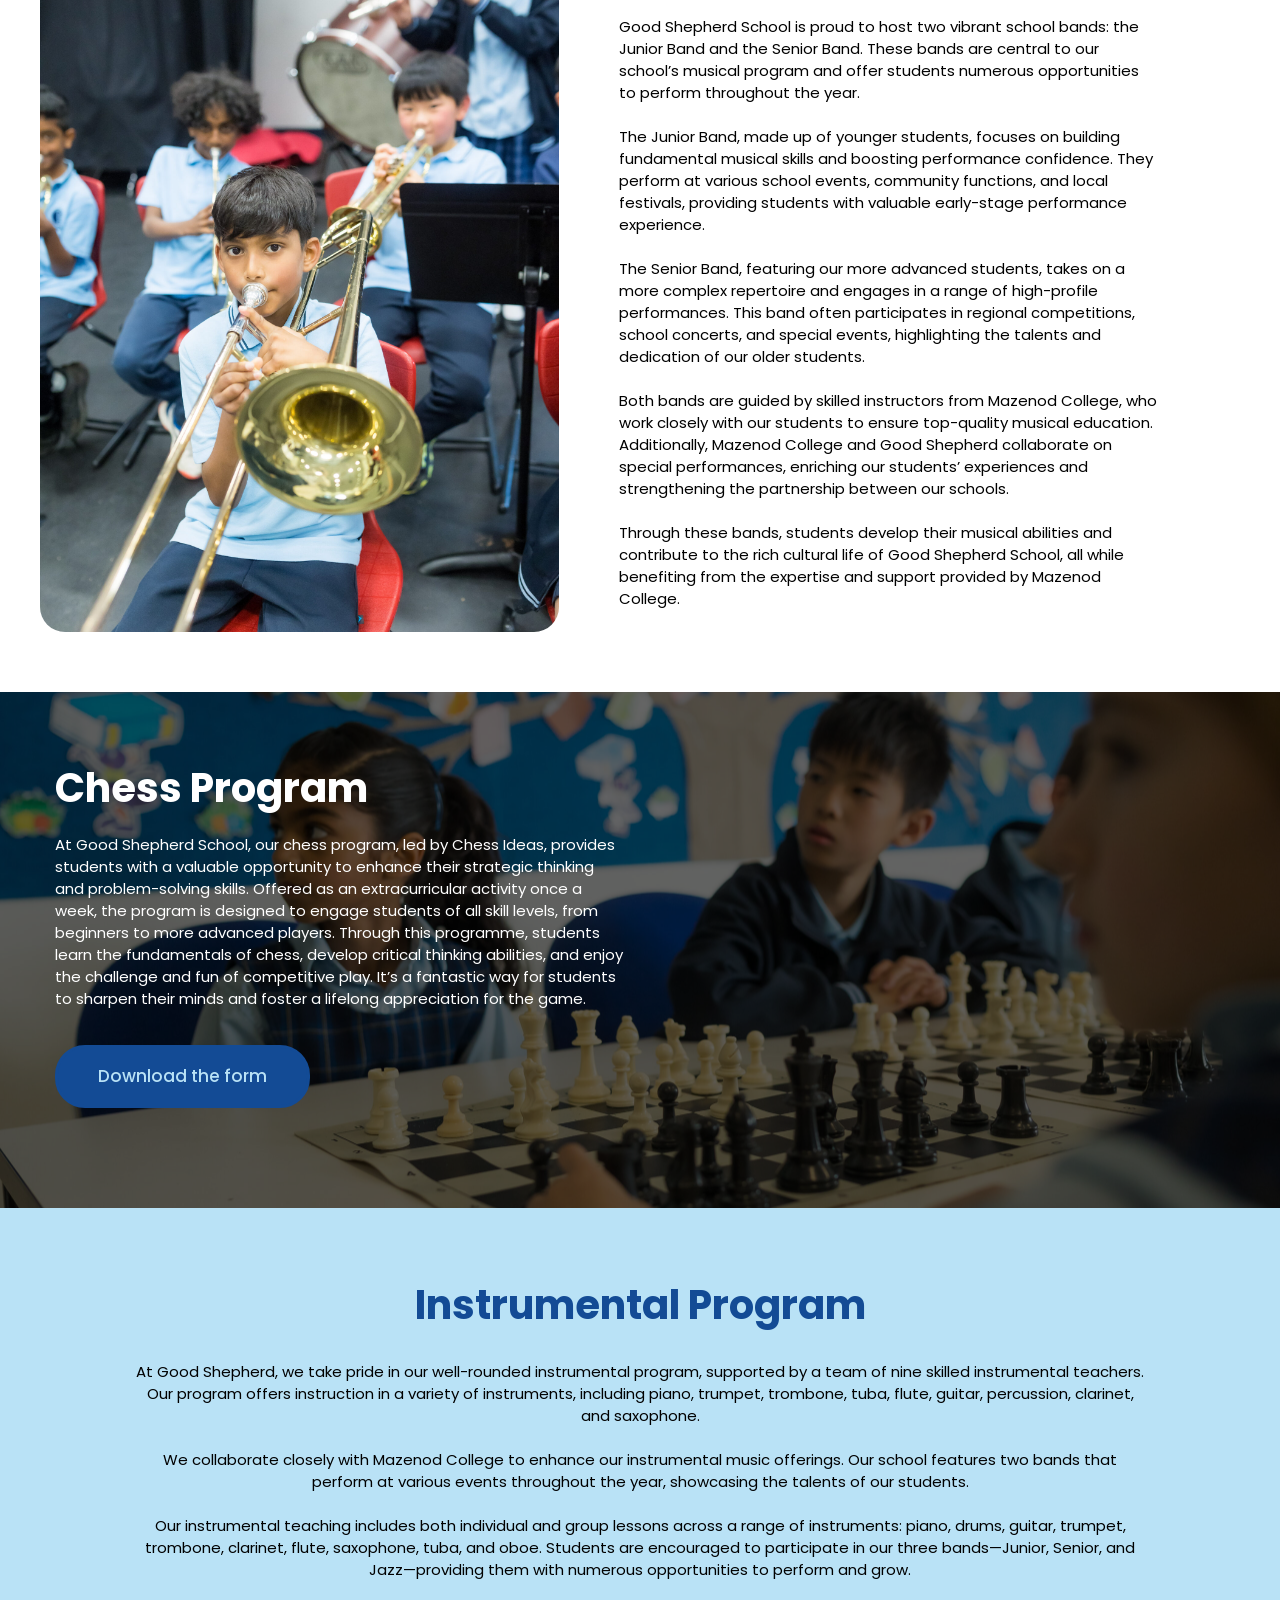
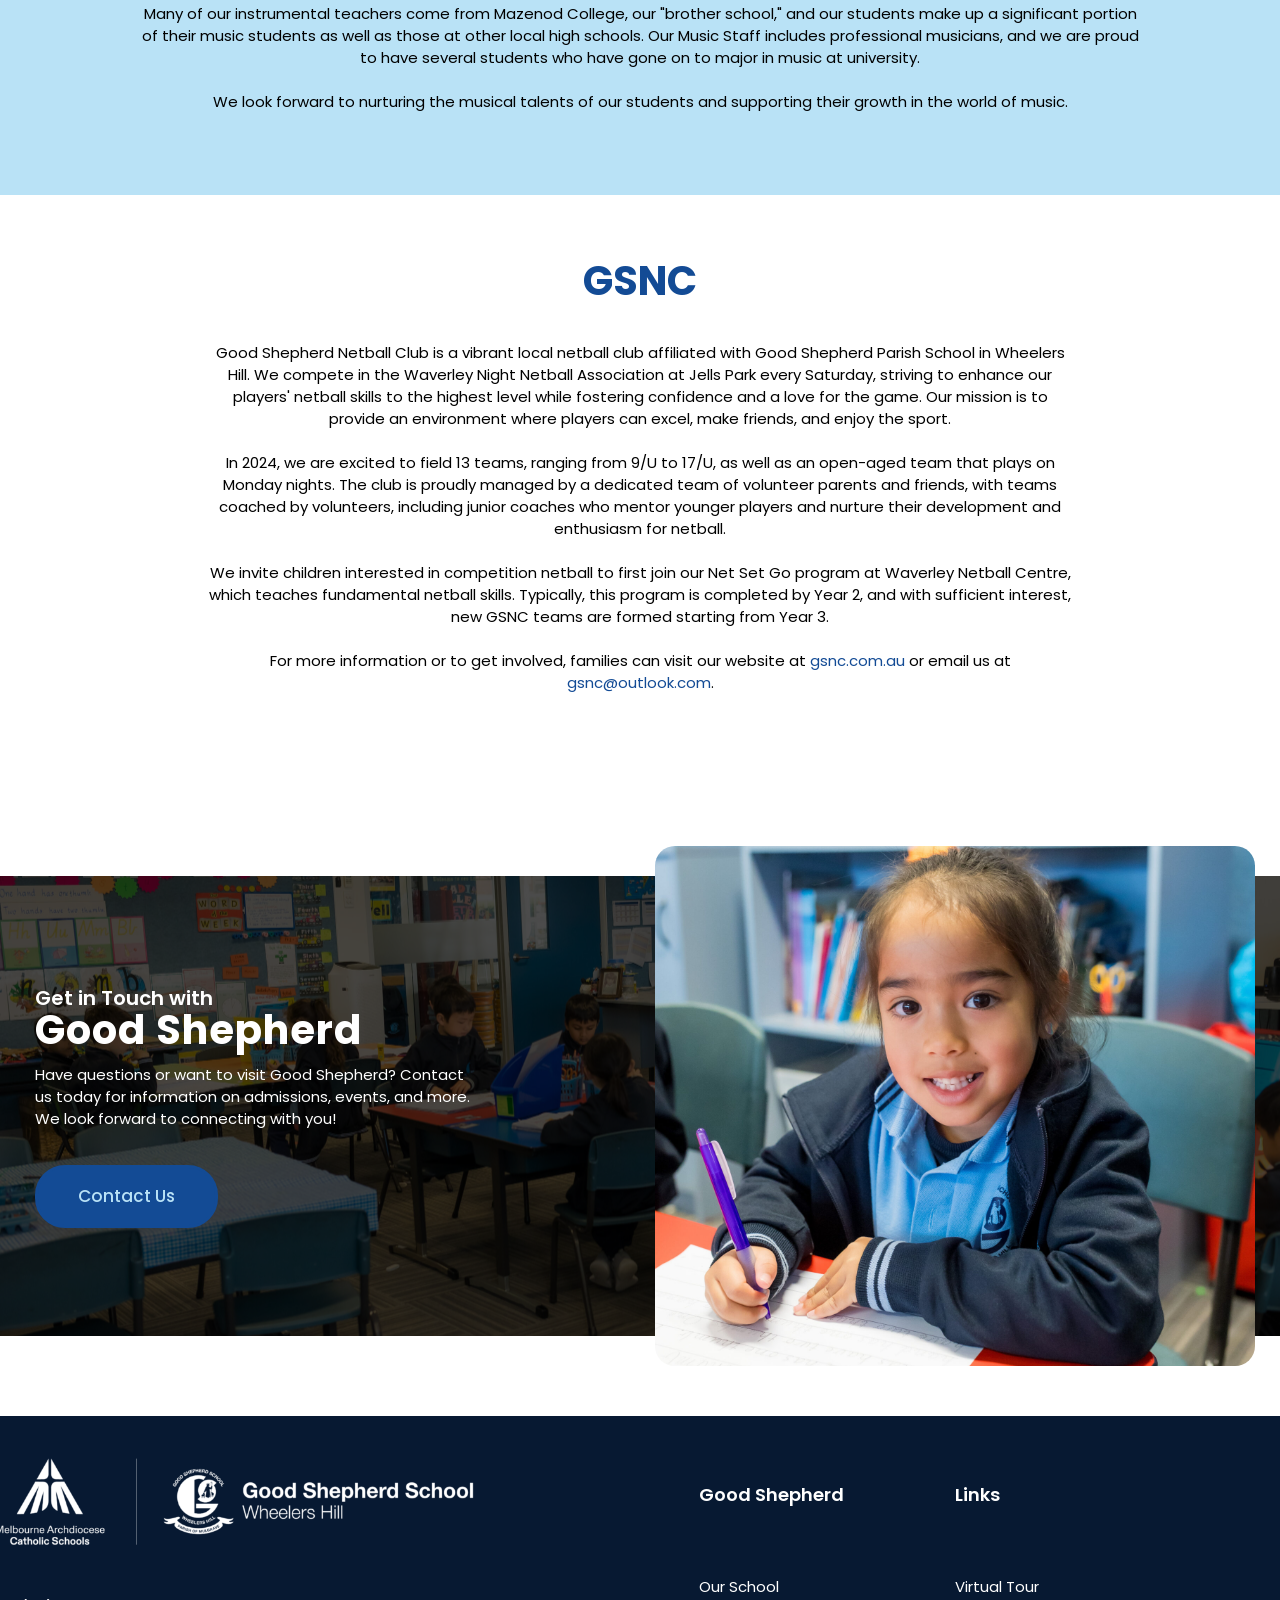
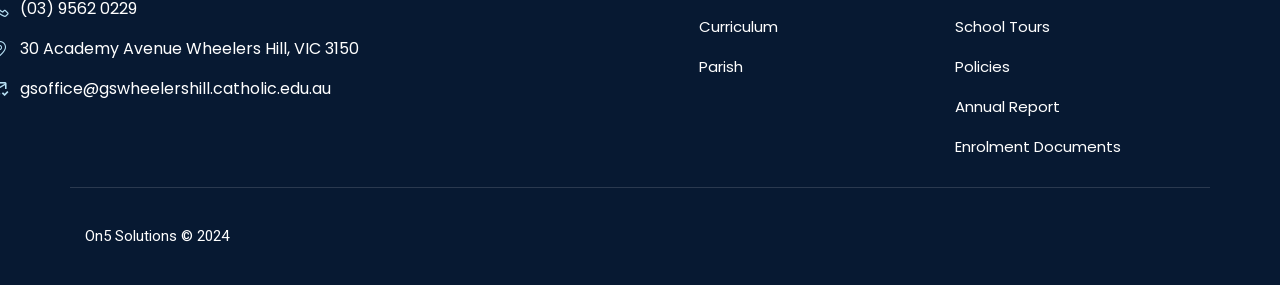
<file: extra-curricular.html>
<!DOCTYPE html><html itemscope itemtype="#" lang="en-AU"><head><meta charset="UTF-8"><meta name="viewport" content="width=device-width, initial-scale=1"><link rel="profile" href="#"><link rel="pingback" href="#"><title>Extra-Curricular Program &#8211; Good Shepherd Primary School</title><link rel="stylesheet" id="siteground-optimizer-combined-css-ce27b3a8b39d33b7ea1b39e1a0e1ecda" href="assets/downloaded/siteground-optimizer-combined-css-ce27b3a8b39d33b7ea1b39e1a0e1ecda-b5c3d2c484.css" media="all" /><meta name='robots' content='noindex, nofollow' /><link rel="alternate" type="application/rss+xml" title="Good Shepherd Primary School &raquo; Feed" href="#" /><link rel="alternate" type="application/rss+xml" title="Good Shepherd Primary School &raquo; Comments Feed" href="#" /><link rel="alternate" title="oEmbed (JSON)" type="application/json+oembed" href="#" /><link rel="alternate" title="oEmbed (XML)" type="text/xml+oembed" href="#" /> <style id="wp-img-auto-sizes-contain-inline-css"> img:is([sizes=auto i],[sizes^="auto," i]){contain-intrinsic-size:3000px 1500px}
/*# sourceURL=wp-img-auto-sizes-contain-inline-css */ </style> <style id="classic-theme-styles-inline-css"> /*! This file is auto-generated */
.wp-block-button__link{color:#fff;background-color:#32373c;border-radius:9999px;box-shadow:none;text-decoration:none;padding:calc(.667em + 2px) calc(1.333em + 2px);font-size:1.125em}.wp-block-file__button{background:#32373c;color:#fff;text-decoration:none}
/*# sourceURL=/wp-includes/css/classic-themes.min.css */ </style> <style id="global-styles-inline-css"> :root{--wp--preset--aspect-ratio--square: 1;--wp--preset--aspect-ratio--4-3: 4/3;--wp--preset--aspect-ratio--3-4: 3/4;--wp--preset--aspect-ratio--3-2: 3/2;--wp--preset--aspect-ratio--2-3: 2/3;--wp--preset--aspect-ratio--16-9: 16/9;--wp--preset--aspect-ratio--9-16: 9/16;--wp--preset--color--black: #000000;--wp--preset--color--cyan-bluish-gray: #abb8c3;--wp--preset--color--white: #ffffff;--wp--preset--color--pale-pink: #f78da7;--wp--preset--color--vivid-red: #cf2e2e;--wp--preset--color--luminous-vivid-orange: #ff6900;--wp--preset--color--luminous-vivid-amber: #fcb900;--wp--preset--color--light-green-cyan: #7bdcb5;--wp--preset--color--vivid-green-cyan: #00d084;--wp--preset--color--pale-cyan-blue: #8ed1fc;--wp--preset--color--vivid-cyan-blue: #0693e3;--wp--preset--color--vivid-purple: #9b51e0;--wp--preset--color--primary: #134b95;--wp--preset--color--title: #333;--wp--preset--color--sub-title: #999;--wp--preset--color--border-input: #ddd;--wp--preset--gradient--vivid-cyan-blue-to-vivid-purple: linear-gradient(135deg,rgb(6,147,227) 0%,rgb(155,81,224) 100%);--wp--preset--gradient--light-green-cyan-to-vivid-green-cyan: linear-gradient(135deg,rgb(122,220,180) 0%,rgb(0,208,130) 100%);--wp--preset--gradient--luminous-vivid-amber-to-luminous-vivid-orange: linear-gradient(135deg,rgb(252,185,0) 0%,rgb(255,105,0) 100%);--wp--preset--gradient--luminous-vivid-orange-to-vivid-red: linear-gradient(135deg,rgb(255,105,0) 0%,rgb(207,46,46) 100%);--wp--preset--gradient--very-light-gray-to-cyan-bluish-gray: linear-gradient(135deg,rgb(238,238,238) 0%,rgb(169,184,195) 100%);--wp--preset--gradient--cool-to-warm-spectrum: linear-gradient(135deg,rgb(74,234,220) 0%,rgb(151,120,209) 20%,rgb(207,42,186) 40%,rgb(238,44,130) 60%,rgb(251,105,98) 80%,rgb(254,248,76) 100%);--wp--preset--gradient--blush-light-purple: linear-gradient(135deg,rgb(255,206,236) 0%,rgb(152,150,240) 100%);--wp--preset--gradient--blush-bordeaux: linear-gradient(135deg,rgb(254,205,165) 0%,rgb(254,45,45) 50%,rgb(107,0,62) 100%);--wp--preset--gradient--luminous-dusk: linear-gradient(135deg,rgb(255,203,112) 0%,rgb(199,81,192) 50%,rgb(65,88,208) 100%);--wp--preset--gradient--pale-ocean: linear-gradient(135deg,rgb(255,245,203) 0%,rgb(182,227,212) 50%,rgb(51,167,181) 100%);--wp--preset--gradient--electric-grass: linear-gradient(135deg,rgb(202,248,128) 0%,rgb(113,206,126) 100%);--wp--preset--gradient--midnight: linear-gradient(135deg,rgb(2,3,129) 0%,rgb(40,116,252) 100%);--wp--preset--font-size--small: 13px;--wp--preset--font-size--medium: 20px;--wp--preset--font-size--large: 28px;--wp--preset--font-size--x-large: 42px;--wp--preset--font-size--normal: 15px;--wp--preset--font-size--huge: 36px;--wp--preset--spacing--20: 0.44rem;--wp--preset--spacing--30: 0.67rem;--wp--preset--spacing--40: 1rem;--wp--preset--spacing--50: 1.5rem;--wp--preset--spacing--60: 2.25rem;--wp--preset--spacing--70: 3.38rem;--wp--preset--spacing--80: 5.06rem;--wp--preset--shadow--natural: 6px 6px 9px rgba(0, 0, 0, 0.2);--wp--preset--shadow--deep: 12px 12px 50px rgba(0, 0, 0, 0.4);--wp--preset--shadow--sharp: 6px 6px 0px rgba(0, 0, 0, 0.2);--wp--preset--shadow--outlined: 6px 6px 0px -3px rgb(255, 255, 255), 6px 6px rgb(0, 0, 0);--wp--preset--shadow--crisp: 6px 6px 0px rgb(0, 0, 0);}:where(body) { margin: 0; }:where(.is-layout-flex){gap: 0.5em;}:where(.is-layout-grid){gap: 0.5em;}body .is-layout-flex{display: flex;}.is-layout-flex{flex-wrap: wrap;align-items: center;}.is-layout-flex > :is(*, div){margin: 0;}body .is-layout-grid{display: grid;}.is-layout-grid > :is(*, div){margin: 0;}body{padding-top: 0px;padding-right: 0px;padding-bottom: 0px;padding-left: 0px;}:root :where(.wp-element-button, .wp-block-button__link){background-color: #32373c;border-width: 0;color: #fff;font-family: inherit;font-size: inherit;font-style: inherit;font-weight: inherit;letter-spacing: inherit;line-height: inherit;padding-top: calc(0.667em + 2px);padding-right: calc(1.333em + 2px);padding-bottom: calc(0.667em + 2px);padding-left: calc(1.333em + 2px);text-decoration: none;text-transform: inherit;}.has-black-color{color: var(--wp--preset--color--black) !important;}.has-cyan-bluish-gray-color{color: var(--wp--preset--color--cyan-bluish-gray) !important;}.has-white-color{color: var(--wp--preset--color--white) !important;}.has-pale-pink-color{color: var(--wp--preset--color--pale-pink) !important;}.has-vivid-red-color{color: var(--wp--preset--color--vivid-red) !important;}.has-luminous-vivid-orange-color{color: var(--wp--preset--color--luminous-vivid-orange) !important;}.has-luminous-vivid-amber-color{color: var(--wp--preset--color--luminous-vivid-amber) !important;}.has-light-green-cyan-color{color: var(--wp--preset--color--light-green-cyan) !important;}.has-vivid-green-cyan-color{color: var(--wp--preset--color--vivid-green-cyan) !important;}.has-pale-cyan-blue-color{color: var(--wp--preset--color--pale-cyan-blue) !important;}.has-vivid-cyan-blue-color{color: var(--wp--preset--color--vivid-cyan-blue) !important;}.has-vivid-purple-color{color: var(--wp--preset--color--vivid-purple) !important;}.has-primary-color{color: var(--wp--preset--color--primary) !important;}.has-title-color{color: var(--wp--preset--color--title) !important;}.has-sub-title-color{color: var(--wp--preset--color--sub-title) !important;}.has-border-input-color{color: var(--wp--preset--color--border-input) !important;}.has-black-background-color{background-color: var(--wp--preset--color--black) !important;}.has-cyan-bluish-gray-background-color{background-color: var(--wp--preset--color--cyan-bluish-gray) !important;}.has-white-background-color{background-color: var(--wp--preset--color--white) !important;}.has-pale-pink-background-color{background-color: var(--wp--preset--color--pale-pink) !important;}.has-vivid-red-background-color{background-color: var(--wp--preset--color--vivid-red) !important;}.has-luminous-vivid-orange-background-color{background-color: var(--wp--preset--color--luminous-vivid-orange) !important;}.has-luminous-vivid-amber-background-color{background-color: var(--wp--preset--color--luminous-vivid-amber) !important;}.has-light-green-cyan-background-color{background-color: var(--wp--preset--color--light-green-cyan) !important;}.has-vivid-green-cyan-background-color{background-color: var(--wp--preset--color--vivid-green-cyan) !important;}.has-pale-cyan-blue-background-color{background-color: var(--wp--preset--color--pale-cyan-blue) !important;}.has-vivid-cyan-blue-background-color{background-color: var(--wp--preset--color--vivid-cyan-blue) !important;}.has-vivid-purple-background-color{background-color: var(--wp--preset--color--vivid-purple) !important;}.has-primary-background-color{background-color: var(--wp--preset--color--primary) !important;}.has-title-background-color{background-color: var(--wp--preset--color--title) !important;}.has-sub-title-background-color{background-color: var(--wp--preset--color--sub-title) !important;}.has-border-input-background-color{background-color: var(--wp--preset--color--border-input) !important;}.has-black-border-color{border-color: var(--wp--preset--color--black) !important;}.has-cyan-bluish-gray-border-color{border-color: var(--wp--preset--color--cyan-bluish-gray) !important;}.has-white-border-color{border-color: var(--wp--preset--color--white) !important;}.has-pale-pink-border-color{border-color: var(--wp--preset--color--pale-pink) !important;}.has-vivid-red-border-color{border-color: var(--wp--preset--color--vivid-red) !important;}.has-luminous-vivid-orange-border-color{border-color: var(--wp--preset--color--luminous-vivid-orange) !important;}.has-luminous-vivid-amber-border-color{border-color: var(--wp--preset--color--luminous-vivid-amber) !important;}.has-light-green-cyan-border-color{border-color: var(--wp--preset--color--light-green-cyan) !important;}.has-vivid-green-cyan-border-color{border-color: var(--wp--preset--color--vivid-green-cyan) !important;}.has-pale-cyan-blue-border-color{border-color: var(--wp--preset--color--pale-cyan-blue) !important;}.has-vivid-cyan-blue-border-color{border-color: var(--wp--preset--color--vivid-cyan-blue) !important;}.has-vivid-purple-border-color{border-color: var(--wp--preset--color--vivid-purple) !important;}.has-primary-border-color{border-color: var(--wp--preset--color--primary) !important;}.has-title-border-color{border-color: var(--wp--preset--color--title) !important;}.has-sub-title-border-color{border-color: var(--wp--preset--color--sub-title) !important;}.has-border-input-border-color{border-color: var(--wp--preset--color--border-input) !important;}.has-vivid-cyan-blue-to-vivid-purple-gradient-background{background: var(--wp--preset--gradient--vivid-cyan-blue-to-vivid-purple) !important;}.has-light-green-cyan-to-vivid-green-cyan-gradient-background{background: var(--wp--preset--gradient--light-green-cyan-to-vivid-green-cyan) !important;}.has-luminous-vivid-amber-to-luminous-vivid-orange-gradient-background{background: var(--wp--preset--gradient--luminous-vivid-amber-to-luminous-vivid-orange) !important;}.has-luminous-vivid-orange-to-vivid-red-gradient-background{background: var(--wp--preset--gradient--luminous-vivid-orange-to-vivid-red) !important;}.has-very-light-gray-to-cyan-bluish-gray-gradient-background{background: var(--wp--preset--gradient--very-light-gray-to-cyan-bluish-gray) !important;}.has-cool-to-warm-spectrum-gradient-background{background: var(--wp--preset--gradient--cool-to-warm-spectrum) !important;}.has-blush-light-purple-gradient-background{background: var(--wp--preset--gradient--blush-light-purple) !important;}.has-blush-bordeaux-gradient-background{background: var(--wp--preset--gradient--blush-bordeaux) !important;}.has-luminous-dusk-gradient-background{background: var(--wp--preset--gradient--luminous-dusk) !important;}.has-pale-ocean-gradient-background{background: var(--wp--preset--gradient--pale-ocean) !important;}.has-electric-grass-gradient-background{background: var(--wp--preset--gradient--electric-grass) !important;}.has-midnight-gradient-background{background: var(--wp--preset--gradient--midnight) !important;}.has-small-font-size{font-size: var(--wp--preset--font-size--small) !important;}.has-medium-font-size{font-size: var(--wp--preset--font-size--medium) !important;}.has-large-font-size{font-size: var(--wp--preset--font-size--large) !important;}.has-x-large-font-size{font-size: var(--wp--preset--font-size--x-large) !important;}.has-normal-font-size{font-size: var(--wp--preset--font-size--normal) !important;}.has-huge-font-size{font-size: var(--wp--preset--font-size--huge) !important;}
:root :where(.wp-block-icon svg){width: 24px;}
:where(.wp-block-post-template.is-layout-flex){gap: 1.25em;}:where(.wp-block-post-template.is-layout-grid){gap: 1.25em;}
:where(.wp-block-term-template.is-layout-flex){gap: 1.25em;}:where(.wp-block-term-template.is-layout-grid){gap: 1.25em;}
:where(.wp-block-columns.is-layout-flex){gap: 2em;}:where(.wp-block-columns.is-layout-grid){gap: 2em;}
:root :where(.wp-block-pullquote){font-size: 1.5em;line-height: 1.6;}
/*# sourceURL=global-styles-inline-css */ </style> <style id="elementor-frontend-inline-css"> .elementor-kit-8941{--e-global-color-primary:#134B95;--e-global-color-secondary:#B9E2F6;--e-global-color-text:#000000;--e-global-color-accent:#0F2F5A;--e-global-color-4588661:#A59130;--e-global-color-5f782af:#FFFFFF;--e-global-color-6b28c0b:#000000;--e-global-color-aac5579:#185FAF;}.elementor-kit-8941 e-page-transition{background-color:#FFBC7D;}.elementor-section.elementor-section-boxed > .elementor-container{max-width:1170px;}.e-con{--container-max-width:1170px;}.elementor-widget:not(:last-child){margin-block-end:20px;}.elementor-element{--widgets-spacing:20px 20px;--widgets-spacing-row:20px;--widgets-spacing-column:20px;}{}h1.entry-title{display:var(--page-title-display);}@media(max-width:1024px){.elementor-section.elementor-section-boxed > .elementor-container{max-width:1024px;}.e-con{--container-max-width:1024px;}}@media(max-width:767px){.elementor-section.elementor-section-boxed > .elementor-container{max-width:767px;}.e-con{--container-max-width:767px;}}
.elementor-16756 .elementor-element.elementor-element-d9115ff{--display:flex;--flex-direction:column;--container-widget-width:100%;--container-widget-height:initial;--container-widget-flex-grow:0;--container-widget-align-self:initial;--flex-wrap-mobile:wrap;--overlay-opacity:0.5;}.elementor-16756 .elementor-element.elementor-element-d9115ff:not(.elementor-motion-effects-element-type-background), .elementor-16756 .elementor-element.elementor-element-d9115ff > .elementor-motion-effects-container > .elementor-motion-effects-layer{background-image:url("assets/downloaded/ExtraCurricular_PageBanner-scaled-450c80d4e1.jpg");background-size:cover;}.elementor-16756 .elementor-element.elementor-element-d9115ff::before, .elementor-16756 .elementor-element.elementor-element-d9115ff > .elementor-background-video-container::before, .elementor-16756 .elementor-element.elementor-element-d9115ff > .e-con-inner > .elementor-background-video-container::before, .elementor-16756 .elementor-element.elementor-element-d9115ff > .elementor-background-slideshow::before, .elementor-16756 .elementor-element.elementor-element-d9115ff > .e-con-inner > .elementor-background-slideshow::before, .elementor-16756 .elementor-element.elementor-element-d9115ff > .elementor-motion-effects-container > .elementor-motion-effects-layer::before{background-color:#000000;--background-overlay:'';}.elementor-16756 .elementor-element.elementor-element-75bba61 > .elementor-widget-container{margin:0px 0px 260px 0px;padding:240px 0px 0px 0px;}.elementor-16756 .elementor-element.elementor-element-75bba61 .sc_heading .title{font-family:"Poppins", Sans-serif;font-size:50px;font-weight:700;}.elementor-16756 .elementor-element.elementor-element-75bba61 .sc_heading .title,.elementor-16756 .elementor-element.elementor-element-75bba61 .sc_heading .clone{color:#FFFFFF;}.elementor-16756 .elementor-element.elementor-element-75bba61 .sc_heading .title .thim-color{color:#C72027;}.elementor-16756 .elementor-element.elementor-element-75bba61 .sc_heading .line{width:100px;height:4px;background-color:var( --e-global-color-secondary );}.elementor-16756 .elementor-element.elementor-element-a7ebb7c{--display:flex;--flex-direction:row;--container-widget-width:initial;--container-widget-height:100%;--container-widget-flex-grow:1;--container-widget-align-self:stretch;--flex-wrap-mobile:wrap;--gap:0px 0px;--row-gap:0px;--column-gap:0px;--margin-top:50px;--margin-bottom:0px;--margin-left:0px;--margin-right:0px;}.elementor-16756 .elementor-element.elementor-element-84d1226{--display:flex;--flex-direction:column;--container-widget-width:100%;--container-widget-height:initial;--container-widget-flex-grow:0;--container-widget-align-self:initial;--flex-wrap-mobile:wrap;}.elementor-16756 .elementor-element.elementor-element-84d1226.e-con{--flex-grow:0;--flex-shrink:0;}.elementor-16756 .elementor-element.elementor-element-9199483{--display:flex;--flex-direction:column;--container-widget-width:100%;--container-widget-height:initial;--container-widget-flex-grow:0;--container-widget-align-self:initial;--flex-wrap-mobile:wrap;--border-radius:25px 25px 25px 25px;}.elementor-16756 .elementor-element.elementor-element-9199483:not(.elementor-motion-effects-element-type-background), .elementor-16756 .elementor-element.elementor-element-9199483 > .elementor-motion-effects-container > .elementor-motion-effects-layer{background-image:url("assets/downloaded/Choir-scaled-5adaac816f.jpg");background-position:center center;background-size:cover;}.elementor-16756 .elementor-element.elementor-element-d349f36{--spacer-size:50px;}.elementor-widget-heading .elementor-heading-title{line-height:var( --e-global-typography-primary-line-height );color:var( --e-global-color-primary );}.elementor-16756 .elementor-element.elementor-element-b3ab796 .elementor-heading-title{font-family:"Poppins", Sans-serif;font-size:40px;font-weight:700;line-height:1.3em;color:#134B95;}.elementor-16756 .elementor-element.elementor-element-4f371df > .elementor-widget-container{padding:0px 80px 0px 0px;}.elementor-16756 .elementor-element.elementor-element-4f371df .elementor-heading-title{font-family:"Poppins", Sans-serif;font-size:15px;font-weight:400;line-height:22px;color:#000000;}.elementor-16756 .elementor-element.elementor-element-9388e76{--display:flex;--flex-direction:column;--container-widget-width:100%;--container-widget-height:initial;--container-widget-flex-grow:0;--container-widget-align-self:initial;--flex-wrap-mobile:wrap;--border-radius:25px 25px 25px 25px;}.elementor-16756 .elementor-element.elementor-element-9388e76:not(.elementor-motion-effects-element-type-background), .elementor-16756 .elementor-element.elementor-element-9388e76 > .elementor-motion-effects-container > .elementor-motion-effects-layer{background-image:url("assets/downloaded/choir-scaled-433a5aef35.jpg");background-position:center center;background-size:cover;}.elementor-16756 .elementor-element.elementor-element-07e1bec{--display:flex;--flex-direction:row;--container-widget-width:initial;--container-widget-height:100%;--container-widget-flex-grow:1;--container-widget-align-self:stretch;--flex-wrap-mobile:wrap;--gap:0px 0px;--row-gap:0px;--column-gap:0px;--margin-top:120px;--margin-bottom:0px;--margin-left:0px;--margin-right:0px;}.elementor-16756 .elementor-element.elementor-element-f494289{--display:flex;--flex-direction:column;--container-widget-width:100%;--container-widget-height:initial;--container-widget-flex-grow:0;--container-widget-align-self:initial;--flex-wrap-mobile:wrap;--border-radius:25px 25px 25px 25px;}.elementor-16756 .elementor-element.elementor-element-f494289:not(.elementor-motion-effects-element-type-background), .elementor-16756 .elementor-element.elementor-element-f494289 > .elementor-motion-effects-container > .elementor-motion-effects-layer{background-image:url("assets/downloaded/Band-scaled-0f04e97778.jpg");background-position:center center;background-size:cover;}.elementor-16756 .elementor-element.elementor-element-f494289.e-con{--flex-grow:0;--flex-shrink:0;}.elementor-16756 .elementor-element.elementor-element-949ec36{--spacer-size:50px;}.elementor-16756 .elementor-element.elementor-element-8f3d775{--display:flex;--flex-direction:column;--container-widget-width:100%;--container-widget-height:initial;--container-widget-flex-grow:0;--container-widget-align-self:initial;--flex-wrap-mobile:wrap;--border-radius:25px 25px 25px 25px;}.elementor-16756 .elementor-element.elementor-element-8f3d775.e-con{--flex-grow:0;--flex-shrink:0;}.elementor-16756 .elementor-element.elementor-element-c3379c2{--display:flex;}.elementor-16756 .elementor-element.elementor-element-d08fd8e{--spacer-size:50px;}.elementor-16756 .elementor-element.elementor-element-57fa034{--display:flex;--flex-direction:column;--container-widget-width:100%;--container-widget-height:initial;--container-widget-flex-grow:0;--container-widget-align-self:initial;--flex-wrap-mobile:wrap;--padding-top:0px;--padding-bottom:0px;--padding-left:60px;--padding-right:0px;}.elementor-16756 .elementor-element.elementor-element-381a1bb .elementor-heading-title{font-family:"Poppins", Sans-serif;font-size:40px;font-weight:700;line-height:1.3em;}.elementor-16756 .elementor-element.elementor-element-40778e3 > .elementor-widget-container{padding:0px 0px 0px 0px;}.elementor-16756 .elementor-element.elementor-element-40778e3 .elementor-heading-title{font-family:"Poppins", Sans-serif;font-size:15px;font-weight:400;line-height:22px;color:#000000;}.elementor-16756 .elementor-element.elementor-element-655e4a5{--display:flex;--flex-direction:column;--container-widget-width:100%;--container-widget-height:initial;--container-widget-flex-grow:0;--container-widget-align-self:initial;--flex-wrap-mobile:wrap;--overlay-opacity:0.6;--margin-top:50px;--margin-bottom:0px;--margin-left:0px;--margin-right:0px;--padding-top:0px;--padding-bottom:60px;--padding-left:0px;--padding-right:0px;}.elementor-16756 .elementor-element.elementor-element-655e4a5:not(.elementor-motion-effects-element-type-background), .elementor-16756 .elementor-element.elementor-element-655e4a5 > .elementor-motion-effects-container > .elementor-motion-effects-layer{background-image:url("assets/downloaded/ChessProgram_Alternative-Image-scaled-7315bb2ab3.jpg");background-position:center center;background-size:cover;}.elementor-16756 .elementor-element.elementor-element-655e4a5::before, .elementor-16756 .elementor-element.elementor-element-655e4a5 > .elementor-background-video-container::before, .elementor-16756 .elementor-element.elementor-element-655e4a5 > .e-con-inner > .elementor-background-video-container::before, .elementor-16756 .elementor-element.elementor-element-655e4a5 > .elementor-background-slideshow::before, .elementor-16756 .elementor-element.elementor-element-655e4a5 > .e-con-inner > .elementor-background-slideshow::before, .elementor-16756 .elementor-element.elementor-element-655e4a5 > .elementor-motion-effects-container > .elementor-motion-effects-layer::before{background-color:#000000;--background-overlay:'';}.elementor-16756 .elementor-element.elementor-element-171edaf > .elementor-widget-container{margin:70px 0px 0px 0px;}.elementor-16756 .elementor-element.elementor-element-171edaf .elementor-heading-title{font-family:"Poppins", Sans-serif;font-size:40px;font-weight:700;line-height:1.3em;color:#FFFFFF;}.elementor-16756 .elementor-element.elementor-element-6622505 > .elementor-widget-container{margin:0px 0px 0px 0px;padding:0px 600px 0px 0px;}.elementor-16756 .elementor-element.elementor-element-6622505 .elementor-heading-title{font-family:"Poppins", Sans-serif;font-size:15px;font-weight:400;line-height:22px;color:#FFFFFF;}.elementor-widget-button .elementor-button{background-color:var( --e-global-color-accent );}.elementor-16756 .elementor-element.elementor-element-4580f60 .elementor-button{background-color:var( --e-global-color-primary );font-family:"Poppins", Sans-serif;font-size:17px;font-weight:500;fill:var( --e-global-color-secondary );color:var( --e-global-color-secondary );border-style:solid;border-width:3px 3px 3px 3px;border-color:var( --e-global-color-primary );border-radius:30px 30px 30px 30px;padding:20px 40px 20px 40px;}.elementor-16756 .elementor-element.elementor-element-4580f60 .elementor-button:hover, .elementor-16756 .elementor-element.elementor-element-4580f60 .elementor-button:focus{background-color:var( --e-global-color-secondary );color:var( --e-global-color-primary );}.elementor-16756 .elementor-element.elementor-element-4580f60 > .elementor-widget-container{margin:0px 0px 70px 0px;padding:15px 0px 0px 0px;}.elementor-16756 .elementor-element.elementor-element-4580f60 .elementor-button:hover svg, .elementor-16756 .elementor-element.elementor-element-4580f60 .elementor-button:focus svg{fill:var( --e-global-color-primary );}.elementor-16756 .elementor-element.elementor-element-af55451{--display:flex;--flex-direction:column;--container-widget-width:100%;--container-widget-height:initial;--container-widget-flex-grow:0;--container-widget-align-self:initial;--flex-wrap-mobile:wrap;--margin-top:-30px;--margin-bottom:0px;--margin-left:0px;--margin-right:0px;}.elementor-16756 .elementor-element.elementor-element-af55451:not(.elementor-motion-effects-element-type-background), .elementor-16756 .elementor-element.elementor-element-af55451 > .elementor-motion-effects-container > .elementor-motion-effects-layer{background-color:var( --e-global-color-secondary );}.elementor-widget-animated-headline .elementor-headline-dynamic-wrapper path{stroke:var( --e-global-color-accent );}.elementor-widget-animated-headline .elementor-headline-plain-text{color:var( --e-global-color-secondary );}.elementor-widget-animated-headline .elementor-headline{line-height:var( --e-global-typography-primary-line-height );}.elementor-widget-animated-headline{--dynamic-text-color:var( --e-global-color-secondary );}.elementor-widget-animated-headline .elementor-headline-dynamic-text{line-height:var( --e-global-typography-primary-line-height );}.elementor-16756 .elementor-element.elementor-element-63fdfa4{--iteration-count:infinite;--animation-duration:5000ms;--dynamic-text-color:var( --e-global-color-primary );}.elementor-16756 .elementor-element.elementor-element-63fdfa4 > .elementor-widget-container{margin:60px 0px 0px 0px;}.elementor-16756 .elementor-element.elementor-element-63fdfa4 .elementor-headline{text-align:center;font-size:40px;line-height:1.3em;}.elementor-16756 .elementor-element.elementor-element-63fdfa4 .elementor-headline-dynamic-wrapper path{stroke:var( --e-global-color-primary );stroke-width:6px;}.elementor-16756 .elementor-element.elementor-element-63fdfa4 .elementor-headline-plain-text{color:var( --e-global-color-primary );}.elementor-16756 .elementor-element.elementor-element-63fdfa4 .elementor-headline-dynamic-text{font-family:"Poppins", Sans-serif;font-weight:700;line-height:1.3em;}.elementor-16756 .elementor-element.elementor-element-33455b2 > .elementor-widget-container{margin:0px 0px 50px 0px;padding:0px 125px 0px 125px;}.elementor-16756 .elementor-element.elementor-element-33455b2{text-align:center;}.elementor-16756 .elementor-element.elementor-element-33455b2 .elementor-heading-title{font-family:"Poppins", Sans-serif;font-size:15px;font-weight:400;line-height:22px;color:#000000;}.elementor-16756 .elementor-element.elementor-element-dad70ab{--display:flex;--flex-direction:column;--container-widget-width:100%;--container-widget-height:initial;--container-widget-flex-grow:0;--container-widget-align-self:initial;--flex-wrap-mobile:wrap;}.elementor-16756 .elementor-element.elementor-element-1d5ce7b > .elementor-widget-container{margin:50px 0px 15px 0px;padding:0px 0px 0px 0px;}.elementor-16756 .elementor-element.elementor-element-1d5ce7b{text-align:center;}.elementor-16756 .elementor-element.elementor-element-1d5ce7b .elementor-heading-title{font-family:"Poppins", Sans-serif;font-size:40px;font-weight:700;line-height:1.3em;}.elementor-16756 .elementor-element.elementor-element-7df1140 > .elementor-widget-container{margin:0px 0px 0px 0px;padding:0px 150px 0px 150px;}.elementor-16756 .elementor-element.elementor-element-7df1140{text-align:center;}.elementor-16756 .elementor-element.elementor-element-7df1140 .elementor-heading-title{font-family:"Poppins", Sans-serif;font-size:15px;font-weight:400;line-height:22px;color:#000000;}.elementor-16756 .elementor-element.elementor-element-80998bd:not(.elementor-motion-effects-element-type-background), .elementor-16756 .elementor-element.elementor-element-80998bd > .elementor-motion-effects-container > .elementor-motion-effects-layer{background-color:#4B4B4B00;background-image:url("assets/downloaded/GetInTouchBanner-scaled-da0276856e.jpg");background-position:center center;background-repeat:no-repeat;background-size:cover;}.elementor-16756 .elementor-element.elementor-element-80998bd > .elementor-background-overlay{background-color:#000000;opacity:0.7;transition:background 0.3s, border-radius 0.3s, opacity 0.3s;}.elementor-16756 .elementor-element.elementor-element-80998bd > .elementor-container{max-width:1250px;}.elementor-16756 .elementor-element.elementor-element-80998bd{transition:background 0.3s, border 0.3s, border-radius 0.3s, box-shadow 0.3s;margin-top:150px;margin-bottom:80px;padding:0px 0px 0px 0px;}.elementor-bc-flex-widget .elementor-16756 .elementor-element.elementor-element-6582591.elementor-column .elementor-widget-wrap{align-items:center;}.elementor-16756 .elementor-element.elementor-element-6582591.elementor-column.elementor-element[data-element_type="column"] > .elementor-widget-wrap.elementor-element-populated{align-content:center;align-items:center;}.elementor-16756 .elementor-element.elementor-element-6582591 > .elementor-element-populated{margin:10px 120px 10px 10px;--e-column-margin-right:120px;--e-column-margin-left:10px;}.elementor-16756 .elementor-element.elementor-element-72b8bf2 > .elementor-widget-container{margin:0px 0px -15px 0px;}.elementor-16756 .elementor-element.elementor-element-72b8bf2{text-align:start;}.elementor-16756 .elementor-element.elementor-element-72b8bf2 .elementor-heading-title{font-family:"Poppins", Sans-serif;font-size:20px;font-weight:600;color:var( --e-global-color-5f782af );}.elementor-16756 .elementor-element.elementor-element-3327cc4 > .elementor-widget-container{margin:0px 0px 0px 0px;}.elementor-16756 .elementor-element.elementor-element-3327cc4{text-align:start;}.elementor-16756 .elementor-element.elementor-element-3327cc4 .elementor-heading-title{font-family:"Poppins", Sans-serif;font-size:40px;font-weight:700;letter-spacing:1.1px;color:var( --e-global-color-5f782af );}.elementor-widget-text-editor{font-weight:var( --e-global-typography-text-font-weight );color:var( --e-global-color-text );}.elementor-widget-text-editor.elementor-drop-cap-view-stacked .elementor-drop-cap{background-color:var( --e-global-color-primary );}.elementor-widget-text-editor.elementor-drop-cap-view-framed .elementor-drop-cap, .elementor-widget-text-editor.elementor-drop-cap-view-default .elementor-drop-cap{color:var( --e-global-color-primary );border-color:var( --e-global-color-primary );}.elementor-16756 .elementor-element.elementor-element-9796bda{text-align:start;font-family:"Poppins", Sans-serif;font-size:15px;font-weight:400;line-height:22px;color:var( --e-global-color-5f782af );}.elementor-16756 .elementor-element.elementor-element-e833a06 .elementor-button{background-color:#134B95;font-family:"Poppins", Sans-serif;font-size:17px;font-weight:500;fill:var( --e-global-color-secondary );color:var( --e-global-color-secondary );border-style:solid;border-width:3px 3px 3px 3px;border-color:var( --e-global-color-primary );border-radius:30px 30px 30px 30px;padding:20px 40px 20px 40px;}.elementor-16756 .elementor-element.elementor-element-e833a06 .elementor-button:hover, .elementor-16756 .elementor-element.elementor-element-e833a06 .elementor-button:focus{background-color:var( --e-global-color-secondary );color:var( --e-global-color-primary );}.elementor-16756 .elementor-element.elementor-element-e833a06 > .elementor-widget-container{padding:15px 0px 0px 0px;}.elementor-16756 .elementor-element.elementor-element-e833a06 .elementor-button:hover svg, .elementor-16756 .elementor-element.elementor-element-e833a06 .elementor-button:focus svg{fill:var( --e-global-color-primary );}.elementor-16756 .elementor-element.elementor-element-7b08074 > .elementor-element-populated{transition:background 0.3s, border 0.3s, border-radius 0.3s, box-shadow 0.3s;margin:-30px 10px -30px 40px;--e-column-margin-right:10px;--e-column-margin-left:40px;padding:0px 0px 0px 0px;}.elementor-16756 .elementor-element.elementor-element-7b08074 > .elementor-element-populated > .elementor-background-overlay{transition:background 0.3s, border-radius 0.3s, opacity 0.3s;}.elementor-16756 .elementor-element.elementor-element-58451d9{margin-top:0px;margin-bottom:0px;z-index:3;}.elementor-16756 .elementor-element.elementor-element-4ccf7cd:not(.elementor-motion-effects-element-type-background) > .elementor-widget-wrap, .elementor-16756 .elementor-element.elementor-element-4ccf7cd > .elementor-widget-wrap > .elementor-motion-effects-container > .elementor-motion-effects-layer{background-image:url("assets/downloaded/GetInTouchBanner_SmallerTile-scaled-f72836dd6a.jpg");background-position:center right;background-repeat:no-repeat;background-size:cover;}.elementor-16756 .elementor-element.elementor-element-4ccf7cd > .elementor-element-populated >  .elementor-background-overlay{opacity:0.76;}.elementor-16756 .elementor-element.elementor-element-4ccf7cd > .elementor-element-populated, .elementor-16756 .elementor-element.elementor-element-4ccf7cd > .elementor-element-populated > .elementor-background-overlay, .elementor-16756 .elementor-element.elementor-element-4ccf7cd > .elementor-background-slideshow{border-radius:20px 20px 20px 20px;}.elementor-16756 .elementor-element.elementor-element-4ccf7cd > .elementor-element-populated{transition:background 0.3s, border 0.3s, border-radius 0.3s, box-shadow 0.3s;padding:100px 70px 100px 70px;}.elementor-16756 .elementor-element.elementor-element-4ccf7cd > .elementor-element-populated > .elementor-background-overlay{transition:background 0.3s, border-radius 0.3s, opacity 0.3s;}.elementor-16756 .elementor-element.elementor-element-e87ac7f{--spacer-size:320px;}@media(min-width:768px){.elementor-16756 .elementor-element.elementor-element-d9115ff{--content-width:1275px;}.elementor-16756 .elementor-element.elementor-element-a7ebb7c{--content-width:1200px;}.elementor-16756 .elementor-element.elementor-element-84d1226{--width:56.516%;}.elementor-16756 .elementor-element.elementor-element-9199483{--width:50%;}.elementor-16756 .elementor-element.elementor-element-9388e76{--width:50%;}.elementor-16756 .elementor-element.elementor-element-07e1bec{--content-width:1200px;}.elementor-16756 .elementor-element.elementor-element-f494289{--width:43.246%;}.elementor-16756 .elementor-element.elementor-element-8f3d775{--width:43.246%;}.elementor-16756 .elementor-element.elementor-element-57fa034{--width:50%;}.elementor-16756 .elementor-element.elementor-element-6582591{width:47.982%;}.elementor-16756 .elementor-element.elementor-element-7b08074{width:52.018%;}}@media(max-width:1024px) and (min-width:768px){.elementor-16756 .elementor-element.elementor-element-6582591{width:100%;}.elementor-16756 .elementor-element.elementor-element-7b08074{width:100%;}}@media(max-width:1024px){.elementor-widget-heading .elementor-heading-title{line-height:var( --e-global-typography-primary-line-height );}.elementor-widget-animated-headline .elementor-headline{line-height:var( --e-global-typography-primary-line-height );}.elementor-widget-animated-headline .elementor-headline-dynamic-text{line-height:var( --e-global-typography-primary-line-height );}.elementor-16756 .elementor-element.elementor-element-80998bd{margin-top:0px;margin-bottom:0px;padding:0px 10px 80px 10px;}.elementor-16756 .elementor-element.elementor-element-6582591 > .elementor-element-populated{margin:30px 0px 0px 0px;--e-column-margin-right:0px;--e-column-margin-left:0px;padding:40px 40px 0px 10px;}.elementor-16756 .elementor-element.elementor-element-72b8bf2{text-align:center;}.elementor-16756 .elementor-element.elementor-element-3327cc4{text-align:center;}.elementor-16756 .elementor-element.elementor-element-9796bda > .elementor-widget-container{padding:0% 0% 0% 0%;}.elementor-16756 .elementor-element.elementor-element-9796bda{text-align:center;}.elementor-16756 .elementor-element.elementor-element-7b08074 > .elementor-element-populated{margin:-40px 10px 0px 10px;--e-column-margin-right:10px;--e-column-margin-left:10px;}.elementor-16756 .elementor-element.elementor-element-58451d9{margin-top:0px;margin-bottom:0px;}.elementor-16756 .elementor-element.elementor-element-4ccf7cd > .elementor-element-populated{padding:80px 0px 80px 0px;}}@media(max-width:767px){.elementor-16756 .elementor-element.elementor-element-d9115ff:not(.elementor-motion-effects-element-type-background), .elementor-16756 .elementor-element.elementor-element-d9115ff > .elementor-motion-effects-container > .elementor-motion-effects-layer{background-position:-434px 0px;}.elementor-16756 .elementor-element.elementor-element-75bba61 > .elementor-widget-container{margin:137px 0px 137px 12px;padding:150px 0px 150px 0px;}.elementor-16756 .elementor-element.elementor-element-75bba61 .sc_heading .title{font-size:35px;}.elementor-16756 .elementor-element.elementor-element-a7ebb7c{--padding-top:0px;--padding-bottom:0px;--padding-left:010px;--padding-right:010px;}.elementor-16756 .elementor-element.elementor-element-9199483:not(.elementor-motion-effects-element-type-background), .elementor-16756 .elementor-element.elementor-element-9199483 > .elementor-motion-effects-container > .elementor-motion-effects-layer{background-image:url("assets/downloaded/choir-scaled-433a5aef35.jpg");}.elementor-16756 .elementor-element.elementor-element-d349f36{--spacer-size:180px;}.elementor-widget-heading .elementor-heading-title{line-height:var( --e-global-typography-primary-line-height );}.elementor-16756 .elementor-element.elementor-element-b3ab796 .elementor-heading-title{font-size:35px;}.elementor-16756 .elementor-element.elementor-element-4f371df > .elementor-widget-container{padding:0px 10px 0px 0px;}.elementor-16756 .elementor-element.elementor-element-4f371df .elementor-heading-title{font-size:13px;line-height:17px;}.elementor-16756 .elementor-element.elementor-element-07e1bec{--margin-top:30px;--margin-bottom:0px;--margin-left:0px;--margin-right:0px;--padding-top:0px;--padding-bottom:0px;--padding-left:10px;--padding-right:10px;}.elementor-16756 .elementor-element.elementor-element-8f3d775{--margin-top:0px;--margin-bottom:0px;--margin-left:0px;--margin-right:0px;--padding-top:0px;--padding-bottom:0px;--padding-left:0px;--padding-right:0px;}.elementor-16756 .elementor-element.elementor-element-c3379c2:not(.elementor-motion-effects-element-type-background), .elementor-16756 .elementor-element.elementor-element-c3379c2 > .elementor-motion-effects-container > .elementor-motion-effects-layer{background-image:url("assets/downloaded/Band-scaled-0f04e97778.jpg");background-position:center center;background-size:cover;}.elementor-16756 .elementor-element.elementor-element-c3379c2{--width:95%;--border-radius:20px 20px 20px 20px;--margin-top:0px;--margin-bottom:0px;--margin-left:10px;--margin-right:0px;--padding-top:0px;--padding-bottom:0px;--padding-left:10px;--padding-right:10px;}.elementor-16756 .elementor-element.elementor-element-d08fd8e{--spacer-size:220px;}.elementor-16756 .elementor-element.elementor-element-57fa034{--padding-top:0px;--padding-bottom:0px;--padding-left:10px;--padding-right:10px;}.elementor-16756 .elementor-element.elementor-element-381a1bb > .elementor-widget-container{margin:20px 0px 0px 0px;padding:0px 0px 0px 0px;}.elementor-16756 .elementor-element.elementor-element-381a1bb .elementor-heading-title{font-size:35px;}.elementor-16756 .elementor-element.elementor-element-40778e3 > .elementor-widget-container{padding:0px 0px 0px 0px;}.elementor-16756 .elementor-element.elementor-element-40778e3 .elementor-heading-title{font-size:13px;line-height:17px;}.elementor-16756 .elementor-element.elementor-element-655e4a5{--margin-top:10px;--margin-bottom:0px;--margin-left:0px;--margin-right:0px;--padding-top:40px;--padding-bottom:80px;--padding-left:0px;--padding-right:0px;}.elementor-16756 .elementor-element.elementor-element-171edaf > .elementor-widget-container{margin:50px 0px 0px 0px;padding:0px 0px 0px 15px;}.elementor-16756 .elementor-element.elementor-element-171edaf .elementor-heading-title{font-size:35px;}.elementor-16756 .elementor-element.elementor-element-6622505 > .elementor-widget-container{padding:0px 60px 0px 15px;}.elementor-16756 .elementor-element.elementor-element-6622505 .elementor-heading-title{font-size:13px;line-height:17px;}.elementor-16756 .elementor-element.elementor-element-4580f60 > .elementor-widget-container{padding:10px 0px 0px 15px;}.elementor-16756 .elementor-element.elementor-element-4580f60 .elementor-button{font-size:13px;padding:15px 30px 15px 30px;}.elementor-widget-animated-headline .elementor-headline{line-height:var( --e-global-typography-primary-line-height );}.elementor-widget-animated-headline .elementor-headline-dynamic-text{line-height:var( --e-global-typography-primary-line-height );}.elementor-16756 .elementor-element.elementor-element-63fdfa4 > .elementor-widget-container{margin:80px 0px 0px 0px;}.elementor-16756 .elementor-element.elementor-element-63fdfa4 .elementor-headline{font-size:35px;}.elementor-16756 .elementor-element.elementor-element-33455b2 > .elementor-widget-container{margin:0px 0px 80px 0px;padding:0px 10px 0px 10px;}.elementor-16756 .elementor-element.elementor-element-33455b2 .elementor-heading-title{font-size:13px;line-height:17px;}.elementor-16756 .elementor-element.elementor-element-1d5ce7b .elementor-heading-title{font-size:35px;}.elementor-16756 .elementor-element.elementor-element-7df1140 > .elementor-widget-container{padding:0px 10px 30px 10px;}.elementor-16756 .elementor-element.elementor-element-7df1140 .elementor-heading-title{font-size:13px;line-height:17px;}.elementor-16756 .elementor-element.elementor-element-80998bd{padding:0px 0px 60px 0px;}.elementor-16756 .elementor-element.elementor-element-6582591 > .elementor-element-populated{margin:20px 0px 0px 0px;--e-column-margin-right:0px;--e-column-margin-left:0px;padding:40px 20px 0px 20px;}.elementor-16756 .elementor-element.elementor-element-72b8bf2 .elementor-heading-title{font-size:18px;}.elementor-16756 .elementor-element.elementor-element-3327cc4 .elementor-heading-title{font-size:35px;}.elementor-16756 .elementor-element.elementor-element-9796bda > .elementor-widget-container{padding:0px 0px 0px 0px;}.elementor-16756 .elementor-element.elementor-element-9796bda{font-size:13px;line-height:17px;}.elementor-16756 .elementor-element.elementor-element-e833a06 .elementor-button{font-size:13px;padding:15px 30px 15px 30px;}.elementor-16756 .elementor-element.elementor-element-7b08074 > .elementor-element-populated{margin:-20px 15px 0px 15px;--e-column-margin-right:15px;--e-column-margin-left:15px;}.elementor-16756 .elementor-element.elementor-element-4ccf7cd > .elementor-element-populated{margin:40px 0px 0px 0px;--e-column-margin-right:0px;--e-column-margin-left:0px;padding:60px 0px 60px 0px;}.elementor-16756 .elementor-element.elementor-element-e87ac7f{--spacer-size:110px;}}
/*# sourceURL=elementor-frontend-inline-css */ </style> <style id="thim-style-inline-css"> :root{--thim-body-primary-color:#134b95;--thim-body-secondary-color:#b9e2f6;--thim-button-text-color:#333;--thim-button-hover-color:#b9e2f6;--thim-border-color:#eee;--top-info-course-background_color:#273044;--top-info-course-text_color:#fff;--thim-footer-font-title-variant:regular;--thim-footer-font-title-font-size:20px;--thim-footer-font-title-line-height:40px;--thim-footer-font-title-text-transform:none;--thim-top-heading-title-align:left;--thim-top-heading-title-font-size-desktop:40px;--thim-top-heading-title-font-size-mobile:30px;--thim-top-heading-title-font-text-transform:none;--thim-top-heading-title-font-weight:600;--thim-top-heading-padding-top:70px;--thim-top-heading-padding-bottom:70px;--thim-top-heading-padding-top-mobile:40px;--thim-top-heading-padding-bottom-mobile:40px;--thim-breacrumb-font-size:13px;--thim-breacrumb-color:#333333;--thim-breacrumb-bg-color:rgba(247,247,247,0);--thim-course-price-color:#f24c0a;--thim-width-logo:300px;--thim-bg-color-toolbar:#134b95;--thim-text-color-toolbar:#ffffff;--thim-link-color-toolbar:#ffffff;--thim-link-hover-color-toolbar:#b9e2f6;--thim-toolbar-variant:regular;--thim-toolbar-font-size:13px;--thim-toolbar-line-height:1.4em;--thim-toolbar-text-transform:none;--thim-toolbar-border-type:solid;--thim-toolbar-border-size:1px;--thim-link-color-toolbar-border-button:rgba(255,255,255,0.2);--thim-bg-main-menu-color:rgba(255,255,255,0);--thim-main-menu-variant:700;--thim-main-menu-font-size:14px;--thim-main-menu-line-height:1.3em;--thim-main-menu-text-transform:capitalize;--thim-main-menu-font-weight:500;--thim-main-menu-text-color:#134b95;--thim_main_menu_text_color_rgb:19,75,149;--thim-main-menu-text-hover-color:#b9e2f6;--thim-sticky-bg-main-menu-color:#ffffff;--thim-sticky-main-menu-text-color:#134b95;--thim_sticky_main_menu_text_color_rgb:19,75,149;--thim-sticky-main-menu-text-hover-color:#b9e2f6;--thim-sub-menu-bg-color:#ffffff;--thim-sub-menu-border-color:rgba(43,43,43,0);--thim-sub-menu-text-color:#134b95;--thim-sub-menu-text-color-hover:#b9e2f6;--thim-bg-mobile-menu-color:#ffffff;--thim-mobile-menu-text-color:#134b95;--thim_mobile_menu_text_color_rgb:19,75,149;--thim-mobile-menu-text-hover-color:#b9e2f6;--thim-bg-switch-layout-style:#f5f5f5;--thim-padding-switch-layout-style:10px;--thim-font-body-font-family:Roboto;--thim-font-body-variant:regular;--thim-font-body-font-size:15px;--thim-font-body-line-height:1.8em;--thim-font-body-color:#606060;--thim-font-title-font-family:Roboto Slab;--thim-font-title-color:#333333;--thim-font-title-variant:600;--thim-font-h1-font-size:36px;--thim-font-h1-line-height:1.6em;--thim-font-h1-text-transform:none;--thim-font-h2-font-size:28px;--thim-font-h2-line-height:1.6em;--thim-font-h2-text-transform:none;--thim-font-h3-font-size:24px;--thim-font-h3-line-height:1.6em;--thim-font-h3-text-transform:none;--thim-font-h4-font-size:18px;--thim-font-h4-line-height:1.6em;--thim-font-h4-text-transform:none;--thim-font-h5-font-size:16px;--thim-font-h5-line-height:1.6em;--thim-font-h5-text-transform:none;--thim-font-h6-font-size:16px;--thim-font-h6-line-height:1.4em;--thim-font-h6-text-transform:none;--thim-font-title-sidebar-font-size:18px;--thim-font-title-sidebar-line-height:1.4em;--thim-font-title-sidebar-text-transform:uppercase;--thim-font-button-variant:regular;--thim-font-button-font-size:13px;--thim-font-button-line-height:1.6em;--thim-font-button-text-transform:uppercase;--thim-preload-style-background:#134b95;--thim-preload-style-color:#b9e2f6;--thim-footer-bg-color:#071932;--thim-footer-color-title:#fff;--thim-footer-color-text:#ffffff;--thim-footer-color-link:#ffffff;--thim-footer-color-hover:#b9e2f6;--thim-padding-content-pdtop-desktop:60px;--thim-padding-content-pdbottom-desktop:60px;--thim-padding-content-pdtop-mobile:40px;--thim-padding-content-pdbottom-mobile:40px;--thim-copyright-bg-color:#2c2c2c;--thim-copyright-text-color:#707070;--thim-copyright-border-color:rgba(255,255,255,0.1);--thim-bg-pattern:url("assets/downloaded/pattern1-ac82622762.png");--thim-bg-repeat:no-repeat;--thim-bg-position:center center;--thim-bg-attachment:inherit;--thim-bg-size:inherit;--thim-footer-bg-repeat:no-repeat;--thim-footer-bg-position:center center;--thim-footer-bg-size:inherit;--thim-footer-bg-attachment:inherit;--thim-body-bg-color:#fff;}
/** CSS preloading */
.cssload-loader-style-1{margin:auto;width:62px;height:62px;border-radius:50%;-o-border-radius:50%;-ms-border-radius:50%;-webkit-border-radius:50%;-moz-border-radius:50%;perspective:780px}.cssload-loader-style-1 .cssload-inner{position:absolute;width:100%;height:100%;box-sizing:border-box;-o-box-sizing:border-box;-ms-box-sizing:border-box;-webkit-box-sizing:border-box;-moz-box-sizing:border-box;border-radius:50%;-o-border-radius:50%;-ms-border-radius:50%;-webkit-border-radius:50%;-moz-border-radius:50%}.cssload-loader-style-1 .cssload-inner.cssload-one{left:0;top:0;animation:cssload-rotate-one 1.15s linear infinite;-o-animation:cssload-rotate-one 1.15s linear infinite;-ms-animation:cssload-rotate-one 1.15s linear infinite;-webkit-animation:cssload-rotate-one 1.15s linear infinite;-moz-animation:cssload-rotate-one 1.15s linear infinite;border-bottom:3px solid rgb(0,0,0);border-bottom-color:var(--thim-preload-style-color,#ffb606)}.cssload-loader-style-1 .cssload-inner.cssload-two{right:0;top:0;animation:cssload-rotate-two 1.15s linear infinite;-o-animation:cssload-rotate-two 1.15s linear infinite;-ms-animation:cssload-rotate-two 1.15s linear infinite;-webkit-animation:cssload-rotate-two 1.15s linear infinite;-moz-animation:cssload-rotate-two 1.15s linear infinite;border-right:3px solid rgb(0,0,0);border-right-color:var(--thim-preload-style-color,#ffb606)}.cssload-loader-style-1 .cssload-inner.cssload-three{right:0;bottom:0;animation:cssload-rotate-three 1.15s linear infinite;-o-animation:cssload-rotate-three 1.15s linear infinite;-ms-animation:cssload-rotate-three 1.15s linear infinite;-webkit-animation:cssload-rotate-three 1.15s linear infinite;-moz-animation:cssload-rotate-three 1.15s linear infinite;border-top:3px solid rgb(0,0,0);border-top-color:var(--thim-preload-style-color,#ffb606)}@keyframes cssload-rotate-one{0%{transform:rotateX(35deg) rotateY(-45deg) rotateZ(0deg)}100%{transform:rotateX(35deg) rotateY(-45deg) rotateZ(360deg)}}@-o-keyframes cssload-rotate-one{0%{-o-transform:rotateX(35deg) rotateY(-45deg) rotateZ(0deg)}100%{-o-transform:rotateX(35deg) rotateY(-45deg) rotateZ(360deg)}}@-ms-keyframes cssload-rotate-one{0%{-ms-transform:rotateX(35deg) rotateY(-45deg) rotateZ(0deg)}100%{-ms-transform:rotateX(35deg) rotateY(-45deg) rotateZ(360deg)}}@-webkit-keyframes cssload-rotate-one{0%{-webkit-transform:rotateX(35deg) rotateY(-45deg) rotateZ(0deg)}100%{-webkit-transform:rotateX(35deg) rotateY(-45deg) rotateZ(360deg)}}@-moz-keyframes cssload-rotate-one{0%{-moz-transform:rotateX(35deg) rotateY(-45deg) rotateZ(0deg)}100%{-moz-transform:rotateX(35deg) rotateY(-45deg) rotateZ(360deg)}}@keyframes cssload-rotate-two{0%{transform:rotateX(50deg) rotateY(10deg) rotateZ(0deg)}100%{transform:rotateX(50deg) rotateY(10deg) rotateZ(360deg)}}@-o-keyframes cssload-rotate-two{0%{-o-transform:rotateX(50deg) rotateY(10deg) rotateZ(0deg)}100%{-o-transform:rotateX(50deg) rotateY(10deg) rotateZ(360deg)}}@-ms-keyframes cssload-rotate-two{0%{-ms-transform:rotateX(50deg) rotateY(10deg) rotateZ(0deg)}100%{-ms-transform:rotateX(50deg) rotateY(10deg) rotateZ(360deg)}}@-webkit-keyframes cssload-rotate-two{0%{-webkit-transform:rotateX(50deg) rotateY(10deg) rotateZ(0deg)}100%{-webkit-transform:rotateX(50deg) rotateY(10deg) rotateZ(360deg)}}@-moz-keyframes cssload-rotate-two{0%{-moz-transform:rotateX(50deg) rotateY(10deg) rotateZ(0deg)}100%{-moz-transform:rotateX(50deg) rotateY(10deg) rotateZ(360deg)}}@keyframes cssload-rotate-three{0%{transform:rotateX(35deg) rotateY(55deg) rotateZ(0deg)}100%{transform:rotateX(35deg) rotateY(55deg) rotateZ(360deg)}}@-o-keyframes cssload-rotate-three{0%{-o-transform:rotateX(35deg) rotateY(55deg) rotateZ(0deg)}100%{-o-transform:rotateX(35deg) rotateY(55deg) rotateZ(360deg)}}@-ms-keyframes cssload-rotate-three{0%{-ms-transform:rotateX(35deg) rotateY(55deg) rotateZ(0deg)}100%{-ms-transform:rotateX(35deg) rotateY(55deg) rotateZ(360deg)}}@-webkit-keyframes cssload-rotate-three{0%{-webkit-transform:rotateX(35deg) rotateY(55deg) rotateZ(0deg)}100%{-webkit-transform:rotateX(35deg) rotateY(55deg) rotateZ(360deg)}}@-moz-keyframes cssload-rotate-three{0%{-moz-transform:rotateX(35deg) rotateY(55deg) rotateZ(0deg)}100%{-moz-transform:rotateX(35deg) rotateY(55deg) rotateZ(360deg)}}.cssload-loader-style-2{position:absolute;top:50%;transform:translate(0,-50%);display:block;margin:0 auto;width:60px;height:60px;border:7px solid var(--thim-preload-style-color,#ffb606);animation:cssload-loader 2.3s infinite ease;-o-animation:cssload-loader 2.3s infinite ease;-ms-animation:cssload-loader 2.3s infinite ease;-webkit-animation:cssload-loader 2.3s infinite ease;-moz-animation:cssload-loader 2.3s infinite ease}.cssload-loader-style-2 .cssload-loader-inner{vertical-align:top;display:inline-block;width:100%;background-color:var(--thim-preload-style-color,#ffb606);animation:cssload-loader-inner 2.3s infinite ease-in;-o-animation:cssload-loader-inner 2.3s infinite ease-in;-ms-animation:cssload-loader-inner 2.3s infinite ease-in;-webkit-animation:cssload-loader-inner 2.3s infinite ease-in;-moz-animation:cssload-loader-inner 2.3s infinite ease-in}@keyframes cssload-loader{0%{transform:rotate(0deg)}25%{transform:rotate(180deg)}50%{transform:rotate(180deg)}75%{transform:rotate(360deg)}100%{transform:rotate(360deg)}}@-o-keyframes cssload-loader{0%{transform:rotate(0deg)}25%{transform:rotate(180deg)}50%{transform:rotate(180deg)}75%{transform:rotate(360deg)}100%{transform:rotate(360deg)}}@-ms-keyframes cssload-loader{0%{transform:rotate(0deg)}25%{transform:rotate(180deg)}50%{transform:rotate(180deg)}75%{transform:rotate(360deg)}100%{transform:rotate(360deg)}}@-webkit-keyframes cssload-loader{0%{transform:rotate(0deg)}25%{transform:rotate(180deg)}50%{transform:rotate(180deg)}75%{transform:rotate(360deg)}100%{transform:rotate(360deg)}}@-moz-keyframes cssload-loader{0%{transform:rotate(0deg)}25%{transform:rotate(180deg)}50%{transform:rotate(180deg)}75%{transform:rotate(360deg)}100%{transform:rotate(360deg)}}@keyframes cssload-loader-inner{0%{height:0%}25%{height:0%}50%{height:100%}75%{height:100%}100%{height:0%}}@-o-keyframes cssload-loader-inner{0%{height:0%}25%{height:0%}50%{height:100%}75%{height:100%}100%{height:0%}}@-ms-keyframes cssload-loader-inner{0%{height:0%}25%{height:0%}50%{height:100%}75%{height:100%}100%{height:0%}}@-webkit-keyframes cssload-loader-inner{0%{height:0%}25%{height:0%}50%{height:100%}75%{height:100%}100%{height:0%}}@-moz-keyframes cssload-loader-inner{0%{height:0%}25%{height:0%}50%{height:100%}75%{height:100%}100%{height:0%}}.sk-folding-cube{top:50%;left:50%;margin-left:-25px;margin-top:-25px;width:50px;height:50px;position:absolute;-webkit-transform:rotateZ(45deg);transform:rotateZ(45deg)}.sk-folding-cube .sk-cube{float:left;width:50%;height:50%;position:relative;-webkit-transform:scale(1.1);-ms-transform:scale(1.1);transform:scale(1.1)}.sk-folding-cube .sk-cube:before{content:"";position:absolute;top:0;left:0;width:100%;height:100%;-webkit-animation:sk-foldCubeAngle 2.4s infinite linear both;animation:sk-foldCubeAngle 2.4s infinite linear both;-webkit-transform-origin:100% 100%;-ms-transform-origin:100% 100%;transform-origin:100% 100%;background-color:var(--thim-preload-style-color,#ffb606)}.sk-folding-cube .sk-cube2{-webkit-transform:scale(1.1) rotateZ(90deg);transform:scale(1.1) rotateZ(90deg)}.sk-folding-cube .sk-cube3{-webkit-transform:scale(1.1) rotateZ(180deg);transform:scale(1.1) rotateZ(180deg)}.sk-folding-cube .sk-cube4{-webkit-transform:scale(1.1) rotateZ(270deg);transform:scale(1.1) rotateZ(270deg)}.sk-folding-cube .sk-cube2:before{-webkit-animation-delay:0.3s;animation-delay:0.3s}.sk-folding-cube .sk-cube3:before{-webkit-animation-delay:0.6s;animation-delay:0.6s}.sk-folding-cube .sk-cube4:before{-webkit-animation-delay:0.9s;animation-delay:0.9s}@-webkit-keyframes sk-foldCubeAngle{0%,10%{-webkit-transform:perspective(140px) rotateX(-180deg);transform:perspective(140px) rotateX(-180deg);opacity:0}25%,75%{-webkit-transform:perspective(140px) rotateX(0deg);transform:perspective(140px) rotateX(0deg);opacity:1}90%,100%{-webkit-transform:perspective(140px) rotateY(180deg);transform:perspective(140px) rotateY(180deg);opacity:0}}@keyframes sk-foldCubeAngle{0%,10%{-webkit-transform:perspective(140px) rotateX(-180deg);transform:perspective(140px) rotateX(-180deg);opacity:0}25%,75%{-webkit-transform:perspective(140px) rotateX(0deg);transform:perspective(140px) rotateX(0deg);opacity:1}90%,100%{-webkit-transform:perspective(140px) rotateY(180deg);transform:perspective(140px) rotateY(180deg);opacity:0}}.sk-wave{margin:40px auto;width:50px;height:40px;text-align:center;font-size:10px;position:absolute;top:50%;transform:translate(0,-50%)}.sk-wave .sk-rect{background-color:var(--thim-preload-style-color,#ffb606);height:100%;width:6px;display:inline-block;animation:sk-waveStretchDelay 1.2s infinite ease-in-out}.sk-wave .sk-rect1{animation-delay:-1.2s}.sk-wave .sk-rect2{animation-delay:-1.1s}.sk-wave .sk-rect3{animation-delay:-1s}.sk-wave .sk-rect4{animation-delay:-0.9s}.sk-wave .sk-rect5{animation-delay:-0.8s}@keyframes sk-waveStretchDelay{0%,40%,100%{transform:scaleY(0.4)}20%{transform:scaleY(1)}}.sk-rotating-plane{width:40px;height:40px;background-color:var(--thim-preload-style-color,#ffb606);margin:40px auto;animation:sk-rotatePlane 1.2s infinite ease-in-out;position:absolute;top:50%;transform:translate(0,-50%)}@keyframes sk-rotatePlane{0%{transform:perspective(120px) rotateX(0deg) rotateY(0deg)}50%{transform:perspective(120px) rotateX(-180.1deg) rotateY(0deg)}100%{transform:perspective(120px) rotateX(-180deg) rotateY(-179.9deg)}}.sk-double-bounce{width:40px;height:40px;margin:40px auto;position:absolute;top:50%;transform:translate(0,-50%)}.sk-double-bounce .sk-child{width:100%;height:100%;border-radius:50%;background-color:var(--thim-preload-style-color,#ffb606);opacity:0.6;position:absolute;top:0;left:0;animation:sk-doubleBounce 2s infinite ease-in-out}.sk-double-bounce .sk-double-bounce2{animation-delay:-1s}@keyframes sk-doubleBounce{0%,100%{transform:scale(0)}50%{transform:scale(1)}}.sk-wandering-cubes{margin:40px auto;width:40px;height:40px;position:absolute;top:50%;transform:translate(0,-50%)}.sk-wandering-cubes .sk-cube{background-color:var(--thim-preload-style-color,#ffb606);width:10px;height:10px;position:absolute;top:0;left:0;animation:sk-wanderingCube 1.8s ease-in-out -1.8s infinite both}.sk-wandering-cubes .sk-cube2{animation-delay:-0.9s}@keyframes sk-wanderingCube{0%{transform:rotate(0deg)}25%{transform:translateX(30px) rotate(-90deg) scale(0.5)}50%{transform:translateX(30px) translateY(30px) rotate(-179deg)}50.1%{transform:translateX(30px) translateY(30px) rotate(-180deg)}75%{transform:translateX(0) translateY(30px) rotate(-270deg) scale(0.5)}100%{transform:rotate(-360deg)}}.sk-spinner-pulse{width:40px;height:40px;margin:40px auto;background-color:var(--thim-preload-style-color,#ffb606);border-radius:100%;animation:sk-pulseScaleOut 1s infinite ease-in-out;position:absolute;top:50%;transform:translate(0,-50%)}@keyframes sk-pulseScaleOut{0%{transform:scale(0)}100%{transform:scale(1);opacity:0}}.sk-chasing-dots{margin:40px auto;width:40px;height:40px;position:absolute;top:50%;transform:translate(0,-50%);text-align:center;animation:sk-chasingDotsRotate 2s infinite linear}.sk-chasing-dots .sk-child{width:60%;height:60%;display:inline-block;position:absolute;top:0;background-color:var(--thim-preload-style-color,#ffb606);border-radius:100%;animation:sk-chasingDotsBounce 2s infinite ease-in-out}.sk-chasing-dots .sk-dot2{top:auto;bottom:0;animation-delay:-1s}@keyframes sk-chasingDotsRotate{100%{transform:rotate(360deg)}}@keyframes sk-chasingDotsBounce{0%,100%{transform:scale(0)}50%{transform:scale(1)}}.sk-three-bounce{margin:40px auto;width:80px;text-align:center;position:absolute;top:50%;transform:translate(0,-50%)}.sk-three-bounce .sk-child{width:20px;height:20px;background-color:var(--thim-preload-style-color,#ffb606);border-radius:100%;display:inline-block;animation:sk-three-bounce 1.4s ease-in-out 0s infinite both}.sk-three-bounce .sk-bounce1{animation-delay:-0.32s}.sk-three-bounce .sk-bounce2{animation-delay:-0.16s}@keyframes sk-three-bounce{0%,80%,100%{transform:scale(0)}40%{transform:scale(1)}}.sk-cube-grid{width:40px;height:40px;margin:40px auto;position:absolute;top:50%;transform:translate(0,-50%)}.sk-cube-grid .sk-cube{width:33.33%;height:33.33%;background-color:var(--thim-preload-style-color,#ffb606);float:left;animation:sk-cubeGridScaleDelay 1.3s infinite ease-in-out}.sk-cube-grid .sk-cube1{animation-delay:0.2s}.sk-cube-grid .sk-cube2{animation-delay:0.3s}.sk-cube-grid .sk-cube3{animation-delay:0.4s}.sk-cube-grid .sk-cube4{animation-delay:0.1s}.sk-cube-grid .sk-cube5{animation-delay:0.2s}.sk-cube-grid .sk-cube6{animation-delay:0.3s}.sk-cube-grid .sk-cube7{animation-delay:0s}.sk-cube-grid .sk-cube8{animation-delay:0.1s}.sk-cube-grid .sk-cube9{animation-delay:0.2s}@keyframes sk-cubeGridScaleDelay{0%,70%,100%{transform:scale3D(1,1,1)}35%{transform:scale3D(0,0,1)}}div#preload{margin:auto;position:fixed;width:100%;height:100%;background-color:var(--thim-preload-style-background);z-index:9999999;display:flex;align-content:center;justify-content:center}div#preload>img{position:absolute;top:50%;left:50%;-webkit-transform:translate(-50%,-50%);-moz-transform:translate(-50%,-50%);-ms-transform:translate(-50%,-50%);-o-transform:translate(-50%,-50%)}.thim-loading-container{position:absolute;z-index:999999;width:100%;height:100%;top:0;left:0;right:0;bottom:0;background:#fff}.cssload-container{display:block;width:97px;top:50%;margin-top:-10px;position:absolute;left:50%;margin-left:-48px}.cssload-loading i{width:19px;height:19px;display:inline-block;border-radius:50%;background:var(--thim-body-primary-color,#ffb606)}.cssload-loading i:first-child{opacity:0;animation:cssload-loading-ani2 0.58s linear infinite;-o-animation:cssload-loading-ani2 0.58s linear infinite;-ms-animation:cssload-loading-ani2 0.58s linear infinite;-webkit-animation:cssload-loading-ani2 0.58s linear infinite;-moz-animation:cssload-loading-ani2 0.58s linear infinite;transform:translate(-19px);-o-transform:translate(-19px);-ms-transform:translate(-19px);-webkit-transform:translate(-19px);-moz-transform:translate(-19px)}.cssload-loading i:nth-child(2),.cssload-loading i:nth-child(3){animation:cssload-loading-ani3 0.58s linear infinite;-o-animation:cssload-loading-ani3 0.58s linear infinite;-ms-animation:cssload-loading-ani3 0.58s linear infinite;-webkit-animation:cssload-loading-ani3 0.58s linear infinite;-moz-animation:cssload-loading-ani3 0.58s linear infinite}.cssload-loading i:last-child{animation:cssload-loading-ani1 0.58s linear infinite;-o-animation:cssload-loading-ani1 0.58s linear infinite;-ms-animation:cssload-loading-ani1 0.58s linear infinite;-webkit-animation:cssload-loading-ani1 0.58s linear infinite;-moz-animation:cssload-loading-ani1 0.58s linear infinite}@keyframes cssload-loading-ani1{100%{transform:translate(39px);opacity:0}}@-o-keyframes cssload-loading-ani1{100%{-o-transform:translate(39px);opacity:0}}@-ms-keyframes cssload-loading-ani1{100%{-ms-transform:translate(39px);opacity:0}}@-webkit-keyframes cssload-loading-ani1{100%{-webkit-transform:translate(39px);opacity:0}}@-moz-keyframes cssload-loading-ani1{100%{-moz-transform:translate(39px);opacity:0}}@keyframes cssload-loading-ani2{100%{transform:translate(19px);opacity:1}}@-o-keyframes cssload-loading-ani2{100%{-o-transform:translate(19px);opacity:1}}@-ms-keyframes cssload-loading-ani2{100%{-ms-transform:translate(19px);opacity:1}}@-webkit-keyframes cssload-loading-ani2{100%{-webkit-transform:translate(19px);opacity:1}}@-moz-keyframes cssload-loading-ani2{100%{-moz-transform:translate(19px);opacity:1}}@keyframes cssload-loading-ani3{100%{transform:translate(19px)}}@-o-keyframes cssload-loading-ani3{100%{-o-transform:translate(19px)}}@-ms-keyframes cssload-loading-ani3{100%{-ms-transform:translate(19px)}}@-webkit-keyframes cssload-loading-ani3{100%{-webkit-transform:translate(19px)}}@-moz-keyframes cssload-loading-ani3{100%{-moz-transform:translate(19px)}}.thim-loading{position:absolute;right:0;bottom:0;top:50%;left:50%;border-bottom:2px solid #e4e4e4;border-left:2px solid #e4e4e4;border-right:2px solid #000;border-top:2px solid #000;border-radius:100%;height:60px;width:60px;margin-left:-30px;margin-top:-30px;-webkit-animation:spin 0.6s infinite linear;-moz-animation:spin 0.6s infinite linear;-ms-animation:spin 0.6s infinite linear;-o-animation:spin 0.6s infinite linear;animation:spin 0.6s infinite linear}@keyframes spin{from{-webkit-transform:rotate(0deg);-moz-transform:rotate(0deg);-o-transform:rotate(0deg);-ms-transform:rotate(0deg);transform:rotate(0deg)}to{-webkit-transform:rotate(359deg);-moz-transform:rotate(359deg);-o-transform:rotate(359deg);-ms-transform:rotate(359deg);transform:rotate(359deg)}}@-moz-keyframes spin{from{-moz-transform:rotate(0deg);transform:rotate(0deg)}to{-moz-transform:rotate(359deg);transform:rotate(359deg)}}@-webkit-keyframes spin{from{-webkit-transform:rotate(0deg);transform:rotate(0deg)}to{-webkit-transform:rotate(359deg);transform:rotate(359deg)}}@-ms-keyframes spin{from{-ms-transform:rotate(0deg);transform:rotate(0deg)}to{-ms-transform:rotate(359deg);transform:rotate(359deg)}}@-o-keyframes spin{from{-o-transform:rotate(0deg);transform:rotate(0deg)}to{-o-transform:rotate(359deg);transform:rotate(359deg)}}
/** CSS RevSlider */
.thim_overlay_gradient .textwidget p,.thim_overlay_gradient_2 .textwidget p{margin-bottom:0}.thim_overlay_gradient .rev_slider li .slotholder,.thim_overlay_gradient_2 .rev_slider li .slotholder{position:relative}.thim_overlay_gradient .rev_slider li .slotholder:before,.thim_overlay_gradient_2 .rev_slider li .slotholder:before{background:#6020d2;background:-moz-linear-gradient(left,#6020d2 0%,#2e67f5 100%);background:-webkit-linear-gradient(left,#6020d2 0%,#2e67f5 100%);background:linear-gradient(to right,#6020d2 0%,#2e67f5 100%);filter:"progid:DXImageTransform.Microsoft.gradient(startColorstr='#6020d2', endColorstr='#2e67f5', GradientType=1)";content:"";position:absolute;left:0;top:0;width:100%;height:100%;filter:alpha(opacity=46);-ms-filter:"progid:DXImageTransform.Microsoft.Alpha(Opacity=46)";-webkit-opacity:0.46;-khtml-opacity:0.46;-moz-opacity:0.46;-ms-opacity:0.46;-o-opacity:0.46;opacity:0.46}.thim_overlay_gradient .rev_slider li .slotholder:after,.thim_overlay_gradient_2 .rev_slider li .slotholder:after{position:absolute;height:200px;width:100%;content:"";bottom:0;opacity:0.5;background:-moz-linear-gradient(top,rgba(125,185,232,0) 0%,rgb(0,0,0) 100%);background:-webkit-linear-gradient(top,rgba(125,185,232,0) 0%,rgb(0,0,0) 100%);background:linear-gradient(to bottom,rgba(125,185,232,0) 0%,rgb(0,0,0) 100%);filter:"progid:DXImageTransform.Microsoft.gradient(startColorstr='#007db9e8', endColorstr='#000000', GradientType=0)"}.thim_overlay_gradient .rev_slider li .thim-slider-button:hover,.thim_overlay_gradient_2 .rev_slider li .thim-slider-button:hover{color:#fff !important;background:#6020d2;background:-moz-linear-gradient(left,#6020d2 0%,#2e67f5 100%);background:-webkit-linear-gradient(left,#6020d2 0%,#2e67f5 100%);background:linear-gradient(to right,#6020d2 0%,#2e67f5 100%);filter:"progid:DXImageTransform.Microsoft.gradient(startColorstr='#6020d2', endColorstr='#2e67f5', GradientType=1)"}.thim_overlay_gradient rs-sbg-px>rs-sbg-wrap>rs-sbg.thim-overlayed:before,.thim_overlay_gradient rs-sbg-px>rs-sbg-wrap>rs-sbg:before,.thim_overlay_gradient_2 rs-sbg-px>rs-sbg-wrap>rs-sbg.thim-overlayed:before,.thim_overlay_gradient_2 rs-sbg-px>rs-sbg-wrap>rs-sbg:before{background:#6020d2;background:-moz-linear-gradient(left,#6020d2 0%,#2e67f5 100%);background:-webkit-linear-gradient(left,#6020d2 0%,#2e67f5 100%);background:linear-gradient(to right,#6020d2 0%,#2e67f5 100%);filter:"progid:DXImageTransform.Microsoft.gradient(startColorstr='#6020d2', endColorstr='#2e67f5', GradientType=1)";content:"";position:absolute;left:0;top:0;width:100%;height:100%;z-index:1;pointer-events:unset;filter:alpha(opacity=46);-ms-filter:"progid:DXImageTransform.Microsoft.Alpha(Opacity=46)";-webkit-opacity:0.46;-khtml-opacity:0.46;-moz-opacity:0.46;-ms-opacity:0.46;-o-opacity:0.46;opacity:0.46}.thim_overlay_gradient rs-layer-wrap>rs-loop-wrap>rs-mask-wrap>.rs-layer.thim-slider-button:hover,.thim_overlay_gradient_2 rs-layer-wrap>rs-loop-wrap>rs-mask-wrap>.rs-layer.thim-slider-button:hover{color:#fff !important;background:#6020d2;background:-moz-linear-gradient(left,#6020d2 0%,#2e67f5 100%);background:-webkit-linear-gradient(left,#6020d2 0%,#2e67f5 100%);background:linear-gradient(to right,#6020d2 0%,#2e67f5 100%);filter:"progid:DXImageTransform.Microsoft.gradient(startColorstr='#6020d2', endColorstr='#2e67f5', GradientType=1)"}.thim_overlay_gradient_2 .rev_slider li .slotholder{position:relative}.thim_overlay_gradient_2 .rev_slider li .slotholder:before{background:#6a11cb;background:-moz-linear-gradient(left,#6a11cb 0%,#2575fc 100%);background:-webkit-linear-gradient(left,#6a11cb 0%,#2575fc 100%);background:linear-gradient(to right,#6a11cb 0%,#2575fc 100%);filter:"progid:DXImageTransform.Microsoft.gradient(startColorstr='#6a11cb', endColorstr='#2575fc', GradientType=1)";filter:alpha(opacity=90);-ms-filter:"progid:DXImageTransform.Microsoft.Alpha(Opacity=90)";-webkit-opacity:0.9;-khtml-opacity:0.9;-moz-opacity:0.9;-ms-opacity:0.9;-o-opacity:0.9;opacity:0.9}.thim_overlay_gradient_2 rs-sbg-px>rs-sbg-wrap>rs-sbg.thim-overlayed:before{background:#6a11cb;background:-moz-linear-gradient(left,#6a11cb 0%,#2575fc 100%);background:-webkit-linear-gradient(left,#6a11cb 0%,#2575fc 100%);background:linear-gradient(to right,#6a11cb 0%,#2575fc 100%);filter:"progid:DXImageTransform.Microsoft.gradient(startColorstr='#6a11cb', endColorstr='#2575fc', GradientType=1)";filter:alpha(opacity=90);-ms-filter:"progid:DXImageTransform.Microsoft.Alpha(Opacity=90)";-webkit-opacity:0.9;-khtml-opacity:0.9;-moz-opacity:0.9;-ms-opacity:0.9;-o-opacity:0.9;opacity:0.9}.rev_slider .tp-tabs.hebe{border-top:1px solid rgba(255,255,255,0.2)}.rev_slider .tp-tabs.hebe .tp-tab-mask{width:1290px !important;left:auto !important;margin:0 auto;transform:matrix(1,0,0,1,0,0) !important;max-width:100% !important;bottom:auto;top:auto}.rev_slider .tp-tabs.hebe .tp-tab-mask .tp-tabs-inner-wrapper{width:100% !important}.rev_slider .tp-tabs.hebe .tp-tab-desc{font-weight:300}.rev_slider .tp-tabs.hebe .tp-tab{position:inherit;padding:45px 0;display:table-cell;padding-left:45px;padding-right:10px;width:25% !important;left:unset !important;opacity:1;border-top:4px solid transparent}.rev_slider .tp-tabs.hebe .tp-tab:before{content:"1";border:1px solid;position:absolute;border-radius:100%;left:0;margin-top:-15px;top:50%;color:#aaa;width:30px;line-height:30px;text-align:center}.rev_slider .tp-tabs.hebe .tp-tab>div{display:table-cell;line-height:20px;color:#aaaaaa;vertical-align:middle}.rev_slider .tp-tabs.hebe .tp-tab:hover>div,.rev_slider .tp-tabs.hebe .tp-tab:hover:before{color:#fff}.rev_slider .tp-tabs.hebe .tp-tab.selected{border-top:4px solid #fff}.rev_slider .tp-tabs.hebe .tp-tab.selected>div{color:#fff}.rev_slider .tp-tabs.hebe .tp-tab.selected:before{color:#fff}.rev_slider .tp-tabs.hebe .tp-tab:nth-child(2):before{content:"2"}.rev_slider .tp-tabs.hebe .tp-tab:nth-child(3):before{content:"3"}.rev_slider .tp-tabs.hebe .tp-tab:nth-child(4):before{content:"4"}.rev_slider .tp-tabs.hebe .tp-tab:nth-child(5):before{content:"5"}.tp-caption.rev-btn{-webkit-transition:all 0.3s !important;-khtml-transition:all 0.3s !important;-moz-transition:all 0.3s !important;-ms-transition:all 0.3s !important;-o-transition:all 0.3s !important;transition:all 0.3s !important}.rev-btn.thim-slider-button{color:var(--thim-button-text-color);background-color:var(--thim-body-primary-color,#ffb606)}.rev-btn.thim-slider-button:hover{background-color:var(--thim-button-hover-color);color:var(--thim-button-text-color)}.thim-demo-university-3 .rev-btn,.thim-demo-university-4 .rev-btn{font-family:var(--thim-font-body-font-family)}.revslider-initialised .tp-tabs.hebe{border-top:1px solid rgba(255,255,255,0.2)}.revslider-initialised .tp-tabs.hebe .tp-tab-mask{width:1392px !important;left:auto !important;margin:0 auto;transform:matrix(1,0,0,1,0,0) !important;max-width:100% !important;bottom:auto;top:auto}.revslider-initialised .tp-tabs.hebe .tp-tab-mask .tp-tabs-inner-wrapper{width:100% !important;display:flex}.revslider-initialised .tp-tabs.hebe .tp-tab-desc{font-weight:300}.revslider-initialised .tp-tabs.hebe .tp-tab{position:inherit;padding:0 10px 0 45px;display:-webkit-box;display:-moz-box;display:-ms-flexbox;display:-webkit-flex;display:flex;align-items:center;width:25% !important;left:unset !important;opacity:1;border-top:4px solid transparent}.revslider-initialised .tp-tabs.hebe .tp-tab:before{content:"1";border:1px solid;position:absolute;border-radius:100%;left:0;margin-top:-15px;top:50%;color:#aaa;width:30px;line-height:30px;text-align:center}.revslider-initialised .tp-tabs.hebe .tp-tab>div{display:table-cell;line-height:20px;color:#aaaaaa;vertical-align:middle}.revslider-initialised .tp-tabs.hebe .tp-tab:hover>div,.revslider-initialised .tp-tabs.hebe .tp-tab:hover:before{color:#fff}.revslider-initialised .tp-tabs.hebe .tp-tab.selected{border-top:4px solid #fff}.revslider-initialised .tp-tabs.hebe .tp-tab.selected>div{color:#fff}.revslider-initialised .tp-tabs.hebe .tp-tab.selected:before{color:#fff}.revslider-initialised .tp-tabs.hebe .tp-tab:nth-child(2):before{content:"2"}.revslider-initialised .tp-tabs.hebe .tp-tab:nth-child(3):before{content:"3"}.revslider-initialised .tp-tabs.hebe .tp-tab:nth-child(4):before{content:"4"}.revslider-initialised .tp-tabs.hebe .tp-tab:nth-child(5):before{content:"5"}.revslider-initialised .tp-tabs.hebe_thim{border-top:1px solid rgba(255,255,255,0.2)}.revslider-initialised .tp-tabs.hebe_thim .tp-tab-mask{width:1290px !important;left:auto !important;margin:0 auto;transform:matrix(1,0,0,1,0,0) !important;max-width:100% !important;bottom:auto;top:auto}.revslider-initialised .tp-tabs.hebe_thim .tp-tab-mask .tp-tabs-inner-wrapper{width:100% !important;display:flex}.revslider-initialised .tp-tabs.hebe_thim .tp-tab-desc{font-weight:300}.revslider-initialised .tp-tabs.hebe_thim .tp-tab{position:inherit;padding:0 10px 0 45px;display:-webkit-box;display:-moz-box;display:-ms-flexbox;display:-webkit-flex;display:flex;align-items:center;width:25% !important;left:unset !important;opacity:1;border-top:4px solid transparent}.revslider-initialised .tp-tabs.hebe_thim .tp-tab:before{content:"1";border:1px solid;position:absolute;border-radius:100%;left:0;margin-top:-15px;top:50%;color:rgba(255,255,255,0.7);width:30px;line-height:30px;text-align:center}.revslider-initialised .tp-tabs.hebe_thim .tp-tab>div{display:table-cell;line-height:20px;color:rgba(255,255,255,0.7);vertical-align:middle}.revslider-initialised .tp-tabs.hebe_thim .tp-tab:hover>div,.revslider-initialised .tp-tabs.hebe_thim .tp-tab:hover:before{color:#fff}.revslider-initialised .tp-tabs.hebe_thim .tp-tab.selected{border-top:2px solid #fff}.revslider-initialised .tp-tabs.hebe_thim .tp-tab.selected>div{color:#fff}.revslider-initialised .tp-tabs.hebe_thim .tp-tab.selected:before{color:#fff}.revslider-initialised .tp-tabs.hebe_thim .tp-tab:nth-child(2):before{content:"2"}.revslider-initialised .tp-tabs.hebe_thim .tp-tab:nth-child(3):before{content:"3"}.revslider-initialised .tp-tabs.hebe_thim .tp-tab:nth-child(4):before{content:"4"}.revslider-initialised .tp-tabs.hebe_thim .tp-tab:nth-child(5):before{content:"5"}.textwidget .rev_slider_wrapper.fullscreen-container{overflow:hidden !important}.rev_slider_wrapper .tp-bullet{width:10px;height:10px;border-radius:50%;border:2px solid #82888d}.rev_slider_wrapper .tp-bullet.selected{border-color:var(--thim-body-primary-color,#ffb606);background-color:var(--thim-body-primary-color,#ffb606)}.have_scroll_bottom{position:relative}.have_scroll_bottom .scroll_slider_tab{position:absolute;bottom:0;right:0;width:100%;text-align:right;z-index:1}.have_scroll_bottom .scroll_slider_tab .to_bottom{width:60px;text-align:center;position:absolute;top:-105px;margin-left:-50px;padding:12px 0;display:inline-block;border-left:1px solid rgba(255,255,255,0.2)}.have_scroll_bottom .scroll_slider_tab .to_bottom i{font-family:"thim-ekits";display:block;font-style:inherit;color:#fff;line-height:7px;font-size:12px}.have_scroll_bottom .scroll_slider_tab .to_bottom i.icon2{opacity:0.5}.have_scroll_bottom .rev_slider .tp-tabs.hebe .tp-tab-mask .tp-tabs-inner-wrapper{padding-right:70px}.have_scroll_bottom .revslider-initialised .tp-tabs.hebe .tp-tab-mask .tp-tabs-inner-wrapper{padding-right:70px}.have_scroll_bottom .revslider-initialised .tp-tabs.hebe_thim .tp-tab-mask .tp-tabs-inner-wrapper{padding-right:70px}.thim-click-to-bottom,.have_scroll_bottom .scroll_slider_tab .to_bottom i{-webkit-animation:bounce 2s infinite;-moz-animation:bounce 2s infinite;-ms-animation:bounce 2s infinite;-o-animation:bounce 2s infinite;animation:bounce 2s infinite}.thim-click-to-bottom,.have_scroll_bottom .scroll_slider_tab .to_bottom svg{margin-bottom:20px}.tp-caption.thim-slider-heading{font-size:100px;margin:0 !important}.tp-caption.thim-slider-sub-heading{font-size:24px}.tp-caption.thim-slider-button{transition:all 0.3s !important;white-space:nowrap !important}rs-fullwidth-wrap rs-module-wrap[data-alias=home-one-instructor]{left:0 !important}@media (min-width:1025px) and (max-width:1400px){.rev_slider .tp-tabs.hebe .tp-tab-mask{width:1110px !important}.rev_slider .tp-tabs.hebe .tp-tab-mask .tp-tabs-inner-wrapper{width:100% !important}.rev_slider .tp-tabs.hebe .tp-tab{left:auto !important;position:relative;float:left;width:25% !important}}@media (min-width:1024px) and (max-width:1024px){.rev_slider .tp-tabs.hebe .tp-tab{left:auto !important;position:relative;float:left;width:25% !important;padding-left:50px}.rev_slider .tp-tabs.hebe .tp-tab:before{left:10px}}@media (min-width:768px) and (max-width:992px){.tp-caption.thim-slider-heading{font-size:60px !important}}@media (max-width:1400px){.revslider-initialised .tp-tabs.hebe .tp-tab-mask{width:1140px !important;padding:0 15px}.revslider-initialised .tp-tabs.hebe_thim .tp-tab-mask{width:1140px !important;padding:0 15px}}@media (max-width:1200px){.thim-top-rev-slider{position:relative}.thim-top-rev-slider .tp-rightarrow{right:0;left:auto !important}}@media (max-width:1024px){.revslider-initialised .tp-tabs.hebe .tp-tab-mask{width:1140px !important;padding:0 15px}.revslider-initialised .tp-tabs.hebe_thim .tp-tab-mask{width:1140px !important;padding:0 15px}.tp-caption.thim-slider-heading{font-size:90px}}@media (max-width:991px){.rev_slider .tp-tabs.hebe{display:none}}@media (max-width:768px){.revslider-initialised .tp-tabs.hebe .tp-tab{display:block}.revslider-initialised .tp-tabs.hebe .tp-tab:before{left:50%;margin-left:-15px}.revslider-initialised .tp-tabs.hebe .tp-tab .tp-tab-desc{display:none}.revslider-initialised .tp-tabs.hebe_thim .tp-tab{display:block}.revslider-initialised .tp-tabs.hebe_thim .tp-tab:before{left:50%;margin-left:-15px}.revslider-initialised .tp-tabs.hebe_thim .tp-tab .tp-tab-desc{display:none}.tp-caption.thim-slider-heading{font-size:70px}}
/** CSS Extral Customizer */
.thim-list-event .item-event .image img {
 width: 100%;
 border-radius: 30px;
}
.thim-register-now-form {
 border-radius: 20px !important;}
.thim-register-now-form .title {
 border-radius:20px !important;}  .site-header .header_full {
 padding-left: 100px !important;
 padding-right: 50px !important; 
}
.navigation.col-sm-12{
 padding-right:40px !important; 
}
@media (max-width: 768px) {
 .site-header .header_full {
 padding-left: 0px !important;
 padding-right: 0px !important;
 } 
 .navigation.col-sm-12{
 padding-right:0px !important; 
}
}  /* ticket counter*/
.widget-area.col-sm-3.sidebar-events.sticky-sidebar {
 display: none !important;
}
/* Event List box*/
.thim-ekits-event-style.elementor-element.elementor-element-ef6e945.elementor-widget.elementor-widget-thim-list-event{
 font-family: 'Poppins' !important;
}
.title{
 font-family: 'Poppins' !important;
}
.description{
 font-size:15px !important;
 line-height:22px !important
}
@media (max-width: 768px) {
 .description{
 line-height:17px !important;
 font-size:13px !important;
}
}  /*view all eveent button*/
.view-all{
 color:#b9e2f6 !important;
 background: #134b95;
 border-radius: 30px;
 padding-left: 40px;
 padding-right: 40px;
 padding-top: 3px;
 padding-bottom: 3px;
 border: solid !important; 
 border-width: 2px !important;
 border-color: #b9e2f6 !important; 
 font-size: 15px !important;
 font-family: 'Poppins' !important;
 text-transform: capitalize !important;
 font-weight: 500 !important;
 line-height:43px !important; 
}
.view-all:hover{
 color:#134b95 !important;
 background-color:#b9e2f6 !important;
 border-color: #134b95 !important; 
}  @media (max-width: 768px) {
 .view-all {
 font-size:13px !important;
 margin-top:30px !important;
 color:white !important;
 margin-left:300px; 
 top:-130px !important;
 padding-left: 20px;
 padding-right: 20px;
 padding-top: 8px;
 padding-bottom: 8px;
 }
}  @media (max-width: 768px) {
 .elementor-8920 .elementor-element.elementor-element-3683d89 .elementor-column-gap-custom .elementor-column > .elementor-element-populated {
 padding: 22px !important;
 }
}  @media (max-width: 1024px) {
 .elementor-8920 .elementor-element.elementor-element-3683d89 .elementor-column-gap-custom .elementor-column > .elementor-element-populated {
 padding: 22px !important;
 }
}  /* event comment section*/
.comment-respond{
 display: none;
}  /* mobile menu view*/
@media (max-width: 768px){
 .width-logo.table-cell.sm-logo{
 padding-left:20px;
 }
 .menu-mobile-effect.navbar-toggle{
 padding-right:40px;
 } 
}  .header_full.navigation.nav.navbar-nav.menu-main-menu.li.menu-item.a{
 font-weight: 700 !important;
}
.thim-logo{
 margin-left: -20px !important;}
@media (max-width: 768px){
 .thim-logo{
 margin-left: 0px !important;}
}  /* Contact Us pafe form*/  /* text-area*/
.elementor-17527 .elementor-element.elementor-element-86a629c .jeg-elementor-kit.jkit-contact-form-7 form textarea {
 height: 150px;
 background: #f9f9f9;
 border-radius: 20px;
 border: 0px;
 font-family: 'Poppins';
}
/* other input fields*/
.elementor-17527 .elementor-element.elementor-element-86a629c .jeg-elementor-kit.jkit-contact-form-7 form input:not([type=submit]):not([type=checkbox]):not([type=radio]), .elementor-17527 .elementor-element.elementor-element-86a629c .jeg-elementor-kit.jkit-contact-form-7 form select {
 height: 50px;
 background: #f9f9f9;
 border: 0px;
 border-radius: 20px;
 font-family: 'Poppins';
}
/*Contact Submit button*/
.contact-page-button{
 color:#b9e2f6 !important;
 background-color: #134b95 !important;
padding-left: 25px !important;
 padding-right: 25px !important;
 font-size: 16px !important;
 font-family: 'Poppins' !important;
 text-transform: capitalize !important;
 font-weight: 500 !important; 
 border: solid !important;
 border-width: 3px !important;
 border-color: #134b95 !important;
 border-radius: 30px !important;
}
.contact-page-button:hover{
 color:#134b95 !important;
 background-color:#b9e2f6 !important;
}
/* mobile view for contact page form */
@media (max-width: 768px){
 .contact-page-button{
 font-size: 13px !important;
 }
}  /* Enrol page form */
.enrol-page-name,
.enrol-page-email,
.enrol-page-subject,
.enrol-page-message {
 background: #f9f9f9 !important;
 border: 0px !important;
 border-radius: 20px !important;
 font-family: 'Poppins' !important;
}
/* enrol submit button*/
.enrol-page-submit{
 margin-left:230px !important;
 color:#b9e2f6 !important;
 background-color: #134b95 !important;
padding-left: 25px !important;
 padding-right: 25px !important;
 font-size: 16px !important;
 font-family: 'Poppins' !important;
 text-transform: capitalize !important;
 font-weight: 500 !important; 
 border: solid !important;
 border-width: 3px !important;
 border-color: #134b95 !important;
 border-radius: 30px !important;
}
.enrol-page-submit:hover{
 color:#134b95 !important;
 background-color:#b9e2f6 !important;
}  /* Mobile view enrol form */
/* Mobile view for submit button */
@media (max-width: 768px) {
 .enrol-page-submit {
 margin-left: 120px !important; 
 }
}  /* Event fonts*/
.thim-list-event{
 font-family: 'Poppins' !important;
}
[data-toggle="tab"] {
 font-family: 'Poppins' !important;
}
.time-from{
 font-family: 'Poppins' !important;
}
/*# sourceURL=thim-style-inline-css */ </style> <script defer id="font-awesome-4-shim-js" src="assets/downloaded/v4-shims.min-e8017fe8b9.js"></script> <script id="jquery-core-js" src="assets/downloaded/jquery.min-7f2e343d57.js"></script> <script id="jquery-migrate-js" src="assets/downloaded/jquery-migrate.min-9f65358ec1.js"></script> <script defer data-wp-strategy="defer" defer id="thim-ekit-frontend-js" src="assets/downloaded/thim-ekit-frontend.min-aabf45b2ff.js"></script><link rel="#" href="#" /><link rel="alternate" title="JSON" type="application/json" href="#" /><link rel="EditURI" type="application/rsd+xml" title="RSD" href="#" /><meta name="generator" content="WordPress 7.0" /><link rel="canonical" href="extra-curricular" /><link rel='shortlink' href='./' /><meta name="generator" content="Redux 4.3.20" /> <script type="text/javascript"> function tc_insert_internal_css(css) {
 var tc_style = document.createElement("style");
 tc_style.type = "text/css";
 tc_style.setAttribute('data-type', 'tc-internal-css');
 var tc_style_content = document.createTextNode(css);
 tc_style.appendChild(tc_style_content);
 document.head.appendChild(tc_style);
 } </script><meta name="generator" content="Elementor 4.1.4; features: e_font_icon_svg, additional_custom_breakpoints; settings: css_print_method-internal, google_font-enabled, font_display-swap"> <style> .e-con.e-parent:nth-of-type(n+4):not(.e-lazyloaded):not(.e-no-lazyload),
 .e-con.e-parent:nth-of-type(n+4):not(.e-lazyloaded):not(.e-no-lazyload) * {
 background-image: none !important;
 }
 @media screen and (max-height: 1024px) {
 .e-con.e-parent:nth-of-type(n+3):not(.e-lazyloaded):not(.e-no-lazyload),
 .e-con.e-parent:nth-of-type(n+3):not(.e-lazyloaded):not(.e-no-lazyload) * {
 background-image: none !important;
 }
 }
 @media screen and (max-height: 640px) {
 .e-con.e-parent:nth-of-type(n+2):not(.e-lazyloaded):not(.e-no-lazyload),
 .e-con.e-parent:nth-of-type(n+2):not(.e-lazyloaded):not(.e-no-lazyload) * {
 background-image: none !important;
 }
 } </style><meta name="generator" content="Powered by Slider Revolution 6.7.32 - responsive, Mobile-Friendly Slider Plugin for WordPress with comfortable drag and drop interface." /><link rel="icon" href="assets/downloaded/cropped-Good-Shepherd_REVERSE_FLAVICON-32x32-3f2c757a91.png" sizes="32x32" /><link rel="icon" href="assets/downloaded/cropped-Good-Shepherd_REVERSE_FLAVICON-192x192-390bb429fb.png" sizes="192x192" /><link rel="apple-touch-icon" href="assets/downloaded/cropped-Good-Shepherd_REVERSE_FLAVICON-180x180-8aefe51d97.png" /><meta name="msapplication-TileImage" content="assets/downloaded/cropped-Good-Shepherd_REVERSE_FLAVICON-270x270-7262e525fb.png" /> <script>function setREVStartSize(e){
 //window.requestAnimationFrame(function() {
 window.RSIW = window.RSIW===undefined ? window.innerWidth : window.RSIW;
 window.RSIH = window.RSIH===undefined ? window.innerHeight : window.RSIH;
 try {
 var pw = document.getElementById(e.c).parentNode.offsetWidth,
 newh;
 pw = pw===0 || isNaN(pw) || (e.l=="fullwidth" || e.layout=="fullwidth") ? window.RSIW : pw;
 e.tabw = e.tabw===undefined ? 0 : parseInt(e.tabw);
 e.thumbw = e.thumbw===undefined ? 0 : parseInt(e.thumbw);
 e.tabh = e.tabh===undefined ? 0 : parseInt(e.tabh);
 e.thumbh = e.thumbh===undefined ? 0 : parseInt(e.thumbh);
 e.tabhide = e.tabhide===undefined ? 0 : parseInt(e.tabhide);
 e.thumbhide = e.thumbhide===undefined ? 0 : parseInt(e.thumbhide);
 e.mh = e.mh===undefined || e.mh=="" || e.mh==="auto" ? 0 : parseInt(e.mh,0);
 if(e.layout==="fullscreen" || e.l==="fullscreen")
 newh = Math.max(e.mh,window.RSIH);
 else{
 e.gw = Array.isArray(e.gw) ? e.gw : [e.gw];
 for (var i in e.rl) if (e.gw[i]===undefined || e.gw[i]===0) e.gw[i] = e.gw[i-1];
 e.gh = e.el===undefined || e.el==="" || (Array.isArray(e.el) && e.el.length==0)? e.gh : e.el;
 e.gh = Array.isArray(e.gh) ? e.gh : [e.gh];
 for (var i in e.rl) if (e.gh[i]===undefined || e.gh[i]===0) e.gh[i] = e.gh[i-1]; 
 var nl = new Array(e.rl.length),
 ix = 0,
 sl;
 e.tabw = e.tabhide>=pw ? 0 : e.tabw;
 e.thumbw = e.thumbhide>=pw ? 0 : e.thumbw;
 e.tabh = e.tabhide>=pw ? 0 : e.tabh;
 e.thumbh = e.thumbhide>=pw ? 0 : e.thumbh;
 for (var i in e.rl) nl[i] = e.rl[i]<window.RSIW ? 0 : e.rl[i];
 sl = nl[0];
 for (var i in nl) if (sl>nl[i] && nl[i]>0) { sl = nl[i]; ix=i;}
 var m = pw>(e.gw[ix]+e.tabw+e.thumbw) ? 1 : (pw-(e.tabw+e.thumbw)) / (e.gw[ix]);
 newh =  (e.gh[ix] * m) + (e.tabh + e.thumbh);
 }
 var el = document.getElementById(e.c);
 if (el!==null && el) el.style.height = newh+"px";
 el = document.getElementById(e.c+"_wrapper");
 if (el!==null && el) {
 el.style.height = newh+"px";
 el.style.display = "block";
 }
 } catch(e){
 console.log("Failure at Presize of Slider:" + e)
 }
 //);
 };</script> <style id="thim-customizer-inline-styles">/* cyrillic-ext */
@font-face {
 font-family: 'Roboto';
 font-style: normal;
 font-weight: 400;
 font-stretch: 100%;
 font-display: swap;
 src: url(assets/downloaded/KFOMCnqEu92Fr1ME7kSn66aGLdTylUAMQXC89YmC2DPNWubEbVmZiAr0klQmz24O0g-846757a0cf.woff2) format('woff2');
 unicode-range: U+0460-052F, U+1C80-1C8A, U+20B4, U+2DE0-2DFF, U+A640-A69F, U+FE2E-FE2F;
}
/* cyrillic */
@font-face {
 font-family: 'Roboto';
 font-style: normal;
 font-weight: 400;
 font-stretch: 100%;
 font-display: swap;
 src: url(assets/downloaded/KFOMCnqEu92Fr1ME7kSn66aGLdTylUAMQXC89YmC2DPNWubEbVmQiAr0klQmz24O0g-7ee62c89e2.woff2) format('woff2');
 unicode-range: U+0301, U+0400-045F, U+0490-0491, U+04B0-04B1, U+2116;
}
/* greek-ext */
@font-face {
 font-family: 'Roboto';
 font-style: normal;
 font-weight: 400;
 font-stretch: 100%;
 font-display: swap;
 src: url(assets/downloaded/KFOMCnqEu92Fr1ME7kSn66aGLdTylUAMQXC89YmC2DPNWubEbVmYiAr0klQmz24O0g-8435101580.woff2) format('woff2');
 unicode-range: U+1F00-1FFF;
}
/* greek */
@font-face {
 font-family: 'Roboto';
 font-style: normal;
 font-weight: 400;
 font-stretch: 100%;
 font-display: swap;
 src: url(assets/downloaded/KFOMCnqEu92Fr1ME7kSn66aGLdTylUAMQXC89YmC2DPNWubEbVmXiAr0klQmz24O0g-0f7bbfe9bd.woff2) format('woff2');
 unicode-range: U+0370-0377, U+037A-037F, U+0384-038A, U+038C, U+038E-03A1, U+03A3-03FF;
}
/* math */
@font-face {
 font-family: 'Roboto';
 font-style: normal;
 font-weight: 400;
 font-stretch: 100%;
 font-display: swap;
 src: url(assets/downloaded/KFOMCnqEu92Fr1ME7kSn66aGLdTylUAMQXC89YmC2DPNWubEbVnoiAr0klQmz24O0g-ea696f71c3.woff2) format('woff2');
 unicode-range: U+0302-0303, U+0305, U+0307-0308, U+0310, U+0312, U+0315, U+031A, U+0326-0327, U+032C, U+032F-0330, U+0332-0333, U+0338, U+033A, U+0346, U+034D, U+0391-03A1, U+03A3-03A9, U+03B1-03C9, U+03D1, U+03D5-03D6, U+03F0-03F1, U+03F4-03F5, U+2016-2017, U+2034-2038, U+203C, U+2040, U+2043, U+2047, U+2050, U+2057, U+205F, U+2070-2071, U+2074-208E, U+2090-209C, U+20D0-20DC, U+20E1, U+20E5-20EF, U+2100-2112, U+2114-2115, U+2117-2121, U+2123-214F, U+2190, U+2192, U+2194-21AE, U+21B0-21E5, U+21F1-21F2, U+21F4-2211, U+2213-2214, U+2216-22FF, U+2308-230B, U+2310, U+2319, U+231C-2321, U+2336-237A, U+237C, U+2395, U+239B-23B7, U+23D0, U+23DC-23E1, U+2474-2475, U+25AF, U+25B3, U+25B7, U+25BD, U+25C1, U+25CA, U+25CC, U+25FB, U+266D-266F, U+27C0-27FF, U+2900-2AFF, U+2B0E-2B11, U+2B30-2B4C, U+2BFE, U+3030, U+FF5B, U+FF5D, U+1D400-1D7FF, U+1EE00-1EEFF;
}
/* symbols */
@font-face {
 font-family: 'Roboto';
 font-style: normal;
 font-weight: 400;
 font-stretch: 100%;
 font-display: swap;
 src: url(assets/downloaded/KFOMCnqEu92Fr1ME7kSn66aGLdTylUAMQXC89YmC2DPNWubEbVn6iAr0klQmz24O0g-37547dc43e.woff2) format('woff2');
 unicode-range: U+0001-000C, U+000E-001F, U+007F-009F, U+20DD-20E0, U+20E2-20E4, U+2150-218F, U+2190, U+2192, U+2194-2199, U+21AF, U+21E6-21F0, U+21F3, U+2218-2219, U+2299, U+22C4-22C6, U+2300-243F, U+2440-244A, U+2460-24FF, U+25A0-27BF, U+2800-28FF, U+2921-2922, U+2981, U+29BF, U+29EB, U+2B00-2BFF, U+4DC0-4DFF, U+FFF9-FFFB, U+10140-1018E, U+10190-1019C, U+101A0, U+101D0-101FD, U+102E0-102FB, U+10E60-10E7E, U+1D2C0-1D2D3, U+1D2E0-1D37F, U+1F000-1F0FF, U+1F100-1F1AD, U+1F1E6-1F1FF, U+1F30D-1F30F, U+1F315, U+1F31C, U+1F31E, U+1F320-1F32C, U+1F336, U+1F378, U+1F37D, U+1F382, U+1F393-1F39F, U+1F3A7-1F3A8, U+1F3AC-1F3AF, U+1F3C2, U+1F3C4-1F3C6, U+1F3CA-1F3CE, U+1F3D4-1F3E0, U+1F3ED, U+1F3F1-1F3F3, U+1F3F5-1F3F7, U+1F408, U+1F415, U+1F41F, U+1F426, U+1F43F, U+1F441-1F442, U+1F444, U+1F446-1F449, U+1F44C-1F44E, U+1F453, U+1F46A, U+1F47D, U+1F4A3, U+1F4B0, U+1F4B3, U+1F4B9, U+1F4BB, U+1F4BF, U+1F4C8-1F4CB, U+1F4D6, U+1F4DA, U+1F4DF, U+1F4E3-1F4E6, U+1F4EA-1F4ED, U+1F4F7, U+1F4F9-1F4FB, U+1F4FD-1F4FE, U+1F503, U+1F507-1F50B, U+1F50D, U+1F512-1F513, U+1F53E-1F54A, U+1F54F-1F5FA, U+1F610, U+1F650-1F67F, U+1F687, U+1F68D, U+1F691, U+1F694, U+1F698, U+1F6AD, U+1F6B2, U+1F6B9-1F6BA, U+1F6BC, U+1F6C6-1F6CF, U+1F6D3-1F6D7, U+1F6E0-1F6EA, U+1F6F0-1F6F3, U+1F6F7-1F6FC, U+1F700-1F7FF, U+1F800-1F80B, U+1F810-1F847, U+1F850-1F859, U+1F860-1F887, U+1F890-1F8AD, U+1F8B0-1F8BB, U+1F8C0-1F8C1, U+1F900-1F90B, U+1F93B, U+1F946, U+1F984, U+1F996, U+1F9E9, U+1FA00-1FA6F, U+1FA70-1FA7C, U+1FA80-1FA89, U+1FA8F-1FAC6, U+1FACE-1FADC, U+1FADF-1FAE9, U+1FAF0-1FAF8, U+1FB00-1FBFF;
}
/* vietnamese */
@font-face {
 font-family: 'Roboto';
 font-style: normal;
 font-weight: 400;
 font-stretch: 100%;
 font-display: swap;
 src: url(assets/downloaded/KFOMCnqEu92Fr1ME7kSn66aGLdTylUAMQXC89YmC2DPNWubEbVmbiAr0klQmz24O0g-d3f0ac0bee.woff2) format('woff2');
 unicode-range: U+0102-0103, U+0110-0111, U+0128-0129, U+0168-0169, U+01A0-01A1, U+01AF-01B0, U+0300-0301, U+0303-0304, U+0308-0309, U+0323, U+0329, U+1EA0-1EF9, U+20AB;
}
/* latin-ext */
@font-face {
 font-family: 'Roboto';
 font-style: normal;
 font-weight: 400;
 font-stretch: 100%;
 font-display: swap;
 src: url(assets/downloaded/KFOMCnqEu92Fr1ME7kSn66aGLdTylUAMQXC89YmC2DPNWubEbVmaiAr0klQmz24O0g-0817fbbbde.woff2) format('woff2');
 unicode-range: U+0100-02BA, U+02BD-02C5, U+02C7-02CC, U+02CE-02D7, U+02DD-02FF, U+0304, U+0308, U+0329, U+1D00-1DBF, U+1E00-1E9F, U+1EF2-1EFF, U+2020, U+20A0-20AB, U+20AD-20C0, U+2113, U+2C60-2C7F, U+A720-A7FF;
}
/* latin */
@font-face {
 font-family: 'Roboto';
 font-style: normal;
 font-weight: 400;
 font-stretch: 100%;
 font-display: swap;
 src: url(assets/downloaded/KFOMCnqEu92Fr1ME7kSn66aGLdTylUAMQXC89YmC2DPNWubEbVmUiAr0klQmz24-b6eb16b3ea.woff2) format('woff2');
 unicode-range: U+0000-00FF, U+0131, U+0152-0153, U+02BB-02BC, U+02C6, U+02DA, U+02DC, U+0304, U+0308, U+0329, U+2000-206F, U+20AC, U+2122, U+2191, U+2193, U+2212, U+2215, U+FEFF, U+FFFD;
}
/* cyrillic-ext */
@font-face {
 font-family: 'Roboto Slab';
 font-style: normal;
 font-weight: 400;
 font-display: swap;
 src: url(assets/downloaded/BngMUXZYTXPIvIBgJJSb6ufA5qWr4xCCQ_k-bb67763f07.woff2) format('woff2');
 unicode-range: U+0460-052F, U+1C80-1C8A, U+20B4, U+2DE0-2DFF, U+A640-A69F, U+FE2E-FE2F;
}
/* cyrillic */
@font-face {
 font-family: 'Roboto Slab';
 font-style: normal;
 font-weight: 400;
 font-display: swap;
 src: url(assets/downloaded/BngMUXZYTXPIvIBgJJSb6ufJ5qWr4xCCQ_k-db0d8cd3c4.woff2) format('woff2');
 unicode-range: U+0301, U+0400-045F, U+0490-0491, U+04B0-04B1, U+2116;
}
/* greek-ext */
@font-face {
 font-family: 'Roboto Slab';
 font-style: normal;
 font-weight: 400;
 font-display: swap;
 src: url(assets/downloaded/BngMUXZYTXPIvIBgJJSb6ufB5qWr4xCCQ_k-d4830f6c89.woff2) format('woff2');
 unicode-range: U+1F00-1FFF;
}
/* greek */
@font-face {
 font-family: 'Roboto Slab';
 font-style: normal;
 font-weight: 400;
 font-display: swap;
 src: url(assets/downloaded/BngMUXZYTXPIvIBgJJSb6ufO5qWr4xCCQ_k-f78bfb4eb8.woff2) format('woff2');
 unicode-range: U+0370-0377, U+037A-037F, U+0384-038A, U+038C, U+038E-03A1, U+03A3-03FF;
}
/* vietnamese */
@font-face {
 font-family: 'Roboto Slab';
 font-style: normal;
 font-weight: 400;
 font-display: swap;
 src: url(assets/downloaded/BngMUXZYTXPIvIBgJJSb6ufC5qWr4xCCQ_k-e31bf9f15c.woff2) format('woff2');
 unicode-range: U+0102-0103, U+0110-0111, U+0128-0129, U+0168-0169, U+01A0-01A1, U+01AF-01B0, U+0300-0301, U+0303-0304, U+0308-0309, U+0323, U+0329, U+1EA0-1EF9, U+20AB;
}
/* latin-ext */
@font-face {
 font-family: 'Roboto Slab';
 font-style: normal;
 font-weight: 400;
 font-display: swap;
 src: url(assets/downloaded/BngMUXZYTXPIvIBgJJSb6ufD5qWr4xCCQ_k-b0237c02c5.woff2) format('woff2');
 unicode-range: U+0100-02BA, U+02BD-02C5, U+02C7-02CC, U+02CE-02D7, U+02DD-02FF, U+0304, U+0308, U+0329, U+1D00-1DBF, U+1E00-1E9F, U+1EF2-1EFF, U+2020, U+20A0-20AB, U+20AD-20C0, U+2113, U+2C60-2C7F, U+A720-A7FF;
}
/* latin */
@font-face {
 font-family: 'Roboto Slab';
 font-style: normal;
 font-weight: 400;
 font-display: swap;
 src: url(assets/downloaded/BngMUXZYTXPIvIBgJJSb6ufN5qWr4xCC-bb2de057c0.woff2) format('woff2');
 unicode-range: U+0000-00FF, U+0131, U+0152-0153, U+02BB-02BC, U+02C6, U+02DA, U+02DC, U+0304, U+0308, U+0329, U+2000-206F, U+20AC, U+2122, U+2191, U+2193, U+2212, U+2215, U+FEFF, U+FFFD;
}
/* cyrillic-ext */
@font-face {
 font-family: 'Roboto Slab';
 font-style: normal;
 font-weight: 600;
 font-display: swap;
 src: url(assets/downloaded/BngMUXZYTXPIvIBgJJSb6ufA5qWr4xCCQ_k-bb67763f07.woff2) format('woff2');
 unicode-range: U+0460-052F, U+1C80-1C8A, U+20B4, U+2DE0-2DFF, U+A640-A69F, U+FE2E-FE2F;
}
/* cyrillic */
@font-face {
 font-family: 'Roboto Slab';
 font-style: normal;
 font-weight: 600;
 font-display: swap;
 src: url(assets/downloaded/BngMUXZYTXPIvIBgJJSb6ufJ5qWr4xCCQ_k-db0d8cd3c4.woff2) format('woff2');
 unicode-range: U+0301, U+0400-045F, U+0490-0491, U+04B0-04B1, U+2116;
}
/* greek-ext */
@font-face {
 font-family: 'Roboto Slab';
 font-style: normal;
 font-weight: 600;
 font-display: swap;
 src: url(assets/downloaded/BngMUXZYTXPIvIBgJJSb6ufB5qWr4xCCQ_k-d4830f6c89.woff2) format('woff2');
 unicode-range: U+1F00-1FFF;
}
/* greek */
@font-face {
 font-family: 'Roboto Slab';
 font-style: normal;
 font-weight: 600;
 font-display: swap;
 src: url(assets/downloaded/BngMUXZYTXPIvIBgJJSb6ufO5qWr4xCCQ_k-f78bfb4eb8.woff2) format('woff2');
 unicode-range: U+0370-0377, U+037A-037F, U+0384-038A, U+038C, U+038E-03A1, U+03A3-03FF;
}
/* vietnamese */
@font-face {
 font-family: 'Roboto Slab';
 font-style: normal;
 font-weight: 600;
 font-display: swap;
 src: url(assets/downloaded/BngMUXZYTXPIvIBgJJSb6ufC5qWr4xCCQ_k-e31bf9f15c.woff2) format('woff2');
 unicode-range: U+0102-0103, U+0110-0111, U+0128-0129, U+0168-0169, U+01A0-01A1, U+01AF-01B0, U+0300-0301, U+0303-0304, U+0308-0309, U+0323, U+0329, U+1EA0-1EF9, U+20AB;
}
/* latin-ext */
@font-face {
 font-family: 'Roboto Slab';
 font-style: normal;
 font-weight: 600;
 font-display: swap;
 src: url(assets/downloaded/BngMUXZYTXPIvIBgJJSb6ufD5qWr4xCCQ_k-b0237c02c5.woff2) format('woff2');
 unicode-range: U+0100-02BA, U+02BD-02C5, U+02C7-02CC, U+02CE-02D7, U+02DD-02FF, U+0304, U+0308, U+0329, U+1D00-1DBF, U+1E00-1E9F, U+1EF2-1EFF, U+2020, U+20A0-20AB, U+20AD-20C0, U+2113, U+2C60-2C7F, U+A720-A7FF;
}
/* latin */
@font-face {
 font-family: 'Roboto Slab';
 font-style: normal;
 font-weight: 600;
 font-display: swap;
 src: url(assets/downloaded/BngMUXZYTXPIvIBgJJSb6ufN5qWr4xCC-bb2de057c0.woff2) format('woff2');
 unicode-range: U+0000-00FF, U+0131, U+0152-0153, U+02BB-02BC, U+02C6, U+02DA, U+02DC, U+0304, U+0308, U+0329, U+2000-206F, U+20AC, U+2122, U+2191, U+2193, U+2212, U+2215, U+FEFF, U+FFFD;
}</style> <script type="text/javascript"> if (typeof ajaxurl === 'undefined') {
 /* <![CDATA[ */
 var ajaxurl = "#/admin-ajax.php"
 /* ]]> */
 } </script></head><body class="wp-singular page-template-default page page-id-16756 wp-embed-responsive wp-theme-eduma edufu-core-activate not-logged-in jkit-color-scheme thim-body-preload bg-boxed-image thim-popup-feature learnpress-v4 fixloader eduma elementor-default elementor-template-full-width elementor-kit-8941 elementor-page elementor-page-16756" id="thim-body"><div id="preload"><div class="cssload-loader-style-1"><div class="cssload-inner cssload-one"></div><div class="cssload-inner cssload-two"></div><div class="cssload-inner cssload-three"></div></div></div> <!-- Mobile Menu--><div class="mobile-menu-wrapper"><div class="mobile-menu-inner"><div class="icon-wrapper"><div class="icon-menu-back" data-close="">Back<span></span></div><div class="menu-mobile-effect navbar-toggle close-icon" data-effect="mobile-effect"> <span class="icon-bar"></span> <span class="icon-bar"></span> <span class="icon-bar"></span></div></div><nav class="mobile-menu-container mobile-effect"><ul class="nav navbar-nav"><li id="menu-item-16579" class="menu-item menu-item-type-post_type menu-item-object-page menu-item-home menu-item-16579"><a href="./">Home</a></li><li id="menu-item-16244" class="menu-item menu-item-type-post_type menu-item-object-page menu-item-has-children menu-item-16244"><a href="our-school">Our School</a><ul class="sub-menu"><li id="menu-item-17211" class="menu-item menu-item-type-custom menu-item-object-custom menu-item-17211"><a href="our-school#pri-wel">Principal Welcome</a></li><li id="menu-item-17215" class="menu-item menu-item-type-custom menu-item-object-custom menu-item-17215"><a href="our-school#vis-sta">Vision Statement</a></li><li id="menu-item-17216" class="menu-item menu-item-type-custom menu-item-object-custom menu-item-17216"><a href="our-school#policies">Policies</a></li><li id="menu-item-17217" class="menu-item menu-item-type-custom menu-item-object-custom menu-item-17217"><a href="our-school#ann-rep">Annual Report to the Community</a></li><li id="menu-item-18279" class="menu-item menu-item-type-custom menu-item-object-custom menu-item-18279"><a href="our-school#events">Events</a></li><li id="menu-item-17218" class="menu-item menu-item-type-custom menu-item-object-custom menu-item-17218"><a href="our-school#sec-sch">Catholic Secondary School Partnerships</a></li></ul></li><li id="menu-item-16783" class="menu-item menu-item-type-post_type menu-item-object-page menu-item-has-children menu-item-16783"><a href="curriculum">Curriculum</a><ul class="sub-menu"><li id="menu-item-17222" class="menu-item menu-item-type-custom menu-item-object-custom menu-item-17222"><a href="curriculum#reg-edu">Religious Education</a></li><li id="menu-item-17224" class="menu-item menu-item-type-custom menu-item-object-custom menu-item-17224"><a href="curriculum#english">English</a></li><li id="menu-item-17225" class="menu-item menu-item-type-custom menu-item-object-custom menu-item-17225"><a href="curriculum#math">Mathematics</a></li><li id="menu-item-17226" class="menu-item menu-item-type-custom menu-item-object-custom menu-item-17226"><a href="curriculum#stem">Inquiry Learning</a></li><li id="menu-item-17227" class="menu-item menu-item-type-custom menu-item-object-custom menu-item-17227"><a href="curriculum#stem">STEM</a></li><li id="menu-item-17228" class="menu-item menu-item-type-custom menu-item-object-custom menu-item-17228"><a href="curriculum#mandarin">Languages-Mandarin</a></li><li id="menu-item-17229" class="menu-item menu-item-type-custom menu-item-object-custom menu-item-17229"><a href="curriculum#arts">The Arts</a></li><li id="menu-item-17230" class="menu-item menu-item-type-custom menu-item-object-custom menu-item-17230"><a href="curriculum#sports">Physical Education and Sport</a></li><li id="menu-item-17231" class="menu-item menu-item-type-custom menu-item-object-custom menu-item-17231"><a href="curriculum#int-pro">Intervention Programs</a></li><li id="menu-item-17232" class="menu-item menu-item-type-custom menu-item-object-custom menu-item-17232"><a href="curriculum#int-pro">Extension Programs</a></li></ul></li><li id="menu-item-16782" class="menu-item menu-item-type-post_type menu-item-object-page current-menu-item page_item page-item-16756 current_page_item current-menu-ancestor current-menu-parent current_page_parent current_page_ancestor menu-item-has-children menu-item-16782"><a href="extra-curricular" aria-current="page">Extra-Curricular</a><ul class="sub-menu"><li id="menu-item-17236" class="menu-item menu-item-type-custom menu-item-object-custom current-menu-item menu-item-17236"><a href="extra-curricular#choir" aria-current="page">Choir</a></li><li id="menu-item-17237" class="menu-item menu-item-type-custom menu-item-object-custom current-menu-item menu-item-17237"><a href="extra-curricular#band" aria-current="page">Band</a></li><li id="menu-item-17238" class="menu-item menu-item-type-custom menu-item-object-custom current-menu-item menu-item-17238"><a href="extra-curricular#chess" aria-current="page">Chess</a></li><li id="menu-item-17239" class="menu-item menu-item-type-custom menu-item-object-custom current-menu-item menu-item-17239"><a href="extra-curricular#instrumental" aria-current="page">Instrumental</a></li><li id="menu-item-17240" class="menu-item menu-item-type-custom menu-item-object-custom current-menu-item menu-item-17240"><a href="extra-curricular#gsnc" aria-current="page">GSNC</a></li></ul></li><li id="menu-item-16781" class="menu-item menu-item-type-post_type menu-item-object-page menu-item-has-children menu-item-16781"><a href="wellbeing">Student Wellbeing</a><ul class="sub-menu"><li id="menu-item-17245" class="menu-item menu-item-type-custom menu-item-object-custom menu-item-17245"><a href="wellbeing#stu-well">Student Wellbeing</a></li><li id="menu-item-17246" class="menu-item menu-item-type-custom menu-item-object-custom menu-item-17246"><a href="wellbeing#stu-voice">Student Voice</a></li></ul></li><li id="menu-item-17631" class="menu-item menu-item-type-post_type menu-item-object-page menu-item-has-children menu-item-17631"><a href="enrolment">Enrolment Information</a><ul class="sub-menu"><li id="menu-item-17713" class="menu-item menu-item-type-custom menu-item-object-custom menu-item-17713"><a href="enrolment#sch-tour">School Tours</a></li><li id="menu-item-17714" class="menu-item menu-item-type-custom menu-item-object-custom menu-item-17714"><a href="enrolment#vir-tour">Virtual Tour</a></li><li id="menu-item-17715" class="menu-item menu-item-type-custom menu-item-object-custom menu-item-17715"><a href="enrolment#det-enrol">How to enrol</a></li><li id="menu-item-17722" class="menu-item menu-item-type-custom menu-item-object-custom menu-item-17722"><a href="enrolment#form-enrol">Enrolment form</a></li><li id="menu-item-17717" class="menu-item menu-item-type-custom menu-item-object-custom menu-item-17717"><a href="enrolment#when-apply">When To Apply?</a></li><li id="menu-item-17718" class="menu-item menu-item-type-custom menu-item-object-custom menu-item-17718"><a href="enrolment#doc-enrol">Enrolment Documents</a></li><li id="menu-item-19304" class="menu-item menu-item-type-custom menu-item-object-custom menu-item-19304"><a href="enrolment#iprf">Prospectus</a></li><li id="menu-item-19308" class="menu-item menu-item-type-custom menu-item-object-custom menu-item-19308"><a href="enrolment#votp">Enrolment Enquiry</a></li><li id="menu-item-19309" class="menu-item menu-item-type-custom menu-item-object-custom menu-item-19309"><a href="enrolment#enrol-form-new">Apply Now</a></li></ul></li><li id="menu-item-17629" class="menu-item menu-item-type-post_type menu-item-object-page menu-item-has-children menu-item-17629"><a href="portal-access">Portal Access</a><ul class="sub-menu"><li id="menu-item-17726" class="menu-item menu-item-type-custom menu-item-object-custom menu-item-17726"><a href="portal-access#p-portal">Parent Portal Access</a></li><li id="menu-item-17727" class="menu-item menu-item-type-custom menu-item-object-custom menu-item-17727"><a href="portal-access#s-portal">Staff Portal Access</a></li></ul></li><li id="menu-item-17731" class="menu-item menu-item-type-post_type menu-item-object-page menu-item-17731"><a href="contact">Contact</a></li></ul></nav></div></div><div id="wrapper-container" class="wrapper-container"><div class="content-pusher"><header id="masthead" class="site-header affix-top bg-custom-sticky sticky-header header_default header_v1"><div id="toolbar" class="toolbar"><div class="header_full"><div class="row"><div class="col-sm-12"><div class="toolbar-container"> <style id="elementor-post-9335">.elementor-9335 .elementor-element.elementor-element-ea06a99{--display:flex;--flex-direction:row;--container-widget-width:initial;--container-widget-height:100%;--container-widget-flex-grow:1;--container-widget-align-self:stretch;--flex-wrap-mobile:wrap;--gap:0px 0px;--row-gap:0px;--column-gap:0px;--margin-top:0px;--margin-bottom:0px;--margin-left:-25px;--margin-right:-120px;--padding-top:0px;--padding-bottom:0px;--padding-left:0px;--padding-right:0px;}.elementor-9335 .elementor-element.elementor-element-5c29d5f{--display:flex;--flex-direction:column;--container-widget-width:100%;--container-widget-height:initial;--container-widget-flex-grow:0;--container-widget-align-self:initial;--flex-wrap-mobile:wrap;}.elementor-9335 .elementor-element.elementor-element-5c29d5f.e-con{--flex-grow:0;--flex-shrink:0;}.elementor-9335 .elementor-element.elementor-element-b9a364a{width:var( --container-widget-width, 116.703% );max-width:116.703%;--container-widget-width:116.703%;--container-widget-flex-grow:0;}.elementor-9335 .elementor-element.elementor-element-b9a364a.elementor-element{--flex-grow:0;--flex-shrink:0;}.elementor-9335 .elementor-element.elementor-element-b9a364a .thim-header-info {margin:0;}.elementor-9335 .elementor-element.elementor-element-b9a364a .thim-header-info > li {display:inline-block;}.elementor-9335 .elementor-element.elementor-element-b9a364a .thim-header-info{text-align:left;}.elementor-9335 .elementor-element.elementor-element-b9a364a .thim-header-info > li{margin:0px 10px 0px 0px;}.elementor-9335 .elementor-element.elementor-element-b9a364a .thim-header-info > li > a,.elementor-9335 .elementor-element.elementor-element-b9a364a .thim-header-info > li{font-family:"Poppins", Sans-serif;font-size:13px;font-weight:500;}.elementor-9335 .elementor-element.elementor-element-b9a364a .thim-header-info > li i{color:var( --e-global-color-secondary );font-size:14px;}.elementor-9335 .elementor-element.elementor-element-b9a364a .thim-header-info > li svg path{stroke:var( --e-global-color-secondary );fill:var( --e-global-color-secondary );}.elementor-9335 .elementor-element.elementor-element-b9a364a .thim-header-info > li:hover i{color:var( --e-global-color-accent );}.elementor-9335 .elementor-element.elementor-element-b9a364a .thim-header-info > li:hover svg path{stroke:var( --e-global-color-accent );fill:var( --e-global-color-accent );}.elementor-9335 .elementor-element.elementor-element-b9a364a .thim-header-info > li svg{max-width:14px;height:auto;}body:not(.rtl) .elementor-9335 .elementor-element.elementor-element-b9a364a .thim-header-info > li i,body:not(.rtl) .elementor-9335 .elementor-element.elementor-element-b9a364a .thim-header-info > li svg{margin-right:3px;}body.rtl .elementor-9335 .elementor-element.elementor-element-b9a364a .thim-header-info > li i,body.rtl .elementor-9335 .elementor-element.elementor-element-b9a364a .thim-header-info > li svg{margin-left:3px;}.elementor-9335 .elementor-element.elementor-element-b9a364a .thim-header-info > li .focused-text{font-family:"Poppins", Sans-serif;}.elementor-9335 .elementor-element.elementor-element-9a40dc5{--display:flex;--flex-direction:column;--container-widget-width:100%;--container-widget-height:initial;--container-widget-flex-grow:0;--container-widget-align-self:initial;--flex-wrap-mobile:wrap;--margin-top:010px;--margin-bottom:0px;--margin-left:0px;--margin-right:0px;--padding-top:0px;--padding-bottom:0px;--padding-left:60px;--padding-right:0px;}.elementor-9335 .elementor-element.elementor-element-eedee64 > .elementor-widget-container{margin:0px 0px 0px 60px;padding:0px 0px 0px 0px;}@media(max-width:1024px){.elementor-9335 .elementor-element.elementor-element-b9a364a .thim-header-info > li{margin:0px 0px 0px 0px;}.elementor-9335 .elementor-element.elementor-element-b9a364a .thim-header-info > li > a,.elementor-9335 .elementor-element.elementor-element-b9a364a .thim-header-info > li{font-size:0px;}body:not(.rtl) .elementor-9335 .elementor-element.elementor-element-b9a364a .thim-header-info > li i,body:not(.rtl) .elementor-9335 .elementor-element.elementor-element-b9a364a .thim-header-info > li svg{margin-right:20px;}body.rtl .elementor-9335 .elementor-element.elementor-element-b9a364a .thim-header-info > li i,body.rtl .elementor-9335 .elementor-element.elementor-element-b9a364a .thim-header-info > li svg{margin-left:20px;}}@media(min-width:768px){.elementor-9335 .elementor-element.elementor-element-ea06a99{--content-width:1600px;}.elementor-9335 .elementor-element.elementor-element-5c29d5f{--width:79.953%;}.elementor-9335 .elementor-element.elementor-element-9a40dc5{--width:50%;}}@media(max-width:767px){.elementor-9335 .elementor-element.elementor-element-ea06a99{--flex-wrap:wrap;--margin-top:0px;--margin-bottom:0px;--margin-left:0px;--margin-right:0px;--padding-top:0px;--padding-bottom:0px;--padding-left:0px;--padding-right:0px;}.elementor-9335 .elementor-element.elementor-element-5c29d5f{--padding-top:0px;--padding-bottom:0px;--padding-left:0px;--padding-right:0px;}.elementor-9335 .elementor-element.elementor-element-b9a364a{width:var( --container-widget-width, 201.6px );max-width:201.6px;--container-widget-width:201.6px;--container-widget-flex-grow:0;}.elementor-9335 .elementor-element.elementor-element-b9a364a > .elementor-widget-container{margin:0px 0px 0px 5px;}.elementor-9335 .elementor-element.elementor-element-9a40dc5{--margin-top:0px;--margin-bottom:0px;--margin-left:0px;--margin-right:0px;--padding-top:0px;--padding-bottom:0px;--padding-left:0px;--padding-right:0px;}.elementor-9335 .elementor-element.elementor-element-eedee64 > .elementor-widget-container{margin:-17px 0px 0px 265px;padding:0px 0px 0px 0px;}}</style><aside id="text-1210020" class="widget widget_text"><div class="textwidget"><div data-elementor-type="wp-post" data-elementor-id="9335" class="elementor elementor-9335" data-elementor-post-type="thim_elementor_kit"><div class="elementor-element elementor-element-ea06a99 e-flex e-con-boxed e-con e-parent" data-id="ea06a99" data-element_type="container" data-e-type="container"><div class="e-con-inner"><div class="elementor-element elementor-element-5c29d5f e-con-full e-flex e-con e-child" data-id="5c29d5f" data-element_type="container" data-e-type="container"><div class="elementor-element elementor-element-b9a364a elementor-widget-mobile__width-initial elementor-widget__width-initial elementor-widget elementor-widget-thim-ekits-header-info" data-id="b9a364a" data-element_type="widget" data-e-type="widget" data-widget_type="thim-ekits-header-info.default"><div class="elementor-widget-container"><div class="header-info-swapper"><ul class="thim-header-info"><li> Contact us:</li><li> <a href="tel:+61395620229"> <span> <i aria-hidden="true" class="tk tk-phone"></i> </span> <span data-pp="global.phoneDisplay">(03) 9562 0229</span> </a></li><li> <a href="mailto:gsoffice@gswheelershill.catholic.edu.au"> <span> <i aria-hidden="true" class="tk tk-envelope"></i> </span> gsoffice@gswheelershill.catholic.edu.au </a></li></ul></div></div></div></div><div class="elementor-element elementor-element-9a40dc5 e-con-full e-flex e-con e-child" data-id="9a40dc5" data-element_type="container" data-e-type="container"><div class="elementor-element elementor-element-eedee64 elementor-widget elementor-widget-html" data-id="eedee64" data-element_type="widget" data-e-type="widget" data-widget_type="html.default"><div class="elementor-widget-container"><div class="portal-login-tool-bar"> <a href="portal-access#p-portal" class="portal-login-tool-bar__link">Parent Portal</a> <span class="portal-login-tool-bar__separator">|</span> <a href="portal-access#s-portal">Staff Portal</a></div></div></div></div></div></div></div></div></aside></div></div></div></div></div><!--End/div#toolbar--> <!--<div class="main-menu"> --><div class="thim-nav-wrapper header_full"><div class="row"><div class="navigation col-sm-12"><div class="tm-table"><div class="width-logo table-cell sm-logo"> <a href="./" title="Good Shepherd Primary School - " rel="home" class="thim-logo"><img src="assets/downloaded/Good-Shepherd-Horizontal-lock-up-COLOUR-1-42a377de84.png" alt="Good Shepherd Primary School" width="auto" height="auto" data-sticky="assets/downloaded/Good-Shepherd-Horizontal-lock-up-COLOUR-1-42a377de84.png"></a></div><nav class="width-navigation table-cell table-right"><ul class="nav navbar-nav menu-main-menu thim-ekits-menu__nav"><li class="menu-item menu-item-type-post_type menu-item-object-page menu-item-home menu-item-16579"><a href="./">Home</a></li><li class="menu-item menu-item-type-post_type menu-item-object-page menu-item-has-children menu-item-16244"><a href="our-school">Our School</a><ul class="sub-menu"><li class="menu-item menu-item-type-custom menu-item-object-custom menu-item-17211"><a href="our-school#pri-wel">Principal Welcome</a></li><li class="menu-item menu-item-type-custom menu-item-object-custom menu-item-17215"><a href="our-school#vis-sta">Vision Statement</a></li><li class="menu-item menu-item-type-custom menu-item-object-custom menu-item-17216"><a href="our-school#policies">Policies</a></li><li class="menu-item menu-item-type-custom menu-item-object-custom menu-item-17217"><a href="our-school#ann-rep">Annual Report to the Community</a></li><li class="menu-item menu-item-type-custom menu-item-object-custom menu-item-18279"><a href="our-school#events">Events</a></li><li class="menu-item menu-item-type-custom menu-item-object-custom menu-item-17218"><a href="our-school#sec-sch">Catholic Secondary School Partnerships</a></li></ul></li><li class="menu-item menu-item-type-post_type menu-item-object-page menu-item-has-children menu-item-16783"><a href="curriculum">Curriculum</a><ul class="sub-menu"><li class="menu-item menu-item-type-custom menu-item-object-custom menu-item-17222"><a href="curriculum#reg-edu">Religious Education</a></li><li class="menu-item menu-item-type-custom menu-item-object-custom menu-item-17224"><a href="curriculum#english">English</a></li><li class="menu-item menu-item-type-custom menu-item-object-custom menu-item-17225"><a href="curriculum#math">Mathematics</a></li><li class="menu-item menu-item-type-custom menu-item-object-custom menu-item-17226"><a href="curriculum#stem">Inquiry Learning</a></li><li class="menu-item menu-item-type-custom menu-item-object-custom menu-item-17227"><a href="curriculum#stem">STEM</a></li><li class="menu-item menu-item-type-custom menu-item-object-custom menu-item-17228"><a href="curriculum#mandarin">Languages-Mandarin</a></li><li class="menu-item menu-item-type-custom menu-item-object-custom menu-item-17229"><a href="curriculum#arts">The Arts</a></li><li class="menu-item menu-item-type-custom menu-item-object-custom menu-item-17230"><a href="curriculum#sports">Physical Education and Sport</a></li><li class="menu-item menu-item-type-custom menu-item-object-custom menu-item-17231"><a href="curriculum#int-pro">Intervention Programs</a></li><li class="menu-item menu-item-type-custom menu-item-object-custom menu-item-17232"><a href="curriculum#int-pro">Extension Programs</a></li></ul></li><li class="menu-item menu-item-type-post_type menu-item-object-page current-menu-item page_item page-item-16756 current_page_item current-menu-ancestor current-menu-parent current_page_parent current_page_ancestor menu-item-has-children menu-item-16782"><a href="extra-curricular" aria-current="page">Extra-Curricular</a><ul class="sub-menu"><li class="menu-item menu-item-type-custom menu-item-object-custom current-menu-item menu-item-17236"><a href="extra-curricular#choir" aria-current="page">Choir</a></li><li class="menu-item menu-item-type-custom menu-item-object-custom current-menu-item menu-item-17237"><a href="extra-curricular#band" aria-current="page">Band</a></li><li class="menu-item menu-item-type-custom menu-item-object-custom current-menu-item menu-item-17238"><a href="extra-curricular#chess" aria-current="page">Chess</a></li><li class="menu-item menu-item-type-custom menu-item-object-custom current-menu-item menu-item-17239"><a href="extra-curricular#instrumental" aria-current="page">Instrumental</a></li><li class="menu-item menu-item-type-custom menu-item-object-custom current-menu-item menu-item-17240"><a href="extra-curricular#gsnc" aria-current="page">GSNC</a></li></ul></li><li class="menu-item menu-item-type-post_type menu-item-object-page menu-item-has-children menu-item-16781"><a href="wellbeing">Student Wellbeing</a><ul class="sub-menu"><li class="menu-item menu-item-type-custom menu-item-object-custom menu-item-17245"><a href="wellbeing#stu-well">Student Wellbeing</a></li><li class="menu-item menu-item-type-custom menu-item-object-custom menu-item-17246"><a href="wellbeing#stu-voice">Student Voice</a></li></ul></li><li class="menu-item menu-item-type-post_type menu-item-object-page menu-item-has-children menu-item-17631"><a href="enrolment">Enrolment Information</a><ul class="sub-menu"><li class="menu-item menu-item-type-custom menu-item-object-custom menu-item-17713"><a href="enrolment#sch-tour">School Tours</a></li><li class="menu-item menu-item-type-custom menu-item-object-custom menu-item-17714"><a href="enrolment#vir-tour">Virtual Tour</a></li><li class="menu-item menu-item-type-custom menu-item-object-custom menu-item-17715"><a href="enrolment#det-enrol">How to enrol</a></li><li class="menu-item menu-item-type-custom menu-item-object-custom menu-item-17722"><a href="enrolment#form-enrol">Enrolment form</a></li><li class="menu-item menu-item-type-custom menu-item-object-custom menu-item-17717"><a href="enrolment#when-apply">When To Apply?</a></li><li class="menu-item menu-item-type-custom menu-item-object-custom menu-item-17718"><a href="enrolment#doc-enrol">Enrolment Documents</a></li><li class="menu-item menu-item-type-custom menu-item-object-custom menu-item-19304"><a href="enrolment#iprf">Prospectus</a></li><li class="menu-item menu-item-type-custom menu-item-object-custom menu-item-19308"><a href="enrolment#votp">Enrolment Enquiry</a></li><li class="menu-item menu-item-type-custom menu-item-object-custom menu-item-19309"><a href="enrolment#enrol-form-new">Apply Now</a></li></ul></li><li class="menu-item menu-item-type-post_type menu-item-object-page menu-item-has-children menu-item-17629"><a href="portal-access">Portal Access</a><ul class="sub-menu"><li class="menu-item menu-item-type-custom menu-item-object-custom menu-item-17726"><a href="portal-access#p-portal">Parent Portal Access</a></li><li class="menu-item menu-item-type-custom menu-item-object-custom menu-item-17727"><a href="portal-access#s-portal">Staff Portal Access</a></li></ul></li><li class="menu-item menu-item-type-post_type menu-item-object-page menu-item-17731"><a href="contact">Contact</a></li></ul></nav><div class="menu-mobile-effect navbar-toggle" data-effect="mobile-effect"> <span class="icon-bar"></span> <span class="icon-bar"></span> <span class="icon-bar"></span></div></div> <!--end .row--></div></div></div></header><div id="main-content"><div data-elementor-type="wp-page" data-elementor-id="16756" class="elementor elementor-16756" data-elementor-post-type="page"><div class="elementor-element elementor-element-d9115ff e-flex e-con-boxed e-con e-parent" data-id="d9115ff" data-element_type="container" data-e-type="container" data-settings="{&quot;background_background&quot;:&quot;classic&quot;}"><div class="e-con-inner"><div class="elementor-element elementor-element-75bba61 elementor-widget thim-ekits-heading elementor-widget-thim-heading" data-id="75bba61" data-element_type="widget" data-e-type="widget" data-widget_type="thim-heading.default"><div class="elementor-widget-container"><div class="sc_heading "><h2 class="title">Extra-Curricular <br> Program</h2><span class="line"></span></div></div></div></div></div><div class="elementor-element elementor-element-a7ebb7c e-flex e-con-boxed e-con e-parent" data-id="a7ebb7c" data-element_type="container" data-e-type="container" id="choir"><div class="e-con-inner"><div class="elementor-element elementor-element-84d1226 e-con-full e-flex e-con e-child" data-id="84d1226" data-element_type="container" data-e-type="container"><div class="elementor-element elementor-element-9199483 e-con-full elementor-hidden-desktop animated-slow e-flex elementor-invisible e-con e-child" data-id="9199483" data-element_type="container" data-e-type="container" data-settings="{&quot;background_background&quot;:&quot;classic&quot;,&quot;animation&quot;:&quot;ekit--fancy&quot;}"><div class="elementor-element elementor-element-d349f36 elementor-widget elementor-widget-spacer" data-id="d349f36" data-element_type="widget" data-e-type="widget" data-widget_type="spacer.default"><div class="elementor-widget-container"><div class="elementor-spacer"><div class="elementor-spacer-inner"></div></div></div></div></div><div class="elementor-element elementor-element-b3ab796 animated-slow elementor-invisible elementor-widget elementor-widget-heading" data-id="b3ab796" data-element_type="widget" data-e-type="widget" data-settings="{&quot;_animation&quot;:&quot;slideInLeft&quot;}" data-widget_type="heading.default"><div class="elementor-widget-container"><h2 class="elementor-heading-title elementor-size-default" data-pp="pages.extraCurricular.s0">Choir</h2></div></div><div class="elementor-element elementor-element-4f371df animated-slow elementor-invisible elementor-widget elementor-widget-heading" data-id="4f371df" data-element_type="widget" data-e-type="widget" data-settings="{&quot;_animation&quot;:&quot;slideInLeft&quot;}" data-widget_type="heading.default"><div class="elementor-widget-container"><h2 class="elementor-heading-title elementor-size-default">Good Shepherd is proud to offer one of the most comprehensive primary school music programs in the area. Our award-winning choirs include the Junior and Senior choirs, each providing students with a rich and diverse musical experience.<br><br> Our student choirs regularly participate in local Eisteddfods and contribute to the liturgical life of our school by supporting worship during sacraments. Choir participation is mandatory for Year 4 students and optional for those in Years 5 and 6.<br><br> Students have the exciting opportunity to perform in Choral Eisteddfods each year, allowing them to showcase their talents and gain valuable performance experience.<br><br> We are dedicated to nurturing a love of music and providing our students with exceptional choral opportunities.<br><br></h2></div></div></div><div class="elementor-element elementor-element-9388e76 e-con-full elementor-hidden-mobile animated-slow e-flex elementor-invisible e-con e-child" data-id="9388e76" data-element_type="container" data-e-type="container" data-settings="{&quot;background_background&quot;:&quot;classic&quot;,&quot;animation&quot;:&quot;ekit--fancy&quot;}"></div></div></div><div class="elementor-element elementor-element-07e1bec e-flex e-con-boxed e-con e-parent" data-id="07e1bec" data-element_type="container" data-e-type="container" id="band"><div class="e-con-inner"><div class="elementor-element elementor-element-f494289 e-con-full elementor-hidden-mobile animated-slow e-flex elementor-invisible e-con e-child" data-id="f494289" data-element_type="container" data-e-type="container" data-settings="{&quot;background_background&quot;:&quot;classic&quot;,&quot;animation&quot;:&quot;zoomIn&quot;}"><div class="elementor-element elementor-element-949ec36 elementor-widget elementor-widget-spacer" data-id="949ec36" data-element_type="widget" data-e-type="widget" data-widget_type="spacer.default"><div class="elementor-widget-container"><div class="elementor-spacer"><div class="elementor-spacer-inner"></div></div></div></div></div><div class="elementor-element elementor-element-8f3d775 e-con-full elementor-hidden-desktop e-flex e-con e-child" data-id="8f3d775" data-element_type="container" data-e-type="container"><div class="elementor-element elementor-element-c3379c2 e-con-full animated-slow e-flex elementor-invisible e-con e-child" data-id="c3379c2" data-element_type="container" data-e-type="container" data-settings="{&quot;background_background&quot;:&quot;classic&quot;,&quot;animation&quot;:&quot;zoomIn&quot;,&quot;animation_mobile&quot;:&quot;zoomIn&quot;}"><div class="elementor-element elementor-element-d08fd8e elementor-widget elementor-widget-spacer" data-id="d08fd8e" data-element_type="widget" data-e-type="widget" data-widget_type="spacer.default"><div class="elementor-widget-container"><div class="elementor-spacer"><div class="elementor-spacer-inner"></div></div></div></div></div></div><div class="elementor-element elementor-element-57fa034 e-con-full animated-slow e-flex elementor-invisible e-con e-child" data-id="57fa034" data-element_type="container" data-e-type="container" data-settings="{&quot;animation&quot;:&quot;slideInRight&quot;}"><div class="elementor-element elementor-element-381a1bb elementor-widget elementor-widget-heading" data-id="381a1bb" data-element_type="widget" data-e-type="widget" data-widget_type="heading.default"><div class="elementor-widget-container"><h2 class="elementor-heading-title elementor-size-default" data-pp="pages.extraCurricular.s1">Band</h2></div></div><div class="elementor-element elementor-element-40778e3 elementor-widget elementor-widget-heading" data-id="40778e3" data-element_type="widget" data-e-type="widget" data-widget_type="heading.default"><div class="elementor-widget-container"><h2 class="elementor-heading-title elementor-size-default">Good Shepherd School is proud to host two vibrant school bands: the Junior Band and the Senior Band. These bands are central to our school’s musical program and offer students numerous opportunities to perform throughout the year.<br><br> The Junior Band, made up of younger students, focuses on building fundamental musical skills and boosting performance confidence. They perform at various school events, community functions, and local festivals, providing students with valuable early-stage performance experience.<br><br> The Senior Band, featuring our more advanced students, takes on a more complex repertoire and engages in a range of high-profile performances. This band often participates in regional competitions, school concerts, and special events, highlighting the talents and dedication of our older students.<br><br> Both bands are guided by skilled instructors from Mazenod College, who work closely with our students to ensure top-quality musical education. Additionally, Mazenod College and Good Shepherd collaborate on special performances, enriching our students’ experiences and strengthening the partnership between our schools.<br><br> Through these bands, students develop their musical abilities and contribute to the rich cultural life of Good Shepherd School, all while benefiting from the expertise and support provided by Mazenod College.<br><br></h2></div></div></div></div></div><div class="elementor-element elementor-element-655e4a5 e-flex e-con-boxed e-con e-parent" data-id="655e4a5" data-element_type="container" data-e-type="container" id="chess" data-settings="{&quot;background_background&quot;:&quot;classic&quot;}"><div class="e-con-inner"><div class="elementor-element elementor-element-171edaf elementor-widget elementor-widget-heading" data-id="171edaf" data-element_type="widget" data-e-type="widget" data-widget_type="heading.default"><div class="elementor-widget-container"><h2 class="elementor-heading-title elementor-size-default" data-pp="pages.extraCurricular.s2">Chess Program</h2></div></div><div class="elementor-element elementor-element-6622505 elementor-widget elementor-widget-heading" data-id="6622505" data-element_type="widget" data-e-type="widget" data-widget_type="heading.default"><div class="elementor-widget-container"><h2 class="elementor-heading-title elementor-size-default">At Good Shepherd School, our chess program, led by Chess Ideas, provides students with a valuable opportunity to enhance their strategic thinking and problem-solving skills. Offered as an extracurricular activity once a week, the program is designed to engage students of all skill levels, from beginners to more advanced players. Through this programme, students learn the fundamentals of chess, develop critical thinking abilities, and enjoy the challenge and fun of competitive play. It’s a fantastic way for students to sharpen their minds and foster a lifelong appreciation for the game.</h2></div></div><div class="elementor-element elementor-element-4580f60 elementor-align-left elementor-tablet-align-center elementor-mobile-align-left elementor-widget elementor-widget-button" data-id="4580f60" data-element_type="widget" data-e-type="widget" data-widget_type="button.default"><div class="elementor-widget-container"><div class="elementor-button-wrapper"> <a class="elementor-button elementor-button-link elementor-size-sm elementor-animation-float" href="assets/downloaded/Chess-Club-2-7916cfc641.pdf" target="_blank"> <span class="elementor-button-content-wrapper"> <span class="elementor-button-text">Download the form</span> </span> </a></div></div></div></div></div><div class="elementor-element elementor-element-af55451 e-con-full e-flex e-con e-parent" data-id="af55451" data-element_type="container" data-e-type="container" id="instrumental" data-settings="{&quot;background_background&quot;:&quot;classic&quot;}"><div class="elementor-element elementor-element-63fdfa4 votp elementor-headline--style-highlight elementor-widget elementor-widget-animated-headline" data-id="63fdfa4" data-element_type="widget" data-e-type="widget" data-settings="{&quot;marker&quot;:&quot;double_underline&quot;,&quot;highlighted_text&quot;:&quot;Instrumental Program&quot;,&quot;highlight_animation_duration&quot;:5000,&quot;highlight_iteration_delay&quot;:3000,&quot;headline_style&quot;:&quot;highlight&quot;,&quot;loop&quot;:&quot;yes&quot;}" data-widget_type="animated-headline.default"><div class="elementor-widget-container"><h3 class="elementor-headline"> <span class="elementor-headline-dynamic-wrapper elementor-headline-text-wrapper"> <span class="elementor-headline-dynamic-text elementor-headline-text-active">Instrumental Program</span> </span></h3></div></div><div class="elementor-element elementor-element-33455b2 elementor-widget elementor-widget-heading" data-id="33455b2" data-element_type="widget" data-e-type="widget" data-widget_type="heading.default"><div class="elementor-widget-container"><h2 class="elementor-heading-title elementor-size-default">At Good Shepherd, we take pride in our well-rounded instrumental program, supported by a team of nine skilled instrumental teachers. Our program offers instruction in a variety of instruments, including piano, trumpet, trombone, tuba, flute, guitar, percussion, clarinet, and saxophone.<br><br> We collaborate closely with Mazenod College to enhance our instrumental music offerings. Our school features two bands that perform at various events throughout the year, showcasing the talents of our students.<br><br> Our instrumental teaching includes both individual and group lessons across a range of instruments: piano, drums, guitar, trumpet, trombone, clarinet, flute, saxophone, tuba, and oboe. Students are encouraged to participate in our three bands—Junior, Senior, and Jazz—providing them with numerous opportunities to perform and grow.<br><br> Many of our instrumental teachers come from Mazenod College, our "brother school," and our students make up a significant portion of their music students as well as those at other local high schools. Our Music Staff includes professional musicians, and we are proud to have several students who have gone on to major in music at university.<br><br> We look forward to nurturing the musical talents of our students and supporting their growth in the world of music.<br><br></h2></div></div></div><div class="elementor-element elementor-element-dad70ab animated-slow e-flex e-con-boxed elementor-invisible e-con e-parent" data-id="dad70ab" data-element_type="container" data-e-type="container" id="gsnc" data-settings="{&quot;animation&quot;:&quot;fadeInUp&quot;}"><div class="e-con-inner"><div class="elementor-element elementor-element-1d5ce7b elementor-widget elementor-widget-heading" data-id="1d5ce7b" data-element_type="widget" data-e-type="widget" data-widget_type="heading.default"><div class="elementor-widget-container"><h2 class="elementor-heading-title elementor-size-default" data-pp="pages.extraCurricular.s3">GSNC</h2></div></div><div class="elementor-element elementor-element-7df1140 elementor-widget elementor-widget-heading" data-id="7df1140" data-element_type="widget" data-e-type="widget" data-widget_type="heading.default"><div class="elementor-widget-container"><h2 class="elementor-heading-title elementor-size-default">Good Shepherd Netball Club is a vibrant local netball club affiliated with Good Shepherd Parish School in Wheelers Hill. We compete in the Waverley Night Netball Association at Jells Park every Saturday, striving to enhance our players' netball skills to the highest level while fostering confidence and a love for the game. Our mission is to provide an environment where players can excel, make friends, and enjoy the sport.<br><br> In 2024, we are excited to field 13 teams, ranging from 9/U to 17/U, as well as an open-aged team that plays on Monday nights. The club is proudly managed by a dedicated team of volunteer parents and friends, with teams coached by volunteers, including junior coaches who mentor younger players and nurture their development and enthusiasm for netball.<br><br> We invite children interested in competition netball to first join our Net Set Go program at Waverley Netball Centre, which teaches fundamental netball skills. Typically, this program is completed by Year 2, and with sufficient interest, new GSNC teams are formed starting from Year 3.<br><br> For more information or to get involved, families can visit our website at <a href="#" style="color: #134B95">gsnc.com.au</a> or email us at <a href="mailto:gsnc@outlook.com" style="color: #134B95">gsnc@outlook.com</a>.<br><br></h2></div></div></div></div><section class="elementor-section elementor-top-section elementor-element elementor-element-80998bd elementor-reverse-tablet elementor-reverse-mobile elementor-section-boxed elementor-section-height-default elementor-section-height-default" data-id="80998bd" data-element_type="section" data-e-type="section" data-settings="{&quot;background_background&quot;:&quot;classic&quot;}"><div class="elementor-background-overlay"></div><div class="elementor-container elementor-column-gap-default"><div class="elementor-column elementor-col-50 elementor-top-column elementor-element elementor-element-6582591" data-id="6582591" data-element_type="column" data-e-type="column"><div class="elementor-widget-wrap elementor-element-populated"><div class="elementor-element elementor-element-72b8bf2 elementor-widget elementor-widget-heading" data-id="72b8bf2" data-element_type="widget" data-e-type="widget" data-widget_type="heading.default"><div class="elementor-widget-container"><h2 class="elementor-heading-title elementor-size-default">Get in Touch with</h2></div></div><div class="elementor-element elementor-element-3327cc4 elementor-widget elementor-widget-heading" data-id="3327cc4" data-element_type="widget" data-e-type="widget" data-widget_type="heading.default"><div class="elementor-widget-container"><h2 class="elementor-heading-title elementor-size-default">Good Shepherd</h2></div></div><div class="elementor-element elementor-element-9796bda elementor-widget elementor-widget-text-editor" data-id="9796bda" data-element_type="widget" data-e-type="widget" data-widget_type="text-editor.default"><div class="elementor-widget-container"><p>Have questions or want to visit Good Shepherd? Contact us today for information on admissions, events, and more.<br />We look forward to connecting with you!</p></div></div><div class="elementor-element elementor-element-e833a06 elementor-align-left elementor-tablet-align-center elementor-widget elementor-widget-button" data-id="e833a06" data-element_type="widget" data-e-type="widget" data-widget_type="button.default"><div class="elementor-widget-container"><div class="elementor-button-wrapper"> <a class="elementor-button elementor-button-link elementor-size-sm elementor-animation-float" href="contact"> <span class="elementor-button-content-wrapper"> <span class="elementor-button-text">Contact Us</span> </span> </a></div></div></div></div></div><div class="elementor-column elementor-col-50 elementor-top-column elementor-element elementor-element-7b08074" data-id="7b08074" data-element_type="column" data-e-type="column" data-settings="{&quot;background_background&quot;:&quot;classic&quot;}"><div class="elementor-widget-wrap elementor-element-populated"><section class="elementor-section elementor-inner-section elementor-element elementor-element-58451d9 elementor-section-boxed elementor-section-height-default elementor-section-height-default" data-id="58451d9" data-element_type="section" data-e-type="section"><div class="elementor-container elementor-column-gap-default"><div class="elementor-column elementor-col-100 elementor-inner-column elementor-element elementor-element-4ccf7cd" data-id="4ccf7cd" data-element_type="column" data-e-type="column" data-settings="{&quot;background_background&quot;:&quot;classic&quot;}"><div class="elementor-widget-wrap elementor-element-populated"><div class="elementor-background-overlay"></div><div class="elementor-element elementor-element-e87ac7f elementor-widget elementor-widget-spacer" data-id="e87ac7f" data-element_type="widget" data-e-type="widget" data-widget_type="spacer.default"><div class="elementor-widget-container"><div class="elementor-spacer"><div class="elementor-spacer-inner"></div></div></div></div></div></div></div></section></div></div></div></section></div><footer id="colophon" class=" site-footer has-footer-bottom"><div class="footer"><div class="container"><div class="row"> <style id="elementor-post-8920">.elementor-8920 .elementor-element.elementor-element-ed52095{--display:flex;--flex-direction:row;--container-widget-width:calc( ( 1 - var( --container-widget-flex-grow ) ) * 100% );--container-widget-height:100%;--container-widget-flex-grow:1;--container-widget-align-self:stretch;--flex-wrap-mobile:wrap;--align-items:flex-start;--gap:0px 0px;--row-gap:0px;--column-gap:0px;}.elementor-8920 .elementor-element.elementor-element-ed52095.e-con{--flex-grow:0;--flex-shrink:0;}.elementor-8920 .elementor-element.elementor-element-90c82e7{--display:flex;--flex-direction:column;--container-widget-width:100%;--container-widget-height:initial;--container-widget-flex-grow:0;--container-widget-align-self:initial;--flex-wrap-mobile:wrap;--margin-top:0px;--margin-bottom:0px;--margin-left:-100px;--margin-right:0px;}.elementor-widget-image .widget-image-caption{color:var( --e-global-color-text );font-weight:var( --e-global-typography-text-font-weight );}.elementor-8920 .elementor-element.elementor-element-6e6a3b9 > .elementor-widget-container{margin:-27px 0px 0px 0px;padding:0px 0px 0px 0px;}.elementor-8920 .elementor-element.elementor-element-6e6a3b9.elementor-element{--flex-grow:0;--flex-shrink:0;}.elementor-8920 .elementor-element.elementor-element-5694064{width:var( --container-widget-width, 103.611% );max-width:103.611%;--container-widget-width:103.611%;--container-widget-flex-grow:0;}.elementor-8920 .elementor-element.elementor-element-5694064 > .elementor-widget-container{padding:20px 0px 0px 0px;}.elementor-8920 .elementor-element.elementor-element-5694064.elementor-element{--flex-grow:0;--flex-shrink:0;}.elementor-8920 .elementor-element.elementor-element-5694064 .thim-header-info {margin:0;}.elementor-8920 .elementor-element.elementor-element-5694064 .thim-header-info > li {display:block;}.elementor-8920 .elementor-element.elementor-element-5694064 .thim-header-info{text-align:left;}.elementor-8920 .elementor-element.elementor-element-5694064 .thim-header-info > li{margin:0px 0px 0px 0px;padding:5px 0px 5px 0px;}.elementor-8920 .elementor-element.elementor-element-5694064 .thim-header-info > li > a, .elementor-8920 .elementor-element.elementor-element-5694064 .thim-header-info > li{color:#FFFFFF;}.elementor-8920 .elementor-element.elementor-element-5694064 .thim-header-info > li > a,.elementor-8920 .elementor-element.elementor-element-5694064 .thim-header-info > li{font-family:"Poppins", Sans-serif;font-size:16px;font-weight:400;}.elementor-8920 .elementor-element.elementor-element-5694064 .thim-header-info > li:hover > a{color:var( --e-global-color-secondary );}.elementor-8920 .elementor-element.elementor-element-5694064 .thim-header-info > li i{color:var( --e-global-color-secondary );font-size:16px;}.elementor-8920 .elementor-element.elementor-element-5694064 .thim-header-info > li svg path{stroke:var( --e-global-color-secondary );fill:var( --e-global-color-secondary );}.elementor-8920 .elementor-element.elementor-element-5694064 .thim-header-info > li:hover i{color:var( --e-global-color-secondary );}.elementor-8920 .elementor-element.elementor-element-5694064 .thim-header-info > li:hover svg path{stroke:var( --e-global-color-secondary );fill:var( --e-global-color-secondary );}.elementor-8920 .elementor-element.elementor-element-5694064 .thim-header-info > li svg{max-width:16px;height:auto;}body:not(.rtl) .elementor-8920 .elementor-element.elementor-element-5694064 .thim-header-info > li i,body:not(.rtl) .elementor-8920 .elementor-element.elementor-element-5694064 .thim-header-info > li svg{margin-right:6px;}body.rtl .elementor-8920 .elementor-element.elementor-element-5694064 .thim-header-info > li i,body.rtl .elementor-8920 .elementor-element.elementor-element-5694064 .thim-header-info > li svg{margin-left:6px;}.elementor-8920 .elementor-element.elementor-element-5694064 .thim-header-info > li .focused-text{color:var( --e-global-color-secondary );}.elementor-8920 .elementor-element.elementor-element-f3e2d24{--display:flex;--flex-direction:column;--container-widget-width:100%;--container-widget-height:initial;--container-widget-flex-grow:0;--container-widget-align-self:initial;--flex-wrap-mobile:wrap;--margin-top:0px;--margin-bottom:0px;--margin-left:200px;--margin-right:0px;}.elementor-8920 .elementor-element.elementor-element-a53feef{width:var( --container-widget-width, 105.363% );max-width:105.363%;--container-widget-width:105.363%;--container-widget-flex-grow:0;}.elementor-8920 .elementor-element.elementor-element-a53feef > .elementor-widget-container{margin:0px 0px 40px 0px;}.elementor-8920 .elementor-element.elementor-element-a53feef.elementor-element{--flex-grow:0;--flex-shrink:0;}.elementor-8920 .elementor-element.elementor-element-a53feef .sc_heading .title{font-family:"Poppins", Sans-serif;}.elementor-8920 .elementor-element.elementor-element-a53feef .sc_heading .title,.elementor-8920 .elementor-element.elementor-element-a53feef .sc_heading .clone{color:#FFFFFF;}.elementor-8920 .elementor-element.elementor-element-49e1ad0 .thim-header-info {margin:0;}.elementor-8920 .elementor-element.elementor-element-49e1ad0 .thim-header-info > li {display:block;}.elementor-8920 .elementor-element.elementor-element-49e1ad0 .thim-header-info{text-align:left;}.elementor-8920 .elementor-element.elementor-element-49e1ad0 .thim-header-info > li{padding:0px 0px 5px 0px;}.elementor-8920 .elementor-element.elementor-element-49e1ad0 .thim-header-info > li > a,.elementor-8920 .elementor-element.elementor-element-49e1ad0 .thim-header-info > li{font-family:"Poppins", Sans-serif;}body:not(.rtl) .elementor-8920 .elementor-element.elementor-element-49e1ad0 .thim-header-info > li i,body:not(.rtl) .elementor-8920 .elementor-element.elementor-element-49e1ad0 .thim-header-info > li svg{margin-right:10px;}body.rtl .elementor-8920 .elementor-element.elementor-element-49e1ad0 .thim-header-info > li i,body.rtl .elementor-8920 .elementor-element.elementor-element-49e1ad0 .thim-header-info > li svg{margin-left:10px;}.elementor-8920 .elementor-element.elementor-element-44601a0{--display:flex;--flex-direction:column;--container-widget-width:100%;--container-widget-height:initial;--container-widget-flex-grow:0;--container-widget-align-self:initial;--flex-wrap-mobile:wrap;}.elementor-8920 .elementor-element.elementor-element-ac9a318 > .elementor-widget-container{margin:0px 0px 40px 0px;}.elementor-8920 .elementor-element.elementor-element-ac9a318 .sc_heading .title{font-family:"Poppins", Sans-serif;}.elementor-8920 .elementor-element.elementor-element-ac9a318 .sc_heading .title,.elementor-8920 .elementor-element.elementor-element-ac9a318 .sc_heading .clone{color:#FFFFFF;}.elementor-8920 .elementor-element.elementor-element-c8ca2c5 .thim-header-info {margin:0;}.elementor-8920 .elementor-element.elementor-element-c8ca2c5 .thim-header-info > li {display:block;}.elementor-8920 .elementor-element.elementor-element-c8ca2c5 .thim-header-info{text-align:left;}.elementor-8920 .elementor-element.elementor-element-c8ca2c5 .thim-header-info > li{padding:0px 0px 5px 0px;}.elementor-8920 .elementor-element.elementor-element-c8ca2c5 .thim-header-info > li > a,.elementor-8920 .elementor-element.elementor-element-c8ca2c5 .thim-header-info > li{font-family:"Poppins", Sans-serif;}body:not(.rtl) .elementor-8920 .elementor-element.elementor-element-c8ca2c5 .thim-header-info > li i,body:not(.rtl) .elementor-8920 .elementor-element.elementor-element-c8ca2c5 .thim-header-info > li svg{margin-right:10px;}body.rtl .elementor-8920 .elementor-element.elementor-element-c8ca2c5 .thim-header-info > li i,body.rtl .elementor-8920 .elementor-element.elementor-element-c8ca2c5 .thim-header-info > li svg{margin-left:10px;}.elementor-8920 .elementor-element.elementor-element-8ffc780 > .elementor-container > .elementor-column > .elementor-widget-wrap{align-content:center;align-items:center;}.elementor-8920 .elementor-element.elementor-element-8ffc780 > .elementor-container{max-width:1350px;}.elementor-8920 .elementor-element.elementor-element-8ffc780{border-style:solid;border-width:1px 0px 0px 0px;border-color:#FFFFFF24;padding:35px 0px 15px 0px;}.elementor-8920 .elementor-element.elementor-element-7964784 > .elementor-element-populated{padding:0px 15px 0px 15px;}.elementor-widget-text-editor{font-weight:var( --e-global-typography-text-font-weight );color:var( --e-global-color-text );}.elementor-widget-text-editor.elementor-drop-cap-view-stacked .elementor-drop-cap{background-color:var( --e-global-color-primary );}.elementor-widget-text-editor.elementor-drop-cap-view-framed .elementor-drop-cap, .elementor-widget-text-editor.elementor-drop-cap-view-default .elementor-drop-cap{color:var( --e-global-color-primary );border-color:var( --e-global-color-primary );}.elementor-8920 .elementor-element.elementor-element-efab023{color:var( --e-global-color-secondary );}.elementor-8920 .elementor-element.elementor-element-947903a > .elementor-element-populated{padding:0px 15px 0px 15px;}@media(max-width:1024px){.elementor-8920 .elementor-element.elementor-element-5694064 .thim-header-info > li{margin:0px 0px 0px 0px;}.elementor-8920 .elementor-element.elementor-element-5694064 .thim-header-info > li > a,.elementor-8920 .elementor-element.elementor-element-5694064 .thim-header-info > li{font-size:18px;}body:not(.rtl) .elementor-8920 .elementor-element.elementor-element-5694064 .thim-header-info > li i,body:not(.rtl) .elementor-8920 .elementor-element.elementor-element-5694064 .thim-header-info > li svg{margin-right:3px;}body.rtl .elementor-8920 .elementor-element.elementor-element-5694064 .thim-header-info > li i,body.rtl .elementor-8920 .elementor-element.elementor-element-5694064 .thim-header-info > li svg{margin-left:3px;}.elementor-8920 .elementor-element.elementor-element-8ffc780{padding:30px 0px 0px 0px;}}@media(min-width:768px){.elementor-8920 .elementor-element.elementor-element-ed52095{--width:100%;}.elementor-8920 .elementor-element.elementor-element-90c82e7{--width:50%;}.elementor-8920 .elementor-element.elementor-element-f3e2d24{--width:25%;}.elementor-8920 .elementor-element.elementor-element-44601a0{--width:25%;}}@media(max-width:767px){.elementor-8920 .elementor-element.elementor-element-90c82e7{--margin-top:0px;--margin-bottom:0px;--margin-left:0px;--margin-right:0px;}.elementor-8920 .elementor-element.elementor-element-6e6a3b9{width:var( --container-widget-width, 314px );max-width:314px;--container-widget-width:314px;--container-widget-flex-grow:0;}.elementor-8920 .elementor-element.elementor-element-6e6a3b9 > .elementor-widget-container{margin:-20px 0px 0px -20px;}.elementor-8920 .elementor-element.elementor-element-5694064 .thim-header-info > li{margin:0px 0px 10px -20px;}.elementor-8920 .elementor-element.elementor-element-5694064 .thim-header-info > li > a,.elementor-8920 .elementor-element.elementor-element-5694064 .thim-header-info > li{font-size:13px;}.elementor-8920 .elementor-element.elementor-element-5694064 .thim-header-info > li .focused-text{font-size:13px;}.elementor-8920 .elementor-element.elementor-element-f3e2d24{--margin-top:0px;--margin-bottom:0px;--margin-left:-20px;--margin-right:0px;}.elementor-8920 .elementor-element.elementor-element-a53feef > .elementor-widget-container{margin:40px 0px 0px 0px;}.elementor-8920 .elementor-element.elementor-element-44601a0{--margin-top:0px;--margin-bottom:0px;--margin-left:-20px;--margin-right:0px;}.elementor-8920 .elementor-element.elementor-element-ac9a318 > .elementor-widget-container{margin:40px 0px 0px 0px;}.elementor-8920 .elementor-element.elementor-element-7964784 > .elementor-element-populated{padding:10px 0px 0px 0px;}.elementor-8920 .elementor-element.elementor-element-efab023{text-align:center;}.elementor-8920 .elementor-element.elementor-element-947903a > .elementor-element-populated{padding:0px 10px 0px 10px;}}</style><aside id="text-1210019" class="widget widget_text footer_widget"><div class="textwidget"><div data-elementor-type="wp-post" data-elementor-id="8920" class="elementor elementor-8920" data-elementor-post-type="thim_elementor_kit"><div class="elementor-element elementor-element-ed52095 e-con-full e-flex e-con e-parent" data-id="ed52095" data-element_type="container" data-e-type="container"><div class="elementor-element elementor-element-90c82e7 e-con-full e-flex e-con e-child" data-id="90c82e7" data-element_type="container" data-e-type="container"><div class="elementor-element elementor-element-6e6a3b9 elementor-widget-mobile__width-initial elementor-widget elementor-widget-image" data-id="6e6a3b9" data-element_type="widget" data-e-type="widget" data-widget_type="image.default"><div class="elementor-widget-container"> <img fetchpriority="high" decoding="async" width="640" height="124" src="assets/downloaded/Good-Shepherd-Horizontal-lock-up-WHITE-1024x198-bf4a50ab66.png" class="attachment-large size-large wp-image-16149" alt="" srcset="assets/downloaded/Good-Shepherd-Horizontal-lock-up-WHITE-1024x198-bf4a50ab66.png 1024w, assets/downloaded/Good-Shepherd-Horizontal-lock-up-WHITE-300x58-4ecf4b5796.png 300w, assets/downloaded/Good-Shepherd-Horizontal-lock-up-WHITE-768x148-b14759b171.png 768w, assets/downloaded/Good-Shepherd-Horizontal-lock-up-WHITE-1536x296-d58047ba50.png 1536w, assets/downloaded/Good-Shepherd-Horizontal-lock-up-WHITE-2048x395-103bc7bd3d.png 2048w" sizes="(max-width: 640px) 100vw, 640px" /></div></div><div class="elementor-element elementor-element-5694064 elementor-widget__width-initial elementor-widget elementor-widget-thim-ekits-header-info" data-id="5694064" data-element_type="widget" data-e-type="widget" data-widget_type="thim-ekits-header-info.default"><div class="elementor-widget-container"><div class="header-info-swapper"><ul class="thim-header-info"><li> <span> <i aria-hidden="true" class="tk tk-phone"></i> </span> <span data-pp="global.phoneDisplay">(03) 9562 0229</span></li><li> <span> <i aria-hidden="true" class="tk tk-map-marker"></i> </span> <span data-pp="global.addressShort">30 Academy Avenue Wheelers Hill, VIC 3150</span></li><li> <a href="mailto:gsoffice@gswheelershill.catholic.edu.au"> <span> <i aria-hidden="true" class="tk tk-envelope"></i> </span> gsoffice@gswheelershill.catholic.edu.au </a></li></ul></div></div></div></div><div class="elementor-element elementor-element-f3e2d24 e-con-full e-flex e-con e-child" data-id="f3e2d24" data-element_type="container" data-e-type="container"><div class="elementor-element elementor-element-a53feef elementor-widget__width-initial elementor-widget thim-ekits-heading elementor-widget-thim-heading" data-id="a53feef" data-element_type="widget" data-e-type="widget" data-widget_type="thim-heading.default"><div class="elementor-widget-container"><div class="sc_heading "><h4 class="title">Good Shepherd</h4></div></div></div><div class="elementor-element elementor-element-49e1ad0 elementor-widget elementor-widget-thim-ekits-header-info" data-id="49e1ad0" data-element_type="widget" data-e-type="widget" data-widget_type="thim-ekits-header-info.default"><div class="elementor-widget-container"><div class="header-info-swapper"><ul class="thim-header-info"><li> <a href="our-school" target="_blank" rel="nofollow"> Our School </a></li><li> <a href="curriculum" target="_blank" rel="nofollow"> Curriculum </a></li><li> <a href="./#parish" target="_blank" rel="nofollow"> Parish </a></li></ul></div></div></div></div><div class="elementor-element elementor-element-44601a0 e-con-full e-flex e-con e-child" data-id="44601a0" data-element_type="container" data-e-type="container"><div class="elementor-element elementor-element-ac9a318 elementor-widget thim-ekits-heading elementor-widget-thim-heading" data-id="ac9a318" data-element_type="widget" data-e-type="widget" data-widget_type="thim-heading.default"><div class="elementor-widget-container"><div class="sc_heading "><h4 class="title">Links</h4></div></div></div><div class="elementor-element elementor-element-c8ca2c5 elementor-widget elementor-widget-thim-ekits-header-info" data-id="c8ca2c5" data-element_type="widget" data-e-type="widget" data-widget_type="thim-ekits-header-info.default"><div class="elementor-widget-container"><div class="header-info-swapper"><ul class="thim-header-info"><li> <a href="enrolment#vir-tour" target="_blank" rel="nofollow"> Virtual Tour </a></li><li> <a href="enrolment#sch-tour" target="_blank" rel="nofollow"> School Tours </a></li><li> <a href="our-school#policies" target="_blank" rel="nofollow"> Policies </a></li><li> <a href="assets/downloaded/2023-Annual-Report-to-the-Community-1-2d75d36d19.pdf" target="_blank" rel="nofollow"> Annual Report </a></li><li> <a href="enrolment"> Enrolment Documents </a></li></ul></div></div></div></div></div><section class="elementor-section elementor-top-section elementor-element elementor-element-8ffc780 elementor-section-content-middle elementor-section-stretched elementor-section-boxed elementor-section-height-default elementor-section-height-default" data-id="8ffc780" data-element_type="section" data-e-type="section" data-settings="{&quot;stretch_section&quot;:&quot;section-stretched&quot;}"><div class="elementor-container elementor-column-gap-no"><div class="elementor-column elementor-col-50 elementor-top-column elementor-element elementor-element-7964784" data-id="7964784" data-element_type="column" data-e-type="column"><div class="elementor-widget-wrap elementor-element-populated"><div class="elementor-element elementor-element-efab023 elementor-widget elementor-widget-text-editor" data-id="efab023" data-element_type="widget" data-e-type="widget" data-widget_type="text-editor.default"><div class="elementor-widget-container"><p><a href="https://on5.io" target="_blank" rel="noopener">On5 Solutions © 2024</a></p></div></div></div></div><div class="elementor-column elementor-col-50 elementor-top-column elementor-element elementor-element-947903a" data-id="947903a" data-element_type="column" data-e-type="column"><div class="elementor-widget-wrap"></div></div></div></section></div></div></aside></div></div></div></footer><!-- #colophon --></div><!--end main-content--><div class="footer-bottom"><div class="container"><aside id="text-1210018" class="widget widget_text footer_bottom_widget"><div class="textwidget"></div></aside></div></div></div><!-- end content-pusher--> <a href="#" id="back-to-top" aria-label="Back To Top"> <i class="fa fa-chevron-up" aria-hidden="true"></i> </a></div><!-- end wrapper-container --> <script> window.RS_MODULES = window.RS_MODULES || {};
 window.RS_MODULES.modules = window.RS_MODULES.modules || {};
 window.RS_MODULES.waiting = window.RS_MODULES.waiting || [];
 window.RS_MODULES.defered = true;
 window.RS_MODULES.moduleWaiting = window.RS_MODULES.moduleWaiting || {};
 window.RS_MODULES.type = 'compiled'; </script> <script type="speculationrules"> {"prefetch":[{"source":"document","where":{"and":[{"href_matches":"/*"},{"not":{"href_matches":["/wp-*.php","/wp-admin/*","/wp-content/uploads/*","/wp-content/*","/wp-content/plugins/*","/wp-content/themes/eduma/*","/*\\?(.+)"]}},{"not":{"selector_matches":"a[rel~=\"nofollow\"]"}},{"not":{"selector_matches":".no-prefetch, .no-prefetch a"}}]},"eagerness":"conservative"}]} </script> <script> // Quantity
 jQuery(document).ready(function($){
 $(document).on('click', '.plus', function(e) { // replace '.quantity' with document (without single quote)
 $input = $(this).prev('input.qty');
 var val = parseInt($input.val());
 var step = $input.attr('step');
 step = 'undefined' !== typeof(step) ? parseInt(step) : 1;
 $input.val( val + step ).change();
 });
 $(document).on('click', '.minus',  // replace '.quantity' with document (without single quote)
 function(e) {
 $input = $(this).next('input.qty');
 var val = parseInt($input.val());
 var step = $input.attr('step');
 step = 'undefined' !== typeof(step) ? parseInt(step) : 1;
 if (val > 0) {
 $input.val( val - step ).change();
 }
 });
 }); </script><div class="gallery-slider-content"></div> <script data-cfasync="false" type="text/javascript"> window.onload = function () {
 var thim_preload = document.getElementById('preload')
 if (thim_preload) {
 setTimeout(function () {
 var body = document.body;
 len = body.childNodes.length,
 class_name = body.className.replace(/(?:^|\s)thim-body-preload(?!\S)/, '').replace(/(?:^|\s)thim-body-load-overlay(?!\S)/, '')
 body.className = class_name
 if (typeof thim_preload !== 'undefined' && thim_preload !== null) {
 for (var i = 0; i < len; i++) {
 if (body.childNodes[i].id !== 'undefined' && body.childNodes[i].id == 'preload') {
 body.removeChild(body.childNodes[i])
 break
 }
 }
 }
 }, 500)
 } else {
 }
 }
 </script> <script> window.addEventListener('load', function () {
 setTimeout(function () {
 var $ = jQuery
 var $carousel = $('.thim-owl-carousel-post').each(function () {
 $(this).find('.image').css('min-height', 0)
 $(window).trigger('resize')
 })
 }, 500)
 }) </script> <script> const lazyloadRunObserver = () => {
 const lazyloadBackgrounds = document.querySelectorAll( `.e-con.e-parent:not(.e-lazyloaded)` );
 const lazyloadBackgroundObserver = new IntersectionObserver( ( entries ) => {
 entries.forEach( ( entry ) => {
 if ( entry.isIntersecting ) {
 let lazyloadBackground = entry.target;
 if( lazyloadBackground ) {
 lazyloadBackground.classList.add( 'e-lazyloaded' );
 }
 lazyloadBackgroundObserver.unobserve( entry.target );
 }
 });
 }, { rootMargin: '200px 0px 200px 0px' } );
 lazyloadBackgrounds.forEach( ( lazyloadBackground ) => {
 lazyloadBackgroundObserver.observe( lazyloadBackground );
 } );
 };
 const events = [
 'DOMContentLoaded',
 'elementor/lazyload/observe',
 ];
 events.forEach( ( event ) => {
 document.addEventListener( event, lazyloadRunObserver );
 } ); </script> <script> (function (document) {
 var loader = function () {
 fetch('#', {
 headers: {
 Accept: 'text/html',
 }
 })
 .then(response => response.text())
 .then(scriptText => {
 const script = document.createElement('script'), tag = document.getElementsByTagName('script')[0];
 tag.parentNode.insertBefore(script, tag);
 script.text = scriptText;
 script.onerror= function() {
 etWidgetDivs = document.getElementsByClassName('et-widget');
 var testDivs = Array.prototype.filter.call(etWidgetDivs, function(etWidgetDiv) {
 etWidgetDiv.innerHTML = '<p><span style="color:red">We are sorry for the inconvenience, but our forms are currently undergoing maintenance. Please check back again shortly.</span></p>';
 });
 }
 })
 };
 document.addEventListener("DOMContentLoaded", loader);
 })(document); </script> <style id="rs-plugin-settings-inline-css"> #rs-demo-id {}
/*# sourceURL=rs-plugin-settings-inline-css */ </style> <script defer id="wp-event-manager-common-js" src="assets/downloaded/common.min-6fde709225.js"></script> <script defer id="jquery-ui-core-js" src="assets/downloaded/core.min-e4d6b5305a.js"></script> <script defer id="jquery-ui-controlgroup-js" src="assets/downloaded/controlgroup.min-855d876f6b.js"></script> <script defer id="jquery-ui-checkboxradio-js" src="assets/downloaded/checkboxradio.min-fc33dbd84c.js"></script> <script defer id="jquery-ui-button-js" src="assets/downloaded/button.min-9aacf6d522.js"></script> <script defer id="jquery-ui-datepicker-js" src="assets/downloaded/datepicker.min-cbada16fab.js"></script> <script defer id="jquery-ui-datepicker-js-after"> jQuery(function(jQuery){jQuery.datepicker.setDefaults({"closeText":"Close","currentText":"Today","monthNames":["January","February","March","April","May","June","July","August","September","October","November","December"],"monthNamesShort":["Jan","Feb","Mar","Apr","May","Jun","Jul","Aug","Sep","Oct","Nov","Dec"],"nextText":"Next","prevText":"Previous","dayNames":["Sunday","Monday","Tuesday","Wednesday","Thursday","Friday","Saturday"],"dayNamesShort":["Sun","Mon","Tue","Wed","Thu","Fri","Sat"],"dayNamesMin":["S","M","T","W","T","F","S"],"dateFormat":"MM d, yy","firstDay":1,"isRTL":false});});
//# sourceURL=jquery-ui-datepicker-js-after </script> <script defer id="jquery-ui-menu-js" src="assets/downloaded/menu.min-997fbc4735.js"></script> <script defer id="moment-js" src="assets/downloaded/moment.min-0ea5a29ebc.js"></script> <script defer id="moment-js-after"> moment.updateLocale( 'en_AU', {"months":["January","February","March","April","May","June","July","August","September","October","November","December"],"monthsShort":["Jan","Feb","Mar","Apr","May","Jun","Jul","Aug","Sep","Oct","Nov","Dec"],"weekdays":["Sunday","Monday","Tuesday","Wednesday","Thursday","Friday","Saturday"],"weekdaysShort":["Sun","Mon","Tue","Wed","Thu","Fri","Sat"],"week":{"dow":1},"longDateFormat":{"LT":"g:i a","LTS":null,"L":null,"LL":"F j, Y","LLL":"j F Y g:i a","LLLL":null}} );
//# sourceURL=moment-js-after </script> <script defer id="wp-event-manager-jquery-ui-daterangepicker-js" src="assets/downloaded/wp-event-manager-jquery-ui-daterangepicker.min-9475eaa274.js"></script> <script id="wp-event-manager-content-event-listing-js-extra"> var event_manager_content_event_listing = {"i18n_initialText":"Select date range","i18n_applyButtonText":"Apply","i18n_clearButtonText":"Clear","i18n_cancelButtonText":"Cancel","i18n_today":"Today","i18n_tomorrow":"Tomorrow","i18n_thisWeek":"This Week","i18n_nextWeek":"Next Week","i18n_thisMonth":"This Month","i18n_nextMonth":"Next Month","i18n_thisYear":"This Year","i18n_nextYear":"Next Month"};
var event_manager_content_event_listing = {"i18n_datepicker_format":"yy-mm-dd","i18n_initialText":"Select Date Range","i18n_applyButtonText":"Apply","i18n_clearButtonText":"Clear","i18n_cancelButtonText":"Cancel","i18n_monthNames":["January","February","March","April","May","June","July","August","September","October","November","December"],"i18n_dayNames":["Sunday","Monday","Tuesday","Wednesday","Thursday","Friday","Saturday"],"i18n_dayNamesMin":["Sun","Mon","Tue","Wed","Thu","Fri","Sat"],"i18n_today":"Today","i18n_tomorrow":"Tomorrow","i18n_thisWeek":"This Week","i18n_nextWeek":"Next Week","i18n_thisMonth":"This Month","i18n_nextMonth":"Next Month","i18n_thisYear":"This Year","i18n_nextYear":"Next Year"};
//# sourceURL=wp-event-manager-content-event-listing-js-extra </script> <script defer id="wp-event-manager-content-event-listing-js" src="assets/downloaded/content-event-listing.min-a2a737d9ce.js"></script> <script defer id="jquery-deserialize-js" src="assets/downloaded/jquery-deserialize.min-ef2ca881c8.js"></script> <script id="wp-event-manager-ajax-filters-js-extra"> var event_manager_ajax_filters = {"ajax_url":"#/get_listings/","is_rtl":"0","lang":null};
var event_manager_ajax_filters = {"ajax_url":"/em-ajax/%%endpoint%%/","is_rtl":"0","lang":null};
//# sourceURL=wp-event-manager-ajax-filters-js-extra </script> <script defer id="wp-event-manager-ajax-filters-js" src="assets/downloaded/event-ajax-filters.min-8c22d8587a.js"></script> <script id="wp-hooks-js" src="assets/downloaded/hooks.min-958568df76.js"></script> <script id="wp-i18n-js" src="assets/downloaded/i18n.min-efbb03cd08.js"></script> <script id="wp-i18n-js-after"> wp.i18n.setLocaleData( { 'text direction\u0004ltr': [ 'ltr' ] } );
//# sourceURL=wp-i18n-js-after </script> <script defer id="swv-js" src="assets/downloaded/swv.min-cbe0dc7bf0.js"></script> <script defer id="contact-form-7-js-before"> var wpcf7 = {
 "api": {
 "root": "#\/",
 "namespace": "contact-form-7\/v1"
 }
};
//# sourceURL=contact-form-7-js-before </script> <script defer id="contact-form-7-js" src="assets/downloaded/contact-form-7.min-57bb06c3d1.js"></script> <script defer defer async id="tp-tools-js" src="assets/downloaded/rbtools.min-57d796ffc2.js"></script> <script defer defer async id="revmin-js" src="assets/downloaded/rs6.min-6c15aa5526.js"></script> <script defer id="siteground-optimizer-lazy-sizes-js-js" src="assets/downloaded/lazysizes.min-d029f6f6cf.js"></script> <script defer id="wp-event-manager-jquery-timepicker-js" src="assets/downloaded/jquery.timepicker.min-4e62b8c227.js"></script> <script defer id="underscore-js" src="assets/downloaded/underscore.min-d69eff39c8.js"></script> <script id="wp-util-js-extra"> var _wpUtilSettings = {"ajax":{"url":"/wp-admin/admin-ajax.php"}};
//# sourceURL=wp-util-js-extra </script> <script defer id="wp-util-js" src="assets/downloaded/wp-util.min-96c91efc73.js"></script> <script defer id="backbone-js" src="assets/downloaded/backbone.min-5bbe2b3e11.js"></script> <script defer id="elementor-webpack-runtime-js" src="assets/downloaded/webpack.runtime.min-9e7c117a92.js"></script> <script defer id="elementor-frontend-modules-js" src="assets/downloaded/frontend-modules.min-1d0906b7a6.js"></script> <script defer id="elementor-frontend-js-before"> var elementorFrontendConfig = {"environmentMode":{"edit":false,"wpPreview":false,"isScriptDebug":false},"i18n":{"shareOnFacebook":"Share on Facebook","shareOnTwitter":"Share on Twitter","pinIt":"Pin it","download":"Download","downloadImage":"Download image","fullscreen":"Fullscreen","zoom":"Zoom","share":"Share","playVideo":"Play Video","previous":"Previous","next":"Next","close":"Close","a11yCarouselPrevSlideMessage":"Previous slide","a11yCarouselNextSlideMessage":"Next slide","a11yCarouselFirstSlideMessage":"This is the first slide","a11yCarouselLastSlideMessage":"This is the last slide","a11yCarouselPaginationBulletMessage":"Go to slide"},"is_rtl":false,"breakpoints":{"xs":0,"sm":480,"md":768,"lg":1025,"xl":1440,"xxl":1600},"responsive":{"breakpoints":{"mobile":{"label":"Mobile Portrait","value":767,"default_value":767,"direction":"max","is_enabled":true},"mobile_extra":{"label":"Mobile Landscape","value":992,"default_value":880,"direction":"max","is_enabled":false},"tablet":{"label":"Tablet Portrait","value":1024,"default_value":1024,"direction":"max","is_enabled":true},"tablet_extra":{"label":"Tablet Landscape","value":1200,"default_value":1200,"direction":"max","is_enabled":false},"laptop":{"label":"Laptop","value":1366,"default_value":1366,"direction":"max","is_enabled":false},"widescreen":{"label":"Widescreen","value":2400,"default_value":2400,"direction":"min","is_enabled":false}},"hasCustomBreakpoints":false},"version":"4.1.4","is_static":false,"experimentalFeatures":{"e_font_icon_svg":true,"additional_custom_breakpoints":true,"container":true,"e_panel_promotions":true,"theme_builder_v2":true,"nested-elements":true,"global_classes_should_enforce_capabilities":true,"e_variables":true,"e_opt_in_v4_page":true,"e_components":true,"e_interactions":true,"e_widget_creation":true,"import-export-customization":true,"page-transitions":true,"notes":true,"form-submissions":true,"e_scroll_snap":true},"urls":{"assets":"#\/plugins\/elementor\/assets\/","ajaxurl":"#\/admin-ajax.php","uploadUrl":"#\/uploads"},"nonces":{"floatingButtonsClickTracking":"2b0aeaa1b4","atomicFormsSendForm":"3c5d80a42a"},"swiperClass":"swiper","settings":{"page":[],"editorPreferences":[]},"kit":{"viewport_tablet":1024,"active_breakpoints":["viewport_mobile","viewport_tablet"],"global_image_lightbox":"yes","lightbox_enable_counter":"yes","lightbox_enable_fullscreen":"yes","lightbox_enable_zoom":"yes","lightbox_enable_share":"yes","lightbox_title_src":"title","lightbox_description_src":"description"},"post":{"id":16756,"title":"Extra-Curricular%20Program%20%E2%80%93%20Good%20Shepherd%20Primary%20School","excerpt":"","featuredImage":false}};
//# sourceURL=elementor-frontend-js-before </script> <script defer id="elementor-frontend-js" src="assets/downloaded/frontend.min-dfece61553.js"></script> <script defer id="elementor-frontend-js-after"> var jkit_ajax_url = "./", jkit_nonce = "3c6c5f0280";
//# sourceURL=elementor-frontend-js-after </script> <script defer id="cute-alert-js" src="assets/downloaded/cute-alert.min-9987d7c68b.js"></script> <script defer id="simcal-qtip-js" src="assets/downloaded/jquery.qtip.min-564f788d5b.js"></script> <script id="simcal-default-calendar-js-extra"> var simcal_default_calendar = {"ajax_url":"/wp-admin/admin-ajax.php","nonce":"d94b03b4fe","locale":"en_AU","text_dir":"ltr","months":{"full":["January","February","March","April","May","June","July","August","September","October","November","December"],"short":["Jan","Feb","Mar","Apr","May","Jun","Jul","Aug","Sep","Oct","Nov","Dec"]},"days":{"full":["Sunday","Monday","Tuesday","Wednesday","Thursday","Friday","Saturday"],"short":["Sun","Mon","Tue","Wed","Thu","Fri","Sat"]},"meridiem":{"AM":"AM","am":"am","PM":"PM","pm":"pm"}};
//# sourceURL=simcal-default-calendar-js-extra </script> <script defer id="simcal-default-calendar-js" src="assets/downloaded/default-calendar.min-e61a0ac7fd.js"></script> <script defer id="jkit-sticky-element-js" src="assets/downloaded/jkit-sticky-element.min-37b76bea14.js"></script> <script id="eael-general-js-extra"> var localize = {"ajaxurl":"#/admin-ajax.php","nonce":"3c81d56fae","i18n":{"added":"Added ","compare":"Compare","loading":"Loading..."},"eael_translate_text":{"required_text":"is a required field","invalid_text":"Invalid","billing_text":"Billing","shipping_text":"Shipping","fg_mfp_counter_text":"of"},"page_permalink":"extra-curricular","cart_redirectition":"no","cart_page_url":"","el_breakpoints":{"mobile":{"label":"Mobile Portrait","value":767,"default_value":767,"direction":"max","is_enabled":true},"mobile_extra":{"label":"Mobile Landscape","value":992,"default_value":880,"direction":"max","is_enabled":false},"tablet":{"label":"Tablet Portrait","value":1024,"default_value":1024,"direction":"max","is_enabled":true},"tablet_extra":{"label":"Tablet Landscape","value":1200,"default_value":1200,"direction":"max","is_enabled":false},"laptop":{"label":"Laptop","value":1366,"default_value":1366,"direction":"max","is_enabled":false},"widescreen":{"label":"Widescreen","value":2400,"default_value":2400,"direction":"min","is_enabled":false}}};
//# sourceURL=eael-general-js-extra </script> <script defer id="eael-general-js" src="assets/downloaded/general.min-426ea45e1f.js"></script> <script defer id="imagesloaded-js" src="assets/downloaded/imagesloaded.min-f19f2b4235.js"></script> <script defer id="thim-main-js" src="assets/downloaded/main.min-1662abdefd.js"></script> <script defer id="thim-scripts-js" src="assets/downloaded/thim-scripts.min-7ddf2540fb.js"></script> <script defer id="simplecalendar-imagesloaded-js" src="assets/downloaded/imagesloaded.pkgd.min-56e247c7fc.js"></script> <script id="elementor-pro-webpack-runtime-js" src="assets/downloaded/webpack-pro.runtime.min-81153e7abe.js"></script> <script id="elementor-pro-frontend-js-before"> var ElementorProFrontendConfig = {"ajaxurl":"#\/admin-ajax.php","nonce":"1af8daef45","urls":{"assets":"#\/plugins\/elementor-pro\/assets\/","rest":"#\/"},"shareButtonsNetworks":{"facebook":{"title":"Facebook","has_counter":true},"twitter":{"title":"Twitter"},"linkedin":{"title":"LinkedIn","has_counter":true},"pinterest":{"title":"Pinterest","has_counter":true},"reddit":{"title":"Reddit","has_counter":true},"vk":{"title":"VK","has_counter":true},"odnoklassniki":{"title":"OK","has_counter":true},"tumblr":{"title":"Tumblr"},"digg":{"title":"Digg"},"skype":{"title":"Skype"},"stumbleupon":{"title":"StumbleUpon","has_counter":true},"mix":{"title":"Mix"},"telegram":{"title":"Telegram"},"pocket":{"title":"Pocket","has_counter":true},"xing":{"title":"XING","has_counter":true},"whatsapp":{"title":"WhatsApp"},"email":{"title":"Email"},"print":{"title":"Print"}},"facebook_sdk":{"lang":"en_AU","app_id":""},"lottie":{"defaultAnimationUrl":"assets\/downloaded\/default-e417936280.json"}};
//# sourceURL=elementor-pro-frontend-js-before </script> <script id="elementor-pro-frontend-js" src="assets/downloaded/frontend.min-4735ab32d9.js"></script> <script id="pro-preloaded-elements-handlers-js" src="assets/downloaded/preloaded-elements-handlers.min-0b4b0d425a.js"></script> <script id="wp-url-js" src="assets/downloaded/url.min-8d30cf642c.js"></script> <script id="wp-api-fetch-js-translations"> ( function( domain, translations ) {
 var localeData = translations.locale_data[ domain ] || translations.locale_data.messages;
 localeData[""].domain = domain;
 wp.i18n.setLocaleData( localeData, domain );
} )( "default", {"translation-revision-date":"2026-05-22 08:10:45+0000","generator":"GlotPress\/4.0.3","domain":"messages","locale_data":{"messages":{"":{"domain":"messages","plural-forms":"nplurals=2; plural=n != 1;","lang":"en_AU"},"Could not get a valid response from the server.":["Could not get a valid response from the server."],"Unable to connect. Please check your Internet connection.":["Unable to connect. Please check your Internet connection."],"Media upload failed. If this is a photo or a large image, please scale it down and try again.":["Media upload failed. If this is a photo or a large image, please scale it down and try again."],"The response is not a valid JSON response.":["The response is not a valid JSON response."]}},"comment":{"reference":"wp-includes\/js\/dist\/api-fetch.js"}} );
//# sourceURL=wp-api-fetch-js-translations </script> <script id="wp-api-fetch-js" src="assets/downloaded/api-fetch.min-ee45e0cab1.js"></script> <script id="wp-api-fetch-js-after"> wp.apiFetch.use( wp.apiFetch.createRootURLMiddleware( "#/" ) );
wp.apiFetch.nonceMiddleware = wp.apiFetch.createNonceMiddleware( "52a0aa5262" );
wp.apiFetch.use( wp.apiFetch.nonceMiddleware );
wp.apiFetch.use( wp.apiFetch.mediaUploadMiddleware );
wp.apiFetch.nonceEndpoint = "#/admin-ajax.php?action=rest-nonce";
//# sourceURL=wp-api-fetch-js-after </script> <script id="thim-ekit-widgets-js-extra"> var ekits_script = {"ajax_url":"#/admin-ajax.php","text_minutes":"\u00a0minutes","text_second":"\u00a0second"};
//# sourceURL=thim-ekit-widgets-js-extra </script> <script data-wp-strategy="defer" defer id="thim-ekit-widgets-js" src="assets/downloaded/widgets-03d9b87819.js"></script><script src="assets/js/content-loader.js"></script></body></html>
</file>
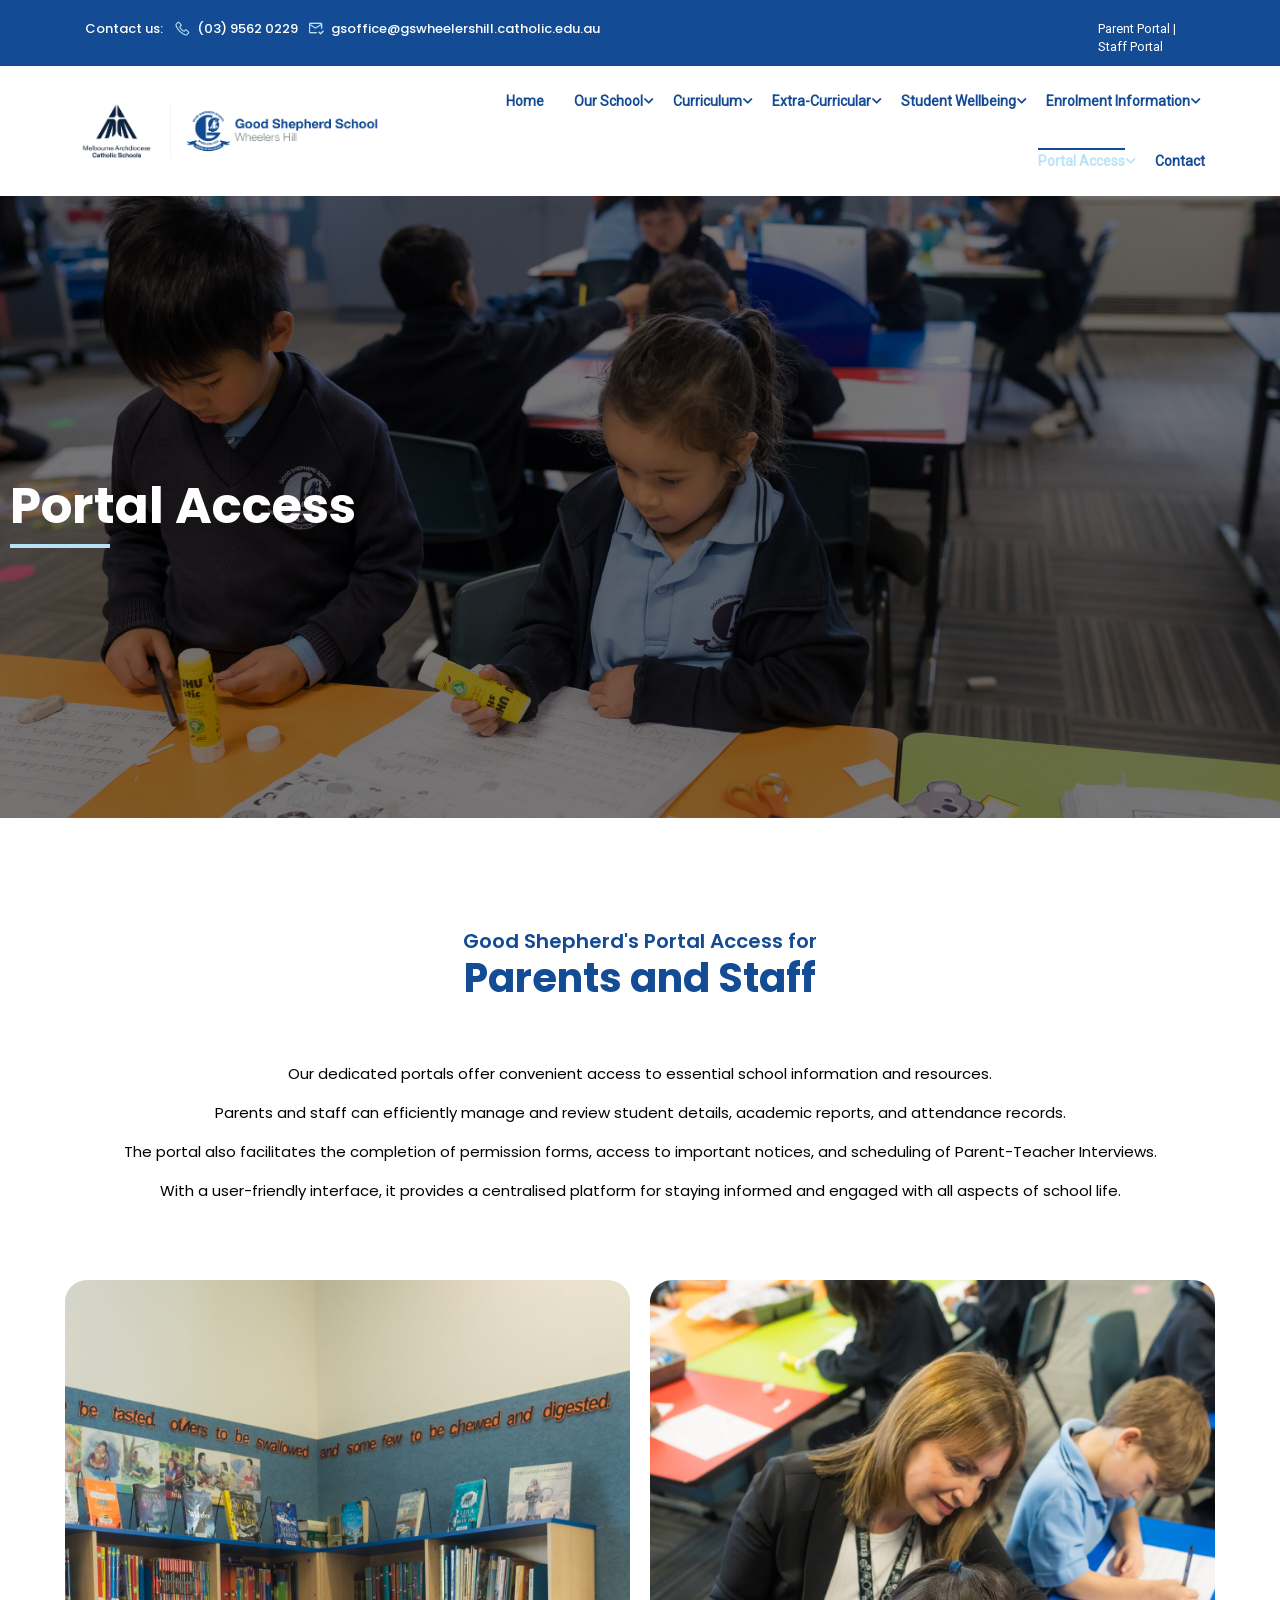
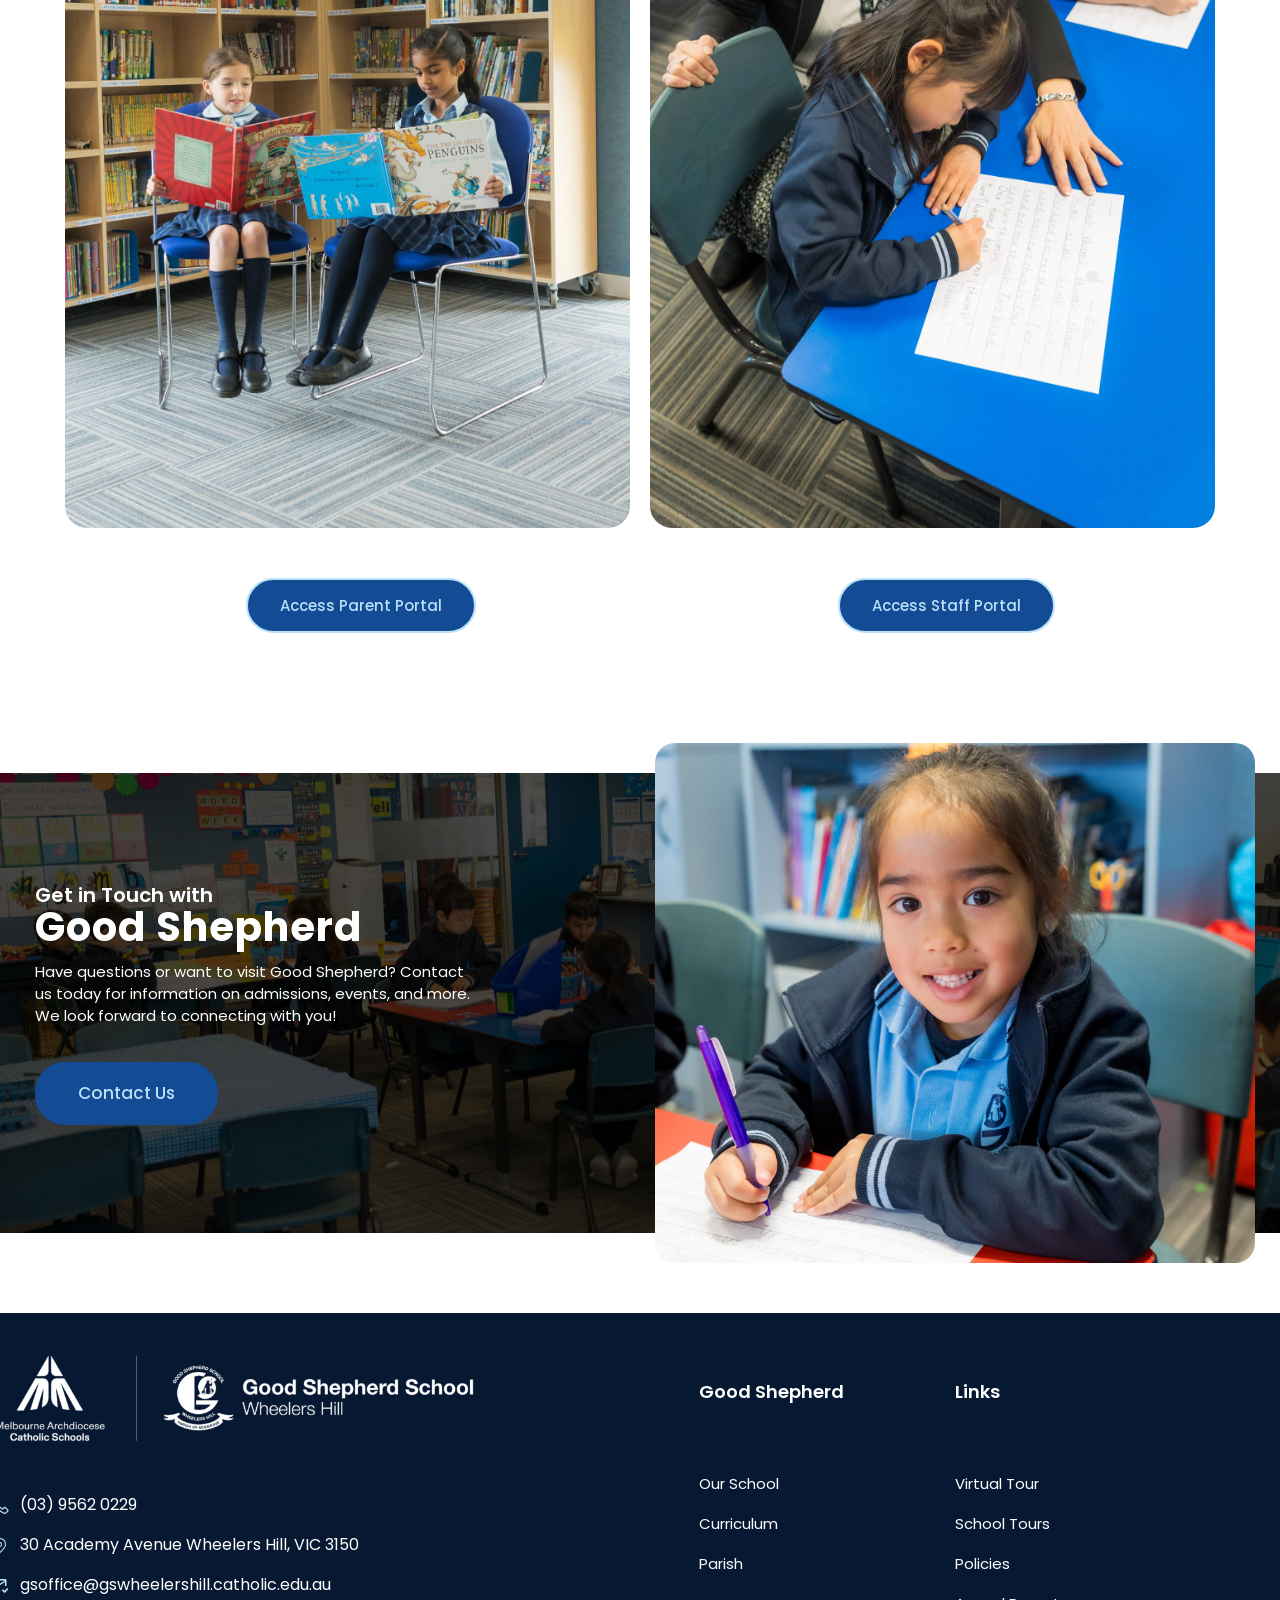
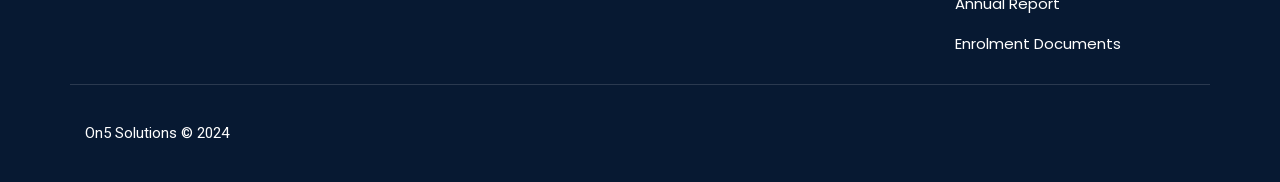
<file: portal-access.html>
<!DOCTYPE html><html itemscope itemtype="#" lang="en-AU"><head><meta charset="UTF-8"><meta name="viewport" content="width=device-width, initial-scale=1"><link rel="profile" href="#"><link rel="pingback" href="#"><title>Portal Access &#8211; Good Shepherd Primary School</title><link rel="stylesheet" id="siteground-optimizer-combined-css-b1c55f5b39cdebc83e8210129e93c997" href="assets/downloaded/siteground-optimizer-combined-css-b1c55f5b39cdebc83e8210129e93c997-468a11cfdc.css" media="all" /><meta name='robots' content='noindex, nofollow' /><link rel="alternate" type="application/rss+xml" title="Good Shepherd Primary School &raquo; Feed" href="#" /><link rel="alternate" type="application/rss+xml" title="Good Shepherd Primary School &raquo; Comments Feed" href="#" /><link rel="alternate" title="oEmbed (JSON)" type="application/json+oembed" href="#" /><link rel="alternate" title="oEmbed (XML)" type="text/xml+oembed" href="#" /> <style id="wp-img-auto-sizes-contain-inline-css"> img:is([sizes=auto i],[sizes^="auto," i]){contain-intrinsic-size:3000px 1500px}
/*# sourceURL=wp-img-auto-sizes-contain-inline-css */ </style> <style id="classic-theme-styles-inline-css"> /*! This file is auto-generated */
.wp-block-button__link{color:#fff;background-color:#32373c;border-radius:9999px;box-shadow:none;text-decoration:none;padding:calc(.667em + 2px) calc(1.333em + 2px);font-size:1.125em}.wp-block-file__button{background:#32373c;color:#fff;text-decoration:none}
/*# sourceURL=/wp-includes/css/classic-themes.min.css */ </style> <style id="global-styles-inline-css"> :root{--wp--preset--aspect-ratio--square: 1;--wp--preset--aspect-ratio--4-3: 4/3;--wp--preset--aspect-ratio--3-4: 3/4;--wp--preset--aspect-ratio--3-2: 3/2;--wp--preset--aspect-ratio--2-3: 2/3;--wp--preset--aspect-ratio--16-9: 16/9;--wp--preset--aspect-ratio--9-16: 9/16;--wp--preset--color--black: #000000;--wp--preset--color--cyan-bluish-gray: #abb8c3;--wp--preset--color--white: #ffffff;--wp--preset--color--pale-pink: #f78da7;--wp--preset--color--vivid-red: #cf2e2e;--wp--preset--color--luminous-vivid-orange: #ff6900;--wp--preset--color--luminous-vivid-amber: #fcb900;--wp--preset--color--light-green-cyan: #7bdcb5;--wp--preset--color--vivid-green-cyan: #00d084;--wp--preset--color--pale-cyan-blue: #8ed1fc;--wp--preset--color--vivid-cyan-blue: #0693e3;--wp--preset--color--vivid-purple: #9b51e0;--wp--preset--color--primary: #134b95;--wp--preset--color--title: #333;--wp--preset--color--sub-title: #999;--wp--preset--color--border-input: #ddd;--wp--preset--gradient--vivid-cyan-blue-to-vivid-purple: linear-gradient(135deg,rgb(6,147,227) 0%,rgb(155,81,224) 100%);--wp--preset--gradient--light-green-cyan-to-vivid-green-cyan: linear-gradient(135deg,rgb(122,220,180) 0%,rgb(0,208,130) 100%);--wp--preset--gradient--luminous-vivid-amber-to-luminous-vivid-orange: linear-gradient(135deg,rgb(252,185,0) 0%,rgb(255,105,0) 100%);--wp--preset--gradient--luminous-vivid-orange-to-vivid-red: linear-gradient(135deg,rgb(255,105,0) 0%,rgb(207,46,46) 100%);--wp--preset--gradient--very-light-gray-to-cyan-bluish-gray: linear-gradient(135deg,rgb(238,238,238) 0%,rgb(169,184,195) 100%);--wp--preset--gradient--cool-to-warm-spectrum: linear-gradient(135deg,rgb(74,234,220) 0%,rgb(151,120,209) 20%,rgb(207,42,186) 40%,rgb(238,44,130) 60%,rgb(251,105,98) 80%,rgb(254,248,76) 100%);--wp--preset--gradient--blush-light-purple: linear-gradient(135deg,rgb(255,206,236) 0%,rgb(152,150,240) 100%);--wp--preset--gradient--blush-bordeaux: linear-gradient(135deg,rgb(254,205,165) 0%,rgb(254,45,45) 50%,rgb(107,0,62) 100%);--wp--preset--gradient--luminous-dusk: linear-gradient(135deg,rgb(255,203,112) 0%,rgb(199,81,192) 50%,rgb(65,88,208) 100%);--wp--preset--gradient--pale-ocean: linear-gradient(135deg,rgb(255,245,203) 0%,rgb(182,227,212) 50%,rgb(51,167,181) 100%);--wp--preset--gradient--electric-grass: linear-gradient(135deg,rgb(202,248,128) 0%,rgb(113,206,126) 100%);--wp--preset--gradient--midnight: linear-gradient(135deg,rgb(2,3,129) 0%,rgb(40,116,252) 100%);--wp--preset--font-size--small: 13px;--wp--preset--font-size--medium: 20px;--wp--preset--font-size--large: 28px;--wp--preset--font-size--x-large: 42px;--wp--preset--font-size--normal: 15px;--wp--preset--font-size--huge: 36px;--wp--preset--spacing--20: 0.44rem;--wp--preset--spacing--30: 0.67rem;--wp--preset--spacing--40: 1rem;--wp--preset--spacing--50: 1.5rem;--wp--preset--spacing--60: 2.25rem;--wp--preset--spacing--70: 3.38rem;--wp--preset--spacing--80: 5.06rem;--wp--preset--shadow--natural: 6px 6px 9px rgba(0, 0, 0, 0.2);--wp--preset--shadow--deep: 12px 12px 50px rgba(0, 0, 0, 0.4);--wp--preset--shadow--sharp: 6px 6px 0px rgba(0, 0, 0, 0.2);--wp--preset--shadow--outlined: 6px 6px 0px -3px rgb(255, 255, 255), 6px 6px rgb(0, 0, 0);--wp--preset--shadow--crisp: 6px 6px 0px rgb(0, 0, 0);}:where(body) { margin: 0; }:where(.is-layout-flex){gap: 0.5em;}:where(.is-layout-grid){gap: 0.5em;}body .is-layout-flex{display: flex;}.is-layout-flex{flex-wrap: wrap;align-items: center;}.is-layout-flex > :is(*, div){margin: 0;}body .is-layout-grid{display: grid;}.is-layout-grid > :is(*, div){margin: 0;}body{padding-top: 0px;padding-right: 0px;padding-bottom: 0px;padding-left: 0px;}:root :where(.wp-element-button, .wp-block-button__link){background-color: #32373c;border-width: 0;color: #fff;font-family: inherit;font-size: inherit;font-style: inherit;font-weight: inherit;letter-spacing: inherit;line-height: inherit;padding-top: calc(0.667em + 2px);padding-right: calc(1.333em + 2px);padding-bottom: calc(0.667em + 2px);padding-left: calc(1.333em + 2px);text-decoration: none;text-transform: inherit;}.has-black-color{color: var(--wp--preset--color--black) !important;}.has-cyan-bluish-gray-color{color: var(--wp--preset--color--cyan-bluish-gray) !important;}.has-white-color{color: var(--wp--preset--color--white) !important;}.has-pale-pink-color{color: var(--wp--preset--color--pale-pink) !important;}.has-vivid-red-color{color: var(--wp--preset--color--vivid-red) !important;}.has-luminous-vivid-orange-color{color: var(--wp--preset--color--luminous-vivid-orange) !important;}.has-luminous-vivid-amber-color{color: var(--wp--preset--color--luminous-vivid-amber) !important;}.has-light-green-cyan-color{color: var(--wp--preset--color--light-green-cyan) !important;}.has-vivid-green-cyan-color{color: var(--wp--preset--color--vivid-green-cyan) !important;}.has-pale-cyan-blue-color{color: var(--wp--preset--color--pale-cyan-blue) !important;}.has-vivid-cyan-blue-color{color: var(--wp--preset--color--vivid-cyan-blue) !important;}.has-vivid-purple-color{color: var(--wp--preset--color--vivid-purple) !important;}.has-primary-color{color: var(--wp--preset--color--primary) !important;}.has-title-color{color: var(--wp--preset--color--title) !important;}.has-sub-title-color{color: var(--wp--preset--color--sub-title) !important;}.has-border-input-color{color: var(--wp--preset--color--border-input) !important;}.has-black-background-color{background-color: var(--wp--preset--color--black) !important;}.has-cyan-bluish-gray-background-color{background-color: var(--wp--preset--color--cyan-bluish-gray) !important;}.has-white-background-color{background-color: var(--wp--preset--color--white) !important;}.has-pale-pink-background-color{background-color: var(--wp--preset--color--pale-pink) !important;}.has-vivid-red-background-color{background-color: var(--wp--preset--color--vivid-red) !important;}.has-luminous-vivid-orange-background-color{background-color: var(--wp--preset--color--luminous-vivid-orange) !important;}.has-luminous-vivid-amber-background-color{background-color: var(--wp--preset--color--luminous-vivid-amber) !important;}.has-light-green-cyan-background-color{background-color: var(--wp--preset--color--light-green-cyan) !important;}.has-vivid-green-cyan-background-color{background-color: var(--wp--preset--color--vivid-green-cyan) !important;}.has-pale-cyan-blue-background-color{background-color: var(--wp--preset--color--pale-cyan-blue) !important;}.has-vivid-cyan-blue-background-color{background-color: var(--wp--preset--color--vivid-cyan-blue) !important;}.has-vivid-purple-background-color{background-color: var(--wp--preset--color--vivid-purple) !important;}.has-primary-background-color{background-color: var(--wp--preset--color--primary) !important;}.has-title-background-color{background-color: var(--wp--preset--color--title) !important;}.has-sub-title-background-color{background-color: var(--wp--preset--color--sub-title) !important;}.has-border-input-background-color{background-color: var(--wp--preset--color--border-input) !important;}.has-black-border-color{border-color: var(--wp--preset--color--black) !important;}.has-cyan-bluish-gray-border-color{border-color: var(--wp--preset--color--cyan-bluish-gray) !important;}.has-white-border-color{border-color: var(--wp--preset--color--white) !important;}.has-pale-pink-border-color{border-color: var(--wp--preset--color--pale-pink) !important;}.has-vivid-red-border-color{border-color: var(--wp--preset--color--vivid-red) !important;}.has-luminous-vivid-orange-border-color{border-color: var(--wp--preset--color--luminous-vivid-orange) !important;}.has-luminous-vivid-amber-border-color{border-color: var(--wp--preset--color--luminous-vivid-amber) !important;}.has-light-green-cyan-border-color{border-color: var(--wp--preset--color--light-green-cyan) !important;}.has-vivid-green-cyan-border-color{border-color: var(--wp--preset--color--vivid-green-cyan) !important;}.has-pale-cyan-blue-border-color{border-color: var(--wp--preset--color--pale-cyan-blue) !important;}.has-vivid-cyan-blue-border-color{border-color: var(--wp--preset--color--vivid-cyan-blue) !important;}.has-vivid-purple-border-color{border-color: var(--wp--preset--color--vivid-purple) !important;}.has-primary-border-color{border-color: var(--wp--preset--color--primary) !important;}.has-title-border-color{border-color: var(--wp--preset--color--title) !important;}.has-sub-title-border-color{border-color: var(--wp--preset--color--sub-title) !important;}.has-border-input-border-color{border-color: var(--wp--preset--color--border-input) !important;}.has-vivid-cyan-blue-to-vivid-purple-gradient-background{background: var(--wp--preset--gradient--vivid-cyan-blue-to-vivid-purple) !important;}.has-light-green-cyan-to-vivid-green-cyan-gradient-background{background: var(--wp--preset--gradient--light-green-cyan-to-vivid-green-cyan) !important;}.has-luminous-vivid-amber-to-luminous-vivid-orange-gradient-background{background: var(--wp--preset--gradient--luminous-vivid-amber-to-luminous-vivid-orange) !important;}.has-luminous-vivid-orange-to-vivid-red-gradient-background{background: var(--wp--preset--gradient--luminous-vivid-orange-to-vivid-red) !important;}.has-very-light-gray-to-cyan-bluish-gray-gradient-background{background: var(--wp--preset--gradient--very-light-gray-to-cyan-bluish-gray) !important;}.has-cool-to-warm-spectrum-gradient-background{background: var(--wp--preset--gradient--cool-to-warm-spectrum) !important;}.has-blush-light-purple-gradient-background{background: var(--wp--preset--gradient--blush-light-purple) !important;}.has-blush-bordeaux-gradient-background{background: var(--wp--preset--gradient--blush-bordeaux) !important;}.has-luminous-dusk-gradient-background{background: var(--wp--preset--gradient--luminous-dusk) !important;}.has-pale-ocean-gradient-background{background: var(--wp--preset--gradient--pale-ocean) !important;}.has-electric-grass-gradient-background{background: var(--wp--preset--gradient--electric-grass) !important;}.has-midnight-gradient-background{background: var(--wp--preset--gradient--midnight) !important;}.has-small-font-size{font-size: var(--wp--preset--font-size--small) !important;}.has-medium-font-size{font-size: var(--wp--preset--font-size--medium) !important;}.has-large-font-size{font-size: var(--wp--preset--font-size--large) !important;}.has-x-large-font-size{font-size: var(--wp--preset--font-size--x-large) !important;}.has-normal-font-size{font-size: var(--wp--preset--font-size--normal) !important;}.has-huge-font-size{font-size: var(--wp--preset--font-size--huge) !important;}
:root :where(.wp-block-icon svg){width: 24px;}
:where(.wp-block-post-template.is-layout-flex){gap: 1.25em;}:where(.wp-block-post-template.is-layout-grid){gap: 1.25em;}
:where(.wp-block-term-template.is-layout-flex){gap: 1.25em;}:where(.wp-block-term-template.is-layout-grid){gap: 1.25em;}
:where(.wp-block-columns.is-layout-flex){gap: 2em;}:where(.wp-block-columns.is-layout-grid){gap: 2em;}
:root :where(.wp-block-pullquote){font-size: 1.5em;line-height: 1.6;}
/*# sourceURL=global-styles-inline-css */ </style> <style id="elementor-frontend-inline-css"> .elementor-kit-8941{--e-global-color-primary:#134B95;--e-global-color-secondary:#B9E2F6;--e-global-color-text:#000000;--e-global-color-accent:#0F2F5A;--e-global-color-4588661:#A59130;--e-global-color-5f782af:#FFFFFF;--e-global-color-6b28c0b:#000000;--e-global-color-aac5579:#185FAF;}.elementor-kit-8941 e-page-transition{background-color:#FFBC7D;}.elementor-section.elementor-section-boxed > .elementor-container{max-width:1170px;}.e-con{--container-max-width:1170px;}.elementor-widget:not(:last-child){margin-block-end:20px;}.elementor-element{--widgets-spacing:20px 20px;--widgets-spacing-row:20px;--widgets-spacing-column:20px;}{}h1.entry-title{display:var(--page-title-display);}@media(max-width:1024px){.elementor-section.elementor-section-boxed > .elementor-container{max-width:1024px;}.e-con{--container-max-width:1024px;}}@media(max-width:767px){.elementor-section.elementor-section-boxed > .elementor-container{max-width:767px;}.e-con{--container-max-width:767px;}}
.elementor-17588 .elementor-element.elementor-element-d9115ff{--display:flex;--flex-direction:column;--container-widget-width:100%;--container-widget-height:initial;--container-widget-flex-grow:0;--container-widget-align-self:initial;--flex-wrap-mobile:wrap;--overlay-opacity:0.5;}.elementor-17588 .elementor-element.elementor-element-d9115ff:not(.elementor-motion-effects-element-type-background), .elementor-17588 .elementor-element.elementor-element-d9115ff > .elementor-motion-effects-container > .elementor-motion-effects-layer{background-image:url("assets/downloaded/portal-access-scaled-f8dbd8da38.jpg");background-position:0px -120px;background-repeat:no-repeat;background-size:cover;}.elementor-17588 .elementor-element.elementor-element-d9115ff::before, .elementor-17588 .elementor-element.elementor-element-d9115ff > .elementor-background-video-container::before, .elementor-17588 .elementor-element.elementor-element-d9115ff > .e-con-inner > .elementor-background-video-container::before, .elementor-17588 .elementor-element.elementor-element-d9115ff > .elementor-background-slideshow::before, .elementor-17588 .elementor-element.elementor-element-d9115ff > .e-con-inner > .elementor-background-slideshow::before, .elementor-17588 .elementor-element.elementor-element-d9115ff > .elementor-motion-effects-container > .elementor-motion-effects-layer::before{background-color:#000000;--background-overlay:'';}.elementor-17588 .elementor-element.elementor-element-75bba61 > .elementor-widget-container{margin:0px 0px 260px 0px;padding:260px 0px 0px 0px;}.elementor-17588 .elementor-element.elementor-element-75bba61 .sc_heading .title{font-family:"Poppins", Sans-serif;font-size:50px;font-weight:700;}.elementor-17588 .elementor-element.elementor-element-75bba61 .sc_heading .title,.elementor-17588 .elementor-element.elementor-element-75bba61 .sc_heading .clone{color:#FFFFFF;}.elementor-17588 .elementor-element.elementor-element-75bba61 .sc_heading .title .thim-color{color:#C72027;}.elementor-17588 .elementor-element.elementor-element-75bba61 .sc_heading .line{width:100px;height:4px;background-color:var( --e-global-color-secondary );}.elementor-17588 .elementor-element.elementor-element-421c407{--display:flex;--flex-direction:column;--container-widget-width:100%;--container-widget-height:initial;--container-widget-flex-grow:0;--container-widget-align-self:initial;--flex-wrap-mobile:wrap;}.elementor-widget-heading .elementor-heading-title{line-height:var( --e-global-typography-primary-line-height );color:var( --e-global-color-primary );}.elementor-17588 .elementor-element.elementor-element-13ff474 > .elementor-widget-container{margin:0px 0px 0px 0px;padding:100px 0px 0px 0px;}.elementor-17588 .elementor-element.elementor-element-13ff474{text-align:center;}.elementor-17588 .elementor-element.elementor-element-13ff474 .elementor-heading-title{font-family:"Poppins", Sans-serif;font-size:20px;font-weight:600;line-height:1.3em;color:var( --e-global-color-primary );}.elementor-widget-animated-headline .elementor-headline-dynamic-wrapper path{stroke:var( --e-global-color-accent );}.elementor-widget-animated-headline .elementor-headline-plain-text{color:var( --e-global-color-secondary );}.elementor-widget-animated-headline .elementor-headline{line-height:var( --e-global-typography-primary-line-height );}.elementor-widget-animated-headline{--dynamic-text-color:var( --e-global-color-secondary );}.elementor-widget-animated-headline .elementor-headline-dynamic-text{line-height:var( --e-global-typography-primary-line-height );}.elementor-17588 .elementor-element.elementor-element-3f642c5{--iteration-count:infinite;--animation-duration:5000ms;--dynamic-text-color:var( --e-global-color-primary );}.elementor-17588 .elementor-element.elementor-element-3f642c5 > .elementor-widget-container{margin:-43px 0px 0px 0px;}.elementor-17588 .elementor-element.elementor-element-3f642c5 .elementor-headline{text-align:center;font-size:40px;font-weight:700;line-height:1.3em;}.elementor-17588 .elementor-element.elementor-element-3f642c5 .elementor-headline-dynamic-wrapper path{stroke:var( --e-global-color-secondary );stroke-width:6px;}.elementor-17588 .elementor-element.elementor-element-3f642c5 .elementor-headline-plain-text{color:var( --e-global-color-primary );}.elementor-17588 .elementor-element.elementor-element-3f642c5 .elementor-headline-dynamic-text{font-family:"Poppins", Sans-serif;font-weight:700;line-height:1.3em;}.elementor-17588 .elementor-element.elementor-element-992a96a > .elementor-widget-container{margin:30px 0px 0px 0px;}.elementor-17588 .elementor-element.elementor-element-992a96a{text-align:center;}.elementor-17588 .elementor-element.elementor-element-992a96a .elementor-heading-title{font-family:"Poppins", Sans-serif;font-size:15px;font-weight:400;line-height:1.3em;color:var( --e-global-color-text );}.elementor-17588 .elementor-element.elementor-element-f93567f{--display:flex;--flex-direction:row;--container-widget-width:initial;--container-widget-height:100%;--container-widget-flex-grow:1;--container-widget-align-self:stretch;--flex-wrap-mobile:wrap;--gap:0px 0px;--row-gap:0px;--column-gap:0px;--margin-top:30px;--margin-bottom:0px;--margin-left:0px;--margin-right:0px;}.elementor-17588 .elementor-element.elementor-element-e607350{--display:flex;--flex-direction:column;--container-widget-width:100%;--container-widget-height:initial;--container-widget-flex-grow:0;--container-widget-align-self:initial;--flex-wrap-mobile:wrap;}.elementor-widget-image .widget-image-caption{color:var( --e-global-color-text );font-weight:var( --e-global-typography-text-font-weight );}.elementor-17588 .elementor-element.elementor-element-96b55b7 img{border-radius:22px 22px 22px 22px;}.elementor-widget-button .elementor-button{background-color:var( --e-global-color-accent );}.elementor-17588 .elementor-element.elementor-element-b11022c .elementor-button{background-color:var( --e-global-color-primary );font-family:"Poppins", Sans-serif;font-weight:500;fill:var( --e-global-color-secondary );color:var( --e-global-color-secondary );border-style:solid;border-width:2px 2px 2px 2px;border-color:var( --e-global-color-secondary );border-radius:30px 30px 30px 30px;padding:18px 32px 18px 32px;}.elementor-17588 .elementor-element.elementor-element-b11022c .elementor-button:hover, .elementor-17588 .elementor-element.elementor-element-b11022c .elementor-button:focus{background-color:var( --e-global-color-secondary );color:var( --e-global-color-primary );border-color:var( --e-global-color-primary );}.elementor-17588 .elementor-element.elementor-element-b11022c > .elementor-widget-container{margin:30px 0px 20px 27px;padding:0px 0px 0px 0px;}.elementor-17588 .elementor-element.elementor-element-b11022c .elementor-button:hover svg, .elementor-17588 .elementor-element.elementor-element-b11022c .elementor-button:focus svg{fill:var( --e-global-color-primary );}.elementor-17588 .elementor-element.elementor-element-a889df6{--display:flex;--flex-direction:column;--container-widget-width:100%;--container-widget-height:initial;--container-widget-flex-grow:0;--container-widget-align-self:initial;--flex-wrap-mobile:wrap;}.elementor-17588 .elementor-element.elementor-element-722a652 img{border-radius:22px 22px 22px 22px;}.elementor-17588 .elementor-element.elementor-element-097a306 .elementor-button{background-color:var( --e-global-color-primary );font-family:"Poppins", Sans-serif;font-weight:500;fill:var( --e-global-color-secondary );color:var( --e-global-color-secondary );border-style:solid;border-width:2px 2px 2px 2px;border-color:var( --e-global-color-secondary );border-radius:30px 30px 30px 30px;padding:18px 32px 18px 32px;}.elementor-17588 .elementor-element.elementor-element-097a306 .elementor-button:hover, .elementor-17588 .elementor-element.elementor-element-097a306 .elementor-button:focus{background-color:var( --e-global-color-secondary );color:var( --e-global-color-primary );border-color:var( --e-global-color-primary );}.elementor-17588 .elementor-element.elementor-element-097a306 > .elementor-widget-container{margin:30px 0px 20px 27px;padding:0px 0px 0px 0px;}.elementor-17588 .elementor-element.elementor-element-097a306 .elementor-button:hover svg, .elementor-17588 .elementor-element.elementor-element-097a306 .elementor-button:focus svg{fill:var( --e-global-color-primary );}.elementor-17588 .elementor-element.elementor-element-4a8032b:not(.elementor-motion-effects-element-type-background), .elementor-17588 .elementor-element.elementor-element-4a8032b > .elementor-motion-effects-container > .elementor-motion-effects-layer{background-color:#4B4B4B00;background-image:url("assets/downloaded/GetInTouchBanner-scaled-da0276856e.jpg");background-position:center center;background-repeat:no-repeat;background-size:cover;}.elementor-17588 .elementor-element.elementor-element-4a8032b > .elementor-background-overlay{background-color:#000000;opacity:0.7;transition:background 0.3s, border-radius 0.3s, opacity 0.3s;}.elementor-17588 .elementor-element.elementor-element-4a8032b > .elementor-container{max-width:1250px;}.elementor-17588 .elementor-element.elementor-element-4a8032b{transition:background 0.3s, border 0.3s, border-radius 0.3s, box-shadow 0.3s;margin-top:100px;margin-bottom:80px;padding:0px 0px 0px 0px;}.elementor-bc-flex-widget .elementor-17588 .elementor-element.elementor-element-f31a4a2.elementor-column .elementor-widget-wrap{align-items:center;}.elementor-17588 .elementor-element.elementor-element-f31a4a2.elementor-column.elementor-element[data-element_type="column"] > .elementor-widget-wrap.elementor-element-populated{align-content:center;align-items:center;}.elementor-17588 .elementor-element.elementor-element-f31a4a2 > .elementor-element-populated{margin:10px 120px 10px 10px;--e-column-margin-right:120px;--e-column-margin-left:10px;}.elementor-17588 .elementor-element.elementor-element-539281d > .elementor-widget-container{margin:0px 0px -15px 0px;}.elementor-17588 .elementor-element.elementor-element-539281d{text-align:start;}.elementor-17588 .elementor-element.elementor-element-539281d .elementor-heading-title{font-family:"Poppins", Sans-serif;font-size:20px;font-weight:600;color:var( --e-global-color-5f782af );}.elementor-17588 .elementor-element.elementor-element-04a7274 > .elementor-widget-container{margin:0px 0px 0px 0px;}.elementor-17588 .elementor-element.elementor-element-04a7274{text-align:start;}.elementor-17588 .elementor-element.elementor-element-04a7274 .elementor-heading-title{font-family:"Poppins", Sans-serif;font-size:40px;font-weight:700;letter-spacing:1.1px;color:var( --e-global-color-5f782af );}.elementor-widget-text-editor{font-weight:var( --e-global-typography-text-font-weight );color:var( --e-global-color-text );}.elementor-widget-text-editor.elementor-drop-cap-view-stacked .elementor-drop-cap{background-color:var( --e-global-color-primary );}.elementor-widget-text-editor.elementor-drop-cap-view-framed .elementor-drop-cap, .elementor-widget-text-editor.elementor-drop-cap-view-default .elementor-drop-cap{color:var( --e-global-color-primary );border-color:var( --e-global-color-primary );}.elementor-17588 .elementor-element.elementor-element-f870f15{text-align:start;font-family:"Poppins", Sans-serif;font-size:15px;font-weight:400;line-height:22px;color:var( --e-global-color-5f782af );}.elementor-17588 .elementor-element.elementor-element-f430261 .elementor-button{background-color:var( --e-global-color-primary );font-family:"Poppins", Sans-serif;font-size:17px;font-weight:500;fill:var( --e-global-color-secondary );color:var( --e-global-color-secondary );border-style:solid;border-width:3px 3px 3px 3px;border-color:var( --e-global-color-primary );border-radius:30px 30px 30px 30px;padding:20px 40px 20px 40px;}.elementor-17588 .elementor-element.elementor-element-f430261 .elementor-button:hover, .elementor-17588 .elementor-element.elementor-element-f430261 .elementor-button:focus{background-color:var( --e-global-color-secondary );color:var( --e-global-color-primary );}.elementor-17588 .elementor-element.elementor-element-f430261 > .elementor-widget-container{padding:15px 0px 0px 0px;}.elementor-17588 .elementor-element.elementor-element-f430261 .elementor-button:hover svg, .elementor-17588 .elementor-element.elementor-element-f430261 .elementor-button:focus svg{fill:var( --e-global-color-primary );}.elementor-17588 .elementor-element.elementor-element-8598b31 > .elementor-element-populated{transition:background 0.3s, border 0.3s, border-radius 0.3s, box-shadow 0.3s;margin:-30px 10px -30px 40px;--e-column-margin-right:10px;--e-column-margin-left:40px;padding:0px 0px 0px 0px;}.elementor-17588 .elementor-element.elementor-element-8598b31 > .elementor-element-populated > .elementor-background-overlay{transition:background 0.3s, border-radius 0.3s, opacity 0.3s;}.elementor-17588 .elementor-element.elementor-element-5b746a5{margin-top:0px;margin-bottom:0px;z-index:3;}.elementor-17588 .elementor-element.elementor-element-48ab572:not(.elementor-motion-effects-element-type-background) > .elementor-widget-wrap, .elementor-17588 .elementor-element.elementor-element-48ab572 > .elementor-widget-wrap > .elementor-motion-effects-container > .elementor-motion-effects-layer{background-image:url("assets/downloaded/GetInTouchBanner_SmallerTile-scaled-f72836dd6a.jpg");background-position:center right;background-repeat:no-repeat;background-size:cover;}.elementor-17588 .elementor-element.elementor-element-48ab572 > .elementor-element-populated >  .elementor-background-overlay{opacity:0.76;}.elementor-17588 .elementor-element.elementor-element-48ab572 > .elementor-element-populated, .elementor-17588 .elementor-element.elementor-element-48ab572 > .elementor-element-populated > .elementor-background-overlay, .elementor-17588 .elementor-element.elementor-element-48ab572 > .elementor-background-slideshow{border-radius:20px 20px 20px 20px;}.elementor-17588 .elementor-element.elementor-element-48ab572 > .elementor-element-populated{transition:background 0.3s, border 0.3s, border-radius 0.3s, box-shadow 0.3s;padding:100px 70px 100px 70px;}.elementor-17588 .elementor-element.elementor-element-48ab572 > .elementor-element-populated > .elementor-background-overlay{transition:background 0.3s, border-radius 0.3s, opacity 0.3s;}.elementor-17588 .elementor-element.elementor-element-e7f4d9e{--spacer-size:320px;}@media(min-width:768px){.elementor-17588 .elementor-element.elementor-element-d9115ff{--content-width:1275px;}.elementor-17588 .elementor-element.elementor-element-e607350{--width:50%;}.elementor-17588 .elementor-element.elementor-element-a889df6{--width:50%;}.elementor-17588 .elementor-element.elementor-element-f31a4a2{width:47.982%;}.elementor-17588 .elementor-element.elementor-element-8598b31{width:52.018%;}}@media(max-width:1024px) and (min-width:768px){.elementor-17588 .elementor-element.elementor-element-f31a4a2{width:100%;}.elementor-17588 .elementor-element.elementor-element-8598b31{width:100%;}}@media(max-width:1024px){.elementor-17588 .elementor-element.elementor-element-d9115ff:not(.elementor-motion-effects-element-type-background), .elementor-17588 .elementor-element.elementor-element-d9115ff > .elementor-motion-effects-container > .elementor-motion-effects-layer{background-position:0px 0px;}.elementor-widget-heading .elementor-heading-title{line-height:var( --e-global-typography-primary-line-height );}.elementor-widget-animated-headline .elementor-headline{line-height:var( --e-global-typography-primary-line-height );}.elementor-widget-animated-headline .elementor-headline-dynamic-text{line-height:var( --e-global-typography-primary-line-height );}.elementor-17588 .elementor-element.elementor-element-4a8032b{margin-top:0px;margin-bottom:0px;padding:0px 10px 80px 10px;}.elementor-17588 .elementor-element.elementor-element-f31a4a2 > .elementor-element-populated{margin:30px 0px 0px 0px;--e-column-margin-right:0px;--e-column-margin-left:0px;padding:40px 40px 0px 10px;}.elementor-17588 .elementor-element.elementor-element-539281d{text-align:center;}.elementor-17588 .elementor-element.elementor-element-04a7274{text-align:center;}.elementor-17588 .elementor-element.elementor-element-f870f15 > .elementor-widget-container{padding:0% 0% 0% 0%;}.elementor-17588 .elementor-element.elementor-element-f870f15{text-align:center;}.elementor-17588 .elementor-element.elementor-element-8598b31 > .elementor-element-populated{margin:-40px 10px 0px 10px;--e-column-margin-right:10px;--e-column-margin-left:10px;}.elementor-17588 .elementor-element.elementor-element-5b746a5{margin-top:0px;margin-bottom:0px;}.elementor-17588 .elementor-element.elementor-element-48ab572 > .elementor-element-populated{padding:80px 0px 80px 0px;}}@media(max-width:767px){.elementor-17588 .elementor-element.elementor-element-d9115ff:not(.elementor-motion-effects-element-type-background), .elementor-17588 .elementor-element.elementor-element-d9115ff > .elementor-motion-effects-container > .elementor-motion-effects-layer{background-position:-250px 0px;}.elementor-17588 .elementor-element.elementor-element-75bba61 > .elementor-widget-container{margin:137px 0px 137px 12px;padding:150px 0px 150px 0px;}.elementor-17588 .elementor-element.elementor-element-75bba61 .sc_heading .title{font-size:35px;}.elementor-17588 .elementor-element.elementor-element-421c407{--margin-top:30px;--margin-bottom:0px;--margin-left:0px;--margin-right:0px;}.elementor-widget-heading .elementor-heading-title{line-height:var( --e-global-typography-primary-line-height );}.elementor-17588 .elementor-element.elementor-element-13ff474 > .elementor-widget-container{padding:30px 0px 0px 0px;}.elementor-17588 .elementor-element.elementor-element-13ff474 .elementor-heading-title{font-size:18px;}.elementor-widget-animated-headline .elementor-headline{line-height:var( --e-global-typography-primary-line-height );}.elementor-widget-animated-headline .elementor-headline-dynamic-text{line-height:var( --e-global-typography-primary-line-height );}.elementor-17588 .elementor-element.elementor-element-3f642c5 .elementor-headline{font-size:35px;}.elementor-17588 .elementor-element.elementor-element-992a96a > .elementor-widget-container{margin:0px 0px 0px 0px;padding:0px 10px 0px 10px;}.elementor-17588 .elementor-element.elementor-element-992a96a .elementor-heading-title{font-size:13px;line-height:17px;}.elementor-17588 .elementor-element.elementor-element-b11022c > .elementor-widget-container{margin:12px 0px 30px 0px;}.elementor-17588 .elementor-element.elementor-element-b11022c .elementor-button{font-size:13px;padding:15px 20px 15px 20px;}.elementor-17588 .elementor-element.elementor-element-097a306 > .elementor-widget-container{margin:12px 0px 030px 0px;}.elementor-17588 .elementor-element.elementor-element-097a306 .elementor-button{font-size:13px;padding:15px 20px 15px 20px;}.elementor-17588 .elementor-element.elementor-element-4a8032b{padding:0px 0px 60px 0px;}.elementor-17588 .elementor-element.elementor-element-f31a4a2 > .elementor-element-populated{margin:20px 0px 0px 0px;--e-column-margin-right:0px;--e-column-margin-left:0px;padding:40px 20px 0px 20px;}.elementor-17588 .elementor-element.elementor-element-539281d .elementor-heading-title{font-size:18px;}.elementor-17588 .elementor-element.elementor-element-04a7274 .elementor-heading-title{font-size:35px;}.elementor-17588 .elementor-element.elementor-element-f870f15 > .elementor-widget-container{padding:0px 0px 0px 0px;}.elementor-17588 .elementor-element.elementor-element-f870f15{font-size:13px;line-height:17px;}.elementor-17588 .elementor-element.elementor-element-f430261 .elementor-button{font-size:13px;padding:15px 30px 15px 30px;}.elementor-17588 .elementor-element.elementor-element-8598b31 > .elementor-element-populated{margin:-20px 15px 0px 15px;--e-column-margin-right:15px;--e-column-margin-left:15px;}.elementor-17588 .elementor-element.elementor-element-48ab572 > .elementor-element-populated{margin:40px 0px 0px 0px;--e-column-margin-right:0px;--e-column-margin-left:0px;padding:60px 0px 60px 0px;}.elementor-17588 .elementor-element.elementor-element-e7f4d9e{--spacer-size:110px;}}
/*# sourceURL=elementor-frontend-inline-css */ </style> <style id="thim-style-inline-css"> :root{--thim-body-primary-color:#134b95;--thim-body-secondary-color:#b9e2f6;--thim-button-text-color:#333;--thim-button-hover-color:#b9e2f6;--thim-border-color:#eee;--top-info-course-background_color:#273044;--top-info-course-text_color:#fff;--thim-footer-font-title-variant:regular;--thim-footer-font-title-font-size:20px;--thim-footer-font-title-line-height:40px;--thim-footer-font-title-text-transform:none;--thim-top-heading-title-align:left;--thim-top-heading-title-font-size-desktop:40px;--thim-top-heading-title-font-size-mobile:30px;--thim-top-heading-title-font-text-transform:none;--thim-top-heading-title-font-weight:600;--thim-top-heading-padding-top:70px;--thim-top-heading-padding-bottom:70px;--thim-top-heading-padding-top-mobile:40px;--thim-top-heading-padding-bottom-mobile:40px;--thim-breacrumb-font-size:13px;--thim-breacrumb-color:#333333;--thim-breacrumb-bg-color:rgba(247,247,247,0);--thim-course-price-color:#f24c0a;--thim-width-logo:300px;--thim-bg-color-toolbar:#134b95;--thim-text-color-toolbar:#ffffff;--thim-link-color-toolbar:#ffffff;--thim-link-hover-color-toolbar:#b9e2f6;--thim-toolbar-variant:regular;--thim-toolbar-font-size:13px;--thim-toolbar-line-height:1.4em;--thim-toolbar-text-transform:none;--thim-toolbar-border-type:solid;--thim-toolbar-border-size:1px;--thim-link-color-toolbar-border-button:rgba(255,255,255,0.2);--thim-bg-main-menu-color:rgba(255,255,255,0);--thim-main-menu-variant:700;--thim-main-menu-font-size:14px;--thim-main-menu-line-height:1.3em;--thim-main-menu-text-transform:capitalize;--thim-main-menu-font-weight:500;--thim-main-menu-text-color:#134b95;--thim_main_menu_text_color_rgb:19,75,149;--thim-main-menu-text-hover-color:#b9e2f6;--thim-sticky-bg-main-menu-color:#ffffff;--thim-sticky-main-menu-text-color:#134b95;--thim_sticky_main_menu_text_color_rgb:19,75,149;--thim-sticky-main-menu-text-hover-color:#b9e2f6;--thim-sub-menu-bg-color:#ffffff;--thim-sub-menu-border-color:rgba(43,43,43,0);--thim-sub-menu-text-color:#134b95;--thim-sub-menu-text-color-hover:#b9e2f6;--thim-bg-mobile-menu-color:#ffffff;--thim-mobile-menu-text-color:#134b95;--thim_mobile_menu_text_color_rgb:19,75,149;--thim-mobile-menu-text-hover-color:#b9e2f6;--thim-bg-switch-layout-style:#f5f5f5;--thim-padding-switch-layout-style:10px;--thim-font-body-font-family:Roboto;--thim-font-body-variant:regular;--thim-font-body-font-size:15px;--thim-font-body-line-height:1.8em;--thim-font-body-color:#606060;--thim-font-title-font-family:Roboto Slab;--thim-font-title-color:#333333;--thim-font-title-variant:600;--thim-font-h1-font-size:36px;--thim-font-h1-line-height:1.6em;--thim-font-h1-text-transform:none;--thim-font-h2-font-size:28px;--thim-font-h2-line-height:1.6em;--thim-font-h2-text-transform:none;--thim-font-h3-font-size:24px;--thim-font-h3-line-height:1.6em;--thim-font-h3-text-transform:none;--thim-font-h4-font-size:18px;--thim-font-h4-line-height:1.6em;--thim-font-h4-text-transform:none;--thim-font-h5-font-size:16px;--thim-font-h5-line-height:1.6em;--thim-font-h5-text-transform:none;--thim-font-h6-font-size:16px;--thim-font-h6-line-height:1.4em;--thim-font-h6-text-transform:none;--thim-font-title-sidebar-font-size:18px;--thim-font-title-sidebar-line-height:1.4em;--thim-font-title-sidebar-text-transform:uppercase;--thim-font-button-variant:regular;--thim-font-button-font-size:13px;--thim-font-button-line-height:1.6em;--thim-font-button-text-transform:uppercase;--thim-preload-style-background:#134b95;--thim-preload-style-color:#b9e2f6;--thim-footer-bg-color:#071932;--thim-footer-color-title:#fff;--thim-footer-color-text:#ffffff;--thim-footer-color-link:#ffffff;--thim-footer-color-hover:#b9e2f6;--thim-padding-content-pdtop-desktop:60px;--thim-padding-content-pdbottom-desktop:60px;--thim-padding-content-pdtop-mobile:40px;--thim-padding-content-pdbottom-mobile:40px;--thim-copyright-bg-color:#2c2c2c;--thim-copyright-text-color:#707070;--thim-copyright-border-color:rgba(255,255,255,0.1);--thim-bg-pattern:url("assets/downloaded/pattern1-ac82622762.png");--thim-bg-repeat:no-repeat;--thim-bg-position:center center;--thim-bg-attachment:inherit;--thim-bg-size:inherit;--thim-footer-bg-repeat:no-repeat;--thim-footer-bg-position:center center;--thim-footer-bg-size:inherit;--thim-footer-bg-attachment:inherit;--thim-body-bg-color:#fff;}
/** CSS preloading */
.cssload-loader-style-1{margin:auto;width:62px;height:62px;border-radius:50%;-o-border-radius:50%;-ms-border-radius:50%;-webkit-border-radius:50%;-moz-border-radius:50%;perspective:780px}.cssload-loader-style-1 .cssload-inner{position:absolute;width:100%;height:100%;box-sizing:border-box;-o-box-sizing:border-box;-ms-box-sizing:border-box;-webkit-box-sizing:border-box;-moz-box-sizing:border-box;border-radius:50%;-o-border-radius:50%;-ms-border-radius:50%;-webkit-border-radius:50%;-moz-border-radius:50%}.cssload-loader-style-1 .cssload-inner.cssload-one{left:0;top:0;animation:cssload-rotate-one 1.15s linear infinite;-o-animation:cssload-rotate-one 1.15s linear infinite;-ms-animation:cssload-rotate-one 1.15s linear infinite;-webkit-animation:cssload-rotate-one 1.15s linear infinite;-moz-animation:cssload-rotate-one 1.15s linear infinite;border-bottom:3px solid rgb(0,0,0);border-bottom-color:var(--thim-preload-style-color,#ffb606)}.cssload-loader-style-1 .cssload-inner.cssload-two{right:0;top:0;animation:cssload-rotate-two 1.15s linear infinite;-o-animation:cssload-rotate-two 1.15s linear infinite;-ms-animation:cssload-rotate-two 1.15s linear infinite;-webkit-animation:cssload-rotate-two 1.15s linear infinite;-moz-animation:cssload-rotate-two 1.15s linear infinite;border-right:3px solid rgb(0,0,0);border-right-color:var(--thim-preload-style-color,#ffb606)}.cssload-loader-style-1 .cssload-inner.cssload-three{right:0;bottom:0;animation:cssload-rotate-three 1.15s linear infinite;-o-animation:cssload-rotate-three 1.15s linear infinite;-ms-animation:cssload-rotate-three 1.15s linear infinite;-webkit-animation:cssload-rotate-three 1.15s linear infinite;-moz-animation:cssload-rotate-three 1.15s linear infinite;border-top:3px solid rgb(0,0,0);border-top-color:var(--thim-preload-style-color,#ffb606)}@keyframes cssload-rotate-one{0%{transform:rotateX(35deg) rotateY(-45deg) rotateZ(0deg)}100%{transform:rotateX(35deg) rotateY(-45deg) rotateZ(360deg)}}@-o-keyframes cssload-rotate-one{0%{-o-transform:rotateX(35deg) rotateY(-45deg) rotateZ(0deg)}100%{-o-transform:rotateX(35deg) rotateY(-45deg) rotateZ(360deg)}}@-ms-keyframes cssload-rotate-one{0%{-ms-transform:rotateX(35deg) rotateY(-45deg) rotateZ(0deg)}100%{-ms-transform:rotateX(35deg) rotateY(-45deg) rotateZ(360deg)}}@-webkit-keyframes cssload-rotate-one{0%{-webkit-transform:rotateX(35deg) rotateY(-45deg) rotateZ(0deg)}100%{-webkit-transform:rotateX(35deg) rotateY(-45deg) rotateZ(360deg)}}@-moz-keyframes cssload-rotate-one{0%{-moz-transform:rotateX(35deg) rotateY(-45deg) rotateZ(0deg)}100%{-moz-transform:rotateX(35deg) rotateY(-45deg) rotateZ(360deg)}}@keyframes cssload-rotate-two{0%{transform:rotateX(50deg) rotateY(10deg) rotateZ(0deg)}100%{transform:rotateX(50deg) rotateY(10deg) rotateZ(360deg)}}@-o-keyframes cssload-rotate-two{0%{-o-transform:rotateX(50deg) rotateY(10deg) rotateZ(0deg)}100%{-o-transform:rotateX(50deg) rotateY(10deg) rotateZ(360deg)}}@-ms-keyframes cssload-rotate-two{0%{-ms-transform:rotateX(50deg) rotateY(10deg) rotateZ(0deg)}100%{-ms-transform:rotateX(50deg) rotateY(10deg) rotateZ(360deg)}}@-webkit-keyframes cssload-rotate-two{0%{-webkit-transform:rotateX(50deg) rotateY(10deg) rotateZ(0deg)}100%{-webkit-transform:rotateX(50deg) rotateY(10deg) rotateZ(360deg)}}@-moz-keyframes cssload-rotate-two{0%{-moz-transform:rotateX(50deg) rotateY(10deg) rotateZ(0deg)}100%{-moz-transform:rotateX(50deg) rotateY(10deg) rotateZ(360deg)}}@keyframes cssload-rotate-three{0%{transform:rotateX(35deg) rotateY(55deg) rotateZ(0deg)}100%{transform:rotateX(35deg) rotateY(55deg) rotateZ(360deg)}}@-o-keyframes cssload-rotate-three{0%{-o-transform:rotateX(35deg) rotateY(55deg) rotateZ(0deg)}100%{-o-transform:rotateX(35deg) rotateY(55deg) rotateZ(360deg)}}@-ms-keyframes cssload-rotate-three{0%{-ms-transform:rotateX(35deg) rotateY(55deg) rotateZ(0deg)}100%{-ms-transform:rotateX(35deg) rotateY(55deg) rotateZ(360deg)}}@-webkit-keyframes cssload-rotate-three{0%{-webkit-transform:rotateX(35deg) rotateY(55deg) rotateZ(0deg)}100%{-webkit-transform:rotateX(35deg) rotateY(55deg) rotateZ(360deg)}}@-moz-keyframes cssload-rotate-three{0%{-moz-transform:rotateX(35deg) rotateY(55deg) rotateZ(0deg)}100%{-moz-transform:rotateX(35deg) rotateY(55deg) rotateZ(360deg)}}.cssload-loader-style-2{position:absolute;top:50%;transform:translate(0,-50%);display:block;margin:0 auto;width:60px;height:60px;border:7px solid var(--thim-preload-style-color,#ffb606);animation:cssload-loader 2.3s infinite ease;-o-animation:cssload-loader 2.3s infinite ease;-ms-animation:cssload-loader 2.3s infinite ease;-webkit-animation:cssload-loader 2.3s infinite ease;-moz-animation:cssload-loader 2.3s infinite ease}.cssload-loader-style-2 .cssload-loader-inner{vertical-align:top;display:inline-block;width:100%;background-color:var(--thim-preload-style-color,#ffb606);animation:cssload-loader-inner 2.3s infinite ease-in;-o-animation:cssload-loader-inner 2.3s infinite ease-in;-ms-animation:cssload-loader-inner 2.3s infinite ease-in;-webkit-animation:cssload-loader-inner 2.3s infinite ease-in;-moz-animation:cssload-loader-inner 2.3s infinite ease-in}@keyframes cssload-loader{0%{transform:rotate(0deg)}25%{transform:rotate(180deg)}50%{transform:rotate(180deg)}75%{transform:rotate(360deg)}100%{transform:rotate(360deg)}}@-o-keyframes cssload-loader{0%{transform:rotate(0deg)}25%{transform:rotate(180deg)}50%{transform:rotate(180deg)}75%{transform:rotate(360deg)}100%{transform:rotate(360deg)}}@-ms-keyframes cssload-loader{0%{transform:rotate(0deg)}25%{transform:rotate(180deg)}50%{transform:rotate(180deg)}75%{transform:rotate(360deg)}100%{transform:rotate(360deg)}}@-webkit-keyframes cssload-loader{0%{transform:rotate(0deg)}25%{transform:rotate(180deg)}50%{transform:rotate(180deg)}75%{transform:rotate(360deg)}100%{transform:rotate(360deg)}}@-moz-keyframes cssload-loader{0%{transform:rotate(0deg)}25%{transform:rotate(180deg)}50%{transform:rotate(180deg)}75%{transform:rotate(360deg)}100%{transform:rotate(360deg)}}@keyframes cssload-loader-inner{0%{height:0%}25%{height:0%}50%{height:100%}75%{height:100%}100%{height:0%}}@-o-keyframes cssload-loader-inner{0%{height:0%}25%{height:0%}50%{height:100%}75%{height:100%}100%{height:0%}}@-ms-keyframes cssload-loader-inner{0%{height:0%}25%{height:0%}50%{height:100%}75%{height:100%}100%{height:0%}}@-webkit-keyframes cssload-loader-inner{0%{height:0%}25%{height:0%}50%{height:100%}75%{height:100%}100%{height:0%}}@-moz-keyframes cssload-loader-inner{0%{height:0%}25%{height:0%}50%{height:100%}75%{height:100%}100%{height:0%}}.sk-folding-cube{top:50%;left:50%;margin-left:-25px;margin-top:-25px;width:50px;height:50px;position:absolute;-webkit-transform:rotateZ(45deg);transform:rotateZ(45deg)}.sk-folding-cube .sk-cube{float:left;width:50%;height:50%;position:relative;-webkit-transform:scale(1.1);-ms-transform:scale(1.1);transform:scale(1.1)}.sk-folding-cube .sk-cube:before{content:"";position:absolute;top:0;left:0;width:100%;height:100%;-webkit-animation:sk-foldCubeAngle 2.4s infinite linear both;animation:sk-foldCubeAngle 2.4s infinite linear both;-webkit-transform-origin:100% 100%;-ms-transform-origin:100% 100%;transform-origin:100% 100%;background-color:var(--thim-preload-style-color,#ffb606)}.sk-folding-cube .sk-cube2{-webkit-transform:scale(1.1) rotateZ(90deg);transform:scale(1.1) rotateZ(90deg)}.sk-folding-cube .sk-cube3{-webkit-transform:scale(1.1) rotateZ(180deg);transform:scale(1.1) rotateZ(180deg)}.sk-folding-cube .sk-cube4{-webkit-transform:scale(1.1) rotateZ(270deg);transform:scale(1.1) rotateZ(270deg)}.sk-folding-cube .sk-cube2:before{-webkit-animation-delay:0.3s;animation-delay:0.3s}.sk-folding-cube .sk-cube3:before{-webkit-animation-delay:0.6s;animation-delay:0.6s}.sk-folding-cube .sk-cube4:before{-webkit-animation-delay:0.9s;animation-delay:0.9s}@-webkit-keyframes sk-foldCubeAngle{0%,10%{-webkit-transform:perspective(140px) rotateX(-180deg);transform:perspective(140px) rotateX(-180deg);opacity:0}25%,75%{-webkit-transform:perspective(140px) rotateX(0deg);transform:perspective(140px) rotateX(0deg);opacity:1}90%,100%{-webkit-transform:perspective(140px) rotateY(180deg);transform:perspective(140px) rotateY(180deg);opacity:0}}@keyframes sk-foldCubeAngle{0%,10%{-webkit-transform:perspective(140px) rotateX(-180deg);transform:perspective(140px) rotateX(-180deg);opacity:0}25%,75%{-webkit-transform:perspective(140px) rotateX(0deg);transform:perspective(140px) rotateX(0deg);opacity:1}90%,100%{-webkit-transform:perspective(140px) rotateY(180deg);transform:perspective(140px) rotateY(180deg);opacity:0}}.sk-wave{margin:40px auto;width:50px;height:40px;text-align:center;font-size:10px;position:absolute;top:50%;transform:translate(0,-50%)}.sk-wave .sk-rect{background-color:var(--thim-preload-style-color,#ffb606);height:100%;width:6px;display:inline-block;animation:sk-waveStretchDelay 1.2s infinite ease-in-out}.sk-wave .sk-rect1{animation-delay:-1.2s}.sk-wave .sk-rect2{animation-delay:-1.1s}.sk-wave .sk-rect3{animation-delay:-1s}.sk-wave .sk-rect4{animation-delay:-0.9s}.sk-wave .sk-rect5{animation-delay:-0.8s}@keyframes sk-waveStretchDelay{0%,40%,100%{transform:scaleY(0.4)}20%{transform:scaleY(1)}}.sk-rotating-plane{width:40px;height:40px;background-color:var(--thim-preload-style-color,#ffb606);margin:40px auto;animation:sk-rotatePlane 1.2s infinite ease-in-out;position:absolute;top:50%;transform:translate(0,-50%)}@keyframes sk-rotatePlane{0%{transform:perspective(120px) rotateX(0deg) rotateY(0deg)}50%{transform:perspective(120px) rotateX(-180.1deg) rotateY(0deg)}100%{transform:perspective(120px) rotateX(-180deg) rotateY(-179.9deg)}}.sk-double-bounce{width:40px;height:40px;margin:40px auto;position:absolute;top:50%;transform:translate(0,-50%)}.sk-double-bounce .sk-child{width:100%;height:100%;border-radius:50%;background-color:var(--thim-preload-style-color,#ffb606);opacity:0.6;position:absolute;top:0;left:0;animation:sk-doubleBounce 2s infinite ease-in-out}.sk-double-bounce .sk-double-bounce2{animation-delay:-1s}@keyframes sk-doubleBounce{0%,100%{transform:scale(0)}50%{transform:scale(1)}}.sk-wandering-cubes{margin:40px auto;width:40px;height:40px;position:absolute;top:50%;transform:translate(0,-50%)}.sk-wandering-cubes .sk-cube{background-color:var(--thim-preload-style-color,#ffb606);width:10px;height:10px;position:absolute;top:0;left:0;animation:sk-wanderingCube 1.8s ease-in-out -1.8s infinite both}.sk-wandering-cubes .sk-cube2{animation-delay:-0.9s}@keyframes sk-wanderingCube{0%{transform:rotate(0deg)}25%{transform:translateX(30px) rotate(-90deg) scale(0.5)}50%{transform:translateX(30px) translateY(30px) rotate(-179deg)}50.1%{transform:translateX(30px) translateY(30px) rotate(-180deg)}75%{transform:translateX(0) translateY(30px) rotate(-270deg) scale(0.5)}100%{transform:rotate(-360deg)}}.sk-spinner-pulse{width:40px;height:40px;margin:40px auto;background-color:var(--thim-preload-style-color,#ffb606);border-radius:100%;animation:sk-pulseScaleOut 1s infinite ease-in-out;position:absolute;top:50%;transform:translate(0,-50%)}@keyframes sk-pulseScaleOut{0%{transform:scale(0)}100%{transform:scale(1);opacity:0}}.sk-chasing-dots{margin:40px auto;width:40px;height:40px;position:absolute;top:50%;transform:translate(0,-50%);text-align:center;animation:sk-chasingDotsRotate 2s infinite linear}.sk-chasing-dots .sk-child{width:60%;height:60%;display:inline-block;position:absolute;top:0;background-color:var(--thim-preload-style-color,#ffb606);border-radius:100%;animation:sk-chasingDotsBounce 2s infinite ease-in-out}.sk-chasing-dots .sk-dot2{top:auto;bottom:0;animation-delay:-1s}@keyframes sk-chasingDotsRotate{100%{transform:rotate(360deg)}}@keyframes sk-chasingDotsBounce{0%,100%{transform:scale(0)}50%{transform:scale(1)}}.sk-three-bounce{margin:40px auto;width:80px;text-align:center;position:absolute;top:50%;transform:translate(0,-50%)}.sk-three-bounce .sk-child{width:20px;height:20px;background-color:var(--thim-preload-style-color,#ffb606);border-radius:100%;display:inline-block;animation:sk-three-bounce 1.4s ease-in-out 0s infinite both}.sk-three-bounce .sk-bounce1{animation-delay:-0.32s}.sk-three-bounce .sk-bounce2{animation-delay:-0.16s}@keyframes sk-three-bounce{0%,80%,100%{transform:scale(0)}40%{transform:scale(1)}}.sk-cube-grid{width:40px;height:40px;margin:40px auto;position:absolute;top:50%;transform:translate(0,-50%)}.sk-cube-grid .sk-cube{width:33.33%;height:33.33%;background-color:var(--thim-preload-style-color,#ffb606);float:left;animation:sk-cubeGridScaleDelay 1.3s infinite ease-in-out}.sk-cube-grid .sk-cube1{animation-delay:0.2s}.sk-cube-grid .sk-cube2{animation-delay:0.3s}.sk-cube-grid .sk-cube3{animation-delay:0.4s}.sk-cube-grid .sk-cube4{animation-delay:0.1s}.sk-cube-grid .sk-cube5{animation-delay:0.2s}.sk-cube-grid .sk-cube6{animation-delay:0.3s}.sk-cube-grid .sk-cube7{animation-delay:0s}.sk-cube-grid .sk-cube8{animation-delay:0.1s}.sk-cube-grid .sk-cube9{animation-delay:0.2s}@keyframes sk-cubeGridScaleDelay{0%,70%,100%{transform:scale3D(1,1,1)}35%{transform:scale3D(0,0,1)}}div#preload{margin:auto;position:fixed;width:100%;height:100%;background-color:var(--thim-preload-style-background);z-index:9999999;display:flex;align-content:center;justify-content:center}div#preload>img{position:absolute;top:50%;left:50%;-webkit-transform:translate(-50%,-50%);-moz-transform:translate(-50%,-50%);-ms-transform:translate(-50%,-50%);-o-transform:translate(-50%,-50%)}.thim-loading-container{position:absolute;z-index:999999;width:100%;height:100%;top:0;left:0;right:0;bottom:0;background:#fff}.cssload-container{display:block;width:97px;top:50%;margin-top:-10px;position:absolute;left:50%;margin-left:-48px}.cssload-loading i{width:19px;height:19px;display:inline-block;border-radius:50%;background:var(--thim-body-primary-color,#ffb606)}.cssload-loading i:first-child{opacity:0;animation:cssload-loading-ani2 0.58s linear infinite;-o-animation:cssload-loading-ani2 0.58s linear infinite;-ms-animation:cssload-loading-ani2 0.58s linear infinite;-webkit-animation:cssload-loading-ani2 0.58s linear infinite;-moz-animation:cssload-loading-ani2 0.58s linear infinite;transform:translate(-19px);-o-transform:translate(-19px);-ms-transform:translate(-19px);-webkit-transform:translate(-19px);-moz-transform:translate(-19px)}.cssload-loading i:nth-child(2),.cssload-loading i:nth-child(3){animation:cssload-loading-ani3 0.58s linear infinite;-o-animation:cssload-loading-ani3 0.58s linear infinite;-ms-animation:cssload-loading-ani3 0.58s linear infinite;-webkit-animation:cssload-loading-ani3 0.58s linear infinite;-moz-animation:cssload-loading-ani3 0.58s linear infinite}.cssload-loading i:last-child{animation:cssload-loading-ani1 0.58s linear infinite;-o-animation:cssload-loading-ani1 0.58s linear infinite;-ms-animation:cssload-loading-ani1 0.58s linear infinite;-webkit-animation:cssload-loading-ani1 0.58s linear infinite;-moz-animation:cssload-loading-ani1 0.58s linear infinite}@keyframes cssload-loading-ani1{100%{transform:translate(39px);opacity:0}}@-o-keyframes cssload-loading-ani1{100%{-o-transform:translate(39px);opacity:0}}@-ms-keyframes cssload-loading-ani1{100%{-ms-transform:translate(39px);opacity:0}}@-webkit-keyframes cssload-loading-ani1{100%{-webkit-transform:translate(39px);opacity:0}}@-moz-keyframes cssload-loading-ani1{100%{-moz-transform:translate(39px);opacity:0}}@keyframes cssload-loading-ani2{100%{transform:translate(19px);opacity:1}}@-o-keyframes cssload-loading-ani2{100%{-o-transform:translate(19px);opacity:1}}@-ms-keyframes cssload-loading-ani2{100%{-ms-transform:translate(19px);opacity:1}}@-webkit-keyframes cssload-loading-ani2{100%{-webkit-transform:translate(19px);opacity:1}}@-moz-keyframes cssload-loading-ani2{100%{-moz-transform:translate(19px);opacity:1}}@keyframes cssload-loading-ani3{100%{transform:translate(19px)}}@-o-keyframes cssload-loading-ani3{100%{-o-transform:translate(19px)}}@-ms-keyframes cssload-loading-ani3{100%{-ms-transform:translate(19px)}}@-webkit-keyframes cssload-loading-ani3{100%{-webkit-transform:translate(19px)}}@-moz-keyframes cssload-loading-ani3{100%{-moz-transform:translate(19px)}}.thim-loading{position:absolute;right:0;bottom:0;top:50%;left:50%;border-bottom:2px solid #e4e4e4;border-left:2px solid #e4e4e4;border-right:2px solid #000;border-top:2px solid #000;border-radius:100%;height:60px;width:60px;margin-left:-30px;margin-top:-30px;-webkit-animation:spin 0.6s infinite linear;-moz-animation:spin 0.6s infinite linear;-ms-animation:spin 0.6s infinite linear;-o-animation:spin 0.6s infinite linear;animation:spin 0.6s infinite linear}@keyframes spin{from{-webkit-transform:rotate(0deg);-moz-transform:rotate(0deg);-o-transform:rotate(0deg);-ms-transform:rotate(0deg);transform:rotate(0deg)}to{-webkit-transform:rotate(359deg);-moz-transform:rotate(359deg);-o-transform:rotate(359deg);-ms-transform:rotate(359deg);transform:rotate(359deg)}}@-moz-keyframes spin{from{-moz-transform:rotate(0deg);transform:rotate(0deg)}to{-moz-transform:rotate(359deg);transform:rotate(359deg)}}@-webkit-keyframes spin{from{-webkit-transform:rotate(0deg);transform:rotate(0deg)}to{-webkit-transform:rotate(359deg);transform:rotate(359deg)}}@-ms-keyframes spin{from{-ms-transform:rotate(0deg);transform:rotate(0deg)}to{-ms-transform:rotate(359deg);transform:rotate(359deg)}}@-o-keyframes spin{from{-o-transform:rotate(0deg);transform:rotate(0deg)}to{-o-transform:rotate(359deg);transform:rotate(359deg)}}
/** CSS RevSlider */
.thim_overlay_gradient .textwidget p,.thim_overlay_gradient_2 .textwidget p{margin-bottom:0}.thim_overlay_gradient .rev_slider li .slotholder,.thim_overlay_gradient_2 .rev_slider li .slotholder{position:relative}.thim_overlay_gradient .rev_slider li .slotholder:before,.thim_overlay_gradient_2 .rev_slider li .slotholder:before{background:#6020d2;background:-moz-linear-gradient(left,#6020d2 0%,#2e67f5 100%);background:-webkit-linear-gradient(left,#6020d2 0%,#2e67f5 100%);background:linear-gradient(to right,#6020d2 0%,#2e67f5 100%);filter:"progid:DXImageTransform.Microsoft.gradient(startColorstr='#6020d2', endColorstr='#2e67f5', GradientType=1)";content:"";position:absolute;left:0;top:0;width:100%;height:100%;filter:alpha(opacity=46);-ms-filter:"progid:DXImageTransform.Microsoft.Alpha(Opacity=46)";-webkit-opacity:0.46;-khtml-opacity:0.46;-moz-opacity:0.46;-ms-opacity:0.46;-o-opacity:0.46;opacity:0.46}.thim_overlay_gradient .rev_slider li .slotholder:after,.thim_overlay_gradient_2 .rev_slider li .slotholder:after{position:absolute;height:200px;width:100%;content:"";bottom:0;opacity:0.5;background:-moz-linear-gradient(top,rgba(125,185,232,0) 0%,rgb(0,0,0) 100%);background:-webkit-linear-gradient(top,rgba(125,185,232,0) 0%,rgb(0,0,0) 100%);background:linear-gradient(to bottom,rgba(125,185,232,0) 0%,rgb(0,0,0) 100%);filter:"progid:DXImageTransform.Microsoft.gradient(startColorstr='#007db9e8', endColorstr='#000000', GradientType=0)"}.thim_overlay_gradient .rev_slider li .thim-slider-button:hover,.thim_overlay_gradient_2 .rev_slider li .thim-slider-button:hover{color:#fff !important;background:#6020d2;background:-moz-linear-gradient(left,#6020d2 0%,#2e67f5 100%);background:-webkit-linear-gradient(left,#6020d2 0%,#2e67f5 100%);background:linear-gradient(to right,#6020d2 0%,#2e67f5 100%);filter:"progid:DXImageTransform.Microsoft.gradient(startColorstr='#6020d2', endColorstr='#2e67f5', GradientType=1)"}.thim_overlay_gradient rs-sbg-px>rs-sbg-wrap>rs-sbg.thim-overlayed:before,.thim_overlay_gradient rs-sbg-px>rs-sbg-wrap>rs-sbg:before,.thim_overlay_gradient_2 rs-sbg-px>rs-sbg-wrap>rs-sbg.thim-overlayed:before,.thim_overlay_gradient_2 rs-sbg-px>rs-sbg-wrap>rs-sbg:before{background:#6020d2;background:-moz-linear-gradient(left,#6020d2 0%,#2e67f5 100%);background:-webkit-linear-gradient(left,#6020d2 0%,#2e67f5 100%);background:linear-gradient(to right,#6020d2 0%,#2e67f5 100%);filter:"progid:DXImageTransform.Microsoft.gradient(startColorstr='#6020d2', endColorstr='#2e67f5', GradientType=1)";content:"";position:absolute;left:0;top:0;width:100%;height:100%;z-index:1;pointer-events:unset;filter:alpha(opacity=46);-ms-filter:"progid:DXImageTransform.Microsoft.Alpha(Opacity=46)";-webkit-opacity:0.46;-khtml-opacity:0.46;-moz-opacity:0.46;-ms-opacity:0.46;-o-opacity:0.46;opacity:0.46}.thim_overlay_gradient rs-layer-wrap>rs-loop-wrap>rs-mask-wrap>.rs-layer.thim-slider-button:hover,.thim_overlay_gradient_2 rs-layer-wrap>rs-loop-wrap>rs-mask-wrap>.rs-layer.thim-slider-button:hover{color:#fff !important;background:#6020d2;background:-moz-linear-gradient(left,#6020d2 0%,#2e67f5 100%);background:-webkit-linear-gradient(left,#6020d2 0%,#2e67f5 100%);background:linear-gradient(to right,#6020d2 0%,#2e67f5 100%);filter:"progid:DXImageTransform.Microsoft.gradient(startColorstr='#6020d2', endColorstr='#2e67f5', GradientType=1)"}.thim_overlay_gradient_2 .rev_slider li .slotholder{position:relative}.thim_overlay_gradient_2 .rev_slider li .slotholder:before{background:#6a11cb;background:-moz-linear-gradient(left,#6a11cb 0%,#2575fc 100%);background:-webkit-linear-gradient(left,#6a11cb 0%,#2575fc 100%);background:linear-gradient(to right,#6a11cb 0%,#2575fc 100%);filter:"progid:DXImageTransform.Microsoft.gradient(startColorstr='#6a11cb', endColorstr='#2575fc', GradientType=1)";filter:alpha(opacity=90);-ms-filter:"progid:DXImageTransform.Microsoft.Alpha(Opacity=90)";-webkit-opacity:0.9;-khtml-opacity:0.9;-moz-opacity:0.9;-ms-opacity:0.9;-o-opacity:0.9;opacity:0.9}.thim_overlay_gradient_2 rs-sbg-px>rs-sbg-wrap>rs-sbg.thim-overlayed:before{background:#6a11cb;background:-moz-linear-gradient(left,#6a11cb 0%,#2575fc 100%);background:-webkit-linear-gradient(left,#6a11cb 0%,#2575fc 100%);background:linear-gradient(to right,#6a11cb 0%,#2575fc 100%);filter:"progid:DXImageTransform.Microsoft.gradient(startColorstr='#6a11cb', endColorstr='#2575fc', GradientType=1)";filter:alpha(opacity=90);-ms-filter:"progid:DXImageTransform.Microsoft.Alpha(Opacity=90)";-webkit-opacity:0.9;-khtml-opacity:0.9;-moz-opacity:0.9;-ms-opacity:0.9;-o-opacity:0.9;opacity:0.9}.rev_slider .tp-tabs.hebe{border-top:1px solid rgba(255,255,255,0.2)}.rev_slider .tp-tabs.hebe .tp-tab-mask{width:1290px !important;left:auto !important;margin:0 auto;transform:matrix(1,0,0,1,0,0) !important;max-width:100% !important;bottom:auto;top:auto}.rev_slider .tp-tabs.hebe .tp-tab-mask .tp-tabs-inner-wrapper{width:100% !important}.rev_slider .tp-tabs.hebe .tp-tab-desc{font-weight:300}.rev_slider .tp-tabs.hebe .tp-tab{position:inherit;padding:45px 0;display:table-cell;padding-left:45px;padding-right:10px;width:25% !important;left:unset !important;opacity:1;border-top:4px solid transparent}.rev_slider .tp-tabs.hebe .tp-tab:before{content:"1";border:1px solid;position:absolute;border-radius:100%;left:0;margin-top:-15px;top:50%;color:#aaa;width:30px;line-height:30px;text-align:center}.rev_slider .tp-tabs.hebe .tp-tab>div{display:table-cell;line-height:20px;color:#aaaaaa;vertical-align:middle}.rev_slider .tp-tabs.hebe .tp-tab:hover>div,.rev_slider .tp-tabs.hebe .tp-tab:hover:before{color:#fff}.rev_slider .tp-tabs.hebe .tp-tab.selected{border-top:4px solid #fff}.rev_slider .tp-tabs.hebe .tp-tab.selected>div{color:#fff}.rev_slider .tp-tabs.hebe .tp-tab.selected:before{color:#fff}.rev_slider .tp-tabs.hebe .tp-tab:nth-child(2):before{content:"2"}.rev_slider .tp-tabs.hebe .tp-tab:nth-child(3):before{content:"3"}.rev_slider .tp-tabs.hebe .tp-tab:nth-child(4):before{content:"4"}.rev_slider .tp-tabs.hebe .tp-tab:nth-child(5):before{content:"5"}.tp-caption.rev-btn{-webkit-transition:all 0.3s !important;-khtml-transition:all 0.3s !important;-moz-transition:all 0.3s !important;-ms-transition:all 0.3s !important;-o-transition:all 0.3s !important;transition:all 0.3s !important}.rev-btn.thim-slider-button{color:var(--thim-button-text-color);background-color:var(--thim-body-primary-color,#ffb606)}.rev-btn.thim-slider-button:hover{background-color:var(--thim-button-hover-color);color:var(--thim-button-text-color)}.thim-demo-university-3 .rev-btn,.thim-demo-university-4 .rev-btn{font-family:var(--thim-font-body-font-family)}.revslider-initialised .tp-tabs.hebe{border-top:1px solid rgba(255,255,255,0.2)}.revslider-initialised .tp-tabs.hebe .tp-tab-mask{width:1392px !important;left:auto !important;margin:0 auto;transform:matrix(1,0,0,1,0,0) !important;max-width:100% !important;bottom:auto;top:auto}.revslider-initialised .tp-tabs.hebe .tp-tab-mask .tp-tabs-inner-wrapper{width:100% !important;display:flex}.revslider-initialised .tp-tabs.hebe .tp-tab-desc{font-weight:300}.revslider-initialised .tp-tabs.hebe .tp-tab{position:inherit;padding:0 10px 0 45px;display:-webkit-box;display:-moz-box;display:-ms-flexbox;display:-webkit-flex;display:flex;align-items:center;width:25% !important;left:unset !important;opacity:1;border-top:4px solid transparent}.revslider-initialised .tp-tabs.hebe .tp-tab:before{content:"1";border:1px solid;position:absolute;border-radius:100%;left:0;margin-top:-15px;top:50%;color:#aaa;width:30px;line-height:30px;text-align:center}.revslider-initialised .tp-tabs.hebe .tp-tab>div{display:table-cell;line-height:20px;color:#aaaaaa;vertical-align:middle}.revslider-initialised .tp-tabs.hebe .tp-tab:hover>div,.revslider-initialised .tp-tabs.hebe .tp-tab:hover:before{color:#fff}.revslider-initialised .tp-tabs.hebe .tp-tab.selected{border-top:4px solid #fff}.revslider-initialised .tp-tabs.hebe .tp-tab.selected>div{color:#fff}.revslider-initialised .tp-tabs.hebe .tp-tab.selected:before{color:#fff}.revslider-initialised .tp-tabs.hebe .tp-tab:nth-child(2):before{content:"2"}.revslider-initialised .tp-tabs.hebe .tp-tab:nth-child(3):before{content:"3"}.revslider-initialised .tp-tabs.hebe .tp-tab:nth-child(4):before{content:"4"}.revslider-initialised .tp-tabs.hebe .tp-tab:nth-child(5):before{content:"5"}.revslider-initialised .tp-tabs.hebe_thim{border-top:1px solid rgba(255,255,255,0.2)}.revslider-initialised .tp-tabs.hebe_thim .tp-tab-mask{width:1290px !important;left:auto !important;margin:0 auto;transform:matrix(1,0,0,1,0,0) !important;max-width:100% !important;bottom:auto;top:auto}.revslider-initialised .tp-tabs.hebe_thim .tp-tab-mask .tp-tabs-inner-wrapper{width:100% !important;display:flex}.revslider-initialised .tp-tabs.hebe_thim .tp-tab-desc{font-weight:300}.revslider-initialised .tp-tabs.hebe_thim .tp-tab{position:inherit;padding:0 10px 0 45px;display:-webkit-box;display:-moz-box;display:-ms-flexbox;display:-webkit-flex;display:flex;align-items:center;width:25% !important;left:unset !important;opacity:1;border-top:4px solid transparent}.revslider-initialised .tp-tabs.hebe_thim .tp-tab:before{content:"1";border:1px solid;position:absolute;border-radius:100%;left:0;margin-top:-15px;top:50%;color:rgba(255,255,255,0.7);width:30px;line-height:30px;text-align:center}.revslider-initialised .tp-tabs.hebe_thim .tp-tab>div{display:table-cell;line-height:20px;color:rgba(255,255,255,0.7);vertical-align:middle}.revslider-initialised .tp-tabs.hebe_thim .tp-tab:hover>div,.revslider-initialised .tp-tabs.hebe_thim .tp-tab:hover:before{color:#fff}.revslider-initialised .tp-tabs.hebe_thim .tp-tab.selected{border-top:2px solid #fff}.revslider-initialised .tp-tabs.hebe_thim .tp-tab.selected>div{color:#fff}.revslider-initialised .tp-tabs.hebe_thim .tp-tab.selected:before{color:#fff}.revslider-initialised .tp-tabs.hebe_thim .tp-tab:nth-child(2):before{content:"2"}.revslider-initialised .tp-tabs.hebe_thim .tp-tab:nth-child(3):before{content:"3"}.revslider-initialised .tp-tabs.hebe_thim .tp-tab:nth-child(4):before{content:"4"}.revslider-initialised .tp-tabs.hebe_thim .tp-tab:nth-child(5):before{content:"5"}.textwidget .rev_slider_wrapper.fullscreen-container{overflow:hidden !important}.rev_slider_wrapper .tp-bullet{width:10px;height:10px;border-radius:50%;border:2px solid #82888d}.rev_slider_wrapper .tp-bullet.selected{border-color:var(--thim-body-primary-color,#ffb606);background-color:var(--thim-body-primary-color,#ffb606)}.have_scroll_bottom{position:relative}.have_scroll_bottom .scroll_slider_tab{position:absolute;bottom:0;right:0;width:100%;text-align:right;z-index:1}.have_scroll_bottom .scroll_slider_tab .to_bottom{width:60px;text-align:center;position:absolute;top:-105px;margin-left:-50px;padding:12px 0;display:inline-block;border-left:1px solid rgba(255,255,255,0.2)}.have_scroll_bottom .scroll_slider_tab .to_bottom i{font-family:"thim-ekits";display:block;font-style:inherit;color:#fff;line-height:7px;font-size:12px}.have_scroll_bottom .scroll_slider_tab .to_bottom i.icon2{opacity:0.5}.have_scroll_bottom .rev_slider .tp-tabs.hebe .tp-tab-mask .tp-tabs-inner-wrapper{padding-right:70px}.have_scroll_bottom .revslider-initialised .tp-tabs.hebe .tp-tab-mask .tp-tabs-inner-wrapper{padding-right:70px}.have_scroll_bottom .revslider-initialised .tp-tabs.hebe_thim .tp-tab-mask .tp-tabs-inner-wrapper{padding-right:70px}.thim-click-to-bottom,.have_scroll_bottom .scroll_slider_tab .to_bottom i{-webkit-animation:bounce 2s infinite;-moz-animation:bounce 2s infinite;-ms-animation:bounce 2s infinite;-o-animation:bounce 2s infinite;animation:bounce 2s infinite}.thim-click-to-bottom,.have_scroll_bottom .scroll_slider_tab .to_bottom svg{margin-bottom:20px}.tp-caption.thim-slider-heading{font-size:100px;margin:0 !important}.tp-caption.thim-slider-sub-heading{font-size:24px}.tp-caption.thim-slider-button{transition:all 0.3s !important;white-space:nowrap !important}rs-fullwidth-wrap rs-module-wrap[data-alias=home-one-instructor]{left:0 !important}@media (min-width:1025px) and (max-width:1400px){.rev_slider .tp-tabs.hebe .tp-tab-mask{width:1110px !important}.rev_slider .tp-tabs.hebe .tp-tab-mask .tp-tabs-inner-wrapper{width:100% !important}.rev_slider .tp-tabs.hebe .tp-tab{left:auto !important;position:relative;float:left;width:25% !important}}@media (min-width:1024px) and (max-width:1024px){.rev_slider .tp-tabs.hebe .tp-tab{left:auto !important;position:relative;float:left;width:25% !important;padding-left:50px}.rev_slider .tp-tabs.hebe .tp-tab:before{left:10px}}@media (min-width:768px) and (max-width:992px){.tp-caption.thim-slider-heading{font-size:60px !important}}@media (max-width:1400px){.revslider-initialised .tp-tabs.hebe .tp-tab-mask{width:1140px !important;padding:0 15px}.revslider-initialised .tp-tabs.hebe_thim .tp-tab-mask{width:1140px !important;padding:0 15px}}@media (max-width:1200px){.thim-top-rev-slider{position:relative}.thim-top-rev-slider .tp-rightarrow{right:0;left:auto !important}}@media (max-width:1024px){.revslider-initialised .tp-tabs.hebe .tp-tab-mask{width:1140px !important;padding:0 15px}.revslider-initialised .tp-tabs.hebe_thim .tp-tab-mask{width:1140px !important;padding:0 15px}.tp-caption.thim-slider-heading{font-size:90px}}@media (max-width:991px){.rev_slider .tp-tabs.hebe{display:none}}@media (max-width:768px){.revslider-initialised .tp-tabs.hebe .tp-tab{display:block}.revslider-initialised .tp-tabs.hebe .tp-tab:before{left:50%;margin-left:-15px}.revslider-initialised .tp-tabs.hebe .tp-tab .tp-tab-desc{display:none}.revslider-initialised .tp-tabs.hebe_thim .tp-tab{display:block}.revslider-initialised .tp-tabs.hebe_thim .tp-tab:before{left:50%;margin-left:-15px}.revslider-initialised .tp-tabs.hebe_thim .tp-tab .tp-tab-desc{display:none}.tp-caption.thim-slider-heading{font-size:70px}}
/** CSS Extral Customizer */
.thim-list-event .item-event .image img {
 width: 100%;
 border-radius: 30px;
}
.thim-register-now-form {
 border-radius: 20px !important;}
.thim-register-now-form .title {
 border-radius:20px !important;}  .site-header .header_full {
 padding-left: 100px !important;
 padding-right: 50px !important; 
}
.navigation.col-sm-12{
 padding-right:40px !important; 
}
@media (max-width: 768px) {
 .site-header .header_full {
 padding-left: 0px !important;
 padding-right: 0px !important;
 } 
 .navigation.col-sm-12{
 padding-right:0px !important; 
}
}  /* ticket counter*/
.widget-area.col-sm-3.sidebar-events.sticky-sidebar {
 display: none !important;
}
/* Event List box*/
.thim-ekits-event-style.elementor-element.elementor-element-ef6e945.elementor-widget.elementor-widget-thim-list-event{
 font-family: 'Poppins' !important;
}
.title{
 font-family: 'Poppins' !important;
}
.description{
 font-size:15px !important;
 line-height:22px !important
}
@media (max-width: 768px) {
 .description{
 line-height:17px !important;
 font-size:13px !important;
}
}  /*view all eveent button*/
.view-all{
 color:#b9e2f6 !important;
 background: #134b95;
 border-radius: 30px;
 padding-left: 40px;
 padding-right: 40px;
 padding-top: 3px;
 padding-bottom: 3px;
 border: solid !important; 
 border-width: 2px !important;
 border-color: #b9e2f6 !important; 
 font-size: 15px !important;
 font-family: 'Poppins' !important;
 text-transform: capitalize !important;
 font-weight: 500 !important;
 line-height:43px !important; 
}
.view-all:hover{
 color:#134b95 !important;
 background-color:#b9e2f6 !important;
 border-color: #134b95 !important; 
}  @media (max-width: 768px) {
 .view-all {
 font-size:13px !important;
 margin-top:30px !important;
 color:white !important;
 margin-left:300px; 
 top:-130px !important;
 padding-left: 20px;
 padding-right: 20px;
 padding-top: 8px;
 padding-bottom: 8px;
 }
}  @media (max-width: 768px) {
 .elementor-8920 .elementor-element.elementor-element-3683d89 .elementor-column-gap-custom .elementor-column > .elementor-element-populated {
 padding: 22px !important;
 }
}  @media (max-width: 1024px) {
 .elementor-8920 .elementor-element.elementor-element-3683d89 .elementor-column-gap-custom .elementor-column > .elementor-element-populated {
 padding: 22px !important;
 }
}  /* event comment section*/
.comment-respond{
 display: none;
}  /* mobile menu view*/
@media (max-width: 768px){
 .width-logo.table-cell.sm-logo{
 padding-left:20px;
 }
 .menu-mobile-effect.navbar-toggle{
 padding-right:40px;
 } 
}  .header_full.navigation.nav.navbar-nav.menu-main-menu.li.menu-item.a{
 font-weight: 700 !important;
}
.thim-logo{
 margin-left: -20px !important;}
@media (max-width: 768px){
 .thim-logo{
 margin-left: 0px !important;}
}  /* Contact Us pafe form*/  /* text-area*/
.elementor-17527 .elementor-element.elementor-element-86a629c .jeg-elementor-kit.jkit-contact-form-7 form textarea {
 height: 150px;
 background: #f9f9f9;
 border-radius: 20px;
 border: 0px;
 font-family: 'Poppins';
}
/* other input fields*/
.elementor-17527 .elementor-element.elementor-element-86a629c .jeg-elementor-kit.jkit-contact-form-7 form input:not([type=submit]):not([type=checkbox]):not([type=radio]), .elementor-17527 .elementor-element.elementor-element-86a629c .jeg-elementor-kit.jkit-contact-form-7 form select {
 height: 50px;
 background: #f9f9f9;
 border: 0px;
 border-radius: 20px;
 font-family: 'Poppins';
}
/*Contact Submit button*/
.contact-page-button{
 color:#b9e2f6 !important;
 background-color: #134b95 !important;
padding-left: 25px !important;
 padding-right: 25px !important;
 font-size: 16px !important;
 font-family: 'Poppins' !important;
 text-transform: capitalize !important;
 font-weight: 500 !important; 
 border: solid !important;
 border-width: 3px !important;
 border-color: #134b95 !important;
 border-radius: 30px !important;
}
.contact-page-button:hover{
 color:#134b95 !important;
 background-color:#b9e2f6 !important;
}
/* mobile view for contact page form */
@media (max-width: 768px){
 .contact-page-button{
 font-size: 13px !important;
 }
}  /* Enrol page form */
.enrol-page-name,
.enrol-page-email,
.enrol-page-subject,
.enrol-page-message {
 background: #f9f9f9 !important;
 border: 0px !important;
 border-radius: 20px !important;
 font-family: 'Poppins' !important;
}
/* enrol submit button*/
.enrol-page-submit{
 margin-left:230px !important;
 color:#b9e2f6 !important;
 background-color: #134b95 !important;
padding-left: 25px !important;
 padding-right: 25px !important;
 font-size: 16px !important;
 font-family: 'Poppins' !important;
 text-transform: capitalize !important;
 font-weight: 500 !important; 
 border: solid !important;
 border-width: 3px !important;
 border-color: #134b95 !important;
 border-radius: 30px !important;
}
.enrol-page-submit:hover{
 color:#134b95 !important;
 background-color:#b9e2f6 !important;
}  /* Mobile view enrol form */
/* Mobile view for submit button */
@media (max-width: 768px) {
 .enrol-page-submit {
 margin-left: 120px !important; 
 }
}  /* Event fonts*/
.thim-list-event{
 font-family: 'Poppins' !important;
}
[data-toggle="tab"] {
 font-family: 'Poppins' !important;
}
.time-from{
 font-family: 'Poppins' !important;
}
/*# sourceURL=thim-style-inline-css */ </style> <script defer id="font-awesome-4-shim-js" src="assets/downloaded/v4-shims.min-e8017fe8b9.js"></script> <script id="jquery-core-js" src="assets/downloaded/jquery.min-7f2e343d57.js"></script> <script id="jquery-migrate-js" src="assets/downloaded/jquery-migrate.min-9f65358ec1.js"></script> <script defer data-wp-strategy="defer" defer id="thim-ekit-frontend-js" src="assets/downloaded/thim-ekit-frontend.min-aabf45b2ff.js"></script><link rel="#" href="#" /><link rel="alternate" title="JSON" type="application/json" href="#" /><link rel="EditURI" type="application/rsd+xml" title="RSD" href="#" /><meta name="generator" content="WordPress 7.0" /><link rel="canonical" href="portal-access" /><link rel='shortlink' href='./' /><meta name="generator" content="Redux 4.3.20" /> <script type="text/javascript"> function tc_insert_internal_css(css) {
 var tc_style = document.createElement("style");
 tc_style.type = "text/css";
 tc_style.setAttribute('data-type', 'tc-internal-css');
 var tc_style_content = document.createTextNode(css);
 tc_style.appendChild(tc_style_content);
 document.head.appendChild(tc_style);
 } </script><meta name="generator" content="Elementor 4.1.4; features: e_font_icon_svg, additional_custom_breakpoints; settings: css_print_method-internal, google_font-enabled, font_display-swap"> <style> .e-con.e-parent:nth-of-type(n+4):not(.e-lazyloaded):not(.e-no-lazyload),
 .e-con.e-parent:nth-of-type(n+4):not(.e-lazyloaded):not(.e-no-lazyload) * {
 background-image: none !important;
 }
 @media screen and (max-height: 1024px) {
 .e-con.e-parent:nth-of-type(n+3):not(.e-lazyloaded):not(.e-no-lazyload),
 .e-con.e-parent:nth-of-type(n+3):not(.e-lazyloaded):not(.e-no-lazyload) * {
 background-image: none !important;
 }
 }
 @media screen and (max-height: 640px) {
 .e-con.e-parent:nth-of-type(n+2):not(.e-lazyloaded):not(.e-no-lazyload),
 .e-con.e-parent:nth-of-type(n+2):not(.e-lazyloaded):not(.e-no-lazyload) * {
 background-image: none !important;
 }
 } </style><meta name="generator" content="Powered by Slider Revolution 6.7.32 - responsive, Mobile-Friendly Slider Plugin for WordPress with comfortable drag and drop interface." /><link rel="icon" href="assets/downloaded/cropped-Good-Shepherd_REVERSE_FLAVICON-32x32-3f2c757a91.png" sizes="32x32" /><link rel="icon" href="assets/downloaded/cropped-Good-Shepherd_REVERSE_FLAVICON-192x192-390bb429fb.png" sizes="192x192" /><link rel="apple-touch-icon" href="assets/downloaded/cropped-Good-Shepherd_REVERSE_FLAVICON-180x180-8aefe51d97.png" /><meta name="msapplication-TileImage" content="assets/downloaded/cropped-Good-Shepherd_REVERSE_FLAVICON-270x270-7262e525fb.png" /> <script>function setREVStartSize(e){
 //window.requestAnimationFrame(function() {
 window.RSIW = window.RSIW===undefined ? window.innerWidth : window.RSIW;
 window.RSIH = window.RSIH===undefined ? window.innerHeight : window.RSIH;
 try {
 var pw = document.getElementById(e.c).parentNode.offsetWidth,
 newh;
 pw = pw===0 || isNaN(pw) || (e.l=="fullwidth" || e.layout=="fullwidth") ? window.RSIW : pw;
 e.tabw = e.tabw===undefined ? 0 : parseInt(e.tabw);
 e.thumbw = e.thumbw===undefined ? 0 : parseInt(e.thumbw);
 e.tabh = e.tabh===undefined ? 0 : parseInt(e.tabh);
 e.thumbh = e.thumbh===undefined ? 0 : parseInt(e.thumbh);
 e.tabhide = e.tabhide===undefined ? 0 : parseInt(e.tabhide);
 e.thumbhide = e.thumbhide===undefined ? 0 : parseInt(e.thumbhide);
 e.mh = e.mh===undefined || e.mh=="" || e.mh==="auto" ? 0 : parseInt(e.mh,0);
 if(e.layout==="fullscreen" || e.l==="fullscreen")
 newh = Math.max(e.mh,window.RSIH);
 else{
 e.gw = Array.isArray(e.gw) ? e.gw : [e.gw];
 for (var i in e.rl) if (e.gw[i]===undefined || e.gw[i]===0) e.gw[i] = e.gw[i-1];
 e.gh = e.el===undefined || e.el==="" || (Array.isArray(e.el) && e.el.length==0)? e.gh : e.el;
 e.gh = Array.isArray(e.gh) ? e.gh : [e.gh];
 for (var i in e.rl) if (e.gh[i]===undefined || e.gh[i]===0) e.gh[i] = e.gh[i-1]; 
 var nl = new Array(e.rl.length),
 ix = 0,
 sl;
 e.tabw = e.tabhide>=pw ? 0 : e.tabw;
 e.thumbw = e.thumbhide>=pw ? 0 : e.thumbw;
 e.tabh = e.tabhide>=pw ? 0 : e.tabh;
 e.thumbh = e.thumbhide>=pw ? 0 : e.thumbh;
 for (var i in e.rl) nl[i] = e.rl[i]<window.RSIW ? 0 : e.rl[i];
 sl = nl[0];
 for (var i in nl) if (sl>nl[i] && nl[i]>0) { sl = nl[i]; ix=i;}
 var m = pw>(e.gw[ix]+e.tabw+e.thumbw) ? 1 : (pw-(e.tabw+e.thumbw)) / (e.gw[ix]);
 newh =  (e.gh[ix] * m) + (e.tabh + e.thumbh);
 }
 var el = document.getElementById(e.c);
 if (el!==null && el) el.style.height = newh+"px";
 el = document.getElementById(e.c+"_wrapper");
 if (el!==null && el) {
 el.style.height = newh+"px";
 el.style.display = "block";
 }
 } catch(e){
 console.log("Failure at Presize of Slider:" + e)
 }
 //);
 };</script> <style id="thim-customizer-inline-styles">/* cyrillic-ext */
@font-face {
 font-family: 'Roboto';
 font-style: normal;
 font-weight: 400;
 font-stretch: 100%;
 font-display: swap;
 src: url(assets/downloaded/KFOMCnqEu92Fr1ME7kSn66aGLdTylUAMQXC89YmC2DPNWubEbVmZiAr0klQmz24O0g-846757a0cf.woff2) format('woff2');
 unicode-range: U+0460-052F, U+1C80-1C8A, U+20B4, U+2DE0-2DFF, U+A640-A69F, U+FE2E-FE2F;
}
/* cyrillic */
@font-face {
 font-family: 'Roboto';
 font-style: normal;
 font-weight: 400;
 font-stretch: 100%;
 font-display: swap;
 src: url(assets/downloaded/KFOMCnqEu92Fr1ME7kSn66aGLdTylUAMQXC89YmC2DPNWubEbVmQiAr0klQmz24O0g-7ee62c89e2.woff2) format('woff2');
 unicode-range: U+0301, U+0400-045F, U+0490-0491, U+04B0-04B1, U+2116;
}
/* greek-ext */
@font-face {
 font-family: 'Roboto';
 font-style: normal;
 font-weight: 400;
 font-stretch: 100%;
 font-display: swap;
 src: url(assets/downloaded/KFOMCnqEu92Fr1ME7kSn66aGLdTylUAMQXC89YmC2DPNWubEbVmYiAr0klQmz24O0g-8435101580.woff2) format('woff2');
 unicode-range: U+1F00-1FFF;
}
/* greek */
@font-face {
 font-family: 'Roboto';
 font-style: normal;
 font-weight: 400;
 font-stretch: 100%;
 font-display: swap;
 src: url(assets/downloaded/KFOMCnqEu92Fr1ME7kSn66aGLdTylUAMQXC89YmC2DPNWubEbVmXiAr0klQmz24O0g-0f7bbfe9bd.woff2) format('woff2');
 unicode-range: U+0370-0377, U+037A-037F, U+0384-038A, U+038C, U+038E-03A1, U+03A3-03FF;
}
/* math */
@font-face {
 font-family: 'Roboto';
 font-style: normal;
 font-weight: 400;
 font-stretch: 100%;
 font-display: swap;
 src: url(assets/downloaded/KFOMCnqEu92Fr1ME7kSn66aGLdTylUAMQXC89YmC2DPNWubEbVnoiAr0klQmz24O0g-ea696f71c3.woff2) format('woff2');
 unicode-range: U+0302-0303, U+0305, U+0307-0308, U+0310, U+0312, U+0315, U+031A, U+0326-0327, U+032C, U+032F-0330, U+0332-0333, U+0338, U+033A, U+0346, U+034D, U+0391-03A1, U+03A3-03A9, U+03B1-03C9, U+03D1, U+03D5-03D6, U+03F0-03F1, U+03F4-03F5, U+2016-2017, U+2034-2038, U+203C, U+2040, U+2043, U+2047, U+2050, U+2057, U+205F, U+2070-2071, U+2074-208E, U+2090-209C, U+20D0-20DC, U+20E1, U+20E5-20EF, U+2100-2112, U+2114-2115, U+2117-2121, U+2123-214F, U+2190, U+2192, U+2194-21AE, U+21B0-21E5, U+21F1-21F2, U+21F4-2211, U+2213-2214, U+2216-22FF, U+2308-230B, U+2310, U+2319, U+231C-2321, U+2336-237A, U+237C, U+2395, U+239B-23B7, U+23D0, U+23DC-23E1, U+2474-2475, U+25AF, U+25B3, U+25B7, U+25BD, U+25C1, U+25CA, U+25CC, U+25FB, U+266D-266F, U+27C0-27FF, U+2900-2AFF, U+2B0E-2B11, U+2B30-2B4C, U+2BFE, U+3030, U+FF5B, U+FF5D, U+1D400-1D7FF, U+1EE00-1EEFF;
}
/* symbols */
@font-face {
 font-family: 'Roboto';
 font-style: normal;
 font-weight: 400;
 font-stretch: 100%;
 font-display: swap;
 src: url(assets/downloaded/KFOMCnqEu92Fr1ME7kSn66aGLdTylUAMQXC89YmC2DPNWubEbVn6iAr0klQmz24O0g-37547dc43e.woff2) format('woff2');
 unicode-range: U+0001-000C, U+000E-001F, U+007F-009F, U+20DD-20E0, U+20E2-20E4, U+2150-218F, U+2190, U+2192, U+2194-2199, U+21AF, U+21E6-21F0, U+21F3, U+2218-2219, U+2299, U+22C4-22C6, U+2300-243F, U+2440-244A, U+2460-24FF, U+25A0-27BF, U+2800-28FF, U+2921-2922, U+2981, U+29BF, U+29EB, U+2B00-2BFF, U+4DC0-4DFF, U+FFF9-FFFB, U+10140-1018E, U+10190-1019C, U+101A0, U+101D0-101FD, U+102E0-102FB, U+10E60-10E7E, U+1D2C0-1D2D3, U+1D2E0-1D37F, U+1F000-1F0FF, U+1F100-1F1AD, U+1F1E6-1F1FF, U+1F30D-1F30F, U+1F315, U+1F31C, U+1F31E, U+1F320-1F32C, U+1F336, U+1F378, U+1F37D, U+1F382, U+1F393-1F39F, U+1F3A7-1F3A8, U+1F3AC-1F3AF, U+1F3C2, U+1F3C4-1F3C6, U+1F3CA-1F3CE, U+1F3D4-1F3E0, U+1F3ED, U+1F3F1-1F3F3, U+1F3F5-1F3F7, U+1F408, U+1F415, U+1F41F, U+1F426, U+1F43F, U+1F441-1F442, U+1F444, U+1F446-1F449, U+1F44C-1F44E, U+1F453, U+1F46A, U+1F47D, U+1F4A3, U+1F4B0, U+1F4B3, U+1F4B9, U+1F4BB, U+1F4BF, U+1F4C8-1F4CB, U+1F4D6, U+1F4DA, U+1F4DF, U+1F4E3-1F4E6, U+1F4EA-1F4ED, U+1F4F7, U+1F4F9-1F4FB, U+1F4FD-1F4FE, U+1F503, U+1F507-1F50B, U+1F50D, U+1F512-1F513, U+1F53E-1F54A, U+1F54F-1F5FA, U+1F610, U+1F650-1F67F, U+1F687, U+1F68D, U+1F691, U+1F694, U+1F698, U+1F6AD, U+1F6B2, U+1F6B9-1F6BA, U+1F6BC, U+1F6C6-1F6CF, U+1F6D3-1F6D7, U+1F6E0-1F6EA, U+1F6F0-1F6F3, U+1F6F7-1F6FC, U+1F700-1F7FF, U+1F800-1F80B, U+1F810-1F847, U+1F850-1F859, U+1F860-1F887, U+1F890-1F8AD, U+1F8B0-1F8BB, U+1F8C0-1F8C1, U+1F900-1F90B, U+1F93B, U+1F946, U+1F984, U+1F996, U+1F9E9, U+1FA00-1FA6F, U+1FA70-1FA7C, U+1FA80-1FA89, U+1FA8F-1FAC6, U+1FACE-1FADC, U+1FADF-1FAE9, U+1FAF0-1FAF8, U+1FB00-1FBFF;
}
/* vietnamese */
@font-face {
 font-family: 'Roboto';
 font-style: normal;
 font-weight: 400;
 font-stretch: 100%;
 font-display: swap;
 src: url(assets/downloaded/KFOMCnqEu92Fr1ME7kSn66aGLdTylUAMQXC89YmC2DPNWubEbVmbiAr0klQmz24O0g-d3f0ac0bee.woff2) format('woff2');
 unicode-range: U+0102-0103, U+0110-0111, U+0128-0129, U+0168-0169, U+01A0-01A1, U+01AF-01B0, U+0300-0301, U+0303-0304, U+0308-0309, U+0323, U+0329, U+1EA0-1EF9, U+20AB;
}
/* latin-ext */
@font-face {
 font-family: 'Roboto';
 font-style: normal;
 font-weight: 400;
 font-stretch: 100%;
 font-display: swap;
 src: url(assets/downloaded/KFOMCnqEu92Fr1ME7kSn66aGLdTylUAMQXC89YmC2DPNWubEbVmaiAr0klQmz24O0g-0817fbbbde.woff2) format('woff2');
 unicode-range: U+0100-02BA, U+02BD-02C5, U+02C7-02CC, U+02CE-02D7, U+02DD-02FF, U+0304, U+0308, U+0329, U+1D00-1DBF, U+1E00-1E9F, U+1EF2-1EFF, U+2020, U+20A0-20AB, U+20AD-20C0, U+2113, U+2C60-2C7F, U+A720-A7FF;
}
/* latin */
@font-face {
 font-family: 'Roboto';
 font-style: normal;
 font-weight: 400;
 font-stretch: 100%;
 font-display: swap;
 src: url(assets/downloaded/KFOMCnqEu92Fr1ME7kSn66aGLdTylUAMQXC89YmC2DPNWubEbVmUiAr0klQmz24-b6eb16b3ea.woff2) format('woff2');
 unicode-range: U+0000-00FF, U+0131, U+0152-0153, U+02BB-02BC, U+02C6, U+02DA, U+02DC, U+0304, U+0308, U+0329, U+2000-206F, U+20AC, U+2122, U+2191, U+2193, U+2212, U+2215, U+FEFF, U+FFFD;
}
/* cyrillic-ext */
@font-face {
 font-family: 'Roboto Slab';
 font-style: normal;
 font-weight: 400;
 font-display: swap;
 src: url(assets/downloaded/BngMUXZYTXPIvIBgJJSb6ufA5qWr4xCCQ_k-bb67763f07.woff2) format('woff2');
 unicode-range: U+0460-052F, U+1C80-1C8A, U+20B4, U+2DE0-2DFF, U+A640-A69F, U+FE2E-FE2F;
}
/* cyrillic */
@font-face {
 font-family: 'Roboto Slab';
 font-style: normal;
 font-weight: 400;
 font-display: swap;
 src: url(assets/downloaded/BngMUXZYTXPIvIBgJJSb6ufJ5qWr4xCCQ_k-db0d8cd3c4.woff2) format('woff2');
 unicode-range: U+0301, U+0400-045F, U+0490-0491, U+04B0-04B1, U+2116;
}
/* greek-ext */
@font-face {
 font-family: 'Roboto Slab';
 font-style: normal;
 font-weight: 400;
 font-display: swap;
 src: url(assets/downloaded/BngMUXZYTXPIvIBgJJSb6ufB5qWr4xCCQ_k-d4830f6c89.woff2) format('woff2');
 unicode-range: U+1F00-1FFF;
}
/* greek */
@font-face {
 font-family: 'Roboto Slab';
 font-style: normal;
 font-weight: 400;
 font-display: swap;
 src: url(assets/downloaded/BngMUXZYTXPIvIBgJJSb6ufO5qWr4xCCQ_k-f78bfb4eb8.woff2) format('woff2');
 unicode-range: U+0370-0377, U+037A-037F, U+0384-038A, U+038C, U+038E-03A1, U+03A3-03FF;
}
/* vietnamese */
@font-face {
 font-family: 'Roboto Slab';
 font-style: normal;
 font-weight: 400;
 font-display: swap;
 src: url(assets/downloaded/BngMUXZYTXPIvIBgJJSb6ufC5qWr4xCCQ_k-e31bf9f15c.woff2) format('woff2');
 unicode-range: U+0102-0103, U+0110-0111, U+0128-0129, U+0168-0169, U+01A0-01A1, U+01AF-01B0, U+0300-0301, U+0303-0304, U+0308-0309, U+0323, U+0329, U+1EA0-1EF9, U+20AB;
}
/* latin-ext */
@font-face {
 font-family: 'Roboto Slab';
 font-style: normal;
 font-weight: 400;
 font-display: swap;
 src: url(assets/downloaded/BngMUXZYTXPIvIBgJJSb6ufD5qWr4xCCQ_k-b0237c02c5.woff2) format('woff2');
 unicode-range: U+0100-02BA, U+02BD-02C5, U+02C7-02CC, U+02CE-02D7, U+02DD-02FF, U+0304, U+0308, U+0329, U+1D00-1DBF, U+1E00-1E9F, U+1EF2-1EFF, U+2020, U+20A0-20AB, U+20AD-20C0, U+2113, U+2C60-2C7F, U+A720-A7FF;
}
/* latin */
@font-face {
 font-family: 'Roboto Slab';
 font-style: normal;
 font-weight: 400;
 font-display: swap;
 src: url(assets/downloaded/BngMUXZYTXPIvIBgJJSb6ufN5qWr4xCC-bb2de057c0.woff2) format('woff2');
 unicode-range: U+0000-00FF, U+0131, U+0152-0153, U+02BB-02BC, U+02C6, U+02DA, U+02DC, U+0304, U+0308, U+0329, U+2000-206F, U+20AC, U+2122, U+2191, U+2193, U+2212, U+2215, U+FEFF, U+FFFD;
}
/* cyrillic-ext */
@font-face {
 font-family: 'Roboto Slab';
 font-style: normal;
 font-weight: 600;
 font-display: swap;
 src: url(assets/downloaded/BngMUXZYTXPIvIBgJJSb6ufA5qWr4xCCQ_k-bb67763f07.woff2) format('woff2');
 unicode-range: U+0460-052F, U+1C80-1C8A, U+20B4, U+2DE0-2DFF, U+A640-A69F, U+FE2E-FE2F;
}
/* cyrillic */
@font-face {
 font-family: 'Roboto Slab';
 font-style: normal;
 font-weight: 600;
 font-display: swap;
 src: url(assets/downloaded/BngMUXZYTXPIvIBgJJSb6ufJ5qWr4xCCQ_k-db0d8cd3c4.woff2) format('woff2');
 unicode-range: U+0301, U+0400-045F, U+0490-0491, U+04B0-04B1, U+2116;
}
/* greek-ext */
@font-face {
 font-family: 'Roboto Slab';
 font-style: normal;
 font-weight: 600;
 font-display: swap;
 src: url(assets/downloaded/BngMUXZYTXPIvIBgJJSb6ufB5qWr4xCCQ_k-d4830f6c89.woff2) format('woff2');
 unicode-range: U+1F00-1FFF;
}
/* greek */
@font-face {
 font-family: 'Roboto Slab';
 font-style: normal;
 font-weight: 600;
 font-display: swap;
 src: url(assets/downloaded/BngMUXZYTXPIvIBgJJSb6ufO5qWr4xCCQ_k-f78bfb4eb8.woff2) format('woff2');
 unicode-range: U+0370-0377, U+037A-037F, U+0384-038A, U+038C, U+038E-03A1, U+03A3-03FF;
}
/* vietnamese */
@font-face {
 font-family: 'Roboto Slab';
 font-style: normal;
 font-weight: 600;
 font-display: swap;
 src: url(assets/downloaded/BngMUXZYTXPIvIBgJJSb6ufC5qWr4xCCQ_k-e31bf9f15c.woff2) format('woff2');
 unicode-range: U+0102-0103, U+0110-0111, U+0128-0129, U+0168-0169, U+01A0-01A1, U+01AF-01B0, U+0300-0301, U+0303-0304, U+0308-0309, U+0323, U+0329, U+1EA0-1EF9, U+20AB;
}
/* latin-ext */
@font-face {
 font-family: 'Roboto Slab';
 font-style: normal;
 font-weight: 600;
 font-display: swap;
 src: url(assets/downloaded/BngMUXZYTXPIvIBgJJSb6ufD5qWr4xCCQ_k-b0237c02c5.woff2) format('woff2');
 unicode-range: U+0100-02BA, U+02BD-02C5, U+02C7-02CC, U+02CE-02D7, U+02DD-02FF, U+0304, U+0308, U+0329, U+1D00-1DBF, U+1E00-1E9F, U+1EF2-1EFF, U+2020, U+20A0-20AB, U+20AD-20C0, U+2113, U+2C60-2C7F, U+A720-A7FF;
}
/* latin */
@font-face {
 font-family: 'Roboto Slab';
 font-style: normal;
 font-weight: 600;
 font-display: swap;
 src: url(assets/downloaded/BngMUXZYTXPIvIBgJJSb6ufN5qWr4xCC-bb2de057c0.woff2) format('woff2');
 unicode-range: U+0000-00FF, U+0131, U+0152-0153, U+02BB-02BC, U+02C6, U+02DA, U+02DC, U+0304, U+0308, U+0329, U+2000-206F, U+20AC, U+2122, U+2191, U+2193, U+2212, U+2215, U+FEFF, U+FFFD;
}</style> <script type="text/javascript"> if (typeof ajaxurl === 'undefined') {
 /* <![CDATA[ */
 var ajaxurl = "#/admin-ajax.php"
 /* ]]> */
 } </script></head><body class="wp-singular page-template-default page page-id-17588 wp-embed-responsive wp-theme-eduma edufu-core-activate not-logged-in jkit-color-scheme thim-body-preload bg-boxed-image thim-popup-feature learnpress-v4 fixloader eduma elementor-default elementor-template-full-width elementor-kit-8941 elementor-page elementor-page-17588" id="thim-body"><div id="preload"><div class="cssload-loader-style-1"><div class="cssload-inner cssload-one"></div><div class="cssload-inner cssload-two"></div><div class="cssload-inner cssload-three"></div></div></div> <!-- Mobile Menu--><div class="mobile-menu-wrapper"><div class="mobile-menu-inner"><div class="icon-wrapper"><div class="icon-menu-back" data-close="">Back<span></span></div><div class="menu-mobile-effect navbar-toggle close-icon" data-effect="mobile-effect"> <span class="icon-bar"></span> <span class="icon-bar"></span> <span class="icon-bar"></span></div></div><nav class="mobile-menu-container mobile-effect"><ul class="nav navbar-nav"><li id="menu-item-16579" class="menu-item menu-item-type-post_type menu-item-object-page menu-item-home menu-item-16579"><a href="./">Home</a></li><li id="menu-item-16244" class="menu-item menu-item-type-post_type menu-item-object-page menu-item-has-children menu-item-16244"><a href="our-school">Our School</a><ul class="sub-menu"><li id="menu-item-17211" class="menu-item menu-item-type-custom menu-item-object-custom menu-item-17211"><a href="our-school#pri-wel">Principal Welcome</a></li><li id="menu-item-17215" class="menu-item menu-item-type-custom menu-item-object-custom menu-item-17215"><a href="our-school#vis-sta">Vision Statement</a></li><li id="menu-item-17216" class="menu-item menu-item-type-custom menu-item-object-custom menu-item-17216"><a href="our-school#policies">Policies</a></li><li id="menu-item-17217" class="menu-item menu-item-type-custom menu-item-object-custom menu-item-17217"><a href="our-school#ann-rep">Annual Report to the Community</a></li><li id="menu-item-18279" class="menu-item menu-item-type-custom menu-item-object-custom menu-item-18279"><a href="our-school#events">Events</a></li><li id="menu-item-17218" class="menu-item menu-item-type-custom menu-item-object-custom menu-item-17218"><a href="our-school#sec-sch">Catholic Secondary School Partnerships</a></li></ul></li><li id="menu-item-16783" class="menu-item menu-item-type-post_type menu-item-object-page menu-item-has-children menu-item-16783"><a href="curriculum">Curriculum</a><ul class="sub-menu"><li id="menu-item-17222" class="menu-item menu-item-type-custom menu-item-object-custom menu-item-17222"><a href="curriculum#reg-edu">Religious Education</a></li><li id="menu-item-17224" class="menu-item menu-item-type-custom menu-item-object-custom menu-item-17224"><a href="curriculum#english">English</a></li><li id="menu-item-17225" class="menu-item menu-item-type-custom menu-item-object-custom menu-item-17225"><a href="curriculum#math">Mathematics</a></li><li id="menu-item-17226" class="menu-item menu-item-type-custom menu-item-object-custom menu-item-17226"><a href="curriculum#stem">Inquiry Learning</a></li><li id="menu-item-17227" class="menu-item menu-item-type-custom menu-item-object-custom menu-item-17227"><a href="curriculum#stem">STEM</a></li><li id="menu-item-17228" class="menu-item menu-item-type-custom menu-item-object-custom menu-item-17228"><a href="curriculum#mandarin">Languages-Mandarin</a></li><li id="menu-item-17229" class="menu-item menu-item-type-custom menu-item-object-custom menu-item-17229"><a href="curriculum#arts">The Arts</a></li><li id="menu-item-17230" class="menu-item menu-item-type-custom menu-item-object-custom menu-item-17230"><a href="curriculum#sports">Physical Education and Sport</a></li><li id="menu-item-17231" class="menu-item menu-item-type-custom menu-item-object-custom menu-item-17231"><a href="curriculum#int-pro">Intervention Programs</a></li><li id="menu-item-17232" class="menu-item menu-item-type-custom menu-item-object-custom menu-item-17232"><a href="curriculum#int-pro">Extension Programs</a></li></ul></li><li id="menu-item-16782" class="menu-item menu-item-type-post_type menu-item-object-page menu-item-has-children menu-item-16782"><a href="extra-curricular">Extra-Curricular</a><ul class="sub-menu"><li id="menu-item-17236" class="menu-item menu-item-type-custom menu-item-object-custom menu-item-17236"><a href="extra-curricular#choir">Choir</a></li><li id="menu-item-17237" class="menu-item menu-item-type-custom menu-item-object-custom menu-item-17237"><a href="extra-curricular#band">Band</a></li><li id="menu-item-17238" class="menu-item menu-item-type-custom menu-item-object-custom menu-item-17238"><a href="extra-curricular#chess">Chess</a></li><li id="menu-item-17239" class="menu-item menu-item-type-custom menu-item-object-custom menu-item-17239"><a href="extra-curricular#instrumental">Instrumental</a></li><li id="menu-item-17240" class="menu-item menu-item-type-custom menu-item-object-custom menu-item-17240"><a href="extra-curricular#gsnc">GSNC</a></li></ul></li><li id="menu-item-16781" class="menu-item menu-item-type-post_type menu-item-object-page menu-item-has-children menu-item-16781"><a href="wellbeing">Student Wellbeing</a><ul class="sub-menu"><li id="menu-item-17245" class="menu-item menu-item-type-custom menu-item-object-custom menu-item-17245"><a href="wellbeing#stu-well">Student Wellbeing</a></li><li id="menu-item-17246" class="menu-item menu-item-type-custom menu-item-object-custom menu-item-17246"><a href="wellbeing#stu-voice">Student Voice</a></li></ul></li><li id="menu-item-17631" class="menu-item menu-item-type-post_type menu-item-object-page menu-item-has-children menu-item-17631"><a href="enrolment">Enrolment Information</a><ul class="sub-menu"><li id="menu-item-17713" class="menu-item menu-item-type-custom menu-item-object-custom menu-item-17713"><a href="enrolment#sch-tour">School Tours</a></li><li id="menu-item-17714" class="menu-item menu-item-type-custom menu-item-object-custom menu-item-17714"><a href="enrolment#vir-tour">Virtual Tour</a></li><li id="menu-item-17715" class="menu-item menu-item-type-custom menu-item-object-custom menu-item-17715"><a href="enrolment#det-enrol">How to enrol</a></li><li id="menu-item-17722" class="menu-item menu-item-type-custom menu-item-object-custom menu-item-17722"><a href="enrolment#form-enrol">Enrolment form</a></li><li id="menu-item-17717" class="menu-item menu-item-type-custom menu-item-object-custom menu-item-17717"><a href="enrolment#when-apply">When To Apply?</a></li><li id="menu-item-17718" class="menu-item menu-item-type-custom menu-item-object-custom menu-item-17718"><a href="enrolment#doc-enrol">Enrolment Documents</a></li><li id="menu-item-19304" class="menu-item menu-item-type-custom menu-item-object-custom menu-item-19304"><a href="enrolment#iprf">Prospectus</a></li><li id="menu-item-19308" class="menu-item menu-item-type-custom menu-item-object-custom menu-item-19308"><a href="enrolment#votp">Enrolment Enquiry</a></li><li id="menu-item-19309" class="menu-item menu-item-type-custom menu-item-object-custom menu-item-19309"><a href="enrolment#enrol-form-new">Apply Now</a></li></ul></li><li id="menu-item-17629" class="menu-item menu-item-type-post_type menu-item-object-page current-menu-item page_item page-item-17588 current_page_item current-menu-ancestor current-menu-parent current_page_parent current_page_ancestor menu-item-has-children menu-item-17629"><a href="portal-access" aria-current="page">Portal Access</a><ul class="sub-menu"><li id="menu-item-17726" class="menu-item menu-item-type-custom menu-item-object-custom current-menu-item menu-item-17726"><a href="portal-access#p-portal" aria-current="page">Parent Portal Access</a></li><li id="menu-item-17727" class="menu-item menu-item-type-custom menu-item-object-custom current-menu-item menu-item-17727"><a href="portal-access#s-portal" aria-current="page">Staff Portal Access</a></li></ul></li><li id="menu-item-17731" class="menu-item menu-item-type-post_type menu-item-object-page menu-item-17731"><a href="contact">Contact</a></li></ul></nav></div></div><div id="wrapper-container" class="wrapper-container"><div class="content-pusher"><header id="masthead" class="site-header affix-top bg-custom-sticky sticky-header header_default header_v1"><div id="toolbar" class="toolbar"><div class="header_full"><div class="row"><div class="col-sm-12"><div class="toolbar-container"> <style id="elementor-post-9335">.elementor-9335 .elementor-element.elementor-element-ea06a99{--display:flex;--flex-direction:row;--container-widget-width:initial;--container-widget-height:100%;--container-widget-flex-grow:1;--container-widget-align-self:stretch;--flex-wrap-mobile:wrap;--gap:0px 0px;--row-gap:0px;--column-gap:0px;--margin-top:0px;--margin-bottom:0px;--margin-left:-25px;--margin-right:-120px;--padding-top:0px;--padding-bottom:0px;--padding-left:0px;--padding-right:0px;}.elementor-9335 .elementor-element.elementor-element-5c29d5f{--display:flex;--flex-direction:column;--container-widget-width:100%;--container-widget-height:initial;--container-widget-flex-grow:0;--container-widget-align-self:initial;--flex-wrap-mobile:wrap;}.elementor-9335 .elementor-element.elementor-element-5c29d5f.e-con{--flex-grow:0;--flex-shrink:0;}.elementor-9335 .elementor-element.elementor-element-b9a364a{width:var( --container-widget-width, 116.703% );max-width:116.703%;--container-widget-width:116.703%;--container-widget-flex-grow:0;}.elementor-9335 .elementor-element.elementor-element-b9a364a.elementor-element{--flex-grow:0;--flex-shrink:0;}.elementor-9335 .elementor-element.elementor-element-b9a364a .thim-header-info {margin:0;}.elementor-9335 .elementor-element.elementor-element-b9a364a .thim-header-info > li {display:inline-block;}.elementor-9335 .elementor-element.elementor-element-b9a364a .thim-header-info{text-align:left;}.elementor-9335 .elementor-element.elementor-element-b9a364a .thim-header-info > li{margin:0px 10px 0px 0px;}.elementor-9335 .elementor-element.elementor-element-b9a364a .thim-header-info > li > a,.elementor-9335 .elementor-element.elementor-element-b9a364a .thim-header-info > li{font-family:"Poppins", Sans-serif;font-size:13px;font-weight:500;}.elementor-9335 .elementor-element.elementor-element-b9a364a .thim-header-info > li i{color:var( --e-global-color-secondary );font-size:14px;}.elementor-9335 .elementor-element.elementor-element-b9a364a .thim-header-info > li svg path{stroke:var( --e-global-color-secondary );fill:var( --e-global-color-secondary );}.elementor-9335 .elementor-element.elementor-element-b9a364a .thim-header-info > li:hover i{color:var( --e-global-color-accent );}.elementor-9335 .elementor-element.elementor-element-b9a364a .thim-header-info > li:hover svg path{stroke:var( --e-global-color-accent );fill:var( --e-global-color-accent );}.elementor-9335 .elementor-element.elementor-element-b9a364a .thim-header-info > li svg{max-width:14px;height:auto;}body:not(.rtl) .elementor-9335 .elementor-element.elementor-element-b9a364a .thim-header-info > li i,body:not(.rtl) .elementor-9335 .elementor-element.elementor-element-b9a364a .thim-header-info > li svg{margin-right:3px;}body.rtl .elementor-9335 .elementor-element.elementor-element-b9a364a .thim-header-info > li i,body.rtl .elementor-9335 .elementor-element.elementor-element-b9a364a .thim-header-info > li svg{margin-left:3px;}.elementor-9335 .elementor-element.elementor-element-b9a364a .thim-header-info > li .focused-text{font-family:"Poppins", Sans-serif;}.elementor-9335 .elementor-element.elementor-element-9a40dc5{--display:flex;--flex-direction:column;--container-widget-width:100%;--container-widget-height:initial;--container-widget-flex-grow:0;--container-widget-align-self:initial;--flex-wrap-mobile:wrap;--margin-top:010px;--margin-bottom:0px;--margin-left:0px;--margin-right:0px;--padding-top:0px;--padding-bottom:0px;--padding-left:60px;--padding-right:0px;}.elementor-9335 .elementor-element.elementor-element-eedee64 > .elementor-widget-container{margin:0px 0px 0px 60px;padding:0px 0px 0px 0px;}@media(max-width:1024px){.elementor-9335 .elementor-element.elementor-element-b9a364a .thim-header-info > li{margin:0px 0px 0px 0px;}.elementor-9335 .elementor-element.elementor-element-b9a364a .thim-header-info > li > a,.elementor-9335 .elementor-element.elementor-element-b9a364a .thim-header-info > li{font-size:0px;}body:not(.rtl) .elementor-9335 .elementor-element.elementor-element-b9a364a .thim-header-info > li i,body:not(.rtl) .elementor-9335 .elementor-element.elementor-element-b9a364a .thim-header-info > li svg{margin-right:20px;}body.rtl .elementor-9335 .elementor-element.elementor-element-b9a364a .thim-header-info > li i,body.rtl .elementor-9335 .elementor-element.elementor-element-b9a364a .thim-header-info > li svg{margin-left:20px;}}@media(min-width:768px){.elementor-9335 .elementor-element.elementor-element-ea06a99{--content-width:1600px;}.elementor-9335 .elementor-element.elementor-element-5c29d5f{--width:79.953%;}.elementor-9335 .elementor-element.elementor-element-9a40dc5{--width:50%;}}@media(max-width:767px){.elementor-9335 .elementor-element.elementor-element-ea06a99{--flex-wrap:wrap;--margin-top:0px;--margin-bottom:0px;--margin-left:0px;--margin-right:0px;--padding-top:0px;--padding-bottom:0px;--padding-left:0px;--padding-right:0px;}.elementor-9335 .elementor-element.elementor-element-5c29d5f{--padding-top:0px;--padding-bottom:0px;--padding-left:0px;--padding-right:0px;}.elementor-9335 .elementor-element.elementor-element-b9a364a{width:var( --container-widget-width, 201.6px );max-width:201.6px;--container-widget-width:201.6px;--container-widget-flex-grow:0;}.elementor-9335 .elementor-element.elementor-element-b9a364a > .elementor-widget-container{margin:0px 0px 0px 5px;}.elementor-9335 .elementor-element.elementor-element-9a40dc5{--margin-top:0px;--margin-bottom:0px;--margin-left:0px;--margin-right:0px;--padding-top:0px;--padding-bottom:0px;--padding-left:0px;--padding-right:0px;}.elementor-9335 .elementor-element.elementor-element-eedee64 > .elementor-widget-container{margin:-17px 0px 0px 265px;padding:0px 0px 0px 0px;}}</style><aside id="text-1210020" class="widget widget_text"><div class="textwidget"><div data-elementor-type="wp-post" data-elementor-id="9335" class="elementor elementor-9335" data-elementor-post-type="thim_elementor_kit"><div class="elementor-element elementor-element-ea06a99 e-flex e-con-boxed e-con e-parent" data-id="ea06a99" data-element_type="container" data-e-type="container"><div class="e-con-inner"><div class="elementor-element elementor-element-5c29d5f e-con-full e-flex e-con e-child" data-id="5c29d5f" data-element_type="container" data-e-type="container"><div class="elementor-element elementor-element-b9a364a elementor-widget-mobile__width-initial elementor-widget__width-initial elementor-widget elementor-widget-thim-ekits-header-info" data-id="b9a364a" data-element_type="widget" data-e-type="widget" data-widget_type="thim-ekits-header-info.default"><div class="elementor-widget-container"><div class="header-info-swapper"><ul class="thim-header-info"><li> Contact us:</li><li> <a href="tel:+61395620229"> <span> <i aria-hidden="true" class="tk tk-phone"></i> </span> <span data-pp="global.phoneDisplay">(03) 9562 0229</span> </a></li><li> <a href="mailto:gsoffice@gswheelershill.catholic.edu.au"> <span> <i aria-hidden="true" class="tk tk-envelope"></i> </span> gsoffice@gswheelershill.catholic.edu.au </a></li></ul></div></div></div></div><div class="elementor-element elementor-element-9a40dc5 e-con-full e-flex e-con e-child" data-id="9a40dc5" data-element_type="container" data-e-type="container"><div class="elementor-element elementor-element-eedee64 elementor-widget elementor-widget-html" data-id="eedee64" data-element_type="widget" data-e-type="widget" data-widget_type="html.default"><div class="elementor-widget-container"><div class="portal-login-tool-bar"> <a href="portal-access#p-portal" class="portal-login-tool-bar__link">Parent Portal</a> <span class="portal-login-tool-bar__separator">|</span> <a href="portal-access#s-portal">Staff Portal</a></div></div></div></div></div></div></div></div></aside></div></div></div></div></div><!--End/div#toolbar--> <!--<div class="main-menu"> --><div class="thim-nav-wrapper header_full"><div class="row"><div class="navigation col-sm-12"><div class="tm-table"><div class="width-logo table-cell sm-logo"> <a href="./" title="Good Shepherd Primary School - " rel="home" class="thim-logo"><img src="assets/downloaded/Good-Shepherd-Horizontal-lock-up-COLOUR-1-42a377de84.png" alt="Good Shepherd Primary School" width="auto" height="auto" data-sticky="assets/downloaded/Good-Shepherd-Horizontal-lock-up-COLOUR-1-42a377de84.png"></a></div><nav class="width-navigation table-cell table-right"><ul class="nav navbar-nav menu-main-menu thim-ekits-menu__nav"><li class="menu-item menu-item-type-post_type menu-item-object-page menu-item-home menu-item-16579"><a href="./">Home</a></li><li class="menu-item menu-item-type-post_type menu-item-object-page menu-item-has-children menu-item-16244"><a href="our-school">Our School</a><ul class="sub-menu"><li class="menu-item menu-item-type-custom menu-item-object-custom menu-item-17211"><a href="our-school#pri-wel">Principal Welcome</a></li><li class="menu-item menu-item-type-custom menu-item-object-custom menu-item-17215"><a href="our-school#vis-sta">Vision Statement</a></li><li class="menu-item menu-item-type-custom menu-item-object-custom menu-item-17216"><a href="our-school#policies">Policies</a></li><li class="menu-item menu-item-type-custom menu-item-object-custom menu-item-17217"><a href="our-school#ann-rep">Annual Report to the Community</a></li><li class="menu-item menu-item-type-custom menu-item-object-custom menu-item-18279"><a href="our-school#events">Events</a></li><li class="menu-item menu-item-type-custom menu-item-object-custom menu-item-17218"><a href="our-school#sec-sch">Catholic Secondary School Partnerships</a></li></ul></li><li class="menu-item menu-item-type-post_type menu-item-object-page menu-item-has-children menu-item-16783"><a href="curriculum">Curriculum</a><ul class="sub-menu"><li class="menu-item menu-item-type-custom menu-item-object-custom menu-item-17222"><a href="curriculum#reg-edu">Religious Education</a></li><li class="menu-item menu-item-type-custom menu-item-object-custom menu-item-17224"><a href="curriculum#english">English</a></li><li class="menu-item menu-item-type-custom menu-item-object-custom menu-item-17225"><a href="curriculum#math">Mathematics</a></li><li class="menu-item menu-item-type-custom menu-item-object-custom menu-item-17226"><a href="curriculum#stem">Inquiry Learning</a></li><li class="menu-item menu-item-type-custom menu-item-object-custom menu-item-17227"><a href="curriculum#stem">STEM</a></li><li class="menu-item menu-item-type-custom menu-item-object-custom menu-item-17228"><a href="curriculum#mandarin">Languages-Mandarin</a></li><li class="menu-item menu-item-type-custom menu-item-object-custom menu-item-17229"><a href="curriculum#arts">The Arts</a></li><li class="menu-item menu-item-type-custom menu-item-object-custom menu-item-17230"><a href="curriculum#sports">Physical Education and Sport</a></li><li class="menu-item menu-item-type-custom menu-item-object-custom menu-item-17231"><a href="curriculum#int-pro">Intervention Programs</a></li><li class="menu-item menu-item-type-custom menu-item-object-custom menu-item-17232"><a href="curriculum#int-pro">Extension Programs</a></li></ul></li><li class="menu-item menu-item-type-post_type menu-item-object-page menu-item-has-children menu-item-16782"><a href="extra-curricular">Extra-Curricular</a><ul class="sub-menu"><li class="menu-item menu-item-type-custom menu-item-object-custom menu-item-17236"><a href="extra-curricular#choir">Choir</a></li><li class="menu-item menu-item-type-custom menu-item-object-custom menu-item-17237"><a href="extra-curricular#band">Band</a></li><li class="menu-item menu-item-type-custom menu-item-object-custom menu-item-17238"><a href="extra-curricular#chess">Chess</a></li><li class="menu-item menu-item-type-custom menu-item-object-custom menu-item-17239"><a href="extra-curricular#instrumental">Instrumental</a></li><li class="menu-item menu-item-type-custom menu-item-object-custom menu-item-17240"><a href="extra-curricular#gsnc">GSNC</a></li></ul></li><li class="menu-item menu-item-type-post_type menu-item-object-page menu-item-has-children menu-item-16781"><a href="wellbeing">Student Wellbeing</a><ul class="sub-menu"><li class="menu-item menu-item-type-custom menu-item-object-custom menu-item-17245"><a href="wellbeing#stu-well">Student Wellbeing</a></li><li class="menu-item menu-item-type-custom menu-item-object-custom menu-item-17246"><a href="wellbeing#stu-voice">Student Voice</a></li></ul></li><li class="menu-item menu-item-type-post_type menu-item-object-page menu-item-has-children menu-item-17631"><a href="enrolment">Enrolment Information</a><ul class="sub-menu"><li class="menu-item menu-item-type-custom menu-item-object-custom menu-item-17713"><a href="enrolment#sch-tour">School Tours</a></li><li class="menu-item menu-item-type-custom menu-item-object-custom menu-item-17714"><a href="enrolment#vir-tour">Virtual Tour</a></li><li class="menu-item menu-item-type-custom menu-item-object-custom menu-item-17715"><a href="enrolment#det-enrol">How to enrol</a></li><li class="menu-item menu-item-type-custom menu-item-object-custom menu-item-17722"><a href="enrolment#form-enrol">Enrolment form</a></li><li class="menu-item menu-item-type-custom menu-item-object-custom menu-item-17717"><a href="enrolment#when-apply">When To Apply?</a></li><li class="menu-item menu-item-type-custom menu-item-object-custom menu-item-17718"><a href="enrolment#doc-enrol">Enrolment Documents</a></li><li class="menu-item menu-item-type-custom menu-item-object-custom menu-item-19304"><a href="enrolment#iprf">Prospectus</a></li><li class="menu-item menu-item-type-custom menu-item-object-custom menu-item-19308"><a href="enrolment#votp">Enrolment Enquiry</a></li><li class="menu-item menu-item-type-custom menu-item-object-custom menu-item-19309"><a href="enrolment#enrol-form-new">Apply Now</a></li></ul></li><li class="menu-item menu-item-type-post_type menu-item-object-page current-menu-item page_item page-item-17588 current_page_item current-menu-ancestor current-menu-parent current_page_parent current_page_ancestor menu-item-has-children menu-item-17629"><a href="portal-access" aria-current="page">Portal Access</a><ul class="sub-menu"><li class="menu-item menu-item-type-custom menu-item-object-custom current-menu-item menu-item-17726"><a href="portal-access#p-portal" aria-current="page">Parent Portal Access</a></li><li class="menu-item menu-item-type-custom menu-item-object-custom current-menu-item menu-item-17727"><a href="portal-access#s-portal" aria-current="page">Staff Portal Access</a></li></ul></li><li class="menu-item menu-item-type-post_type menu-item-object-page menu-item-17731"><a href="contact">Contact</a></li></ul></nav><div class="menu-mobile-effect navbar-toggle" data-effect="mobile-effect"> <span class="icon-bar"></span> <span class="icon-bar"></span> <span class="icon-bar"></span></div></div> <!--end .row--></div></div></div></header><div id="main-content"><div data-elementor-type="wp-page" data-elementor-id="17588" class="elementor elementor-17588" data-elementor-post-type="page"><div class="elementor-element elementor-element-d9115ff e-flex e-con-boxed e-con e-parent" data-id="d9115ff" data-element_type="container" data-e-type="container" data-settings="{&quot;background_background&quot;:&quot;classic&quot;}"><div class="e-con-inner"><div class="elementor-element elementor-element-75bba61 elementor-widget thim-ekits-heading elementor-widget-thim-heading" data-id="75bba61" data-element_type="widget" data-e-type="widget" data-widget_type="thim-heading.default"><div class="elementor-widget-container"><div class="sc_heading "><h2 class="title">Portal Access</h2><span class="line"></span></div></div></div></div></div><div class="elementor-element elementor-element-421c407 e-flex e-con-boxed e-con e-parent" data-id="421c407" data-element_type="container" data-e-type="container"><div class="e-con-inner"><div class="elementor-element elementor-element-13ff474 animated-slow elementor-invisible elementor-widget elementor-widget-heading" data-id="13ff474" data-element_type="widget" data-e-type="widget" data-settings="{&quot;_animation&quot;:&quot;fadeInDown&quot;}" data-widget_type="heading.default"><div class="elementor-widget-container"><h5 class="elementor-heading-title elementor-size-default" data-pp="pages.portal.s0">Good Shepherd's Portal Access for</h5></div></div><div class="elementor-element elementor-element-3f642c5 votp elementor-headline--style-highlight elementor-widget elementor-widget-animated-headline" data-id="3f642c5" data-element_type="widget" data-e-type="widget" data-settings="{&quot;marker&quot;:&quot;curly&quot;,&quot;highlighted_text&quot;:&quot;Parents and Staff&quot;,&quot;highlight_animation_duration&quot;:5000,&quot;highlight_iteration_delay&quot;:3000,&quot;headline_style&quot;:&quot;highlight&quot;,&quot;loop&quot;:&quot;yes&quot;}" data-widget_type="animated-headline.default"><div class="elementor-widget-container"><h3 class="elementor-headline"> <span class="elementor-headline-dynamic-wrapper elementor-headline-text-wrapper"> <span class="elementor-headline-dynamic-text elementor-headline-text-active">Parents and Staff</span> </span></h3></div></div><div class="elementor-element elementor-element-992a96a elementor-widget elementor-widget-heading" data-id="992a96a" data-element_type="widget" data-e-type="widget" data-widget_type="heading.default"><div class="elementor-widget-container"><h2 class="elementor-heading-title elementor-size-default">Our dedicated portals offer convenient access to essential school information and resources.<br><br> Parents and staff can efficiently manage and review student details, academic reports, and attendance records.<br><br> The portal also facilitates the completion of permission forms, access to important notices, and scheduling of Parent-Teacher Interviews.<br><br> With a user-friendly interface, it provides a centralised platform for staying informed and engaged with all aspects of school life.<br><br></h2></div></div></div></div><div class="elementor-element elementor-element-f93567f e-flex e-con-boxed e-con e-parent" data-id="f93567f" data-element_type="container" data-e-type="container"><div class="e-con-inner"><div class="elementor-element elementor-element-e607350 e-con-full e-flex e-con e-child" data-id="e607350" data-element_type="container" data-e-type="container"><div class="elementor-element elementor-element-96b55b7 elementor-widget elementor-widget-image" data-id="96b55b7" data-element_type="widget" data-e-type="widget" data-widget_type="image.default"><div class="elementor-widget-container"> <img fetchpriority="high" decoding="async" width="1707" height="2560" src="[data-uri]#" data-src="assets/downloaded/AccessParentPortal-scaled-fb0246df86.jpg" class="attachment-full size-full wp-image-18640 lazyload" alt="" data-srcset="assets/downloaded/AccessParentPortal-scaled-fb0246df86.jpg 1707w, assets/downloaded/AccessParentPortal-200x300-2f1440a527.jpg 200w, assets/downloaded/AccessParentPortal-683x1024-1c2f575583.jpg 683w, assets/downloaded/AccessParentPortal-768x1152-8e688824e0.jpg 768w, assets/downloaded/AccessParentPortal-1024x1536-436cef498a.jpg 1024w, assets/downloaded/AccessParentPortal-1365x2048-c37208efa9.jpg 1365w" sizes="(max-width: 1707px) 100vw, 1707px" /><noscript><img decoding="async" width="1707" height="2560" src="assets/downloaded/AccessParentPortal-scaled-fb0246df86.jpg" class="attachment-full size-full wp-image-18640 lazyload" alt="" srcset="assets/downloaded/AccessParentPortal-scaled-fb0246df86.jpg 1707w, assets/downloaded/AccessParentPortal-200x300-2f1440a527.jpg 200w, assets/downloaded/AccessParentPortal-683x1024-1c2f575583.jpg 683w, assets/downloaded/AccessParentPortal-768x1152-8e688824e0.jpg 768w, assets/downloaded/AccessParentPortal-1024x1536-436cef498a.jpg 1024w, assets/downloaded/AccessParentPortal-1365x2048-c37208efa9.jpg 1365w" sizes="(max-width: 1707px) 100vw, 1707px" /></noscript></div></div><div class="elementor-element elementor-element-b11022c elementor-align-center elementor-mobile-align-center elementor-widget elementor-widget-button" data-id="b11022c" data-element_type="widget" data-e-type="widget" id="p-portal" data-widget_type="button.default"><div class="elementor-widget-container"><div class="elementor-button-wrapper"> <a class="elementor-button elementor-button-link elementor-size-sm elementor-animation-float" href="portal-access#p-portal"> <span class="elementor-button-content-wrapper"> <span class="elementor-button-text">Access Parent Portal</span> </span> </a></div></div></div></div><div class="elementor-element elementor-element-a889df6 e-con-full e-flex e-con e-child" data-id="a889df6" data-element_type="container" data-e-type="container"><div class="elementor-element elementor-element-722a652 elementor-widget elementor-widget-image" data-id="722a652" data-element_type="widget" data-e-type="widget" data-widget_type="image.default"><div class="elementor-widget-container"> <img decoding="async" width="1707" height="2560" src="[data-uri]#" data-src="assets/downloaded/AccessStaffPortal-scaled-9daa9d68ee.jpg" class="attachment-full size-full wp-image-18641 lazyload" alt="" data-srcset="assets/downloaded/AccessStaffPortal-scaled-9daa9d68ee.jpg 1707w, assets/downloaded/AccessStaffPortal-200x300-6ca7abc0aa.jpg 200w, assets/downloaded/AccessStaffPortal-683x1024-6d83835c38.jpg 683w, assets/downloaded/AccessStaffPortal-768x1152-a918434d63.jpg 768w, assets/downloaded/AccessStaffPortal-1024x1536-0bd4100e3d.jpg 1024w, assets/downloaded/AccessStaffPortal-1365x2048-356e35af54.jpg 1365w" sizes="(max-width: 1707px) 100vw, 1707px" /><noscript><img loading="lazy" decoding="async" width="1707" height="2560" src="assets/downloaded/AccessStaffPortal-scaled-9daa9d68ee.jpg" class="attachment-full size-full wp-image-18641 lazyload" alt="" srcset="assets/downloaded/AccessStaffPortal-scaled-9daa9d68ee.jpg 1707w, assets/downloaded/AccessStaffPortal-200x300-6ca7abc0aa.jpg 200w, assets/downloaded/AccessStaffPortal-683x1024-6d83835c38.jpg 683w, assets/downloaded/AccessStaffPortal-768x1152-a918434d63.jpg 768w, assets/downloaded/AccessStaffPortal-1024x1536-0bd4100e3d.jpg 1024w, assets/downloaded/AccessStaffPortal-1365x2048-356e35af54.jpg 1365w" sizes="(max-width: 1707px) 100vw, 1707px" /></noscript></div></div><div class="elementor-element elementor-element-097a306 elementor-align-center elementor-mobile-align-center elementor-widget elementor-widget-button" data-id="097a306" data-element_type="widget" data-e-type="widget" id="s-portal" data-widget_type="button.default"><div class="elementor-widget-container"><div class="elementor-button-wrapper"> <a class="elementor-button elementor-button-link elementor-size-sm elementor-animation-float" href="portal-access#s-portal"> <span class="elementor-button-content-wrapper"> <span class="elementor-button-text">Access Staff Portal</span> </span> </a></div></div></div></div></div></div><section class="elementor-section elementor-top-section elementor-element elementor-element-4a8032b elementor-reverse-tablet elementor-reverse-mobile elementor-section-boxed elementor-section-height-default elementor-section-height-default" data-id="4a8032b" data-element_type="section" data-e-type="section" data-settings="{&quot;background_background&quot;:&quot;classic&quot;}"><div class="elementor-background-overlay"></div><div class="elementor-container elementor-column-gap-default"><div class="elementor-column elementor-col-50 elementor-top-column elementor-element elementor-element-f31a4a2" data-id="f31a4a2" data-element_type="column" data-e-type="column"><div class="elementor-widget-wrap elementor-element-populated"><div class="elementor-element elementor-element-539281d elementor-widget elementor-widget-heading" data-id="539281d" data-element_type="widget" data-e-type="widget" data-widget_type="heading.default"><div class="elementor-widget-container"><h2 class="elementor-heading-title elementor-size-default">Get in Touch with</h2></div></div><div class="elementor-element elementor-element-04a7274 elementor-widget elementor-widget-heading" data-id="04a7274" data-element_type="widget" data-e-type="widget" data-widget_type="heading.default"><div class="elementor-widget-container"><h2 class="elementor-heading-title elementor-size-default">Good Shepherd</h2></div></div><div class="elementor-element elementor-element-f870f15 elementor-widget elementor-widget-text-editor" data-id="f870f15" data-element_type="widget" data-e-type="widget" data-widget_type="text-editor.default"><div class="elementor-widget-container"><p>Have questions or want to visit Good Shepherd? Contact us today for information on admissions, events, and more.<br />We look forward to connecting with you!</p></div></div><div class="elementor-element elementor-element-f430261 elementor-align-left elementor-tablet-align-center elementor-widget elementor-widget-button" data-id="f430261" data-element_type="widget" data-e-type="widget" data-widget_type="button.default"><div class="elementor-widget-container"><div class="elementor-button-wrapper"> <a class="elementor-button elementor-button-link elementor-size-sm elementor-animation-float" href="contact"> <span class="elementor-button-content-wrapper"> <span class="elementor-button-text">Contact Us</span> </span> </a></div></div></div></div></div><div class="elementor-column elementor-col-50 elementor-top-column elementor-element elementor-element-8598b31" data-id="8598b31" data-element_type="column" data-e-type="column" data-settings="{&quot;background_background&quot;:&quot;classic&quot;}"><div class="elementor-widget-wrap elementor-element-populated"><section class="elementor-section elementor-inner-section elementor-element elementor-element-5b746a5 elementor-section-boxed elementor-section-height-default elementor-section-height-default" data-id="5b746a5" data-element_type="section" data-e-type="section"><div class="elementor-container elementor-column-gap-default"><div class="elementor-column elementor-col-100 elementor-inner-column elementor-element elementor-element-48ab572" data-id="48ab572" data-element_type="column" data-e-type="column" data-settings="{&quot;background_background&quot;:&quot;classic&quot;}"><div class="elementor-widget-wrap elementor-element-populated"><div class="elementor-background-overlay"></div><div class="elementor-element elementor-element-e7f4d9e elementor-widget elementor-widget-spacer" data-id="e7f4d9e" data-element_type="widget" data-e-type="widget" data-widget_type="spacer.default"><div class="elementor-widget-container"><div class="elementor-spacer"><div class="elementor-spacer-inner"></div></div></div></div></div></div></div></section></div></div></div></section></div><footer id="colophon" class=" site-footer has-footer-bottom"><div class="footer"><div class="container"><div class="row"> <style id="elementor-post-8920">.elementor-8920 .elementor-element.elementor-element-ed52095{--display:flex;--flex-direction:row;--container-widget-width:calc( ( 1 - var( --container-widget-flex-grow ) ) * 100% );--container-widget-height:100%;--container-widget-flex-grow:1;--container-widget-align-self:stretch;--flex-wrap-mobile:wrap;--align-items:flex-start;--gap:0px 0px;--row-gap:0px;--column-gap:0px;}.elementor-8920 .elementor-element.elementor-element-ed52095.e-con{--flex-grow:0;--flex-shrink:0;}.elementor-8920 .elementor-element.elementor-element-90c82e7{--display:flex;--flex-direction:column;--container-widget-width:100%;--container-widget-height:initial;--container-widget-flex-grow:0;--container-widget-align-self:initial;--flex-wrap-mobile:wrap;--margin-top:0px;--margin-bottom:0px;--margin-left:-100px;--margin-right:0px;}.elementor-widget-image .widget-image-caption{color:var( --e-global-color-text );font-weight:var( --e-global-typography-text-font-weight );}.elementor-8920 .elementor-element.elementor-element-6e6a3b9 > .elementor-widget-container{margin:-27px 0px 0px 0px;padding:0px 0px 0px 0px;}.elementor-8920 .elementor-element.elementor-element-6e6a3b9.elementor-element{--flex-grow:0;--flex-shrink:0;}.elementor-8920 .elementor-element.elementor-element-5694064{width:var( --container-widget-width, 103.611% );max-width:103.611%;--container-widget-width:103.611%;--container-widget-flex-grow:0;}.elementor-8920 .elementor-element.elementor-element-5694064 > .elementor-widget-container{padding:20px 0px 0px 0px;}.elementor-8920 .elementor-element.elementor-element-5694064.elementor-element{--flex-grow:0;--flex-shrink:0;}.elementor-8920 .elementor-element.elementor-element-5694064 .thim-header-info {margin:0;}.elementor-8920 .elementor-element.elementor-element-5694064 .thim-header-info > li {display:block;}.elementor-8920 .elementor-element.elementor-element-5694064 .thim-header-info{text-align:left;}.elementor-8920 .elementor-element.elementor-element-5694064 .thim-header-info > li{margin:0px 0px 0px 0px;padding:5px 0px 5px 0px;}.elementor-8920 .elementor-element.elementor-element-5694064 .thim-header-info > li > a, .elementor-8920 .elementor-element.elementor-element-5694064 .thim-header-info > li{color:#FFFFFF;}.elementor-8920 .elementor-element.elementor-element-5694064 .thim-header-info > li > a,.elementor-8920 .elementor-element.elementor-element-5694064 .thim-header-info > li{font-family:"Poppins", Sans-serif;font-size:16px;font-weight:400;}.elementor-8920 .elementor-element.elementor-element-5694064 .thim-header-info > li:hover > a{color:var( --e-global-color-secondary );}.elementor-8920 .elementor-element.elementor-element-5694064 .thim-header-info > li i{color:var( --e-global-color-secondary );font-size:16px;}.elementor-8920 .elementor-element.elementor-element-5694064 .thim-header-info > li svg path{stroke:var( --e-global-color-secondary );fill:var( --e-global-color-secondary );}.elementor-8920 .elementor-element.elementor-element-5694064 .thim-header-info > li:hover i{color:var( --e-global-color-secondary );}.elementor-8920 .elementor-element.elementor-element-5694064 .thim-header-info > li:hover svg path{stroke:var( --e-global-color-secondary );fill:var( --e-global-color-secondary );}.elementor-8920 .elementor-element.elementor-element-5694064 .thim-header-info > li svg{max-width:16px;height:auto;}body:not(.rtl) .elementor-8920 .elementor-element.elementor-element-5694064 .thim-header-info > li i,body:not(.rtl) .elementor-8920 .elementor-element.elementor-element-5694064 .thim-header-info > li svg{margin-right:6px;}body.rtl .elementor-8920 .elementor-element.elementor-element-5694064 .thim-header-info > li i,body.rtl .elementor-8920 .elementor-element.elementor-element-5694064 .thim-header-info > li svg{margin-left:6px;}.elementor-8920 .elementor-element.elementor-element-5694064 .thim-header-info > li .focused-text{color:var( --e-global-color-secondary );}.elementor-8920 .elementor-element.elementor-element-f3e2d24{--display:flex;--flex-direction:column;--container-widget-width:100%;--container-widget-height:initial;--container-widget-flex-grow:0;--container-widget-align-self:initial;--flex-wrap-mobile:wrap;--margin-top:0px;--margin-bottom:0px;--margin-left:200px;--margin-right:0px;}.elementor-8920 .elementor-element.elementor-element-a53feef{width:var( --container-widget-width, 105.363% );max-width:105.363%;--container-widget-width:105.363%;--container-widget-flex-grow:0;}.elementor-8920 .elementor-element.elementor-element-a53feef > .elementor-widget-container{margin:0px 0px 40px 0px;}.elementor-8920 .elementor-element.elementor-element-a53feef.elementor-element{--flex-grow:0;--flex-shrink:0;}.elementor-8920 .elementor-element.elementor-element-a53feef .sc_heading .title{font-family:"Poppins", Sans-serif;}.elementor-8920 .elementor-element.elementor-element-a53feef .sc_heading .title,.elementor-8920 .elementor-element.elementor-element-a53feef .sc_heading .clone{color:#FFFFFF;}.elementor-8920 .elementor-element.elementor-element-49e1ad0 .thim-header-info {margin:0;}.elementor-8920 .elementor-element.elementor-element-49e1ad0 .thim-header-info > li {display:block;}.elementor-8920 .elementor-element.elementor-element-49e1ad0 .thim-header-info{text-align:left;}.elementor-8920 .elementor-element.elementor-element-49e1ad0 .thim-header-info > li{padding:0px 0px 5px 0px;}.elementor-8920 .elementor-element.elementor-element-49e1ad0 .thim-header-info > li > a,.elementor-8920 .elementor-element.elementor-element-49e1ad0 .thim-header-info > li{font-family:"Poppins", Sans-serif;}body:not(.rtl) .elementor-8920 .elementor-element.elementor-element-49e1ad0 .thim-header-info > li i,body:not(.rtl) .elementor-8920 .elementor-element.elementor-element-49e1ad0 .thim-header-info > li svg{margin-right:10px;}body.rtl .elementor-8920 .elementor-element.elementor-element-49e1ad0 .thim-header-info > li i,body.rtl .elementor-8920 .elementor-element.elementor-element-49e1ad0 .thim-header-info > li svg{margin-left:10px;}.elementor-8920 .elementor-element.elementor-element-44601a0{--display:flex;--flex-direction:column;--container-widget-width:100%;--container-widget-height:initial;--container-widget-flex-grow:0;--container-widget-align-self:initial;--flex-wrap-mobile:wrap;}.elementor-8920 .elementor-element.elementor-element-ac9a318 > .elementor-widget-container{margin:0px 0px 40px 0px;}.elementor-8920 .elementor-element.elementor-element-ac9a318 .sc_heading .title{font-family:"Poppins", Sans-serif;}.elementor-8920 .elementor-element.elementor-element-ac9a318 .sc_heading .title,.elementor-8920 .elementor-element.elementor-element-ac9a318 .sc_heading .clone{color:#FFFFFF;}.elementor-8920 .elementor-element.elementor-element-c8ca2c5 .thim-header-info {margin:0;}.elementor-8920 .elementor-element.elementor-element-c8ca2c5 .thim-header-info > li {display:block;}.elementor-8920 .elementor-element.elementor-element-c8ca2c5 .thim-header-info{text-align:left;}.elementor-8920 .elementor-element.elementor-element-c8ca2c5 .thim-header-info > li{padding:0px 0px 5px 0px;}.elementor-8920 .elementor-element.elementor-element-c8ca2c5 .thim-header-info > li > a,.elementor-8920 .elementor-element.elementor-element-c8ca2c5 .thim-header-info > li{font-family:"Poppins", Sans-serif;}body:not(.rtl) .elementor-8920 .elementor-element.elementor-element-c8ca2c5 .thim-header-info > li i,body:not(.rtl) .elementor-8920 .elementor-element.elementor-element-c8ca2c5 .thim-header-info > li svg{margin-right:10px;}body.rtl .elementor-8920 .elementor-element.elementor-element-c8ca2c5 .thim-header-info > li i,body.rtl .elementor-8920 .elementor-element.elementor-element-c8ca2c5 .thim-header-info > li svg{margin-left:10px;}.elementor-8920 .elementor-element.elementor-element-8ffc780 > .elementor-container > .elementor-column > .elementor-widget-wrap{align-content:center;align-items:center;}.elementor-8920 .elementor-element.elementor-element-8ffc780 > .elementor-container{max-width:1350px;}.elementor-8920 .elementor-element.elementor-element-8ffc780{border-style:solid;border-width:1px 0px 0px 0px;border-color:#FFFFFF24;padding:35px 0px 15px 0px;}.elementor-8920 .elementor-element.elementor-element-7964784 > .elementor-element-populated{padding:0px 15px 0px 15px;}.elementor-widget-text-editor{font-weight:var( --e-global-typography-text-font-weight );color:var( --e-global-color-text );}.elementor-widget-text-editor.elementor-drop-cap-view-stacked .elementor-drop-cap{background-color:var( --e-global-color-primary );}.elementor-widget-text-editor.elementor-drop-cap-view-framed .elementor-drop-cap, .elementor-widget-text-editor.elementor-drop-cap-view-default .elementor-drop-cap{color:var( --e-global-color-primary );border-color:var( --e-global-color-primary );}.elementor-8920 .elementor-element.elementor-element-efab023{color:var( --e-global-color-secondary );}.elementor-8920 .elementor-element.elementor-element-947903a > .elementor-element-populated{padding:0px 15px 0px 15px;}@media(max-width:1024px){.elementor-8920 .elementor-element.elementor-element-5694064 .thim-header-info > li{margin:0px 0px 0px 0px;}.elementor-8920 .elementor-element.elementor-element-5694064 .thim-header-info > li > a,.elementor-8920 .elementor-element.elementor-element-5694064 .thim-header-info > li{font-size:18px;}body:not(.rtl) .elementor-8920 .elementor-element.elementor-element-5694064 .thim-header-info > li i,body:not(.rtl) .elementor-8920 .elementor-element.elementor-element-5694064 .thim-header-info > li svg{margin-right:3px;}body.rtl .elementor-8920 .elementor-element.elementor-element-5694064 .thim-header-info > li i,body.rtl .elementor-8920 .elementor-element.elementor-element-5694064 .thim-header-info > li svg{margin-left:3px;}.elementor-8920 .elementor-element.elementor-element-8ffc780{padding:30px 0px 0px 0px;}}@media(min-width:768px){.elementor-8920 .elementor-element.elementor-element-ed52095{--width:100%;}.elementor-8920 .elementor-element.elementor-element-90c82e7{--width:50%;}.elementor-8920 .elementor-element.elementor-element-f3e2d24{--width:25%;}.elementor-8920 .elementor-element.elementor-element-44601a0{--width:25%;}}@media(max-width:767px){.elementor-8920 .elementor-element.elementor-element-90c82e7{--margin-top:0px;--margin-bottom:0px;--margin-left:0px;--margin-right:0px;}.elementor-8920 .elementor-element.elementor-element-6e6a3b9{width:var( --container-widget-width, 314px );max-width:314px;--container-widget-width:314px;--container-widget-flex-grow:0;}.elementor-8920 .elementor-element.elementor-element-6e6a3b9 > .elementor-widget-container{margin:-20px 0px 0px -20px;}.elementor-8920 .elementor-element.elementor-element-5694064 .thim-header-info > li{margin:0px 0px 10px -20px;}.elementor-8920 .elementor-element.elementor-element-5694064 .thim-header-info > li > a,.elementor-8920 .elementor-element.elementor-element-5694064 .thim-header-info > li{font-size:13px;}.elementor-8920 .elementor-element.elementor-element-5694064 .thim-header-info > li .focused-text{font-size:13px;}.elementor-8920 .elementor-element.elementor-element-f3e2d24{--margin-top:0px;--margin-bottom:0px;--margin-left:-20px;--margin-right:0px;}.elementor-8920 .elementor-element.elementor-element-a53feef > .elementor-widget-container{margin:40px 0px 0px 0px;}.elementor-8920 .elementor-element.elementor-element-44601a0{--margin-top:0px;--margin-bottom:0px;--margin-left:-20px;--margin-right:0px;}.elementor-8920 .elementor-element.elementor-element-ac9a318 > .elementor-widget-container{margin:40px 0px 0px 0px;}.elementor-8920 .elementor-element.elementor-element-7964784 > .elementor-element-populated{padding:10px 0px 0px 0px;}.elementor-8920 .elementor-element.elementor-element-efab023{text-align:center;}.elementor-8920 .elementor-element.elementor-element-947903a > .elementor-element-populated{padding:0px 10px 0px 10px;}}</style><aside id="text-1210019" class="widget widget_text footer_widget"><div class="textwidget"><div data-elementor-type="wp-post" data-elementor-id="8920" class="elementor elementor-8920" data-elementor-post-type="thim_elementor_kit"><div class="elementor-element elementor-element-ed52095 e-con-full e-flex e-con e-parent" data-id="ed52095" data-element_type="container" data-e-type="container"><div class="elementor-element elementor-element-90c82e7 e-con-full e-flex e-con e-child" data-id="90c82e7" data-element_type="container" data-e-type="container"><div class="elementor-element elementor-element-6e6a3b9 elementor-widget-mobile__width-initial elementor-widget elementor-widget-image" data-id="6e6a3b9" data-element_type="widget" data-e-type="widget" data-widget_type="image.default"><div class="elementor-widget-container"> <img loading="lazy" decoding="async" width="640" height="124" src="assets/downloaded/Good-Shepherd-Horizontal-lock-up-WHITE-1024x198-bf4a50ab66.png" class="attachment-large size-large wp-image-16149" alt="" srcset="assets/downloaded/Good-Shepherd-Horizontal-lock-up-WHITE-1024x198-bf4a50ab66.png 1024w, assets/downloaded/Good-Shepherd-Horizontal-lock-up-WHITE-300x58-4ecf4b5796.png 300w, assets/downloaded/Good-Shepherd-Horizontal-lock-up-WHITE-768x148-b14759b171.png 768w, assets/downloaded/Good-Shepherd-Horizontal-lock-up-WHITE-1536x296-d58047ba50.png 1536w, assets/downloaded/Good-Shepherd-Horizontal-lock-up-WHITE-2048x395-103bc7bd3d.png 2048w" sizes="(max-width: 640px) 100vw, 640px" /></div></div><div class="elementor-element elementor-element-5694064 elementor-widget__width-initial elementor-widget elementor-widget-thim-ekits-header-info" data-id="5694064" data-element_type="widget" data-e-type="widget" data-widget_type="thim-ekits-header-info.default"><div class="elementor-widget-container"><div class="header-info-swapper"><ul class="thim-header-info"><li> <span> <i aria-hidden="true" class="tk tk-phone"></i> </span> <span data-pp="global.phoneDisplay">(03) 9562 0229</span></li><li> <span> <i aria-hidden="true" class="tk tk-map-marker"></i> </span> <span data-pp="global.addressShort">30 Academy Avenue Wheelers Hill, VIC 3150</span></li><li> <a href="mailto:gsoffice@gswheelershill.catholic.edu.au"> <span> <i aria-hidden="true" class="tk tk-envelope"></i> </span> gsoffice@gswheelershill.catholic.edu.au </a></li></ul></div></div></div></div><div class="elementor-element elementor-element-f3e2d24 e-con-full e-flex e-con e-child" data-id="f3e2d24" data-element_type="container" data-e-type="container"><div class="elementor-element elementor-element-a53feef elementor-widget__width-initial elementor-widget thim-ekits-heading elementor-widget-thim-heading" data-id="a53feef" data-element_type="widget" data-e-type="widget" data-widget_type="thim-heading.default"><div class="elementor-widget-container"><div class="sc_heading "><h4 class="title">Good Shepherd</h4></div></div></div><div class="elementor-element elementor-element-49e1ad0 elementor-widget elementor-widget-thim-ekits-header-info" data-id="49e1ad0" data-element_type="widget" data-e-type="widget" data-widget_type="thim-ekits-header-info.default"><div class="elementor-widget-container"><div class="header-info-swapper"><ul class="thim-header-info"><li> <a href="our-school" target="_blank" rel="nofollow"> Our School </a></li><li> <a href="curriculum" target="_blank" rel="nofollow"> Curriculum </a></li><li> <a href="./#parish" target="_blank" rel="nofollow"> Parish </a></li></ul></div></div></div></div><div class="elementor-element elementor-element-44601a0 e-con-full e-flex e-con e-child" data-id="44601a0" data-element_type="container" data-e-type="container"><div class="elementor-element elementor-element-ac9a318 elementor-widget thim-ekits-heading elementor-widget-thim-heading" data-id="ac9a318" data-element_type="widget" data-e-type="widget" data-widget_type="thim-heading.default"><div class="elementor-widget-container"><div class="sc_heading "><h4 class="title">Links</h4></div></div></div><div class="elementor-element elementor-element-c8ca2c5 elementor-widget elementor-widget-thim-ekits-header-info" data-id="c8ca2c5" data-element_type="widget" data-e-type="widget" data-widget_type="thim-ekits-header-info.default"><div class="elementor-widget-container"><div class="header-info-swapper"><ul class="thim-header-info"><li> <a href="enrolment#vir-tour" target="_blank" rel="nofollow"> Virtual Tour </a></li><li> <a href="enrolment#sch-tour" target="_blank" rel="nofollow"> School Tours </a></li><li> <a href="our-school#policies" target="_blank" rel="nofollow"> Policies </a></li><li> <a href="assets/downloaded/2023-Annual-Report-to-the-Community-1-2d75d36d19.pdf" target="_blank" rel="nofollow"> Annual Report </a></li><li> <a href="enrolment"> Enrolment Documents </a></li></ul></div></div></div></div></div><section class="elementor-section elementor-top-section elementor-element elementor-element-8ffc780 elementor-section-content-middle elementor-section-stretched elementor-section-boxed elementor-section-height-default elementor-section-height-default" data-id="8ffc780" data-element_type="section" data-e-type="section" data-settings="{&quot;stretch_section&quot;:&quot;section-stretched&quot;}"><div class="elementor-container elementor-column-gap-no"><div class="elementor-column elementor-col-50 elementor-top-column elementor-element elementor-element-7964784" data-id="7964784" data-element_type="column" data-e-type="column"><div class="elementor-widget-wrap elementor-element-populated"><div class="elementor-element elementor-element-efab023 elementor-widget elementor-widget-text-editor" data-id="efab023" data-element_type="widget" data-e-type="widget" data-widget_type="text-editor.default"><div class="elementor-widget-container"><p><a href="https://on5.io" target="_blank" rel="noopener">On5 Solutions © 2024</a></p></div></div></div></div><div class="elementor-column elementor-col-50 elementor-top-column elementor-element elementor-element-947903a" data-id="947903a" data-element_type="column" data-e-type="column"><div class="elementor-widget-wrap"></div></div></div></section></div></div></aside></div></div></div></footer><!-- #colophon --></div><!--end main-content--><div class="footer-bottom"><div class="container"><aside id="text-1210018" class="widget widget_text footer_bottom_widget"><div class="textwidget"></div></aside></div></div></div><!-- end content-pusher--> <a href="#" id="back-to-top" aria-label="Back To Top"> <i class="fa fa-chevron-up" aria-hidden="true"></i> </a></div><!-- end wrapper-container --> <script> window.RS_MODULES = window.RS_MODULES || {};
 window.RS_MODULES.modules = window.RS_MODULES.modules || {};
 window.RS_MODULES.waiting = window.RS_MODULES.waiting || [];
 window.RS_MODULES.defered = true;
 window.RS_MODULES.moduleWaiting = window.RS_MODULES.moduleWaiting || {};
 window.RS_MODULES.type = 'compiled'; </script> <script type="speculationrules"> {"prefetch":[{"source":"document","where":{"and":[{"href_matches":"/*"},{"not":{"href_matches":["/wp-*.php","/wp-admin/*","/wp-content/uploads/*","/wp-content/*","/wp-content/plugins/*","/wp-content/themes/eduma/*","/*\\?(.+)"]}},{"not":{"selector_matches":"a[rel~=\"nofollow\"]"}},{"not":{"selector_matches":".no-prefetch, .no-prefetch a"}}]},"eagerness":"conservative"}]} </script> <script> // Quantity
 jQuery(document).ready(function($){
 $(document).on('click', '.plus', function(e) { // replace '.quantity' with document (without single quote)
 $input = $(this).prev('input.qty');
 var val = parseInt($input.val());
 var step = $input.attr('step');
 step = 'undefined' !== typeof(step) ? parseInt(step) : 1;
 $input.val( val + step ).change();
 });
 $(document).on('click', '.minus',  // replace '.quantity' with document (without single quote)
 function(e) {
 $input = $(this).next('input.qty');
 var val = parseInt($input.val());
 var step = $input.attr('step');
 step = 'undefined' !== typeof(step) ? parseInt(step) : 1;
 if (val > 0) {
 $input.val( val - step ).change();
 }
 });
 }); </script><div class="gallery-slider-content"></div> <script data-cfasync="false" type="text/javascript"> window.onload = function () {
 var thim_preload = document.getElementById('preload')
 if (thim_preload) {
 setTimeout(function () {
 var body = document.body;
 len = body.childNodes.length,
 class_name = body.className.replace(/(?:^|\s)thim-body-preload(?!\S)/, '').replace(/(?:^|\s)thim-body-load-overlay(?!\S)/, '')
 body.className = class_name
 if (typeof thim_preload !== 'undefined' && thim_preload !== null) {
 for (var i = 0; i < len; i++) {
 if (body.childNodes[i].id !== 'undefined' && body.childNodes[i].id == 'preload') {
 body.removeChild(body.childNodes[i])
 break
 }
 }
 }
 }, 500)
 } else {
 }
 }
 </script> <script> window.addEventListener('load', function () {
 setTimeout(function () {
 var $ = jQuery
 var $carousel = $('.thim-owl-carousel-post').each(function () {
 $(this).find('.image').css('min-height', 0)
 $(window).trigger('resize')
 })
 }, 500)
 }) </script> <script> const lazyloadRunObserver = () => {
 const lazyloadBackgrounds = document.querySelectorAll( `.e-con.e-parent:not(.e-lazyloaded)` );
 const lazyloadBackgroundObserver = new IntersectionObserver( ( entries ) => {
 entries.forEach( ( entry ) => {
 if ( entry.isIntersecting ) {
 let lazyloadBackground = entry.target;
 if( lazyloadBackground ) {
 lazyloadBackground.classList.add( 'e-lazyloaded' );
 }
 lazyloadBackgroundObserver.unobserve( entry.target );
 }
 });
 }, { rootMargin: '200px 0px 200px 0px' } );
 lazyloadBackgrounds.forEach( ( lazyloadBackground ) => {
 lazyloadBackgroundObserver.observe( lazyloadBackground );
 } );
 };
 const events = [
 'DOMContentLoaded',
 'elementor/lazyload/observe',
 ];
 events.forEach( ( event ) => {
 document.addEventListener( event, lazyloadRunObserver );
 } ); </script> <script> (function (document) {
 var loader = function () {
 fetch('#', {
 headers: {
 Accept: 'text/html',
 }
 })
 .then(response => response.text())
 .then(scriptText => {
 const script = document.createElement('script'), tag = document.getElementsByTagName('script')[0];
 tag.parentNode.insertBefore(script, tag);
 script.text = scriptText;
 script.onerror= function() {
 etWidgetDivs = document.getElementsByClassName('et-widget');
 var testDivs = Array.prototype.filter.call(etWidgetDivs, function(etWidgetDiv) {
 etWidgetDiv.innerHTML = '<p><span style="color:red">We are sorry for the inconvenience, but our forms are currently undergoing maintenance. Please check back again shortly.</span></p>';
 });
 }
 })
 };
 document.addEventListener("DOMContentLoaded", loader);
 })(document); </script> <style id="rs-plugin-settings-inline-css"> #rs-demo-id {}
/*# sourceURL=rs-plugin-settings-inline-css */ </style> <script defer id="wp-event-manager-common-js" src="assets/downloaded/common.min-6fde709225.js"></script> <script defer id="jquery-ui-core-js" src="assets/downloaded/core.min-e4d6b5305a.js"></script> <script defer id="jquery-ui-controlgroup-js" src="assets/downloaded/controlgroup.min-855d876f6b.js"></script> <script defer id="jquery-ui-checkboxradio-js" src="assets/downloaded/checkboxradio.min-fc33dbd84c.js"></script> <script defer id="jquery-ui-button-js" src="assets/downloaded/button.min-9aacf6d522.js"></script> <script defer id="jquery-ui-datepicker-js" src="assets/downloaded/datepicker.min-cbada16fab.js"></script> <script defer id="jquery-ui-datepicker-js-after"> jQuery(function(jQuery){jQuery.datepicker.setDefaults({"closeText":"Close","currentText":"Today","monthNames":["January","February","March","April","May","June","July","August","September","October","November","December"],"monthNamesShort":["Jan","Feb","Mar","Apr","May","Jun","Jul","Aug","Sep","Oct","Nov","Dec"],"nextText":"Next","prevText":"Previous","dayNames":["Sunday","Monday","Tuesday","Wednesday","Thursday","Friday","Saturday"],"dayNamesShort":["Sun","Mon","Tue","Wed","Thu","Fri","Sat"],"dayNamesMin":["S","M","T","W","T","F","S"],"dateFormat":"MM d, yy","firstDay":1,"isRTL":false});});
//# sourceURL=jquery-ui-datepicker-js-after </script> <script defer id="jquery-ui-menu-js" src="assets/downloaded/menu.min-997fbc4735.js"></script> <script defer id="moment-js" src="assets/downloaded/moment.min-0ea5a29ebc.js"></script> <script defer id="moment-js-after"> moment.updateLocale( 'en_AU', {"months":["January","February","March","April","May","June","July","August","September","October","November","December"],"monthsShort":["Jan","Feb","Mar","Apr","May","Jun","Jul","Aug","Sep","Oct","Nov","Dec"],"weekdays":["Sunday","Monday","Tuesday","Wednesday","Thursday","Friday","Saturday"],"weekdaysShort":["Sun","Mon","Tue","Wed","Thu","Fri","Sat"],"week":{"dow":1},"longDateFormat":{"LT":"g:i a","LTS":null,"L":null,"LL":"F j, Y","LLL":"j F Y g:i a","LLLL":null}} );
//# sourceURL=moment-js-after </script> <script defer id="wp-event-manager-jquery-ui-daterangepicker-js" src="assets/downloaded/wp-event-manager-jquery-ui-daterangepicker.min-9475eaa274.js"></script> <script id="wp-event-manager-content-event-listing-js-extra"> var event_manager_content_event_listing = {"i18n_initialText":"Select date range","i18n_applyButtonText":"Apply","i18n_clearButtonText":"Clear","i18n_cancelButtonText":"Cancel","i18n_today":"Today","i18n_tomorrow":"Tomorrow","i18n_thisWeek":"This Week","i18n_nextWeek":"Next Week","i18n_thisMonth":"This Month","i18n_nextMonth":"Next Month","i18n_thisYear":"This Year","i18n_nextYear":"Next Month"};
var event_manager_content_event_listing = {"i18n_datepicker_format":"yy-mm-dd","i18n_initialText":"Select Date Range","i18n_applyButtonText":"Apply","i18n_clearButtonText":"Clear","i18n_cancelButtonText":"Cancel","i18n_monthNames":["January","February","March","April","May","June","July","August","September","October","November","December"],"i18n_dayNames":["Sunday","Monday","Tuesday","Wednesday","Thursday","Friday","Saturday"],"i18n_dayNamesMin":["Sun","Mon","Tue","Wed","Thu","Fri","Sat"],"i18n_today":"Today","i18n_tomorrow":"Tomorrow","i18n_thisWeek":"This Week","i18n_nextWeek":"Next Week","i18n_thisMonth":"This Month","i18n_nextMonth":"Next Month","i18n_thisYear":"This Year","i18n_nextYear":"Next Year"};
//# sourceURL=wp-event-manager-content-event-listing-js-extra </script> <script defer id="wp-event-manager-content-event-listing-js" src="assets/downloaded/content-event-listing.min-a2a737d9ce.js"></script> <script defer id="jquery-deserialize-js" src="assets/downloaded/jquery-deserialize.min-ef2ca881c8.js"></script> <script id="wp-event-manager-ajax-filters-js-extra"> var event_manager_ajax_filters = {"ajax_url":"#/get_listings/","is_rtl":"0","lang":null};
var event_manager_ajax_filters = {"ajax_url":"/em-ajax/%%endpoint%%/","is_rtl":"0","lang":null};
//# sourceURL=wp-event-manager-ajax-filters-js-extra </script> <script defer id="wp-event-manager-ajax-filters-js" src="assets/downloaded/event-ajax-filters.min-8c22d8587a.js"></script> <script id="wp-hooks-js" src="assets/downloaded/hooks.min-958568df76.js"></script> <script id="wp-i18n-js" src="assets/downloaded/i18n.min-efbb03cd08.js"></script> <script id="wp-i18n-js-after"> wp.i18n.setLocaleData( { 'text direction\u0004ltr': [ 'ltr' ] } );
//# sourceURL=wp-i18n-js-after </script> <script defer id="swv-js" src="assets/downloaded/swv.min-cbe0dc7bf0.js"></script> <script defer id="contact-form-7-js-before"> var wpcf7 = {
 "api": {
 "root": "#\/",
 "namespace": "contact-form-7\/v1"
 }
};
//# sourceURL=contact-form-7-js-before </script> <script defer id="contact-form-7-js" src="assets/downloaded/contact-form-7.min-57bb06c3d1.js"></script> <script defer defer async id="tp-tools-js" src="assets/downloaded/rbtools.min-57d796ffc2.js"></script> <script defer defer async id="revmin-js" src="assets/downloaded/rs6.min-6c15aa5526.js"></script> <script defer id="siteground-optimizer-lazy-sizes-js-js" src="assets/downloaded/lazysizes.min-d029f6f6cf.js"></script> <script defer id="wp-event-manager-jquery-timepicker-js" src="assets/downloaded/jquery.timepicker.min-4e62b8c227.js"></script> <script defer id="underscore-js" src="assets/downloaded/underscore.min-d69eff39c8.js"></script> <script id="wp-util-js-extra"> var _wpUtilSettings = {"ajax":{"url":"/wp-admin/admin-ajax.php"}};
//# sourceURL=wp-util-js-extra </script> <script defer id="wp-util-js" src="assets/downloaded/wp-util.min-96c91efc73.js"></script> <script defer id="backbone-js" src="assets/downloaded/backbone.min-5bbe2b3e11.js"></script> <script defer id="elementor-webpack-runtime-js" src="assets/downloaded/webpack.runtime.min-9e7c117a92.js"></script> <script defer id="elementor-frontend-modules-js" src="assets/downloaded/frontend-modules.min-1d0906b7a6.js"></script> <script defer id="elementor-frontend-js-before"> var elementorFrontendConfig = {"environmentMode":{"edit":false,"wpPreview":false,"isScriptDebug":false},"i18n":{"shareOnFacebook":"Share on Facebook","shareOnTwitter":"Share on Twitter","pinIt":"Pin it","download":"Download","downloadImage":"Download image","fullscreen":"Fullscreen","zoom":"Zoom","share":"Share","playVideo":"Play Video","previous":"Previous","next":"Next","close":"Close","a11yCarouselPrevSlideMessage":"Previous slide","a11yCarouselNextSlideMessage":"Next slide","a11yCarouselFirstSlideMessage":"This is the first slide","a11yCarouselLastSlideMessage":"This is the last slide","a11yCarouselPaginationBulletMessage":"Go to slide"},"is_rtl":false,"breakpoints":{"xs":0,"sm":480,"md":768,"lg":1025,"xl":1440,"xxl":1600},"responsive":{"breakpoints":{"mobile":{"label":"Mobile Portrait","value":767,"default_value":767,"direction":"max","is_enabled":true},"mobile_extra":{"label":"Mobile Landscape","value":992,"default_value":880,"direction":"max","is_enabled":false},"tablet":{"label":"Tablet Portrait","value":1024,"default_value":1024,"direction":"max","is_enabled":true},"tablet_extra":{"label":"Tablet Landscape","value":1200,"default_value":1200,"direction":"max","is_enabled":false},"laptop":{"label":"Laptop","value":1366,"default_value":1366,"direction":"max","is_enabled":false},"widescreen":{"label":"Widescreen","value":2400,"default_value":2400,"direction":"min","is_enabled":false}},"hasCustomBreakpoints":false},"version":"4.1.4","is_static":false,"experimentalFeatures":{"e_font_icon_svg":true,"additional_custom_breakpoints":true,"container":true,"e_panel_promotions":true,"theme_builder_v2":true,"nested-elements":true,"global_classes_should_enforce_capabilities":true,"e_variables":true,"e_opt_in_v4_page":true,"e_components":true,"e_interactions":true,"e_widget_creation":true,"import-export-customization":true,"page-transitions":true,"notes":true,"form-submissions":true,"e_scroll_snap":true},"urls":{"assets":"#\/plugins\/elementor\/assets\/","ajaxurl":"#\/admin-ajax.php","uploadUrl":"#\/uploads"},"nonces":{"floatingButtonsClickTracking":"2b0aeaa1b4","atomicFormsSendForm":"3c5d80a42a"},"swiperClass":"swiper","settings":{"page":[],"editorPreferences":[]},"kit":{"viewport_tablet":1024,"active_breakpoints":["viewport_mobile","viewport_tablet"],"global_image_lightbox":"yes","lightbox_enable_counter":"yes","lightbox_enable_fullscreen":"yes","lightbox_enable_zoom":"yes","lightbox_enable_share":"yes","lightbox_title_src":"title","lightbox_description_src":"description"},"post":{"id":17588,"title":"Portal%20Access%20%E2%80%93%20Good%20Shepherd%20Primary%20School","excerpt":"","featuredImage":false}};
//# sourceURL=elementor-frontend-js-before </script> <script defer id="elementor-frontend-js" src="assets/downloaded/frontend.min-dfece61553.js"></script> <script defer id="elementor-frontend-js-after"> var jkit_ajax_url = "./", jkit_nonce = "3c6c5f0280";
//# sourceURL=elementor-frontend-js-after </script> <script defer id="cute-alert-js" src="assets/downloaded/cute-alert.min-9987d7c68b.js"></script> <script defer id="simcal-qtip-js" src="assets/downloaded/jquery.qtip.min-564f788d5b.js"></script> <script id="simcal-default-calendar-js-extra"> var simcal_default_calendar = {"ajax_url":"/wp-admin/admin-ajax.php","nonce":"d94b03b4fe","locale":"en_AU","text_dir":"ltr","months":{"full":["January","February","March","April","May","June","July","August","September","October","November","December"],"short":["Jan","Feb","Mar","Apr","May","Jun","Jul","Aug","Sep","Oct","Nov","Dec"]},"days":{"full":["Sunday","Monday","Tuesday","Wednesday","Thursday","Friday","Saturday"],"short":["Sun","Mon","Tue","Wed","Thu","Fri","Sat"]},"meridiem":{"AM":"AM","am":"am","PM":"PM","pm":"pm"}};
//# sourceURL=simcal-default-calendar-js-extra </script> <script defer id="simcal-default-calendar-js" src="assets/downloaded/default-calendar.min-e61a0ac7fd.js"></script> <script defer id="jkit-sticky-element-js" src="assets/downloaded/jkit-sticky-element.min-37b76bea14.js"></script> <script id="eael-general-js-extra"> var localize = {"ajaxurl":"#/admin-ajax.php","nonce":"3c81d56fae","i18n":{"added":"Added ","compare":"Compare","loading":"Loading..."},"eael_translate_text":{"required_text":"is a required field","invalid_text":"Invalid","billing_text":"Billing","shipping_text":"Shipping","fg_mfp_counter_text":"of"},"page_permalink":"portal-access","cart_redirectition":"no","cart_page_url":"","el_breakpoints":{"mobile":{"label":"Mobile Portrait","value":767,"default_value":767,"direction":"max","is_enabled":true},"mobile_extra":{"label":"Mobile Landscape","value":992,"default_value":880,"direction":"max","is_enabled":false},"tablet":{"label":"Tablet Portrait","value":1024,"default_value":1024,"direction":"max","is_enabled":true},"tablet_extra":{"label":"Tablet Landscape","value":1200,"default_value":1200,"direction":"max","is_enabled":false},"laptop":{"label":"Laptop","value":1366,"default_value":1366,"direction":"max","is_enabled":false},"widescreen":{"label":"Widescreen","value":2400,"default_value":2400,"direction":"min","is_enabled":false}}};
//# sourceURL=eael-general-js-extra </script> <script defer id="eael-general-js" src="assets/downloaded/general.min-426ea45e1f.js"></script> <script defer id="imagesloaded-js" src="assets/downloaded/imagesloaded.min-f19f2b4235.js"></script> <script defer id="thim-main-js" src="assets/downloaded/main.min-1662abdefd.js"></script> <script defer id="thim-scripts-js" src="assets/downloaded/thim-scripts.min-7ddf2540fb.js"></script> <script defer id="simplecalendar-imagesloaded-js" src="assets/downloaded/imagesloaded.pkgd.min-56e247c7fc.js"></script> <script id="elementor-pro-webpack-runtime-js" src="assets/downloaded/webpack-pro.runtime.min-81153e7abe.js"></script> <script id="elementor-pro-frontend-js-before"> var ElementorProFrontendConfig = {"ajaxurl":"#\/admin-ajax.php","nonce":"1af8daef45","urls":{"assets":"#\/plugins\/elementor-pro\/assets\/","rest":"#\/"},"shareButtonsNetworks":{"facebook":{"title":"Facebook","has_counter":true},"twitter":{"title":"Twitter"},"linkedin":{"title":"LinkedIn","has_counter":true},"pinterest":{"title":"Pinterest","has_counter":true},"reddit":{"title":"Reddit","has_counter":true},"vk":{"title":"VK","has_counter":true},"odnoklassniki":{"title":"OK","has_counter":true},"tumblr":{"title":"Tumblr"},"digg":{"title":"Digg"},"skype":{"title":"Skype"},"stumbleupon":{"title":"StumbleUpon","has_counter":true},"mix":{"title":"Mix"},"telegram":{"title":"Telegram"},"pocket":{"title":"Pocket","has_counter":true},"xing":{"title":"XING","has_counter":true},"whatsapp":{"title":"WhatsApp"},"email":{"title":"Email"},"print":{"title":"Print"}},"facebook_sdk":{"lang":"en_AU","app_id":""},"lottie":{"defaultAnimationUrl":"assets\/downloaded\/default-e417936280.json"}};
//# sourceURL=elementor-pro-frontend-js-before </script> <script id="elementor-pro-frontend-js" src="assets/downloaded/frontend.min-4735ab32d9.js"></script> <script id="pro-preloaded-elements-handlers-js" src="assets/downloaded/preloaded-elements-handlers.min-0b4b0d425a.js"></script> <script id="wp-url-js" src="assets/downloaded/url.min-8d30cf642c.js"></script> <script id="wp-api-fetch-js-translations"> ( function( domain, translations ) {
 var localeData = translations.locale_data[ domain ] || translations.locale_data.messages;
 localeData[""].domain = domain;
 wp.i18n.setLocaleData( localeData, domain );
} )( "default", {"translation-revision-date":"2026-05-22 08:10:45+0000","generator":"GlotPress\/4.0.3","domain":"messages","locale_data":{"messages":{"":{"domain":"messages","plural-forms":"nplurals=2; plural=n != 1;","lang":"en_AU"},"Could not get a valid response from the server.":["Could not get a valid response from the server."],"Unable to connect. Please check your Internet connection.":["Unable to connect. Please check your Internet connection."],"Media upload failed. If this is a photo or a large image, please scale it down and try again.":["Media upload failed. If this is a photo or a large image, please scale it down and try again."],"The response is not a valid JSON response.":["The response is not a valid JSON response."]}},"comment":{"reference":"wp-includes\/js\/dist\/api-fetch.js"}} );
//# sourceURL=wp-api-fetch-js-translations </script> <script id="wp-api-fetch-js" src="assets/downloaded/api-fetch.min-ee45e0cab1.js"></script> <script id="wp-api-fetch-js-after"> wp.apiFetch.use( wp.apiFetch.createRootURLMiddleware( "#/" ) );
wp.apiFetch.nonceMiddleware = wp.apiFetch.createNonceMiddleware( "52a0aa5262" );
wp.apiFetch.use( wp.apiFetch.nonceMiddleware );
wp.apiFetch.use( wp.apiFetch.mediaUploadMiddleware );
wp.apiFetch.nonceEndpoint = "#/admin-ajax.php?action=rest-nonce";
//# sourceURL=wp-api-fetch-js-after </script> <script id="thim-ekit-widgets-js-extra"> var ekits_script = {"ajax_url":"#/admin-ajax.php","text_minutes":"\u00a0minutes","text_second":"\u00a0second"};
//# sourceURL=thim-ekit-widgets-js-extra </script> <script data-wp-strategy="defer" defer id="thim-ekit-widgets-js" src="assets/downloaded/widgets-03d9b87819.js"></script><script src="assets/js/content-loader.js"></script></body></html>
</file>
